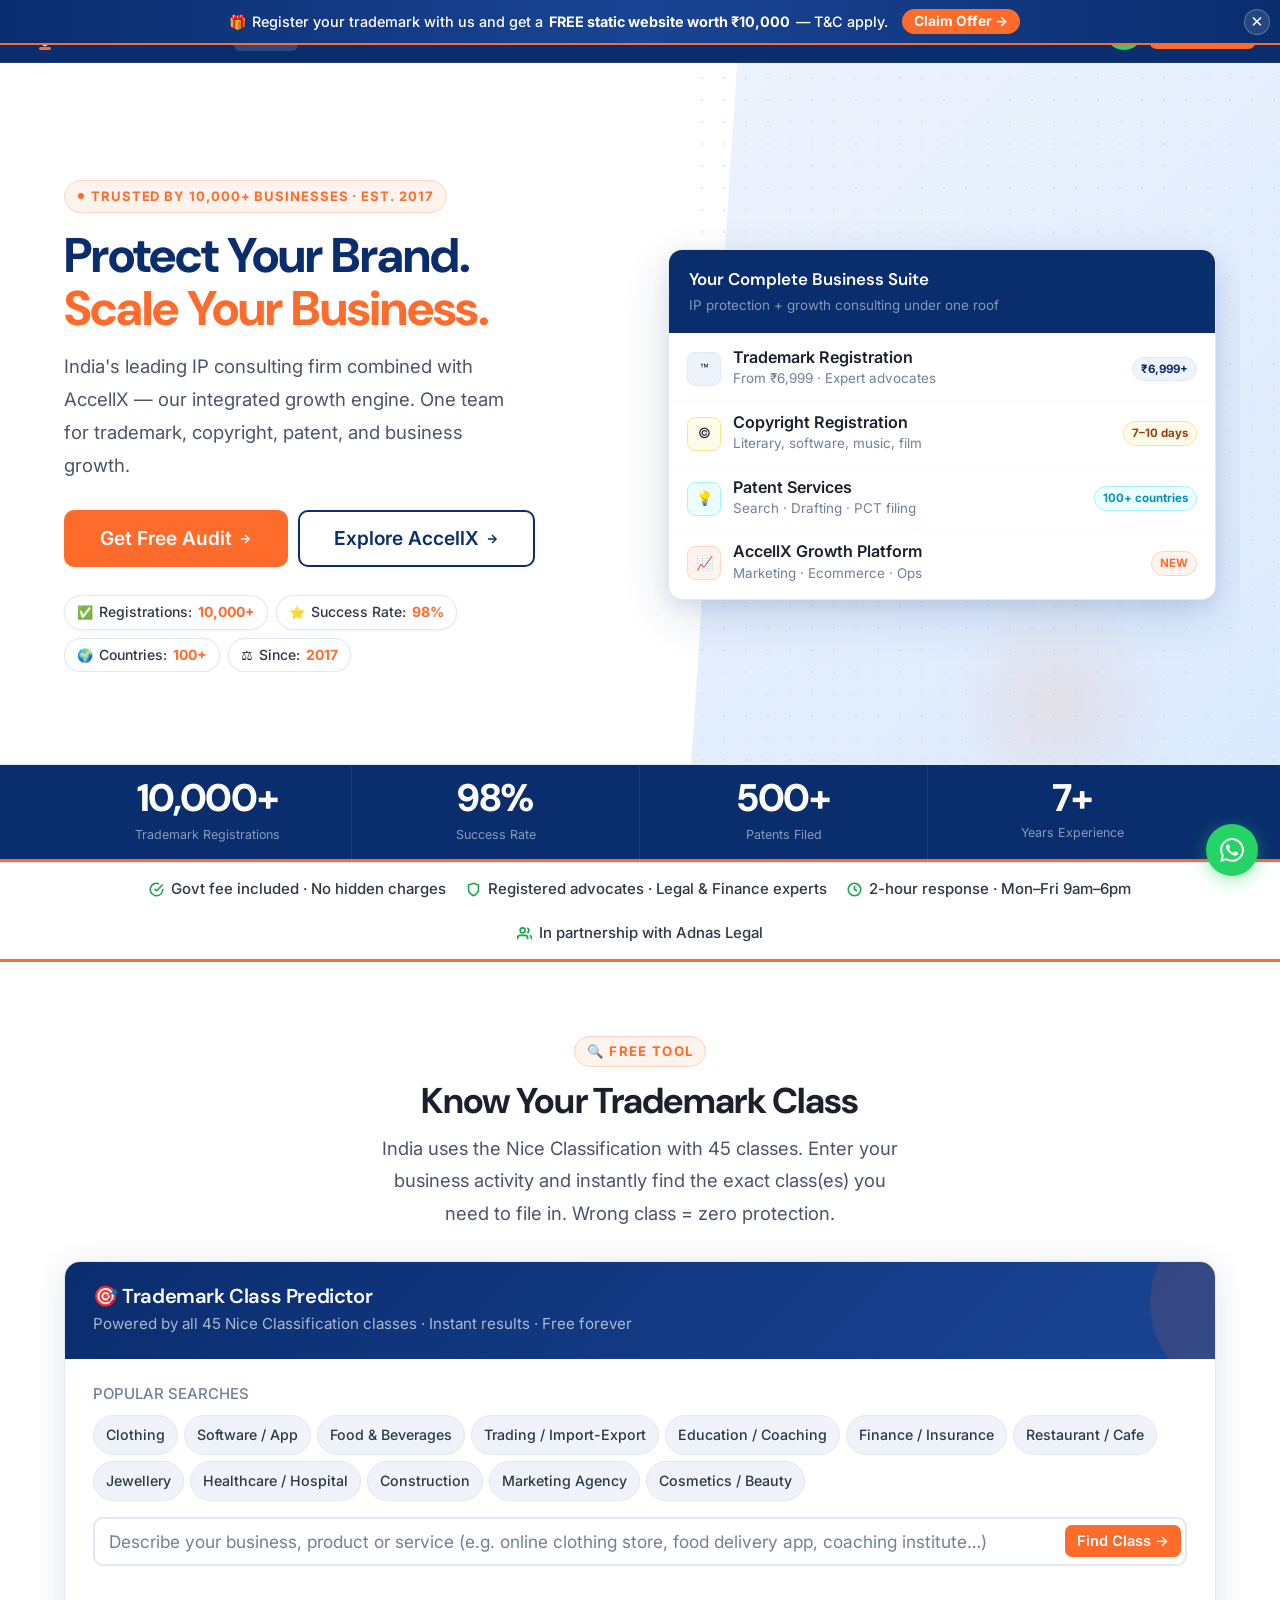
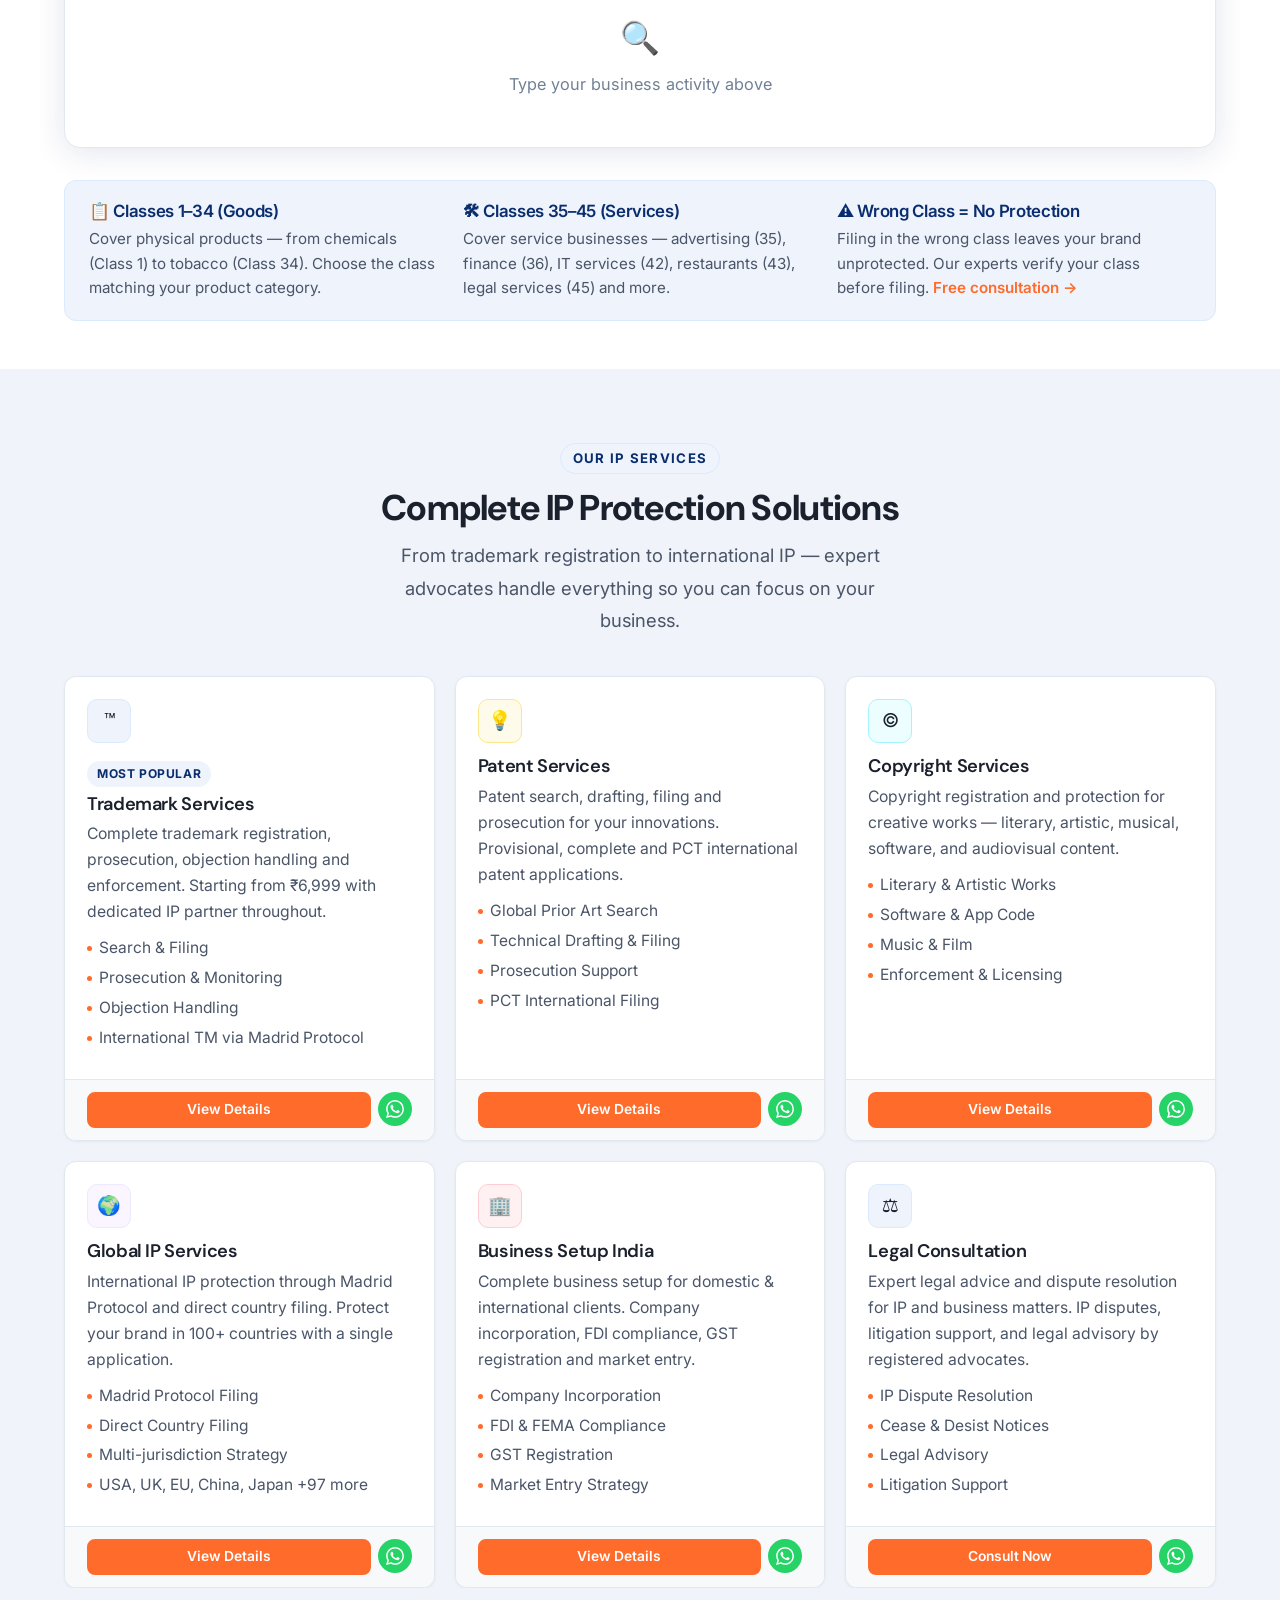
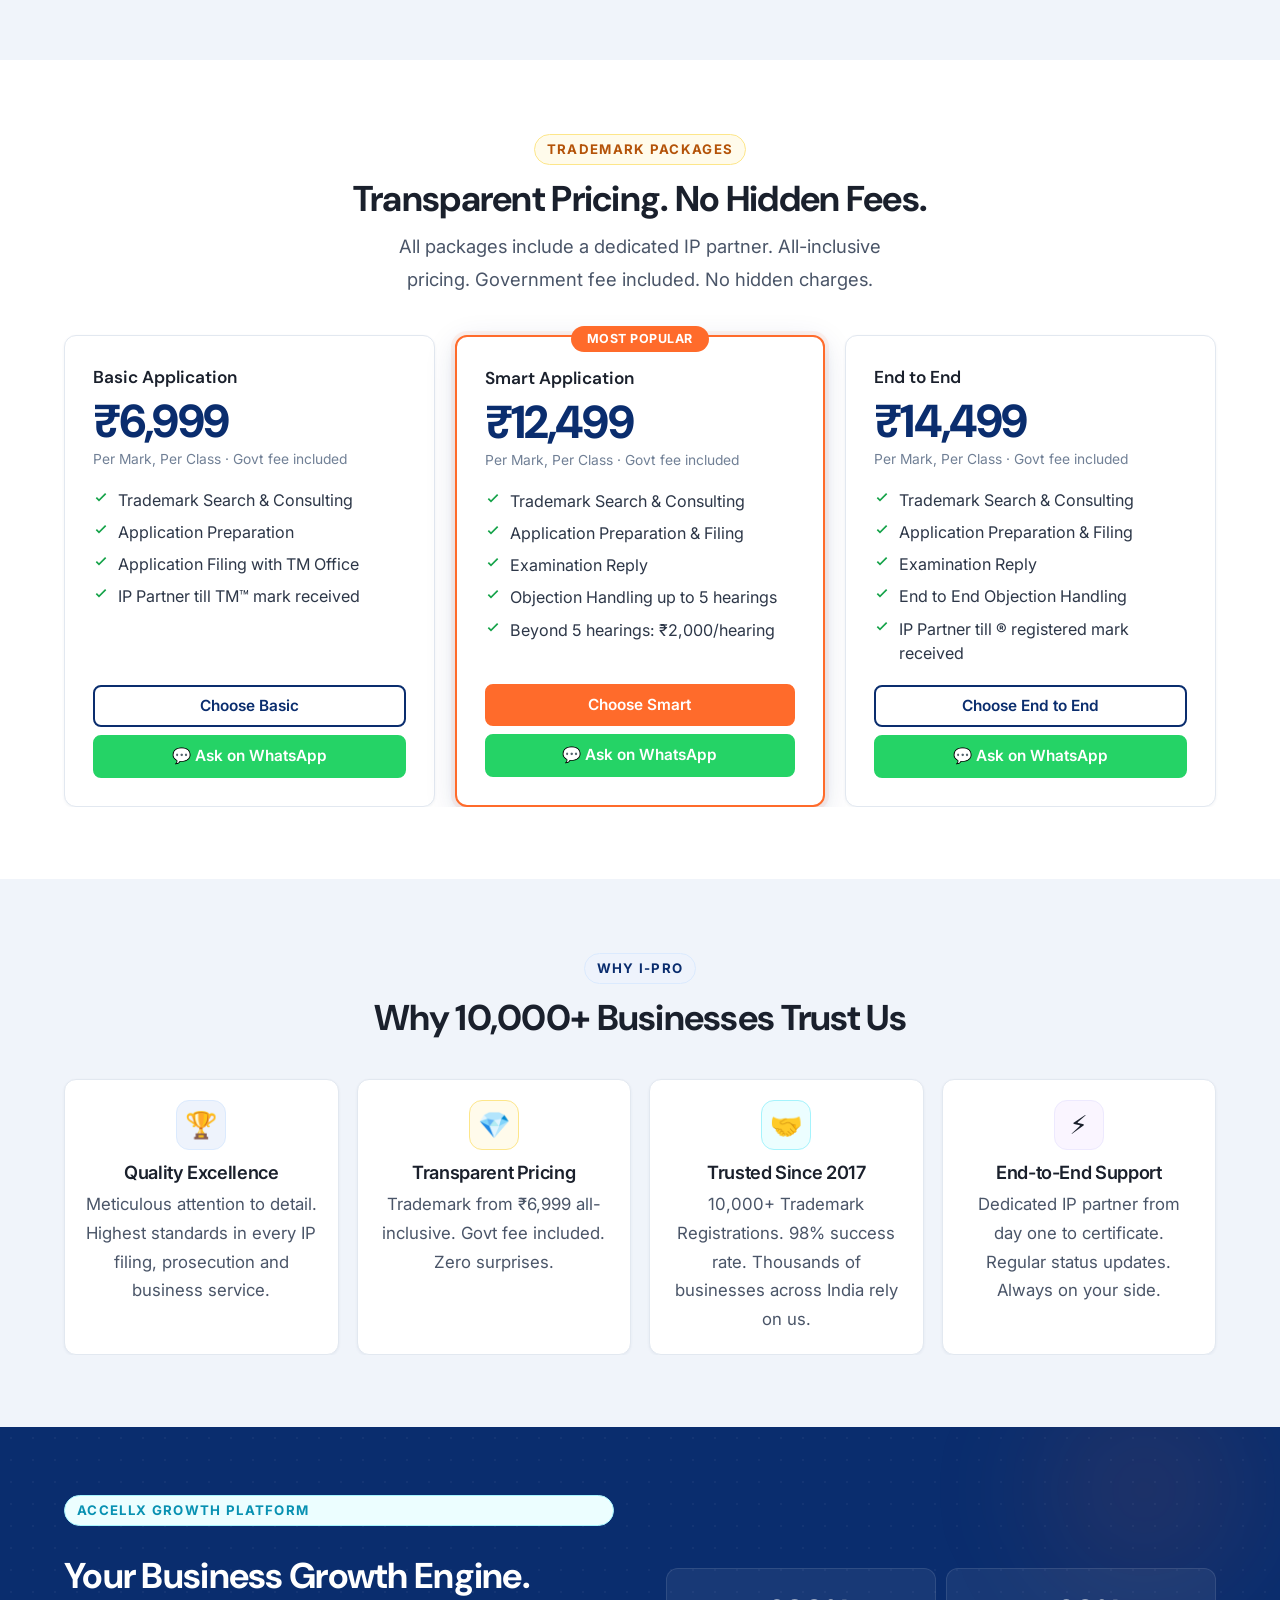
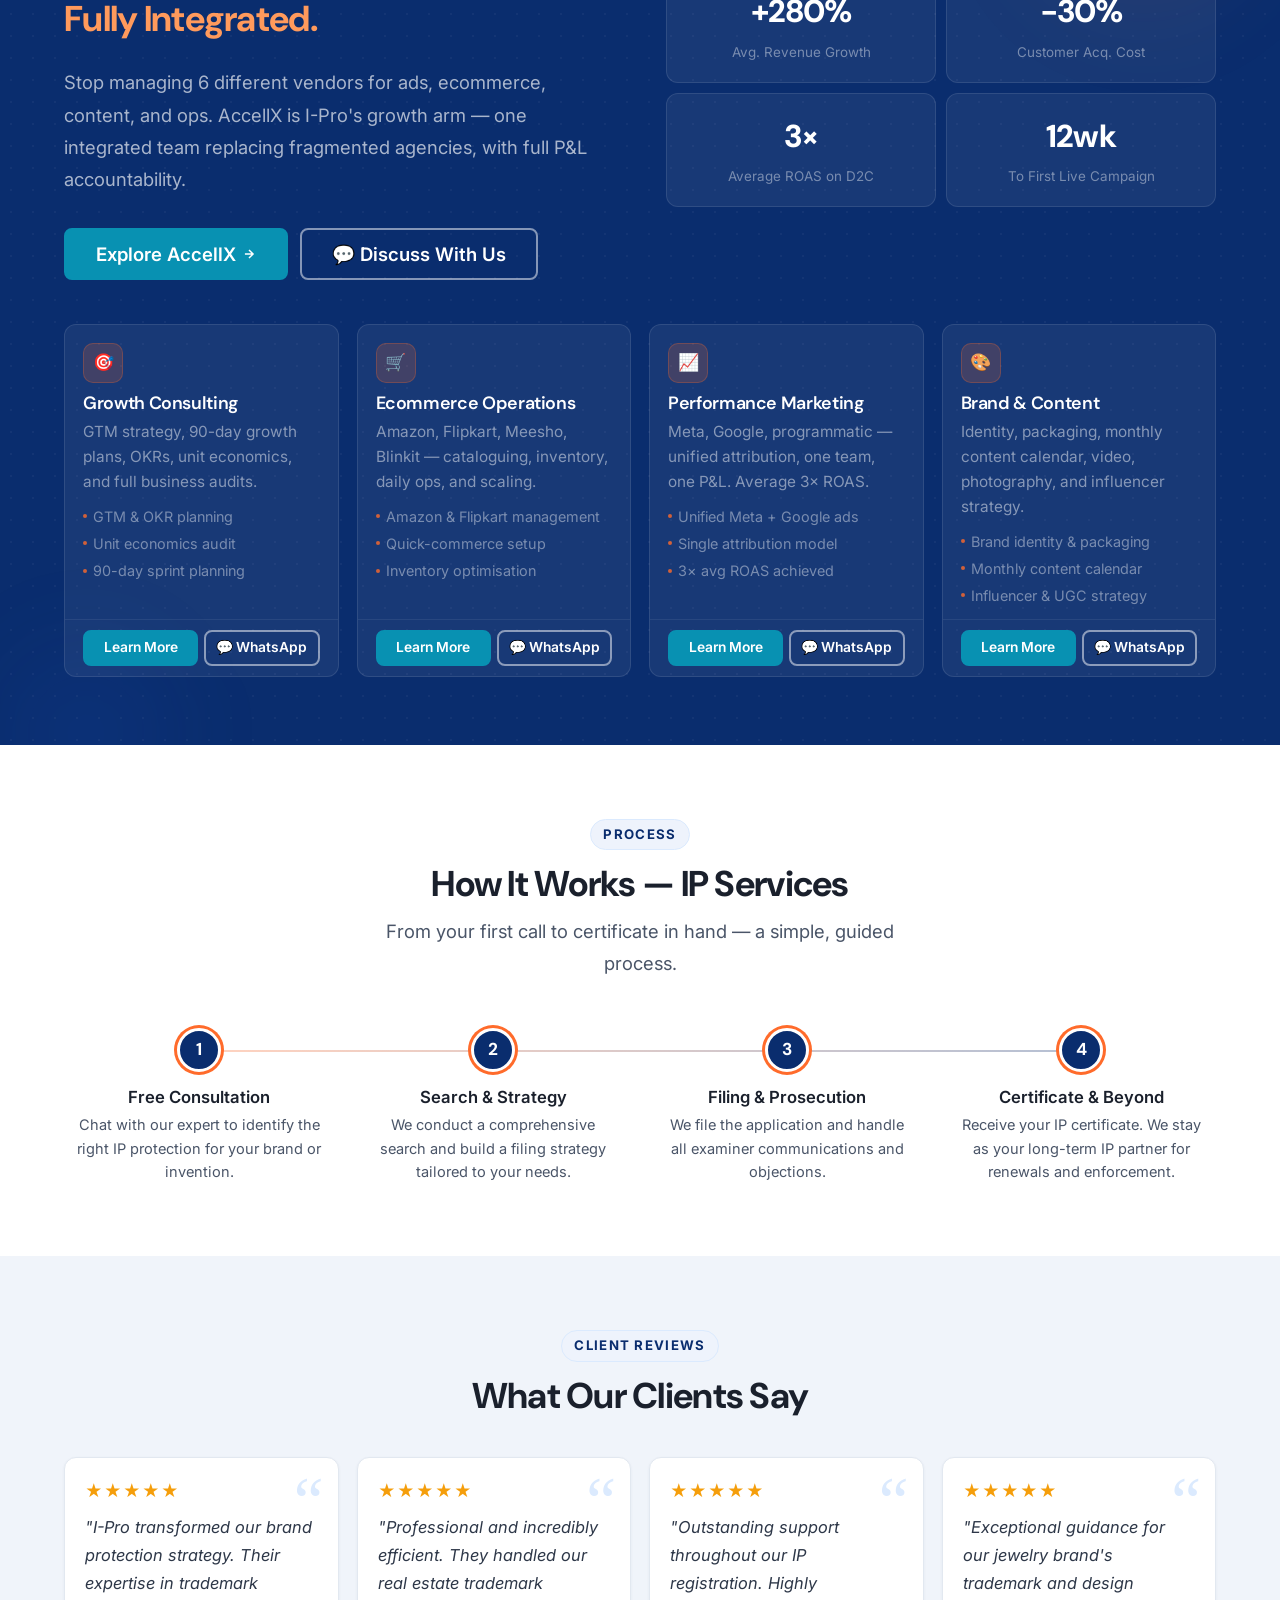
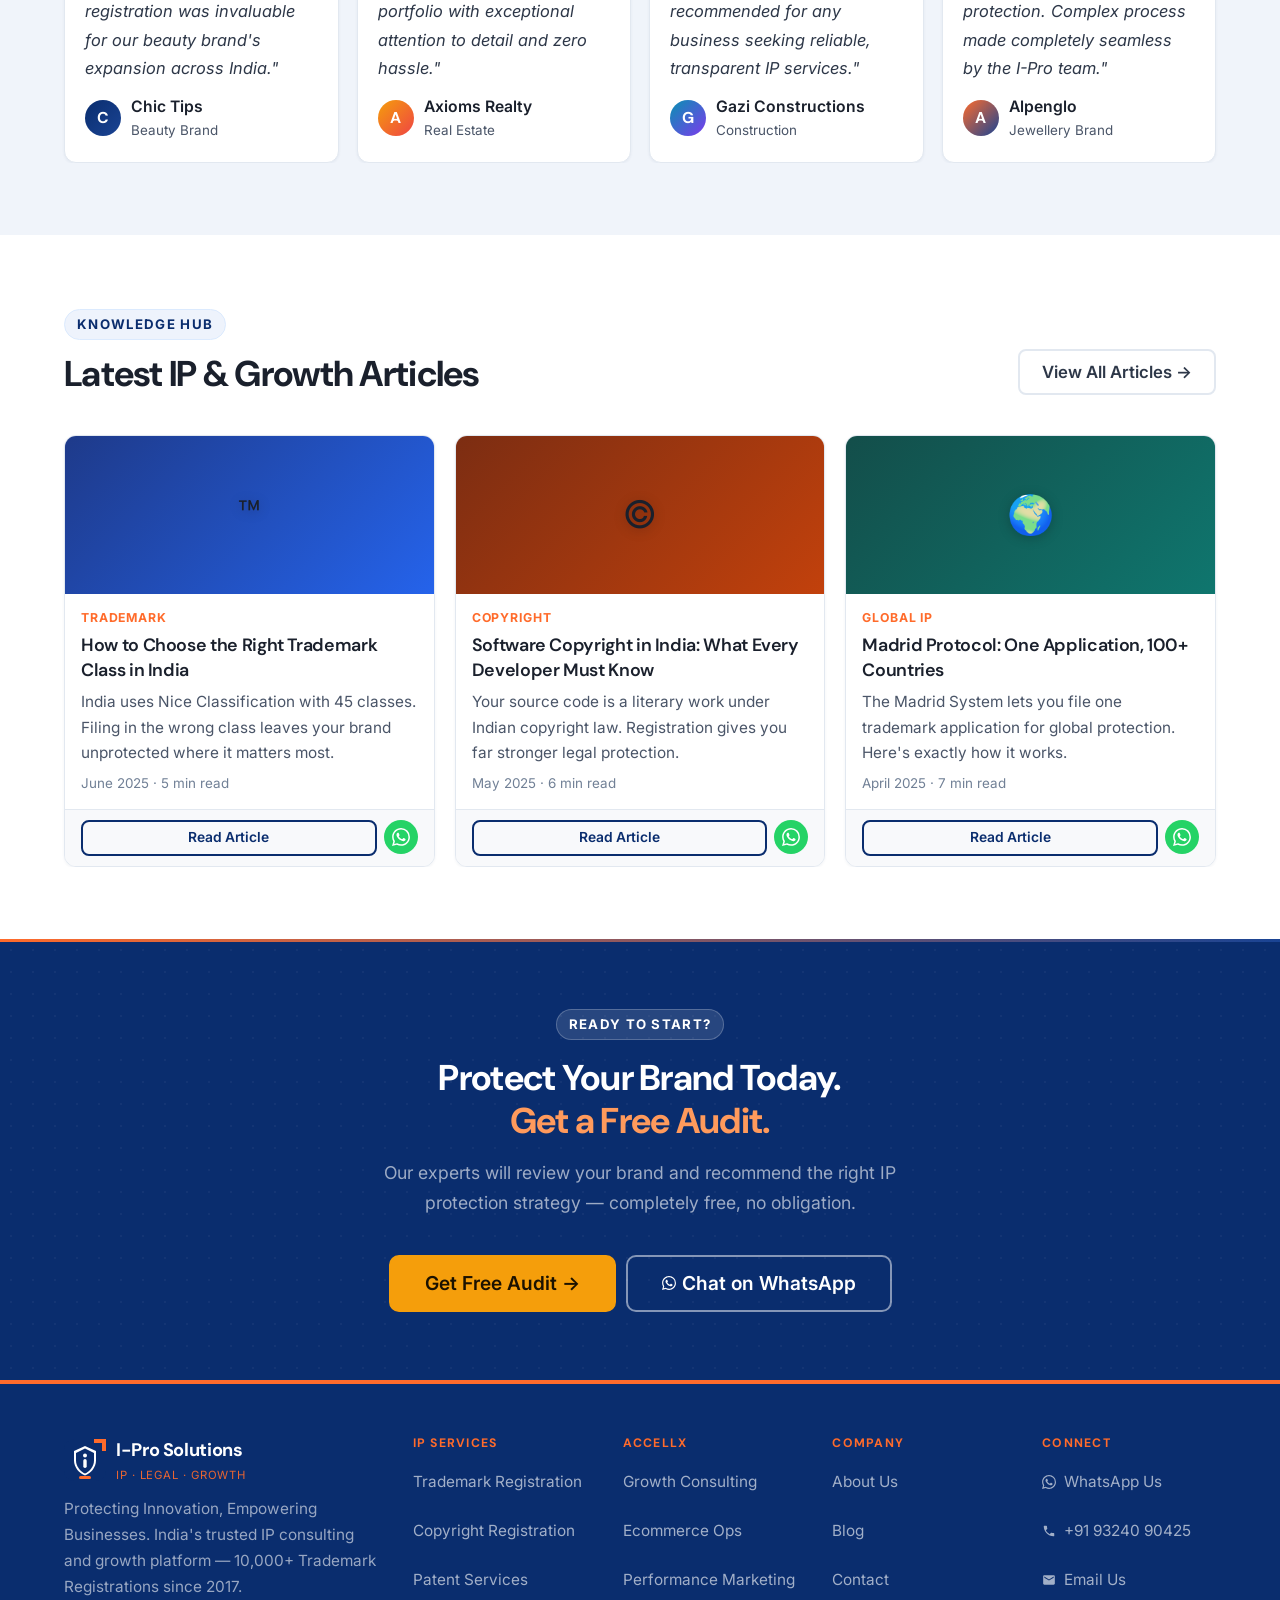
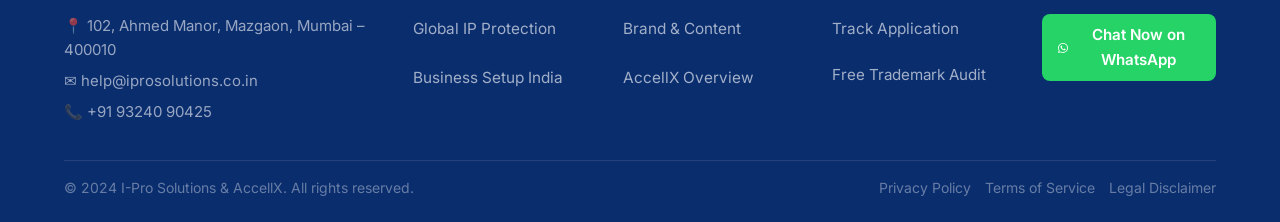
<file: index.html>
<!DOCTYPE html>
<html lang="en">
<head>
<meta charset="UTF-8"/>
<meta name="viewport" content="width=device-width, initial-scale=1.0"/>
<title>I-Pro Solutions — IP Protection & Business Growth | Mumbai</title>
<meta name="description" content="Trademark registration, copyright, patents and global IP protection by expert advocates. Serving 10,000+ businesses since 2017. Free consultation."/>
<link rel="preconnect" href="https://fonts.googleapis.com"/>
<link href="https://fonts.googleapis.com/css2?family=DM+Sans:ital,opsz,wght@0,9..40,300;0,9..40,400;0,9..40,500;0,9..40,600;0,9..40,700;0,9..40,800;1,9..40,400&family=Inter:wght@300;400;500;600;700&display=swap" rel="stylesheet"/>
<link rel="stylesheet" href="css/style.css"/>
  <!-- Google Analytics -->
  <script async src="https://www.googletagmanager.com/gtag/js?id=G-0BHHY904RE"></script>
  <script>window.dataLayer=window.dataLayer||[];function gtag(){dataLayer.push(arguments);}gtag('js',new Date());gtag('config','G-0BHHY904RE');</script>
  <!-- Microsoft Clarity -->
  <script type="text/javascript">(function(c,l,a,r,i,t,y){c[a]=c[a]||function(){(c[a].q=c[a].q||[]).push(arguments)};t=l.createElement(r);t.async=1;t.src="https://www.clarity.ms/tag/"+i;y=l.getElementsByTagName(r)[0];y.parentNode.insertBefore(t,y)})(window,document,"clarity","script","w06bbfz67f");</script>
<script type="application/ld+json">
{
  "@context":"https://schema.org",
  "@type":"LegalService",
  "name":"I-Pro Solutions",
  "url":"https://iprosolutions.co.in",
  "logo":"https://iprosolutions.co.in/logo.png",
  "description":"India leading IP consulting firm. Trademark registration from Rs 6999. Copyright, patent, global IP protection and AccellX growth platform.",
  "telephone":"+91-93240-90425",
  "email":"help@iprosolutions.co.in",
  "address":{
    "@type":"PostalAddress",
    "streetAddress":"102, Ahmed Manor, Mazgaon",
    "addressLocality":"Mumbai",
    "addressRegion":"Maharashtra",
    "postalCode":"400010",
    "addressCountry":"IN"
  },
  "geo":{"@type":"GeoCoordinates","latitude":18.9647,"longitude":72.8378},
  "openingHoursSpecification":[
    {"@type":"OpeningHoursSpecification","dayOfWeek":["Monday","Tuesday","Wednesday","Thursday","Friday"],"opens":"09:00","closes":"18:00"},
    {"@type":"OpeningHoursSpecification","dayOfWeek":["Saturday"],"opens":"10:00","closes":"16:00"}
  ],
  "sameAs":["https://www.linkedin.com/company/ipro-solutions"],
  "priceRange":"₹₹",
  "areaServed":"IN",
  "hasOfferCatalog":{
    "@type":"OfferCatalog",
    "name":"IP Services",
    "itemListElement":[
      {"@type":"Offer","itemOffered":{"@type":"Service","name":"Trademark Registration","description":"Complete trademark registration from Rs 6999 including government fee"}},
      {"@type":"Offer","itemOffered":{"@type":"Service","name":"Copyright Registration"}},
      {"@type":"Offer","itemOffered":{"@type":"Service","name":"Patent Filing"}}
    ]
  }
}
</script>
</head>
<body>

<!-- ═══ PROMO BAR — Edit text here to update offers ═══
     Change the text between the <strong> tags and the <a> href/text to update.
     The bar shows once per session and can be dismissed with the ✕ button.     -->
<a href="#main-content" class="skip-link">Skip to main content</a>
<div id="promo-bar" class="promo-bar" style="display:none">
  <span class="promo-bar-inner">
    <span class="promo-bar-icon">🎁</span>
    Register your trademark with us and get a <strong>FREE static website worth ₹10,000</strong> — T&amp;C apply.
    <a href="#" data-modal="lead" class="promo-bar-cta">Claim Offer →</a>
  </span>
  <button class="promo-bar-x" id="promo-bar-x" aria-label="Close">✕</button>
</div>
<nav class="nav" id="main-nav">
  <div class="nav-inner">
    <a href="index.html" class="logo">
      <svg class="logo-svg" width="42" height="42" viewBox="0 0 42 42" fill="none" xmlns="http://www.w3.org/2000/svg" aria-label="I-Pro Solutions">
  <!-- Outer rounded square, deep blue -->
  <rect width="42" height="42" rx="10" fill="#0a2d6e"/>
  <!-- Orange accent top-right corner bar -->
  <rect x="30" y="0" width="12" height="4" rx="0" fill="#ff6b2b"/>
  <rect x="38" y="0" width="4" height="12" rx="0" fill="#ff6b2b"/>
  <!-- Shield body, white solid -->
  <path d="M21 7L10 12V21.5C10 28.5 15.5 34.5 21 36.5C26.5 34.5 32 28.5 32 21.5V12L21 7Z" fill="white"/>
  <!-- Shield inner blue fill -->
  <path d="M21 9.5L12 14V21.5C12 27.5 16.5 32.8 21 34.5C25.5 32.8 30 27.5 30 21.5V14L21 9.5Z" fill="#0a2d6e"/>
  <!-- Letter i — dot -->
  <circle cx="21" cy="16.5" r="2" fill="white"/>
  <!-- Letter i — stem -->
  <rect x="19.3" y="20" width="3.4" height="9" rx="1.7" fill="white"/>
  <!-- Orange underline accent -->
  <rect x="15" y="37" width="12" height="3" rx="1.5" fill="#ff6b2b"/>
</svg>
      <div class="logo-text-wrap">
        <div class="logo-name">I-Pro Solutions</div>
        <div class="logo-tag">IP · Legal · Growth</div>
      </div>
    </a>
    <ul class="nav-links" id="nav-links" role="navigation" aria-label="Main navigation">
      <li><a href="index.html"                   class="nav-link active">Home</a></li>
      <li><a href="pages/trademarks.html"        class="nav-link">Trademarks</a></li>
      <li><a href="pages/copyright.html"         class="nav-link">Copyright</a></li>
      <li><a href="pages/patents.html"           class="nav-link">Patents</a></li>
      <li><a href="pages/global-tm.html"         class="nav-link">Global IP</a></li>
      <li><a href="pages/business-setup.html"    class="nav-link">Biz Setup</a></li>
      <div class="nav-divider"></div>
      <li><a href="pages/accellx.html"           class="nav-link" style="color:#14b8a6">AccellX ✦</a></li>
      <div class="nav-divider"></div>
      <li><a href="pages/blog.html"              class="nav-link">Blog</a></li>
      <li><a href="pages/about.html"             class="nav-link">About</a></li>
      <li><a href="pages/contact.html"           class="nav-link">Contact</a></li>
    </ul>
    <div class="nav-actions">
      <a href="#" class="btn-wa-icon nav-wa-icon" data-wa="Hi I-Pro! I need help with services." title="Chat on WhatsApp" aria-label="Chat on WhatsApp"><svg viewBox="0 0 24 24" fill="currentColor" width="18" height="18" aria-hidden="true"><path d="M17.472 14.382c-.297-.149-1.758-.867-2.03-.967-.273-.099-.471-.148-.67.15-.197.297-.767.966-.94 1.164-.173.199-.347.223-.644.075-.297-.15-1.255-.463-2.39-1.475-.883-.788-1.48-1.761-1.653-2.059-.173-.297-.018-.458.13-.606.134-.133.298-.347.446-.52.149-.174.198-.298.298-.497.099-.198.05-.371-.025-.52-.075-.149-.669-1.612-.916-2.207-.242-.579-.487-.5-.669-.51a9.56 9.56 0 00-.57-.01c-.198 0-.52.074-.792.372-.272.297-1.04 1.016-1.04 2.479 0 1.462 1.065 2.875 1.213 3.074.149.198 2.096 3.2 5.077 4.487.709.306 1.262.489 1.694.625.712.227 1.36.195 1.871.118.571-.085 1.758-.719 2.006-1.413.248-.694.248-1.289.173-1.413-.074-.124-.272-.198-.57-.347m-5.421 7.403h-.004a9.87 9.87 0 01-5.031-1.378l-.361-.214-3.741.982.998-3.648-.235-.374a9.86 9.86 0 01-1.51-5.26c.001-5.45 4.436-9.884 9.888-9.884 2.64 0 5.122 1.03 6.988 2.898a9.825 9.825 0 012.893 6.994c-.003 5.45-4.437 9.884-9.885 9.884m8.413-18.297A11.815 11.815 0 0012.05 0C5.495 0 .16 5.335.157 11.892c0 2.096.547 4.142 1.588 5.945L.057 24l6.305-1.654a11.882 11.882 0 005.683 1.448h.005c6.554 0 11.89-5.335 11.893-11.893a11.821 11.821 0 00-3.48-8.413z"/></svg></a>
      <button class="btn btn-gold btn-sm hide-mob" data-modal="lead" aria-haspopup="dialog">Free Audit</button>
    </div>
    <button class="nav-ham" id="nav-ham" aria-label="Open menu" aria-expanded="false" aria-controls="nav-links">
      <span></span><span></span><span></span>
    </button>
  </div>
</nav>

<!-- ── HERO ─────────────────────────────────────── -->
<!-- ── HERO — Corpbiz style: white bg, blue heading, orange CTA ── -->
<section class="hero" id="main-content">
  <div class="hero-bg">
    <div class="hero-accent-bar"></div>
    <div class="hero-right-bg"></div>
    <div class="hero-dots"></div>
    <div class="hero-circle1"></div>
    <div class="hero-circle2"></div>
  </div>
  <div class="container">
    <div class="hero-inner">
      <div class="hero-left">
        <div class="hero-tag reveal">
          <span class="hero-tag-dot"></span>
          Trusted by 10,000+ Businesses · Est. 2017
        </div>
        <h1 class="reveal delay-1">
          Protect Your Brand.<br/>
          <span class="orange">Scale Your Business.</span>
        </h1>
        <p class="hero-sub reveal delay-2">India's leading IP consulting firm combined with AccellX — our integrated growth engine. One team for trademark, copyright, patent, and business growth.</p>
        <div class="hero-btns reveal delay-3">
          <button class="btn btn-primary btn-xl" data-modal="lead" aria-haspopup="dialog">
            Get Free Audit
            <svg fill="none" viewBox="0 0 24 24" stroke="currentColor" stroke-width="2.5"><path d="M5 12h14M12 5l7 7-7 7"/></svg>
          </button>
          <a href="pages/accellx.html" class="btn btn-outline btn-xl">
            Explore AccellX
            <svg fill="none" viewBox="0 0 24 24" stroke="currentColor" stroke-width="2.5"><path d="M5 12h14M12 5l7 7-7 7"/></svg>
          </a>
        </div>
        <!-- Trust chips -->
        <div class="hero-chips reveal delay-4">
          <div class="hero-chip">
            <span class="hero-chip-icon">✅</span>
            <span class="hero-chip-text">Registrations:</span>
            <span class="hero-chip-val">10,000+</span>
          </div>
          <div class="hero-chip">
            <span class="hero-chip-icon">⭐</span>
            <span class="hero-chip-text">Success Rate:</span>
            <span class="hero-chip-val">98%</span>
          </div>
          <div class="hero-chip">
            <span class="hero-chip-icon">🌍</span>
            <span class="hero-chip-text">Countries:</span>
            <span class="hero-chip-val">100+</span>
          </div>
          <div class="hero-chip">
            <span class="hero-chip-icon">⚖️</span>
            <span class="hero-chip-text">Since:</span>
            <span class="hero-chip-val">2017</span>
          </div>
        </div>
      </div>
      <!-- Right panel — white card with service list -->
      <div class="hero-panel reveal-right delay-2">
        <div class="hpanel-hdr">
          <div class="hpanel-title">Your Complete Business Suite</div>
          <div class="hpanel-sub">IP protection + growth consulting under one roof</div>
        </div>
        <div class="hpanel-body">
          <div class="panel-row">
            <div class="panel-ico ico-blue">™</div>
            <div><div class="panel-label">Trademark Registration</div><div class="panel-hint">From ₹6,999 · Expert advocates</div></div>
            <span class="panel-badge pb-blue">₹6,999+</span>
          </div>
          <div class="panel-row">
            <div class="panel-ico ico-gold">©</div>
            <div><div class="panel-label">Copyright Registration</div><div class="panel-hint">Literary, software, music, film</div></div>
            <span class="panel-badge pb-gold">7–10 days</span>
          </div>
          <div class="panel-row">
            <div class="panel-ico ico-teal">💡</div>
            <div><div class="panel-label">Patent Services</div><div class="panel-hint">Search · Drafting · PCT filing</div></div>
            <span class="panel-badge pb-teal">100+ countries</span>
          </div>
          <div class="panel-row">
            <div class="panel-ico ico-orange">📈</div>
            <div><div class="panel-label">AccellX Growth Platform</div><div class="panel-hint">Marketing · Ecommerce · Ops</div></div>
            <span class="panel-badge pb-new">NEW</span>
          </div>
        </div>
      </div>
    </div>
  </div>
</section>



<!-- Stats bar — clean 4-column -->
<div class="trust-bar" role="region" aria-label="Key statistics">
  <div class="container">
    <div class="trust-bar-g">
      <div class="trust-cell"><span class="trust-v counter" data-target="10000" data-suffix="+">0</span><span class="trust-l">Trademark Registrations</span></div>
      <div class="trust-cell"><span class="trust-v counter" data-target="98"    data-suffix="%">0</span><span class="trust-l">Success Rate</span></div>
      <div class="trust-cell"><span class="trust-v counter" data-target="500"   data-suffix="+">0</span><span class="trust-l">Patents Filed</span></div>
      <div class="trust-cell"><span class="trust-v">7+</span><span class="trust-l">Years Experience</span></div>
    </div>
  </div>
</div>

<!-- Trust signals strip — below stats bar, separate row -->
<div class="trust-strip" role="complementary" aria-label="Trust indicators">
  <div class="container">
    <div class="trust-strip-inner">
      <div class="trust-item">
        <svg width="15" height="15" viewBox="0 0 24 24" fill="none" stroke="currentColor" stroke-width="2.5" aria-hidden="true"><path d="M22 11.08V12a10 10 0 11-5.93-9.14"/><polyline points="22 4 12 14.01 9 11.01"/></svg>
        <span>Govt fee included · No hidden charges</span>
      </div>
      <div class="trust-item">
        <svg width="15" height="15" viewBox="0 0 24 24" fill="none" stroke="currentColor" stroke-width="2.5" aria-hidden="true"><path d="M12 22s8-4 8-10V5l-8-3-8 3v7c0 6 8 10 8 10z"/></svg>
        <span>Registered advocates · Legal &amp; Finance experts</span>
      </div>
      <div class="trust-item">
        <svg width="15" height="15" viewBox="0 0 24 24" fill="none" stroke="currentColor" stroke-width="2.5" aria-hidden="true"><circle cx="12" cy="12" r="10"/><polyline points="12 6 12 12 16 14"/></svg>
        <span>2-hour response · Mon–Fri 9am–6pm</span>
      </div>
      <div class="trust-item">
        <svg width="15" height="15" viewBox="0 0 24 24" fill="none" stroke="currentColor" stroke-width="2.5" aria-hidden="true"><path d="M17 21v-2a4 4 0 00-4-4H5a4 4 0 00-4 4v2"/><circle cx="9" cy="7" r="4"/><path d="M23 21v-2a4 4 0 00-3-3.87M16 3.13a4 4 0 010 7.75"/></svg>
        <span>In partnership with Adnas Legal</span>
      </div>
    </div>
  </div>
</div>

<!-- ═══ TRADEMARK CLASS FINDER TOOL ═══ -->
<section class="section white" style="padding-bottom:48px" id="class-finder">
  <div class="container">
    <div class="text-center mb32 reveal">
      <div class="eyebrow orange mb12">🔍 Free Tool</div>
      <h2 class="sec-title">Know Your Trademark Class</h2>
      <p class="sec-sub center mt8">India uses the Nice Classification with 45 classes. Enter your business activity and instantly find the exact class(es) you need to file in. Wrong class = zero protection.</p>
      <!-- SEO keywords -->
      <p style="font-size:.01px;color:transparent;position:absolute">trademark class finder india, nice classification india, which trademark class for my business, trademark class search tool, free trademark class prediction, nice classification tool india, class 35 trademark india, what class is my trademark, trademark class 9 software, trademark class 25 clothing, trademark class 42 it services, trademark classification india 2025</p>
    </div>
    <div class="tm-finder reveal" id="tm-finder-container">
      <div class="tm-finder-hdr">
        <h3>🎯 Trademark Class Predictor</h3>
        <p>Powered by all 45 Nice Classification classes · Instant results · Free forever</p>
      </div>
      <div class="tm-finder-body">
        <!-- Popular searches -->
        <div style="margin-bottom:14px">
          <p style="font-size:.78rem;color:var(--text4);margin-bottom:8px;font-weight:500">POPULAR SEARCHES</p>
          <div class="tm-popular">
            <span class="tm-popular-tag">Clothing</span>
            <span class="tm-popular-tag">Software / App</span>
            <span class="tm-popular-tag">Food &amp; Beverages</span>
            <span class="tm-popular-tag">Trading / Import-Export</span>
            <span class="tm-popular-tag">Education / Coaching</span>
            <span class="tm-popular-tag">Finance / Insurance</span>
            <span class="tm-popular-tag">Restaurant / Cafe</span>
            <span class="tm-popular-tag">Jewellery</span>
            <span class="tm-popular-tag">Healthcare / Hospital</span>
            <span class="tm-popular-tag">Construction</span>
            <span class="tm-popular-tag">Marketing Agency</span>
            <span class="tm-popular-tag">Cosmetics / Beauty</span>
          </div>
        </div>
        <!-- Search input -->
        <div class="tm-search-wrap">
          <input class="tm-search-input" type="text" placeholder="Describe your business, product or service (e.g. online clothing store, food delivery app, coaching institute…)" autocomplete="off" id="tm-class-input"/>
          <button class="tm-search-btn" type="button">Find Class →</button>
        </div>
        <!-- Results -->
        <div class="tm-results">
          <div class="tm-empty"><div class="tm-empty-icon">🔍</div>Type your business activity above to find your trademark class</div>
        </div>
        <!-- CTA -->
        <div class="tm-cta-bar" style="display:none">
          <p>✅ Found your class? Register your trademark from ₹6,999 — govt fee included.</p>
          <div style="display:flex;gap:8px;flex-wrap:wrap">
            <button class="btn btn-primary btn-sm" data-modal="lead" aria-haspopup="dialog">Register Now →</button>
            <a href="#" class="btn-wa-icon " data-wa="Hi! I found my trademark class and want to register." title="Chat on WhatsApp" aria-label="Chat on WhatsApp"><svg viewBox="0 0 24 24" fill="currentColor" width="18" height="18"><path d="M17.472 14.382c-.297-.149-1.758-.867-2.03-.967-.273-.099-.471-.148-.67.15-.197.297-.767.966-.94 1.164-.173.199-.347.223-.644.075-.297-.15-1.255-.463-2.39-1.475-.883-.788-1.48-1.761-1.653-2.059-.173-.297-.018-.458.13-.606.134-.133.298-.347.446-.52.149-.174.198-.298.298-.497.099-.198.05-.371-.025-.52-.075-.149-.669-1.612-.916-2.207-.242-.579-.487-.5-.669-.51a9.56 9.56 0 00-.57-.01c-.198 0-.52.074-.792.372-.272.297-1.04 1.016-1.04 2.479 0 1.462 1.065 2.875 1.213 3.074.149.198 2.096 3.2 5.077 4.487.709.306 1.262.489 1.694.625.712.227 1.36.195 1.871.118.571-.085 1.758-.719 2.006-1.413.248-.694.248-1.289.173-1.413-.074-.124-.272-.198-.57-.347m-5.421 7.403h-.004a9.87 9.87 0 01-5.031-1.378l-.361-.214-3.741.982.998-3.648-.235-.374a9.86 9.86 0 01-1.51-5.26c.001-5.45 4.436-9.884 9.888-9.884 2.64 0 5.122 1.03 6.988 2.898a9.825 9.825 0 012.893 6.994c-.003 5.45-4.437 9.884-9.885 9.884m8.413-18.297A11.815 11.815 0 0012.05 0C5.495 0 .16 5.335.157 11.892c0 2.096.547 4.142 1.588 5.945L.057 24l6.305-1.654a11.882 11.882 0 005.683 1.448h.005c6.554 0 11.89-5.335 11.893-11.893a11.821 11.821 0 00-3.48-8.413z"/></svg></a>
          </div>
        </div>
      </div>
    </div>
    <!-- SEO block below tool -->
    <div class="reveal mt32" style="background:var(--cb-blue-lt);border-radius:12px;padding:20px 24px;border:1px solid var(--cb-blue-lt2)">
      <div style="display:grid;grid-template-columns:1fr 1fr 1fr;gap:20px">
        <div>
          <h4 style="font-size:.88rem;color:var(--cb-blue);margin-bottom:6px">📋 Classes 1–34 (Goods)</h4>
          <p style="font-size:.79rem;line-height:1.6">Cover physical products — from chemicals (Class 1) to tobacco (Class 34). Choose the class matching your product category.</p>
        </div>
        <div>
          <h4 style="font-size:.88rem;color:var(--cb-blue);margin-bottom:6px">🛠 Classes 35–45 (Services)</h4>
          <p style="font-size:.79rem;line-height:1.6">Cover service businesses — advertising (35), finance (36), IT services (42), restaurants (43), legal services (45) and more.</p>
        </div>
        <div>
          <h4 style="font-size:.88rem;color:var(--cb-blue);margin-bottom:6px">⚠️ Wrong Class = No Protection</h4>
          <p style="font-size:.79rem;line-height:1.6">Filing in the wrong class leaves your brand unprotected. Our experts verify your class before filing. <a href="#" data-modal="lead" style="color:var(--cb-orange);font-weight:600">Free consultation →</a></p>
        </div>
      </div>
    </div>
  </div>
</section>
<!-- ── Core IP Services ──────────────────────────── -->
<section class="section alt">
  <div class="container">
    <div class="text-center mb40 reveal">
      <div class="eyebrow blue">Our IP Services</div>
      <h2 class="sec-title">Complete IP Protection Solutions</h2>
      <p class="sec-sub center mt12">From trademark registration to international IP — expert advocates handle everything so you can focus on your business.</p>
    </div>
    <div class="grid3">

      <div class="card svc-card reveal delay-1">
        <div class="svc-card-head">
          <div class="svc-ico ico-bg-blue">™</div>
          <span class="badge-eyebrow be-blue">Most Popular</span>
          <h3>Trademark Services</h3>
          <p>Complete trademark registration, prosecution, objection handling and enforcement. Starting from ₹6,999 with dedicated IP partner throughout.</p>
          <div class="feat-list">
            <div class="feat-item">Search &amp; Filing</div>
            <div class="feat-item">Prosecution &amp; Monitoring</div>
            <div class="feat-item">Objection Handling</div>
            <div class="feat-item">International TM via Madrid Protocol</div>
          </div>
        </div>
        <div class="svc-card-foot">
          <a href="pages/trademarks.html" class="btn btn-primary btn-sm">View Details</a>
          <a href="#" class="btn-wa-icon " data-wa="Hi! I need trademark registration help." title="Chat on WhatsApp" aria-label="Chat on WhatsApp"><svg viewBox="0 0 24 24" fill="currentColor" width="18" height="18"><path d="M17.472 14.382c-.297-.149-1.758-.867-2.03-.967-.273-.099-.471-.148-.67.15-.197.297-.767.966-.94 1.164-.173.199-.347.223-.644.075-.297-.15-1.255-.463-2.39-1.475-.883-.788-1.48-1.761-1.653-2.059-.173-.297-.018-.458.13-.606.134-.133.298-.347.446-.52.149-.174.198-.298.298-.497.099-.198.05-.371-.025-.52-.075-.149-.669-1.612-.916-2.207-.242-.579-.487-.5-.669-.51a9.56 9.56 0 00-.57-.01c-.198 0-.52.074-.792.372-.272.297-1.04 1.016-1.04 2.479 0 1.462 1.065 2.875 1.213 3.074.149.198 2.096 3.2 5.077 4.487.709.306 1.262.489 1.694.625.712.227 1.36.195 1.871.118.571-.085 1.758-.719 2.006-1.413.248-.694.248-1.289.173-1.413-.074-.124-.272-.198-.57-.347m-5.421 7.403h-.004a9.87 9.87 0 01-5.031-1.378l-.361-.214-3.741.982.998-3.648-.235-.374a9.86 9.86 0 01-1.51-5.26c.001-5.45 4.436-9.884 9.888-9.884 2.64 0 5.122 1.03 6.988 2.898a9.825 9.825 0 012.893 6.994c-.003 5.45-4.437 9.884-9.885 9.884m8.413-18.297A11.815 11.815 0 0012.05 0C5.495 0 .16 5.335.157 11.892c0 2.096.547 4.142 1.588 5.945L.057 24l6.305-1.654a11.882 11.882 0 005.683 1.448h.005c6.554 0 11.89-5.335 11.893-11.893a11.821 11.821 0 00-3.48-8.413z"/></svg></a>
        </div>
      </div>

      <div class="card svc-card reveal delay-2">
        <div class="svc-card-head">
          <div class="svc-ico ico-bg-gold">💡</div>
          <h3>Patent Services</h3>
          <p>Patent search, drafting, filing and prosecution for your innovations. Provisional, complete and PCT international patent applications.</p>
          <div class="feat-list">
            <div class="feat-item">Global Prior Art Search</div>
            <div class="feat-item">Technical Drafting &amp; Filing</div>
            <div class="feat-item">Prosecution Support</div>
            <div class="feat-item">PCT International Filing</div>
          </div>
        </div>
        <div class="svc-card-foot">
          <a href="pages/patents.html" class="btn btn-primary btn-sm">View Details</a>
          <a href="#" class="btn-wa-icon " data-wa="Hi! I need patent filing help." title="Chat on WhatsApp" aria-label="Chat on WhatsApp"><svg viewBox="0 0 24 24" fill="currentColor" width="18" height="18"><path d="M17.472 14.382c-.297-.149-1.758-.867-2.03-.967-.273-.099-.471-.148-.67.15-.197.297-.767.966-.94 1.164-.173.199-.347.223-.644.075-.297-.15-1.255-.463-2.39-1.475-.883-.788-1.48-1.761-1.653-2.059-.173-.297-.018-.458.13-.606.134-.133.298-.347.446-.52.149-.174.198-.298.298-.497.099-.198.05-.371-.025-.52-.075-.149-.669-1.612-.916-2.207-.242-.579-.487-.5-.669-.51a9.56 9.56 0 00-.57-.01c-.198 0-.52.074-.792.372-.272.297-1.04 1.016-1.04 2.479 0 1.462 1.065 2.875 1.213 3.074.149.198 2.096 3.2 5.077 4.487.709.306 1.262.489 1.694.625.712.227 1.36.195 1.871.118.571-.085 1.758-.719 2.006-1.413.248-.694.248-1.289.173-1.413-.074-.124-.272-.198-.57-.347m-5.421 7.403h-.004a9.87 9.87 0 01-5.031-1.378l-.361-.214-3.741.982.998-3.648-.235-.374a9.86 9.86 0 01-1.51-5.26c.001-5.45 4.436-9.884 9.888-9.884 2.64 0 5.122 1.03 6.988 2.898a9.825 9.825 0 012.893 6.994c-.003 5.45-4.437 9.884-9.885 9.884m8.413-18.297A11.815 11.815 0 0012.05 0C5.495 0 .16 5.335.157 11.892c0 2.096.547 4.142 1.588 5.945L.057 24l6.305-1.654a11.882 11.882 0 005.683 1.448h.005c6.554 0 11.89-5.335 11.893-11.893a11.821 11.821 0 00-3.48-8.413z"/></svg></a>
        </div>
      </div>

      <div class="card svc-card reveal delay-3">
        <div class="svc-card-head">
          <div class="svc-ico ico-bg-teal">©</div>
          <h3>Copyright Services</h3>
          <p>Copyright registration and protection for creative works — literary, artistic, musical, software, and audiovisual content.</p>
          <div class="feat-list">
            <div class="feat-item">Literary &amp; Artistic Works</div>
            <div class="feat-item">Software &amp; App Code</div>
            <div class="feat-item">Music &amp; Film</div>
            <div class="feat-item">Enforcement &amp; Licensing</div>
          </div>
        </div>
        <div class="svc-card-foot">
          <a href="pages/copyright.html" class="btn btn-primary btn-sm">View Details</a>
          <a href="#" class="btn-wa-icon " data-wa="Hi! I need copyright registration help." title="Chat on WhatsApp" aria-label="Chat on WhatsApp"><svg viewBox="0 0 24 24" fill="currentColor" width="18" height="18"><path d="M17.472 14.382c-.297-.149-1.758-.867-2.03-.967-.273-.099-.471-.148-.67.15-.197.297-.767.966-.94 1.164-.173.199-.347.223-.644.075-.297-.15-1.255-.463-2.39-1.475-.883-.788-1.48-1.761-1.653-2.059-.173-.297-.018-.458.13-.606.134-.133.298-.347.446-.52.149-.174.198-.298.298-.497.099-.198.05-.371-.025-.52-.075-.149-.669-1.612-.916-2.207-.242-.579-.487-.5-.669-.51a9.56 9.56 0 00-.57-.01c-.198 0-.52.074-.792.372-.272.297-1.04 1.016-1.04 2.479 0 1.462 1.065 2.875 1.213 3.074.149.198 2.096 3.2 5.077 4.487.709.306 1.262.489 1.694.625.712.227 1.36.195 1.871.118.571-.085 1.758-.719 2.006-1.413.248-.694.248-1.289.173-1.413-.074-.124-.272-.198-.57-.347m-5.421 7.403h-.004a9.87 9.87 0 01-5.031-1.378l-.361-.214-3.741.982.998-3.648-.235-.374a9.86 9.86 0 01-1.51-5.26c.001-5.45 4.436-9.884 9.888-9.884 2.64 0 5.122 1.03 6.988 2.898a9.825 9.825 0 012.893 6.994c-.003 5.45-4.437 9.884-9.885 9.884m8.413-18.297A11.815 11.815 0 0012.05 0C5.495 0 .16 5.335.157 11.892c0 2.096.547 4.142 1.588 5.945L.057 24l6.305-1.654a11.882 11.882 0 005.683 1.448h.005c6.554 0 11.89-5.335 11.893-11.893a11.821 11.821 0 00-3.48-8.413z"/></svg></a>
        </div>
      </div>

      <div class="card svc-card reveal delay-1">
        <div class="svc-card-head">
          <div class="svc-ico ico-bg-purple">🌍</div>
          <h3>Global IP Services</h3>
          <p>International IP protection through Madrid Protocol and direct country filing. Protect your brand in 100+ countries with a single application.</p>
          <div class="feat-list">
            <div class="feat-item">Madrid Protocol Filing</div>
            <div class="feat-item">Direct Country Filing</div>
            <div class="feat-item">Multi-jurisdiction Strategy</div>
            <div class="feat-item">USA, UK, EU, China, Japan +97 more</div>
          </div>
        </div>
        <div class="svc-card-foot">
          <a href="pages/global-tm.html" class="btn btn-primary btn-sm">View Details</a>
          <a href="#" class="btn-wa-icon " data-wa="Hi! I need international trademark protection." title="Chat on WhatsApp" aria-label="Chat on WhatsApp"><svg viewBox="0 0 24 24" fill="currentColor" width="18" height="18"><path d="M17.472 14.382c-.297-.149-1.758-.867-2.03-.967-.273-.099-.471-.148-.67.15-.197.297-.767.966-.94 1.164-.173.199-.347.223-.644.075-.297-.15-1.255-.463-2.39-1.475-.883-.788-1.48-1.761-1.653-2.059-.173-.297-.018-.458.13-.606.134-.133.298-.347.446-.52.149-.174.198-.298.298-.497.099-.198.05-.371-.025-.52-.075-.149-.669-1.612-.916-2.207-.242-.579-.487-.5-.669-.51a9.56 9.56 0 00-.57-.01c-.198 0-.52.074-.792.372-.272.297-1.04 1.016-1.04 2.479 0 1.462 1.065 2.875 1.213 3.074.149.198 2.096 3.2 5.077 4.487.709.306 1.262.489 1.694.625.712.227 1.36.195 1.871.118.571-.085 1.758-.719 2.006-1.413.248-.694.248-1.289.173-1.413-.074-.124-.272-.198-.57-.347m-5.421 7.403h-.004a9.87 9.87 0 01-5.031-1.378l-.361-.214-3.741.982.998-3.648-.235-.374a9.86 9.86 0 01-1.51-5.26c.001-5.45 4.436-9.884 9.888-9.884 2.64 0 5.122 1.03 6.988 2.898a9.825 9.825 0 012.893 6.994c-.003 5.45-4.437 9.884-9.885 9.884m8.413-18.297A11.815 11.815 0 0012.05 0C5.495 0 .16 5.335.157 11.892c0 2.096.547 4.142 1.588 5.945L.057 24l6.305-1.654a11.882 11.882 0 005.683 1.448h.005c6.554 0 11.89-5.335 11.893-11.893a11.821 11.821 0 00-3.48-8.413z"/></svg></a>
        </div>
      </div>

      <div class="card svc-card reveal delay-2">
        <div class="svc-card-head">
          <div class="svc-ico ico-bg-rose">🏢</div>
          <h3>Business Setup India</h3>
          <p>Complete business setup for domestic &amp; international clients. Company incorporation, FDI compliance, GST registration and market entry.</p>
          <div class="feat-list">
            <div class="feat-item">Company Incorporation</div>
            <div class="feat-item">FDI &amp; FEMA Compliance</div>
            <div class="feat-item">GST Registration</div>
            <div class="feat-item">Market Entry Strategy</div>
          </div>
        </div>
        <div class="svc-card-foot">
          <a href="pages/business-setup.html" class="btn btn-primary btn-sm">View Details</a>
          <a href="#" class="btn-wa-icon " data-wa="Hi! I need help with business setup in India." title="Chat on WhatsApp" aria-label="Chat on WhatsApp"><svg viewBox="0 0 24 24" fill="currentColor" width="18" height="18"><path d="M17.472 14.382c-.297-.149-1.758-.867-2.03-.967-.273-.099-.471-.148-.67.15-.197.297-.767.966-.94 1.164-.173.199-.347.223-.644.075-.297-.15-1.255-.463-2.39-1.475-.883-.788-1.48-1.761-1.653-2.059-.173-.297-.018-.458.13-.606.134-.133.298-.347.446-.52.149-.174.198-.298.298-.497.099-.198.05-.371-.025-.52-.075-.149-.669-1.612-.916-2.207-.242-.579-.487-.5-.669-.51a9.56 9.56 0 00-.57-.01c-.198 0-.52.074-.792.372-.272.297-1.04 1.016-1.04 2.479 0 1.462 1.065 2.875 1.213 3.074.149.198 2.096 3.2 5.077 4.487.709.306 1.262.489 1.694.625.712.227 1.36.195 1.871.118.571-.085 1.758-.719 2.006-1.413.248-.694.248-1.289.173-1.413-.074-.124-.272-.198-.57-.347m-5.421 7.403h-.004a9.87 9.87 0 01-5.031-1.378l-.361-.214-3.741.982.998-3.648-.235-.374a9.86 9.86 0 01-1.51-5.26c.001-5.45 4.436-9.884 9.888-9.884 2.64 0 5.122 1.03 6.988 2.898a9.825 9.825 0 012.893 6.994c-.003 5.45-4.437 9.884-9.885 9.884m8.413-18.297A11.815 11.815 0 0012.05 0C5.495 0 .16 5.335.157 11.892c0 2.096.547 4.142 1.588 5.945L.057 24l6.305-1.654a11.882 11.882 0 005.683 1.448h.005c6.554 0 11.89-5.335 11.893-11.893a11.821 11.821 0 00-3.48-8.413z"/></svg></a>
        </div>
      </div>

      <div class="card svc-card reveal delay-3">
        <div class="svc-card-head">
          <div class="svc-ico ico-bg-navy">⚖️</div>
          <h3>Legal Consultation</h3>
          <p>Expert legal advice and dispute resolution for IP and business matters. IP disputes, litigation support, and legal advisory by registered advocates.</p>
          <div class="feat-list">
            <div class="feat-item">IP Dispute Resolution</div>
            <div class="feat-item">Cease &amp; Desist Notices</div>
            <div class="feat-item">Legal Advisory</div>
            <div class="feat-item">Litigation Support</div>
          </div>
        </div>
        <div class="svc-card-foot">
          <a href="pages/contact.html" class="btn btn-primary btn-sm">Consult Now</a>
          <a href="#" class="btn-wa-icon " data-wa="Hi! I need legal consultation for IP matters." title="Chat on WhatsApp" aria-label="Chat on WhatsApp"><svg viewBox="0 0 24 24" fill="currentColor" width="18" height="18"><path d="M17.472 14.382c-.297-.149-1.758-.867-2.03-.967-.273-.099-.471-.148-.67.15-.197.297-.767.966-.94 1.164-.173.199-.347.223-.644.075-.297-.15-1.255-.463-2.39-1.475-.883-.788-1.48-1.761-1.653-2.059-.173-.297-.018-.458.13-.606.134-.133.298-.347.446-.52.149-.174.198-.298.298-.497.099-.198.05-.371-.025-.52-.075-.149-.669-1.612-.916-2.207-.242-.579-.487-.5-.669-.51a9.56 9.56 0 00-.57-.01c-.198 0-.52.074-.792.372-.272.297-1.04 1.016-1.04 2.479 0 1.462 1.065 2.875 1.213 3.074.149.198 2.096 3.2 5.077 4.487.709.306 1.262.489 1.694.625.712.227 1.36.195 1.871.118.571-.085 1.758-.719 2.006-1.413.248-.694.248-1.289.173-1.413-.074-.124-.272-.198-.57-.347m-5.421 7.403h-.004a9.87 9.87 0 01-5.031-1.378l-.361-.214-3.741.982.998-3.648-.235-.374a9.86 9.86 0 01-1.51-5.26c.001-5.45 4.436-9.884 9.888-9.884 2.64 0 5.122 1.03 6.988 2.898a9.825 9.825 0 012.893 6.994c-.003 5.45-4.437 9.884-9.885 9.884m8.413-18.297A11.815 11.815 0 0012.05 0C5.495 0 .16 5.335.157 11.892c0 2.096.547 4.142 1.588 5.945L.057 24l6.305-1.654a11.882 11.882 0 005.683 1.448h.005c6.554 0 11.89-5.335 11.893-11.893a11.821 11.821 0 00-3.48-8.413z"/></svg></a>
        </div>
      </div>

    </div>
  </div>
</section>

<!-- ── Trademark Pricing ─────────────────────────── -->
<section class="section">
  <div class="container">
    <div class="text-center mb40 reveal">
      <div class="eyebrow gold">Trademark Packages</div>
      <h2 class="sec-title">Transparent Pricing. No Hidden Fees.</h2>
      <p class="sec-sub center mt12">All packages include a dedicated IP partner. All-inclusive pricing. Government fee included. No hidden charges.</p>
    </div>
    <div class="pricing-grid reveal">

      <div class="card price-card">
        <div class="price-name">Basic Application</div>
        <div class="price-amt">₹6,999</div>
        <div class="price-per">Per Mark, Per Class · Govt fee included</div>
        <div class="price-feats">
          <div class="price-feat"><svg class="chk" fill="none" viewBox="0 0 24 24" stroke="currentColor" stroke-width="2.5" width="16" height="16"><path d="M5 13l4 4L19 7"/></svg>Trademark Search &amp; Consulting</div>
          <div class="price-feat"><svg class="chk" fill="none" viewBox="0 0 24 24" stroke="currentColor" stroke-width="2.5" width="16" height="16"><path d="M5 13l4 4L19 7"/></svg>Application Preparation</div>
          <div class="price-feat"><svg class="chk" fill="none" viewBox="0 0 24 24" stroke="currentColor" stroke-width="2.5" width="16" height="16"><path d="M5 13l4 4L19 7"/></svg>Application Filing with TM Office</div>
          <div class="price-feat"><svg class="chk" fill="none" viewBox="0 0 24 24" stroke="currentColor" stroke-width="2.5" width="16" height="16"><path d="M5 13l4 4L19 7"/></svg>IP Partner till TM™ mark received</div>
        </div>
        <div class="price-btns">
          <button class="btn btn-outline w100" style="justify-content:center" data-modal="lead" data-service="Basic Trademark ₹6,999" aria-haspopup="dialog">Choose Basic</button>
          <a href="#" class="btn btn-wa w100" data-wa="Hi! I want the Basic Trademark package at Rs 6,999." style="justify-content:center">💬 Ask on WhatsApp</a>
        </div>
      </div>

      <div class="card price-card featured">
        <div class="pop-ring">Most Popular</div>
        <div class="price-name">Smart Application</div>
        <div class="price-amt">₹12,499</div>
        <div class="price-per">Per Mark, Per Class · Govt fee included</div>
        <div class="price-feats">
          <div class="price-feat"><svg class="chk" fill="none" viewBox="0 0 24 24" stroke="currentColor" stroke-width="2.5" width="16" height="16"><path d="M5 13l4 4L19 7"/></svg>Trademark Search &amp; Consulting</div>
          <div class="price-feat"><svg class="chk" fill="none" viewBox="0 0 24 24" stroke="currentColor" stroke-width="2.5" width="16" height="16"><path d="M5 13l4 4L19 7"/></svg>Application Preparation &amp; Filing</div>
          <div class="price-feat"><svg class="chk" fill="none" viewBox="0 0 24 24" stroke="currentColor" stroke-width="2.5" width="16" height="16"><path d="M5 13l4 4L19 7"/></svg>Examination Reply</div>
          <div class="price-feat"><svg class="chk" fill="none" viewBox="0 0 24 24" stroke="currentColor" stroke-width="2.5" width="16" height="16"><path d="M5 13l4 4L19 7"/></svg>Objection Handling up to 5 hearings</div>
          <div class="price-feat"><svg class="chk" fill="none" viewBox="0 0 24 24" stroke="currentColor" stroke-width="2.5" width="16" height="16"><path d="M5 13l4 4L19 7"/></svg>Beyond 5 hearings: ₹2,000/hearing</div>
        </div>
        <div class="price-btns">
          <button class="btn btn-primary w100" style="justify-content:center" data-modal="lead" data-service="Smart Trademark ₹12,499" aria-haspopup="dialog">Choose Smart</button>
          <a href="#" class="btn btn-wa w100" data-wa="Hi! I want the Smart Trademark package at Rs 12,499." style="justify-content:center">💬 Ask on WhatsApp</a>
        </div>
      </div>

      <div class="card price-card">
        <div class="price-name">End to End</div>
        <div class="price-amt">₹14,499</div>
        <div class="price-per">Per Mark, Per Class · Govt fee included</div>
        <div class="price-feats">
          <div class="price-feat"><svg class="chk" fill="none" viewBox="0 0 24 24" stroke="currentColor" stroke-width="2.5" width="16" height="16"><path d="M5 13l4 4L19 7"/></svg>Trademark Search &amp; Consulting</div>
          <div class="price-feat"><svg class="chk" fill="none" viewBox="0 0 24 24" stroke="currentColor" stroke-width="2.5" width="16" height="16"><path d="M5 13l4 4L19 7"/></svg>Application Preparation &amp; Filing</div>
          <div class="price-feat"><svg class="chk" fill="none" viewBox="0 0 24 24" stroke="currentColor" stroke-width="2.5" width="16" height="16"><path d="M5 13l4 4L19 7"/></svg>Examination Reply</div>
          <div class="price-feat"><svg class="chk" fill="none" viewBox="0 0 24 24" stroke="currentColor" stroke-width="2.5" width="16" height="16"><path d="M5 13l4 4L19 7"/></svg>End to End Objection Handling</div>
          <div class="price-feat"><svg class="chk" fill="none" viewBox="0 0 24 24" stroke="currentColor" stroke-width="2.5" width="16" height="16"><path d="M5 13l4 4L19 7"/></svg>IP Partner till ® registered mark received</div>
        </div>
        <div class="price-btns">
          <button class="btn btn-outline w100" style="justify-content:center" data-modal="lead" data-service="End to End Trademark ₹14,499" aria-haspopup="dialog">Choose End to End</button>
          <a href="#" class="btn btn-wa w100" data-wa="Hi! I want the End to End Trademark package at Rs 14,499." style="justify-content:center">💬 Ask on WhatsApp</a>
        </div>
      </div>

    </div>
  </div>
</section>

<!-- ── Why Choose ────────────────────────────────── -->
<section class="section alt">
  <div class="container">
    <div class="text-center mb40 reveal">
      <div class="eyebrow blue">Why I-Pro</div>
      <h2 class="sec-title">Why 10,000+ Businesses Trust Us</h2>
    </div>
    <div class="grid4 reveal">
      <div class="card why-card">
        <div class="why-ico ico-bg-blue"><span style="font-size:26px">🏆</span></div>
        <h4>Quality Excellence</h4>
        <p style="font-size:.875rem;margin-top:6px">Meticulous attention to detail. Highest standards in every IP filing, prosecution and business service.</p>
      </div>
      <div class="card why-card">
        <div class="why-ico ico-bg-gold"><span style="font-size:26px">💎</span></div>
        <h4>Transparent Pricing</h4>
        <p style="font-size:.875rem;margin-top:6px">Trademark from ₹6,999 all-inclusive. Govt fee included. Zero surprises.</p>
      </div>
      <div class="card why-card">
        <div class="why-ico ico-bg-teal"><span style="font-size:26px">🤝</span></div>
        <h4>Trusted Since 2017</h4>
        <p style="font-size:.875rem;margin-top:6px">10,000+ Trademark Registrations. 98% success rate. Thousands of businesses across India rely on us.</p>
      </div>
      <div class="card why-card">
        <div class="why-ico ico-bg-purple"><span style="font-size:26px">⚡</span></div>
        <h4>End-to-End Support</h4>
        <p style="font-size:.875rem;margin-top:6px">Dedicated IP partner from day one to certificate. Regular status updates. Always on your side.</p>
      </div>
    </div>
  </div>
</section>

<!-- ── AccellX Section ───────────────────────────── -->
<section class="accellx-section">
  <div class="ax-glow">
    <div class="ax-orb1"></div>
    <div class="ax-orb2"></div>
  </div>
  <div class="ax-grid"></div>
  <div class="container ax-inner">
    <div class="ax-header-wrap">
      <div class="ax-title-side">
        <div class="eyebrow teal">AccellX Growth Platform</div>
        <h2 class="sec-title white mt16" style="color:#fff!important">Your Business Growth Engine.<br/><span style="color:#ff9a5c;background:none;-webkit-text-fill-color:#ff9a5c">Fully Integrated.</span></h2>
        <p class="sec-sub white mt16">Stop managing 6 different vendors for ads, ecommerce, content, and ops. AccellX is I-Pro's growth arm — one integrated team replacing fragmented agencies, with full P&amp;L accountability.</p>
        <div class="flex gap12 mt32" style="flex-wrap:wrap">
          <a href="pages/accellx.html" class="btn btn-teal btn-lg">
            Explore AccellX
            <svg fill="none" viewBox="0 0 24 24" stroke="currentColor" stroke-width="2.5" width="16" height="16"><path d="M5 12h14M12 5l7 7-7 7"/></svg>
          </a>
          <a href="#" class="btn btn-outline-white btn-lg" data-wa="Hi! I want to know more about AccellX growth services.">💬 Discuss With Us</a>
        </div>
      </div>
      <div class="ax-stats-side reveal-right">
        <div class="ax-stat-card"><span class="ax-stat-v">+280%</span><span class="ax-stat-l">Avg. Revenue Growth</span></div>
        <div class="ax-stat-card"><span class="ax-stat-v">−30%</span><span class="ax-stat-l">Customer Acq. Cost</span></div>
        <div class="ax-stat-card"><span class="ax-stat-v">3×</span><span class="ax-stat-l">Average ROAS on D2C</span></div>
        <div class="ax-stat-card"><span class="ax-stat-v">12wk</span><span class="ax-stat-l">To First Live Campaign</span></div>
      </div>
    </div>
    <div class="grid4">
      <div class="ax-card reveal delay-1">
        <div class="ax-card-top">
          <div class="ax-ico">🎯</div>
          <h3>Growth Consulting</h3>
          <p>GTM strategy, 90-day growth plans, OKRs, unit economics, and full business audits.</p>
          <div class="ax-feats">
            <div class="ax-feat">GTM &amp; OKR planning</div>
            <div class="ax-feat">Unit economics audit</div>
            <div class="ax-feat">90-day sprint planning</div>
          </div>
        </div>
        <div class="ax-card-foot">
          <a href="pages/accellx.html#consulting" class="btn btn-teal btn-sm">Learn More</a>
          <a href="#" class="btn btn-outline-white btn-sm" data-wa="Hi! I need growth consulting from AccellX.">💬 WhatsApp</a>
        </div>
      </div>
      <div class="ax-card reveal delay-2">
        <div class="ax-card-top">
          <div class="ax-ico">🛒</div>
          <h3>Ecommerce Operations</h3>
          <p>Amazon, Flipkart, Meesho, Blinkit — cataloguing, inventory, daily ops, and scaling.</p>
          <div class="ax-feats">
            <div class="ax-feat">Amazon &amp; Flipkart management</div>
            <div class="ax-feat">Quick-commerce setup</div>
            <div class="ax-feat">Inventory optimisation</div>
          </div>
        </div>
        <div class="ax-card-foot">
          <a href="pages/accellx.html#ecommerce" class="btn btn-teal btn-sm">Learn More</a>
          <a href="#" class="btn btn-outline-white btn-sm" data-wa="Hi! I need ecommerce operations help from AccellX.">💬 WhatsApp</a>
        </div>
      </div>
      <div class="ax-card reveal delay-3">
        <div class="ax-card-top">
          <div class="ax-ico">📈</div>
          <h3>Performance Marketing</h3>
          <p>Meta, Google, programmatic — unified attribution, one team, one P&amp;L. Average 3× ROAS.</p>
          <div class="ax-feats">
            <div class="ax-feat">Unified Meta + Google ads</div>
            <div class="ax-feat">Single attribution model</div>
            <div class="ax-feat">3× avg ROAS achieved</div>
          </div>
        </div>
        <div class="ax-card-foot">
          <a href="pages/accellx.html#marketing" class="btn btn-teal btn-sm">Learn More</a>
          <a href="#" class="btn btn-outline-white btn-sm" data-wa="Hi! I need performance marketing help from AccellX.">💬 WhatsApp</a>
        </div>
      </div>
      <div class="ax-card reveal delay-4">
        <div class="ax-card-top">
          <div class="ax-ico">🎨</div>
          <h3>Brand &amp; Content</h3>
          <p>Identity, packaging, monthly content calendar, video, photography, and influencer strategy.</p>
          <div class="ax-feats">
            <div class="ax-feat">Brand identity &amp; packaging</div>
            <div class="ax-feat">Monthly content calendar</div>
            <div class="ax-feat">Influencer &amp; UGC strategy</div>
          </div>
        </div>
        <div class="ax-card-foot">
          <a href="pages/accellx.html#brand" class="btn btn-teal btn-sm">Learn More</a>
          <a href="#" class="btn btn-outline-white btn-sm" data-wa="Hi! I need brand and content help from AccellX.">💬 WhatsApp</a>
        </div>
      </div>
    </div>
  </div>
</section>

<!-- ── How it Works ───────────────────────────────── -->
<section class="section">
  <div class="container">
    <div class="text-center mb48 reveal">
      <div class="eyebrow blue">Process</div>
      <h2 class="sec-title">How It Works — IP Services</h2>
      <p class="sec-sub center mt12">From your first call to certificate in hand — a simple, guided process.</p>
    </div>
    <div class="process-grid reveal">
      <div class="process-step">
        <div class="ps-num">1</div>
        <div class="ps-title">Free Consultation</div>
        <p class="ps-desc">Chat with our expert to identify the right IP protection for your brand or invention.</p>
      </div>
      <div class="process-step">
        <div class="ps-num">2</div>
        <div class="ps-title">Search &amp; Strategy</div>
        <p class="ps-desc">We conduct a comprehensive search and build a filing strategy tailored to your needs.</p>
      </div>
      <div class="process-step">
        <div class="ps-num">3</div>
        <div class="ps-title">Filing &amp; Prosecution</div>
        <p class="ps-desc">We file the application and handle all examiner communications and objections.</p>
      </div>
      <div class="process-step">
        <div class="ps-num">4</div>
        <div class="ps-title">Certificate &amp; Beyond</div>
        <p class="ps-desc">Receive your IP certificate. We stay as your long-term IP partner for renewals and enforcement.</p>
      </div>
    </div>
  </div>
</section>

<!-- ── Testimonials ───────────────────────────────── -->
<section class="section alt">
  <div class="container">
    <div class="text-center mb40 reveal">
      <div class="eyebrow blue">Client Reviews</div>
      <h2 class="sec-title">What Our Clients Say</h2>
    </div>
    <div class="grid4 reveal">
      <div class="card testi-card">
        <div class="testi-stars">★★★★★</div>
        <p class="testi-text">"I-Pro transformed our brand protection strategy. Their expertise in trademark registration was invaluable for our beauty brand's expansion across India."</p>
        <div class="testi-info"><div class="testi-av av1">C</div><div><div class="testi-name">Chic Tips</div><div class="testi-role">Beauty Brand</div></div></div>
      </div>
      <div class="card testi-card">
        <div class="testi-stars">★★★★★</div>
        <p class="testi-text">"Professional and incredibly efficient. They handled our real estate trademark portfolio with exceptional attention to detail and zero hassle."</p>
        <div class="testi-info"><div class="testi-av av2">A</div><div><div class="testi-name">Axioms Realty</div><div class="testi-role">Real Estate</div></div></div>
      </div>
      <div class="card testi-card">
        <div class="testi-stars">★★★★★</div>
        <p class="testi-text">"Outstanding support throughout our IP registration. Highly recommended for any business seeking reliable, transparent IP services."</p>
        <div class="testi-info"><div class="testi-av av3">G</div><div><div class="testi-name">Gazi Constructions</div><div class="testi-role">Construction</div></div></div>
      </div>
      <div class="card testi-card">
        <div class="testi-stars">★★★★★</div>
        <p class="testi-text">"Exceptional guidance for our jewelry brand's trademark and design protection. Complex process made completely seamless by the I-Pro team."</p>
        <div class="testi-info"><div class="testi-av av4">A</div><div><div class="testi-name">Alpenglo</div><div class="testi-role">Jewellery Brand</div></div></div>
      </div>
    </div>
  </div>
</section>

<!-- ── Blog Preview ───────────────────────────────── -->
<section class="section">
  <div class="container">
    <div class="flex fb2 mb40 reveal" style="flex-wrap:wrap;gap:16px;align-items:flex-end">
      <div>
        <div class="eyebrow blue mb12">Knowledge Hub</div>
        <h2 class="sec-title" style="margin:0">Latest IP &amp; Growth Articles</h2>
      </div>
      <a href="pages/blog.html" class="btn btn-ghost">View All Articles →</a>
    </div>
    <div class="grid3 reveal">

      <div class="card blog-card">
        <div class="blog-card-thumb bt1"><span class="bico">™</span></div>
        <div class="blog-card-body">
          <div class="blog-tag">Trademark</div>
          <h3 class="blog-title">How to Choose the Right Trademark Class in India</h3>
          <p class="blog-exc">India uses Nice Classification with 45 classes. Filing in the wrong class leaves your brand unprotected where it matters most.</p>
          <div class="blog-meta">June 2025 · 5 min read</div>
        </div>
        <div class="blog-card-foot">
          <a href="pages/blog-trademark-class.html" class="btn btn-outline btn-sm">Read Article</a>
          <a href="#" class="btn-wa-icon " data-wa="Hi! I have a question about trademark classes." title="Chat on WhatsApp" aria-label="Chat on WhatsApp"><svg viewBox="0 0 24 24" fill="currentColor" width="18" height="18"><path d="M17.472 14.382c-.297-.149-1.758-.867-2.03-.967-.273-.099-.471-.148-.67.15-.197.297-.767.966-.94 1.164-.173.199-.347.223-.644.075-.297-.15-1.255-.463-2.39-1.475-.883-.788-1.48-1.761-1.653-2.059-.173-.297-.018-.458.13-.606.134-.133.298-.347.446-.52.149-.174.198-.298.298-.497.099-.198.05-.371-.025-.52-.075-.149-.669-1.612-.916-2.207-.242-.579-.487-.5-.669-.51a9.56 9.56 0 00-.57-.01c-.198 0-.52.074-.792.372-.272.297-1.04 1.016-1.04 2.479 0 1.462 1.065 2.875 1.213 3.074.149.198 2.096 3.2 5.077 4.487.709.306 1.262.489 1.694.625.712.227 1.36.195 1.871.118.571-.085 1.758-.719 2.006-1.413.248-.694.248-1.289.173-1.413-.074-.124-.272-.198-.57-.347m-5.421 7.403h-.004a9.87 9.87 0 01-5.031-1.378l-.361-.214-3.741.982.998-3.648-.235-.374a9.86 9.86 0 01-1.51-5.26c.001-5.45 4.436-9.884 9.888-9.884 2.64 0 5.122 1.03 6.988 2.898a9.825 9.825 0 012.893 6.994c-.003 5.45-4.437 9.884-9.885 9.884m8.413-18.297A11.815 11.815 0 0012.05 0C5.495 0 .16 5.335.157 11.892c0 2.096.547 4.142 1.588 5.945L.057 24l6.305-1.654a11.882 11.882 0 005.683 1.448h.005c6.554 0 11.89-5.335 11.893-11.893a11.821 11.821 0 00-3.48-8.413z"/></svg></a>
        </div>
      </div>

      <div class="card blog-card">
        <div class="blog-card-thumb bt3"><span class="bico">©</span></div>
        <div class="blog-card-body">
          <div class="blog-tag">Copyright</div>
          <h3 class="blog-title">Software Copyright in India: What Every Developer Must Know</h3>
          <p class="blog-exc">Your source code is a literary work under Indian copyright law. Registration gives you far stronger legal protection.</p>
          <div class="blog-meta">May 2025 · 6 min read</div>
        </div>
        <div class="blog-card-foot">
          <a href="pages/blog-software-copyright.html" class="btn btn-outline btn-sm">Read Article</a>
          <a href="#" class="btn-wa-icon " data-wa="Hi! I have a question about software copyright." title="Chat on WhatsApp" aria-label="Chat on WhatsApp"><svg viewBox="0 0 24 24" fill="currentColor" width="18" height="18"><path d="M17.472 14.382c-.297-.149-1.758-.867-2.03-.967-.273-.099-.471-.148-.67.15-.197.297-.767.966-.94 1.164-.173.199-.347.223-.644.075-.297-.15-1.255-.463-2.39-1.475-.883-.788-1.48-1.761-1.653-2.059-.173-.297-.018-.458.13-.606.134-.133.298-.347.446-.52.149-.174.198-.298.298-.497.099-.198.05-.371-.025-.52-.075-.149-.669-1.612-.916-2.207-.242-.579-.487-.5-.669-.51a9.56 9.56 0 00-.57-.01c-.198 0-.52.074-.792.372-.272.297-1.04 1.016-1.04 2.479 0 1.462 1.065 2.875 1.213 3.074.149.198 2.096 3.2 5.077 4.487.709.306 1.262.489 1.694.625.712.227 1.36.195 1.871.118.571-.085 1.758-.719 2.006-1.413.248-.694.248-1.289.173-1.413-.074-.124-.272-.198-.57-.347m-5.421 7.403h-.004a9.87 9.87 0 01-5.031-1.378l-.361-.214-3.741.982.998-3.648-.235-.374a9.86 9.86 0 01-1.51-5.26c.001-5.45 4.436-9.884 9.888-9.884 2.64 0 5.122 1.03 6.988 2.898a9.825 9.825 0 012.893 6.994c-.003 5.45-4.437 9.884-9.885 9.884m8.413-18.297A11.815 11.815 0 0012.05 0C5.495 0 .16 5.335.157 11.892c0 2.096.547 4.142 1.588 5.945L.057 24l6.305-1.654a11.882 11.882 0 005.683 1.448h.005c6.554 0 11.89-5.335 11.893-11.893a11.821 11.821 0 00-3.48-8.413z"/></svg></a>
        </div>
      </div>

      <div class="card blog-card">
        <div class="blog-card-thumb bt2"><span class="bico">🌍</span></div>
        <div class="blog-card-body">
          <div class="blog-tag">Global IP</div>
          <h3 class="blog-title">Madrid Protocol: One Application, 100+ Countries</h3>
          <p class="blog-exc">The Madrid System lets you file one trademark application for global protection. Here's exactly how it works.</p>
          <div class="blog-meta">April 2025 · 7 min read</div>
        </div>
        <div class="blog-card-foot">
          <a href="pages/blog-madrid-protocol.html" class="btn btn-outline btn-sm">Read Article</a>
          <a href="#" class="btn-wa-icon " data-wa="Hi! I want to know more about Madrid Protocol." title="Chat on WhatsApp" aria-label="Chat on WhatsApp"><svg viewBox="0 0 24 24" fill="currentColor" width="18" height="18"><path d="M17.472 14.382c-.297-.149-1.758-.867-2.03-.967-.273-.099-.471-.148-.67.15-.197.297-.767.966-.94 1.164-.173.199-.347.223-.644.075-.297-.15-1.255-.463-2.39-1.475-.883-.788-1.48-1.761-1.653-2.059-.173-.297-.018-.458.13-.606.134-.133.298-.347.446-.52.149-.174.198-.298.298-.497.099-.198.05-.371-.025-.52-.075-.149-.669-1.612-.916-2.207-.242-.579-.487-.5-.669-.51a9.56 9.56 0 00-.57-.01c-.198 0-.52.074-.792.372-.272.297-1.04 1.016-1.04 2.479 0 1.462 1.065 2.875 1.213 3.074.149.198 2.096 3.2 5.077 4.487.709.306 1.262.489 1.694.625.712.227 1.36.195 1.871.118.571-.085 1.758-.719 2.006-1.413.248-.694.248-1.289.173-1.413-.074-.124-.272-.198-.57-.347m-5.421 7.403h-.004a9.87 9.87 0 01-5.031-1.378l-.361-.214-3.741.982.998-3.648-.235-.374a9.86 9.86 0 01-1.51-5.26c.001-5.45 4.436-9.884 9.888-9.884 2.64 0 5.122 1.03 6.988 2.898a9.825 9.825 0 012.893 6.994c-.003 5.45-4.437 9.884-9.885 9.884m8.413-18.297A11.815 11.815 0 0012.05 0C5.495 0 .16 5.335.157 11.892c0 2.096.547 4.142 1.588 5.945L.057 24l6.305-1.654a11.882 11.882 0 005.683 1.448h.005c6.554 0 11.89-5.335 11.893-11.893a11.821 11.821 0 00-3.48-8.413z"/></svg></a>
        </div>
      </div>

    </div>
  </div>
</section>

<!-- ── CTA Strip ─────────────────────────────────── -->
<section class="cta-strip">
  <div class="hero-mesh">
    <div class="hero-orb orb1" style="opacity:.6"></div>
    <div class="hero-orb orb2" style="opacity:.6"></div>
  </div>
  <div class="hero-grid"></div>
  <div class="container cta-strip-inner">
    <div class="eyebrow white reveal" style="margin:0 auto 16px">Ready to Start?</div>
    <h2 class="reveal" style="color:#fff">Protect Your Brand Today.<br/><span style="color:#ff9a5c;background:none;-webkit-text-fill-color:#ff9a5c">Get a Free Audit.</span></h2>
    <p class="reveal mt16" style="color:rgba(255,255,255,.6);max-width:520px;margin:16px auto 36px">Our experts will review your brand and recommend the right IP protection strategy — completely free, no obligation.</p>
    <div class="cta-strip-btns reveal">
      <button class="btn btn-gold btn-xl" data-modal="lead" aria-haspopup="dialog">Get Free Audit →</button>
      <a href="#" class="btn btn-outline-white btn-xl" data-wa="Hi I-Pro! I'd like a free consultation.">
        <svg viewBox="0 0 24 24" fill="currentColor" width="18" height="18"><path d="M17.472 14.382c-.297-.149-1.758-.867-2.03-.967-.273-.099-.471-.148-.67.15-.197.297-.767.966-.94 1.164-.173.199-.347.223-.644.075-.297-.15-1.255-.463-2.39-1.475-.883-.788-1.48-1.761-1.653-2.059-.173-.297-.018-.458.13-.606.134-.133.298-.347.446-.52.149-.174.198-.298.298-.497.099-.198.05-.371-.025-.52-.075-.149-.669-1.612-.916-2.207-.242-.579-.487-.5-.669-.51a9.56 9.56 0 00-.57-.01c-.198 0-.52.074-.792.372-.272.297-1.04 1.016-1.04 2.479 0 1.462 1.065 2.875 1.213 3.074.149.198 2.096 3.2 5.077 4.487.709.306 1.262.489 1.694.625.712.227 1.36.195 1.871.118.571-.085 1.758-.719 2.006-1.413.248-.694.248-1.289.173-1.413-.074-.124-.272-.198-.57-.347m-5.421 7.403h-.004a9.87 9.87 0 01-5.031-1.378l-.361-.214-3.741.982.998-3.648-.235-.374a9.86 9.86 0 01-1.51-5.26c.001-5.45 4.436-9.884 9.888-9.884 2.64 0 5.122 1.03 6.988 2.898a9.825 9.825 0 012.893 6.994c-.003 5.45-4.437 9.884-9.885 9.884m8.413-18.297A11.815 11.815 0 0012.05 0C5.495 0 .16 5.335.157 11.892c0 2.096.547 4.142 1.588 5.945L.057 24l6.305-1.654a11.882 11.882 0 005.683 1.448h.005c6.554 0 11.89-5.335 11.893-11.893a11.821 11.821 0 00-3.48-8.413z"/></svg>
        Chat on WhatsApp
      </a>
    </div>
  </div>
</section>

<!-- ── Footer ────────────────────────────────────── -->
<footer class="footer">
  <div class="container">
    <div class="footer-grid">
      <div>
        <div class="footer-brand-row" style="grid-column:1/-1">
          <svg class="logo-svg" width="42" height="42" viewBox="0 0 42 42" fill="none" xmlns="http://www.w3.org/2000/svg" aria-label="I-Pro Solutions">
  <!-- Outer rounded square, deep blue -->
  <rect width="42" height="42" rx="10" fill="#0a2d6e"/>
  <!-- Orange accent top-right corner bar -->
  <rect x="30" y="0" width="12" height="4" rx="0" fill="#ff6b2b"/>
  <rect x="38" y="0" width="4" height="12" rx="0" fill="#ff6b2b"/>
  <!-- Shield body, white solid -->
  <path d="M21 7L10 12V21.5C10 28.5 15.5 34.5 21 36.5C26.5 34.5 32 28.5 32 21.5V12L21 7Z" fill="white"/>
  <!-- Shield inner blue fill -->
  <path d="M21 9.5L12 14V21.5C12 27.5 16.5 32.8 21 34.5C25.5 32.8 30 27.5 30 21.5V14L21 9.5Z" fill="#0a2d6e"/>
  <!-- Letter i — dot -->
  <circle cx="21" cy="16.5" r="2" fill="white"/>
  <!-- Letter i — stem -->
  <rect x="19.3" y="20" width="3.4" height="9" rx="1.7" fill="white"/>
  <!-- Orange underline accent -->
  <rect x="15" y="37" width="12" height="3" rx="1.5" fill="#ff6b2b"/>
</svg>
          <div>
            <div class="footer-brand-name">I-Pro Solutions</div>
            <div class="footer-brand-sub">IP · Legal · Growth</div>
          </div>
        </div>
        <p class="footer-brand-desc">Protecting Innovation, Empowering Businesses. India's trusted IP consulting and growth platform — 10,000+ Trademark Registrations since 2017.</p>
        <div class="footer-contacts">
          <span>📍 102, Ahmed Manor, Mazgaon, Mumbai – 400010</span>
          <a href="mailto:help@iprosolutions.co.in">✉ help@iprosolutions.co.in</a>
          <a href="tel:+919324090425">📞 +91 93240 90425</a>
        </div>
      </div>
      <div class="fcol">
        <h5>IP Services</h5>
        <ul>
          <li><a href="pages/trademarks.html">Trademark Registration</a></li>
          <li><a href="pages/copyright.html">Copyright Registration</a></li>
          <li><a href="pages/patents.html">Patent Services</a></li>
          <li><a href="pages/global-tm.html">Global IP Protection</a></li>
          <li><a href="pages/business-setup.html">Business Setup India</a></li>
        </ul>
      </div>
      <div class="fcol">
        <h5>AccellX</h5>
        <ul>
          <li><a href="pages/accellx.html#consulting">Growth Consulting</a></li>
          <li><a href="pages/accellx.html#ecommerce">Ecommerce Ops</a></li>
          <li><a href="pages/accellx.html#marketing">Performance Marketing</a></li>
          <li><a href="pages/accellx.html#brand">Brand &amp; Content</a></li>
          <li><a href="pages/accellx.html">AccellX Overview</a></li>
        </ul>
      </div>
      <div class="fcol">
        <h5>Company</h5>
        <ul>
          <li><a href="pages/about.html">About Us</a></li>
          <li><a href="pages/blog.html">Blog</a></li>
          <li><a href="pages/contact.html">Contact</a></li>
          <li><a href="pages/contact.html#track">Track Application</a></li>
          <li><button data-modal="lead" aria-haspopup="dialog">Free Trademark Audit</button></li>
        </ul>
      </div>
            <div class="fcol">
        <h5>Connect</h5>
        <ul>
          <li><a href="#" data-wa="Hi I-Pro! I want to connect.">
            <svg width="14" height="14" viewBox="0 0 24 24" fill="currentColor"><path d="M17.472 14.382c-.297-.149-1.758-.867-2.03-.967-.273-.099-.471-.148-.67.15-.197.297-.767.966-.94 1.164-.173.199-.347.223-.644.075-.297-.15-1.255-.463-2.39-1.475-.883-.788-1.48-1.761-1.653-2.059-.173-.297-.018-.458.13-.606.134-.133.298-.347.446-.52.149-.174.198-.298.298-.497.099-.198.05-.371-.025-.52-.075-.149-.669-1.612-.916-2.207-.242-.579-.487-.5-.669-.51a9.56 9.56 0 00-.57-.01c-.198 0-.52.074-.792.372-.272.297-1.04 1.016-1.04 2.479 0 1.462 1.065 2.875 1.213 3.074.149.198 2.096 3.2 5.077 4.487.709.306 1.262.489 1.694.625.712.227 1.36.195 1.871.118.571-.085 1.758-.719 2.006-1.413.248-.694.248-1.289.173-1.413-.074-.124-.272-.198-.57-.347m-5.421 7.403h-.004a9.87 9.87 0 01-5.031-1.378l-.361-.214-3.741.982.998-3.648-.235-.374a9.86 9.86 0 01-1.51-5.26c.001-5.45 4.436-9.884 9.888-9.884 2.64 0 5.122 1.03 6.988 2.898a9.825 9.825 0 012.893 6.994c-.003 5.45-4.437 9.884-9.885 9.884m8.413-18.297A11.815 11.815 0 0012.05 0C5.495 0 .16 5.335.157 11.892c0 2.096.547 4.142 1.588 5.945L.057 24l6.305-1.654a11.882 11.882 0 005.683 1.448h.005c6.554 0 11.89-5.335 11.893-11.893a11.821 11.821 0 00-3.48-8.413z"/></svg>
            WhatsApp Us
          </a></li>
          <li><a href="tel:+919324090425">
            <svg width="14" height="14" viewBox="0 0 24 24" fill="currentColor"><path d="M6.62 10.79c1.44 2.83 3.76 5.14 6.59 6.59l2.2-2.2c.27-.27.67-.36 1.02-.24 1.12.37 2.33.57 3.57.57.55 0 1 .45 1 1V20c0 .55-.45 1-1 1-9.39 0-17-7.61-17-17 0-.55.45-1 1-1h3.5c.55 0 1 .45 1 1 0 1.25.2 2.45.57 3.57.11.35.03.74-.25 1.02l-2.2 2.2z"/></svg>
            +91 93240 90425
          </a></li>
          <li><a href="mailto:help@iprosolutions.co.in">
            <svg width="14" height="14" viewBox="0 0 24 24" fill="currentColor"><path d="M20 4H4c-1.1 0-2 .9-2 2v12c0 1.1.9 2 2 2h16c1.1 0 2-.9 2-2V6c0-1.1-.9-2-2-2zm0 4l-8 5-8-5V6l8 5 8-5v2z"/></svg>
            Email Us
          </a></li>
        </ul>
        <a href="#" class="footer-connect-btn" data-wa="Hi I-Pro! I need help.">
          <svg width="14" height="14" viewBox="0 0 24 24" fill="currentColor"><path d="M17.472 14.382c-.297-.149-1.758-.867-2.03-.967-.273-.099-.471-.148-.67.15-.197.297-.767.966-.94 1.164-.173.199-.347.223-.644.075-.297-.15-1.255-.463-2.39-1.475-.883-.788-1.48-1.761-1.653-2.059-.173-.297-.018-.458.13-.606.134-.133.298-.347.446-.52.149-.174.198-.298.298-.497.099-.198.05-.371-.025-.52-.075-.149-.669-1.612-.916-2.207-.242-.579-.487-.5-.669-.51a9.56 9.56 0 00-.57-.01c-.198 0-.52.074-.792.372-.272.297-1.04 1.016-1.04 2.479 0 1.462 1.065 2.875 1.213 3.074.149.198 2.096 3.2 5.077 4.487.709.306 1.262.489 1.694.625.712.227 1.36.195 1.871.118.571-.085 1.758-.719 2.006-1.413.248-.694.248-1.289.173-1.413-.074-.124-.272-.198-.57-.347m-5.421 7.403h-.004a9.87 9.87 0 01-5.031-1.378l-.361-.214-3.741.982.998-3.648-.235-.374a9.86 9.86 0 01-1.51-5.26c.001-5.45 4.436-9.884 9.888-9.884 2.64 0 5.122 1.03 6.988 2.898a9.825 9.825 0 012.893 6.994c-.003 5.45-4.437 9.884-9.885 9.884m8.413-18.297A11.815 11.815 0 0012.05 0C5.495 0 .16 5.335.157 11.892c0 2.096.547 4.142 1.588 5.945L.057 24l6.305-1.654a11.882 11.882 0 005.683 1.448h.005c6.554 0 11.89-5.335 11.893-11.893a11.821 11.821 0 00-3.48-8.413z"/></svg>
          Chat Now on WhatsApp
        </a>
      </div>
    </div>
    <div class="footer-bottom">
      <span>© 2024 I-Pro Solutions &amp; AccellX. All rights reserved.</span>
      <div class="footer-links">
        <a href="#">Privacy Policy</a>
        <a href="#">Terms of Service</a>
        <a href="#">Legal Disclaimer</a>
      </div>
    </div>
  </div>
</footer>

<!-- ── WA FAB ────────────────────────────────────── -->
<a href="#" class="wa-fab" data-wa="Hi I-Pro! I need help with services." aria-label="Chat on WhatsApp">
  <svg viewBox="0 0 24 24" fill="currentColor"><path d="M17.472 14.382c-.297-.149-1.758-.867-2.03-.967-.273-.099-.471-.148-.67.15-.197.297-.767.966-.94 1.164-.173.199-.347.223-.644.075-.297-.15-1.255-.463-2.39-1.475-.883-.788-1.48-1.761-1.653-2.059-.173-.297-.018-.458.13-.606.134-.133.298-.347.446-.52.149-.174.198-.298.298-.497.099-.198.05-.371-.025-.52-.075-.149-.669-1.612-.916-2.207-.242-.579-.487-.5-.669-.51a9.56 9.56 0 00-.57-.01c-.198 0-.52.074-.792.372-.272.297-1.04 1.016-1.04 2.479 0 1.462 1.065 2.875 1.213 3.074.149.198 2.096 3.2 5.077 4.487.709.306 1.262.489 1.694.625.712.227 1.36.195 1.871.118.571-.085 1.758-.719 2.006-1.413.248-.694.248-1.289.173-1.413-.074-.124-.272-.198-.57-.347m-5.421 7.403h-.004a9.87 9.87 0 01-5.031-1.378l-.361-.214-3.741.982.998-3.648-.235-.374a9.86 9.86 0 01-1.51-5.26c.001-5.45 4.436-9.884 9.888-9.884 2.64 0 5.122 1.03 6.988 2.898a9.825 9.825 0 012.893 6.994c-.003 5.45-4.437 9.884-9.885 9.884m8.413-18.297A11.815 11.815 0 0012.05 0C5.495 0 .16 5.335.157 11.892c0 2.096.547 4.142 1.588 5.945L.057 24l6.305-1.654a11.882 11.882 0 005.683 1.448h.005c6.554 0 11.89-5.335 11.893-11.893a11.821 11.821 0 00-3.48-8.413z"/></svg>
</a>

<!-- ── Lead Modal ────────────────────────────────── -->
<div id="lead-modal" class="modal-ov" role="dialog" aria-modal="true" aria-labelledby="modal-h">
  <div class="modal-box">
    <span class="modal-x" id="modal-x">✕</span>
    <div class="eyebrow blue mb16">Free Audit</div>
    <h3 id="modal-h" style="margin-bottom:6px;font-family:var(--fh)">Get Your Free Trademark Audit</h3>
    <p style="font-size:.875rem;margin-bottom:22px">Our experts review your brand and recommend the right protection strategy — no obligation, no spam.</p>
    <form class="ipro-form" action="https://formspree.io/f/xgonqopg" method="POST">
      <input type="hidden" name="_subject" value="Free Trademark Audit Request — I-Pro Solutions"/>
      <div class="form-group"><label class="form-lbl">Full Name *</label><input class="form-inp" type="text" name="name" placeholder="Your name" required/></div>
      <div class="form-group"><label class="form-lbl">Mobile Number *</label><input class="form-inp" type="tel" name="phone" placeholder="+91 XXXXX XXXXX" required/></div>
      <div class="form-group"><label class="form-lbl">Service Interested In</label>
        <select class="form-inp" name="service">
          <option>Trademark Registration</option>
          <option>Copyright Registration</option>
          <option>Patent Services</option>
          <option>Global IP Protection</option>
          <option>Business Setup India</option>
          <option>AccellX Growth Services</option>
          <option>General Consultation</option>
        </select>
      </div>
      <button type="submit" class="btn btn-primary w100 mt8" style="justify-content:center;padding:14px">Request Free Audit →</button>
      <div class="form-ok">✓ We'll call you within 2 hours!</div>
      <p style="text-align:center;font-size:.76rem;color:var(--text4);margin-top:10px">No spam. Your privacy is protected.</p>
    </form>
  </div>
</div>

<script src="js/main.js"></script>

<!-- ═══ WELCOME POPUP — appears 10s after page load ═══ -->
<div id="welcome-popup" class="popup-ov" role="dialog" aria-modal="true" aria-label="Special Offer">
  <div class="popup-box">
    <div class="popup-top-bar"></div>
    <div class="popup-hdr">
      <button class="popup-x" id="popup-x" aria-label="Close">✕</button>
      <div class="popup-offer-badge">🎁 Limited Time Offers</div>
      <h2>Protect Your Brand.<br/>Get More — For Free.</h2>
      <p>Two exclusive offers for new clients. No hidden charges. T&amp;C apply.</p>
    </div>
    <div class="popup-offers">
      <div class="popup-offer-tag">
        <div class="icon">🌐</div>
        <div class="label">FREE Static Website<br/>worth ₹10,000</div>
        <div class="value">With any trademark registration</div>
      </div>
      <div class="popup-offer-tag">
        <div class="icon">🔍</div>
        <div class="label">FREE Trademark<br/>Audit &amp; Consultation</div>
        <div class="value">Expert review, no obligation</div>
      </div>
    </div>
    <div class="popup-form">
      <form class="ipro-form" data-form="audit">
        <input type="hidden" name="_subject" value="Website Popup Lead — I-Pro Solutions"/>
        <input type="hidden" name="offer" value="Free Website + Free Audit"/>
        <div class="popup-form-inner">
          <div class="form-group" style="margin-bottom:10px">
            <label class="form-lbl">Full Name *</label>
            <input class="form-inp" type="text" name="name" placeholder="Your name" required/>
          </div>
          <div class="form-group" style="margin-bottom:10px">
            <label class="form-lbl">Mobile *</label>
            <input class="form-inp" type="tel" name="phone" placeholder="+91 XXXXX XXXXX" required/>
          </div>
        </div>
        <div class="form-group" style="margin-bottom:12px">
          <label class="form-lbl">Service Interested In</label>
          <select class="form-inp" name="service">
            <option>Trademark Registration — ₹6,999 (Govt fee included)</option>
            <option>Trademark + FREE Website Bundle</option>
            <option>Free Trademark Audit</option>
            <option>Copyright Registration</option>
            <option>Patent Services</option>
            <option>AccellX Growth Services</option>
          </select>
        </div>
        <button type="submit" class="btn btn-primary w100" style="justify-content:center;padding:12px;font-size:.85rem">
          🎁 Claim My Free Offers →
        </button>
        <div class="form-ok">✓ We'll call you within 2 hours!</div>
        <p class="popup-timer">🔒 No spam · Your privacy is protected · Offers valid for new clients</p>
      </form>
    </div>
  </div>
</div>

<!-- Mobile sticky CTA bar -->
<div class="sticky-cta-bar" role="complementary" aria-label="Quick actions">
  <button class="btn btn-primary" data-modal="lead" aria-haspopup="dialog">Free Audit</button>
  <a href="#" class="btn btn-wa" data-wa="Hi I-Pro! I need help." aria-label="Chat on WhatsApp">
    <svg viewBox="0 0 24 24" fill="currentColor" width="16" height="16" aria-hidden="true"><path d="M17.472 14.382c-.297-.149-1.758-.867-2.03-.967-.273-.099-.471-.148-.67.15-.197.297-.767.966-.94 1.164-.173.199-.347.223-.644.075-.297-.15-1.255-.463-2.39-1.475-.883-.788-1.48-1.761-1.653-2.059-.173-.297-.018-.458.13-.606.134-.133.298-.347.446-.52.149-.174.198-.298.298-.497.099-.198.05-.371-.025-.52-.075-.149-.669-1.612-.916-2.207-.242-.579-.487-.5-.669-.51a9.56 9.56 0 00-.57-.01c-.198 0-.52.074-.792.372-.272.297-1.04 1.016-1.04 2.479 0 1.462 1.065 2.875 1.213 3.074.149.198 2.096 3.2 5.077 4.487.709.306 1.262.489 1.694.625.712.227 1.36.195 1.871.118.571-.085 1.758-.719 2.006-1.413.248-.694.248-1.289.173-1.413-.074-.124-.272-.198-.57-.347m-5.421 7.403h-.004a9.87 9.87 0 01-5.031-1.378l-.361-.214-3.741.982.998-3.648-.235-.374a9.86 9.86 0 01-1.51-5.26c.001-5.45 4.436-9.884 9.888-9.884 2.64 0 5.122 1.03 6.988 2.898a9.825 9.825 0 012.893 6.994c-.003 5.45-4.437 9.884-9.885 9.884m8.413-18.297A11.815 11.815 0 0012.05 0C5.495 0 .16 5.335.157 11.892c0 2.096.547 4.142 1.588 5.945L.057 24l6.305-1.654a11.882 11.882 0 005.683 1.448h.005c6.554 0 11.89-5.335 11.893-11.893a11.821 11.821 0 00-3.48-8.413z"/></svg>
    WhatsApp
  </a>
</div>
</body>
</html>
</file>
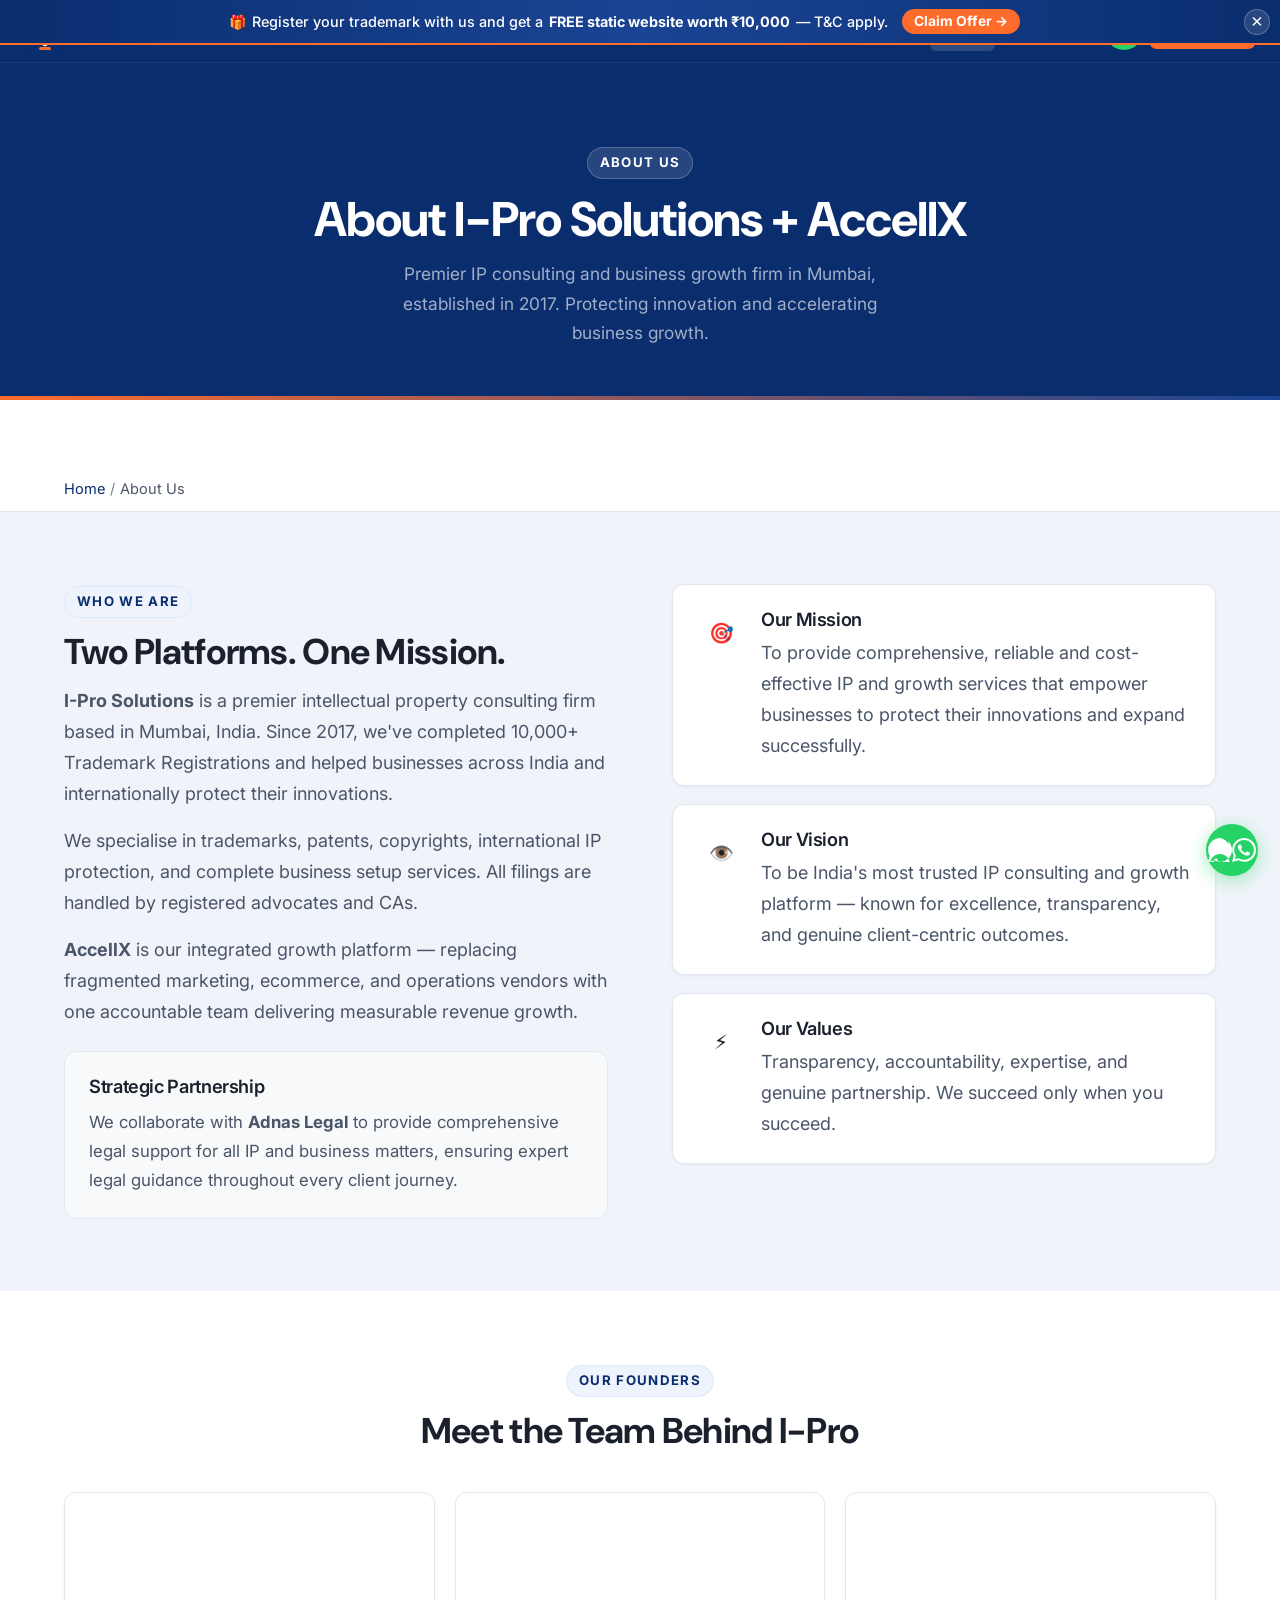
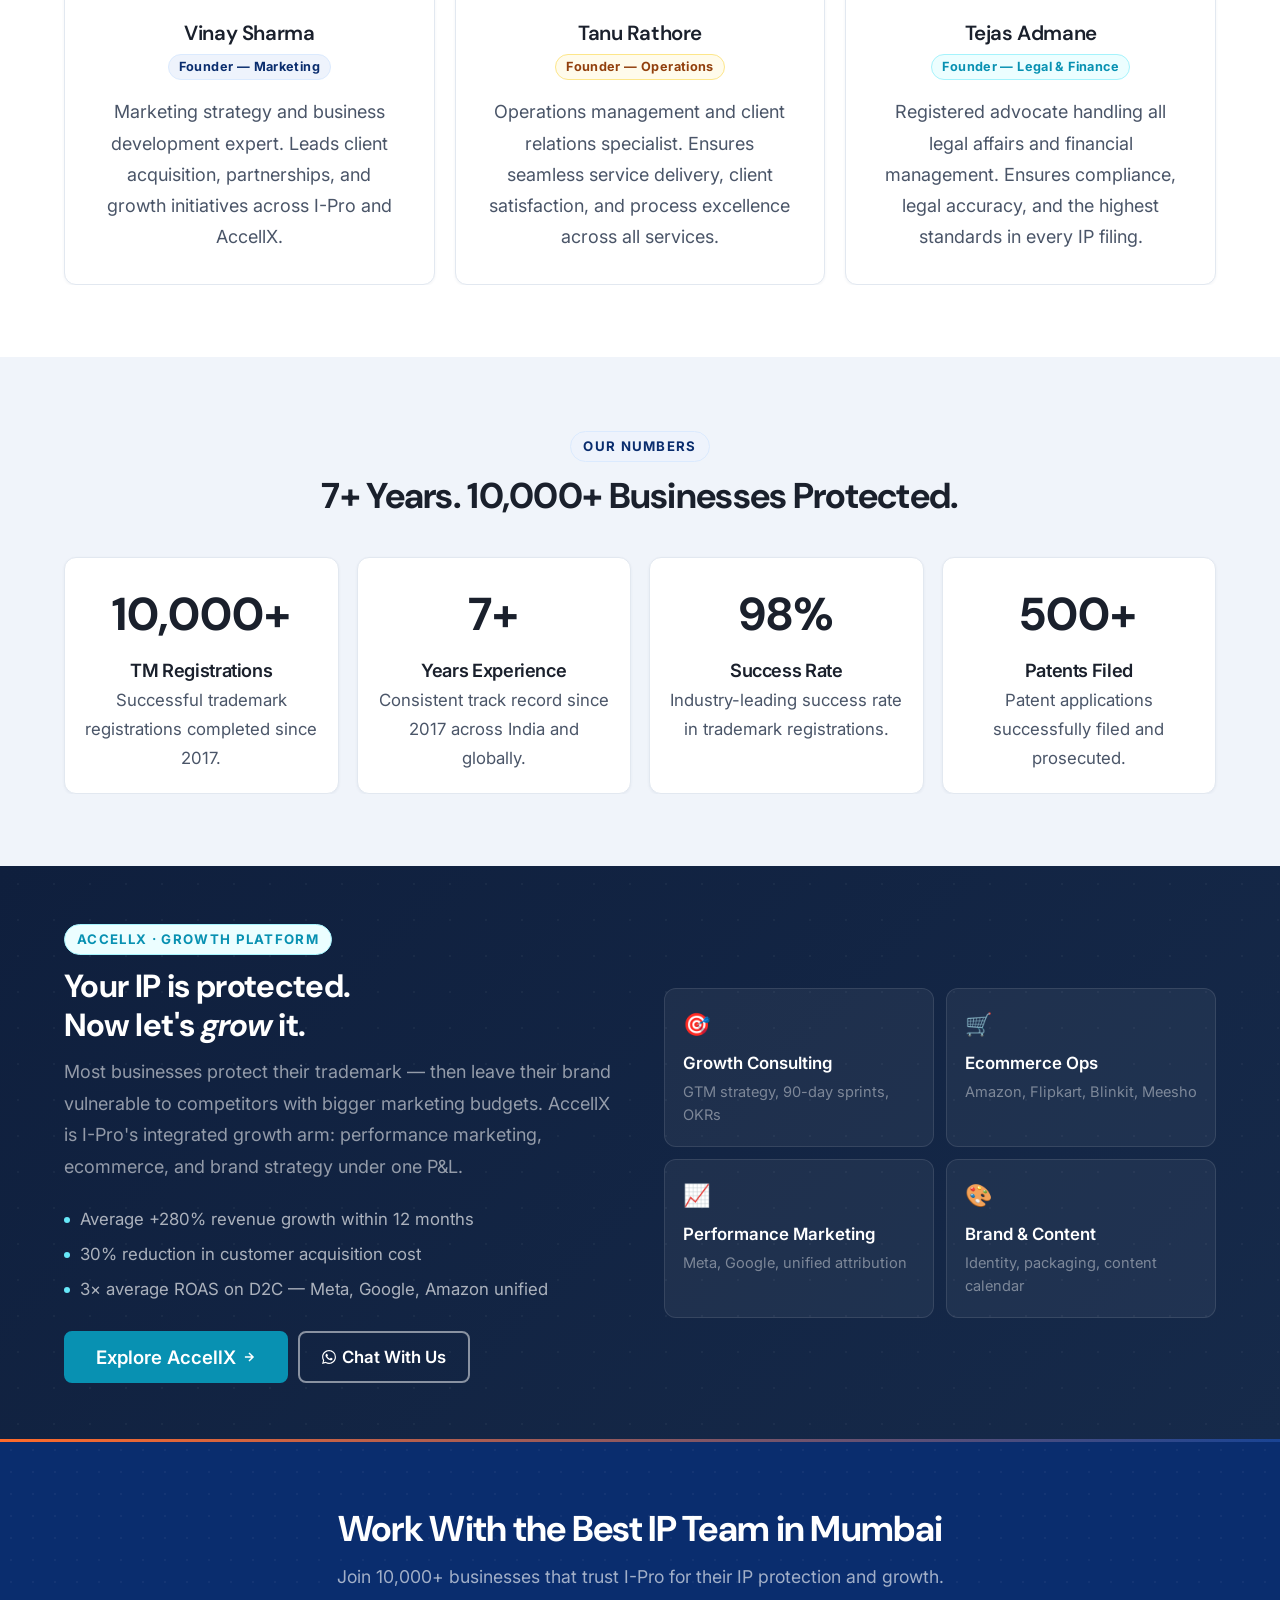
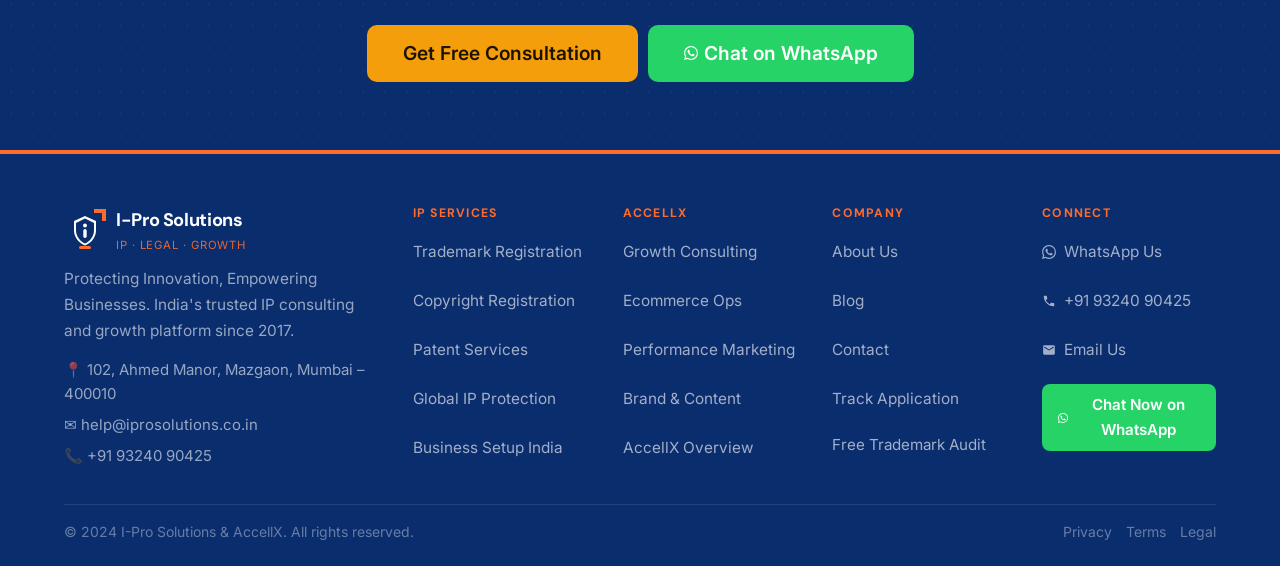
<file: pages/about.html>
<!DOCTYPE html>
<html lang="en">
<head>
<meta charset="UTF-8"/>
<meta name="viewport" content="width=device-width,initial-scale=1.0"/>
<title>About I-Pro Solutions | IP Consulting Since 2017 | Mumbai</title>
<meta name="description" content="I-Pro Solutions — India trusted IP consulting firm since 2017. 10,000+ registrations. Founders: Vinay Sharma, Tanu Rathore, Tejas Admane."/>
<link rel="preconnect" href="https://fonts.googleapis.com"/>
<link href="https://fonts.googleapis.com/css2?family=DM+Sans:ital,opsz,wght@0,9..40,300;0,9..40,400;0,9..40,500;0,9..40,600;0,9..40,700;0,9..40,800;1,9..40,400&family=Inter:wght@300;400;500;600;700&display=swap" rel="stylesheet"/>
<link rel="stylesheet" href="../css/style.css"/>
  <!-- Google Analytics -->
  <script async src="https://www.googletagmanager.com/gtag/js?id=G-0BHHY904RE"></script>
  <script>window.dataLayer=window.dataLayer||[];function gtag(){dataLayer.push(arguments);}gtag('js',new Date());gtag('config','G-0BHHY904RE');</script>
  <!-- Microsoft Clarity -->
  <script type="text/javascript">(function(c,l,a,r,i,t,y){c[a]=c[a]||function(){(c[a].q=c[a].q||[]).push(arguments)};t=l.createElement(r);t.async=1;t.src="https://www.clarity.ms/tag/"+i;y=l.getElementsByTagName(r)[0];y.parentNode.insertBefore(t,y)})(window,document,"clarity","script","w06bbfz67f");</script>
<script type="application/ld+json">
{
  "@context":"https://schema.org",
  "@type":"LegalService",
  "name":"I-Pro Solutions",
  "url":"https://iprosolutions.co.in",
  "logo":"https://iprosolutions.co.in/logo.png",
  "description":"India leading IP consulting firm. Trademark registration from Rs 6999. Copyright, patent, global IP protection and AccellX growth platform.",
  "telephone":"+91-93240-90425",
  "email":"help@iprosolutions.co.in",
  "address":{
    "@type":"PostalAddress",
    "streetAddress":"102, Ahmed Manor, Mazgaon",
    "addressLocality":"Mumbai",
    "addressRegion":"Maharashtra",
    "postalCode":"400010",
    "addressCountry":"IN"
  },
  "geo":{"@type":"GeoCoordinates","latitude":18.9647,"longitude":72.8378},
  "openingHoursSpecification":[
    {"@type":"OpeningHoursSpecification","dayOfWeek":["Monday","Tuesday","Wednesday","Thursday","Friday"],"opens":"09:00","closes":"18:00"},
    {"@type":"OpeningHoursSpecification","dayOfWeek":["Saturday"],"opens":"10:00","closes":"16:00"}
  ],
  "sameAs":["https://www.linkedin.com/company/ipro-solutions"],
  "priceRange":"₹₹",
  "areaServed":"IN",
  "hasOfferCatalog":{
    "@type":"OfferCatalog",
    "name":"IP Services",
    "itemListElement":[
      {"@type":"Offer","itemOffered":{"@type":"Service","name":"Trademark Registration","description":"Complete trademark registration from Rs 6999 including government fee"}},
      {"@type":"Offer","itemOffered":{"@type":"Service","name":"Copyright Registration"}},
      {"@type":"Offer","itemOffered":{"@type":"Service","name":"Patent Filing"}}
    ]
  }
}
</script>
</head>
<body>
<!-- ═══ PROMO BAR — Edit text here to update offers ═══
     Change the text between the <strong> tags and the <a> href/text to update.
     The bar shows once per session and can be dismissed with the ✕ button.     -->
<a href="#main-content" class="skip-link">Skip to main content</a>
<div id="promo-bar" class="promo-bar" style="display:none">
  <span class="promo-bar-inner">
    <span class="promo-bar-icon">🎁</span>
    Register your trademark with us and get a <strong>FREE static website worth ₹10,000</strong> — T&amp;C apply.
    <a href="#" data-modal="lead" class="promo-bar-cta">Claim Offer →</a>
  </span>
  <button class="promo-bar-x" id="promo-bar-x" aria-label="Close">✕</button>
</div>
<nav class="nav" id="main-nav">
  <div class="nav-inner">
    <a href="../index.html" class="logo">
      <svg class="logo-svg" width="42" height="42" viewBox="0 0 42 42" fill="none" xmlns="http://www.w3.org/2000/svg" aria-label="I-Pro Solutions">
  <!-- Outer rounded square, deep blue -->
  <rect width="42" height="42" rx="10" fill="#0a2d6e"/>
  <!-- Orange accent top-right corner bar -->
  <rect x="30" y="0" width="12" height="4" rx="0" fill="#ff6b2b"/>
  <rect x="38" y="0" width="4" height="12" rx="0" fill="#ff6b2b"/>
  <!-- Shield body, white solid -->
  <path d="M21 7L10 12V21.5C10 28.5 15.5 34.5 21 36.5C26.5 34.5 32 28.5 32 21.5V12L21 7Z" fill="white"/>
  <!-- Shield inner blue fill -->
  <path d="M21 9.5L12 14V21.5C12 27.5 16.5 32.8 21 34.5C25.5 32.8 30 27.5 30 21.5V14L21 9.5Z" fill="#0a2d6e"/>
  <!-- Letter i — dot -->
  <circle cx="21" cy="16.5" r="2" fill="white"/>
  <!-- Letter i — stem -->
  <rect x="19.3" y="20" width="3.4" height="9" rx="1.7" fill="white"/>
  <!-- Orange underline accent -->
  <rect x="15" y="37" width="12" height="3" rx="1.5" fill="#ff6b2b"/>
</svg>
      <div class="logo-text-wrap">
        <div class="logo-name">I-Pro Solutions</div>
        <div class="logo-tag">IP · Legal · Growth</div>
      </div>
    </a>
    <ul class="nav-links" id="nav-links" role="navigation" aria-label="Main navigation">
      <li><a href="../index.html"                  class="nav-link">Home</a></li>
      <li><a href="trademarks.html"                class="nav-link">Trademarks</a></li>
      <li><a href="copyright.html"                 class="nav-link">Copyright</a></li>
      <li><a href="patents.html"                   class="nav-link">Patents</a></li>
      <li><a href="global-tm.html"                 class="nav-link">Global IP</a></li>
      <li><a href="business-setup.html"            class="nav-link">Biz Setup</a></li>
      <div class="nav-divider"></div>
      <li><a href="accellx.html"                   class="nav-link" class="nav-link" style="color:#14b8a6">AccellX ✦</a></li>
      <div class="nav-divider"></div>
      <li><a href="blog.html"                      class="nav-link">Blog</a></li>
      <li><a href="about.html"                     class="nav-link">About</a></li>
      <li><a href="contact.html"                   class="nav-link">Contact</a></li>
</ul>
    <div class="nav-actions">
      <a href="#" class="btn-wa-icon nav-wa-icon" data-wa="Hi I-Pro! I need help." title="Chat on WhatsApp" aria-label="Chat on WhatsApp"><svg viewBox="0 0 24 24" fill="currentColor" width="18" height="18" aria-hidden="true"><path d="M17.472 14.382c-.297-.149-1.758-.867-2.03-.967-.273-.099-.471-.148-.67.15-.197.297-.767.966-.94 1.164-.173.199-.347.223-.644.075-.297-.15-1.255-.463-2.39-1.475-.883-.788-1.48-1.761-1.653-2.059-.173-.297-.018-.458.13-.606.134-.133.298-.347.446-.52.149-.174.198-.298.298-.497.099-.198.05-.371-.025-.52-.075-.149-.669-1.612-.916-2.207-.242-.579-.487-.5-.669-.51a9.56 9.56 0 00-.57-.01c-.198 0-.52.074-.792.372-.272.297-1.04 1.016-1.04 2.479 0 1.462 1.065 2.875 1.213 3.074.149.198 2.096 3.2 5.077 4.487.709.306 1.262.489 1.694.625.712.227 1.36.195 1.871.118.571-.085 1.758-.719 2.006-1.413.248-.694.248-1.289.173-1.413-.074-.124-.272-.198-.57-.347m-5.421 7.403h-.004a9.87 9.87 0 01-5.031-1.378l-.361-.214-3.741.982.998-3.648-.235-.374a9.86 9.86 0 01-1.51-5.26c.001-5.45 4.436-9.884 9.888-9.884 2.64 0 5.122 1.03 6.988 2.898a9.825 9.825 0 012.893 6.994c-.003 5.45-4.437 9.884-9.885 9.884m8.413-18.297A11.815 11.815 0 0012.05 0C5.495 0 .16 5.335.157 11.892c0 2.096.547 4.142 1.588 5.945L.057 24l6.305-1.654a11.882 11.882 0 005.683 1.448h.005c6.554 0 11.89-5.335 11.893-11.893a11.821 11.821 0 00-3.48-8.413z"/></svg></a>
      <button class="btn btn-gold btn-sm hide-mob" data-modal="lead" aria-haspopup="dialog">Free Audit</button>
    </div>
    <button class="nav-ham" id="nav-ham" aria-label="Open menu" aria-expanded="false" aria-controls="nav-links"><span></span><span></span><span></span></button>
  </div>
</nav>

<div class="page-hdr">
  <div class="hero-mesh"><div class="hero-orb orb1"></div><div class="hero-orb orb2"></div></div>
  <div class="hero-grid"></div>
  <div class="container page-hdr-inner">
    <div class="eyebrow white mb16">About Us</div>
    <h1>About I-Pro Solutions + AccellX</h1>
    <p class="mt12">Premier IP consulting and business growth firm in Mumbai, established in 2017. Protecting innovation and accelerating business growth.</p>
  </div>
</div><div class="bc" style="margin-top:68px"><div class="container"><div class="bc-inner"><a href="../index.html">Home</a> <span style="color:var(--text4)">/</span> <span style="color:var(--text3)">About Us</span></div></div></div>
<section class="section alt">
  <div class="container">
    <div class="grid2" style="gap:64px;align-items:start">
      <div class="reveal-left">
        <div class="eyebrow blue mb16">Who We Are</div>
        <h2 class="sec-title">Two Platforms. One Mission.</h2>
        <p class="mt12 mb16"><strong>I-Pro Solutions</strong> is a premier intellectual property consulting firm based in Mumbai, India. Since 2017, we've completed 10,000+ Trademark Registrations and helped businesses across India and internationally protect their innovations.</p>
        <p class="mb16">We specialise in trademarks, patents, copyrights, international IP protection, and complete business setup services. All filings are handled by registered advocates and CAs.</p>
        <p class="mb24"><strong>AccellX</strong> is our integrated growth platform — replacing fragmented marketing, ecommerce, and operations vendors with one accountable team delivering measurable revenue growth.</p>
        <div style="background:var(--off);border:1px solid var(--border);border-radius:var(--rl);padding:24px">
          <h4 style="margin-bottom:10px">Strategic Partnership</h4>
          <p style="font-size:.875rem">We collaborate with <strong>Adnas Legal</strong> to provide comprehensive legal support for all IP and business matters, ensuring expert legal guidance throughout every client journey.</p>
        </div>
      </div>
      <div class="reveal-right" style="display:flex;flex-direction:column;gap:18px">
        <div class="card" style="padding:24px;display:flex;gap:16px;align-items:flex-start">
          <div style="width:48px;height:48px;border-radius:12px;background:linear-gradient(135deg,var(--blue),var(--teal));display:flex;align-items:center;justify-content:center;font-size:20px;flex-shrink:0">🎯</div>
          <div><h4 style="margin-bottom:6px">Our Mission</h4><p>To provide comprehensive, reliable and cost-effective IP and growth services that empower businesses to protect their innovations and expand successfully.</p></div>
        </div>
        <div class="card" style="padding:24px;display:flex;gap:16px;align-items:flex-start">
          <div style="width:48px;height:48px;border-radius:12px;background:linear-gradient(135deg,var(--gold),#ef4444);display:flex;align-items:center;justify-content:center;font-size:20px;flex-shrink:0">👁️</div>
          <div><h4 style="margin-bottom:6px">Our Vision</h4><p>To be India's most trusted IP consulting and growth platform — known for excellence, transparency, and genuine client-centric outcomes.</p></div>
        </div>
        <div class="card" style="padding:24px;display:flex;gap:16px;align-items:flex-start">
          <div style="width:48px;height:48px;border-radius:12px;background:linear-gradient(135deg,var(--teal),#8b5cf6);display:flex;align-items:center;justify-content:center;font-size:20px;flex-shrink:0">⚡</div>
          <div><h4 style="margin-bottom:6px">Our Values</h4><p>Transparency, accountability, expertise, and genuine partnership. We succeed only when you succeed.</p></div>
        </div>
      </div>
    </div>
  </div>
</section>
<section class="section">
  <div class="container">
    <div class="text-center mb40 reveal"><div class="eyebrow blue">Our Founders</div><h2 class="sec-title">Meet the Team Behind I-Pro</h2></div>
    <div class="grid3 reveal">
      <div class="card" style="padding:32px;text-align:center">
        <div style="width:80px;height:80px;border-radius:50%;background:linear-gradient(135deg,var(--blue),var(--teal));display:flex;align-items:center;justify-content:center;font-family:var(--fh);font-weight:700;font-size:1.5rem;color:#fff;margin:0 auto 16px">V</div>
        <h3 style="margin-bottom:4px">Vinay Sharma</h3>
        <div class="badge b-blue mb16">Founder — Marketing</div>
        <p>Marketing strategy and business development expert. Leads client acquisition, partnerships, and growth initiatives across I-Pro and AccellX.</p>
      </div>
      <div class="card" style="padding:32px;text-align:center">
        <div style="width:80px;height:80px;border-radius:50%;background:linear-gradient(135deg,var(--gold),#ef4444);display:flex;align-items:center;justify-content:center;font-family:var(--fh);font-weight:700;font-size:1.5rem;color:#fff;margin:0 auto 16px">T</div>
        <h3 style="margin-bottom:4px">Tanu Rathore</h3>
        <div class="badge b-gold mb16">Founder — Operations</div>
        <p>Operations management and client relations specialist. Ensures seamless service delivery, client satisfaction, and process excellence across all services.</p>
      </div>
      <div class="card" style="padding:32px;text-align:center">
        <div style="width:80px;height:80px;border-radius:50%;background:linear-gradient(135deg,var(--teal),#8b5cf6);display:flex;align-items:center;justify-content:center;font-family:var(--fh);font-weight:700;font-size:1.5rem;color:#fff;margin:0 auto 16px">T</div>
        <h3 style="margin-bottom:4px">Tejas Admane</h3>
        <div class="badge b-teal mb16">Founder — Legal &amp; Finance</div>
        <p>Registered advocate handling all legal affairs and financial management. Ensures compliance, legal accuracy, and the highest standards in every IP filing.</p>
      </div>
    </div>
  </div>
</section>
<section class="section alt">
  <div class="container">
    <div class="text-center mb40 reveal"><div class="eyebrow blue">Our Numbers</div><h2 class="sec-title">7+ Years. 10,000+ Businesses Protected.</h2></div>
    <div class="grid4 reveal">
      <div class="card why-card"><div style="font-size:2.4rem;font-family:var(--fh);font-weight:700;color:var(--blue);margin-bottom:8px">10,000+</div><h4>TM Registrations</h4><p style="font-size:.875rem;margin-top:5px">Successful trademark registrations completed since 2017.</p></div>
      <div class="card why-card"><div style="font-size:2.4rem;font-family:var(--fh);font-weight:700;color:var(--blue);margin-bottom:8px">7+</div><h4>Years Experience</h4><p style="font-size:.875rem;margin-top:5px">Consistent track record since 2017 across India and globally.</p></div>
      <div class="card why-card"><div style="font-size:2.4rem;font-family:var(--fh);font-weight:700;color:var(--blue);margin-bottom:8px">98%</div><h4>Success Rate</h4><p style="font-size:.875rem;margin-top:5px">Industry-leading success rate in trademark registrations.</p></div>
      <div class="card why-card"><div style="font-size:2.4rem;font-family:var(--fh);font-weight:700;color:var(--blue);margin-bottom:8px">500+</div><h4>Patents Filed</h4><p style="font-size:.875rem;margin-top:5px">Patent applications successfully filed and prosecuted.</p></div>
    </div>
  </div>
</section>


<section style="background:linear-gradient(135deg,#0f1f3d 0%,#162a4a 100%);padding:56px 0;position:relative;overflow:hidden">
  <div style="position:absolute;inset:0;background-image:radial-gradient(rgba(255,255,255,.04) 1px,transparent 1px);background-size:36px 36px;pointer-events:none"></div>
  <div class="container" style="position:relative;z-index:1">
    <div style="display:grid;grid-template-columns:1fr 1fr;gap:48px;align-items:center" class="grid2-hook">
      <div class="reveal-left">
        <div class="eyebrow teal mb12">AccellX · Growth Platform</div>
        <h2 style="color:#fff;margin-bottom:12px;font-size:clamp(1.4rem,2.5vw,1.9rem)">Your IP is protected.<br/>Now let's <em>grow</em> it.</h2>
        <p style="color:rgba(255,255,255,.55);margin-bottom:24px;line-height:1.75">Most businesses protect their trademark — then leave their brand vulnerable to competitors with bigger marketing budgets. AccellX is I-Pro's integrated growth arm: performance marketing, ecommerce, and brand strategy under one P&amp;L.</p>
        <div style="display:flex;flex-direction:column;gap:8px;margin-bottom:28px">
          <div style="display:flex;align-items:center;gap:10px;font-size:.875rem;color:rgba(255,255,255,.65)">
            <span style="width:6px;height:6px;border-radius:50%;background:#67e8f9;flex-shrink:0"></span>Average +280% revenue growth within 12 months
          </div>
          <div style="display:flex;align-items:center;gap:10px;font-size:.875rem;color:rgba(255,255,255,.65)">
            <span style="width:6px;height:6px;border-radius:50%;background:#67e8f9;flex-shrink:0"></span>30% reduction in customer acquisition cost
          </div>
          <div style="display:flex;align-items:center;gap:10px;font-size:.875rem;color:rgba(255,255,255,.65)">
            <span style="width:6px;height:6px;border-radius:50%;background:#67e8f9;flex-shrink:0"></span>3× average ROAS on D2C — Meta, Google, Amazon unified
          </div>
        </div>
        <div style="display:flex;gap:10px;flex-wrap:wrap">
          <a href="accellx.html" class="btn btn-teal btn-lg">Explore AccellX <svg fill="none" viewBox="0 0 24 24" stroke="currentColor" stroke-width="2.5" width="15" height="15"><path d="M5 12h14M12 5l7 7-7 7"/></svg></a>
          <a href="#" class="btn btn-outline-white" data-wa="Hi! I want to know more about AccellX growth services."><svg viewBox="0 0 24 24" fill="currentColor" width="14" height="14"><path d="M17.472 14.382c-.297-.149-1.758-.867-2.03-.967-.273-.099-.471-.148-.67.15-.197.297-.767.966-.94 1.164-.173.199-.347.223-.644.075-.297-.15-1.255-.463-2.39-1.475-.883-.788-1.48-1.761-1.653-2.059-.173-.297-.018-.458.13-.606.134-.133.298-.347.446-.52.149-.174.198-.298.298-.497.099-.198.05-.371-.025-.52-.075-.149-.669-1.612-.916-2.207-.242-.579-.487-.5-.669-.51a9.56 9.56 0 00-.57-.01c-.198 0-.52.074-.792.372-.272.297-1.04 1.016-1.04 2.479 0 1.462 1.065 2.875 1.213 3.074.149.198 2.096 3.2 5.077 4.487.709.306 1.262.489 1.694.625.712.227 1.36.195 1.871.118.571-.085 1.758-.719 2.006-1.413.248-.694.248-1.289.173-1.413-.074-.124-.272-.198-.57-.347m-5.421 7.403h-.004a9.87 9.87 0 01-5.031-1.378l-.361-.214-3.741.982.998-3.648-.235-.374a9.86 9.86 0 01-1.51-5.26c.001-5.45 4.436-9.884 9.888-9.884 2.64 0 5.122 1.03 6.988 2.898a9.825 9.825 0 012.893 6.994c-.003 5.45-4.437 9.884-9.885 9.884m8.413-18.297A11.815 11.815 0 0012.05 0C5.495 0 .16 5.335.157 11.892c0 2.096.547 4.142 1.588 5.945L.057 24l6.305-1.654a11.882 11.882 0 005.683 1.448h.005c6.554 0 11.89-5.335 11.893-11.893a11.821 11.821 0 00-3.48-8.413z"/></svg> Chat With Us</a>
        </div>
      </div>
      <div class="reveal-right">
        <div style="display:grid;grid-template-columns:1fr 1fr;gap:12px">
          <a href="accellx.html#consulting" style="background:rgba(255,255,255,.05);border:1px solid rgba(255,255,255,.1);border-radius:12px;padding:18px;transition:all .2s;text-decoration:none;display:block" onmouseover="this.style.background='rgba(255,255,255,.09)'" onmouseout="this.style.background='rgba(255,255,255,.05)'">
            <div style="font-size:22px;margin-bottom:8px">🎯</div>
            <div style="font-weight:600;font-size:.88rem;color:#fff;margin-bottom:4px">Growth Consulting</div>
            <div style="font-size:.76rem;color:rgba(255,255,255,.42)">GTM strategy, 90-day sprints, OKRs</div>
          </a>
          <a href="accellx.html#ecommerce" style="background:rgba(255,255,255,.05);border:1px solid rgba(255,255,255,.1);border-radius:12px;padding:18px;transition:all .2s;text-decoration:none;display:block" onmouseover="this.style.background='rgba(255,255,255,.09)'" onmouseout="this.style.background='rgba(255,255,255,.05)'">
            <div style="font-size:22px;margin-bottom:8px">🛒</div>
            <div style="font-weight:600;font-size:.88rem;color:#fff;margin-bottom:4px">Ecommerce Ops</div>
            <div style="font-size:.76rem;color:rgba(255,255,255,.42)">Amazon, Flipkart, Blinkit, Meesho</div>
          </a>
          <a href="accellx.html#marketing" style="background:rgba(255,255,255,.05);border:1px solid rgba(255,255,255,.1);border-radius:12px;padding:18px;transition:all .2s;text-decoration:none;display:block" onmouseover="this.style.background='rgba(255,255,255,.09)'" onmouseout="this.style.background='rgba(255,255,255,.05)'">
            <div style="font-size:22px;margin-bottom:8px">📈</div>
            <div style="font-weight:600;font-size:.88rem;color:#fff;margin-bottom:4px">Performance Marketing</div>
            <div style="font-size:.76rem;color:rgba(255,255,255,.42)">Meta, Google, unified attribution</div>
          </a>
          <a href="accellx.html#brand" style="background:rgba(255,255,255,.05);border:1px solid rgba(255,255,255,.1);border-radius:12px;padding:18px;transition:all .2s;text-decoration:none;display:block" onmouseover="this.style.background='rgba(255,255,255,.09)'" onmouseout="this.style.background='rgba(255,255,255,.05)'">
            <div style="font-size:22px;margin-bottom:8px">🎨</div>
            <div style="font-weight:600;font-size:.88rem;color:#fff;margin-bottom:4px">Brand &amp; Content</div>
            <div style="font-size:.76rem;color:rgba(255,255,255,.42)">Identity, packaging, content calendar</div>
          </a>
        </div>
      </div>
    </div>
  </div>
</section>
<section class="cta-strip">
  <div class="hero-mesh"><div class="hero-orb orb1" style="opacity:.5"></div><div class="hero-orb orb2" style="opacity:.5"></div></div>
  <div class="hero-grid"></div>
  <div class="container cta-strip-inner">
    <h2 class="reveal" style="color:#fff">Work With the Best IP Team in Mumbai</h2>
    <p class="reveal mt12">Join 10,000+ businesses that trust I-Pro for their IP protection and growth.</p>
    <div class="cta-strip-btns reveal mt32">
      <button class="btn btn-gold btn-xl" data-modal="lead" aria-haspopup="dialog">Get Free Consultation</button>
      <a href="#" class="btn btn-wa btn-outline-white btn-xl" data-wa="Hi! I'd like to work with I-Pro Solutions."><svg viewBox="0 0 24 24" fill="currentColor" width="14" height="14"><path d="M17.472 14.382c-.297-.149-1.758-.867-2.03-.967-.273-.099-.471-.148-.67.15-.197.297-.767.966-.94 1.164-.173.199-.347.223-.644.075-.297-.15-1.255-.463-2.39-1.475-.883-.788-1.48-1.761-1.653-2.059-.173-.297-.018-.458.13-.606.134-.133.298-.347.446-.52.149-.174.198-.298.298-.497.099-.198.05-.371-.025-.52-.075-.149-.669-1.612-.916-2.207-.242-.579-.487-.5-.669-.51a9.56 9.56 0 00-.57-.01c-.198 0-.52.074-.792.372-.272.297-1.04 1.016-1.04 2.479 0 1.462 1.065 2.875 1.213 3.074.149.198 2.096 3.2 5.077 4.487.709.306 1.262.489 1.694.625.712.227 1.36.195 1.871.118.571-.085 1.758-.719 2.006-1.413.248-.694.248-1.289.173-1.413-.074-.124-.272-.198-.57-.347m-5.421 7.403h-.004a9.87 9.87 0 01-5.031-1.378l-.361-.214-3.741.982.998-3.648-.235-.374a9.86 9.86 0 01-1.51-5.26c.001-5.45 4.436-9.884 9.888-9.884 2.64 0 5.122 1.03 6.988 2.898a9.825 9.825 0 012.893 6.994c-.003 5.45-4.437 9.884-9.885 9.884m8.413-18.297A11.815 11.815 0 0012.05 0C5.495 0 .16 5.335.157 11.892c0 2.096.547 4.142 1.588 5.945L.057 24l6.305-1.654a11.882 11.882 0 005.683 1.448h.005c6.554 0 11.89-5.335 11.893-11.893a11.821 11.821 0 00-3.48-8.413z"/></svg> Chat on WhatsApp</a>
    </div>
  </div>
</section>
<!-- footer -->
<footer class="footer">
  <div class="container">
    <div class="footer-grid">
      <div>
        <div class="footer-brand-row" style="grid-column:1/-1">
          <svg class="logo-svg" width="42" height="42" viewBox="0 0 42 42" fill="none" xmlns="http://www.w3.org/2000/svg" aria-label="I-Pro Solutions">
  <!-- Outer rounded square, deep blue -->
  <rect width="42" height="42" rx="10" fill="#0a2d6e"/>
  <!-- Orange accent top-right corner bar -->
  <rect x="30" y="0" width="12" height="4" rx="0" fill="#ff6b2b"/>
  <rect x="38" y="0" width="4" height="12" rx="0" fill="#ff6b2b"/>
  <!-- Shield body, white solid -->
  <path d="M21 7L10 12V21.5C10 28.5 15.5 34.5 21 36.5C26.5 34.5 32 28.5 32 21.5V12L21 7Z" fill="white"/>
  <!-- Shield inner blue fill -->
  <path d="M21 9.5L12 14V21.5C12 27.5 16.5 32.8 21 34.5C25.5 32.8 30 27.5 30 21.5V14L21 9.5Z" fill="#0a2d6e"/>
  <!-- Letter i — dot -->
  <circle cx="21" cy="16.5" r="2" fill="white"/>
  <!-- Letter i — stem -->
  <rect x="19.3" y="20" width="3.4" height="9" rx="1.7" fill="white"/>
  <!-- Orange underline accent -->
  <rect x="15" y="37" width="12" height="3" rx="1.5" fill="#ff6b2b"/>
</svg>
          <div>
            <div class="footer-brand-name">I-Pro Solutions</div>
            <div class="footer-brand-sub">IP · Legal · Growth</div>
          </div>
        </div>
        <p class="footer-brand-desc">Protecting Innovation, Empowering Businesses. India's trusted IP consulting and growth platform since 2017.</p>
        <div class="footer-contacts">
          <span>📍 102, Ahmed Manor, Mazgaon, Mumbai – 400010</span>
          <a href="mailto:help@iprosolutions.co.in">✉ help@iprosolutions.co.in</a>
          <a href="tel:+919324090425">📞 +91 93240 90425</a>
        </div>
      </div>
      <div class="fcol"><h5>IP Services</h5><ul>
        <li><a href="trademarks.html">Trademark Registration</a></li>
        <li><a href="copyright.html">Copyright Registration</a></li>
        <li><a href="patents.html">Patent Services</a></li>
        <li><a href="global-tm.html">Global IP Protection</a></li>
        <li><a href="business-setup.html">Business Setup India</a></li>
      </ul></div>
      <div class="fcol"><h5>AccellX</h5><ul>
        <li><a href="accellx.html#consulting">Growth Consulting</a></li>
        <li><a href="accellx.html#ecommerce">Ecommerce Ops</a></li>
        <li><a href="accellx.html#marketing">Performance Marketing</a></li>
        <li><a href="accellx.html#brand">Brand &amp; Content</a></li>
        <li><a href="accellx.html">AccellX Overview</a></li>
      </ul></div>
      <div class="fcol"><h5>Company</h5><ul>
        <li><a href="about.html">About Us</a></li>
        <li><a href="blog.html">Blog</a></li>
        <li><a href="contact.html">Contact</a></li>
        <li><a href="contact.html#track">Track Application</a></li>
        <li><button data-modal="lead" aria-haspopup="dialog">Free Trademark Audit</button></li>
      </ul></div>
            <div class="fcol">
        <h5>Connect</h5>
        <ul>
          <li><a href="#" data-wa="Hi I-Pro! I want to connect.">
            <svg width="14" height="14" viewBox="0 0 24 24" fill="currentColor"><path d="M17.472 14.382c-.297-.149-1.758-.867-2.03-.967-.273-.099-.471-.148-.67.15-.197.297-.767.966-.94 1.164-.173.199-.347.223-.644.075-.297-.15-1.255-.463-2.39-1.475-.883-.788-1.48-1.761-1.653-2.059-.173-.297-.018-.458.13-.606.134-.133.298-.347.446-.52.149-.174.198-.298.298-.497.099-.198.05-.371-.025-.52-.075-.149-.669-1.612-.916-2.207-.242-.579-.487-.5-.669-.51a9.56 9.56 0 00-.57-.01c-.198 0-.52.074-.792.372-.272.297-1.04 1.016-1.04 2.479 0 1.462 1.065 2.875 1.213 3.074.149.198 2.096 3.2 5.077 4.487.709.306 1.262.489 1.694.625.712.227 1.36.195 1.871.118.571-.085 1.758-.719 2.006-1.413.248-.694.248-1.289.173-1.413-.074-.124-.272-.198-.57-.347m-5.421 7.403h-.004a9.87 9.87 0 01-5.031-1.378l-.361-.214-3.741.982.998-3.648-.235-.374a9.86 9.86 0 01-1.51-5.26c.001-5.45 4.436-9.884 9.888-9.884 2.64 0 5.122 1.03 6.988 2.898a9.825 9.825 0 012.893 6.994c-.003 5.45-4.437 9.884-9.885 9.884m8.413-18.297A11.815 11.815 0 0012.05 0C5.495 0 .16 5.335.157 11.892c0 2.096.547 4.142 1.588 5.945L.057 24l6.305-1.654a11.882 11.882 0 005.683 1.448h.005c6.554 0 11.89-5.335 11.893-11.893a11.821 11.821 0 00-3.48-8.413z"/></svg>
            WhatsApp Us
          </a></li>
          <li><a href="tel:+919324090425">
            <svg width="14" height="14" viewBox="0 0 24 24" fill="currentColor"><path d="M6.62 10.79c1.44 2.83 3.76 5.14 6.59 6.59l2.2-2.2c.27-.27.67-.36 1.02-.24 1.12.37 2.33.57 3.57.57.55 0 1 .45 1 1V20c0 .55-.45 1-1 1-9.39 0-17-7.61-17-17 0-.55.45-1 1-1h3.5c.55 0 1 .45 1 1 0 1.25.2 2.45.57 3.57.11.35.03.74-.25 1.02l-2.2 2.2z"/></svg>
            +91 93240 90425
          </a></li>
          <li><a href="mailto:help@iprosolutions.co.in">
            <svg width="14" height="14" viewBox="0 0 24 24" fill="currentColor"><path d="M20 4H4c-1.1 0-2 .9-2 2v12c0 1.1.9 2 2 2h16c1.1 0 2-.9 2-2V6c0-1.1-.9-2-2-2zm0 4l-8 5-8-5V6l8 5 8-5v2z"/></svg>
            Email Us
          </a></li>
        </ul>
        <a href="#" class="footer-connect-btn" data-wa="Hi I-Pro! I need help.">
          <svg width="14" height="14" viewBox="0 0 24 24" fill="currentColor"><path d="M17.472 14.382c-.297-.149-1.758-.867-2.03-.967-.273-.099-.471-.148-.67.15-.197.297-.767.966-.94 1.164-.173.199-.347.223-.644.075-.297-.15-1.255-.463-2.39-1.475-.883-.788-1.48-1.761-1.653-2.059-.173-.297-.018-.458.13-.606.134-.133.298-.347.446-.52.149-.174.198-.298.298-.497.099-.198.05-.371-.025-.52-.075-.149-.669-1.612-.916-2.207-.242-.579-.487-.5-.669-.51a9.56 9.56 0 00-.57-.01c-.198 0-.52.074-.792.372-.272.297-1.04 1.016-1.04 2.479 0 1.462 1.065 2.875 1.213 3.074.149.198 2.096 3.2 5.077 4.487.709.306 1.262.489 1.694.625.712.227 1.36.195 1.871.118.571-.085 1.758-.719 2.006-1.413.248-.694.248-1.289.173-1.413-.074-.124-.272-.198-.57-.347m-5.421 7.403h-.004a9.87 9.87 0 01-5.031-1.378l-.361-.214-3.741.982.998-3.648-.235-.374a9.86 9.86 0 01-1.51-5.26c.001-5.45 4.436-9.884 9.888-9.884 2.64 0 5.122 1.03 6.988 2.898a9.825 9.825 0 012.893 6.994c-.003 5.45-4.437 9.884-9.885 9.884m8.413-18.297A11.815 11.815 0 0012.05 0C5.495 0 .16 5.335.157 11.892c0 2.096.547 4.142 1.588 5.945L.057 24l6.305-1.654a11.882 11.882 0 005.683 1.448h.005c6.554 0 11.89-5.335 11.893-11.893a11.821 11.821 0 00-3.48-8.413z"/></svg>
          Chat Now on WhatsApp
        </a>
      </div>
    </div>
    <div class="footer-bottom">
      <span>© 2024 I-Pro Solutions &amp; AccellX. All rights reserved.</span>
      <div class="footer-links"><a href="#">Privacy</a><a href="#">Terms</a><a href="#">Legal</a></div>
    </div>
  </div>
</footer>
<a href="#" class="wa-fab" data-wa="Hi I-Pro! I need help." aria-label="WhatsApp"><svg viewBox="0 0 24 24" fill="currentColor" width="28" height="28"><path d="M17.472 28.382c-.297-.289-1.758-.867-2.03-.967-.273-.099-.471-.288-.67.15-.197.297-.767.966-.94 1.164-.173.199-.347.223-.644.075-.297-.15-1.255-.463-2.39-1.475-.883-.788-1.48-1.761-1.653-2.059-.173-.297-.018-.458.13-.606.134-.133.298-.347.446-.52.289-.174.198-.298.298-.497.099-.198.05-.371-.025-.52-.075-.289-.669-1.612-.916-2.207-.242-.579-.487-.5-.669-.51a9.56 9.56 0 00-.57-.01c-.198 0-.52.074-.792.372-.272.297-1.04 1.016-1.04 2.479 0 1.462 1.065 2.875 1.213 3.074.289.198 2.096 3.2 5.077 4.487.709.306 1.262.489 1.694.625.712.227 1.36.195 1.871.118.571-.085 1.758-.719 2.006-1.413.248-.694.248-1.289.173-1.413-.074-.124-.272-.198-.57-.347m-5.421 7.403h-.004a9.87 9.87 0 01-5.031-1.378l-.361-.228-3.741.982.998-3.648-.235-.374a9.86 9.86 0 01-1.51-5.26c.001-5.45 4.436-9.884 9.888-9.884 2.64 0 5.122 1.03 6.988 2.898a9.825 9.825 0 012.893 6.994c-.003 5.45-4.437 9.884-9.885 9.884m8.413-18.297A11.815 11.815 0 0012.05 0C5.495 0 .16 5.335.157 11.892c0 2.096.547 4.282 1.588 5.945L.057 24l6.305-1.654a11.882 11.882 0 005.683 1.448h.005c6.554 0 11.89-5.335 11.893-11.893a11.821 11.821 0 00-3.48-8.413z"/></svg><svg viewBox="0 0 24 24" fill="currentColor"><path d="M17.472 14.382c-.297-.149-1.758-.867-2.03-.967-.273-.099-.471-.148-.67.15-.197.297-.767.966-.94 1.164-.173.199-.347.223-.644.075-.297-.15-1.255-.463-2.39-1.475-.883-.788-1.48-1.761-1.653-2.059-.173-.297-.018-.458.13-.606.134-.133.298-.347.446-.52.149-.174.198-.298.298-.497.099-.198.05-.371-.025-.52-.075-.149-.669-1.612-.916-2.207-.242-.579-.487-.5-.669-.51a9.56 9.56 0 00-.57-.01c-.198 0-.52.074-.792.372-.272.297-1.04 1.016-1.04 2.479 0 1.462 1.065 2.875 1.213 3.074.149.198 2.096 3.2 5.077 4.487.709.306 1.262.489 1.694.625.712.227 1.36.195 1.871.118.571-.085 1.758-.719 2.006-1.413.248-.694.248-1.289.173-1.413-.074-.124-.272-.198-.57-.347m-5.421 7.403h-.004a9.87 9.87 0 01-5.031-1.378l-.361-.214-3.741.982.998-3.648-.235-.374a9.86 9.86 0 01-1.51-5.26c.001-5.45 4.436-9.884 9.888-9.884 2.64 0 5.122 1.03 6.988 2.898a9.825 9.825 0 012.893 6.994c-.003 5.45-4.437 9.884-9.885 9.884m8.413-18.297A11.815 11.815 0 0012.05 0C5.495 0 .16 5.335.157 11.892c0 2.096.547 4.142 1.588 5.945L.057 24l6.305-1.654a11.882 11.882 0 005.683 1.448h.005c6.554 0 11.89-5.335 11.893-11.893a11.821 11.821 0 00-3.48-8.413z"/></svg></a>
<div id="lead-modal" class="modal-ov" role="dialog" aria-modal="true">
  <div class="modal-box">
    <span class="modal-x" id="modal-x">✕</span>
    <div class="eyebrow blue mb16">Free Audit</div>
    <h3 style="margin-bottom:6px;font-family:var(--fh)">Get Your Free Trademark Audit</h3>
    <p style="font-size:.875rem;margin-bottom:22px">Our experts review your brand — no obligation, no spam.</p>
    <form class="ipro-form" action="https://formspree.io/f/xgonqopg" method="POST">
      <input type="hidden" name="_subject" value="Free Audit — I-Pro Solutions"/>
      <div class="form-group"><label class="form-lbl">Full Name *</label><input class="form-inp" type="text" name="name" placeholder="Your name" required/></div>
      <div class="form-group"><label class="form-lbl">Mobile *</label><input class="form-inp" type="tel" name="phone" placeholder="+91 XXXXX XXXXX" required/></div>
      <div class="form-group"><label class="form-lbl">Service</label>
        <select class="form-inp" name="service">
          <option>Trademark Registration</option><option>Copyright</option><option>Patents</option>
          <option>Global IP</option><option>Business Setup</option><option>AccellX Growth</option>
        </select>
      </div>
      <button type="submit" class="btn btn-primary w100 mt8" style="justify-content:center;padding:13px">Request Free Audit →</button>
      <div class="form-ok">✓ We'll call you within 2 hours!</div>
    </form>
  </div>
</div>
<script src="../js/main.js"></script>

<!-- ═══ WELCOME POPUP — appears 10s after page load ═══ -->
<div id="welcome-popup" class="popup-ov" role="dialog" aria-modal="true" aria-label="Special Offer">
  <div class="popup-box">
    <div class="popup-top-bar"></div>
    <div class="popup-hdr">
      <button class="popup-x" id="popup-x" aria-label="Close">✕</button>
      <div class="popup-offer-badge">🎁 Limited Time Offers</div>
      <h2>Protect Your Brand.<br/>Get More — For Free.</h2>
      <p>Two exclusive offers for new clients. No hidden charges. T&amp;C apply.</p>
    </div>
    <div class="popup-offers">
      <div class="popup-offer-tag">
        <div class="icon">🌐</div>
        <div class="label">FREE Static Website<br/>worth ₹10,000</div>
        <div class="value">With any trademark registration</div>
      </div>
      <div class="popup-offer-tag">
        <div class="icon">🔍</div>
        <div class="label">FREE Trademark<br/>Audit &amp; Consultation</div>
        <div class="value">Expert review, no obligation</div>
      </div>
    </div>
    <div class="popup-form">
      <form class="ipro-form" data-form="audit">
        <input type="hidden" name="_subject" value="Website Popup Lead — I-Pro Solutions"/>
        <input type="hidden" name="offer" value="Free Website + Free Audit"/>
        <div class="popup-form-inner">
          <div class="form-group" style="margin-bottom:10px">
            <label class="form-lbl">Full Name *</label>
            <input class="form-inp" type="text" name="name" placeholder="Your name" required/>
          </div>
          <div class="form-group" style="margin-bottom:10px">
            <label class="form-lbl">Mobile *</label>
            <input class="form-inp" type="tel" name="phone" placeholder="+91 XXXXX XXXXX" required/>
          </div>
        </div>
        <div class="form-group" style="margin-bottom:12px">
          <label class="form-lbl">Service Interested In</label>
          <select class="form-inp" name="service">
            <option>Trademark Registration — ₹6,999 (Govt fee included)</option>
            <option>Trademark + FREE Website Bundle</option>
            <option>Free Trademark Audit</option>
            <option>Copyright Registration</option>
            <option>Patent Services</option>
            <option>AccellX Growth Services</option>
          </select>
        </div>
        <button type="submit" class="btn btn-primary w100" style="justify-content:center;padding:12px;font-size:.85rem">
          🎁 Claim My Free Offers →
        </button>
        <div class="form-ok">✓ We'll call you within 2 hours!</div>
        <p class="popup-timer">🔒 No spam · Your privacy is protected · Offers valid for new clients</p>
      </form>
    </div>
  </div>
</div>

<!-- Mobile sticky CTA bar -->
<div class="sticky-cta-bar" role="complementary" aria-label="Quick actions">
  <button class="btn btn-primary" data-modal="lead" aria-haspopup="dialog">Free Audit</button>
  <a href="#" class="btn btn-wa" data-wa="Hi I-Pro! I need help." aria-label="Chat on WhatsApp">
    <svg viewBox="0 0 24 24" fill="currentColor" width="16" height="16" aria-hidden="true"><path d="M17.472 14.382c-.297-.149-1.758-.867-2.03-.967-.273-.099-.471-.148-.67.15-.197.297-.767.966-.94 1.164-.173.199-.347.223-.644.075-.297-.15-1.255-.463-2.39-1.475-.883-.788-1.48-1.761-1.653-2.059-.173-.297-.018-.458.13-.606.134-.133.298-.347.446-.52.149-.174.198-.298.298-.497.099-.198.05-.371-.025-.52-.075-.149-.669-1.612-.916-2.207-.242-.579-.487-.5-.669-.51a9.56 9.56 0 00-.57-.01c-.198 0-.52.074-.792.372-.272.297-1.04 1.016-1.04 2.479 0 1.462 1.065 2.875 1.213 3.074.149.198 2.096 3.2 5.077 4.487.709.306 1.262.489 1.694.625.712.227 1.36.195 1.871.118.571-.085 1.758-.719 2.006-1.413.248-.694.248-1.289.173-1.413-.074-.124-.272-.198-.57-.347m-5.421 7.403h-.004a9.87 9.87 0 01-5.031-1.378l-.361-.214-3.741.982.998-3.648-.235-.374a9.86 9.86 0 01-1.51-5.26c.001-5.45 4.436-9.884 9.888-9.884 2.64 0 5.122 1.03 6.988 2.898a9.825 9.825 0 012.893 6.994c-.003 5.45-4.437 9.884-9.885 9.884m8.413-18.297A11.815 11.815 0 0012.05 0C5.495 0 .16 5.335.157 11.892c0 2.096.547 4.142 1.588 5.945L.057 24l6.305-1.654a11.882 11.882 0 005.683 1.448h.005c6.554 0 11.89-5.335 11.893-11.893a11.821 11.821 0 00-3.48-8.413z"/></svg>
    WhatsApp
  </a>
</div>
</body>
</html>
</file>
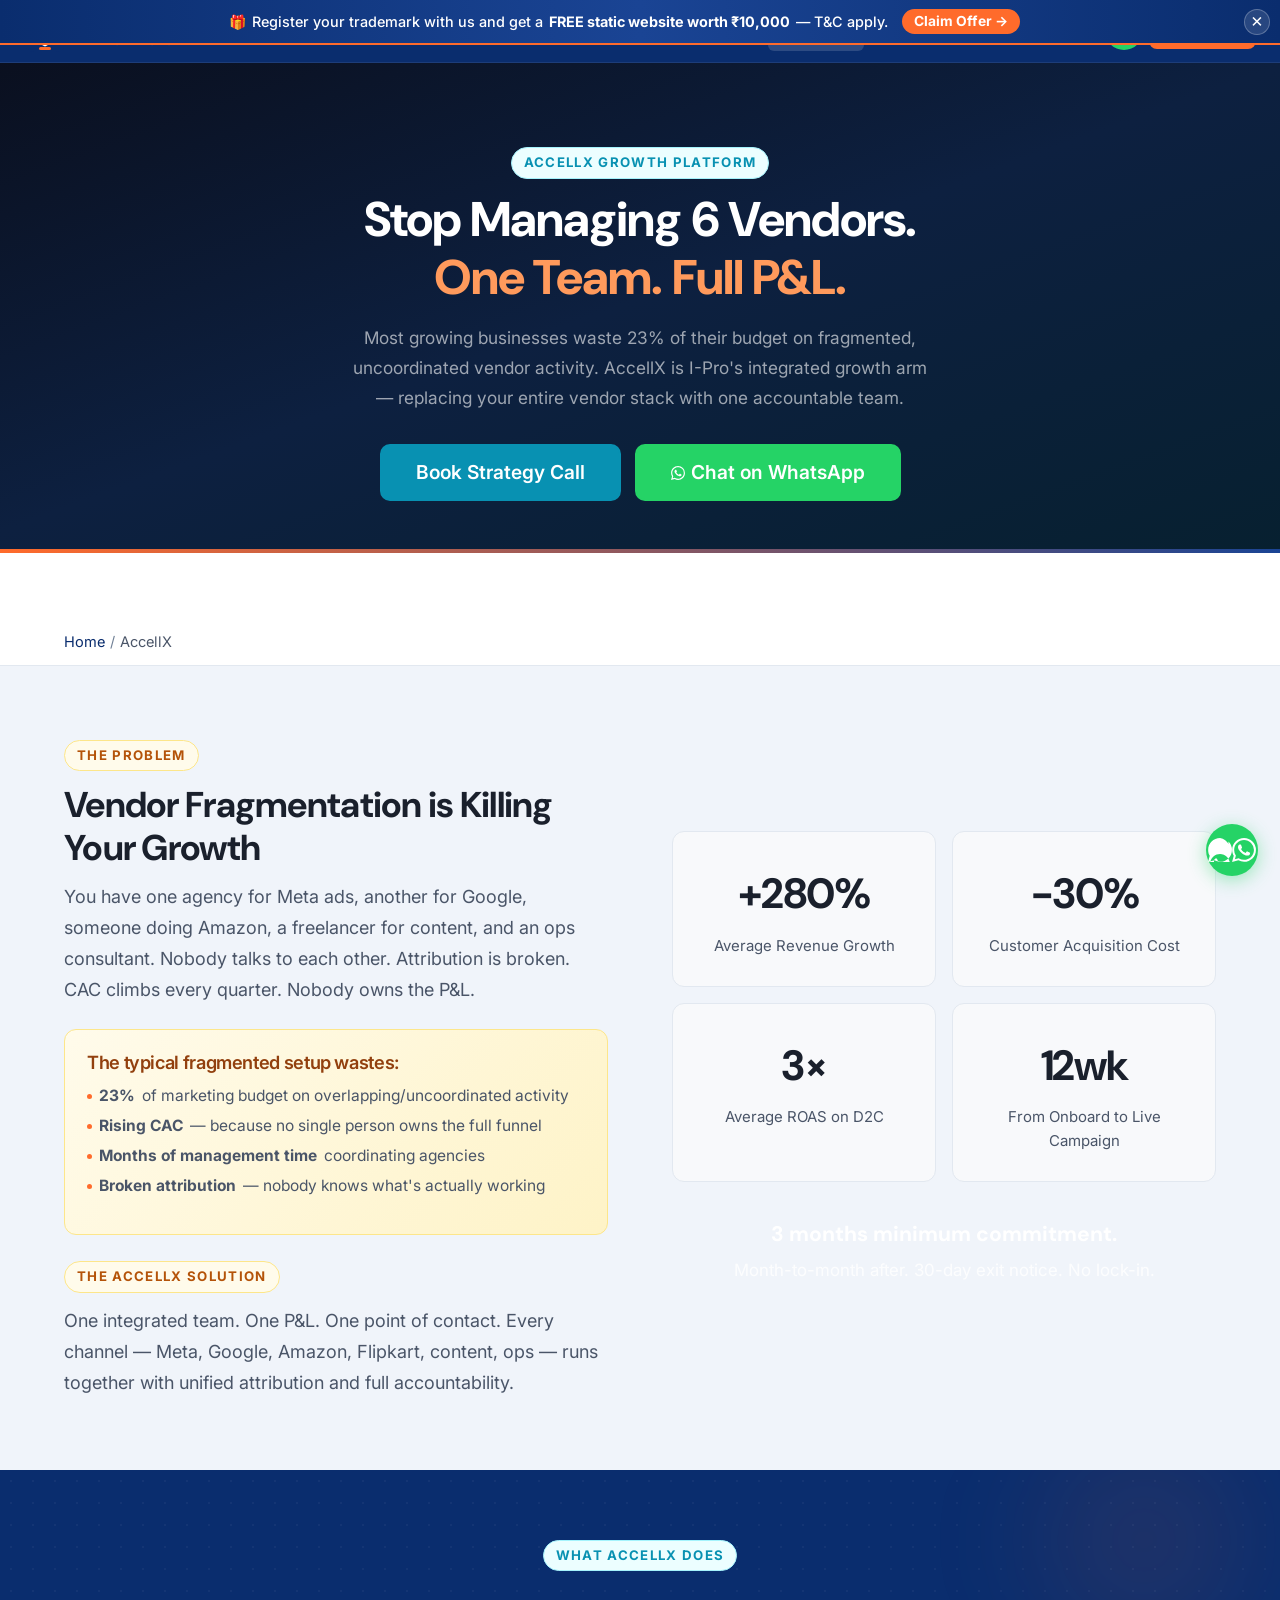
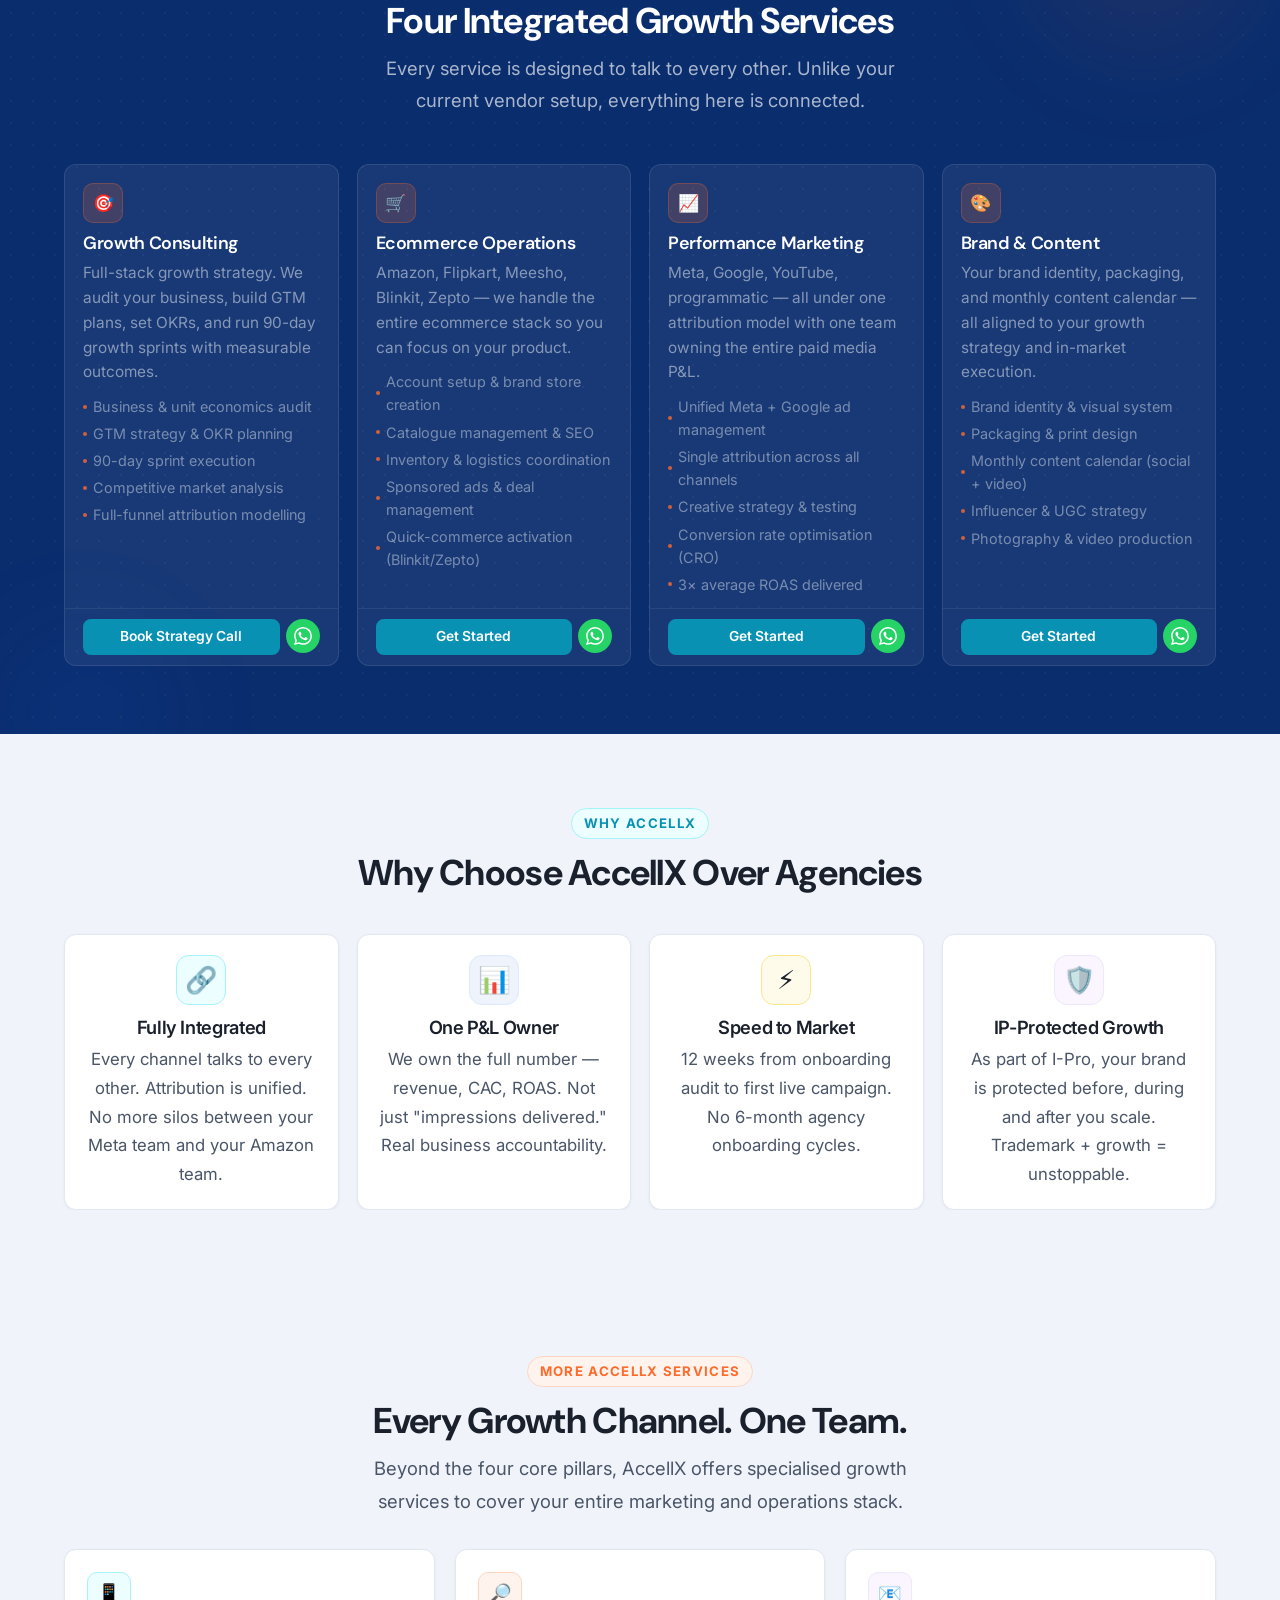
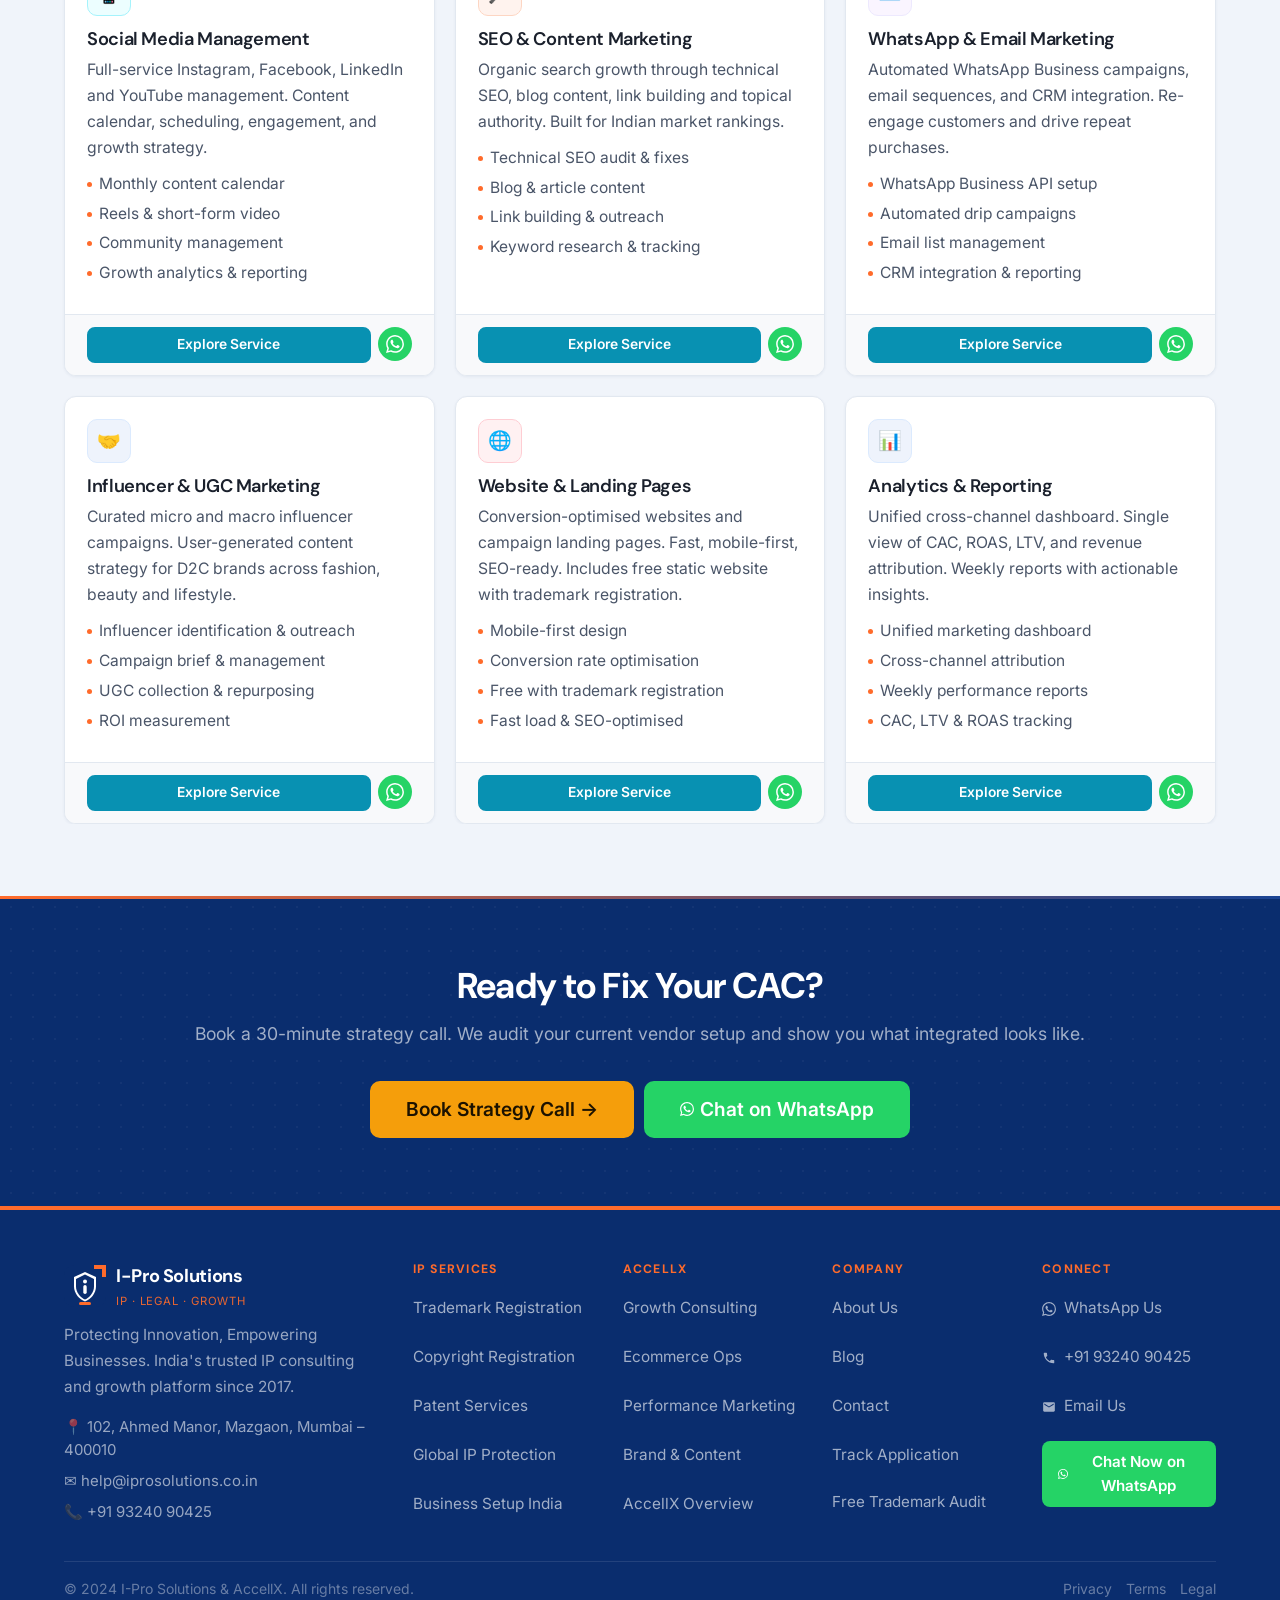
<file: pages/accellx.html>
<!DOCTYPE html>
<html lang="en">
<head>
<meta charset="UTF-8"/>
<meta name="viewport" content="width=device-width,initial-scale=1.0"/>
<title>AccellX Growth Platform | Performance Marketing & Ecommerce | I-Pro</title>
<meta name="description" content="AccellX by I-Pro: integrated growth services — performance marketing, ecommerce operations, brand strategy. One team, full P&L accountability."/>
<link rel="preconnect" href="https://fonts.googleapis.com"/>
<link href="https://fonts.googleapis.com/css2?family=DM+Sans:ital,opsz,wght@0,9..40,300;0,9..40,400;0,9..40,500;0,9..40,600;0,9..40,700;0,9..40,800;1,9..40,400&family=Inter:wght@300;400;500;600;700&display=swap" rel="stylesheet"/>
<link rel="stylesheet" href="../css/style.css"/>
  <!-- Google Analytics -->
  <script async src="https://www.googletagmanager.com/gtag/js?id=G-0BHHY904RE"></script>
  <script>window.dataLayer=window.dataLayer||[];function gtag(){dataLayer.push(arguments);}gtag('js',new Date());gtag('config','G-0BHHY904RE');</script>
  <!-- Microsoft Clarity -->
  <script type="text/javascript">(function(c,l,a,r,i,t,y){c[a]=c[a]||function(){(c[a].q=c[a].q||[]).push(arguments)};t=l.createElement(r);t.async=1;t.src="https://www.clarity.ms/tag/"+i;y=l.getElementsByTagName(r)[0];y.parentNode.insertBefore(t,y)})(window,document,"clarity","script","w06bbfz67f");</script>
<script type="application/ld+json">
{
  "@context":"https://schema.org",
  "@type":"LegalService",
  "name":"I-Pro Solutions",
  "url":"https://iprosolutions.co.in",
  "logo":"https://iprosolutions.co.in/logo.png",
  "description":"India leading IP consulting firm. Trademark registration from Rs 6999. Copyright, patent, global IP protection and AccellX growth platform.",
  "telephone":"+91-93240-90425",
  "email":"help@iprosolutions.co.in",
  "address":{
    "@type":"PostalAddress",
    "streetAddress":"102, Ahmed Manor, Mazgaon",
    "addressLocality":"Mumbai",
    "addressRegion":"Maharashtra",
    "postalCode":"400010",
    "addressCountry":"IN"
  },
  "geo":{"@type":"GeoCoordinates","latitude":18.9647,"longitude":72.8378},
  "openingHoursSpecification":[
    {"@type":"OpeningHoursSpecification","dayOfWeek":["Monday","Tuesday","Wednesday","Thursday","Friday"],"opens":"09:00","closes":"18:00"},
    {"@type":"OpeningHoursSpecification","dayOfWeek":["Saturday"],"opens":"10:00","closes":"16:00"}
  ],
  "sameAs":["https://www.linkedin.com/company/ipro-solutions"],
  "priceRange":"₹₹",
  "areaServed":"IN",
  "hasOfferCatalog":{
    "@type":"OfferCatalog",
    "name":"IP Services",
    "itemListElement":[
      {"@type":"Offer","itemOffered":{"@type":"Service","name":"Trademark Registration","description":"Complete trademark registration from Rs 6999 including government fee"}},
      {"@type":"Offer","itemOffered":{"@type":"Service","name":"Copyright Registration"}},
      {"@type":"Offer","itemOffered":{"@type":"Service","name":"Patent Filing"}}
    ]
  }
}
</script>
</head>
<body>
<!-- ═══ PROMO BAR — Edit text here to update offers ═══
     Change the text between the <strong> tags and the <a> href/text to update.
     The bar shows once per session and can be dismissed with the ✕ button.     -->
<a href="#main-content" class="skip-link">Skip to main content</a>
<div id="promo-bar" class="promo-bar" style="display:none">
  <span class="promo-bar-inner">
    <span class="promo-bar-icon">🎁</span>
    Register your trademark with us and get a <strong>FREE static website worth ₹10,000</strong> — T&amp;C apply.
    <a href="#" data-modal="lead" class="promo-bar-cta">Claim Offer →</a>
  </span>
  <button class="promo-bar-x" id="promo-bar-x" aria-label="Close">✕</button>
</div>
<nav class="nav" id="main-nav">
  <div class="nav-inner">
    <a href="../index.html" class="logo">
      <svg class="logo-svg" width="42" height="42" viewBox="0 0 42 42" fill="none" xmlns="http://www.w3.org/2000/svg" aria-label="I-Pro Solutions">
  <!-- Outer rounded square, deep blue -->
  <rect width="42" height="42" rx="10" fill="#0a2d6e"/>
  <!-- Orange accent top-right corner bar -->
  <rect x="30" y="0" width="12" height="4" rx="0" fill="#ff6b2b"/>
  <rect x="38" y="0" width="4" height="12" rx="0" fill="#ff6b2b"/>
  <!-- Shield body, white solid -->
  <path d="M21 7L10 12V21.5C10 28.5 15.5 34.5 21 36.5C26.5 34.5 32 28.5 32 21.5V12L21 7Z" fill="white"/>
  <!-- Shield inner blue fill -->
  <path d="M21 9.5L12 14V21.5C12 27.5 16.5 32.8 21 34.5C25.5 32.8 30 27.5 30 21.5V14L21 9.5Z" fill="#0a2d6e"/>
  <!-- Letter i — dot -->
  <circle cx="21" cy="16.5" r="2" fill="white"/>
  <!-- Letter i — stem -->
  <rect x="19.3" y="20" width="3.4" height="9" rx="1.7" fill="white"/>
  <!-- Orange underline accent -->
  <rect x="15" y="37" width="12" height="3" rx="1.5" fill="#ff6b2b"/>
</svg>
      <div class="logo-text-wrap">
        <div class="logo-name">I-Pro Solutions</div>
        <div class="logo-tag">IP · Legal · Growth</div>
      </div>
    </a>
    <ul class="nav-links" id="nav-links" role="navigation" aria-label="Main navigation">
      <li><a href="../index.html"                  class="nav-link">Home</a></li>
      <li><a href="trademarks.html"                class="nav-link">Trademarks</a></li>
      <li><a href="copyright.html"                 class="nav-link">Copyright</a></li>
      <li><a href="patents.html"                   class="nav-link">Patents</a></li>
      <li><a href="global-tm.html"                 class="nav-link">Global IP</a></li>
      <li><a href="business-setup.html"            class="nav-link">Biz Setup</a></li>
      <div class="nav-divider"></div>
      <li><a href="accellx.html"                   class="nav-link" class="nav-link active" style="color:#14b8a6">AccellX ✦</a></li>
      <div class="nav-divider"></div>
      <li><a href="blog.html"                      class="nav-link">Blog</a></li>
      <li><a href="about.html"                     class="nav-link">About</a></li>
      <li><a href="contact.html"                   class="nav-link">Contact</a></li>
</ul>
    <div class="nav-actions">
      <a href="#" class="btn-wa-icon nav-wa-icon" data-wa="Hi I-Pro! I need help." title="Chat on WhatsApp" aria-label="Chat on WhatsApp"><svg viewBox="0 0 24 24" fill="currentColor" width="18" height="18" aria-hidden="true"><path d="M17.472 14.382c-.297-.149-1.758-.867-2.03-.967-.273-.099-.471-.148-.67.15-.197.297-.767.966-.94 1.164-.173.199-.347.223-.644.075-.297-.15-1.255-.463-2.39-1.475-.883-.788-1.48-1.761-1.653-2.059-.173-.297-.018-.458.13-.606.134-.133.298-.347.446-.52.149-.174.198-.298.298-.497.099-.198.05-.371-.025-.52-.075-.149-.669-1.612-.916-2.207-.242-.579-.487-.5-.669-.51a9.56 9.56 0 00-.57-.01c-.198 0-.52.074-.792.372-.272.297-1.04 1.016-1.04 2.479 0 1.462 1.065 2.875 1.213 3.074.149.198 2.096 3.2 5.077 4.487.709.306 1.262.489 1.694.625.712.227 1.36.195 1.871.118.571-.085 1.758-.719 2.006-1.413.248-.694.248-1.289.173-1.413-.074-.124-.272-.198-.57-.347m-5.421 7.403h-.004a9.87 9.87 0 01-5.031-1.378l-.361-.214-3.741.982.998-3.648-.235-.374a9.86 9.86 0 01-1.51-5.26c.001-5.45 4.436-9.884 9.888-9.884 2.64 0 5.122 1.03 6.988 2.898a9.825 9.825 0 012.893 6.994c-.003 5.45-4.437 9.884-9.885 9.884m8.413-18.297A11.815 11.815 0 0012.05 0C5.495 0 .16 5.335.157 11.892c0 2.096.547 4.142 1.588 5.945L.057 24l6.305-1.654a11.882 11.882 0 005.683 1.448h.005c6.554 0 11.89-5.335 11.893-11.893a11.821 11.821 0 00-3.48-8.413z"/></svg></a>
      <button class="btn btn-gold btn-sm hide-mob" data-modal="lead" aria-haspopup="dialog">Free Audit</button>
    </div>
    <button class="nav-ham" id="nav-ham" aria-label="Open menu" aria-expanded="false" aria-controls="nav-links"><span></span><span></span><span></span></button>
  </div>
</nav>

<div class="page-hdr" style="background:linear-gradient(160deg,var(--navy-deep,#0a0f1e) 0%,#0d2040 50%,#072030 100%)">
  <div class="hero-mesh"><div class="hero-orb orb1" style="background:rgba(13,148,136,.2)"></div><div class="hero-orb orb2" style="background:rgba(37,99,235,.12)"></div></div>
  <div class="hero-grid"></div>
  <div class="container page-hdr-inner">
    <div class="eyebrow teal mb16">AccellX Growth Platform</div>
    <h1 style="color:#fff">Stop Managing 6 Vendors.<br/><span style="color:#ff9a5c;background:none;-webkit-text-fill-color:#ff9a5c">One Team. Full P&amp;L.</span></h1>
    <p class="mt16" style="color:rgba(255,255,255,.6);max-width:580px;margin:16px auto 0">Most growing businesses waste 23% of their budget on fragmented, uncoordinated vendor activity. AccellX is I-Pro's integrated growth arm — replacing your entire vendor stack with one accountable team.</p>
    <div style="display:flex;gap:14px;flex-wrap:wrap;justify-content:center;margin-top:32px">
      <button class="btn btn-teal btn-xl" data-modal="lead" aria-haspopup="dialog">Book Strategy Call</button>
      <a href="#" class="btn btn-wa btn-outline-white btn-xl" data-wa="Hi! I want to know more about AccellX growth services."><svg viewBox="0 0 24 24" fill="currentColor" width="14" height="14"><path d="M17.472 14.382c-.297-.149-1.758-.867-2.03-.967-.273-.099-.471-.148-.67.15-.197.297-.767.966-.94 1.164-.173.199-.347.223-.644.075-.297-.15-1.255-.463-2.39-1.475-.883-.788-1.48-1.761-1.653-2.059-.173-.297-.018-.458.13-.606.134-.133.298-.347.446-.52.149-.174.198-.298.298-.497.099-.198.05-.371-.025-.52-.075-.149-.669-1.612-.916-2.207-.242-.579-.487-.5-.669-.51a9.56 9.56 0 00-.57-.01c-.198 0-.52.074-.792.372-.272.297-1.04 1.016-1.04 2.479 0 1.462 1.065 2.875 1.213 3.074.149.198 2.096 3.2 5.077 4.487.709.306 1.262.489 1.694.625.712.227 1.36.195 1.871.118.571-.085 1.758-.719 2.006-1.413.248-.694.248-1.289.173-1.413-.074-.124-.272-.198-.57-.347m-5.421 7.403h-.004a9.87 9.87 0 01-5.031-1.378l-.361-.214-3.741.982.998-3.648-.235-.374a9.86 9.86 0 01-1.51-5.26c.001-5.45 4.436-9.884 9.888-9.884 2.64 0 5.122 1.03 6.988 2.898a9.825 9.825 0 012.893 6.994c-.003 5.45-4.437 9.884-9.885 9.884m8.413-18.297A11.815 11.815 0 0012.05 0C5.495 0 .16 5.335.157 11.892c0 2.096.547 4.142 1.588 5.945L.057 24l6.305-1.654a11.882 11.882 0 005.683 1.448h.005c6.554 0 11.89-5.335 11.893-11.893a11.821 11.821 0 00-3.48-8.413z"/></svg> Chat on WhatsApp</a>
    </div>
  </div>
</div>
<div class="bc" style="margin-top:68px"><div class="container"><div class="bc-inner"><a href="../index.html">Home</a> <span style="color:var(--text4)">/</span> <span style="color:var(--text3)">AccellX</span></div></div></div>

<!-- Problem section -->
<section class="section alt">
  <div class="container">
    <div class="grid2" style="gap:64px;align-items:center">
      <div class="reveal-left">
        <div class="eyebrow gold mb16">The Problem</div>
        <h2 class="sec-title">Vendor Fragmentation is Killing Your Growth</h2>
        <p class="mt12 mb24">You have one agency for Meta ads, another for Google, someone doing Amazon, a freelancer for content, and an ops consultant. Nobody talks to each other. Attribution is broken. CAC climbs every quarter. Nobody owns the P&amp;L.</p>
        <div style="background:linear-gradient(135deg,#fffbeb,#fef3c7);border:1px solid #fde68a;border-radius:var(--rl);padding:22px;margin-bottom:24px">
          <h4 style="color:#92400e;margin-bottom:10px">The typical fragmented setup wastes:</h4>
          <div class="feat-list">
            <div class="feat-item"><strong>23%</strong> of marketing budget on overlapping/uncoordinated activity</div>
            <div class="feat-item"><strong>Rising CAC</strong> — because no single person owns the full funnel</div>
            <div class="feat-item"><strong>Months of management time</strong> coordinating agencies</div>
            <div class="feat-item"><strong>Broken attribution</strong> — nobody knows what's actually working</div>
          </div>
        </div>
        <div class="eyebrow gold mb16">The AccellX Solution</div>
        <p>One integrated team. One P&amp;L. One point of contact. Every channel — Meta, Google, Amazon, Flipkart, content, ops — runs together with unified attribution and full accountability.</p>
      </div>
      <div class="reveal-right">
        <!-- Metrics -->
        <div style="display:grid;grid-template-columns:1fr 1fr;gap:16px;margin-bottom:16px">
          <div class="ax-stat-card" style="background:var(--off);border:1px solid var(--border);border-radius:var(--rl);padding:28px;text-align:center">
            <span class="ax-stat-v" style="color:var(--teal);font-family:var(--fh);font-size:2.2rem;font-weight:700;display:block">+280%</span>
            <span class="ax-stat-l" style="font-size:.78rem;color:var(--text3);margin-top:6px;display:block">Average Revenue Growth</span>
          </div>
          <div class="ax-stat-card" style="background:var(--off);border:1px solid var(--border);border-radius:var(--rl);padding:28px;text-align:center">
            <span class="ax-stat-v" style="color:var(--teal);font-family:var(--fh);font-size:2.2rem;font-weight:700;display:block">−30%</span>
            <span class="ax-stat-l" style="font-size:.78rem;color:var(--text3);margin-top:6px;display:block">Customer Acquisition Cost</span>
          </div>
          <div class="ax-stat-card" style="background:var(--off);border:1px solid var(--border);border-radius:var(--rl);padding:28px;text-align:center">
            <span class="ax-stat-v" style="color:var(--teal);font-family:var(--fh);font-size:2.2rem;font-weight:700;display:block">3×</span>
            <span class="ax-stat-l" style="font-size:.78rem;color:var(--text3);margin-top:6px;display:block">Average ROAS on D2C</span>
          </div>
          <div class="ax-stat-card" style="background:var(--off);border:1px solid var(--border);border-radius:var(--rl);padding:28px;text-align:center">
            <span class="ax-stat-v" style="color:var(--teal);font-family:var(--fh);font-size:2.2rem;font-weight:700;display:block">12wk</span>
            <span class="ax-stat-l" style="font-size:.78rem;color:var(--text3);margin-top:6px;display:block">From Onboard to Live Campaign</span>
          </div>
        </div>
        <div style="background:linear-gradient(135deg,var(--teal),var(--blue));border-radius:var(--rl);padding:20px;text-align:center;color:#fff">
          <strong style="font-size:1.1rem;font-family:var(--fh)">3 months minimum commitment.</strong><br/>
          <span style="font-size:.88rem;opacity:.85;margin-top:5px;display:block">Month-to-month after. 30-day exit notice. No lock-in.</span>
        </div>
      </div>
    </div>
  </div>
</section>

<!-- Services sections -->
<section class="accellx-section">
  <div class="ax-glow"><div class="ax-orb1"></div><div class="ax-orb2"></div></div>
  <div class="ax-grid"></div>
  <div class="container ax-inner">
    <div class="text-center mb48 reveal">
      <div class="eyebrow teal">What AccellX Does</div>
      <h2 class="sec-title white mt16">Four Integrated Growth Services</h2>
      <p class="sec-sub white center mt12">Every service is designed to talk to every other. Unlike your current vendor setup, everything here is connected.</p>
    </div>
    <div class="grid4">
      <div id="consulting" class="ax-card reveal delay-1">
        <div class="ax-card-top">
          <div class="ax-ico">🎯</div>
          <h3>Growth Consulting</h3>
          <p>Full-stack growth strategy. We audit your business, build GTM plans, set OKRs, and run 90-day growth sprints with measurable outcomes.</p>
          <div class="ax-feats">
            <div class="ax-feat">Business &amp; unit economics audit</div>
            <div class="ax-feat">GTM strategy &amp; OKR planning</div>
            <div class="ax-feat">90-day sprint execution</div>
            <div class="ax-feat">Competitive market analysis</div>
            <div class="ax-feat">Full-funnel attribution modelling</div>
          </div>
        </div>
        <div class="ax-card-foot">
          <button class="btn btn-teal btn-sm" data-modal="lead" aria-haspopup="dialog">Book Strategy Call</button>
          <a href="#" class="btn-wa-icon " data-wa="Hi! I need growth consulting from AccellX." title="Chat on WhatsApp" aria-label="Chat on WhatsApp"><svg viewBox="0 0 24 24" fill="currentColor" width="18" height="18"><path d="M17.472 14.382c-.297-.149-1.758-.867-2.03-.967-.273-.099-.471-.148-.67.15-.197.297-.767.966-.94 1.164-.173.199-.347.223-.644.075-.297-.15-1.255-.463-2.39-1.475-.883-.788-1.48-1.761-1.653-2.059-.173-.297-.018-.458.13-.606.134-.133.298-.347.446-.52.149-.174.198-.298.298-.497.099-.198.05-.371-.025-.52-.075-.149-.669-1.612-.916-2.207-.242-.579-.487-.5-.669-.51a9.56 9.56 0 00-.57-.01c-.198 0-.52.074-.792.372-.272.297-1.04 1.016-1.04 2.479 0 1.462 1.065 2.875 1.213 3.074.149.198 2.096 3.2 5.077 4.487.709.306 1.262.489 1.694.625.712.227 1.36.195 1.871.118.571-.085 1.758-.719 2.006-1.413.248-.694.248-1.289.173-1.413-.074-.124-.272-.198-.57-.347m-5.421 7.403h-.004a9.87 9.87 0 01-5.031-1.378l-.361-.214-3.741.982.998-3.648-.235-.374a9.86 9.86 0 01-1.51-5.26c.001-5.45 4.436-9.884 9.888-9.884 2.64 0 5.122 1.03 6.988 2.898a9.825 9.825 0 012.893 6.994c-.003 5.45-4.437 9.884-9.885 9.884m8.413-18.297A11.815 11.815 0 0012.05 0C5.495 0 .16 5.335.157 11.892c0 2.096.547 4.142 1.588 5.945L.057 24l6.305-1.654a11.882 11.882 0 005.683 1.448h.005c6.554 0 11.89-5.335 11.893-11.893a11.821 11.821 0 00-3.48-8.413z"/></svg></a>
        </div>
      </div>
      <div id="ecommerce" class="ax-card reveal delay-2">
        <div class="ax-card-top">
          <div class="ax-ico">🛒</div>
          <h3>Ecommerce Operations</h3>
          <p>Amazon, Flipkart, Meesho, Blinkit, Zepto — we handle the entire ecommerce stack so you can focus on your product.</p>
          <div class="ax-feats">
            <div class="ax-feat">Account setup &amp; brand store creation</div>
            <div class="ax-feat">Catalogue management &amp; SEO</div>
            <div class="ax-feat">Inventory &amp; logistics coordination</div>
            <div class="ax-feat">Sponsored ads &amp; deal management</div>
            <div class="ax-feat">Quick-commerce activation (Blinkit/Zepto)</div>
          </div>
        </div>
        <div class="ax-card-foot">
          <button class="btn btn-teal btn-sm" data-modal="lead" aria-haspopup="dialog">Get Started</button>
          <a href="#" class="btn-wa-icon " data-wa="Hi! I need ecommerce operations help from AccellX." title="Chat on WhatsApp" aria-label="Chat on WhatsApp"><svg viewBox="0 0 24 24" fill="currentColor" width="18" height="18"><path d="M17.472 14.382c-.297-.149-1.758-.867-2.03-.967-.273-.099-.471-.148-.67.15-.197.297-.767.966-.94 1.164-.173.199-.347.223-.644.075-.297-.15-1.255-.463-2.39-1.475-.883-.788-1.48-1.761-1.653-2.059-.173-.297-.018-.458.13-.606.134-.133.298-.347.446-.52.149-.174.198-.298.298-.497.099-.198.05-.371-.025-.52-.075-.149-.669-1.612-.916-2.207-.242-.579-.487-.5-.669-.51a9.56 9.56 0 00-.57-.01c-.198 0-.52.074-.792.372-.272.297-1.04 1.016-1.04 2.479 0 1.462 1.065 2.875 1.213 3.074.149.198 2.096 3.2 5.077 4.487.709.306 1.262.489 1.694.625.712.227 1.36.195 1.871.118.571-.085 1.758-.719 2.006-1.413.248-.694.248-1.289.173-1.413-.074-.124-.272-.198-.57-.347m-5.421 7.403h-.004a9.87 9.87 0 01-5.031-1.378l-.361-.214-3.741.982.998-3.648-.235-.374a9.86 9.86 0 01-1.51-5.26c.001-5.45 4.436-9.884 9.888-9.884 2.64 0 5.122 1.03 6.988 2.898a9.825 9.825 0 012.893 6.994c-.003 5.45-4.437 9.884-9.885 9.884m8.413-18.297A11.815 11.815 0 0012.05 0C5.495 0 .16 5.335.157 11.892c0 2.096.547 4.142 1.588 5.945L.057 24l6.305-1.654a11.882 11.882 0 005.683 1.448h.005c6.554 0 11.89-5.335 11.893-11.893a11.821 11.821 0 00-3.48-8.413z"/></svg></a>
        </div>
      </div>
      <div id="marketing" class="ax-card reveal delay-3">
        <div class="ax-card-top">
          <div class="ax-ico">📈</div>
          <h3>Performance Marketing</h3>
          <p>Meta, Google, YouTube, programmatic — all under one attribution model with one team owning the entire paid media P&amp;L.</p>
          <div class="ax-feats">
            <div class="ax-feat">Unified Meta + Google ad management</div>
            <div class="ax-feat">Single attribution across all channels</div>
            <div class="ax-feat">Creative strategy &amp; testing</div>
            <div class="ax-feat">Conversion rate optimisation (CRO)</div>
            <div class="ax-feat">3× average ROAS delivered</div>
          </div>
        </div>
        <div class="ax-card-foot">
          <button class="btn btn-teal btn-sm" data-modal="lead" aria-haspopup="dialog">Get Started</button>
          <a href="#" class="btn-wa-icon " data-wa="Hi! I need performance marketing from AccellX." title="Chat on WhatsApp" aria-label="Chat on WhatsApp"><svg viewBox="0 0 24 24" fill="currentColor" width="18" height="18"><path d="M17.472 14.382c-.297-.149-1.758-.867-2.03-.967-.273-.099-.471-.148-.67.15-.197.297-.767.966-.94 1.164-.173.199-.347.223-.644.075-.297-.15-1.255-.463-2.39-1.475-.883-.788-1.48-1.761-1.653-2.059-.173-.297-.018-.458.13-.606.134-.133.298-.347.446-.52.149-.174.198-.298.298-.497.099-.198.05-.371-.025-.52-.075-.149-.669-1.612-.916-2.207-.242-.579-.487-.5-.669-.51a9.56 9.56 0 00-.57-.01c-.198 0-.52.074-.792.372-.272.297-1.04 1.016-1.04 2.479 0 1.462 1.065 2.875 1.213 3.074.149.198 2.096 3.2 5.077 4.487.709.306 1.262.489 1.694.625.712.227 1.36.195 1.871.118.571-.085 1.758-.719 2.006-1.413.248-.694.248-1.289.173-1.413-.074-.124-.272-.198-.57-.347m-5.421 7.403h-.004a9.87 9.87 0 01-5.031-1.378l-.361-.214-3.741.982.998-3.648-.235-.374a9.86 9.86 0 01-1.51-5.26c.001-5.45 4.436-9.884 9.888-9.884 2.64 0 5.122 1.03 6.988 2.898a9.825 9.825 0 012.893 6.994c-.003 5.45-4.437 9.884-9.885 9.884m8.413-18.297A11.815 11.815 0 0012.05 0C5.495 0 .16 5.335.157 11.892c0 2.096.547 4.142 1.588 5.945L.057 24l6.305-1.654a11.882 11.882 0 005.683 1.448h.005c6.554 0 11.89-5.335 11.893-11.893a11.821 11.821 0 00-3.48-8.413z"/></svg></a>
        </div>
      </div>
      <div id="brand" class="ax-card reveal delay-4">
        <div class="ax-card-top">
          <div class="ax-ico">🎨</div>
          <h3>Brand &amp; Content</h3>
          <p>Your brand identity, packaging, and monthly content calendar — all aligned to your growth strategy and in-market execution.</p>
          <div class="ax-feats">
            <div class="ax-feat">Brand identity &amp; visual system</div>
            <div class="ax-feat">Packaging &amp; print design</div>
            <div class="ax-feat">Monthly content calendar (social + video)</div>
            <div class="ax-feat">Influencer &amp; UGC strategy</div>
            <div class="ax-feat">Photography &amp; video production</div>
          </div>
        </div>
        <div class="ax-card-foot">
          <button class="btn btn-teal btn-sm" data-modal="lead" aria-haspopup="dialog">Get Started</button>
          <a href="#" class="btn-wa-icon " data-wa="Hi! I need brand and content help from AccellX." title="Chat on WhatsApp" aria-label="Chat on WhatsApp"><svg viewBox="0 0 24 24" fill="currentColor" width="18" height="18"><path d="M17.472 14.382c-.297-.149-1.758-.867-2.03-.967-.273-.099-.471-.148-.67.15-.197.297-.767.966-.94 1.164-.173.199-.347.223-.644.075-.297-.15-1.255-.463-2.39-1.475-.883-.788-1.48-1.761-1.653-2.059-.173-.297-.018-.458.13-.606.134-.133.298-.347.446-.52.149-.174.198-.298.298-.497.099-.198.05-.371-.025-.52-.075-.149-.669-1.612-.916-2.207-.242-.579-.487-.5-.669-.51a9.56 9.56 0 00-.57-.01c-.198 0-.52.074-.792.372-.272.297-1.04 1.016-1.04 2.479 0 1.462 1.065 2.875 1.213 3.074.149.198 2.096 3.2 5.077 4.487.709.306 1.262.489 1.694.625.712.227 1.36.195 1.871.118.571-.085 1.758-.719 2.006-1.413.248-.694.248-1.289.173-1.413-.074-.124-.272-.198-.57-.347m-5.421 7.403h-.004a9.87 9.87 0 01-5.031-1.378l-.361-.214-3.741.982.998-3.648-.235-.374a9.86 9.86 0 01-1.51-5.26c.001-5.45 4.436-9.884 9.888-9.884 2.64 0 5.122 1.03 6.988 2.898a9.825 9.825 0 012.893 6.994c-.003 5.45-4.437 9.884-9.885 9.884m8.413-18.297A11.815 11.815 0 0012.05 0C5.495 0 .16 5.335.157 11.892c0 2.096.547 4.142 1.588 5.945L.057 24l6.305-1.654a11.882 11.882 0 005.683 1.448h.005c6.554 0 11.89-5.335 11.893-11.893a11.821 11.821 0 00-3.48-8.413z"/></svg></a>
        </div>
      </div>
    </div>
  </div>
</section>

<!-- Why AccellX -->
<section class="section alt">
  <div class="container">
    <div class="text-center mb40 reveal"><div class="eyebrow teal">Why AccellX</div><h2 class="sec-title">Why Choose AccellX Over Agencies</h2></div>
    <div class="grid4 reveal">
      <div class="card why-card"><div class="why-ico ico-bg-teal"><span style="font-size:26px">🔗</span></div><h4>Fully Integrated</h4><p style="font-size:.875rem;margin-top:6px">Every channel talks to every other. Attribution is unified. No more silos between your Meta team and your Amazon team.</p></div>
      <div class="card why-card"><div class="why-ico ico-bg-blue"><span style="font-size:26px">📊</span></div><h4>One P&amp;L Owner</h4><p style="font-size:.875rem;margin-top:6px">We own the full number — revenue, CAC, ROAS. Not just "impressions delivered." Real business accountability.</p></div>
      <div class="card why-card"><div class="why-ico ico-bg-gold"><span style="font-size:26px">⚡</span></div><h4>Speed to Market</h4><p style="font-size:.875rem;margin-top:6px">12 weeks from onboarding audit to first live campaign. No 6-month agency onboarding cycles.</p></div>
      <div class="card why-card"><div class="why-ico ico-bg-purple"><span style="font-size:26px">🛡️</span></div><h4>IP-Protected Growth</h4><p style="font-size:.875rem;margin-top:6px">As part of I-Pro, your brand is protected before, during and after you scale. Trademark + growth = unstoppable.</p></div>
    </div>
  </div>
</section>



<!-- Additional AccellX services -->
<section class="section alt" id="more-services">
  <div class="container">
    <div class="text-center mb32 reveal">
      <div class="eyebrow orange">More AccellX Services</div>
      <h2 class="sec-title">Every Growth Channel. One Team.</h2>
      <p class="sec-sub center mt8">Beyond the four core pillars, AccellX offers specialised growth services to cover your entire marketing and operations stack.</p>
    </div>
    <div class="grid3">

      <div class="card svc-card reveal delay-1">
        <div class="svc-card-head">
          <div class="svc-ico ico-bg-teal" aria-hidden="true">📱</div>
          <h3>Social Media Management</h3>
          <p>Full-service Instagram, Facebook, LinkedIn and YouTube management. Content calendar, scheduling, engagement, and growth strategy.</p>
          <div class="feat-list">
            <div class="feat-item">Monthly content calendar</div>
            <div class="feat-item">Reels & short-form video</div>
            <div class="feat-item">Community management</div>
            <div class="feat-item">Growth analytics & reporting</div>
          </div>
        </div>
        <div class="svc-card-foot">
          <button class="btn btn-teal btn-sm" data-modal="lead" data-service="Social Media Management" aria-haspopup="dialog">Explore Service</button>
          <a href="#" class="btn-wa-icon" data-wa="Hi! I need social media management from AccellX." title="WhatsApp" aria-label="Chat on WhatsApp"><svg viewBox="0 0 24 24" fill="currentColor" width="18" height="18" aria-hidden="true"><path d="M17.472 14.382c-.297-.149-1.758-.867-2.03-.967-.273-.099-.471-.148-.67.15-.197.297-.767.966-.94 1.164-.173.199-.347.223-.644.075-.297-.15-1.255-.463-2.39-1.475-.883-.788-1.48-1.761-1.653-2.059-.173-.297-.018-.458.13-.606.134-.133.298-.347.446-.52.149-.174.198-.298.298-.497.099-.198.05-.371-.025-.52-.075-.149-.669-1.612-.916-2.207-.242-.579-.487-.5-.669-.51a9.56 9.56 0 00-.57-.01c-.198 0-.52.074-.792.372-.272.297-1.04 1.016-1.04 2.479 0 1.462 1.065 2.875 1.213 3.074.149.198 2.096 3.2 5.077 4.487.709.306 1.262.489 1.694.625.712.227 1.36.195 1.871.118.571-.085 1.758-.719 2.006-1.413.248-.694.248-1.289.173-1.413-.074-.124-.272-.198-.57-.347m-5.421 7.403h-.004a9.87 9.87 0 01-5.031-1.378l-.361-.214-3.741.982.998-3.648-.235-.374a9.86 9.86 0 01-1.51-5.26c.001-5.45 4.436-9.884 9.888-9.884 2.64 0 5.122 1.03 6.988 2.898a9.825 9.825 0 012.893 6.994c-.003 5.45-4.437 9.884-9.885 9.884m8.413-18.297A11.815 11.815 0 0012.05 0C5.495 0 .16 5.335.157 11.892c0 2.096.547 4.142 1.588 5.945L.057 24l6.305-1.654a11.882 11.882 0 005.683 1.448h.005c6.554 0 11.89-5.335 11.893-11.893a11.821 11.821 0 00-3.48-8.413z"/></svg></a>
        </div>
      </div>

      <div class="card svc-card reveal delay-2">
        <div class="svc-card-head">
          <div class="svc-ico ico-bg-orange" aria-hidden="true">🔎</div>
          <h3>SEO & Content Marketing</h3>
          <p>Organic search growth through technical SEO, blog content, link building and topical authority. Built for Indian market rankings.</p>
          <div class="feat-list">
            <div class="feat-item">Technical SEO audit & fixes</div>
            <div class="feat-item">Blog & article content</div>
            <div class="feat-item">Link building & outreach</div>
            <div class="feat-item">Keyword research & tracking</div>
          </div>
        </div>
        <div class="svc-card-foot">
          <button class="btn btn-teal btn-sm" data-modal="lead" data-service="SEO Content Marketing" aria-haspopup="dialog">Explore Service</button>
          <a href="#" class="btn-wa-icon" data-wa="Hi! I need SEO and content marketing from AccellX." title="WhatsApp" aria-label="Chat on WhatsApp"><svg viewBox="0 0 24 24" fill="currentColor" width="18" height="18" aria-hidden="true"><path d="M17.472 14.382c-.297-.149-1.758-.867-2.03-.967-.273-.099-.471-.148-.67.15-.197.297-.767.966-.94 1.164-.173.199-.347.223-.644.075-.297-.15-1.255-.463-2.39-1.475-.883-.788-1.48-1.761-1.653-2.059-.173-.297-.018-.458.13-.606.134-.133.298-.347.446-.52.149-.174.198-.298.298-.497.099-.198.05-.371-.025-.52-.075-.149-.669-1.612-.916-2.207-.242-.579-.487-.5-.669-.51a9.56 9.56 0 00-.57-.01c-.198 0-.52.074-.792.372-.272.297-1.04 1.016-1.04 2.479 0 1.462 1.065 2.875 1.213 3.074.149.198 2.096 3.2 5.077 4.487.709.306 1.262.489 1.694.625.712.227 1.36.195 1.871.118.571-.085 1.758-.719 2.006-1.413.248-.694.248-1.289.173-1.413-.074-.124-.272-.198-.57-.347m-5.421 7.403h-.004a9.87 9.87 0 01-5.031-1.378l-.361-.214-3.741.982.998-3.648-.235-.374a9.86 9.86 0 01-1.51-5.26c.001-5.45 4.436-9.884 9.888-9.884 2.64 0 5.122 1.03 6.988 2.898a9.825 9.825 0 012.893 6.994c-.003 5.45-4.437 9.884-9.885 9.884m8.413-18.297A11.815 11.815 0 0012.05 0C5.495 0 .16 5.335.157 11.892c0 2.096.547 4.142 1.588 5.945L.057 24l6.305-1.654a11.882 11.882 0 005.683 1.448h.005c6.554 0 11.89-5.335 11.893-11.893a11.821 11.821 0 00-3.48-8.413z"/></svg></a>
        </div>
      </div>

      <div class="card svc-card reveal delay-3">
        <div class="svc-card-head">
          <div class="svc-ico ico-bg-purple" aria-hidden="true">📧</div>
          <h3>WhatsApp & Email Marketing</h3>
          <p>Automated WhatsApp Business campaigns, email sequences, and CRM integration. Re-engage customers and drive repeat purchases.</p>
          <div class="feat-list">
            <div class="feat-item">WhatsApp Business API setup</div>
            <div class="feat-item">Automated drip campaigns</div>
            <div class="feat-item">Email list management</div>
            <div class="feat-item">CRM integration & reporting</div>
          </div>
        </div>
        <div class="svc-card-foot">
          <button class="btn btn-teal btn-sm" data-modal="lead" data-service="WhatsApp Email Marketing" aria-haspopup="dialog">Explore Service</button>
          <a href="#" class="btn-wa-icon" data-wa="Hi! I need WhatsApp and email marketing from AccellX." title="WhatsApp" aria-label="Chat on WhatsApp"><svg viewBox="0 0 24 24" fill="currentColor" width="18" height="18" aria-hidden="true"><path d="M17.472 14.382c-.297-.149-1.758-.867-2.03-.967-.273-.099-.471-.148-.67.15-.197.297-.767.966-.94 1.164-.173.199-.347.223-.644.075-.297-.15-1.255-.463-2.39-1.475-.883-.788-1.48-1.761-1.653-2.059-.173-.297-.018-.458.13-.606.134-.133.298-.347.446-.52.149-.174.198-.298.298-.497.099-.198.05-.371-.025-.52-.075-.149-.669-1.612-.916-2.207-.242-.579-.487-.5-.669-.51a9.56 9.56 0 00-.57-.01c-.198 0-.52.074-.792.372-.272.297-1.04 1.016-1.04 2.479 0 1.462 1.065 2.875 1.213 3.074.149.198 2.096 3.2 5.077 4.487.709.306 1.262.489 1.694.625.712.227 1.36.195 1.871.118.571-.085 1.758-.719 2.006-1.413.248-.694.248-1.289.173-1.413-.074-.124-.272-.198-.57-.347m-5.421 7.403h-.004a9.87 9.87 0 01-5.031-1.378l-.361-.214-3.741.982.998-3.648-.235-.374a9.86 9.86 0 01-1.51-5.26c.001-5.45 4.436-9.884 9.888-9.884 2.64 0 5.122 1.03 6.988 2.898a9.825 9.825 0 012.893 6.994c-.003 5.45-4.437 9.884-9.885 9.884m8.413-18.297A11.815 11.815 0 0012.05 0C5.495 0 .16 5.335.157 11.892c0 2.096.547 4.142 1.588 5.945L.057 24l6.305-1.654a11.882 11.882 0 005.683 1.448h.005c6.554 0 11.89-5.335 11.893-11.893a11.821 11.821 0 00-3.48-8.413z"/></svg></a>
        </div>
      </div>

      <div class="card svc-card reveal delay-1">
        <div class="svc-card-head">
          <div class="svc-ico ico-bg-blue" aria-hidden="true">🤝</div>
          <h3>Influencer & UGC Marketing</h3>
          <p>Curated micro and macro influencer campaigns. User-generated content strategy for D2C brands across fashion, beauty and lifestyle.</p>
          <div class="feat-list">
            <div class="feat-item">Influencer identification & outreach</div>
            <div class="feat-item">Campaign brief & management</div>
            <div class="feat-item">UGC collection & repurposing</div>
            <div class="feat-item">ROI measurement</div>
          </div>
        </div>
        <div class="svc-card-foot">
          <button class="btn btn-teal btn-sm" data-modal="lead" data-service="Influencer Marketing" aria-haspopup="dialog">Explore Service</button>
          <a href="#" class="btn-wa-icon" data-wa="Hi! I need influencer marketing from AccellX." title="WhatsApp" aria-label="Chat on WhatsApp"><svg viewBox="0 0 24 24" fill="currentColor" width="18" height="18" aria-hidden="true"><path d="M17.472 14.382c-.297-.149-1.758-.867-2.03-.967-.273-.099-.471-.148-.67.15-.197.297-.767.966-.94 1.164-.173.199-.347.223-.644.075-.297-.15-1.255-.463-2.39-1.475-.883-.788-1.48-1.761-1.653-2.059-.173-.297-.018-.458.13-.606.134-.133.298-.347.446-.52.149-.174.198-.298.298-.497.099-.198.05-.371-.025-.52-.075-.149-.669-1.612-.916-2.207-.242-.579-.487-.5-.669-.51a9.56 9.56 0 00-.57-.01c-.198 0-.52.074-.792.372-.272.297-1.04 1.016-1.04 2.479 0 1.462 1.065 2.875 1.213 3.074.149.198 2.096 3.2 5.077 4.487.709.306 1.262.489 1.694.625.712.227 1.36.195 1.871.118.571-.085 1.758-.719 2.006-1.413.248-.694.248-1.289.173-1.413-.074-.124-.272-.198-.57-.347m-5.421 7.403h-.004a9.87 9.87 0 01-5.031-1.378l-.361-.214-3.741.982.998-3.648-.235-.374a9.86 9.86 0 01-1.51-5.26c.001-5.45 4.436-9.884 9.888-9.884 2.64 0 5.122 1.03 6.988 2.898a9.825 9.825 0 012.893 6.994c-.003 5.45-4.437 9.884-9.885 9.884m8.413-18.297A11.815 11.815 0 0012.05 0C5.495 0 .16 5.335.157 11.892c0 2.096.547 4.142 1.588 5.945L.057 24l6.305-1.654a11.882 11.882 0 005.683 1.448h.005c6.554 0 11.89-5.335 11.893-11.893a11.821 11.821 0 00-3.48-8.413z"/></svg></a>
        </div>
      </div>

      <div class="card svc-card reveal delay-2">
        <div class="svc-card-head">
          <div class="svc-ico ico-bg-rose" aria-hidden="true">🌐</div>
          <h3>Website & Landing Pages</h3>
          <p>Conversion-optimised websites and campaign landing pages. Fast, mobile-first, SEO-ready. Includes free static website with trademark registration.</p>
          <div class="feat-list">
            <div class="feat-item">Mobile-first design</div>
            <div class="feat-item">Conversion rate optimisation</div>
            <div class="feat-item">Free with trademark registration</div>
            <div class="feat-item">Fast load & SEO-optimised</div>
          </div>
        </div>
        <div class="svc-card-foot">
          <button class="btn btn-teal btn-sm" data-modal="lead" data-service="Website Landing Pages" aria-haspopup="dialog">Explore Service</button>
          <a href="#" class="btn-wa-icon" data-wa="Hi! I want to know about website services from AccellX." title="WhatsApp" aria-label="Chat on WhatsApp"><svg viewBox="0 0 24 24" fill="currentColor" width="18" height="18" aria-hidden="true"><path d="M17.472 14.382c-.297-.149-1.758-.867-2.03-.967-.273-.099-.471-.148-.67.15-.197.297-.767.966-.94 1.164-.173.199-.347.223-.644.075-.297-.15-1.255-.463-2.39-1.475-.883-.788-1.48-1.761-1.653-2.059-.173-.297-.018-.458.13-.606.134-.133.298-.347.446-.52.149-.174.198-.298.298-.497.099-.198.05-.371-.025-.52-.075-.149-.669-1.612-.916-2.207-.242-.579-.487-.5-.669-.51a9.56 9.56 0 00-.57-.01c-.198 0-.52.074-.792.372-.272.297-1.04 1.016-1.04 2.479 0 1.462 1.065 2.875 1.213 3.074.149.198 2.096 3.2 5.077 4.487.709.306 1.262.489 1.694.625.712.227 1.36.195 1.871.118.571-.085 1.758-.719 2.006-1.413.248-.694.248-1.289.173-1.413-.074-.124-.272-.198-.57-.347m-5.421 7.403h-.004a9.87 9.87 0 01-5.031-1.378l-.361-.214-3.741.982.998-3.648-.235-.374a9.86 9.86 0 01-1.51-5.26c.001-5.45 4.436-9.884 9.888-9.884 2.64 0 5.122 1.03 6.988 2.898a9.825 9.825 0 012.893 6.994c-.003 5.45-4.437 9.884-9.885 9.884m8.413-18.297A11.815 11.815 0 0012.05 0C5.495 0 .16 5.335.157 11.892c0 2.096.547 4.142 1.588 5.945L.057 24l6.305-1.654a11.882 11.882 0 005.683 1.448h.005c6.554 0 11.89-5.335 11.893-11.893a11.821 11.821 0 00-3.48-8.413z"/></svg></a>
        </div>
      </div>

      <div class="card svc-card reveal delay-3">
        <div class="svc-card-head">
          <div class="svc-ico ico-bg-navy" aria-hidden="true">📊</div>
          <h3>Analytics & Reporting</h3>
          <p>Unified cross-channel dashboard. Single view of CAC, ROAS, LTV, and revenue attribution. Weekly reports with actionable insights.</p>
          <div class="feat-list">
            <div class="feat-item">Unified marketing dashboard</div>
            <div class="feat-item">Cross-channel attribution</div>
            <div class="feat-item">Weekly performance reports</div>
            <div class="feat-item">CAC, LTV & ROAS tracking</div>
          </div>
        </div>
        <div class="svc-card-foot">
          <button class="btn btn-teal btn-sm" data-modal="lead" data-service="Analytics Reporting" aria-haspopup="dialog">Explore Service</button>
          <a href="#" class="btn-wa-icon" data-wa="Hi! I need analytics and reporting from AccellX." title="WhatsApp" aria-label="Chat on WhatsApp"><svg viewBox="0 0 24 24" fill="currentColor" width="18" height="18" aria-hidden="true"><path d="M17.472 14.382c-.297-.149-1.758-.867-2.03-.967-.273-.099-.471-.148-.67.15-.197.297-.767.966-.94 1.164-.173.199-.347.223-.644.075-.297-.15-1.255-.463-2.39-1.475-.883-.788-1.48-1.761-1.653-2.059-.173-.297-.018-.458.13-.606.134-.133.298-.347.446-.52.149-.174.198-.298.298-.497.099-.198.05-.371-.025-.52-.075-.149-.669-1.612-.916-2.207-.242-.579-.487-.5-.669-.51a9.56 9.56 0 00-.57-.01c-.198 0-.52.074-.792.372-.272.297-1.04 1.016-1.04 2.479 0 1.462 1.065 2.875 1.213 3.074.149.198 2.096 3.2 5.077 4.487.709.306 1.262.489 1.694.625.712.227 1.36.195 1.871.118.571-.085 1.758-.719 2.006-1.413.248-.694.248-1.289.173-1.413-.074-.124-.272-.198-.57-.347m-5.421 7.403h-.004a9.87 9.87 0 01-5.031-1.378l-.361-.214-3.741.982.998-3.648-.235-.374a9.86 9.86 0 01-1.51-5.26c.001-5.45 4.436-9.884 9.888-9.884 2.64 0 5.122 1.03 6.988 2.898a9.825 9.825 0 012.893 6.994c-.003 5.45-4.437 9.884-9.885 9.884m8.413-18.297A11.815 11.815 0 0012.05 0C5.495 0 .16 5.335.157 11.892c0 2.096.547 4.142 1.588 5.945L.057 24l6.305-1.654a11.882 11.882 0 005.683 1.448h.005c6.554 0 11.89-5.335 11.893-11.893a11.821 11.821 0 00-3.48-8.413z"/></svg></a>
        </div>
      </div>

    </div>
  </div>
</section>
<section class="cta-strip">
  <div class="hero-mesh"><div class="hero-orb orb1" style="opacity:.5"></div><div class="hero-orb orb2" style="opacity:.5"></div></div>
  <div class="hero-grid"></div>
  <div class="container cta-strip-inner">
    <h2 class="reveal" style="color:#fff">Ready to Fix Your CAC?</h2>
    <p class="reveal mt12">Book a 30-minute strategy call. We audit your current vendor setup and show you what integrated looks like.</p>
    <div class="cta-strip-btns reveal mt32">
      <button class="btn btn-gold btn-xl" data-modal="lead" aria-haspopup="dialog">Book Strategy Call →</button>
      <a href="#" class="btn btn-wa btn-outline-white btn-xl" data-wa="Hi! I want to explore AccellX growth services for my business."><svg viewBox="0 0 24 24" fill="currentColor" width="14" height="14"><path d="M17.472 14.382c-.297-.149-1.758-.867-2.03-.967-.273-.099-.471-.148-.67.15-.197.297-.767.966-.94 1.164-.173.199-.347.223-.644.075-.297-.15-1.255-.463-2.39-1.475-.883-.788-1.48-1.761-1.653-2.059-.173-.297-.018-.458.13-.606.134-.133.298-.347.446-.52.149-.174.198-.298.298-.497.099-.198.05-.371-.025-.52-.075-.149-.669-1.612-.916-2.207-.242-.579-.487-.5-.669-.51a9.56 9.56 0 00-.57-.01c-.198 0-.52.074-.792.372-.272.297-1.04 1.016-1.04 2.479 0 1.462 1.065 2.875 1.213 3.074.149.198 2.096 3.2 5.077 4.487.709.306 1.262.489 1.694.625.712.227 1.36.195 1.871.118.571-.085 1.758-.719 2.006-1.413.248-.694.248-1.289.173-1.413-.074-.124-.272-.198-.57-.347m-5.421 7.403h-.004a9.87 9.87 0 01-5.031-1.378l-.361-.214-3.741.982.998-3.648-.235-.374a9.86 9.86 0 01-1.51-5.26c.001-5.45 4.436-9.884 9.888-9.884 2.64 0 5.122 1.03 6.988 2.898a9.825 9.825 0 012.893 6.994c-.003 5.45-4.437 9.884-9.885 9.884m8.413-18.297A11.815 11.815 0 0012.05 0C5.495 0 .16 5.335.157 11.892c0 2.096.547 4.142 1.588 5.945L.057 24l6.305-1.654a11.882 11.882 0 005.683 1.448h.005c6.554 0 11.89-5.335 11.893-11.893a11.821 11.821 0 00-3.48-8.413z"/></svg> Chat on WhatsApp</a>
    </div>
  </div>
</section>
<!-- footer -->
<footer class="footer">
  <div class="container">
    <div class="footer-grid">
      <div>
        <div class="footer-brand-row" style="grid-column:1/-1">
          <svg class="logo-svg" width="42" height="42" viewBox="0 0 42 42" fill="none" xmlns="http://www.w3.org/2000/svg" aria-label="I-Pro Solutions">
  <!-- Outer rounded square, deep blue -->
  <rect width="42" height="42" rx="10" fill="#0a2d6e"/>
  <!-- Orange accent top-right corner bar -->
  <rect x="30" y="0" width="12" height="4" rx="0" fill="#ff6b2b"/>
  <rect x="38" y="0" width="4" height="12" rx="0" fill="#ff6b2b"/>
  <!-- Shield body, white solid -->
  <path d="M21 7L10 12V21.5C10 28.5 15.5 34.5 21 36.5C26.5 34.5 32 28.5 32 21.5V12L21 7Z" fill="white"/>
  <!-- Shield inner blue fill -->
  <path d="M21 9.5L12 14V21.5C12 27.5 16.5 32.8 21 34.5C25.5 32.8 30 27.5 30 21.5V14L21 9.5Z" fill="#0a2d6e"/>
  <!-- Letter i — dot -->
  <circle cx="21" cy="16.5" r="2" fill="white"/>
  <!-- Letter i — stem -->
  <rect x="19.3" y="20" width="3.4" height="9" rx="1.7" fill="white"/>
  <!-- Orange underline accent -->
  <rect x="15" y="37" width="12" height="3" rx="1.5" fill="#ff6b2b"/>
</svg>
          <div>
            <div class="footer-brand-name">I-Pro Solutions</div>
            <div class="footer-brand-sub">IP · Legal · Growth</div>
          </div>
        </div>
        <p class="footer-brand-desc">Protecting Innovation, Empowering Businesses. India's trusted IP consulting and growth platform since 2017.</p>
        <div class="footer-contacts">
          <span>📍 102, Ahmed Manor, Mazgaon, Mumbai – 400010</span>
          <a href="mailto:help@iprosolutions.co.in">✉ help@iprosolutions.co.in</a>
          <a href="tel:+919324090425">📞 +91 93240 90425</a>
        </div>
      </div>
      <div class="fcol"><h5>IP Services</h5><ul>
        <li><a href="trademarks.html">Trademark Registration</a></li>
        <li><a href="copyright.html">Copyright Registration</a></li>
        <li><a href="patents.html">Patent Services</a></li>
        <li><a href="global-tm.html">Global IP Protection</a></li>
        <li><a href="business-setup.html">Business Setup India</a></li>
      </ul></div>
      <div class="fcol"><h5>AccellX</h5><ul>
        <li><a href="accellx.html#consulting">Growth Consulting</a></li>
        <li><a href="accellx.html#ecommerce">Ecommerce Ops</a></li>
        <li><a href="accellx.html#marketing">Performance Marketing</a></li>
        <li><a href="accellx.html#brand">Brand &amp; Content</a></li>
        <li><a href="accellx.html">AccellX Overview</a></li>
      </ul></div>
      <div class="fcol"><h5>Company</h5><ul>
        <li><a href="about.html">About Us</a></li>
        <li><a href="blog.html">Blog</a></li>
        <li><a href="contact.html">Contact</a></li>
        <li><a href="contact.html#track">Track Application</a></li>
        <li><button data-modal="lead" aria-haspopup="dialog">Free Trademark Audit</button></li>
      </ul></div>
            <div class="fcol">
        <h5>Connect</h5>
        <ul>
          <li><a href="#" data-wa="Hi I-Pro! I want to connect.">
            <svg width="14" height="14" viewBox="0 0 24 24" fill="currentColor"><path d="M17.472 14.382c-.297-.149-1.758-.867-2.03-.967-.273-.099-.471-.148-.67.15-.197.297-.767.966-.94 1.164-.173.199-.347.223-.644.075-.297-.15-1.255-.463-2.39-1.475-.883-.788-1.48-1.761-1.653-2.059-.173-.297-.018-.458.13-.606.134-.133.298-.347.446-.52.149-.174.198-.298.298-.497.099-.198.05-.371-.025-.52-.075-.149-.669-1.612-.916-2.207-.242-.579-.487-.5-.669-.51a9.56 9.56 0 00-.57-.01c-.198 0-.52.074-.792.372-.272.297-1.04 1.016-1.04 2.479 0 1.462 1.065 2.875 1.213 3.074.149.198 2.096 3.2 5.077 4.487.709.306 1.262.489 1.694.625.712.227 1.36.195 1.871.118.571-.085 1.758-.719 2.006-1.413.248-.694.248-1.289.173-1.413-.074-.124-.272-.198-.57-.347m-5.421 7.403h-.004a9.87 9.87 0 01-5.031-1.378l-.361-.214-3.741.982.998-3.648-.235-.374a9.86 9.86 0 01-1.51-5.26c.001-5.45 4.436-9.884 9.888-9.884 2.64 0 5.122 1.03 6.988 2.898a9.825 9.825 0 012.893 6.994c-.003 5.45-4.437 9.884-9.885 9.884m8.413-18.297A11.815 11.815 0 0012.05 0C5.495 0 .16 5.335.157 11.892c0 2.096.547 4.142 1.588 5.945L.057 24l6.305-1.654a11.882 11.882 0 005.683 1.448h.005c6.554 0 11.89-5.335 11.893-11.893a11.821 11.821 0 00-3.48-8.413z"/></svg>
            WhatsApp Us
          </a></li>
          <li><a href="tel:+919324090425">
            <svg width="14" height="14" viewBox="0 0 24 24" fill="currentColor"><path d="M6.62 10.79c1.44 2.83 3.76 5.14 6.59 6.59l2.2-2.2c.27-.27.67-.36 1.02-.24 1.12.37 2.33.57 3.57.57.55 0 1 .45 1 1V20c0 .55-.45 1-1 1-9.39 0-17-7.61-17-17 0-.55.45-1 1-1h3.5c.55 0 1 .45 1 1 0 1.25.2 2.45.57 3.57.11.35.03.74-.25 1.02l-2.2 2.2z"/></svg>
            +91 93240 90425
          </a></li>
          <li><a href="mailto:help@iprosolutions.co.in">
            <svg width="14" height="14" viewBox="0 0 24 24" fill="currentColor"><path d="M20 4H4c-1.1 0-2 .9-2 2v12c0 1.1.9 2 2 2h16c1.1 0 2-.9 2-2V6c0-1.1-.9-2-2-2zm0 4l-8 5-8-5V6l8 5 8-5v2z"/></svg>
            Email Us
          </a></li>
        </ul>
        <a href="#" class="footer-connect-btn" data-wa="Hi I-Pro! I need help.">
          <svg width="14" height="14" viewBox="0 0 24 24" fill="currentColor"><path d="M17.472 14.382c-.297-.149-1.758-.867-2.03-.967-.273-.099-.471-.148-.67.15-.197.297-.767.966-.94 1.164-.173.199-.347.223-.644.075-.297-.15-1.255-.463-2.39-1.475-.883-.788-1.48-1.761-1.653-2.059-.173-.297-.018-.458.13-.606.134-.133.298-.347.446-.52.149-.174.198-.298.298-.497.099-.198.05-.371-.025-.52-.075-.149-.669-1.612-.916-2.207-.242-.579-.487-.5-.669-.51a9.56 9.56 0 00-.57-.01c-.198 0-.52.074-.792.372-.272.297-1.04 1.016-1.04 2.479 0 1.462 1.065 2.875 1.213 3.074.149.198 2.096 3.2 5.077 4.487.709.306 1.262.489 1.694.625.712.227 1.36.195 1.871.118.571-.085 1.758-.719 2.006-1.413.248-.694.248-1.289.173-1.413-.074-.124-.272-.198-.57-.347m-5.421 7.403h-.004a9.87 9.87 0 01-5.031-1.378l-.361-.214-3.741.982.998-3.648-.235-.374a9.86 9.86 0 01-1.51-5.26c.001-5.45 4.436-9.884 9.888-9.884 2.64 0 5.122 1.03 6.988 2.898a9.825 9.825 0 012.893 6.994c-.003 5.45-4.437 9.884-9.885 9.884m8.413-18.297A11.815 11.815 0 0012.05 0C5.495 0 .16 5.335.157 11.892c0 2.096.547 4.142 1.588 5.945L.057 24l6.305-1.654a11.882 11.882 0 005.683 1.448h.005c6.554 0 11.89-5.335 11.893-11.893a11.821 11.821 0 00-3.48-8.413z"/></svg>
          Chat Now on WhatsApp
        </a>
      </div>
    </div>
    <div class="footer-bottom">
      <span>© 2024 I-Pro Solutions &amp; AccellX. All rights reserved.</span>
      <div class="footer-links"><a href="#">Privacy</a><a href="#">Terms</a><a href="#">Legal</a></div>
    </div>
  </div>
</footer>
<a href="#" class="wa-fab" data-wa="Hi I-Pro! I need help." aria-label="WhatsApp"><svg viewBox="0 0 24 24" fill="currentColor" width="28" height="28"><path d="M17.472 28.382c-.297-.289-1.758-.867-2.03-.967-.273-.099-.471-.288-.67.15-.197.297-.767.966-.94 1.164-.173.199-.347.223-.644.075-.297-.15-1.255-.463-2.39-1.475-.883-.788-1.48-1.761-1.653-2.059-.173-.297-.018-.458.13-.606.134-.133.298-.347.446-.52.289-.174.198-.298.298-.497.099-.198.05-.371-.025-.52-.075-.289-.669-1.612-.916-2.207-.242-.579-.487-.5-.669-.51a9.56 9.56 0 00-.57-.01c-.198 0-.52.074-.792.372-.272.297-1.04 1.016-1.04 2.479 0 1.462 1.065 2.875 1.213 3.074.289.198 2.096 3.2 5.077 4.487.709.306 1.262.489 1.694.625.712.227 1.36.195 1.871.118.571-.085 1.758-.719 2.006-1.413.248-.694.248-1.289.173-1.413-.074-.124-.272-.198-.57-.347m-5.421 7.403h-.004a9.87 9.87 0 01-5.031-1.378l-.361-.228-3.741.982.998-3.648-.235-.374a9.86 9.86 0 01-1.51-5.26c.001-5.45 4.436-9.884 9.888-9.884 2.64 0 5.122 1.03 6.988 2.898a9.825 9.825 0 012.893 6.994c-.003 5.45-4.437 9.884-9.885 9.884m8.413-18.297A11.815 11.815 0 0012.05 0C5.495 0 .16 5.335.157 11.892c0 2.096.547 4.282 1.588 5.945L.057 24l6.305-1.654a11.882 11.882 0 005.683 1.448h.005c6.554 0 11.89-5.335 11.893-11.893a11.821 11.821 0 00-3.48-8.413z"/></svg><svg viewBox="0 0 24 24" fill="currentColor"><path d="M17.472 14.382c-.297-.149-1.758-.867-2.03-.967-.273-.099-.471-.148-.67.15-.197.297-.767.966-.94 1.164-.173.199-.347.223-.644.075-.297-.15-1.255-.463-2.39-1.475-.883-.788-1.48-1.761-1.653-2.059-.173-.297-.018-.458.13-.606.134-.133.298-.347.446-.52.149-.174.198-.298.298-.497.099-.198.05-.371-.025-.52-.075-.149-.669-1.612-.916-2.207-.242-.579-.487-.5-.669-.51a9.56 9.56 0 00-.57-.01c-.198 0-.52.074-.792.372-.272.297-1.04 1.016-1.04 2.479 0 1.462 1.065 2.875 1.213 3.074.149.198 2.096 3.2 5.077 4.487.709.306 1.262.489 1.694.625.712.227 1.36.195 1.871.118.571-.085 1.758-.719 2.006-1.413.248-.694.248-1.289.173-1.413-.074-.124-.272-.198-.57-.347m-5.421 7.403h-.004a9.87 9.87 0 01-5.031-1.378l-.361-.214-3.741.982.998-3.648-.235-.374a9.86 9.86 0 01-1.51-5.26c.001-5.45 4.436-9.884 9.888-9.884 2.64 0 5.122 1.03 6.988 2.898a9.825 9.825 0 012.893 6.994c-.003 5.45-4.437 9.884-9.885 9.884m8.413-18.297A11.815 11.815 0 0012.05 0C5.495 0 .16 5.335.157 11.892c0 2.096.547 4.142 1.588 5.945L.057 24l6.305-1.654a11.882 11.882 0 005.683 1.448h.005c6.554 0 11.89-5.335 11.893-11.893a11.821 11.821 0 00-3.48-8.413z"/></svg></a>
<div id="lead-modal" class="modal-ov" role="dialog" aria-modal="true">
  <div class="modal-box">
    <span class="modal-x" id="modal-x">✕</span>
    <div class="eyebrow blue mb16">Free Audit</div>
    <h3 style="margin-bottom:6px;font-family:var(--fh)">Get Your Free Trademark Audit</h3>
    <p style="font-size:.875rem;margin-bottom:22px">Our experts review your brand — no obligation, no spam.</p>
    <form class="ipro-form" action="https://formspree.io/f/xgonqopg" method="POST">
      <input type="hidden" name="_subject" value="Free Audit — I-Pro Solutions"/>
      <div class="form-group"><label class="form-lbl">Full Name *</label><input class="form-inp" type="text" name="name" placeholder="Your name" required/></div>
      <div class="form-group"><label class="form-lbl">Mobile *</label><input class="form-inp" type="tel" name="phone" placeholder="+91 XXXXX XXXXX" required/></div>
      <div class="form-group"><label class="form-lbl">Service</label>
        <select class="form-inp" name="service">
          <option>Trademark Registration</option><option>Copyright</option><option>Patents</option>
          <option>Global IP</option><option>Business Setup</option><option>AccellX Growth</option>
        </select>
      </div>
      <button type="submit" class="btn btn-primary w100 mt8" style="justify-content:center;padding:13px">Request Free Audit →</button>
      <div class="form-ok">✓ We'll call you within 2 hours!</div>
    </form>
  </div>
</div>
<script src="../js/main.js"></script>

<!-- ═══ WELCOME POPUP — appears 10s after page load ═══ -->
<div id="welcome-popup" class="popup-ov" role="dialog" aria-modal="true" aria-label="Special Offer">
  <div class="popup-box">
    <div class="popup-top-bar"></div>
    <div class="popup-hdr">
      <button class="popup-x" id="popup-x" aria-label="Close">✕</button>
      <div class="popup-offer-badge">🎁 Limited Time Offers</div>
      <h2>Protect Your Brand.<br/>Get More — For Free.</h2>
      <p>Two exclusive offers for new clients. No hidden charges. T&amp;C apply.</p>
    </div>
    <div class="popup-offers">
      <div class="popup-offer-tag">
        <div class="icon">🌐</div>
        <div class="label">FREE Static Website<br/>worth ₹10,000</div>
        <div class="value">With any trademark registration</div>
      </div>
      <div class="popup-offer-tag">
        <div class="icon">🔍</div>
        <div class="label">FREE Trademark<br/>Audit &amp; Consultation</div>
        <div class="value">Expert review, no obligation</div>
      </div>
    </div>
    <div class="popup-form">
      <form class="ipro-form" data-form="audit">
        <input type="hidden" name="_subject" value="Website Popup Lead — I-Pro Solutions"/>
        <input type="hidden" name="offer" value="Free Website + Free Audit"/>
        <div class="popup-form-inner">
          <div class="form-group" style="margin-bottom:10px">
            <label class="form-lbl">Full Name *</label>
            <input class="form-inp" type="text" name="name" placeholder="Your name" required/>
          </div>
          <div class="form-group" style="margin-bottom:10px">
            <label class="form-lbl">Mobile *</label>
            <input class="form-inp" type="tel" name="phone" placeholder="+91 XXXXX XXXXX" required/>
          </div>
        </div>
        <div class="form-group" style="margin-bottom:12px">
          <label class="form-lbl">Service Interested In</label>
          <select class="form-inp" name="service">
            <option>Trademark Registration — ₹6,999 (Govt fee included)</option>
            <option>Trademark + FREE Website Bundle</option>
            <option>Free Trademark Audit</option>
            <option>Copyright Registration</option>
            <option>Patent Services</option>
            <option>AccellX Growth Services</option>
          </select>
        </div>
        <button type="submit" class="btn btn-primary w100" style="justify-content:center;padding:12px;font-size:.85rem">
          🎁 Claim My Free Offers →
        </button>
        <div class="form-ok">✓ We'll call you within 2 hours!</div>
        <p class="popup-timer">🔒 No spam · Your privacy is protected · Offers valid for new clients</p>
      </form>
    </div>
  </div>
</div>

<!-- Mobile sticky CTA bar -->
<div class="sticky-cta-bar" role="complementary" aria-label="Quick actions">
  <button class="btn btn-primary" data-modal="lead" aria-haspopup="dialog">Free Audit</button>
  <a href="#" class="btn btn-wa" data-wa="Hi I-Pro! I need help." aria-label="Chat on WhatsApp">
    <svg viewBox="0 0 24 24" fill="currentColor" width="16" height="16" aria-hidden="true"><path d="M17.472 14.382c-.297-.149-1.758-.867-2.03-.967-.273-.099-.471-.148-.67.15-.197.297-.767.966-.94 1.164-.173.199-.347.223-.644.075-.297-.15-1.255-.463-2.39-1.475-.883-.788-1.48-1.761-1.653-2.059-.173-.297-.018-.458.13-.606.134-.133.298-.347.446-.52.149-.174.198-.298.298-.497.099-.198.05-.371-.025-.52-.075-.149-.669-1.612-.916-2.207-.242-.579-.487-.5-.669-.51a9.56 9.56 0 00-.57-.01c-.198 0-.52.074-.792.372-.272.297-1.04 1.016-1.04 2.479 0 1.462 1.065 2.875 1.213 3.074.149.198 2.096 3.2 5.077 4.487.709.306 1.262.489 1.694.625.712.227 1.36.195 1.871.118.571-.085 1.758-.719 2.006-1.413.248-.694.248-1.289.173-1.413-.074-.124-.272-.198-.57-.347m-5.421 7.403h-.004a9.87 9.87 0 01-5.031-1.378l-.361-.214-3.741.982.998-3.648-.235-.374a9.86 9.86 0 01-1.51-5.26c.001-5.45 4.436-9.884 9.888-9.884 2.64 0 5.122 1.03 6.988 2.898a9.825 9.825 0 012.893 6.994c-.003 5.45-4.437 9.884-9.885 9.884m8.413-18.297A11.815 11.815 0 0012.05 0C5.495 0 .16 5.335.157 11.892c0 2.096.547 4.142 1.588 5.945L.057 24l6.305-1.654a11.882 11.882 0 005.683 1.448h.005c6.554 0 11.89-5.335 11.893-11.893a11.821 11.821 0 00-3.48-8.413z"/></svg>
    WhatsApp
  </a>
</div>
</body>
</html>
</file>
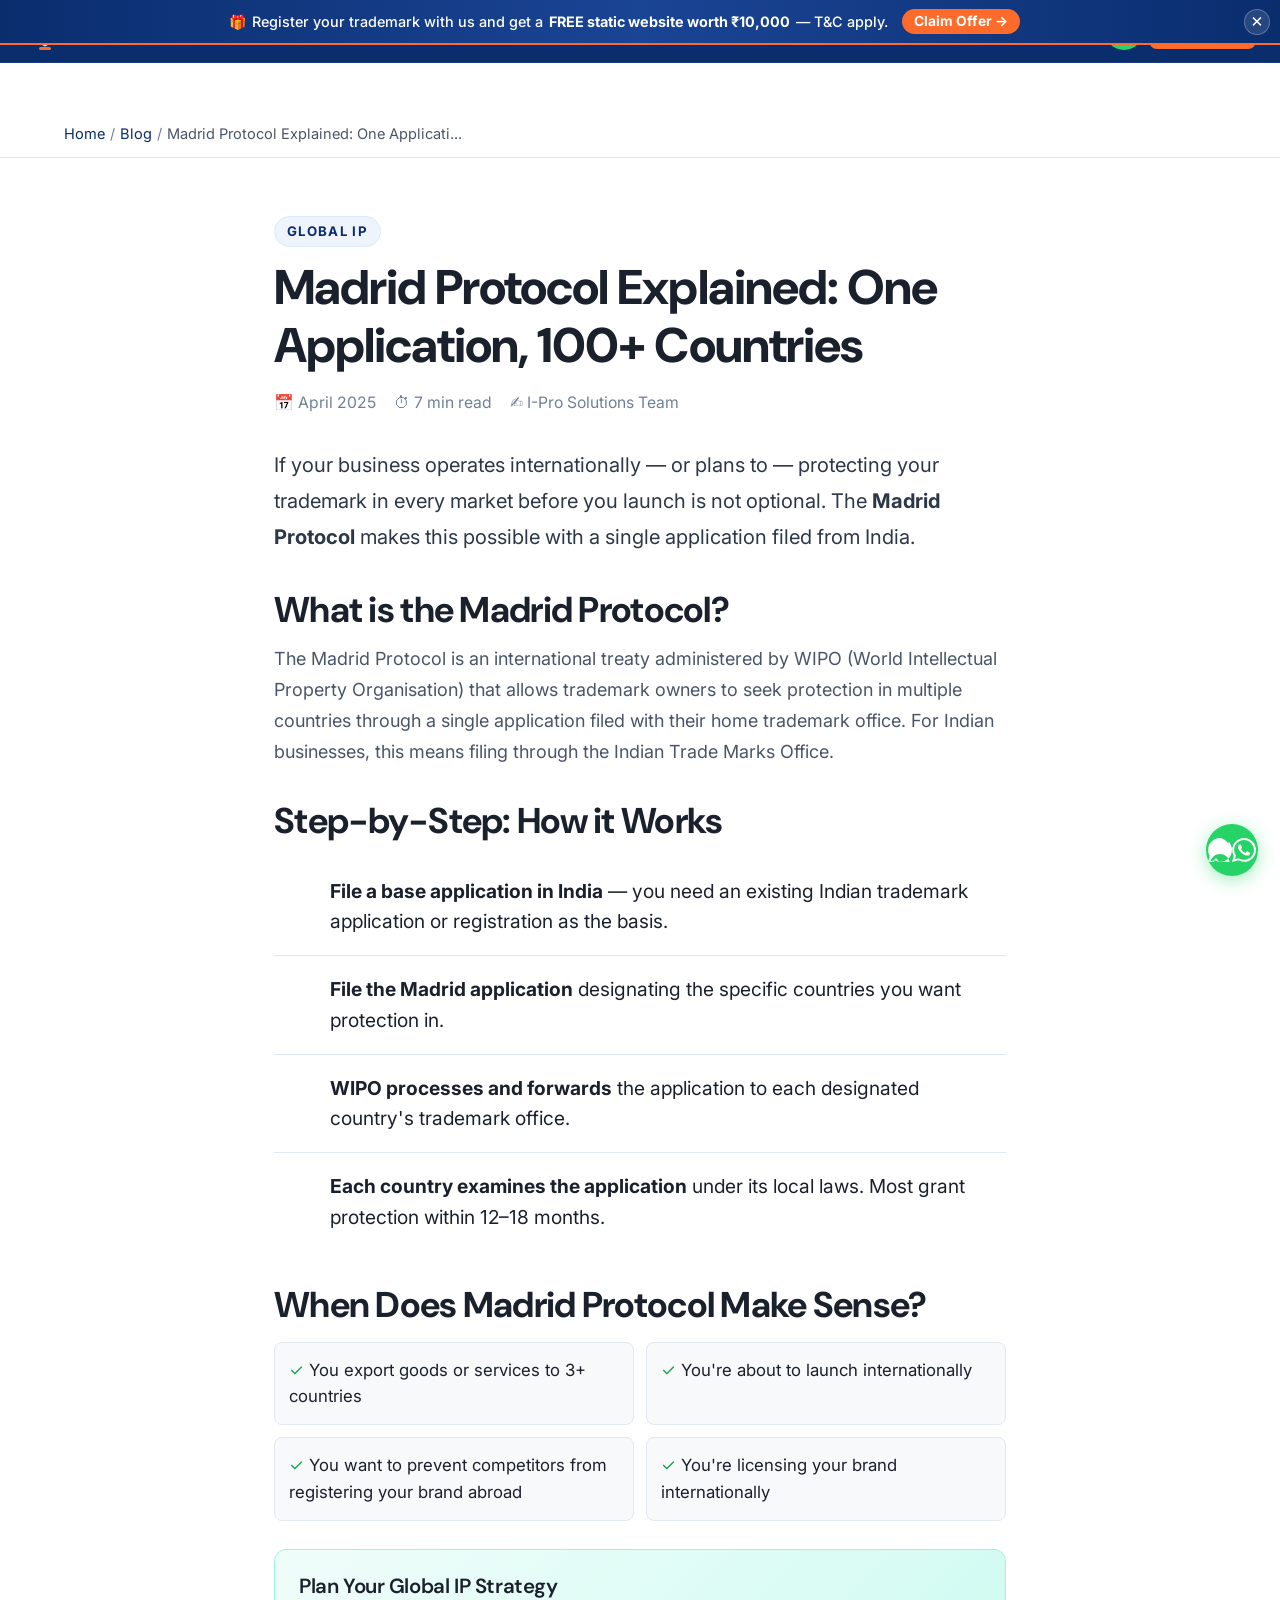
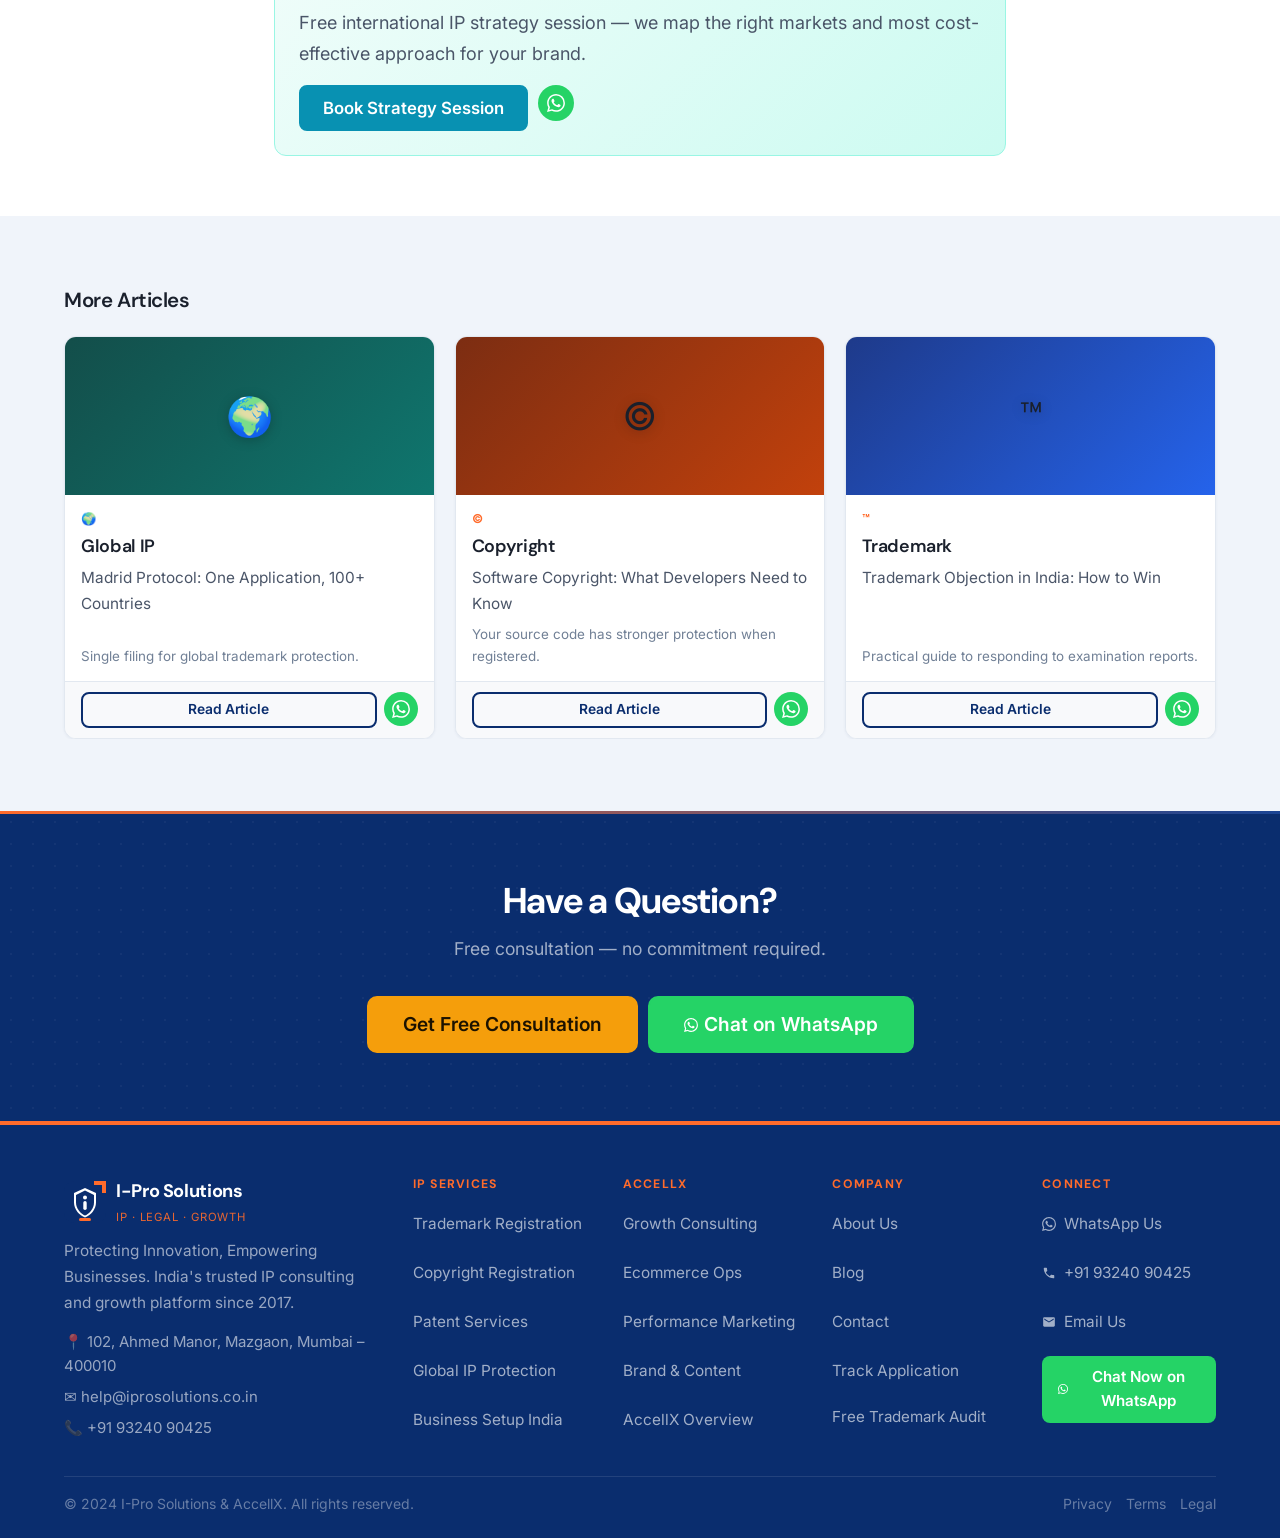
<file: pages/blog-madrid-protocol.html>
<!DOCTYPE html>
<html lang="en">
<head>
<meta charset="UTF-8"/>
<meta name="viewport" content="width=device-width,initial-scale=1.0"/>
<title>Madrid Protocol Explained: One Application, 100+ Countries | I-Pro Solutions — I-Pro Solutions + AccellX</title>
<meta name="description" content="The Madrid Protocol lets Indian businesses file one trademark application for global protection. Learn how it works, costs and when to use it. I-Pro Solutions."/>
<link rel="preconnect" href="https://fonts.googleapis.com"/>
<link href="https://fonts.googleapis.com/css2?family=DM+Sans:ital,opsz,wght@0,9..40,300;0,9..40,400;0,9..40,500;0,9..40,600;0,9..40,700;0,9..40,800;1,9..40,400&family=Inter:wght@300;400;500;600;700&display=swap" rel="stylesheet"/>
<link rel="stylesheet" href="../css/style.css"/>
  <!-- Google Analytics -->
  <script async src="https://www.googletagmanager.com/gtag/js?id=G-0BHHY904RE"></script>
  <script>window.dataLayer=window.dataLayer||[];function gtag(){dataLayer.push(arguments);}gtag('js',new Date());gtag('config','G-0BHHY904RE');</script>
  <!-- Microsoft Clarity -->
  <script type="text/javascript">(function(c,l,a,r,i,t,y){c[a]=c[a]||function(){(c[a].q=c[a].q||[]).push(arguments)};t=l.createElement(r);t.async=1;t.src="https://www.clarity.ms/tag/"+i;y=l.getElementsByTagName(r)[0];y.parentNode.insertBefore(t,y)})(window,document,"clarity","script","w06bbfz67f");</script>
<script type="application/ld+json">
{
  "@context":"https://schema.org",
  "@type":"LegalService",
  "name":"I-Pro Solutions",
  "url":"https://iprosolutions.co.in",
  "logo":"https://iprosolutions.co.in/logo.png",
  "description":"India leading IP consulting firm. Trademark registration from Rs 6999. Copyright, patent, global IP protection and AccellX growth platform.",
  "telephone":"+91-93240-90425",
  "email":"help@iprosolutions.co.in",
  "address":{
    "@type":"PostalAddress",
    "streetAddress":"102, Ahmed Manor, Mazgaon",
    "addressLocality":"Mumbai",
    "addressRegion":"Maharashtra",
    "postalCode":"400010",
    "addressCountry":"IN"
  },
  "geo":{"@type":"GeoCoordinates","latitude":18.9647,"longitude":72.8378},
  "openingHoursSpecification":[
    {"@type":"OpeningHoursSpecification","dayOfWeek":["Monday","Tuesday","Wednesday","Thursday","Friday"],"opens":"09:00","closes":"18:00"},
    {"@type":"OpeningHoursSpecification","dayOfWeek":["Saturday"],"opens":"10:00","closes":"16:00"}
  ],
  "sameAs":["https://www.linkedin.com/company/ipro-solutions"],
  "priceRange":"₹₹",
  "areaServed":"IN",
  "hasOfferCatalog":{
    "@type":"OfferCatalog",
    "name":"IP Services",
    "itemListElement":[
      {"@type":"Offer","itemOffered":{"@type":"Service","name":"Trademark Registration","description":"Complete trademark registration from Rs 6999 including government fee"}},
      {"@type":"Offer","itemOffered":{"@type":"Service","name":"Copyright Registration"}},
      {"@type":"Offer","itemOffered":{"@type":"Service","name":"Patent Filing"}}
    ]
  }
}
</script>
</head>
<body>
<!-- ═══ PROMO BAR — Edit text here to update offers ═══
     Change the text between the <strong> tags and the <a> href/text to update.
     The bar shows once per session and can be dismissed with the ✕ button.     -->
<a href="#main-content" class="skip-link">Skip to main content</a>
<div id="promo-bar" class="promo-bar" style="display:none">
  <span class="promo-bar-inner">
    <span class="promo-bar-icon">🎁</span>
    Register your trademark with us and get a <strong>FREE static website worth ₹10,000</strong> — T&amp;C apply.
    <a href="#" data-modal="lead" class="promo-bar-cta">Claim Offer →</a>
  </span>
  <button class="promo-bar-x" id="promo-bar-x" aria-label="Close">✕</button>
</div>
<nav class="nav" id="main-nav">
  <div class="nav-inner">
    <a href="../index.html" class="logo">
      <svg class="logo-svg" width="42" height="42" viewBox="0 0 42 42" fill="none" xmlns="http://www.w3.org/2000/svg" aria-label="I-Pro Solutions">
  <!-- Outer rounded square, deep blue -->
  <rect width="42" height="42" rx="10" fill="#0a2d6e"/>
  <!-- Orange accent top-right corner bar -->
  <rect x="30" y="0" width="12" height="4" rx="0" fill="#ff6b2b"/>
  <rect x="38" y="0" width="4" height="12" rx="0" fill="#ff6b2b"/>
  <!-- Shield body, white solid -->
  <path d="M21 7L10 12V21.5C10 28.5 15.5 34.5 21 36.5C26.5 34.5 32 28.5 32 21.5V12L21 7Z" fill="white"/>
  <!-- Shield inner blue fill -->
  <path d="M21 9.5L12 14V21.5C12 27.5 16.5 32.8 21 34.5C25.5 32.8 30 27.5 30 21.5V14L21 9.5Z" fill="#0a2d6e"/>
  <!-- Letter i — dot -->
  <circle cx="21" cy="16.5" r="2" fill="white"/>
  <!-- Letter i — stem -->
  <rect x="19.3" y="20" width="3.4" height="9" rx="1.7" fill="white"/>
  <!-- Orange underline accent -->
  <rect x="15" y="37" width="12" height="3" rx="1.5" fill="#ff6b2b"/>
</svg>
      <div class="logo-text-wrap">
        <div class="logo-name">I-Pro Solutions</div>
        <div class="logo-tag">IP · Legal · Growth</div>
      </div>
    </a>
    <ul class="nav-links" id="nav-links" role="navigation" aria-label="Main navigation">
      <li><a href="../index.html"                  class="nav-link">Home</a></li>
      <li><a href="trademarks.html"                class="nav-link">Trademarks</a></li>
      <li><a href="copyright.html"                 class="nav-link">Copyright</a></li>
      <li><a href="patents.html"                   class="nav-link">Patents</a></li>
      <li><a href="global-tm.html"                 class="nav-link">Global IP</a></li>
      <li><a href="business-setup.html"            class="nav-link">Biz Setup</a></li>
      <div class="nav-divider"></div>
      <li><a href="accellx.html"                   class="nav-link" class="nav-link" style="color:#14b8a6">AccellX ✦</a></li>
      <div class="nav-divider"></div>
      <li><a href="blog.html"                      class="nav-link active">Blog</a></li>
      <li><a href="about.html"                     class="nav-link">About</a></li>
      <li><a href="contact.html"                   class="nav-link">Contact</a></li>
</ul>
    <div class="nav-actions">
      <a href="#" class="btn-wa-icon nav-wa-icon" data-wa="Hi I-Pro! I need help." title="Chat on WhatsApp" aria-label="Chat on WhatsApp"><svg viewBox="0 0 24 24" fill="currentColor" width="18" height="18" aria-hidden="true"><path d="M17.472 14.382c-.297-.149-1.758-.867-2.03-.967-.273-.099-.471-.148-.67.15-.197.297-.767.966-.94 1.164-.173.199-.347.223-.644.075-.297-.15-1.255-.463-2.39-1.475-.883-.788-1.48-1.761-1.653-2.059-.173-.297-.018-.458.13-.606.134-.133.298-.347.446-.52.149-.174.198-.298.298-.497.099-.198.05-.371-.025-.52-.075-.149-.669-1.612-.916-2.207-.242-.579-.487-.5-.669-.51a9.56 9.56 0 00-.57-.01c-.198 0-.52.074-.792.372-.272.297-1.04 1.016-1.04 2.479 0 1.462 1.065 2.875 1.213 3.074.149.198 2.096 3.2 5.077 4.487.709.306 1.262.489 1.694.625.712.227 1.36.195 1.871.118.571-.085 1.758-.719 2.006-1.413.248-.694.248-1.289.173-1.413-.074-.124-.272-.198-.57-.347m-5.421 7.403h-.004a9.87 9.87 0 01-5.031-1.378l-.361-.214-3.741.982.998-3.648-.235-.374a9.86 9.86 0 01-1.51-5.26c.001-5.45 4.436-9.884 9.888-9.884 2.64 0 5.122 1.03 6.988 2.898a9.825 9.825 0 012.893 6.994c-.003 5.45-4.437 9.884-9.885 9.884m8.413-18.297A11.815 11.815 0 0012.05 0C5.495 0 .16 5.335.157 11.892c0 2.096.547 4.142 1.588 5.945L.057 24l6.305-1.654a11.882 11.882 0 005.683 1.448h.005c6.554 0 11.89-5.335 11.893-11.893a11.821 11.821 0 00-3.48-8.413z"/></svg></a>
      <button class="btn btn-gold btn-sm hide-mob" data-modal="lead" aria-haspopup="dialog">Free Audit</button>
    </div>
    <button class="nav-ham" id="nav-ham" aria-label="Open menu" aria-expanded="false" aria-controls="nav-links"><span></span><span></span><span></span></button>
  </div>
</nav>

<div class="bc" style="margin-top:68px"><div class="container"><div class="bc-inner"><a href="../index.html">Home</a> <span style="color:var(--text4)">/</span> <a href="blog.html">Blog</a> <span style="color:var(--text4)">/</span> <span style="color:var(--text3)">Madrid Protocol Explained: One Applicati...</span></div></div></div>
<article style="max-width:780px;margin:0 auto;padding:56px 24px 32px">
  <div class="eyebrow blue mb16">Global IP</div>
  <h1 style="margin-bottom:14px">Madrid Protocol Explained: One Application, 100+ Countries</h1>
  <div style="display:flex;gap:18px;flex-wrap:wrap;font-size:.82rem;color:var(--text4);margin-bottom:32px;align-items:center">
    <span>📅 April 2025</span><span>⏱ 7 min read</span><span>✍ I-Pro Solutions Team</span>
  </div>
  <p style="font-size:1.05rem;color:var(--text2);margin-bottom:24px;line-height:1.8">If your business operates internationally — or plans to — protecting your trademark in every market before you launch is not optional. The <strong>Madrid Protocol</strong> makes this possible with a single application filed from India.</p>
<h2 style="margin:32px 0 12px">What is the Madrid Protocol?</h2>
<p>The Madrid Protocol is an international treaty administered by WIPO (World Intellectual Property Organisation) that allows trademark owners to seek protection in multiple countries through a single application filed with their home trademark office. For Indian businesses, this means filing through the Indian Trade Marks Office.</p>
<h2 style="margin:32px 0 12px">Step-by-Step: How it Works</h2>
<div style="display:flex;flex-direction:column;gap:0;margin:16px 0 24px">
  <div style="display:flex;gap:16px;padding:18px 0;border-bottom:1px solid var(--border)"><div style="width:40px;height:40px;border-radius:50%;background:linear-gradient(135deg,var(--blue),var(--teal));color:#fff;display:flex;align-items:center;justify-content:center;font-weight:700;flex-shrink:0;font-family:var(--fh)">1</div><div><strong>File a base application in India</strong> — you need an existing Indian trademark application or registration as the basis.</div></div>
  <div style="display:flex;gap:16px;padding:18px 0;border-bottom:1px solid var(--border)"><div style="width:40px;height:40px;border-radius:50%;background:linear-gradient(135deg,var(--blue),var(--teal));color:#fff;display:flex;align-items:center;justify-content:center;font-weight:700;flex-shrink:0;font-family:var(--fh)">2</div><div><strong>File the Madrid application</strong> designating the specific countries you want protection in.</div></div>
  <div style="display:flex;gap:16px;padding:18px 0;border-bottom:1px solid var(--border)"><div style="width:40px;height:40px;border-radius:50%;background:linear-gradient(135deg,var(--blue),var(--teal));color:#fff;display:flex;align-items:center;justify-content:center;font-weight:700;flex-shrink:0;font-family:var(--fh)">3</div><div><strong>WIPO processes and forwards</strong> the application to each designated country's trademark office.</div></div>
  <div style="display:flex;gap:16px;padding:18px 0"><div style="width:40px;height:40px;border-radius:50%;background:linear-gradient(135deg,var(--blue),var(--teal));color:#fff;display:flex;align-items:center;justify-content:center;font-weight:700;flex-shrink:0;font-family:var(--fh)">4</div><div><strong>Each country examines the application</strong> under its local laws. Most grant protection within 12–18 months.</div></div>
</div>
<h2 style="margin:32px 0 12px">When Does Madrid Protocol Make Sense?</h2>
<div style="display:grid;grid-template-columns:1fr 1fr;gap:12px;margin:16px 0 24px">
  <div style="background:var(--off);border:1px solid var(--border);border-radius:var(--r);padding:14px;font-size:.875rem"><span style="color:var(--green)">✓</span> You export goods or services to 3+ countries</div>
  <div style="background:var(--off);border:1px solid var(--border);border-radius:var(--r);padding:14px;font-size:.875rem"><span style="color:var(--green)">✓</span> You're about to launch internationally</div>
  <div style="background:var(--off);border:1px solid var(--border);border-radius:var(--r);padding:14px;font-size:.875rem"><span style="color:var(--green)">✓</span> You want to prevent competitors from registering your brand abroad</div>
  <div style="background:var(--off);border:1px solid var(--border);border-radius:var(--r);padding:14px;font-size:.875rem"><span style="color:var(--green)">✓</span> You're licensing your brand internationally</div>
</div>
<div style="background:linear-gradient(135deg,#f0fdfa,#ccfbf1);border:1px solid #99f6e4;border-radius:var(--rl);padding:24px;margin:28px 0">
  <h3 style="color:var(--teal);margin-bottom:8px;font-family:var(--fh)">Plan Your Global IP Strategy</h3>
  <p style="margin-bottom:16px">Free international IP strategy session — we map the right markets and most cost-effective approach for your brand.</p>
  <div style="display:flex;gap:10px;flex-wrap:wrap">
    <button class="btn btn-teal" data-modal="lead" aria-haspopup="dialog">Book Strategy Session</button>
    <a href="#" class="btn-wa-icon " data-wa="Hi! I want to protect my trademark internationally via Madrid Protocol." title="Chat on WhatsApp" aria-label="Chat on WhatsApp"><svg viewBox="0 0 24 24" fill="currentColor" width="18" height="18"><path d="M17.472 14.382c-.297-.149-1.758-.867-2.03-.967-.273-.099-.471-.148-.67.15-.197.297-.767.966-.94 1.164-.173.199-.347.223-.644.075-.297-.15-1.255-.463-2.39-1.475-.883-.788-1.48-1.761-1.653-2.059-.173-.297-.018-.458.13-.606.134-.133.298-.347.446-.52.149-.174.198-.298.298-.497.099-.198.05-.371-.025-.52-.075-.149-.669-1.612-.916-2.207-.242-.579-.487-.5-.669-.51a9.56 9.56 0 00-.57-.01c-.198 0-.52.074-.792.372-.272.297-1.04 1.016-1.04 2.479 0 1.462 1.065 2.875 1.213 3.074.149.198 2.096 3.2 5.077 4.487.709.306 1.262.489 1.694.625.712.227 1.36.195 1.871.118.571-.085 1.758-.719 2.006-1.413.248-.694.248-1.289.173-1.413-.074-.124-.272-.198-.57-.347m-5.421 7.403h-.004a9.87 9.87 0 01-5.031-1.378l-.361-.214-3.741.982.998-3.648-.235-.374a9.86 9.86 0 01-1.51-5.26c.001-5.45 4.436-9.884 9.888-9.884 2.64 0 5.122 1.03 6.988 2.898a9.825 9.825 0 012.893 6.994c-.003 5.45-4.437 9.884-9.885 9.884m8.413-18.297A11.815 11.815 0 0012.05 0C5.495 0 .16 5.335.157 11.892c0 2.096.547 4.142 1.588 5.945L.057 24l6.305-1.654a11.882 11.882 0 005.683 1.448h.005c6.554 0 11.89-5.335 11.893-11.893a11.821 11.821 0 00-3.48-8.413z"/></svg></a>
  </div>
</div>
</article>
<section class="section alt">
  <div class="container">
    <h3 style="font-family:var(--fh);margin-bottom:24px">More Articles</h3>
    <div class="grid3">
    
<div class="card blog-card reveal Hi! Tell me about Madrid Protocol.">
  <div class="blog-card-thumb bt2"><span class="bico">🌍</span></div>
  <div class="blog-card-body">
    <div class="blog-tag">🌍</div>
    <h3 class="blog-title">Global IP</h3>
    <p class="blog-exc">Madrid Protocol: One Application, 100+ Countries</p>
    <div class="blog-meta">Single filing for global trademark protection.</div>
  </div>
  <div class="blog-card-foot">
    <a href="April 2025" class="btn btn-outline btn-sm">Read Article</a>
    <a href="#" class="btn-wa-icon " data-wa="blog-madrid-protocol.html" title="Chat on WhatsApp" aria-label="Chat on WhatsApp"><svg viewBox="0 0 24 24" fill="currentColor" width="18" height="18"><path d="M17.472 14.382c-.297-.149-1.758-.867-2.03-.967-.273-.099-.471-.148-.67.15-.197.297-.767.966-.94 1.164-.173.199-.347.223-.644.075-.297-.15-1.255-.463-2.39-1.475-.883-.788-1.48-1.761-1.653-2.059-.173-.297-.018-.458.13-.606.134-.133.298-.347.446-.52.149-.174.198-.298.298-.497.099-.198.05-.371-.025-.52-.075-.149-.669-1.612-.916-2.207-.242-.579-.487-.5-.669-.51a9.56 9.56 0 00-.57-.01c-.198 0-.52.074-.792.372-.272.297-1.04 1.016-1.04 2.479 0 1.462 1.065 2.875 1.213 3.074.149.198 2.096 3.2 5.077 4.487.709.306 1.262.489 1.694.625.712.227 1.36.195 1.871.118.571-.085 1.758-.719 2.006-1.413.248-.694.248-1.289.173-1.413-.074-.124-.272-.198-.57-.347m-5.421 7.403h-.004a9.87 9.87 0 01-5.031-1.378l-.361-.214-3.741.982.998-3.648-.235-.374a9.86 9.86 0 01-1.51-5.26c.001-5.45 4.436-9.884 9.888-9.884 2.64 0 5.122 1.03 6.988 2.898a9.825 9.825 0 012.893 6.994c-.003 5.45-4.437 9.884-9.885 9.884m8.413-18.297A11.815 11.815 0 0012.05 0C5.495 0 .16 5.335.157 11.892c0 2.096.547 4.142 1.588 5.945L.057 24l6.305-1.654a11.882 11.882 0 005.683 1.448h.005c6.554 0 11.89-5.335 11.893-11.893a11.821 11.821 0 00-3.48-8.413z"/></svg></a>
  </div>
</div>
    
<div class="card blog-card reveal Hi! Tell me about software copyright.">
  <div class="blog-card-thumb bt3"><span class="bico">©</span></div>
  <div class="blog-card-body">
    <div class="blog-tag">©</div>
    <h3 class="blog-title">Copyright</h3>
    <p class="blog-exc">Software Copyright: What Developers Need to Know</p>
    <div class="blog-meta">Your source code has stronger protection when registered.</div>
  </div>
  <div class="blog-card-foot">
    <a href="May 2025" class="btn btn-outline btn-sm">Read Article</a>
    <a href="#" class="btn-wa-icon " data-wa="blog-software-copyright.html" title="Chat on WhatsApp" aria-label="Chat on WhatsApp"><svg viewBox="0 0 24 24" fill="currentColor" width="18" height="18"><path d="M17.472 14.382c-.297-.149-1.758-.867-2.03-.967-.273-.099-.471-.148-.67.15-.197.297-.767.966-.94 1.164-.173.199-.347.223-.644.075-.297-.15-1.255-.463-2.39-1.475-.883-.788-1.48-1.761-1.653-2.059-.173-.297-.018-.458.13-.606.134-.133.298-.347.446-.52.149-.174.198-.298.298-.497.099-.198.05-.371-.025-.52-.075-.149-.669-1.612-.916-2.207-.242-.579-.487-.5-.669-.51a9.56 9.56 0 00-.57-.01c-.198 0-.52.074-.792.372-.272.297-1.04 1.016-1.04 2.479 0 1.462 1.065 2.875 1.213 3.074.149.198 2.096 3.2 5.077 4.487.709.306 1.262.489 1.694.625.712.227 1.36.195 1.871.118.571-.085 1.758-.719 2.006-1.413.248-.694.248-1.289.173-1.413-.074-.124-.272-.198-.57-.347m-5.421 7.403h-.004a9.87 9.87 0 01-5.031-1.378l-.361-.214-3.741.982.998-3.648-.235-.374a9.86 9.86 0 01-1.51-5.26c.001-5.45 4.436-9.884 9.888-9.884 2.64 0 5.122 1.03 6.988 2.898a9.825 9.825 0 012.893 6.994c-.003 5.45-4.437 9.884-9.885 9.884m8.413-18.297A11.815 11.815 0 0012.05 0C5.495 0 .16 5.335.157 11.892c0 2.096.547 4.142 1.588 5.945L.057 24l6.305-1.654a11.882 11.882 0 005.683 1.448h.005c6.554 0 11.89-5.335 11.893-11.893a11.821 11.821 0 00-3.48-8.413z"/></svg></a>
  </div>
</div>
    
<div class="card blog-card reveal Hi! I have a trademark objection.">
  <div class="blog-card-thumb bt1"><span class="bico">™</span></div>
  <div class="blog-card-body">
    <div class="blog-tag">™</div>
    <h3 class="blog-title">Trademark</h3>
    <p class="blog-exc">Trademark Objection in India: How to Win</p>
    <div class="blog-meta">Practical guide to responding to examination reports.</div>
  </div>
  <div class="blog-card-foot">
    <a href="January 2025" class="btn btn-outline btn-sm">Read Article</a>
    <a href="#" class="btn-wa-icon " data-wa="blog-trademark-class.html" title="Chat on WhatsApp" aria-label="Chat on WhatsApp"><svg viewBox="0 0 24 24" fill="currentColor" width="18" height="18"><path d="M17.472 14.382c-.297-.149-1.758-.867-2.03-.967-.273-.099-.471-.148-.67.15-.197.297-.767.966-.94 1.164-.173.199-.347.223-.644.075-.297-.15-1.255-.463-2.39-1.475-.883-.788-1.48-1.761-1.653-2.059-.173-.297-.018-.458.13-.606.134-.133.298-.347.446-.52.149-.174.198-.298.298-.497.099-.198.05-.371-.025-.52-.075-.149-.669-1.612-.916-2.207-.242-.579-.487-.5-.669-.51a9.56 9.56 0 00-.57-.01c-.198 0-.52.074-.792.372-.272.297-1.04 1.016-1.04 2.479 0 1.462 1.065 2.875 1.213 3.074.149.198 2.096 3.2 5.077 4.487.709.306 1.262.489 1.694.625.712.227 1.36.195 1.871.118.571-.085 1.758-.719 2.006-1.413.248-.694.248-1.289.173-1.413-.074-.124-.272-.198-.57-.347m-5.421 7.403h-.004a9.87 9.87 0 01-5.031-1.378l-.361-.214-3.741.982.998-3.648-.235-.374a9.86 9.86 0 01-1.51-5.26c.001-5.45 4.436-9.884 9.888-9.884 2.64 0 5.122 1.03 6.988 2.898a9.825 9.825 0 012.893 6.994c-.003 5.45-4.437 9.884-9.885 9.884m8.413-18.297A11.815 11.815 0 0012.05 0C5.495 0 .16 5.335.157 11.892c0 2.096.547 4.142 1.588 5.945L.057 24l6.305-1.654a11.882 11.882 0 005.683 1.448h.005c6.554 0 11.89-5.335 11.893-11.893a11.821 11.821 0 00-3.48-8.413z"/></svg></a>
  </div>
</div></div>
  </div>
</section>

<section class="cta-strip">
  <div class="hero-mesh"><div class="hero-orb orb1" style="opacity:.5"></div><div class="hero-orb orb2" style="opacity:.5"></div></div>
  <div class="hero-grid"></div>
  <div class="container cta-strip-inner">
    <h2 class="reveal" style="color:#fff">Have a Question?</h2>
    <p class="reveal mt12">Free consultation — no commitment required.</p>
    <div class="cta-strip-btns reveal mt32">
      <button class="btn btn-gold btn-xl" data-modal="lead" aria-haspopup="dialog">Get Free Consultation</button>
      <a href="#" class="btn btn-wa btn-outline-white btn-xl" data-wa="Hi! I read your article and have a question."><svg viewBox="0 0 24 24" fill="currentColor" width="14" height="14"><path d="M17.472 14.382c-.297-.149-1.758-.867-2.03-.967-.273-.099-.471-.148-.67.15-.197.297-.767.966-.94 1.164-.173.199-.347.223-.644.075-.297-.15-1.255-.463-2.39-1.475-.883-.788-1.48-1.761-1.653-2.059-.173-.297-.018-.458.13-.606.134-.133.298-.347.446-.52.149-.174.198-.298.298-.497.099-.198.05-.371-.025-.52-.075-.149-.669-1.612-.916-2.207-.242-.579-.487-.5-.669-.51a9.56 9.56 0 00-.57-.01c-.198 0-.52.074-.792.372-.272.297-1.04 1.016-1.04 2.479 0 1.462 1.065 2.875 1.213 3.074.149.198 2.096 3.2 5.077 4.487.709.306 1.262.489 1.694.625.712.227 1.36.195 1.871.118.571-.085 1.758-.719 2.006-1.413.248-.694.248-1.289.173-1.413-.074-.124-.272-.198-.57-.347m-5.421 7.403h-.004a9.87 9.87 0 01-5.031-1.378l-.361-.214-3.741.982.998-3.648-.235-.374a9.86 9.86 0 01-1.51-5.26c.001-5.45 4.436-9.884 9.888-9.884 2.64 0 5.122 1.03 6.988 2.898a9.825 9.825 0 012.893 6.994c-.003 5.45-4.437 9.884-9.885 9.884m8.413-18.297A11.815 11.815 0 0012.05 0C5.495 0 .16 5.335.157 11.892c0 2.096.547 4.142 1.588 5.945L.057 24l6.305-1.654a11.882 11.882 0 005.683 1.448h.005c6.554 0 11.89-5.335 11.893-11.893a11.821 11.821 0 00-3.48-8.413z"/></svg> Chat on WhatsApp</a>
    </div>
  </div>
</section>
<!-- footer -->
<footer class="footer">
  <div class="container">
    <div class="footer-grid">
      <div>
        <div class="footer-brand-row" style="grid-column:1/-1">
          <svg class="logo-svg" width="42" height="42" viewBox="0 0 42 42" fill="none" xmlns="http://www.w3.org/2000/svg" aria-label="I-Pro Solutions">
  <!-- Outer rounded square, deep blue -->
  <rect width="42" height="42" rx="10" fill="#0a2d6e"/>
  <!-- Orange accent top-right corner bar -->
  <rect x="30" y="0" width="12" height="4" rx="0" fill="#ff6b2b"/>
  <rect x="38" y="0" width="4" height="12" rx="0" fill="#ff6b2b"/>
  <!-- Shield body, white solid -->
  <path d="M21 7L10 12V21.5C10 28.5 15.5 34.5 21 36.5C26.5 34.5 32 28.5 32 21.5V12L21 7Z" fill="white"/>
  <!-- Shield inner blue fill -->
  <path d="M21 9.5L12 14V21.5C12 27.5 16.5 32.8 21 34.5C25.5 32.8 30 27.5 30 21.5V14L21 9.5Z" fill="#0a2d6e"/>
  <!-- Letter i — dot -->
  <circle cx="21" cy="16.5" r="2" fill="white"/>
  <!-- Letter i — stem -->
  <rect x="19.3" y="20" width="3.4" height="9" rx="1.7" fill="white"/>
  <!-- Orange underline accent -->
  <rect x="15" y="37" width="12" height="3" rx="1.5" fill="#ff6b2b"/>
</svg>
          <div>
            <div class="footer-brand-name">I-Pro Solutions</div>
            <div class="footer-brand-sub">IP · Legal · Growth</div>
          </div>
        </div>
        <p class="footer-brand-desc">Protecting Innovation, Empowering Businesses. India's trusted IP consulting and growth platform since 2017.</p>
        <div class="footer-contacts">
          <span>📍 102, Ahmed Manor, Mazgaon, Mumbai – 400010</span>
          <a href="mailto:help@iprosolutions.co.in">✉ help@iprosolutions.co.in</a>
          <a href="tel:+919324090425">📞 +91 93240 90425</a>
        </div>
      </div>
      <div class="fcol"><h5>IP Services</h5><ul>
        <li><a href="trademarks.html">Trademark Registration</a></li>
        <li><a href="copyright.html">Copyright Registration</a></li>
        <li><a href="patents.html">Patent Services</a></li>
        <li><a href="global-tm.html">Global IP Protection</a></li>
        <li><a href="business-setup.html">Business Setup India</a></li>
      </ul></div>
      <div class="fcol"><h5>AccellX</h5><ul>
        <li><a href="accellx.html#consulting">Growth Consulting</a></li>
        <li><a href="accellx.html#ecommerce">Ecommerce Ops</a></li>
        <li><a href="accellx.html#marketing">Performance Marketing</a></li>
        <li><a href="accellx.html#brand">Brand &amp; Content</a></li>
        <li><a href="accellx.html">AccellX Overview</a></li>
      </ul></div>
      <div class="fcol"><h5>Company</h5><ul>
        <li><a href="about.html">About Us</a></li>
        <li><a href="blog.html">Blog</a></li>
        <li><a href="contact.html">Contact</a></li>
        <li><a href="contact.html#track">Track Application</a></li>
        <li><button data-modal="lead" aria-haspopup="dialog">Free Trademark Audit</button></li>
      </ul></div>
            <div class="fcol">
        <h5>Connect</h5>
        <ul>
          <li><a href="#" data-wa="Hi I-Pro! I want to connect.">
            <svg width="14" height="14" viewBox="0 0 24 24" fill="currentColor"><path d="M17.472 14.382c-.297-.149-1.758-.867-2.03-.967-.273-.099-.471-.148-.67.15-.197.297-.767.966-.94 1.164-.173.199-.347.223-.644.075-.297-.15-1.255-.463-2.39-1.475-.883-.788-1.48-1.761-1.653-2.059-.173-.297-.018-.458.13-.606.134-.133.298-.347.446-.52.149-.174.198-.298.298-.497.099-.198.05-.371-.025-.52-.075-.149-.669-1.612-.916-2.207-.242-.579-.487-.5-.669-.51a9.56 9.56 0 00-.57-.01c-.198 0-.52.074-.792.372-.272.297-1.04 1.016-1.04 2.479 0 1.462 1.065 2.875 1.213 3.074.149.198 2.096 3.2 5.077 4.487.709.306 1.262.489 1.694.625.712.227 1.36.195 1.871.118.571-.085 1.758-.719 2.006-1.413.248-.694.248-1.289.173-1.413-.074-.124-.272-.198-.57-.347m-5.421 7.403h-.004a9.87 9.87 0 01-5.031-1.378l-.361-.214-3.741.982.998-3.648-.235-.374a9.86 9.86 0 01-1.51-5.26c.001-5.45 4.436-9.884 9.888-9.884 2.64 0 5.122 1.03 6.988 2.898a9.825 9.825 0 012.893 6.994c-.003 5.45-4.437 9.884-9.885 9.884m8.413-18.297A11.815 11.815 0 0012.05 0C5.495 0 .16 5.335.157 11.892c0 2.096.547 4.142 1.588 5.945L.057 24l6.305-1.654a11.882 11.882 0 005.683 1.448h.005c6.554 0 11.89-5.335 11.893-11.893a11.821 11.821 0 00-3.48-8.413z"/></svg>
            WhatsApp Us
          </a></li>
          <li><a href="tel:+919324090425">
            <svg width="14" height="14" viewBox="0 0 24 24" fill="currentColor"><path d="M6.62 10.79c1.44 2.83 3.76 5.14 6.59 6.59l2.2-2.2c.27-.27.67-.36 1.02-.24 1.12.37 2.33.57 3.57.57.55 0 1 .45 1 1V20c0 .55-.45 1-1 1-9.39 0-17-7.61-17-17 0-.55.45-1 1-1h3.5c.55 0 1 .45 1 1 0 1.25.2 2.45.57 3.57.11.35.03.74-.25 1.02l-2.2 2.2z"/></svg>
            +91 93240 90425
          </a></li>
          <li><a href="mailto:help@iprosolutions.co.in">
            <svg width="14" height="14" viewBox="0 0 24 24" fill="currentColor"><path d="M20 4H4c-1.1 0-2 .9-2 2v12c0 1.1.9 2 2 2h16c1.1 0 2-.9 2-2V6c0-1.1-.9-2-2-2zm0 4l-8 5-8-5V6l8 5 8-5v2z"/></svg>
            Email Us
          </a></li>
        </ul>
        <a href="#" class="footer-connect-btn" data-wa="Hi I-Pro! I need help.">
          <svg width="14" height="14" viewBox="0 0 24 24" fill="currentColor"><path d="M17.472 14.382c-.297-.149-1.758-.867-2.03-.967-.273-.099-.471-.148-.67.15-.197.297-.767.966-.94 1.164-.173.199-.347.223-.644.075-.297-.15-1.255-.463-2.39-1.475-.883-.788-1.48-1.761-1.653-2.059-.173-.297-.018-.458.13-.606.134-.133.298-.347.446-.52.149-.174.198-.298.298-.497.099-.198.05-.371-.025-.52-.075-.149-.669-1.612-.916-2.207-.242-.579-.487-.5-.669-.51a9.56 9.56 0 00-.57-.01c-.198 0-.52.074-.792.372-.272.297-1.04 1.016-1.04 2.479 0 1.462 1.065 2.875 1.213 3.074.149.198 2.096 3.2 5.077 4.487.709.306 1.262.489 1.694.625.712.227 1.36.195 1.871.118.571-.085 1.758-.719 2.006-1.413.248-.694.248-1.289.173-1.413-.074-.124-.272-.198-.57-.347m-5.421 7.403h-.004a9.87 9.87 0 01-5.031-1.378l-.361-.214-3.741.982.998-3.648-.235-.374a9.86 9.86 0 01-1.51-5.26c.001-5.45 4.436-9.884 9.888-9.884 2.64 0 5.122 1.03 6.988 2.898a9.825 9.825 0 012.893 6.994c-.003 5.45-4.437 9.884-9.885 9.884m8.413-18.297A11.815 11.815 0 0012.05 0C5.495 0 .16 5.335.157 11.892c0 2.096.547 4.142 1.588 5.945L.057 24l6.305-1.654a11.882 11.882 0 005.683 1.448h.005c6.554 0 11.89-5.335 11.893-11.893a11.821 11.821 0 00-3.48-8.413z"/></svg>
          Chat Now on WhatsApp
        </a>
      </div>
    </div>
    <div class="footer-bottom">
      <span>© 2024 I-Pro Solutions &amp; AccellX. All rights reserved.</span>
      <div class="footer-links"><a href="#">Privacy</a><a href="#">Terms</a><a href="#">Legal</a></div>
    </div>
  </div>
</footer>
<a href="#" class="wa-fab" data-wa="Hi I-Pro! I need help." aria-label="WhatsApp"><svg viewBox="0 0 24 24" fill="currentColor" width="28" height="28"><path d="M17.472 28.382c-.297-.289-1.758-.867-2.03-.967-.273-.099-.471-.288-.67.15-.197.297-.767.966-.94 1.164-.173.199-.347.223-.644.075-.297-.15-1.255-.463-2.39-1.475-.883-.788-1.48-1.761-1.653-2.059-.173-.297-.018-.458.13-.606.134-.133.298-.347.446-.52.289-.174.198-.298.298-.497.099-.198.05-.371-.025-.52-.075-.289-.669-1.612-.916-2.207-.242-.579-.487-.5-.669-.51a9.56 9.56 0 00-.57-.01c-.198 0-.52.074-.792.372-.272.297-1.04 1.016-1.04 2.479 0 1.462 1.065 2.875 1.213 3.074.289.198 2.096 3.2 5.077 4.487.709.306 1.262.489 1.694.625.712.227 1.36.195 1.871.118.571-.085 1.758-.719 2.006-1.413.248-.694.248-1.289.173-1.413-.074-.124-.272-.198-.57-.347m-5.421 7.403h-.004a9.87 9.87 0 01-5.031-1.378l-.361-.228-3.741.982.998-3.648-.235-.374a9.86 9.86 0 01-1.51-5.26c.001-5.45 4.436-9.884 9.888-9.884 2.64 0 5.122 1.03 6.988 2.898a9.825 9.825 0 012.893 6.994c-.003 5.45-4.437 9.884-9.885 9.884m8.413-18.297A11.815 11.815 0 0012.05 0C5.495 0 .16 5.335.157 11.892c0 2.096.547 4.282 1.588 5.945L.057 24l6.305-1.654a11.882 11.882 0 005.683 1.448h.005c6.554 0 11.89-5.335 11.893-11.893a11.821 11.821 0 00-3.48-8.413z"/></svg><svg viewBox="0 0 24 24" fill="currentColor"><path d="M17.472 14.382c-.297-.149-1.758-.867-2.03-.967-.273-.099-.471-.148-.67.15-.197.297-.767.966-.94 1.164-.173.199-.347.223-.644.075-.297-.15-1.255-.463-2.39-1.475-.883-.788-1.48-1.761-1.653-2.059-.173-.297-.018-.458.13-.606.134-.133.298-.347.446-.52.149-.174.198-.298.298-.497.099-.198.05-.371-.025-.52-.075-.149-.669-1.612-.916-2.207-.242-.579-.487-.5-.669-.51a9.56 9.56 0 00-.57-.01c-.198 0-.52.074-.792.372-.272.297-1.04 1.016-1.04 2.479 0 1.462 1.065 2.875 1.213 3.074.149.198 2.096 3.2 5.077 4.487.709.306 1.262.489 1.694.625.712.227 1.36.195 1.871.118.571-.085 1.758-.719 2.006-1.413.248-.694.248-1.289.173-1.413-.074-.124-.272-.198-.57-.347m-5.421 7.403h-.004a9.87 9.87 0 01-5.031-1.378l-.361-.214-3.741.982.998-3.648-.235-.374a9.86 9.86 0 01-1.51-5.26c.001-5.45 4.436-9.884 9.888-9.884 2.64 0 5.122 1.03 6.988 2.898a9.825 9.825 0 012.893 6.994c-.003 5.45-4.437 9.884-9.885 9.884m8.413-18.297A11.815 11.815 0 0012.05 0C5.495 0 .16 5.335.157 11.892c0 2.096.547 4.142 1.588 5.945L.057 24l6.305-1.654a11.882 11.882 0 005.683 1.448h.005c6.554 0 11.89-5.335 11.893-11.893a11.821 11.821 0 00-3.48-8.413z"/></svg></a>
<div id="lead-modal" class="modal-ov" role="dialog" aria-modal="true">
  <div class="modal-box">
    <span class="modal-x" id="modal-x">✕</span>
    <div class="eyebrow blue mb16">Free Audit</div>
    <h3 style="margin-bottom:6px;font-family:var(--fh)">Get Your Free Trademark Audit</h3>
    <p style="font-size:.875rem;margin-bottom:22px">Our experts review your brand — no obligation, no spam.</p>
    <form class="ipro-form" action="https://formspree.io/f/xgonqopg" method="POST">
      <input type="hidden" name="_subject" value="Free Audit — I-Pro Solutions"/>
      <div class="form-group"><label class="form-lbl">Full Name *</label><input class="form-inp" type="text" name="name" placeholder="Your name" required/></div>
      <div class="form-group"><label class="form-lbl">Mobile *</label><input class="form-inp" type="tel" name="phone" placeholder="+91 XXXXX XXXXX" required/></div>
      <div class="form-group"><label class="form-lbl">Service</label>
        <select class="form-inp" name="service">
          <option>Trademark Registration</option><option>Copyright</option><option>Patents</option>
          <option>Global IP</option><option>Business Setup</option><option>AccellX Growth</option>
        </select>
      </div>
      <button type="submit" class="btn btn-primary w100 mt8" style="justify-content:center;padding:13px">Request Free Audit →</button>
      <div class="form-ok">✓ We'll call you within 2 hours!</div>
    </form>
  </div>
</div>
<script src="../js/main.js"></script>

<!-- ═══ WELCOME POPUP — appears 10s after page load ═══ -->
<div id="welcome-popup" class="popup-ov" role="dialog" aria-modal="true" aria-label="Special Offer">
  <div class="popup-box">
    <div class="popup-top-bar"></div>
    <div class="popup-hdr">
      <button class="popup-x" id="popup-x" aria-label="Close">✕</button>
      <div class="popup-offer-badge">🎁 Limited Time Offers</div>
      <h2>Protect Your Brand.<br/>Get More — For Free.</h2>
      <p>Two exclusive offers for new clients. No hidden charges. T&amp;C apply.</p>
    </div>
    <div class="popup-offers">
      <div class="popup-offer-tag">
        <div class="icon">🌐</div>
        <div class="label">FREE Static Website<br/>worth ₹10,000</div>
        <div class="value">With any trademark registration</div>
      </div>
      <div class="popup-offer-tag">
        <div class="icon">🔍</div>
        <div class="label">FREE Trademark<br/>Audit &amp; Consultation</div>
        <div class="value">Expert review, no obligation</div>
      </div>
    </div>
    <div class="popup-form">
      <form class="ipro-form" data-form="audit">
        <input type="hidden" name="_subject" value="Website Popup Lead — I-Pro Solutions"/>
        <input type="hidden" name="offer" value="Free Website + Free Audit"/>
        <div class="popup-form-inner">
          <div class="form-group" style="margin-bottom:10px">
            <label class="form-lbl">Full Name *</label>
            <input class="form-inp" type="text" name="name" placeholder="Your name" required/>
          </div>
          <div class="form-group" style="margin-bottom:10px">
            <label class="form-lbl">Mobile *</label>
            <input class="form-inp" type="tel" name="phone" placeholder="+91 XXXXX XXXXX" required/>
          </div>
        </div>
        <div class="form-group" style="margin-bottom:12px">
          <label class="form-lbl">Service Interested In</label>
          <select class="form-inp" name="service">
            <option>Trademark Registration — ₹6,999 (Govt fee included)</option>
            <option>Trademark + FREE Website Bundle</option>
            <option>Free Trademark Audit</option>
            <option>Copyright Registration</option>
            <option>Patent Services</option>
            <option>AccellX Growth Services</option>
          </select>
        </div>
        <button type="submit" class="btn btn-primary w100" style="justify-content:center;padding:12px;font-size:.85rem">
          🎁 Claim My Free Offers →
        </button>
        <div class="form-ok">✓ We'll call you within 2 hours!</div>
        <p class="popup-timer">🔒 No spam · Your privacy is protected · Offers valid for new clients</p>
      </form>
    </div>
  </div>
</div>

<!-- Mobile sticky CTA bar -->
<div class="sticky-cta-bar" role="complementary" aria-label="Quick actions">
  <button class="btn btn-primary" data-modal="lead" aria-haspopup="dialog">Free Audit</button>
  <a href="#" class="btn btn-wa" data-wa="Hi I-Pro! I need help." aria-label="Chat on WhatsApp">
    <svg viewBox="0 0 24 24" fill="currentColor" width="16" height="16" aria-hidden="true"><path d="M17.472 14.382c-.297-.149-1.758-.867-2.03-.967-.273-.099-.471-.148-.67.15-.197.297-.767.966-.94 1.164-.173.199-.347.223-.644.075-.297-.15-1.255-.463-2.39-1.475-.883-.788-1.48-1.761-1.653-2.059-.173-.297-.018-.458.13-.606.134-.133.298-.347.446-.52.149-.174.198-.298.298-.497.099-.198.05-.371-.025-.52-.075-.149-.669-1.612-.916-2.207-.242-.579-.487-.5-.669-.51a9.56 9.56 0 00-.57-.01c-.198 0-.52.074-.792.372-.272.297-1.04 1.016-1.04 2.479 0 1.462 1.065 2.875 1.213 3.074.149.198 2.096 3.2 5.077 4.487.709.306 1.262.489 1.694.625.712.227 1.36.195 1.871.118.571-.085 1.758-.719 2.006-1.413.248-.694.248-1.289.173-1.413-.074-.124-.272-.198-.57-.347m-5.421 7.403h-.004a9.87 9.87 0 01-5.031-1.378l-.361-.214-3.741.982.998-3.648-.235-.374a9.86 9.86 0 01-1.51-5.26c.001-5.45 4.436-9.884 9.888-9.884 2.64 0 5.122 1.03 6.988 2.898a9.825 9.825 0 012.893 6.994c-.003 5.45-4.437 9.884-9.885 9.884m8.413-18.297A11.815 11.815 0 0012.05 0C5.495 0 .16 5.335.157 11.892c0 2.096.547 4.142 1.588 5.945L.057 24l6.305-1.654a11.882 11.882 0 005.683 1.448h.005c6.554 0 11.89-5.335 11.893-11.893a11.821 11.821 0 00-3.48-8.413z"/></svg>
    WhatsApp
  </a>
</div>
</body>
</html>
</file>
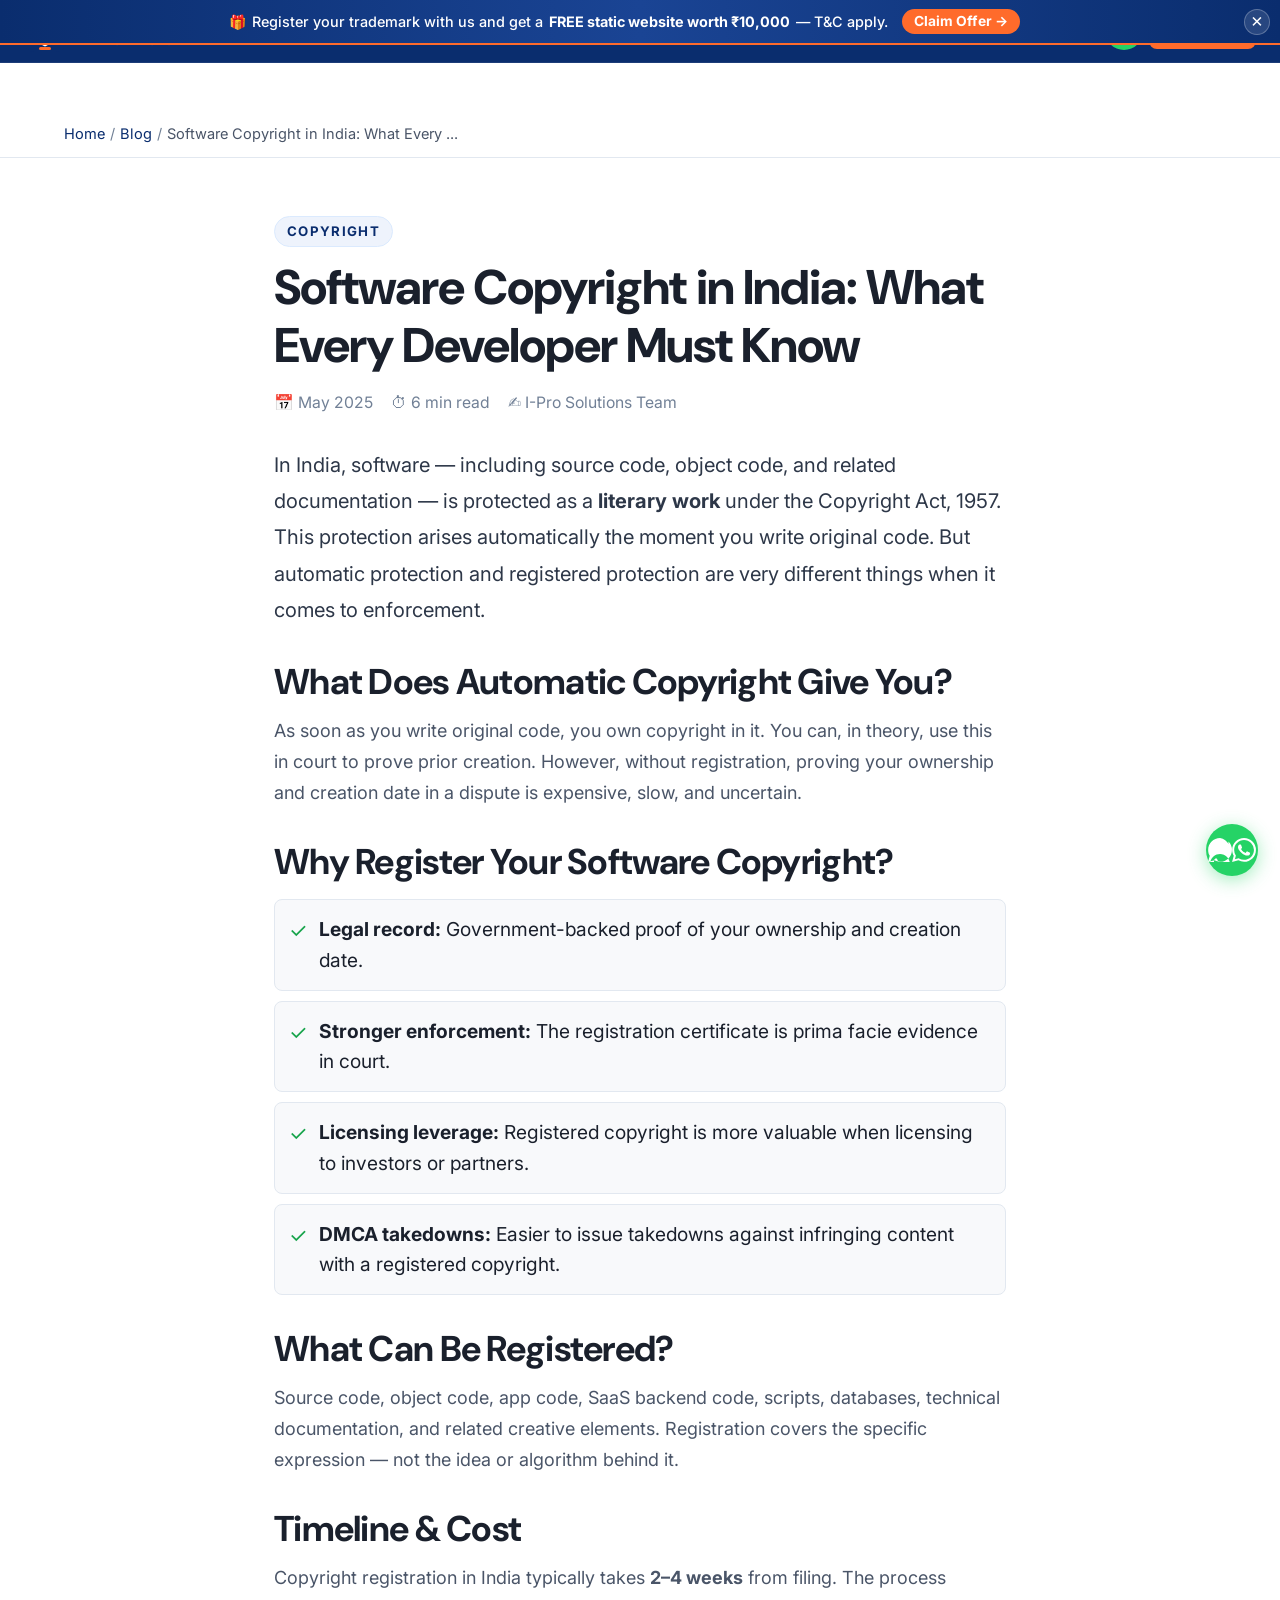
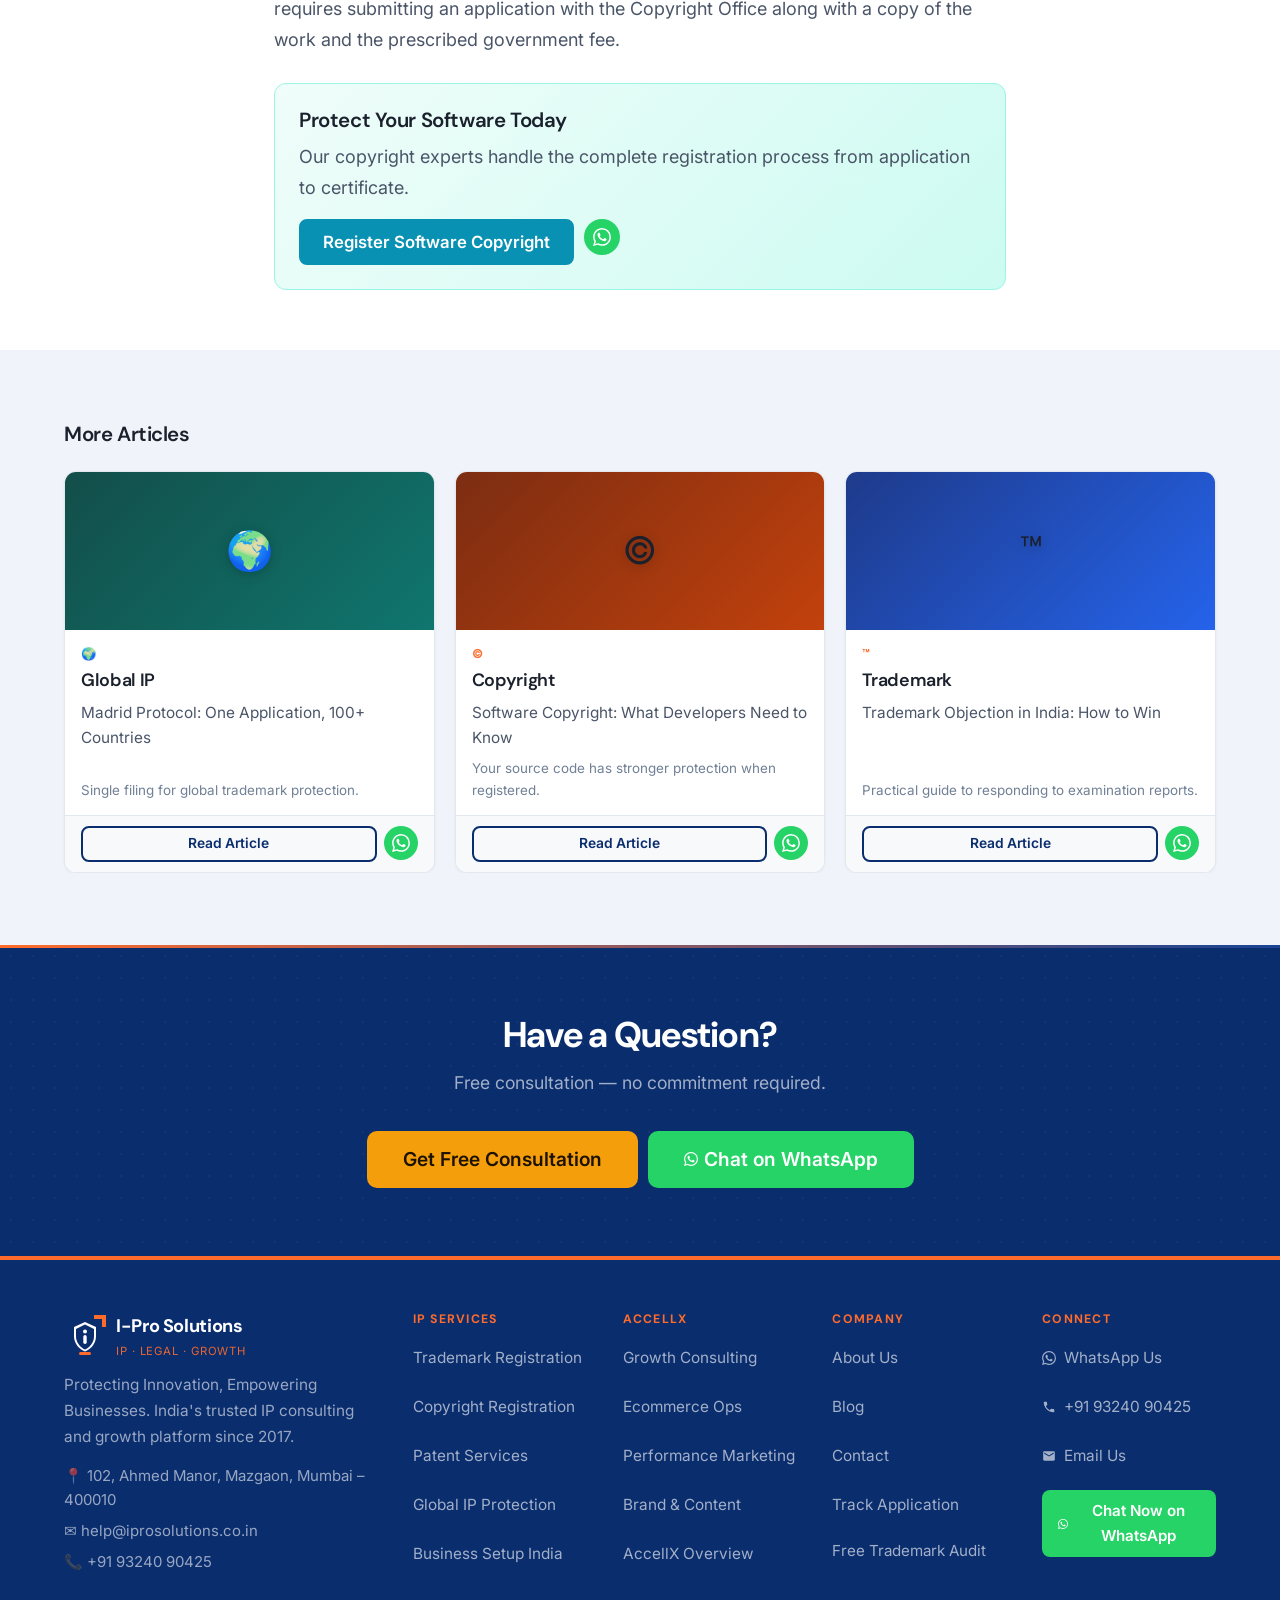
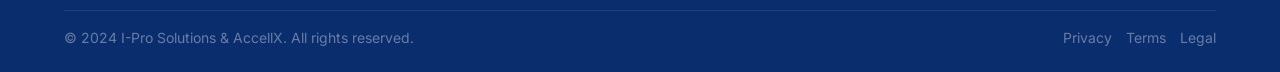
<file: pages/blog-software-copyright.html>
<!DOCTYPE html>
<html lang="en">
<head>
<meta charset="UTF-8"/>
<meta name="viewport" content="width=device-width,initial-scale=1.0"/>
<title>Software Copyright in India: What Every Developer Must Know | I-Pro Solutions — I-Pro Solutions + AccellX</title>
<meta name="description" content="Software and source code protected as literary works under Indian Copyright Act 1957. Learn registration, enforcement and licensing. I-Pro Solutions Mumbai."/>
<link rel="preconnect" href="https://fonts.googleapis.com"/>
<link href="https://fonts.googleapis.com/css2?family=DM+Sans:ital,opsz,wght@0,9..40,300;0,9..40,400;0,9..40,500;0,9..40,600;0,9..40,700;0,9..40,800;1,9..40,400&family=Inter:wght@300;400;500;600;700&display=swap" rel="stylesheet"/>
<link rel="stylesheet" href="../css/style.css"/>
  <!-- Google Analytics -->
  <script async src="https://www.googletagmanager.com/gtag/js?id=G-0BHHY904RE"></script>
  <script>window.dataLayer=window.dataLayer||[];function gtag(){dataLayer.push(arguments);}gtag('js',new Date());gtag('config','G-0BHHY904RE');</script>
  <!-- Microsoft Clarity -->
  <script type="text/javascript">(function(c,l,a,r,i,t,y){c[a]=c[a]||function(){(c[a].q=c[a].q||[]).push(arguments)};t=l.createElement(r);t.async=1;t.src="https://www.clarity.ms/tag/"+i;y=l.getElementsByTagName(r)[0];y.parentNode.insertBefore(t,y)})(window,document,"clarity","script","w06bbfz67f");</script>
<script type="application/ld+json">
{
  "@context":"https://schema.org",
  "@type":"LegalService",
  "name":"I-Pro Solutions",
  "url":"https://iprosolutions.co.in",
  "logo":"https://iprosolutions.co.in/logo.png",
  "description":"India leading IP consulting firm. Trademark registration from Rs 6999. Copyright, patent, global IP protection and AccellX growth platform.",
  "telephone":"+91-93240-90425",
  "email":"help@iprosolutions.co.in",
  "address":{
    "@type":"PostalAddress",
    "streetAddress":"102, Ahmed Manor, Mazgaon",
    "addressLocality":"Mumbai",
    "addressRegion":"Maharashtra",
    "postalCode":"400010",
    "addressCountry":"IN"
  },
  "geo":{"@type":"GeoCoordinates","latitude":18.9647,"longitude":72.8378},
  "openingHoursSpecification":[
    {"@type":"OpeningHoursSpecification","dayOfWeek":["Monday","Tuesday","Wednesday","Thursday","Friday"],"opens":"09:00","closes":"18:00"},
    {"@type":"OpeningHoursSpecification","dayOfWeek":["Saturday"],"opens":"10:00","closes":"16:00"}
  ],
  "sameAs":["https://www.linkedin.com/company/ipro-solutions"],
  "priceRange":"₹₹",
  "areaServed":"IN",
  "hasOfferCatalog":{
    "@type":"OfferCatalog",
    "name":"IP Services",
    "itemListElement":[
      {"@type":"Offer","itemOffered":{"@type":"Service","name":"Trademark Registration","description":"Complete trademark registration from Rs 6999 including government fee"}},
      {"@type":"Offer","itemOffered":{"@type":"Service","name":"Copyright Registration"}},
      {"@type":"Offer","itemOffered":{"@type":"Service","name":"Patent Filing"}}
    ]
  }
}
</script>
</head>
<body>
<!-- ═══ PROMO BAR — Edit text here to update offers ═══
     Change the text between the <strong> tags and the <a> href/text to update.
     The bar shows once per session and can be dismissed with the ✕ button.     -->
<a href="#main-content" class="skip-link">Skip to main content</a>
<div id="promo-bar" class="promo-bar" style="display:none">
  <span class="promo-bar-inner">
    <span class="promo-bar-icon">🎁</span>
    Register your trademark with us and get a <strong>FREE static website worth ₹10,000</strong> — T&amp;C apply.
    <a href="#" data-modal="lead" class="promo-bar-cta">Claim Offer →</a>
  </span>
  <button class="promo-bar-x" id="promo-bar-x" aria-label="Close">✕</button>
</div>
<nav class="nav" id="main-nav">
  <div class="nav-inner">
    <a href="../index.html" class="logo">
      <svg class="logo-svg" width="42" height="42" viewBox="0 0 42 42" fill="none" xmlns="http://www.w3.org/2000/svg" aria-label="I-Pro Solutions">
  <!-- Outer rounded square, deep blue -->
  <rect width="42" height="42" rx="10" fill="#0a2d6e"/>
  <!-- Orange accent top-right corner bar -->
  <rect x="30" y="0" width="12" height="4" rx="0" fill="#ff6b2b"/>
  <rect x="38" y="0" width="4" height="12" rx="0" fill="#ff6b2b"/>
  <!-- Shield body, white solid -->
  <path d="M21 7L10 12V21.5C10 28.5 15.5 34.5 21 36.5C26.5 34.5 32 28.5 32 21.5V12L21 7Z" fill="white"/>
  <!-- Shield inner blue fill -->
  <path d="M21 9.5L12 14V21.5C12 27.5 16.5 32.8 21 34.5C25.5 32.8 30 27.5 30 21.5V14L21 9.5Z" fill="#0a2d6e"/>
  <!-- Letter i — dot -->
  <circle cx="21" cy="16.5" r="2" fill="white"/>
  <!-- Letter i — stem -->
  <rect x="19.3" y="20" width="3.4" height="9" rx="1.7" fill="white"/>
  <!-- Orange underline accent -->
  <rect x="15" y="37" width="12" height="3" rx="1.5" fill="#ff6b2b"/>
</svg>
      <div class="logo-text-wrap">
        <div class="logo-name">I-Pro Solutions</div>
        <div class="logo-tag">IP · Legal · Growth</div>
      </div>
    </a>
    <ul class="nav-links" id="nav-links" role="navigation" aria-label="Main navigation">
      <li><a href="../index.html"                  class="nav-link">Home</a></li>
      <li><a href="trademarks.html"                class="nav-link">Trademarks</a></li>
      <li><a href="copyright.html"                 class="nav-link">Copyright</a></li>
      <li><a href="patents.html"                   class="nav-link">Patents</a></li>
      <li><a href="global-tm.html"                 class="nav-link">Global IP</a></li>
      <li><a href="business-setup.html"            class="nav-link">Biz Setup</a></li>
      <div class="nav-divider"></div>
      <li><a href="accellx.html"                   class="nav-link" class="nav-link" style="color:#14b8a6">AccellX ✦</a></li>
      <div class="nav-divider"></div>
      <li><a href="blog.html"                      class="nav-link active">Blog</a></li>
      <li><a href="about.html"                     class="nav-link">About</a></li>
      <li><a href="contact.html"                   class="nav-link">Contact</a></li>
</ul>
    <div class="nav-actions">
      <a href="#" class="btn-wa-icon nav-wa-icon" data-wa="Hi I-Pro! I need help." title="Chat on WhatsApp" aria-label="Chat on WhatsApp"><svg viewBox="0 0 24 24" fill="currentColor" width="18" height="18" aria-hidden="true"><path d="M17.472 14.382c-.297-.149-1.758-.867-2.03-.967-.273-.099-.471-.148-.67.15-.197.297-.767.966-.94 1.164-.173.199-.347.223-.644.075-.297-.15-1.255-.463-2.39-1.475-.883-.788-1.48-1.761-1.653-2.059-.173-.297-.018-.458.13-.606.134-.133.298-.347.446-.52.149-.174.198-.298.298-.497.099-.198.05-.371-.025-.52-.075-.149-.669-1.612-.916-2.207-.242-.579-.487-.5-.669-.51a9.56 9.56 0 00-.57-.01c-.198 0-.52.074-.792.372-.272.297-1.04 1.016-1.04 2.479 0 1.462 1.065 2.875 1.213 3.074.149.198 2.096 3.2 5.077 4.487.709.306 1.262.489 1.694.625.712.227 1.36.195 1.871.118.571-.085 1.758-.719 2.006-1.413.248-.694.248-1.289.173-1.413-.074-.124-.272-.198-.57-.347m-5.421 7.403h-.004a9.87 9.87 0 01-5.031-1.378l-.361-.214-3.741.982.998-3.648-.235-.374a9.86 9.86 0 01-1.51-5.26c.001-5.45 4.436-9.884 9.888-9.884 2.64 0 5.122 1.03 6.988 2.898a9.825 9.825 0 012.893 6.994c-.003 5.45-4.437 9.884-9.885 9.884m8.413-18.297A11.815 11.815 0 0012.05 0C5.495 0 .16 5.335.157 11.892c0 2.096.547 4.142 1.588 5.945L.057 24l6.305-1.654a11.882 11.882 0 005.683 1.448h.005c6.554 0 11.89-5.335 11.893-11.893a11.821 11.821 0 00-3.48-8.413z"/></svg></a>
      <button class="btn btn-gold btn-sm hide-mob" data-modal="lead" aria-haspopup="dialog">Free Audit</button>
    </div>
    <button class="nav-ham" id="nav-ham" aria-label="Open menu" aria-expanded="false" aria-controls="nav-links"><span></span><span></span><span></span></button>
  </div>
</nav>

<div class="bc" style="margin-top:68px"><div class="container"><div class="bc-inner"><a href="../index.html">Home</a> <span style="color:var(--text4)">/</span> <a href="blog.html">Blog</a> <span style="color:var(--text4)">/</span> <span style="color:var(--text3)">Software Copyright in India: What Every ...</span></div></div></div>
<article style="max-width:780px;margin:0 auto;padding:56px 24px 32px">
  <div class="eyebrow blue mb16">Copyright</div>
  <h1 style="margin-bottom:14px">Software Copyright in India: What Every Developer Must Know</h1>
  <div style="display:flex;gap:18px;flex-wrap:wrap;font-size:.82rem;color:var(--text4);margin-bottom:32px;align-items:center">
    <span>📅 May 2025</span><span>⏱ 6 min read</span><span>✍ I-Pro Solutions Team</span>
  </div>
  <p style="font-size:1.05rem;color:var(--text2);margin-bottom:24px;line-height:1.8">In India, software — including source code, object code, and related documentation — is protected as a <strong>literary work</strong> under the Copyright Act, 1957. This protection arises automatically the moment you write original code. But automatic protection and registered protection are very different things when it comes to enforcement.</p>
<h2 style="margin:32px 0 12px">What Does Automatic Copyright Give You?</h2>
<p>As soon as you write original code, you own copyright in it. You can, in theory, use this in court to prove prior creation. However, without registration, proving your ownership and creation date in a dispute is expensive, slow, and uncertain.</p>
<h2 style="margin:32px 0 12px">Why Register Your Software Copyright?</h2>
<div style="display:flex;flex-direction:column;gap:10px;margin:16px 0 24px">
  <div style="display:flex;gap:12px;background:var(--off);border-radius:var(--r);padding:14px;border:1px solid var(--border)"><span style="color:var(--green);font-size:1.1rem;flex-shrink:0">✓</span><div><strong>Legal record:</strong> Government-backed proof of your ownership and creation date.</div></div>
  <div style="display:flex;gap:12px;background:var(--off);border-radius:var(--r);padding:14px;border:1px solid var(--border)"><span style="color:var(--green);font-size:1.1rem;flex-shrink:0">✓</span><div><strong>Stronger enforcement:</strong> The registration certificate is prima facie evidence in court.</div></div>
  <div style="display:flex;gap:12px;background:var(--off);border-radius:var(--r);padding:14px;border:1px solid var(--border)"><span style="color:var(--green);font-size:1.1rem;flex-shrink:0">✓</span><div><strong>Licensing leverage:</strong> Registered copyright is more valuable when licensing to investors or partners.</div></div>
  <div style="display:flex;gap:12px;background:var(--off);border-radius:var(--r);padding:14px;border:1px solid var(--border)"><span style="color:var(--green);font-size:1.1rem;flex-shrink:0">✓</span><div><strong>DMCA takedowns:</strong> Easier to issue takedowns against infringing content with a registered copyright.</div></div>
</div>
<h2 style="margin:32px 0 12px">What Can Be Registered?</h2>
<p>Source code, object code, app code, SaaS backend code, scripts, databases, technical documentation, and related creative elements. Registration covers the specific expression — not the idea or algorithm behind it.</p>
<h2 style="margin:32px 0 12px">Timeline &amp; Cost</h2>
<p>Copyright registration in India typically takes <strong>2–4 weeks</strong> from filing. The process requires submitting an application with the Copyright Office along with a copy of the work and the prescribed government fee.</p>
<div style="background:linear-gradient(135deg,#f0fdfa,#ccfbf1);border:1px solid #99f6e4;border-radius:var(--rl);padding:24px;margin:28px 0">
  <h3 style="color:var(--teal);margin-bottom:8px;font-family:var(--fh)">Protect Your Software Today</h3>
  <p style="margin-bottom:16px">Our copyright experts handle the complete registration process from application to certificate.</p>
  <div style="display:flex;gap:10px;flex-wrap:wrap">
    <button class="btn btn-teal" data-modal="lead" aria-haspopup="dialog">Register Software Copyright</button>
    <a href="#" class="btn-wa-icon " data-wa="Hi! I need to register copyright for my software." title="Chat on WhatsApp" aria-label="Chat on WhatsApp"><svg viewBox="0 0 24 24" fill="currentColor" width="18" height="18"><path d="M17.472 14.382c-.297-.149-1.758-.867-2.03-.967-.273-.099-.471-.148-.67.15-.197.297-.767.966-.94 1.164-.173.199-.347.223-.644.075-.297-.15-1.255-.463-2.39-1.475-.883-.788-1.48-1.761-1.653-2.059-.173-.297-.018-.458.13-.606.134-.133.298-.347.446-.52.149-.174.198-.298.298-.497.099-.198.05-.371-.025-.52-.075-.149-.669-1.612-.916-2.207-.242-.579-.487-.5-.669-.51a9.56 9.56 0 00-.57-.01c-.198 0-.52.074-.792.372-.272.297-1.04 1.016-1.04 2.479 0 1.462 1.065 2.875 1.213 3.074.149.198 2.096 3.2 5.077 4.487.709.306 1.262.489 1.694.625.712.227 1.36.195 1.871.118.571-.085 1.758-.719 2.006-1.413.248-.694.248-1.289.173-1.413-.074-.124-.272-.198-.57-.347m-5.421 7.403h-.004a9.87 9.87 0 01-5.031-1.378l-.361-.214-3.741.982.998-3.648-.235-.374a9.86 9.86 0 01-1.51-5.26c.001-5.45 4.436-9.884 9.888-9.884 2.64 0 5.122 1.03 6.988 2.898a9.825 9.825 0 012.893 6.994c-.003 5.45-4.437 9.884-9.885 9.884m8.413-18.297A11.815 11.815 0 0012.05 0C5.495 0 .16 5.335.157 11.892c0 2.096.547 4.142 1.588 5.945L.057 24l6.305-1.654a11.882 11.882 0 005.683 1.448h.005c6.554 0 11.89-5.335 11.893-11.893a11.821 11.821 0 00-3.48-8.413z"/></svg></a>
  </div>
</div>
</article>
<section class="section alt">
  <div class="container">
    <h3 style="font-family:var(--fh);margin-bottom:24px">More Articles</h3>
    <div class="grid3">
    
<div class="card blog-card reveal Hi! Tell me about Madrid Protocol.">
  <div class="blog-card-thumb bt2"><span class="bico">🌍</span></div>
  <div class="blog-card-body">
    <div class="blog-tag">🌍</div>
    <h3 class="blog-title">Global IP</h3>
    <p class="blog-exc">Madrid Protocol: One Application, 100+ Countries</p>
    <div class="blog-meta">Single filing for global trademark protection.</div>
  </div>
  <div class="blog-card-foot">
    <a href="April 2025" class="btn btn-outline btn-sm">Read Article</a>
    <a href="#" class="btn-wa-icon " data-wa="blog-madrid-protocol.html" title="Chat on WhatsApp" aria-label="Chat on WhatsApp"><svg viewBox="0 0 24 24" fill="currentColor" width="18" height="18"><path d="M17.472 14.382c-.297-.149-1.758-.867-2.03-.967-.273-.099-.471-.148-.67.15-.197.297-.767.966-.94 1.164-.173.199-.347.223-.644.075-.297-.15-1.255-.463-2.39-1.475-.883-.788-1.48-1.761-1.653-2.059-.173-.297-.018-.458.13-.606.134-.133.298-.347.446-.52.149-.174.198-.298.298-.497.099-.198.05-.371-.025-.52-.075-.149-.669-1.612-.916-2.207-.242-.579-.487-.5-.669-.51a9.56 9.56 0 00-.57-.01c-.198 0-.52.074-.792.372-.272.297-1.04 1.016-1.04 2.479 0 1.462 1.065 2.875 1.213 3.074.149.198 2.096 3.2 5.077 4.487.709.306 1.262.489 1.694.625.712.227 1.36.195 1.871.118.571-.085 1.758-.719 2.006-1.413.248-.694.248-1.289.173-1.413-.074-.124-.272-.198-.57-.347m-5.421 7.403h-.004a9.87 9.87 0 01-5.031-1.378l-.361-.214-3.741.982.998-3.648-.235-.374a9.86 9.86 0 01-1.51-5.26c.001-5.45 4.436-9.884 9.888-9.884 2.64 0 5.122 1.03 6.988 2.898a9.825 9.825 0 012.893 6.994c-.003 5.45-4.437 9.884-9.885 9.884m8.413-18.297A11.815 11.815 0 0012.05 0C5.495 0 .16 5.335.157 11.892c0 2.096.547 4.142 1.588 5.945L.057 24l6.305-1.654a11.882 11.882 0 005.683 1.448h.005c6.554 0 11.89-5.335 11.893-11.893a11.821 11.821 0 00-3.48-8.413z"/></svg></a>
  </div>
</div>
    
<div class="card blog-card reveal Hi! Tell me about software copyright.">
  <div class="blog-card-thumb bt3"><span class="bico">©</span></div>
  <div class="blog-card-body">
    <div class="blog-tag">©</div>
    <h3 class="blog-title">Copyright</h3>
    <p class="blog-exc">Software Copyright: What Developers Need to Know</p>
    <div class="blog-meta">Your source code has stronger protection when registered.</div>
  </div>
  <div class="blog-card-foot">
    <a href="May 2025" class="btn btn-outline btn-sm">Read Article</a>
    <a href="#" class="btn-wa-icon " data-wa="blog-software-copyright.html" title="Chat on WhatsApp" aria-label="Chat on WhatsApp"><svg viewBox="0 0 24 24" fill="currentColor" width="18" height="18"><path d="M17.472 14.382c-.297-.149-1.758-.867-2.03-.967-.273-.099-.471-.148-.67.15-.197.297-.767.966-.94 1.164-.173.199-.347.223-.644.075-.297-.15-1.255-.463-2.39-1.475-.883-.788-1.48-1.761-1.653-2.059-.173-.297-.018-.458.13-.606.134-.133.298-.347.446-.52.149-.174.198-.298.298-.497.099-.198.05-.371-.025-.52-.075-.149-.669-1.612-.916-2.207-.242-.579-.487-.5-.669-.51a9.56 9.56 0 00-.57-.01c-.198 0-.52.074-.792.372-.272.297-1.04 1.016-1.04 2.479 0 1.462 1.065 2.875 1.213 3.074.149.198 2.096 3.2 5.077 4.487.709.306 1.262.489 1.694.625.712.227 1.36.195 1.871.118.571-.085 1.758-.719 2.006-1.413.248-.694.248-1.289.173-1.413-.074-.124-.272-.198-.57-.347m-5.421 7.403h-.004a9.87 9.87 0 01-5.031-1.378l-.361-.214-3.741.982.998-3.648-.235-.374a9.86 9.86 0 01-1.51-5.26c.001-5.45 4.436-9.884 9.888-9.884 2.64 0 5.122 1.03 6.988 2.898a9.825 9.825 0 012.893 6.994c-.003 5.45-4.437 9.884-9.885 9.884m8.413-18.297A11.815 11.815 0 0012.05 0C5.495 0 .16 5.335.157 11.892c0 2.096.547 4.142 1.588 5.945L.057 24l6.305-1.654a11.882 11.882 0 005.683 1.448h.005c6.554 0 11.89-5.335 11.893-11.893a11.821 11.821 0 00-3.48-8.413z"/></svg></a>
  </div>
</div>
    
<div class="card blog-card reveal Hi! I have a trademark objection.">
  <div class="blog-card-thumb bt1"><span class="bico">™</span></div>
  <div class="blog-card-body">
    <div class="blog-tag">™</div>
    <h3 class="blog-title">Trademark</h3>
    <p class="blog-exc">Trademark Objection in India: How to Win</p>
    <div class="blog-meta">Practical guide to responding to examination reports.</div>
  </div>
  <div class="blog-card-foot">
    <a href="January 2025" class="btn btn-outline btn-sm">Read Article</a>
    <a href="#" class="btn-wa-icon " data-wa="blog-trademark-class.html" title="Chat on WhatsApp" aria-label="Chat on WhatsApp"><svg viewBox="0 0 24 24" fill="currentColor" width="18" height="18"><path d="M17.472 14.382c-.297-.149-1.758-.867-2.03-.967-.273-.099-.471-.148-.67.15-.197.297-.767.966-.94 1.164-.173.199-.347.223-.644.075-.297-.15-1.255-.463-2.39-1.475-.883-.788-1.48-1.761-1.653-2.059-.173-.297-.018-.458.13-.606.134-.133.298-.347.446-.52.149-.174.198-.298.298-.497.099-.198.05-.371-.025-.52-.075-.149-.669-1.612-.916-2.207-.242-.579-.487-.5-.669-.51a9.56 9.56 0 00-.57-.01c-.198 0-.52.074-.792.372-.272.297-1.04 1.016-1.04 2.479 0 1.462 1.065 2.875 1.213 3.074.149.198 2.096 3.2 5.077 4.487.709.306 1.262.489 1.694.625.712.227 1.36.195 1.871.118.571-.085 1.758-.719 2.006-1.413.248-.694.248-1.289.173-1.413-.074-.124-.272-.198-.57-.347m-5.421 7.403h-.004a9.87 9.87 0 01-5.031-1.378l-.361-.214-3.741.982.998-3.648-.235-.374a9.86 9.86 0 01-1.51-5.26c.001-5.45 4.436-9.884 9.888-9.884 2.64 0 5.122 1.03 6.988 2.898a9.825 9.825 0 012.893 6.994c-.003 5.45-4.437 9.884-9.885 9.884m8.413-18.297A11.815 11.815 0 0012.05 0C5.495 0 .16 5.335.157 11.892c0 2.096.547 4.142 1.588 5.945L.057 24l6.305-1.654a11.882 11.882 0 005.683 1.448h.005c6.554 0 11.89-5.335 11.893-11.893a11.821 11.821 0 00-3.48-8.413z"/></svg></a>
  </div>
</div></div>
  </div>
</section>

<section class="cta-strip">
  <div class="hero-mesh"><div class="hero-orb orb1" style="opacity:.5"></div><div class="hero-orb orb2" style="opacity:.5"></div></div>
  <div class="hero-grid"></div>
  <div class="container cta-strip-inner">
    <h2 class="reveal" style="color:#fff">Have a Question?</h2>
    <p class="reveal mt12">Free consultation — no commitment required.</p>
    <div class="cta-strip-btns reveal mt32">
      <button class="btn btn-gold btn-xl" data-modal="lead" aria-haspopup="dialog">Get Free Consultation</button>
      <a href="#" class="btn btn-wa btn-outline-white btn-xl" data-wa="Hi! I read your article and have a question."><svg viewBox="0 0 24 24" fill="currentColor" width="14" height="14"><path d="M17.472 14.382c-.297-.149-1.758-.867-2.03-.967-.273-.099-.471-.148-.67.15-.197.297-.767.966-.94 1.164-.173.199-.347.223-.644.075-.297-.15-1.255-.463-2.39-1.475-.883-.788-1.48-1.761-1.653-2.059-.173-.297-.018-.458.13-.606.134-.133.298-.347.446-.52.149-.174.198-.298.298-.497.099-.198.05-.371-.025-.52-.075-.149-.669-1.612-.916-2.207-.242-.579-.487-.5-.669-.51a9.56 9.56 0 00-.57-.01c-.198 0-.52.074-.792.372-.272.297-1.04 1.016-1.04 2.479 0 1.462 1.065 2.875 1.213 3.074.149.198 2.096 3.2 5.077 4.487.709.306 1.262.489 1.694.625.712.227 1.36.195 1.871.118.571-.085 1.758-.719 2.006-1.413.248-.694.248-1.289.173-1.413-.074-.124-.272-.198-.57-.347m-5.421 7.403h-.004a9.87 9.87 0 01-5.031-1.378l-.361-.214-3.741.982.998-3.648-.235-.374a9.86 9.86 0 01-1.51-5.26c.001-5.45 4.436-9.884 9.888-9.884 2.64 0 5.122 1.03 6.988 2.898a9.825 9.825 0 012.893 6.994c-.003 5.45-4.437 9.884-9.885 9.884m8.413-18.297A11.815 11.815 0 0012.05 0C5.495 0 .16 5.335.157 11.892c0 2.096.547 4.142 1.588 5.945L.057 24l6.305-1.654a11.882 11.882 0 005.683 1.448h.005c6.554 0 11.89-5.335 11.893-11.893a11.821 11.821 0 00-3.48-8.413z"/></svg> Chat on WhatsApp</a>
    </div>
  </div>
</section>
<!-- footer -->
<footer class="footer">
  <div class="container">
    <div class="footer-grid">
      <div>
        <div class="footer-brand-row" style="grid-column:1/-1">
          <svg class="logo-svg" width="42" height="42" viewBox="0 0 42 42" fill="none" xmlns="http://www.w3.org/2000/svg" aria-label="I-Pro Solutions">
  <!-- Outer rounded square, deep blue -->
  <rect width="42" height="42" rx="10" fill="#0a2d6e"/>
  <!-- Orange accent top-right corner bar -->
  <rect x="30" y="0" width="12" height="4" rx="0" fill="#ff6b2b"/>
  <rect x="38" y="0" width="4" height="12" rx="0" fill="#ff6b2b"/>
  <!-- Shield body, white solid -->
  <path d="M21 7L10 12V21.5C10 28.5 15.5 34.5 21 36.5C26.5 34.5 32 28.5 32 21.5V12L21 7Z" fill="white"/>
  <!-- Shield inner blue fill -->
  <path d="M21 9.5L12 14V21.5C12 27.5 16.5 32.8 21 34.5C25.5 32.8 30 27.5 30 21.5V14L21 9.5Z" fill="#0a2d6e"/>
  <!-- Letter i — dot -->
  <circle cx="21" cy="16.5" r="2" fill="white"/>
  <!-- Letter i — stem -->
  <rect x="19.3" y="20" width="3.4" height="9" rx="1.7" fill="white"/>
  <!-- Orange underline accent -->
  <rect x="15" y="37" width="12" height="3" rx="1.5" fill="#ff6b2b"/>
</svg>
          <div>
            <div class="footer-brand-name">I-Pro Solutions</div>
            <div class="footer-brand-sub">IP · Legal · Growth</div>
          </div>
        </div>
        <p class="footer-brand-desc">Protecting Innovation, Empowering Businesses. India's trusted IP consulting and growth platform since 2017.</p>
        <div class="footer-contacts">
          <span>📍 102, Ahmed Manor, Mazgaon, Mumbai – 400010</span>
          <a href="mailto:help@iprosolutions.co.in">✉ help@iprosolutions.co.in</a>
          <a href="tel:+919324090425">📞 +91 93240 90425</a>
        </div>
      </div>
      <div class="fcol"><h5>IP Services</h5><ul>
        <li><a href="trademarks.html">Trademark Registration</a></li>
        <li><a href="copyright.html">Copyright Registration</a></li>
        <li><a href="patents.html">Patent Services</a></li>
        <li><a href="global-tm.html">Global IP Protection</a></li>
        <li><a href="business-setup.html">Business Setup India</a></li>
      </ul></div>
      <div class="fcol"><h5>AccellX</h5><ul>
        <li><a href="accellx.html#consulting">Growth Consulting</a></li>
        <li><a href="accellx.html#ecommerce">Ecommerce Ops</a></li>
        <li><a href="accellx.html#marketing">Performance Marketing</a></li>
        <li><a href="accellx.html#brand">Brand &amp; Content</a></li>
        <li><a href="accellx.html">AccellX Overview</a></li>
      </ul></div>
      <div class="fcol"><h5>Company</h5><ul>
        <li><a href="about.html">About Us</a></li>
        <li><a href="blog.html">Blog</a></li>
        <li><a href="contact.html">Contact</a></li>
        <li><a href="contact.html#track">Track Application</a></li>
        <li><button data-modal="lead" aria-haspopup="dialog">Free Trademark Audit</button></li>
      </ul></div>
            <div class="fcol">
        <h5>Connect</h5>
        <ul>
          <li><a href="#" data-wa="Hi I-Pro! I want to connect.">
            <svg width="14" height="14" viewBox="0 0 24 24" fill="currentColor"><path d="M17.472 14.382c-.297-.149-1.758-.867-2.03-.967-.273-.099-.471-.148-.67.15-.197.297-.767.966-.94 1.164-.173.199-.347.223-.644.075-.297-.15-1.255-.463-2.39-1.475-.883-.788-1.48-1.761-1.653-2.059-.173-.297-.018-.458.13-.606.134-.133.298-.347.446-.52.149-.174.198-.298.298-.497.099-.198.05-.371-.025-.52-.075-.149-.669-1.612-.916-2.207-.242-.579-.487-.5-.669-.51a9.56 9.56 0 00-.57-.01c-.198 0-.52.074-.792.372-.272.297-1.04 1.016-1.04 2.479 0 1.462 1.065 2.875 1.213 3.074.149.198 2.096 3.2 5.077 4.487.709.306 1.262.489 1.694.625.712.227 1.36.195 1.871.118.571-.085 1.758-.719 2.006-1.413.248-.694.248-1.289.173-1.413-.074-.124-.272-.198-.57-.347m-5.421 7.403h-.004a9.87 9.87 0 01-5.031-1.378l-.361-.214-3.741.982.998-3.648-.235-.374a9.86 9.86 0 01-1.51-5.26c.001-5.45 4.436-9.884 9.888-9.884 2.64 0 5.122 1.03 6.988 2.898a9.825 9.825 0 012.893 6.994c-.003 5.45-4.437 9.884-9.885 9.884m8.413-18.297A11.815 11.815 0 0012.05 0C5.495 0 .16 5.335.157 11.892c0 2.096.547 4.142 1.588 5.945L.057 24l6.305-1.654a11.882 11.882 0 005.683 1.448h.005c6.554 0 11.89-5.335 11.893-11.893a11.821 11.821 0 00-3.48-8.413z"/></svg>
            WhatsApp Us
          </a></li>
          <li><a href="tel:+919324090425">
            <svg width="14" height="14" viewBox="0 0 24 24" fill="currentColor"><path d="M6.62 10.79c1.44 2.83 3.76 5.14 6.59 6.59l2.2-2.2c.27-.27.67-.36 1.02-.24 1.12.37 2.33.57 3.57.57.55 0 1 .45 1 1V20c0 .55-.45 1-1 1-9.39 0-17-7.61-17-17 0-.55.45-1 1-1h3.5c.55 0 1 .45 1 1 0 1.25.2 2.45.57 3.57.11.35.03.74-.25 1.02l-2.2 2.2z"/></svg>
            +91 93240 90425
          </a></li>
          <li><a href="mailto:help@iprosolutions.co.in">
            <svg width="14" height="14" viewBox="0 0 24 24" fill="currentColor"><path d="M20 4H4c-1.1 0-2 .9-2 2v12c0 1.1.9 2 2 2h16c1.1 0 2-.9 2-2V6c0-1.1-.9-2-2-2zm0 4l-8 5-8-5V6l8 5 8-5v2z"/></svg>
            Email Us
          </a></li>
        </ul>
        <a href="#" class="footer-connect-btn" data-wa="Hi I-Pro! I need help.">
          <svg width="14" height="14" viewBox="0 0 24 24" fill="currentColor"><path d="M17.472 14.382c-.297-.149-1.758-.867-2.03-.967-.273-.099-.471-.148-.67.15-.197.297-.767.966-.94 1.164-.173.199-.347.223-.644.075-.297-.15-1.255-.463-2.39-1.475-.883-.788-1.48-1.761-1.653-2.059-.173-.297-.018-.458.13-.606.134-.133.298-.347.446-.52.149-.174.198-.298.298-.497.099-.198.05-.371-.025-.52-.075-.149-.669-1.612-.916-2.207-.242-.579-.487-.5-.669-.51a9.56 9.56 0 00-.57-.01c-.198 0-.52.074-.792.372-.272.297-1.04 1.016-1.04 2.479 0 1.462 1.065 2.875 1.213 3.074.149.198 2.096 3.2 5.077 4.487.709.306 1.262.489 1.694.625.712.227 1.36.195 1.871.118.571-.085 1.758-.719 2.006-1.413.248-.694.248-1.289.173-1.413-.074-.124-.272-.198-.57-.347m-5.421 7.403h-.004a9.87 9.87 0 01-5.031-1.378l-.361-.214-3.741.982.998-3.648-.235-.374a9.86 9.86 0 01-1.51-5.26c.001-5.45 4.436-9.884 9.888-9.884 2.64 0 5.122 1.03 6.988 2.898a9.825 9.825 0 012.893 6.994c-.003 5.45-4.437 9.884-9.885 9.884m8.413-18.297A11.815 11.815 0 0012.05 0C5.495 0 .16 5.335.157 11.892c0 2.096.547 4.142 1.588 5.945L.057 24l6.305-1.654a11.882 11.882 0 005.683 1.448h.005c6.554 0 11.89-5.335 11.893-11.893a11.821 11.821 0 00-3.48-8.413z"/></svg>
          Chat Now on WhatsApp
        </a>
      </div>
    </div>
    <div class="footer-bottom">
      <span>© 2024 I-Pro Solutions &amp; AccellX. All rights reserved.</span>
      <div class="footer-links"><a href="#">Privacy</a><a href="#">Terms</a><a href="#">Legal</a></div>
    </div>
  </div>
</footer>
<a href="#" class="wa-fab" data-wa="Hi I-Pro! I need help." aria-label="WhatsApp"><svg viewBox="0 0 24 24" fill="currentColor" width="28" height="28"><path d="M17.472 28.382c-.297-.289-1.758-.867-2.03-.967-.273-.099-.471-.288-.67.15-.197.297-.767.966-.94 1.164-.173.199-.347.223-.644.075-.297-.15-1.255-.463-2.39-1.475-.883-.788-1.48-1.761-1.653-2.059-.173-.297-.018-.458.13-.606.134-.133.298-.347.446-.52.289-.174.198-.298.298-.497.099-.198.05-.371-.025-.52-.075-.289-.669-1.612-.916-2.207-.242-.579-.487-.5-.669-.51a9.56 9.56 0 00-.57-.01c-.198 0-.52.074-.792.372-.272.297-1.04 1.016-1.04 2.479 0 1.462 1.065 2.875 1.213 3.074.289.198 2.096 3.2 5.077 4.487.709.306 1.262.489 1.694.625.712.227 1.36.195 1.871.118.571-.085 1.758-.719 2.006-1.413.248-.694.248-1.289.173-1.413-.074-.124-.272-.198-.57-.347m-5.421 7.403h-.004a9.87 9.87 0 01-5.031-1.378l-.361-.228-3.741.982.998-3.648-.235-.374a9.86 9.86 0 01-1.51-5.26c.001-5.45 4.436-9.884 9.888-9.884 2.64 0 5.122 1.03 6.988 2.898a9.825 9.825 0 012.893 6.994c-.003 5.45-4.437 9.884-9.885 9.884m8.413-18.297A11.815 11.815 0 0012.05 0C5.495 0 .16 5.335.157 11.892c0 2.096.547 4.282 1.588 5.945L.057 24l6.305-1.654a11.882 11.882 0 005.683 1.448h.005c6.554 0 11.89-5.335 11.893-11.893a11.821 11.821 0 00-3.48-8.413z"/></svg><svg viewBox="0 0 24 24" fill="currentColor"><path d="M17.472 14.382c-.297-.149-1.758-.867-2.03-.967-.273-.099-.471-.148-.67.15-.197.297-.767.966-.94 1.164-.173.199-.347.223-.644.075-.297-.15-1.255-.463-2.39-1.475-.883-.788-1.48-1.761-1.653-2.059-.173-.297-.018-.458.13-.606.134-.133.298-.347.446-.52.149-.174.198-.298.298-.497.099-.198.05-.371-.025-.52-.075-.149-.669-1.612-.916-2.207-.242-.579-.487-.5-.669-.51a9.56 9.56 0 00-.57-.01c-.198 0-.52.074-.792.372-.272.297-1.04 1.016-1.04 2.479 0 1.462 1.065 2.875 1.213 3.074.149.198 2.096 3.2 5.077 4.487.709.306 1.262.489 1.694.625.712.227 1.36.195 1.871.118.571-.085 1.758-.719 2.006-1.413.248-.694.248-1.289.173-1.413-.074-.124-.272-.198-.57-.347m-5.421 7.403h-.004a9.87 9.87 0 01-5.031-1.378l-.361-.214-3.741.982.998-3.648-.235-.374a9.86 9.86 0 01-1.51-5.26c.001-5.45 4.436-9.884 9.888-9.884 2.64 0 5.122 1.03 6.988 2.898a9.825 9.825 0 012.893 6.994c-.003 5.45-4.437 9.884-9.885 9.884m8.413-18.297A11.815 11.815 0 0012.05 0C5.495 0 .16 5.335.157 11.892c0 2.096.547 4.142 1.588 5.945L.057 24l6.305-1.654a11.882 11.882 0 005.683 1.448h.005c6.554 0 11.89-5.335 11.893-11.893a11.821 11.821 0 00-3.48-8.413z"/></svg></a>
<div id="lead-modal" class="modal-ov" role="dialog" aria-modal="true">
  <div class="modal-box">
    <span class="modal-x" id="modal-x">✕</span>
    <div class="eyebrow blue mb16">Free Audit</div>
    <h3 style="margin-bottom:6px;font-family:var(--fh)">Get Your Free Trademark Audit</h3>
    <p style="font-size:.875rem;margin-bottom:22px">Our experts review your brand — no obligation, no spam.</p>
    <form class="ipro-form" action="https://formspree.io/f/xgonqopg" method="POST">
      <input type="hidden" name="_subject" value="Free Audit — I-Pro Solutions"/>
      <div class="form-group"><label class="form-lbl">Full Name *</label><input class="form-inp" type="text" name="name" placeholder="Your name" required/></div>
      <div class="form-group"><label class="form-lbl">Mobile *</label><input class="form-inp" type="tel" name="phone" placeholder="+91 XXXXX XXXXX" required/></div>
      <div class="form-group"><label class="form-lbl">Service</label>
        <select class="form-inp" name="service">
          <option>Trademark Registration</option><option>Copyright</option><option>Patents</option>
          <option>Global IP</option><option>Business Setup</option><option>AccellX Growth</option>
        </select>
      </div>
      <button type="submit" class="btn btn-primary w100 mt8" style="justify-content:center;padding:13px">Request Free Audit →</button>
      <div class="form-ok">✓ We'll call you within 2 hours!</div>
    </form>
  </div>
</div>
<script src="../js/main.js"></script>

<!-- ═══ WELCOME POPUP — appears 10s after page load ═══ -->
<div id="welcome-popup" class="popup-ov" role="dialog" aria-modal="true" aria-label="Special Offer">
  <div class="popup-box">
    <div class="popup-top-bar"></div>
    <div class="popup-hdr">
      <button class="popup-x" id="popup-x" aria-label="Close">✕</button>
      <div class="popup-offer-badge">🎁 Limited Time Offers</div>
      <h2>Protect Your Brand.<br/>Get More — For Free.</h2>
      <p>Two exclusive offers for new clients. No hidden charges. T&amp;C apply.</p>
    </div>
    <div class="popup-offers">
      <div class="popup-offer-tag">
        <div class="icon">🌐</div>
        <div class="label">FREE Static Website<br/>worth ₹10,000</div>
        <div class="value">With any trademark registration</div>
      </div>
      <div class="popup-offer-tag">
        <div class="icon">🔍</div>
        <div class="label">FREE Trademark<br/>Audit &amp; Consultation</div>
        <div class="value">Expert review, no obligation</div>
      </div>
    </div>
    <div class="popup-form">
      <form class="ipro-form" data-form="audit">
        <input type="hidden" name="_subject" value="Website Popup Lead — I-Pro Solutions"/>
        <input type="hidden" name="offer" value="Free Website + Free Audit"/>
        <div class="popup-form-inner">
          <div class="form-group" style="margin-bottom:10px">
            <label class="form-lbl">Full Name *</label>
            <input class="form-inp" type="text" name="name" placeholder="Your name" required/>
          </div>
          <div class="form-group" style="margin-bottom:10px">
            <label class="form-lbl">Mobile *</label>
            <input class="form-inp" type="tel" name="phone" placeholder="+91 XXXXX XXXXX" required/>
          </div>
        </div>
        <div class="form-group" style="margin-bottom:12px">
          <label class="form-lbl">Service Interested In</label>
          <select class="form-inp" name="service">
            <option>Trademark Registration — ₹6,999 (Govt fee included)</option>
            <option>Trademark + FREE Website Bundle</option>
            <option>Free Trademark Audit</option>
            <option>Copyright Registration</option>
            <option>Patent Services</option>
            <option>AccellX Growth Services</option>
          </select>
        </div>
        <button type="submit" class="btn btn-primary w100" style="justify-content:center;padding:12px;font-size:.85rem">
          🎁 Claim My Free Offers →
        </button>
        <div class="form-ok">✓ We'll call you within 2 hours!</div>
        <p class="popup-timer">🔒 No spam · Your privacy is protected · Offers valid for new clients</p>
      </form>
    </div>
  </div>
</div>

<!-- Mobile sticky CTA bar -->
<div class="sticky-cta-bar" role="complementary" aria-label="Quick actions">
  <button class="btn btn-primary" data-modal="lead" aria-haspopup="dialog">Free Audit</button>
  <a href="#" class="btn btn-wa" data-wa="Hi I-Pro! I need help." aria-label="Chat on WhatsApp">
    <svg viewBox="0 0 24 24" fill="currentColor" width="16" height="16" aria-hidden="true"><path d="M17.472 14.382c-.297-.149-1.758-.867-2.03-.967-.273-.099-.471-.148-.67.15-.197.297-.767.966-.94 1.164-.173.199-.347.223-.644.075-.297-.15-1.255-.463-2.39-1.475-.883-.788-1.48-1.761-1.653-2.059-.173-.297-.018-.458.13-.606.134-.133.298-.347.446-.52.149-.174.198-.298.298-.497.099-.198.05-.371-.025-.52-.075-.149-.669-1.612-.916-2.207-.242-.579-.487-.5-.669-.51a9.56 9.56 0 00-.57-.01c-.198 0-.52.074-.792.372-.272.297-1.04 1.016-1.04 2.479 0 1.462 1.065 2.875 1.213 3.074.149.198 2.096 3.2 5.077 4.487.709.306 1.262.489 1.694.625.712.227 1.36.195 1.871.118.571-.085 1.758-.719 2.006-1.413.248-.694.248-1.289.173-1.413-.074-.124-.272-.198-.57-.347m-5.421 7.403h-.004a9.87 9.87 0 01-5.031-1.378l-.361-.214-3.741.982.998-3.648-.235-.374a9.86 9.86 0 01-1.51-5.26c.001-5.45 4.436-9.884 9.888-9.884 2.64 0 5.122 1.03 6.988 2.898a9.825 9.825 0 012.893 6.994c-.003 5.45-4.437 9.884-9.885 9.884m8.413-18.297A11.815 11.815 0 0012.05 0C5.495 0 .16 5.335.157 11.892c0 2.096.547 4.142 1.588 5.945L.057 24l6.305-1.654a11.882 11.882 0 005.683 1.448h.005c6.554 0 11.89-5.335 11.893-11.893a11.821 11.821 0 00-3.48-8.413z"/></svg>
    WhatsApp
  </a>
</div>
</body>
</html>
</file>
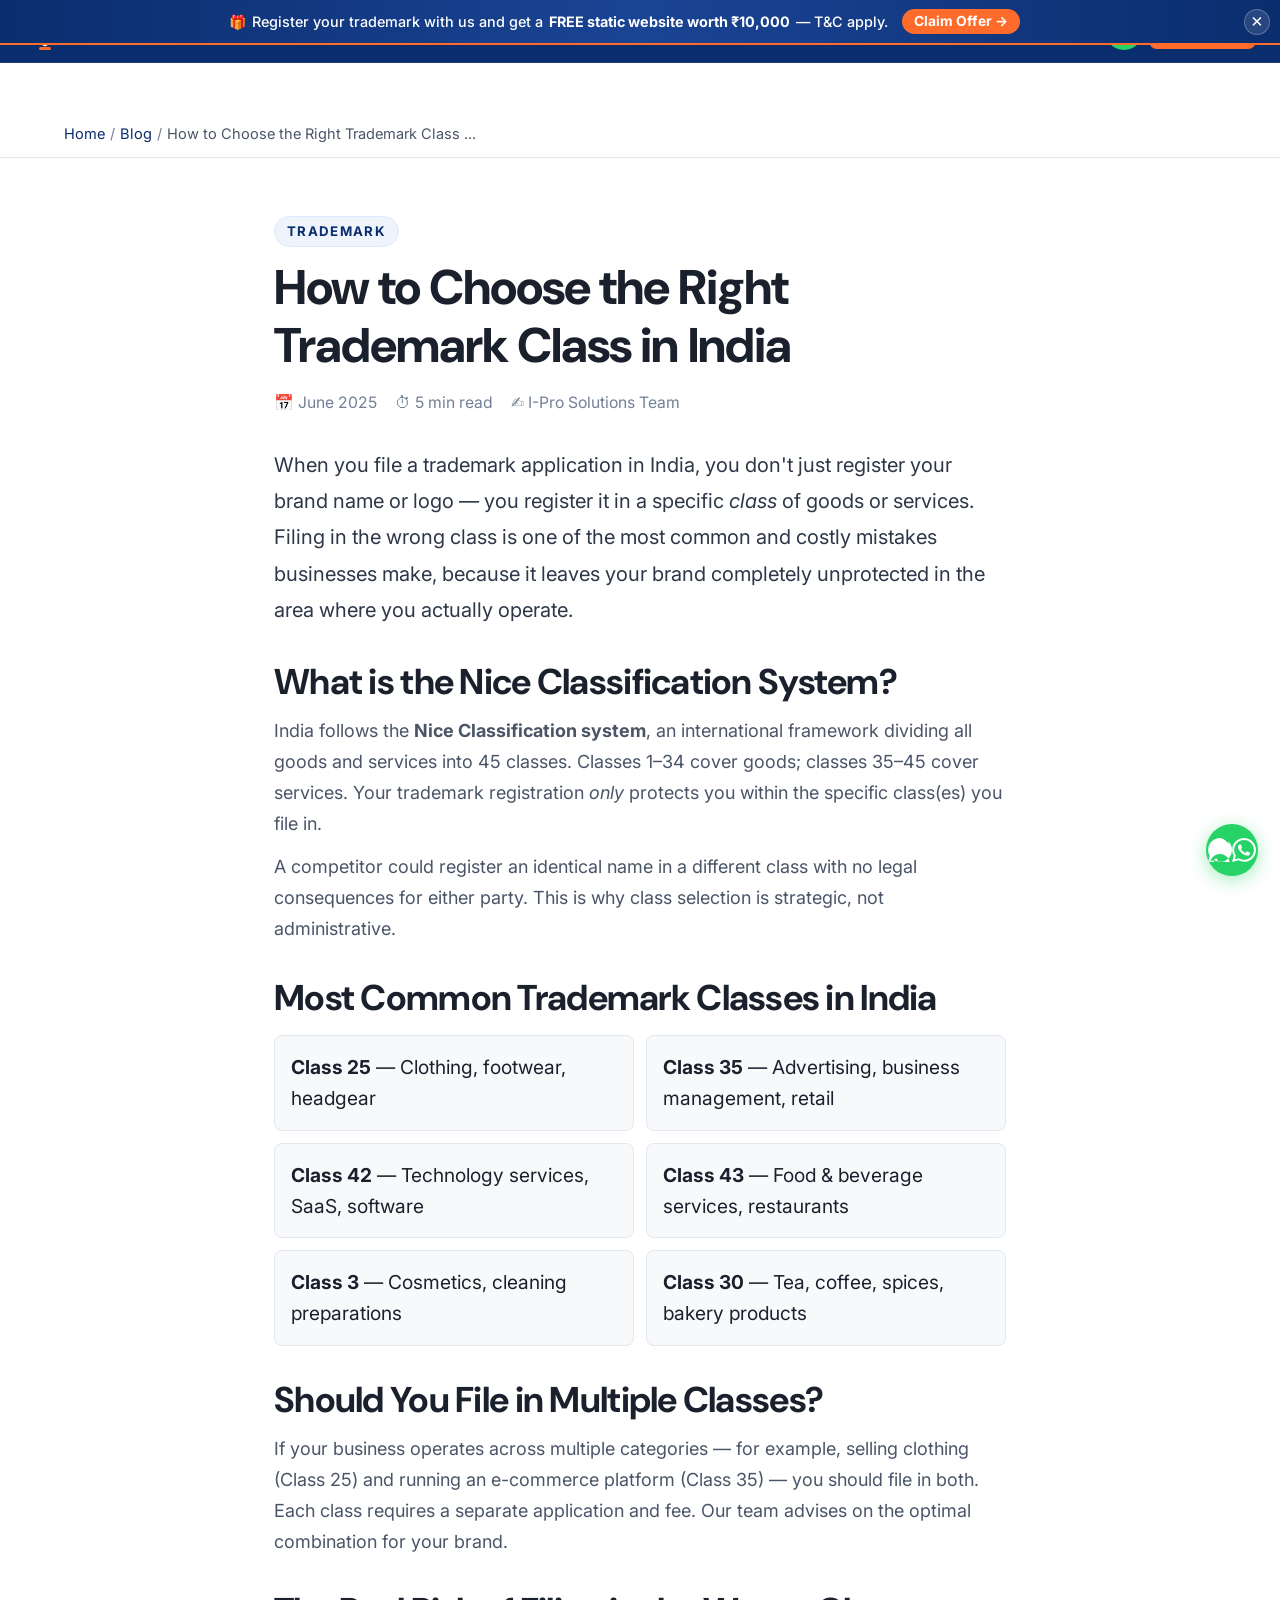
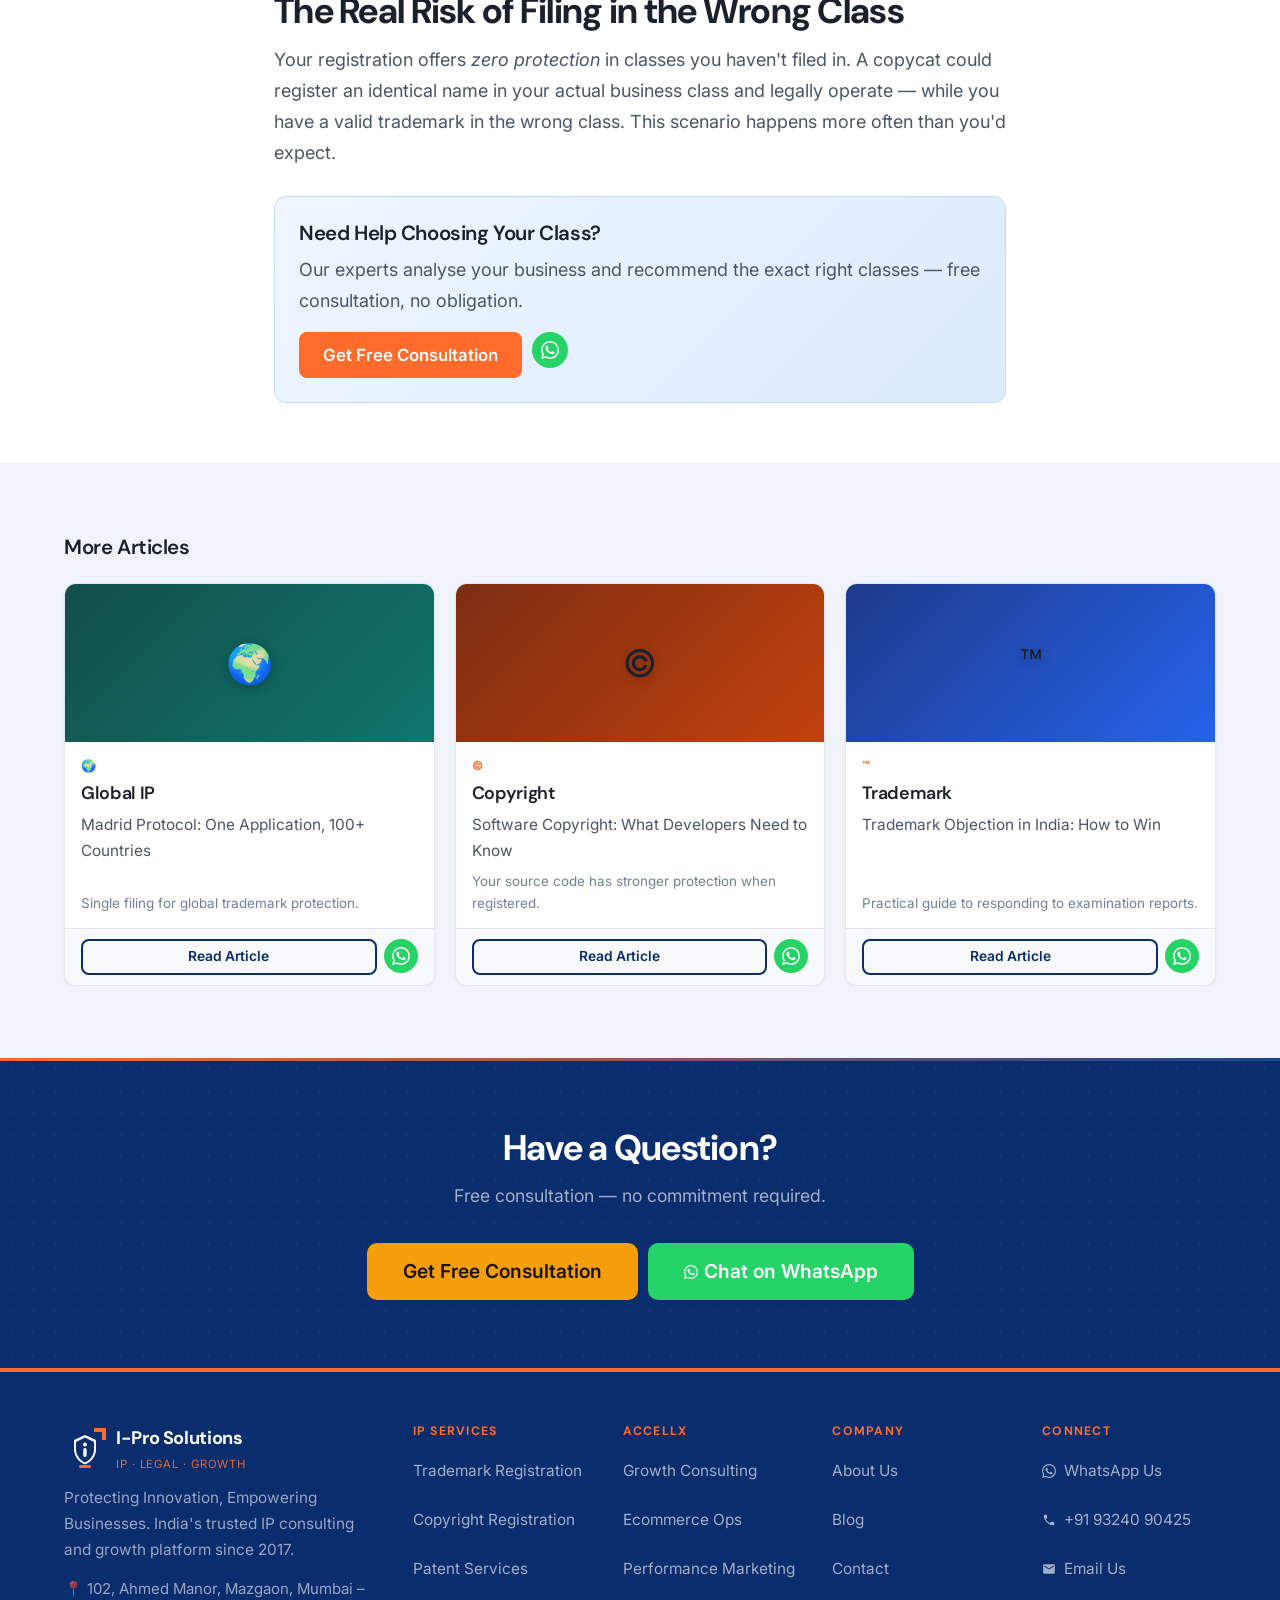
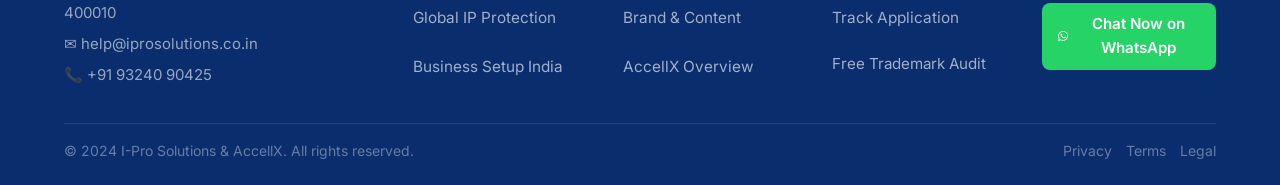
<file: pages/blog-trademark-class.html>
<!DOCTYPE html>
<html lang="en">
<head>
<meta charset="UTF-8"/>
<meta name="viewport" content="width=device-width,initial-scale=1.0"/>
<title>How to Choose the Right Trademark Class in India | I-Pro Solutions — I-Pro Solutions + AccellX</title>
<meta name="description" content="India uses Nice Classification with 45 trademark classes. Learn how to choose the right class. Expert guide by I-Pro Solutions Mumbai."/>
<link rel="preconnect" href="https://fonts.googleapis.com"/>
<link href="https://fonts.googleapis.com/css2?family=DM+Sans:ital,opsz,wght@0,9..40,300;0,9..40,400;0,9..40,500;0,9..40,600;0,9..40,700;0,9..40,800;1,9..40,400&family=Inter:wght@300;400;500;600;700&display=swap" rel="stylesheet"/>
<link rel="stylesheet" href="../css/style.css"/>
  <!-- Google Analytics -->
  <script async src="https://www.googletagmanager.com/gtag/js?id=G-0BHHY904RE"></script>
  <script>window.dataLayer=window.dataLayer||[];function gtag(){dataLayer.push(arguments);}gtag('js',new Date());gtag('config','G-0BHHY904RE');</script>
  <!-- Microsoft Clarity -->
  <script type="text/javascript">(function(c,l,a,r,i,t,y){c[a]=c[a]||function(){(c[a].q=c[a].q||[]).push(arguments)};t=l.createElement(r);t.async=1;t.src="https://www.clarity.ms/tag/"+i;y=l.getElementsByTagName(r)[0];y.parentNode.insertBefore(t,y)})(window,document,"clarity","script","w06bbfz67f");</script>
<script type="application/ld+json">
{
  "@context":"https://schema.org",
  "@type":"LegalService",
  "name":"I-Pro Solutions",
  "url":"https://iprosolutions.co.in",
  "logo":"https://iprosolutions.co.in/logo.png",
  "description":"India leading IP consulting firm. Trademark registration from Rs 6999. Copyright, patent, global IP protection and AccellX growth platform.",
  "telephone":"+91-93240-90425",
  "email":"help@iprosolutions.co.in",
  "address":{
    "@type":"PostalAddress",
    "streetAddress":"102, Ahmed Manor, Mazgaon",
    "addressLocality":"Mumbai",
    "addressRegion":"Maharashtra",
    "postalCode":"400010",
    "addressCountry":"IN"
  },
  "geo":{"@type":"GeoCoordinates","latitude":18.9647,"longitude":72.8378},
  "openingHoursSpecification":[
    {"@type":"OpeningHoursSpecification","dayOfWeek":["Monday","Tuesday","Wednesday","Thursday","Friday"],"opens":"09:00","closes":"18:00"},
    {"@type":"OpeningHoursSpecification","dayOfWeek":["Saturday"],"opens":"10:00","closes":"16:00"}
  ],
  "sameAs":["https://www.linkedin.com/company/ipro-solutions"],
  "priceRange":"₹₹",
  "areaServed":"IN",
  "hasOfferCatalog":{
    "@type":"OfferCatalog",
    "name":"IP Services",
    "itemListElement":[
      {"@type":"Offer","itemOffered":{"@type":"Service","name":"Trademark Registration","description":"Complete trademark registration from Rs 6999 including government fee"}},
      {"@type":"Offer","itemOffered":{"@type":"Service","name":"Copyright Registration"}},
      {"@type":"Offer","itemOffered":{"@type":"Service","name":"Patent Filing"}}
    ]
  }
}
</script>
</head>
<body>
<!-- ═══ PROMO BAR — Edit text here to update offers ═══
     Change the text between the <strong> tags and the <a> href/text to update.
     The bar shows once per session and can be dismissed with the ✕ button.     -->
<a href="#main-content" class="skip-link">Skip to main content</a>
<div id="promo-bar" class="promo-bar" style="display:none">
  <span class="promo-bar-inner">
    <span class="promo-bar-icon">🎁</span>
    Register your trademark with us and get a <strong>FREE static website worth ₹10,000</strong> — T&amp;C apply.
    <a href="#" data-modal="lead" class="promo-bar-cta">Claim Offer →</a>
  </span>
  <button class="promo-bar-x" id="promo-bar-x" aria-label="Close">✕</button>
</div>
<nav class="nav" id="main-nav">
  <div class="nav-inner">
    <a href="../index.html" class="logo">
      <svg class="logo-svg" width="42" height="42" viewBox="0 0 42 42" fill="none" xmlns="http://www.w3.org/2000/svg" aria-label="I-Pro Solutions">
  <!-- Outer rounded square, deep blue -->
  <rect width="42" height="42" rx="10" fill="#0a2d6e"/>
  <!-- Orange accent top-right corner bar -->
  <rect x="30" y="0" width="12" height="4" rx="0" fill="#ff6b2b"/>
  <rect x="38" y="0" width="4" height="12" rx="0" fill="#ff6b2b"/>
  <!-- Shield body, white solid -->
  <path d="M21 7L10 12V21.5C10 28.5 15.5 34.5 21 36.5C26.5 34.5 32 28.5 32 21.5V12L21 7Z" fill="white"/>
  <!-- Shield inner blue fill -->
  <path d="M21 9.5L12 14V21.5C12 27.5 16.5 32.8 21 34.5C25.5 32.8 30 27.5 30 21.5V14L21 9.5Z" fill="#0a2d6e"/>
  <!-- Letter i — dot -->
  <circle cx="21" cy="16.5" r="2" fill="white"/>
  <!-- Letter i — stem -->
  <rect x="19.3" y="20" width="3.4" height="9" rx="1.7" fill="white"/>
  <!-- Orange underline accent -->
  <rect x="15" y="37" width="12" height="3" rx="1.5" fill="#ff6b2b"/>
</svg>
      <div class="logo-text-wrap">
        <div class="logo-name">I-Pro Solutions</div>
        <div class="logo-tag">IP · Legal · Growth</div>
      </div>
    </a>
    <ul class="nav-links" id="nav-links" role="navigation" aria-label="Main navigation">
      <li><a href="../index.html"                  class="nav-link">Home</a></li>
      <li><a href="trademarks.html"                class="nav-link">Trademarks</a></li>
      <li><a href="copyright.html"                 class="nav-link">Copyright</a></li>
      <li><a href="patents.html"                   class="nav-link">Patents</a></li>
      <li><a href="global-tm.html"                 class="nav-link">Global IP</a></li>
      <li><a href="business-setup.html"            class="nav-link">Biz Setup</a></li>
      <div class="nav-divider"></div>
      <li><a href="accellx.html"                   class="nav-link" class="nav-link" style="color:#14b8a6">AccellX ✦</a></li>
      <div class="nav-divider"></div>
      <li><a href="blog.html"                      class="nav-link active">Blog</a></li>
      <li><a href="about.html"                     class="nav-link">About</a></li>
      <li><a href="contact.html"                   class="nav-link">Contact</a></li>
</ul>
    <div class="nav-actions">
      <a href="#" class="btn-wa-icon nav-wa-icon" data-wa="Hi I-Pro! I need help." title="Chat on WhatsApp" aria-label="Chat on WhatsApp"><svg viewBox="0 0 24 24" fill="currentColor" width="18" height="18" aria-hidden="true"><path d="M17.472 14.382c-.297-.149-1.758-.867-2.03-.967-.273-.099-.471-.148-.67.15-.197.297-.767.966-.94 1.164-.173.199-.347.223-.644.075-.297-.15-1.255-.463-2.39-1.475-.883-.788-1.48-1.761-1.653-2.059-.173-.297-.018-.458.13-.606.134-.133.298-.347.446-.52.149-.174.198-.298.298-.497.099-.198.05-.371-.025-.52-.075-.149-.669-1.612-.916-2.207-.242-.579-.487-.5-.669-.51a9.56 9.56 0 00-.57-.01c-.198 0-.52.074-.792.372-.272.297-1.04 1.016-1.04 2.479 0 1.462 1.065 2.875 1.213 3.074.149.198 2.096 3.2 5.077 4.487.709.306 1.262.489 1.694.625.712.227 1.36.195 1.871.118.571-.085 1.758-.719 2.006-1.413.248-.694.248-1.289.173-1.413-.074-.124-.272-.198-.57-.347m-5.421 7.403h-.004a9.87 9.87 0 01-5.031-1.378l-.361-.214-3.741.982.998-3.648-.235-.374a9.86 9.86 0 01-1.51-5.26c.001-5.45 4.436-9.884 9.888-9.884 2.64 0 5.122 1.03 6.988 2.898a9.825 9.825 0 012.893 6.994c-.003 5.45-4.437 9.884-9.885 9.884m8.413-18.297A11.815 11.815 0 0012.05 0C5.495 0 .16 5.335.157 11.892c0 2.096.547 4.142 1.588 5.945L.057 24l6.305-1.654a11.882 11.882 0 005.683 1.448h.005c6.554 0 11.89-5.335 11.893-11.893a11.821 11.821 0 00-3.48-8.413z"/></svg></a>
      <button class="btn btn-gold btn-sm hide-mob" data-modal="lead" aria-haspopup="dialog">Free Audit</button>
    </div>
    <button class="nav-ham" id="nav-ham" aria-label="Open menu" aria-expanded="false" aria-controls="nav-links"><span></span><span></span><span></span></button>
  </div>
</nav>

<div class="bc" style="margin-top:68px"><div class="container"><div class="bc-inner"><a href="../index.html">Home</a> <span style="color:var(--text4)">/</span> <a href="blog.html">Blog</a> <span style="color:var(--text4)">/</span> <span style="color:var(--text3)">How to Choose the Right Trademark Class ...</span></div></div></div>
<article style="max-width:780px;margin:0 auto;padding:56px 24px 32px">
  <div class="eyebrow blue mb16">Trademark</div>
  <h1 style="margin-bottom:14px">How to Choose the Right Trademark Class in India</h1>
  <div style="display:flex;gap:18px;flex-wrap:wrap;font-size:.82rem;color:var(--text4);margin-bottom:32px;align-items:center">
    <span>📅 June 2025</span><span>⏱ 5 min read</span><span>✍ I-Pro Solutions Team</span>
  </div>
  <p style="font-size:1.05rem;color:var(--text2);margin-bottom:24px;line-height:1.8">When you file a trademark application in India, you don't just register your brand name or logo — you register it in a specific <em>class</em> of goods or services. Filing in the wrong class is one of the most common and costly mistakes businesses make, because it leaves your brand completely unprotected in the area where you actually operate.</p>
<h2 style="margin:32px 0 12px">What is the Nice Classification System?</h2>
<p>India follows the <strong>Nice Classification system</strong>, an international framework dividing all goods and services into 45 classes. Classes 1–34 cover goods; classes 35–45 cover services. Your trademark registration <em>only</em> protects you within the specific class(es) you file in.</p>
<p style="margin-top:12px">A competitor could register an identical name in a different class with no legal consequences for either party. This is why class selection is strategic, not administrative.</p>
<h2 style="margin:32px 0 12px">Most Common Trademark Classes in India</h2>
<div style="display:grid;grid-template-columns:1fr 1fr;gap:12px;margin:16px 0 24px">
  <div style="background:var(--off);border:1px solid var(--border);border-radius:var(--r);padding:16px"><strong style="color:var(--blue)">Class 25</strong> — Clothing, footwear, headgear</div>
  <div style="background:var(--off);border:1px solid var(--border);border-radius:var(--r);padding:16px"><strong style="color:var(--blue)">Class 35</strong> — Advertising, business management, retail</div>
  <div style="background:var(--off);border:1px solid var(--border);border-radius:var(--r);padding:16px"><strong style="color:var(--blue)">Class 42</strong> — Technology services, SaaS, software</div>
  <div style="background:var(--off);border:1px solid var(--border);border-radius:var(--r);padding:16px"><strong style="color:var(--blue)">Class 43</strong> — Food &amp; beverage services, restaurants</div>
  <div style="background:var(--off);border:1px solid var(--border);border-radius:var(--r);padding:16px"><strong style="color:var(--blue)">Class 3</strong> — Cosmetics, cleaning preparations</div>
  <div style="background:var(--off);border:1px solid var(--border);border-radius:var(--r);padding:16px"><strong style="color:var(--blue)">Class 30</strong> — Tea, coffee, spices, bakery products</div>
</div>
<h2 style="margin:32px 0 12px">Should You File in Multiple Classes?</h2>
<p>If your business operates across multiple categories — for example, selling clothing (Class 25) and running an e-commerce platform (Class 35) — you should file in both. Each class requires a separate application and fee. Our team advises on the optimal combination for your brand.</p>
<h2 style="margin:32px 0 12px">The Real Risk of Filing in the Wrong Class</h2>
<p>Your registration offers <em>zero protection</em> in classes you haven't filed in. A copycat could register an identical name in your actual business class and legally operate — while you have a valid trademark in the wrong class. This scenario happens more often than you'd expect.</p>
<div style="background:linear-gradient(135deg,#eff6ff,#dbeafe);border:1px solid #bfdbfe;border-radius:var(--rl);padding:24px;margin:28px 0">
  <h3 style="color:var(--blue);margin-bottom:8px;font-family:var(--fh)">Need Help Choosing Your Class?</h3>
  <p style="margin-bottom:16px">Our experts analyse your business and recommend the exact right classes — free consultation, no obligation.</p>
  <div style="display:flex;gap:10px;flex-wrap:wrap">
    <button class="btn btn-primary" data-modal="lead" aria-haspopup="dialog">Get Free Consultation</button>
    <a href="#" class="btn-wa-icon " data-wa="Hi! I need help choosing the right trademark class for my business." title="Chat on WhatsApp" aria-label="Chat on WhatsApp"><svg viewBox="0 0 24 24" fill="currentColor" width="18" height="18"><path d="M17.472 14.382c-.297-.149-1.758-.867-2.03-.967-.273-.099-.471-.148-.67.15-.197.297-.767.966-.94 1.164-.173.199-.347.223-.644.075-.297-.15-1.255-.463-2.39-1.475-.883-.788-1.48-1.761-1.653-2.059-.173-.297-.018-.458.13-.606.134-.133.298-.347.446-.52.149-.174.198-.298.298-.497.099-.198.05-.371-.025-.52-.075-.149-.669-1.612-.916-2.207-.242-.579-.487-.5-.669-.51a9.56 9.56 0 00-.57-.01c-.198 0-.52.074-.792.372-.272.297-1.04 1.016-1.04 2.479 0 1.462 1.065 2.875 1.213 3.074.149.198 2.096 3.2 5.077 4.487.709.306 1.262.489 1.694.625.712.227 1.36.195 1.871.118.571-.085 1.758-.719 2.006-1.413.248-.694.248-1.289.173-1.413-.074-.124-.272-.198-.57-.347m-5.421 7.403h-.004a9.87 9.87 0 01-5.031-1.378l-.361-.214-3.741.982.998-3.648-.235-.374a9.86 9.86 0 01-1.51-5.26c.001-5.45 4.436-9.884 9.888-9.884 2.64 0 5.122 1.03 6.988 2.898a9.825 9.825 0 012.893 6.994c-.003 5.45-4.437 9.884-9.885 9.884m8.413-18.297A11.815 11.815 0 0012.05 0C5.495 0 .16 5.335.157 11.892c0 2.096.547 4.142 1.588 5.945L.057 24l6.305-1.654a11.882 11.882 0 005.683 1.448h.005c6.554 0 11.89-5.335 11.893-11.893a11.821 11.821 0 00-3.48-8.413z"/></svg></a>
  </div>
</div>
</article>
<section class="section alt">
  <div class="container">
    <h3 style="font-family:var(--fh);margin-bottom:24px">More Articles</h3>
    <div class="grid3">
    
<div class="card blog-card reveal Hi! Tell me about Madrid Protocol.">
  <div class="blog-card-thumb bt2"><span class="bico">🌍</span></div>
  <div class="blog-card-body">
    <div class="blog-tag">🌍</div>
    <h3 class="blog-title">Global IP</h3>
    <p class="blog-exc">Madrid Protocol: One Application, 100+ Countries</p>
    <div class="blog-meta">Single filing for global trademark protection.</div>
  </div>
  <div class="blog-card-foot">
    <a href="April 2025" class="btn btn-outline btn-sm">Read Article</a>
    <a href="#" class="btn-wa-icon " data-wa="blog-madrid-protocol.html" title="Chat on WhatsApp" aria-label="Chat on WhatsApp"><svg viewBox="0 0 24 24" fill="currentColor" width="18" height="18"><path d="M17.472 14.382c-.297-.149-1.758-.867-2.03-.967-.273-.099-.471-.148-.67.15-.197.297-.767.966-.94 1.164-.173.199-.347.223-.644.075-.297-.15-1.255-.463-2.39-1.475-.883-.788-1.48-1.761-1.653-2.059-.173-.297-.018-.458.13-.606.134-.133.298-.347.446-.52.149-.174.198-.298.298-.497.099-.198.05-.371-.025-.52-.075-.149-.669-1.612-.916-2.207-.242-.579-.487-.5-.669-.51a9.56 9.56 0 00-.57-.01c-.198 0-.52.074-.792.372-.272.297-1.04 1.016-1.04 2.479 0 1.462 1.065 2.875 1.213 3.074.149.198 2.096 3.2 5.077 4.487.709.306 1.262.489 1.694.625.712.227 1.36.195 1.871.118.571-.085 1.758-.719 2.006-1.413.248-.694.248-1.289.173-1.413-.074-.124-.272-.198-.57-.347m-5.421 7.403h-.004a9.87 9.87 0 01-5.031-1.378l-.361-.214-3.741.982.998-3.648-.235-.374a9.86 9.86 0 01-1.51-5.26c.001-5.45 4.436-9.884 9.888-9.884 2.64 0 5.122 1.03 6.988 2.898a9.825 9.825 0 012.893 6.994c-.003 5.45-4.437 9.884-9.885 9.884m8.413-18.297A11.815 11.815 0 0012.05 0C5.495 0 .16 5.335.157 11.892c0 2.096.547 4.142 1.588 5.945L.057 24l6.305-1.654a11.882 11.882 0 005.683 1.448h.005c6.554 0 11.89-5.335 11.893-11.893a11.821 11.821 0 00-3.48-8.413z"/></svg></a>
  </div>
</div>
    
<div class="card blog-card reveal Hi! Tell me about software copyright.">
  <div class="blog-card-thumb bt3"><span class="bico">©</span></div>
  <div class="blog-card-body">
    <div class="blog-tag">©</div>
    <h3 class="blog-title">Copyright</h3>
    <p class="blog-exc">Software Copyright: What Developers Need to Know</p>
    <div class="blog-meta">Your source code has stronger protection when registered.</div>
  </div>
  <div class="blog-card-foot">
    <a href="May 2025" class="btn btn-outline btn-sm">Read Article</a>
    <a href="#" class="btn-wa-icon " data-wa="blog-software-copyright.html" title="Chat on WhatsApp" aria-label="Chat on WhatsApp"><svg viewBox="0 0 24 24" fill="currentColor" width="18" height="18"><path d="M17.472 14.382c-.297-.149-1.758-.867-2.03-.967-.273-.099-.471-.148-.67.15-.197.297-.767.966-.94 1.164-.173.199-.347.223-.644.075-.297-.15-1.255-.463-2.39-1.475-.883-.788-1.48-1.761-1.653-2.059-.173-.297-.018-.458.13-.606.134-.133.298-.347.446-.52.149-.174.198-.298.298-.497.099-.198.05-.371-.025-.52-.075-.149-.669-1.612-.916-2.207-.242-.579-.487-.5-.669-.51a9.56 9.56 0 00-.57-.01c-.198 0-.52.074-.792.372-.272.297-1.04 1.016-1.04 2.479 0 1.462 1.065 2.875 1.213 3.074.149.198 2.096 3.2 5.077 4.487.709.306 1.262.489 1.694.625.712.227 1.36.195 1.871.118.571-.085 1.758-.719 2.006-1.413.248-.694.248-1.289.173-1.413-.074-.124-.272-.198-.57-.347m-5.421 7.403h-.004a9.87 9.87 0 01-5.031-1.378l-.361-.214-3.741.982.998-3.648-.235-.374a9.86 9.86 0 01-1.51-5.26c.001-5.45 4.436-9.884 9.888-9.884 2.64 0 5.122 1.03 6.988 2.898a9.825 9.825 0 012.893 6.994c-.003 5.45-4.437 9.884-9.885 9.884m8.413-18.297A11.815 11.815 0 0012.05 0C5.495 0 .16 5.335.157 11.892c0 2.096.547 4.142 1.588 5.945L.057 24l6.305-1.654a11.882 11.882 0 005.683 1.448h.005c6.554 0 11.89-5.335 11.893-11.893a11.821 11.821 0 00-3.48-8.413z"/></svg></a>
  </div>
</div>
    
<div class="card blog-card reveal Hi! I have a trademark objection.">
  <div class="blog-card-thumb bt1"><span class="bico">™</span></div>
  <div class="blog-card-body">
    <div class="blog-tag">™</div>
    <h3 class="blog-title">Trademark</h3>
    <p class="blog-exc">Trademark Objection in India: How to Win</p>
    <div class="blog-meta">Practical guide to responding to examination reports.</div>
  </div>
  <div class="blog-card-foot">
    <a href="January 2025" class="btn btn-outline btn-sm">Read Article</a>
    <a href="#" class="btn-wa-icon " data-wa="blog-trademark-class.html" title="Chat on WhatsApp" aria-label="Chat on WhatsApp"><svg viewBox="0 0 24 24" fill="currentColor" width="18" height="18"><path d="M17.472 14.382c-.297-.149-1.758-.867-2.03-.967-.273-.099-.471-.148-.67.15-.197.297-.767.966-.94 1.164-.173.199-.347.223-.644.075-.297-.15-1.255-.463-2.39-1.475-.883-.788-1.48-1.761-1.653-2.059-.173-.297-.018-.458.13-.606.134-.133.298-.347.446-.52.149-.174.198-.298.298-.497.099-.198.05-.371-.025-.52-.075-.149-.669-1.612-.916-2.207-.242-.579-.487-.5-.669-.51a9.56 9.56 0 00-.57-.01c-.198 0-.52.074-.792.372-.272.297-1.04 1.016-1.04 2.479 0 1.462 1.065 2.875 1.213 3.074.149.198 2.096 3.2 5.077 4.487.709.306 1.262.489 1.694.625.712.227 1.36.195 1.871.118.571-.085 1.758-.719 2.006-1.413.248-.694.248-1.289.173-1.413-.074-.124-.272-.198-.57-.347m-5.421 7.403h-.004a9.87 9.87 0 01-5.031-1.378l-.361-.214-3.741.982.998-3.648-.235-.374a9.86 9.86 0 01-1.51-5.26c.001-5.45 4.436-9.884 9.888-9.884 2.64 0 5.122 1.03 6.988 2.898a9.825 9.825 0 012.893 6.994c-.003 5.45-4.437 9.884-9.885 9.884m8.413-18.297A11.815 11.815 0 0012.05 0C5.495 0 .16 5.335.157 11.892c0 2.096.547 4.142 1.588 5.945L.057 24l6.305-1.654a11.882 11.882 0 005.683 1.448h.005c6.554 0 11.89-5.335 11.893-11.893a11.821 11.821 0 00-3.48-8.413z"/></svg></a>
  </div>
</div></div>
  </div>
</section>

<section class="cta-strip">
  <div class="hero-mesh"><div class="hero-orb orb1" style="opacity:.5"></div><div class="hero-orb orb2" style="opacity:.5"></div></div>
  <div class="hero-grid"></div>
  <div class="container cta-strip-inner">
    <h2 class="reveal" style="color:#fff">Have a Question?</h2>
    <p class="reveal mt12">Free consultation — no commitment required.</p>
    <div class="cta-strip-btns reveal mt32">
      <button class="btn btn-gold btn-xl" data-modal="lead" aria-haspopup="dialog">Get Free Consultation</button>
      <a href="#" class="btn btn-wa btn-outline-white btn-xl" data-wa="Hi! I read your article and have a question."><svg viewBox="0 0 24 24" fill="currentColor" width="14" height="14"><path d="M17.472 14.382c-.297-.149-1.758-.867-2.03-.967-.273-.099-.471-.148-.67.15-.197.297-.767.966-.94 1.164-.173.199-.347.223-.644.075-.297-.15-1.255-.463-2.39-1.475-.883-.788-1.48-1.761-1.653-2.059-.173-.297-.018-.458.13-.606.134-.133.298-.347.446-.52.149-.174.198-.298.298-.497.099-.198.05-.371-.025-.52-.075-.149-.669-1.612-.916-2.207-.242-.579-.487-.5-.669-.51a9.56 9.56 0 00-.57-.01c-.198 0-.52.074-.792.372-.272.297-1.04 1.016-1.04 2.479 0 1.462 1.065 2.875 1.213 3.074.149.198 2.096 3.2 5.077 4.487.709.306 1.262.489 1.694.625.712.227 1.36.195 1.871.118.571-.085 1.758-.719 2.006-1.413.248-.694.248-1.289.173-1.413-.074-.124-.272-.198-.57-.347m-5.421 7.403h-.004a9.87 9.87 0 01-5.031-1.378l-.361-.214-3.741.982.998-3.648-.235-.374a9.86 9.86 0 01-1.51-5.26c.001-5.45 4.436-9.884 9.888-9.884 2.64 0 5.122 1.03 6.988 2.898a9.825 9.825 0 012.893 6.994c-.003 5.45-4.437 9.884-9.885 9.884m8.413-18.297A11.815 11.815 0 0012.05 0C5.495 0 .16 5.335.157 11.892c0 2.096.547 4.142 1.588 5.945L.057 24l6.305-1.654a11.882 11.882 0 005.683 1.448h.005c6.554 0 11.89-5.335 11.893-11.893a11.821 11.821 0 00-3.48-8.413z"/></svg> Chat on WhatsApp</a>
    </div>
  </div>
</section>
<!-- footer -->
<footer class="footer">
  <div class="container">
    <div class="footer-grid">
      <div>
        <div class="footer-brand-row" style="grid-column:1/-1">
          <svg class="logo-svg" width="42" height="42" viewBox="0 0 42 42" fill="none" xmlns="http://www.w3.org/2000/svg" aria-label="I-Pro Solutions">
  <!-- Outer rounded square, deep blue -->
  <rect width="42" height="42" rx="10" fill="#0a2d6e"/>
  <!-- Orange accent top-right corner bar -->
  <rect x="30" y="0" width="12" height="4" rx="0" fill="#ff6b2b"/>
  <rect x="38" y="0" width="4" height="12" rx="0" fill="#ff6b2b"/>
  <!-- Shield body, white solid -->
  <path d="M21 7L10 12V21.5C10 28.5 15.5 34.5 21 36.5C26.5 34.5 32 28.5 32 21.5V12L21 7Z" fill="white"/>
  <!-- Shield inner blue fill -->
  <path d="M21 9.5L12 14V21.5C12 27.5 16.5 32.8 21 34.5C25.5 32.8 30 27.5 30 21.5V14L21 9.5Z" fill="#0a2d6e"/>
  <!-- Letter i — dot -->
  <circle cx="21" cy="16.5" r="2" fill="white"/>
  <!-- Letter i — stem -->
  <rect x="19.3" y="20" width="3.4" height="9" rx="1.7" fill="white"/>
  <!-- Orange underline accent -->
  <rect x="15" y="37" width="12" height="3" rx="1.5" fill="#ff6b2b"/>
</svg>
          <div>
            <div class="footer-brand-name">I-Pro Solutions</div>
            <div class="footer-brand-sub">IP · Legal · Growth</div>
          </div>
        </div>
        <p class="footer-brand-desc">Protecting Innovation, Empowering Businesses. India's trusted IP consulting and growth platform since 2017.</p>
        <div class="footer-contacts">
          <span>📍 102, Ahmed Manor, Mazgaon, Mumbai – 400010</span>
          <a href="mailto:help@iprosolutions.co.in">✉ help@iprosolutions.co.in</a>
          <a href="tel:+919324090425">📞 +91 93240 90425</a>
        </div>
      </div>
      <div class="fcol"><h5>IP Services</h5><ul>
        <li><a href="trademarks.html">Trademark Registration</a></li>
        <li><a href="copyright.html">Copyright Registration</a></li>
        <li><a href="patents.html">Patent Services</a></li>
        <li><a href="global-tm.html">Global IP Protection</a></li>
        <li><a href="business-setup.html">Business Setup India</a></li>
      </ul></div>
      <div class="fcol"><h5>AccellX</h5><ul>
        <li><a href="accellx.html#consulting">Growth Consulting</a></li>
        <li><a href="accellx.html#ecommerce">Ecommerce Ops</a></li>
        <li><a href="accellx.html#marketing">Performance Marketing</a></li>
        <li><a href="accellx.html#brand">Brand &amp; Content</a></li>
        <li><a href="accellx.html">AccellX Overview</a></li>
      </ul></div>
      <div class="fcol"><h5>Company</h5><ul>
        <li><a href="about.html">About Us</a></li>
        <li><a href="blog.html">Blog</a></li>
        <li><a href="contact.html">Contact</a></li>
        <li><a href="contact.html#track">Track Application</a></li>
        <li><button data-modal="lead" aria-haspopup="dialog">Free Trademark Audit</button></li>
      </ul></div>
            <div class="fcol">
        <h5>Connect</h5>
        <ul>
          <li><a href="#" data-wa="Hi I-Pro! I want to connect.">
            <svg width="14" height="14" viewBox="0 0 24 24" fill="currentColor"><path d="M17.472 14.382c-.297-.149-1.758-.867-2.03-.967-.273-.099-.471-.148-.67.15-.197.297-.767.966-.94 1.164-.173.199-.347.223-.644.075-.297-.15-1.255-.463-2.39-1.475-.883-.788-1.48-1.761-1.653-2.059-.173-.297-.018-.458.13-.606.134-.133.298-.347.446-.52.149-.174.198-.298.298-.497.099-.198.05-.371-.025-.52-.075-.149-.669-1.612-.916-2.207-.242-.579-.487-.5-.669-.51a9.56 9.56 0 00-.57-.01c-.198 0-.52.074-.792.372-.272.297-1.04 1.016-1.04 2.479 0 1.462 1.065 2.875 1.213 3.074.149.198 2.096 3.2 5.077 4.487.709.306 1.262.489 1.694.625.712.227 1.36.195 1.871.118.571-.085 1.758-.719 2.006-1.413.248-.694.248-1.289.173-1.413-.074-.124-.272-.198-.57-.347m-5.421 7.403h-.004a9.87 9.87 0 01-5.031-1.378l-.361-.214-3.741.982.998-3.648-.235-.374a9.86 9.86 0 01-1.51-5.26c.001-5.45 4.436-9.884 9.888-9.884 2.64 0 5.122 1.03 6.988 2.898a9.825 9.825 0 012.893 6.994c-.003 5.45-4.437 9.884-9.885 9.884m8.413-18.297A11.815 11.815 0 0012.05 0C5.495 0 .16 5.335.157 11.892c0 2.096.547 4.142 1.588 5.945L.057 24l6.305-1.654a11.882 11.882 0 005.683 1.448h.005c6.554 0 11.89-5.335 11.893-11.893a11.821 11.821 0 00-3.48-8.413z"/></svg>
            WhatsApp Us
          </a></li>
          <li><a href="tel:+919324090425">
            <svg width="14" height="14" viewBox="0 0 24 24" fill="currentColor"><path d="M6.62 10.79c1.44 2.83 3.76 5.14 6.59 6.59l2.2-2.2c.27-.27.67-.36 1.02-.24 1.12.37 2.33.57 3.57.57.55 0 1 .45 1 1V20c0 .55-.45 1-1 1-9.39 0-17-7.61-17-17 0-.55.45-1 1-1h3.5c.55 0 1 .45 1 1 0 1.25.2 2.45.57 3.57.11.35.03.74-.25 1.02l-2.2 2.2z"/></svg>
            +91 93240 90425
          </a></li>
          <li><a href="mailto:help@iprosolutions.co.in">
            <svg width="14" height="14" viewBox="0 0 24 24" fill="currentColor"><path d="M20 4H4c-1.1 0-2 .9-2 2v12c0 1.1.9 2 2 2h16c1.1 0 2-.9 2-2V6c0-1.1-.9-2-2-2zm0 4l-8 5-8-5V6l8 5 8-5v2z"/></svg>
            Email Us
          </a></li>
        </ul>
        <a href="#" class="footer-connect-btn" data-wa="Hi I-Pro! I need help.">
          <svg width="14" height="14" viewBox="0 0 24 24" fill="currentColor"><path d="M17.472 14.382c-.297-.149-1.758-.867-2.03-.967-.273-.099-.471-.148-.67.15-.197.297-.767.966-.94 1.164-.173.199-.347.223-.644.075-.297-.15-1.255-.463-2.39-1.475-.883-.788-1.48-1.761-1.653-2.059-.173-.297-.018-.458.13-.606.134-.133.298-.347.446-.52.149-.174.198-.298.298-.497.099-.198.05-.371-.025-.52-.075-.149-.669-1.612-.916-2.207-.242-.579-.487-.5-.669-.51a9.56 9.56 0 00-.57-.01c-.198 0-.52.074-.792.372-.272.297-1.04 1.016-1.04 2.479 0 1.462 1.065 2.875 1.213 3.074.149.198 2.096 3.2 5.077 4.487.709.306 1.262.489 1.694.625.712.227 1.36.195 1.871.118.571-.085 1.758-.719 2.006-1.413.248-.694.248-1.289.173-1.413-.074-.124-.272-.198-.57-.347m-5.421 7.403h-.004a9.87 9.87 0 01-5.031-1.378l-.361-.214-3.741.982.998-3.648-.235-.374a9.86 9.86 0 01-1.51-5.26c.001-5.45 4.436-9.884 9.888-9.884 2.64 0 5.122 1.03 6.988 2.898a9.825 9.825 0 012.893 6.994c-.003 5.45-4.437 9.884-9.885 9.884m8.413-18.297A11.815 11.815 0 0012.05 0C5.495 0 .16 5.335.157 11.892c0 2.096.547 4.142 1.588 5.945L.057 24l6.305-1.654a11.882 11.882 0 005.683 1.448h.005c6.554 0 11.89-5.335 11.893-11.893a11.821 11.821 0 00-3.48-8.413z"/></svg>
          Chat Now on WhatsApp
        </a>
      </div>
    </div>
    <div class="footer-bottom">
      <span>© 2024 I-Pro Solutions &amp; AccellX. All rights reserved.</span>
      <div class="footer-links"><a href="#">Privacy</a><a href="#">Terms</a><a href="#">Legal</a></div>
    </div>
  </div>
</footer>
<a href="#" class="wa-fab" data-wa="Hi I-Pro! I need help." aria-label="WhatsApp"><svg viewBox="0 0 24 24" fill="currentColor" width="28" height="28"><path d="M17.472 28.382c-.297-.289-1.758-.867-2.03-.967-.273-.099-.471-.288-.67.15-.197.297-.767.966-.94 1.164-.173.199-.347.223-.644.075-.297-.15-1.255-.463-2.39-1.475-.883-.788-1.48-1.761-1.653-2.059-.173-.297-.018-.458.13-.606.134-.133.298-.347.446-.52.289-.174.198-.298.298-.497.099-.198.05-.371-.025-.52-.075-.289-.669-1.612-.916-2.207-.242-.579-.487-.5-.669-.51a9.56 9.56 0 00-.57-.01c-.198 0-.52.074-.792.372-.272.297-1.04 1.016-1.04 2.479 0 1.462 1.065 2.875 1.213 3.074.289.198 2.096 3.2 5.077 4.487.709.306 1.262.489 1.694.625.712.227 1.36.195 1.871.118.571-.085 1.758-.719 2.006-1.413.248-.694.248-1.289.173-1.413-.074-.124-.272-.198-.57-.347m-5.421 7.403h-.004a9.87 9.87 0 01-5.031-1.378l-.361-.228-3.741.982.998-3.648-.235-.374a9.86 9.86 0 01-1.51-5.26c.001-5.45 4.436-9.884 9.888-9.884 2.64 0 5.122 1.03 6.988 2.898a9.825 9.825 0 012.893 6.994c-.003 5.45-4.437 9.884-9.885 9.884m8.413-18.297A11.815 11.815 0 0012.05 0C5.495 0 .16 5.335.157 11.892c0 2.096.547 4.282 1.588 5.945L.057 24l6.305-1.654a11.882 11.882 0 005.683 1.448h.005c6.554 0 11.89-5.335 11.893-11.893a11.821 11.821 0 00-3.48-8.413z"/></svg><svg viewBox="0 0 24 24" fill="currentColor"><path d="M17.472 14.382c-.297-.149-1.758-.867-2.03-.967-.273-.099-.471-.148-.67.15-.197.297-.767.966-.94 1.164-.173.199-.347.223-.644.075-.297-.15-1.255-.463-2.39-1.475-.883-.788-1.48-1.761-1.653-2.059-.173-.297-.018-.458.13-.606.134-.133.298-.347.446-.52.149-.174.198-.298.298-.497.099-.198.05-.371-.025-.52-.075-.149-.669-1.612-.916-2.207-.242-.579-.487-.5-.669-.51a9.56 9.56 0 00-.57-.01c-.198 0-.52.074-.792.372-.272.297-1.04 1.016-1.04 2.479 0 1.462 1.065 2.875 1.213 3.074.149.198 2.096 3.2 5.077 4.487.709.306 1.262.489 1.694.625.712.227 1.36.195 1.871.118.571-.085 1.758-.719 2.006-1.413.248-.694.248-1.289.173-1.413-.074-.124-.272-.198-.57-.347m-5.421 7.403h-.004a9.87 9.87 0 01-5.031-1.378l-.361-.214-3.741.982.998-3.648-.235-.374a9.86 9.86 0 01-1.51-5.26c.001-5.45 4.436-9.884 9.888-9.884 2.64 0 5.122 1.03 6.988 2.898a9.825 9.825 0 012.893 6.994c-.003 5.45-4.437 9.884-9.885 9.884m8.413-18.297A11.815 11.815 0 0012.05 0C5.495 0 .16 5.335.157 11.892c0 2.096.547 4.142 1.588 5.945L.057 24l6.305-1.654a11.882 11.882 0 005.683 1.448h.005c6.554 0 11.89-5.335 11.893-11.893a11.821 11.821 0 00-3.48-8.413z"/></svg></a>
<div id="lead-modal" class="modal-ov" role="dialog" aria-modal="true">
  <div class="modal-box">
    <span class="modal-x" id="modal-x">✕</span>
    <div class="eyebrow blue mb16">Free Audit</div>
    <h3 style="margin-bottom:6px;font-family:var(--fh)">Get Your Free Trademark Audit</h3>
    <p style="font-size:.875rem;margin-bottom:22px">Our experts review your brand — no obligation, no spam.</p>
    <form class="ipro-form" action="https://formspree.io/f/xgonqopg" method="POST">
      <input type="hidden" name="_subject" value="Free Audit — I-Pro Solutions"/>
      <div class="form-group"><label class="form-lbl">Full Name *</label><input class="form-inp" type="text" name="name" placeholder="Your name" required/></div>
      <div class="form-group"><label class="form-lbl">Mobile *</label><input class="form-inp" type="tel" name="phone" placeholder="+91 XXXXX XXXXX" required/></div>
      <div class="form-group"><label class="form-lbl">Service</label>
        <select class="form-inp" name="service">
          <option>Trademark Registration</option><option>Copyright</option><option>Patents</option>
          <option>Global IP</option><option>Business Setup</option><option>AccellX Growth</option>
        </select>
      </div>
      <button type="submit" class="btn btn-primary w100 mt8" style="justify-content:center;padding:13px">Request Free Audit →</button>
      <div class="form-ok">✓ We'll call you within 2 hours!</div>
    </form>
  </div>
</div>
<script src="../js/main.js"></script>

<!-- ═══ WELCOME POPUP — appears 10s after page load ═══ -->
<div id="welcome-popup" class="popup-ov" role="dialog" aria-modal="true" aria-label="Special Offer">
  <div class="popup-box">
    <div class="popup-top-bar"></div>
    <div class="popup-hdr">
      <button class="popup-x" id="popup-x" aria-label="Close">✕</button>
      <div class="popup-offer-badge">🎁 Limited Time Offers</div>
      <h2>Protect Your Brand.<br/>Get More — For Free.</h2>
      <p>Two exclusive offers for new clients. No hidden charges. T&amp;C apply.</p>
    </div>
    <div class="popup-offers">
      <div class="popup-offer-tag">
        <div class="icon">🌐</div>
        <div class="label">FREE Static Website<br/>worth ₹10,000</div>
        <div class="value">With any trademark registration</div>
      </div>
      <div class="popup-offer-tag">
        <div class="icon">🔍</div>
        <div class="label">FREE Trademark<br/>Audit &amp; Consultation</div>
        <div class="value">Expert review, no obligation</div>
      </div>
    </div>
    <div class="popup-form">
      <form class="ipro-form" data-form="audit">
        <input type="hidden" name="_subject" value="Website Popup Lead — I-Pro Solutions"/>
        <input type="hidden" name="offer" value="Free Website + Free Audit"/>
        <div class="popup-form-inner">
          <div class="form-group" style="margin-bottom:10px">
            <label class="form-lbl">Full Name *</label>
            <input class="form-inp" type="text" name="name" placeholder="Your name" required/>
          </div>
          <div class="form-group" style="margin-bottom:10px">
            <label class="form-lbl">Mobile *</label>
            <input class="form-inp" type="tel" name="phone" placeholder="+91 XXXXX XXXXX" required/>
          </div>
        </div>
        <div class="form-group" style="margin-bottom:12px">
          <label class="form-lbl">Service Interested In</label>
          <select class="form-inp" name="service">
            <option>Trademark Registration — ₹6,999 (Govt fee included)</option>
            <option>Trademark + FREE Website Bundle</option>
            <option>Free Trademark Audit</option>
            <option>Copyright Registration</option>
            <option>Patent Services</option>
            <option>AccellX Growth Services</option>
          </select>
        </div>
        <button type="submit" class="btn btn-primary w100" style="justify-content:center;padding:12px;font-size:.85rem">
          🎁 Claim My Free Offers →
        </button>
        <div class="form-ok">✓ We'll call you within 2 hours!</div>
        <p class="popup-timer">🔒 No spam · Your privacy is protected · Offers valid for new clients</p>
      </form>
    </div>
  </div>
</div>

<!-- Mobile sticky CTA bar -->
<div class="sticky-cta-bar" role="complementary" aria-label="Quick actions">
  <button class="btn btn-primary" data-modal="lead" aria-haspopup="dialog">Free Audit</button>
  <a href="#" class="btn btn-wa" data-wa="Hi I-Pro! I need help." aria-label="Chat on WhatsApp">
    <svg viewBox="0 0 24 24" fill="currentColor" width="16" height="16" aria-hidden="true"><path d="M17.472 14.382c-.297-.149-1.758-.867-2.03-.967-.273-.099-.471-.148-.67.15-.197.297-.767.966-.94 1.164-.173.199-.347.223-.644.075-.297-.15-1.255-.463-2.39-1.475-.883-.788-1.48-1.761-1.653-2.059-.173-.297-.018-.458.13-.606.134-.133.298-.347.446-.52.149-.174.198-.298.298-.497.099-.198.05-.371-.025-.52-.075-.149-.669-1.612-.916-2.207-.242-.579-.487-.5-.669-.51a9.56 9.56 0 00-.57-.01c-.198 0-.52.074-.792.372-.272.297-1.04 1.016-1.04 2.479 0 1.462 1.065 2.875 1.213 3.074.149.198 2.096 3.2 5.077 4.487.709.306 1.262.489 1.694.625.712.227 1.36.195 1.871.118.571-.085 1.758-.719 2.006-1.413.248-.694.248-1.289.173-1.413-.074-.124-.272-.198-.57-.347m-5.421 7.403h-.004a9.87 9.87 0 01-5.031-1.378l-.361-.214-3.741.982.998-3.648-.235-.374a9.86 9.86 0 01-1.51-5.26c.001-5.45 4.436-9.884 9.888-9.884 2.64 0 5.122 1.03 6.988 2.898a9.825 9.825 0 012.893 6.994c-.003 5.45-4.437 9.884-9.885 9.884m8.413-18.297A11.815 11.815 0 0012.05 0C5.495 0 .16 5.335.157 11.892c0 2.096.547 4.142 1.588 5.945L.057 24l6.305-1.654a11.882 11.882 0 005.683 1.448h.005c6.554 0 11.89-5.335 11.893-11.893a11.821 11.821 0 00-3.48-8.413z"/></svg>
    WhatsApp
  </a>
</div>
</body>
</html>
</file>
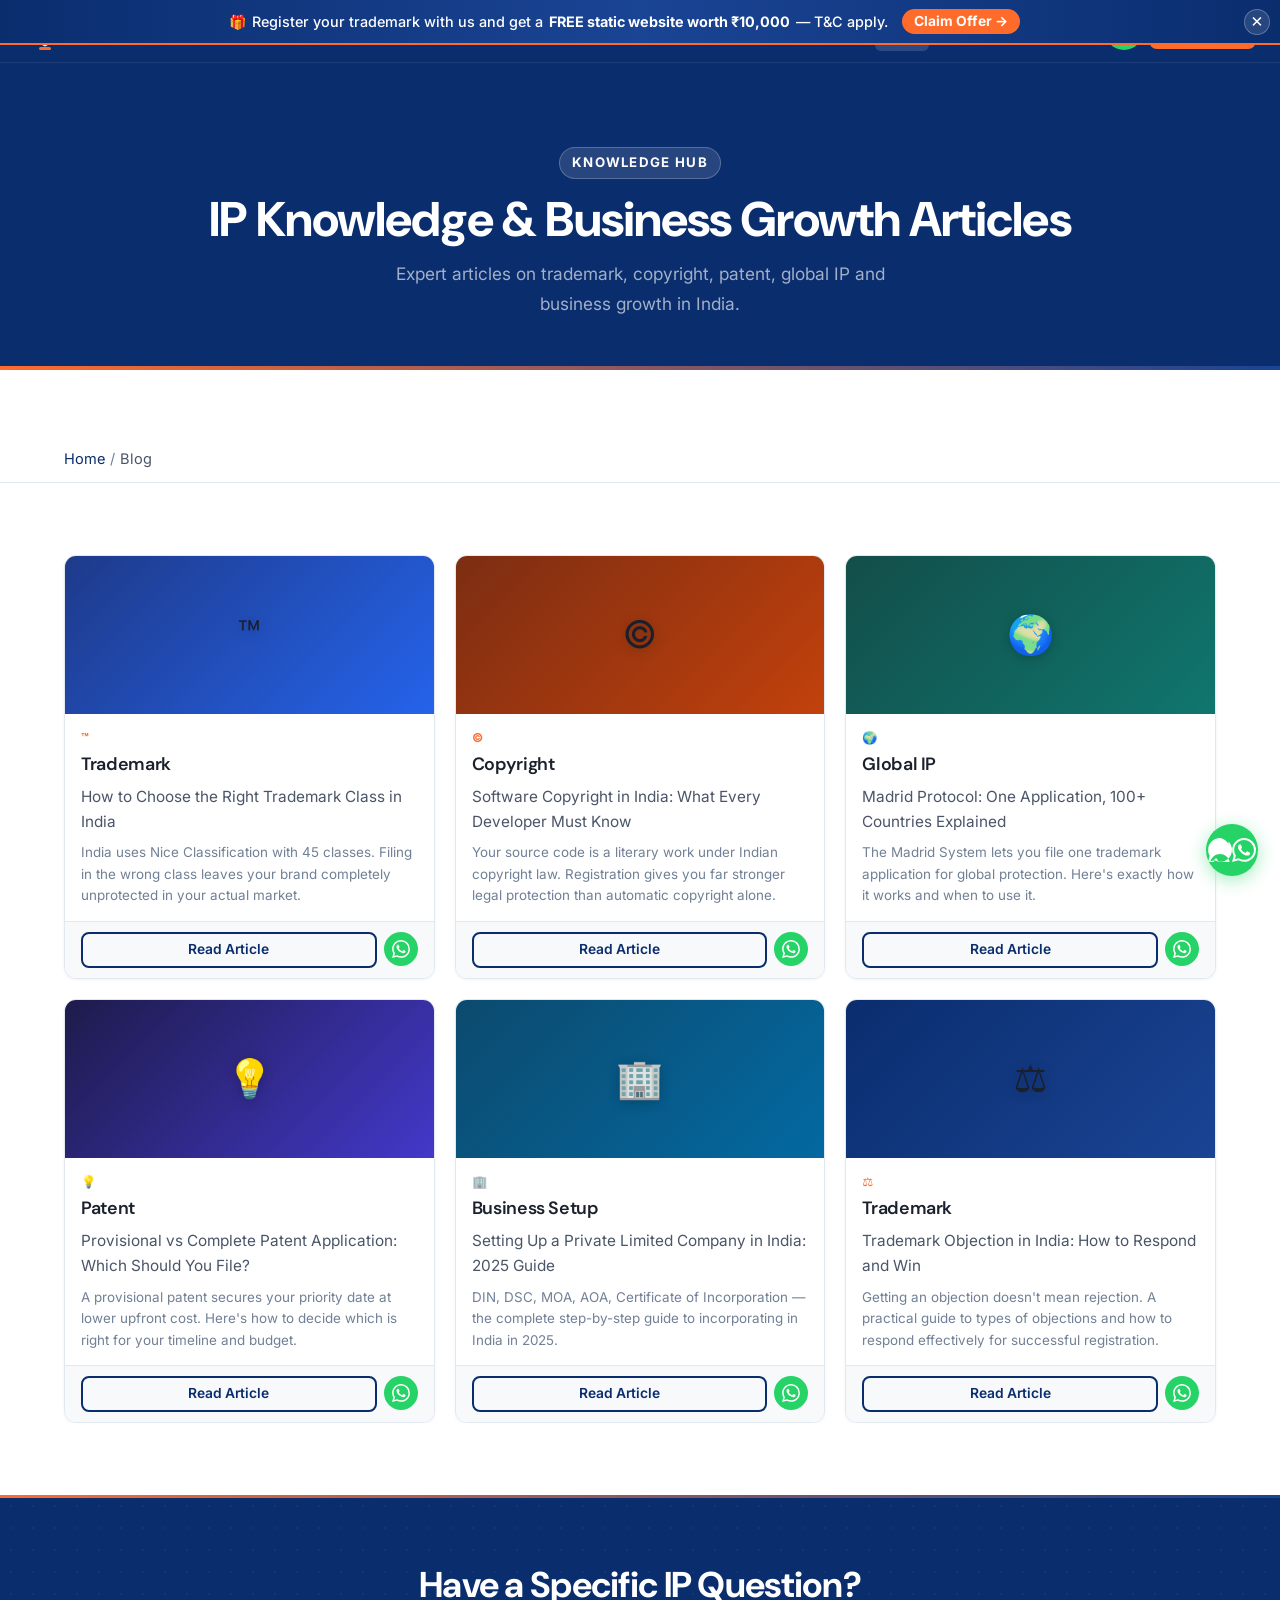
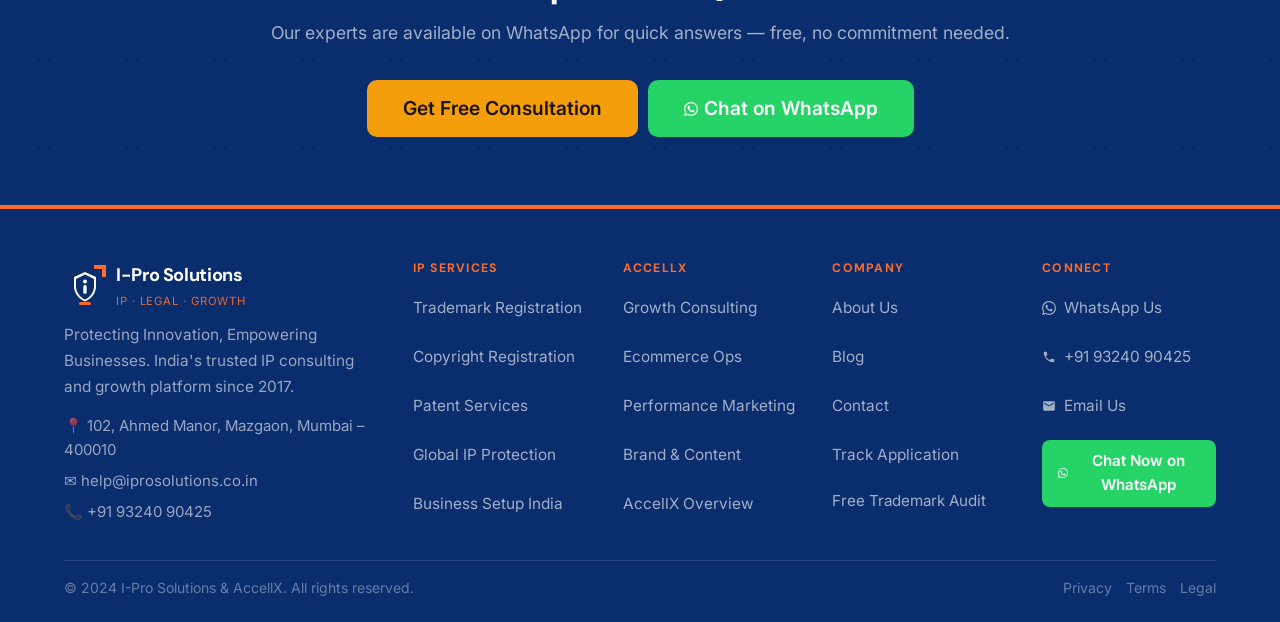
<file: pages/blog.html>
<!DOCTYPE html>
<html lang="en">
<head>
<meta charset="UTF-8"/>
<meta name="viewport" content="width=device-width,initial-scale=1.0"/>
<title>IP Knowledge Hub | Trademark, Copyright & Patent Articles | I-Pro</title>
<meta name="description" content="Expert articles on trademark registration, copyright, patents and business growth in India. Free guides by I-Pro Solutions."/>
<link rel="preconnect" href="https://fonts.googleapis.com"/>
<link href="https://fonts.googleapis.com/css2?family=DM+Sans:ital,opsz,wght@0,9..40,300;0,9..40,400;0,9..40,500;0,9..40,600;0,9..40,700;0,9..40,800;1,9..40,400&family=Inter:wght@300;400;500;600;700&display=swap" rel="stylesheet"/>
<link rel="stylesheet" href="../css/style.css"/>
  <!-- Google Analytics -->
  <script async src="https://www.googletagmanager.com/gtag/js?id=G-0BHHY904RE"></script>
  <script>window.dataLayer=window.dataLayer||[];function gtag(){dataLayer.push(arguments);}gtag('js',new Date());gtag('config','G-0BHHY904RE');</script>
  <!-- Microsoft Clarity -->
  <script type="text/javascript">(function(c,l,a,r,i,t,y){c[a]=c[a]||function(){(c[a].q=c[a].q||[]).push(arguments)};t=l.createElement(r);t.async=1;t.src="https://www.clarity.ms/tag/"+i;y=l.getElementsByTagName(r)[0];y.parentNode.insertBefore(t,y)})(window,document,"clarity","script","w06bbfz67f");</script>
<script type="application/ld+json">
{
  "@context":"https://schema.org",
  "@type":"LegalService",
  "name":"I-Pro Solutions",
  "url":"https://iprosolutions.co.in",
  "logo":"https://iprosolutions.co.in/logo.png",
  "description":"India leading IP consulting firm. Trademark registration from Rs 6999. Copyright, patent, global IP protection and AccellX growth platform.",
  "telephone":"+91-93240-90425",
  "email":"help@iprosolutions.co.in",
  "address":{
    "@type":"PostalAddress",
    "streetAddress":"102, Ahmed Manor, Mazgaon",
    "addressLocality":"Mumbai",
    "addressRegion":"Maharashtra",
    "postalCode":"400010",
    "addressCountry":"IN"
  },
  "geo":{"@type":"GeoCoordinates","latitude":18.9647,"longitude":72.8378},
  "openingHoursSpecification":[
    {"@type":"OpeningHoursSpecification","dayOfWeek":["Monday","Tuesday","Wednesday","Thursday","Friday"],"opens":"09:00","closes":"18:00"},
    {"@type":"OpeningHoursSpecification","dayOfWeek":["Saturday"],"opens":"10:00","closes":"16:00"}
  ],
  "sameAs":["https://www.linkedin.com/company/ipro-solutions"],
  "priceRange":"₹₹",
  "areaServed":"IN",
  "hasOfferCatalog":{
    "@type":"OfferCatalog",
    "name":"IP Services",
    "itemListElement":[
      {"@type":"Offer","itemOffered":{"@type":"Service","name":"Trademark Registration","description":"Complete trademark registration from Rs 6999 including government fee"}},
      {"@type":"Offer","itemOffered":{"@type":"Service","name":"Copyright Registration"}},
      {"@type":"Offer","itemOffered":{"@type":"Service","name":"Patent Filing"}}
    ]
  }
}
</script>
</head>
<body>
<!-- ═══ PROMO BAR — Edit text here to update offers ═══
     Change the text between the <strong> tags and the <a> href/text to update.
     The bar shows once per session and can be dismissed with the ✕ button.     -->
<a href="#main-content" class="skip-link">Skip to main content</a>
<div id="promo-bar" class="promo-bar" style="display:none">
  <span class="promo-bar-inner">
    <span class="promo-bar-icon">🎁</span>
    Register your trademark with us and get a <strong>FREE static website worth ₹10,000</strong> — T&amp;C apply.
    <a href="#" data-modal="lead" class="promo-bar-cta">Claim Offer →</a>
  </span>
  <button class="promo-bar-x" id="promo-bar-x" aria-label="Close">✕</button>
</div>
<nav class="nav" id="main-nav">
  <div class="nav-inner">
    <a href="../index.html" class="logo">
      <svg class="logo-svg" width="42" height="42" viewBox="0 0 42 42" fill="none" xmlns="http://www.w3.org/2000/svg" aria-label="I-Pro Solutions">
  <!-- Outer rounded square, deep blue -->
  <rect width="42" height="42" rx="10" fill="#0a2d6e"/>
  <!-- Orange accent top-right corner bar -->
  <rect x="30" y="0" width="12" height="4" rx="0" fill="#ff6b2b"/>
  <rect x="38" y="0" width="4" height="12" rx="0" fill="#ff6b2b"/>
  <!-- Shield body, white solid -->
  <path d="M21 7L10 12V21.5C10 28.5 15.5 34.5 21 36.5C26.5 34.5 32 28.5 32 21.5V12L21 7Z" fill="white"/>
  <!-- Shield inner blue fill -->
  <path d="M21 9.5L12 14V21.5C12 27.5 16.5 32.8 21 34.5C25.5 32.8 30 27.5 30 21.5V14L21 9.5Z" fill="#0a2d6e"/>
  <!-- Letter i — dot -->
  <circle cx="21" cy="16.5" r="2" fill="white"/>
  <!-- Letter i — stem -->
  <rect x="19.3" y="20" width="3.4" height="9" rx="1.7" fill="white"/>
  <!-- Orange underline accent -->
  <rect x="15" y="37" width="12" height="3" rx="1.5" fill="#ff6b2b"/>
</svg>
      <div class="logo-text-wrap">
        <div class="logo-name">I-Pro Solutions</div>
        <div class="logo-tag">IP · Legal · Growth</div>
      </div>
    </a>
    <ul class="nav-links" id="nav-links" role="navigation" aria-label="Main navigation">
      <li><a href="../index.html"                  class="nav-link">Home</a></li>
      <li><a href="trademarks.html"                class="nav-link">Trademarks</a></li>
      <li><a href="copyright.html"                 class="nav-link">Copyright</a></li>
      <li><a href="patents.html"                   class="nav-link">Patents</a></li>
      <li><a href="global-tm.html"                 class="nav-link">Global IP</a></li>
      <li><a href="business-setup.html"            class="nav-link">Biz Setup</a></li>
      <div class="nav-divider"></div>
      <li><a href="accellx.html"                   class="nav-link" class="nav-link" style="color:#14b8a6">AccellX ✦</a></li>
      <div class="nav-divider"></div>
      <li><a href="blog.html"                      class="nav-link active">Blog</a></li>
      <li><a href="about.html"                     class="nav-link">About</a></li>
      <li><a href="contact.html"                   class="nav-link">Contact</a></li>
</ul>
    <div class="nav-actions">
      <a href="#" class="btn-wa-icon nav-wa-icon" data-wa="Hi I-Pro! I need help." title="Chat on WhatsApp" aria-label="Chat on WhatsApp"><svg viewBox="0 0 24 24" fill="currentColor" width="18" height="18" aria-hidden="true"><path d="M17.472 14.382c-.297-.149-1.758-.867-2.03-.967-.273-.099-.471-.148-.67.15-.197.297-.767.966-.94 1.164-.173.199-.347.223-.644.075-.297-.15-1.255-.463-2.39-1.475-.883-.788-1.48-1.761-1.653-2.059-.173-.297-.018-.458.13-.606.134-.133.298-.347.446-.52.149-.174.198-.298.298-.497.099-.198.05-.371-.025-.52-.075-.149-.669-1.612-.916-2.207-.242-.579-.487-.5-.669-.51a9.56 9.56 0 00-.57-.01c-.198 0-.52.074-.792.372-.272.297-1.04 1.016-1.04 2.479 0 1.462 1.065 2.875 1.213 3.074.149.198 2.096 3.2 5.077 4.487.709.306 1.262.489 1.694.625.712.227 1.36.195 1.871.118.571-.085 1.758-.719 2.006-1.413.248-.694.248-1.289.173-1.413-.074-.124-.272-.198-.57-.347m-5.421 7.403h-.004a9.87 9.87 0 01-5.031-1.378l-.361-.214-3.741.982.998-3.648-.235-.374a9.86 9.86 0 01-1.51-5.26c.001-5.45 4.436-9.884 9.888-9.884 2.64 0 5.122 1.03 6.988 2.898a9.825 9.825 0 012.893 6.994c-.003 5.45-4.437 9.884-9.885 9.884m8.413-18.297A11.815 11.815 0 0012.05 0C5.495 0 .16 5.335.157 11.892c0 2.096.547 4.142 1.588 5.945L.057 24l6.305-1.654a11.882 11.882 0 005.683 1.448h.005c6.554 0 11.89-5.335 11.893-11.893a11.821 11.821 0 00-3.48-8.413z"/></svg></a>
      <button class="btn btn-gold btn-sm hide-mob" data-modal="lead" aria-haspopup="dialog">Free Audit</button>
    </div>
    <button class="nav-ham" id="nav-ham" aria-label="Open menu" aria-expanded="false" aria-controls="nav-links"><span></span><span></span><span></span></button>
  </div>
</nav>

<div class="page-hdr">
  <div class="hero-mesh"><div class="hero-orb orb1"></div><div class="hero-orb orb2"></div></div>
  <div class="hero-grid"></div>
  <div class="container page-hdr-inner">
    <div class="eyebrow white mb16">Knowledge Hub</div>
    <h1>IP Knowledge &amp; Business Growth Articles</h1>
    <p class="mt12">Expert articles on trademark, copyright, patent, global IP and business growth in India.</p>
  </div>
</div><div class="bc" style="margin-top:68px"><div class="container"><div class="bc-inner"><a href="../index.html">Home</a> <span style="color:var(--text4)">/</span> <span style="color:var(--text3)">Blog</span></div></div></div>
<section class="section">
  <div class="container">
    <div class="grid3 reveal">
<div class="card blog-card reveal Hi! I have a question about trademark classes.">
  <div class="blog-card-thumb bt1"><span class="bico">™</span></div>
  <div class="blog-card-body">
    <div class="blog-tag">™</div>
    <h3 class="blog-title">Trademark</h3>
    <p class="blog-exc">How to Choose the Right Trademark Class in India</p>
    <div class="blog-meta">India uses Nice Classification with 45 classes. Filing in the wrong class leaves your brand completely unprotected in your actual market.</div>
  </div>
  <div class="blog-card-foot">
    <a href="June 2025 · 5 min read" class="btn btn-outline btn-sm">Read Article</a>
    <a href="#" class="btn-wa-icon " data-wa="blog-trademark-class.html" title="Chat on WhatsApp" aria-label="Chat on WhatsApp"><svg viewBox="0 0 24 24" fill="currentColor" width="18" height="18"><path d="M17.472 14.382c-.297-.149-1.758-.867-2.03-.967-.273-.099-.471-.148-.67.15-.197.297-.767.966-.94 1.164-.173.199-.347.223-.644.075-.297-.15-1.255-.463-2.39-1.475-.883-.788-1.48-1.761-1.653-2.059-.173-.297-.018-.458.13-.606.134-.133.298-.347.446-.52.149-.174.198-.298.298-.497.099-.198.05-.371-.025-.52-.075-.149-.669-1.612-.916-2.207-.242-.579-.487-.5-.669-.51a9.56 9.56 0 00-.57-.01c-.198 0-.52.074-.792.372-.272.297-1.04 1.016-1.04 2.479 0 1.462 1.065 2.875 1.213 3.074.149.198 2.096 3.2 5.077 4.487.709.306 1.262.489 1.694.625.712.227 1.36.195 1.871.118.571-.085 1.758-.719 2.006-1.413.248-.694.248-1.289.173-1.413-.074-.124-.272-.198-.57-.347m-5.421 7.403h-.004a9.87 9.87 0 01-5.031-1.378l-.361-.214-3.741.982.998-3.648-.235-.374a9.86 9.86 0 01-1.51-5.26c.001-5.45 4.436-9.884 9.888-9.884 2.64 0 5.122 1.03 6.988 2.898a9.825 9.825 0 012.893 6.994c-.003 5.45-4.437 9.884-9.885 9.884m8.413-18.297A11.815 11.815 0 0012.05 0C5.495 0 .16 5.335.157 11.892c0 2.096.547 4.142 1.588 5.945L.057 24l6.305-1.654a11.882 11.882 0 005.683 1.448h.005c6.554 0 11.89-5.335 11.893-11.893a11.821 11.821 0 00-3.48-8.413z"/></svg></a>
  </div>
</div>
<div class="card blog-card reveal Hi! I have a question about software copyright.">
  <div class="blog-card-thumb bt3"><span class="bico">©</span></div>
  <div class="blog-card-body">
    <div class="blog-tag">©</div>
    <h3 class="blog-title">Copyright</h3>
    <p class="blog-exc">Software Copyright in India: What Every Developer Must Know</p>
    <div class="blog-meta">Your source code is a literary work under Indian copyright law. Registration gives you far stronger legal protection than automatic copyright alone.</div>
  </div>
  <div class="blog-card-foot">
    <a href="May 2025 · 6 min read" class="btn btn-outline btn-sm">Read Article</a>
    <a href="#" class="btn-wa-icon " data-wa="blog-software-copyright.html" title="Chat on WhatsApp" aria-label="Chat on WhatsApp"><svg viewBox="0 0 24 24" fill="currentColor" width="18" height="18"><path d="M17.472 14.382c-.297-.149-1.758-.867-2.03-.967-.273-.099-.471-.148-.67.15-.197.297-.767.966-.94 1.164-.173.199-.347.223-.644.075-.297-.15-1.255-.463-2.39-1.475-.883-.788-1.48-1.761-1.653-2.059-.173-.297-.018-.458.13-.606.134-.133.298-.347.446-.52.149-.174.198-.298.298-.497.099-.198.05-.371-.025-.52-.075-.149-.669-1.612-.916-2.207-.242-.579-.487-.5-.669-.51a9.56 9.56 0 00-.57-.01c-.198 0-.52.074-.792.372-.272.297-1.04 1.016-1.04 2.479 0 1.462 1.065 2.875 1.213 3.074.149.198 2.096 3.2 5.077 4.487.709.306 1.262.489 1.694.625.712.227 1.36.195 1.871.118.571-.085 1.758-.719 2.006-1.413.248-.694.248-1.289.173-1.413-.074-.124-.272-.198-.57-.347m-5.421 7.403h-.004a9.87 9.87 0 01-5.031-1.378l-.361-.214-3.741.982.998-3.648-.235-.374a9.86 9.86 0 01-1.51-5.26c.001-5.45 4.436-9.884 9.888-9.884 2.64 0 5.122 1.03 6.988 2.898a9.825 9.825 0 012.893 6.994c-.003 5.45-4.437 9.884-9.885 9.884m8.413-18.297A11.815 11.815 0 0012.05 0C5.495 0 .16 5.335.157 11.892c0 2.096.547 4.142 1.588 5.945L.057 24l6.305-1.654a11.882 11.882 0 005.683 1.448h.005c6.554 0 11.89-5.335 11.893-11.893a11.821 11.821 0 00-3.48-8.413z"/></svg></a>
  </div>
</div>
<div class="card blog-card reveal Hi! I want to know more about Madrid Protocol.">
  <div class="blog-card-thumb bt2"><span class="bico">🌍</span></div>
  <div class="blog-card-body">
    <div class="blog-tag">🌍</div>
    <h3 class="blog-title">Global IP</h3>
    <p class="blog-exc">Madrid Protocol: One Application, 100+ Countries Explained</p>
    <div class="blog-meta">The Madrid System lets you file one trademark application for global protection. Here's exactly how it works and when to use it.</div>
  </div>
  <div class="blog-card-foot">
    <a href="April 2025 · 7 min read" class="btn btn-outline btn-sm">Read Article</a>
    <a href="#" class="btn-wa-icon " data-wa="blog-madrid-protocol.html" title="Chat on WhatsApp" aria-label="Chat on WhatsApp"><svg viewBox="0 0 24 24" fill="currentColor" width="18" height="18"><path d="M17.472 14.382c-.297-.149-1.758-.867-2.03-.967-.273-.099-.471-.148-.67.15-.197.297-.767.966-.94 1.164-.173.199-.347.223-.644.075-.297-.15-1.255-.463-2.39-1.475-.883-.788-1.48-1.761-1.653-2.059-.173-.297-.018-.458.13-.606.134-.133.298-.347.446-.52.149-.174.198-.298.298-.497.099-.198.05-.371-.025-.52-.075-.149-.669-1.612-.916-2.207-.242-.579-.487-.5-.669-.51a9.56 9.56 0 00-.57-.01c-.198 0-.52.074-.792.372-.272.297-1.04 1.016-1.04 2.479 0 1.462 1.065 2.875 1.213 3.074.149.198 2.096 3.2 5.077 4.487.709.306 1.262.489 1.694.625.712.227 1.36.195 1.871.118.571-.085 1.758-.719 2.006-1.413.248-.694.248-1.289.173-1.413-.074-.124-.272-.198-.57-.347m-5.421 7.403h-.004a9.87 9.87 0 01-5.031-1.378l-.361-.214-3.741.982.998-3.648-.235-.374a9.86 9.86 0 01-1.51-5.26c.001-5.45 4.436-9.884 9.888-9.884 2.64 0 5.122 1.03 6.988 2.898a9.825 9.825 0 012.893 6.994c-.003 5.45-4.437 9.884-9.885 9.884m8.413-18.297A11.815 11.815 0 0012.05 0C5.495 0 .16 5.335.157 11.892c0 2.096.547 4.142 1.588 5.945L.057 24l6.305-1.654a11.882 11.882 0 005.683 1.448h.005c6.554 0 11.89-5.335 11.893-11.893a11.821 11.821 0 00-3.48-8.413z"/></svg></a>
  </div>
</div>
<div class="card blog-card reveal Hi! I have a question about patent filing.">
  <div class="blog-card-thumb bt4"><span class="bico">💡</span></div>
  <div class="blog-card-body">
    <div class="blog-tag">💡</div>
    <h3 class="blog-title">Patent</h3>
    <p class="blog-exc">Provisional vs Complete Patent Application: Which Should You File?</p>
    <div class="blog-meta">A provisional patent secures your priority date at lower upfront cost. Here's how to decide which is right for your timeline and budget.</div>
  </div>
  <div class="blog-card-foot">
    <a href="March 2025 · 5 min read" class="btn btn-outline btn-sm">Read Article</a>
    <a href="#" class="btn-wa-icon " data-wa="blog-trademark-class.html" title="Chat on WhatsApp" aria-label="Chat on WhatsApp"><svg viewBox="0 0 24 24" fill="currentColor" width="18" height="18"><path d="M17.472 14.382c-.297-.149-1.758-.867-2.03-.967-.273-.099-.471-.148-.67.15-.197.297-.767.966-.94 1.164-.173.199-.347.223-.644.075-.297-.15-1.255-.463-2.39-1.475-.883-.788-1.48-1.761-1.653-2.059-.173-.297-.018-.458.13-.606.134-.133.298-.347.446-.52.149-.174.198-.298.298-.497.099-.198.05-.371-.025-.52-.075-.149-.669-1.612-.916-2.207-.242-.579-.487-.5-.669-.51a9.56 9.56 0 00-.57-.01c-.198 0-.52.074-.792.372-.272.297-1.04 1.016-1.04 2.479 0 1.462 1.065 2.875 1.213 3.074.149.198 2.096 3.2 5.077 4.487.709.306 1.262.489 1.694.625.712.227 1.36.195 1.871.118.571-.085 1.758-.719 2.006-1.413.248-.694.248-1.289.173-1.413-.074-.124-.272-.198-.57-.347m-5.421 7.403h-.004a9.87 9.87 0 01-5.031-1.378l-.361-.214-3.741.982.998-3.648-.235-.374a9.86 9.86 0 01-1.51-5.26c.001-5.45 4.436-9.884 9.888-9.884 2.64 0 5.122 1.03 6.988 2.898a9.825 9.825 0 012.893 6.994c-.003 5.45-4.437 9.884-9.885 9.884m8.413-18.297A11.815 11.815 0 0012.05 0C5.495 0 .16 5.335.157 11.892c0 2.096.547 4.142 1.588 5.945L.057 24l6.305-1.654a11.882 11.882 0 005.683 1.448h.005c6.554 0 11.89-5.335 11.893-11.893a11.821 11.821 0 00-3.48-8.413z"/></svg></a>
  </div>
</div>
<div class="card blog-card reveal Hi! I need help setting up a company in India.">
  <div class="blog-card-thumb bt5"><span class="bico">🏢</span></div>
  <div class="blog-card-body">
    <div class="blog-tag">🏢</div>
    <h3 class="blog-title">Business Setup</h3>
    <p class="blog-exc">Setting Up a Private Limited Company in India: 2025 Guide</p>
    <div class="blog-meta">DIN, DSC, MOA, AOA, Certificate of Incorporation — the complete step-by-step guide to incorporating in India in 2025.</div>
  </div>
  <div class="blog-card-foot">
    <a href="February 2025 · 8 min read" class="btn btn-outline btn-sm">Read Article</a>
    <a href="#" class="btn-wa-icon " data-wa="blog-trademark-class.html" title="Chat on WhatsApp" aria-label="Chat on WhatsApp"><svg viewBox="0 0 24 24" fill="currentColor" width="18" height="18"><path d="M17.472 14.382c-.297-.149-1.758-.867-2.03-.967-.273-.099-.471-.148-.67.15-.197.297-.767.966-.94 1.164-.173.199-.347.223-.644.075-.297-.15-1.255-.463-2.39-1.475-.883-.788-1.48-1.761-1.653-2.059-.173-.297-.018-.458.13-.606.134-.133.298-.347.446-.52.149-.174.198-.298.298-.497.099-.198.05-.371-.025-.52-.075-.149-.669-1.612-.916-2.207-.242-.579-.487-.5-.669-.51a9.56 9.56 0 00-.57-.01c-.198 0-.52.074-.792.372-.272.297-1.04 1.016-1.04 2.479 0 1.462 1.065 2.875 1.213 3.074.149.198 2.096 3.2 5.077 4.487.709.306 1.262.489 1.694.625.712.227 1.36.195 1.871.118.571-.085 1.758-.719 2.006-1.413.248-.694.248-1.289.173-1.413-.074-.124-.272-.198-.57-.347m-5.421 7.403h-.004a9.87 9.87 0 01-5.031-1.378l-.361-.214-3.741.982.998-3.648-.235-.374a9.86 9.86 0 01-1.51-5.26c.001-5.45 4.436-9.884 9.888-9.884 2.64 0 5.122 1.03 6.988 2.898a9.825 9.825 0 012.893 6.994c-.003 5.45-4.437 9.884-9.885 9.884m8.413-18.297A11.815 11.815 0 0012.05 0C5.495 0 .16 5.335.157 11.892c0 2.096.547 4.142 1.588 5.945L.057 24l6.305-1.654a11.882 11.882 0 005.683 1.448h.005c6.554 0 11.89-5.335 11.893-11.893a11.821 11.821 0 00-3.48-8.413z"/></svg></a>
  </div>
</div>
<div class="card blog-card reveal Hi! I have a trademark objection and need help.">
  <div class="blog-card-thumb bt6"><span class="bico">⚖️</span></div>
  <div class="blog-card-body">
    <div class="blog-tag">⚖️</div>
    <h3 class="blog-title">Trademark</h3>
    <p class="blog-exc">Trademark Objection in India: How to Respond and Win</p>
    <div class="blog-meta">Getting an objection doesn't mean rejection. A practical guide to types of objections and how to respond effectively for successful registration.</div>
  </div>
  <div class="blog-card-foot">
    <a href="January 2025 · 6 min read" class="btn btn-outline btn-sm">Read Article</a>
    <a href="#" class="btn-wa-icon " data-wa="blog-trademark-class.html" title="Chat on WhatsApp" aria-label="Chat on WhatsApp"><svg viewBox="0 0 24 24" fill="currentColor" width="18" height="18"><path d="M17.472 14.382c-.297-.149-1.758-.867-2.03-.967-.273-.099-.471-.148-.67.15-.197.297-.767.966-.94 1.164-.173.199-.347.223-.644.075-.297-.15-1.255-.463-2.39-1.475-.883-.788-1.48-1.761-1.653-2.059-.173-.297-.018-.458.13-.606.134-.133.298-.347.446-.52.149-.174.198-.298.298-.497.099-.198.05-.371-.025-.52-.075-.149-.669-1.612-.916-2.207-.242-.579-.487-.5-.669-.51a9.56 9.56 0 00-.57-.01c-.198 0-.52.074-.792.372-.272.297-1.04 1.016-1.04 2.479 0 1.462 1.065 2.875 1.213 3.074.149.198 2.096 3.2 5.077 4.487.709.306 1.262.489 1.694.625.712.227 1.36.195 1.871.118.571-.085 1.758-.719 2.006-1.413.248-.694.248-1.289.173-1.413-.074-.124-.272-.198-.57-.347m-5.421 7.403h-.004a9.87 9.87 0 01-5.031-1.378l-.361-.214-3.741.982.998-3.648-.235-.374a9.86 9.86 0 01-1.51-5.26c.001-5.45 4.436-9.884 9.888-9.884 2.64 0 5.122 1.03 6.988 2.898a9.825 9.825 0 012.893 6.994c-.003 5.45-4.437 9.884-9.885 9.884m8.413-18.297A11.815 11.815 0 0012.05 0C5.495 0 .16 5.335.157 11.892c0 2.096.547 4.142 1.588 5.945L.057 24l6.305-1.654a11.882 11.882 0 005.683 1.448h.005c6.554 0 11.89-5.335 11.893-11.893a11.821 11.821 0 00-3.48-8.413z"/></svg></a>
  </div>
</div></div>
  </div>
</section>

<section class="cta-strip">
  <div class="hero-mesh"><div class="hero-orb orb1" style="opacity:.5"></div><div class="hero-orb orb2" style="opacity:.5"></div></div>
  <div class="hero-grid"></div>
  <div class="container cta-strip-inner">
    <h2 class="reveal" style="color:#fff">Have a Specific IP Question?</h2>
    <p class="reveal mt12">Our experts are available on WhatsApp for quick answers — free, no commitment needed.</p>
    <div class="cta-strip-btns reveal mt32">
      <button class="btn btn-gold btn-xl" data-modal="lead" aria-haspopup="dialog">Get Free Consultation</button>
      <a href="#" class="btn btn-wa btn-outline-white btn-xl" data-wa="Hi! I have an IP question."><svg viewBox="0 0 24 24" fill="currentColor" width="14" height="14"><path d="M17.472 14.382c-.297-.149-1.758-.867-2.03-.967-.273-.099-.471-.148-.67.15-.197.297-.767.966-.94 1.164-.173.199-.347.223-.644.075-.297-.15-1.255-.463-2.39-1.475-.883-.788-1.48-1.761-1.653-2.059-.173-.297-.018-.458.13-.606.134-.133.298-.347.446-.52.149-.174.198-.298.298-.497.099-.198.05-.371-.025-.52-.075-.149-.669-1.612-.916-2.207-.242-.579-.487-.5-.669-.51a9.56 9.56 0 00-.57-.01c-.198 0-.52.074-.792.372-.272.297-1.04 1.016-1.04 2.479 0 1.462 1.065 2.875 1.213 3.074.149.198 2.096 3.2 5.077 4.487.709.306 1.262.489 1.694.625.712.227 1.36.195 1.871.118.571-.085 1.758-.719 2.006-1.413.248-.694.248-1.289.173-1.413-.074-.124-.272-.198-.57-.347m-5.421 7.403h-.004a9.87 9.87 0 01-5.031-1.378l-.361-.214-3.741.982.998-3.648-.235-.374a9.86 9.86 0 01-1.51-5.26c.001-5.45 4.436-9.884 9.888-9.884 2.64 0 5.122 1.03 6.988 2.898a9.825 9.825 0 012.893 6.994c-.003 5.45-4.437 9.884-9.885 9.884m8.413-18.297A11.815 11.815 0 0012.05 0C5.495 0 .16 5.335.157 11.892c0 2.096.547 4.142 1.588 5.945L.057 24l6.305-1.654a11.882 11.882 0 005.683 1.448h.005c6.554 0 11.89-5.335 11.893-11.893a11.821 11.821 0 00-3.48-8.413z"/></svg> Chat on WhatsApp</a>
    </div>
  </div>
</section>
<!-- footer -->
<footer class="footer">
  <div class="container">
    <div class="footer-grid">
      <div>
        <div class="footer-brand-row" style="grid-column:1/-1">
          <svg class="logo-svg" width="42" height="42" viewBox="0 0 42 42" fill="none" xmlns="http://www.w3.org/2000/svg" aria-label="I-Pro Solutions">
  <!-- Outer rounded square, deep blue -->
  <rect width="42" height="42" rx="10" fill="#0a2d6e"/>
  <!-- Orange accent top-right corner bar -->
  <rect x="30" y="0" width="12" height="4" rx="0" fill="#ff6b2b"/>
  <rect x="38" y="0" width="4" height="12" rx="0" fill="#ff6b2b"/>
  <!-- Shield body, white solid -->
  <path d="M21 7L10 12V21.5C10 28.5 15.5 34.5 21 36.5C26.5 34.5 32 28.5 32 21.5V12L21 7Z" fill="white"/>
  <!-- Shield inner blue fill -->
  <path d="M21 9.5L12 14V21.5C12 27.5 16.5 32.8 21 34.5C25.5 32.8 30 27.5 30 21.5V14L21 9.5Z" fill="#0a2d6e"/>
  <!-- Letter i — dot -->
  <circle cx="21" cy="16.5" r="2" fill="white"/>
  <!-- Letter i — stem -->
  <rect x="19.3" y="20" width="3.4" height="9" rx="1.7" fill="white"/>
  <!-- Orange underline accent -->
  <rect x="15" y="37" width="12" height="3" rx="1.5" fill="#ff6b2b"/>
</svg>
          <div>
            <div class="footer-brand-name">I-Pro Solutions</div>
            <div class="footer-brand-sub">IP · Legal · Growth</div>
          </div>
        </div>
        <p class="footer-brand-desc">Protecting Innovation, Empowering Businesses. India's trusted IP consulting and growth platform since 2017.</p>
        <div class="footer-contacts">
          <span>📍 102, Ahmed Manor, Mazgaon, Mumbai – 400010</span>
          <a href="mailto:help@iprosolutions.co.in">✉ help@iprosolutions.co.in</a>
          <a href="tel:+919324090425">📞 +91 93240 90425</a>
        </div>
      </div>
      <div class="fcol"><h5>IP Services</h5><ul>
        <li><a href="trademarks.html">Trademark Registration</a></li>
        <li><a href="copyright.html">Copyright Registration</a></li>
        <li><a href="patents.html">Patent Services</a></li>
        <li><a href="global-tm.html">Global IP Protection</a></li>
        <li><a href="business-setup.html">Business Setup India</a></li>
      </ul></div>
      <div class="fcol"><h5>AccellX</h5><ul>
        <li><a href="accellx.html#consulting">Growth Consulting</a></li>
        <li><a href="accellx.html#ecommerce">Ecommerce Ops</a></li>
        <li><a href="accellx.html#marketing">Performance Marketing</a></li>
        <li><a href="accellx.html#brand">Brand &amp; Content</a></li>
        <li><a href="accellx.html">AccellX Overview</a></li>
      </ul></div>
      <div class="fcol"><h5>Company</h5><ul>
        <li><a href="about.html">About Us</a></li>
        <li><a href="blog.html">Blog</a></li>
        <li><a href="contact.html">Contact</a></li>
        <li><a href="contact.html#track">Track Application</a></li>
        <li><button data-modal="lead" aria-haspopup="dialog">Free Trademark Audit</button></li>
      </ul></div>
            <div class="fcol">
        <h5>Connect</h5>
        <ul>
          <li><a href="#" data-wa="Hi I-Pro! I want to connect.">
            <svg width="14" height="14" viewBox="0 0 24 24" fill="currentColor"><path d="M17.472 14.382c-.297-.149-1.758-.867-2.03-.967-.273-.099-.471-.148-.67.15-.197.297-.767.966-.94 1.164-.173.199-.347.223-.644.075-.297-.15-1.255-.463-2.39-1.475-.883-.788-1.48-1.761-1.653-2.059-.173-.297-.018-.458.13-.606.134-.133.298-.347.446-.52.149-.174.198-.298.298-.497.099-.198.05-.371-.025-.52-.075-.149-.669-1.612-.916-2.207-.242-.579-.487-.5-.669-.51a9.56 9.56 0 00-.57-.01c-.198 0-.52.074-.792.372-.272.297-1.04 1.016-1.04 2.479 0 1.462 1.065 2.875 1.213 3.074.149.198 2.096 3.2 5.077 4.487.709.306 1.262.489 1.694.625.712.227 1.36.195 1.871.118.571-.085 1.758-.719 2.006-1.413.248-.694.248-1.289.173-1.413-.074-.124-.272-.198-.57-.347m-5.421 7.403h-.004a9.87 9.87 0 01-5.031-1.378l-.361-.214-3.741.982.998-3.648-.235-.374a9.86 9.86 0 01-1.51-5.26c.001-5.45 4.436-9.884 9.888-9.884 2.64 0 5.122 1.03 6.988 2.898a9.825 9.825 0 012.893 6.994c-.003 5.45-4.437 9.884-9.885 9.884m8.413-18.297A11.815 11.815 0 0012.05 0C5.495 0 .16 5.335.157 11.892c0 2.096.547 4.142 1.588 5.945L.057 24l6.305-1.654a11.882 11.882 0 005.683 1.448h.005c6.554 0 11.89-5.335 11.893-11.893a11.821 11.821 0 00-3.48-8.413z"/></svg>
            WhatsApp Us
          </a></li>
          <li><a href="tel:+919324090425">
            <svg width="14" height="14" viewBox="0 0 24 24" fill="currentColor"><path d="M6.62 10.79c1.44 2.83 3.76 5.14 6.59 6.59l2.2-2.2c.27-.27.67-.36 1.02-.24 1.12.37 2.33.57 3.57.57.55 0 1 .45 1 1V20c0 .55-.45 1-1 1-9.39 0-17-7.61-17-17 0-.55.45-1 1-1h3.5c.55 0 1 .45 1 1 0 1.25.2 2.45.57 3.57.11.35.03.74-.25 1.02l-2.2 2.2z"/></svg>
            +91 93240 90425
          </a></li>
          <li><a href="mailto:help@iprosolutions.co.in">
            <svg width="14" height="14" viewBox="0 0 24 24" fill="currentColor"><path d="M20 4H4c-1.1 0-2 .9-2 2v12c0 1.1.9 2 2 2h16c1.1 0 2-.9 2-2V6c0-1.1-.9-2-2-2zm0 4l-8 5-8-5V6l8 5 8-5v2z"/></svg>
            Email Us
          </a></li>
        </ul>
        <a href="#" class="footer-connect-btn" data-wa="Hi I-Pro! I need help.">
          <svg width="14" height="14" viewBox="0 0 24 24" fill="currentColor"><path d="M17.472 14.382c-.297-.149-1.758-.867-2.03-.967-.273-.099-.471-.148-.67.15-.197.297-.767.966-.94 1.164-.173.199-.347.223-.644.075-.297-.15-1.255-.463-2.39-1.475-.883-.788-1.48-1.761-1.653-2.059-.173-.297-.018-.458.13-.606.134-.133.298-.347.446-.52.149-.174.198-.298.298-.497.099-.198.05-.371-.025-.52-.075-.149-.669-1.612-.916-2.207-.242-.579-.487-.5-.669-.51a9.56 9.56 0 00-.57-.01c-.198 0-.52.074-.792.372-.272.297-1.04 1.016-1.04 2.479 0 1.462 1.065 2.875 1.213 3.074.149.198 2.096 3.2 5.077 4.487.709.306 1.262.489 1.694.625.712.227 1.36.195 1.871.118.571-.085 1.758-.719 2.006-1.413.248-.694.248-1.289.173-1.413-.074-.124-.272-.198-.57-.347m-5.421 7.403h-.004a9.87 9.87 0 01-5.031-1.378l-.361-.214-3.741.982.998-3.648-.235-.374a9.86 9.86 0 01-1.51-5.26c.001-5.45 4.436-9.884 9.888-9.884 2.64 0 5.122 1.03 6.988 2.898a9.825 9.825 0 012.893 6.994c-.003 5.45-4.437 9.884-9.885 9.884m8.413-18.297A11.815 11.815 0 0012.05 0C5.495 0 .16 5.335.157 11.892c0 2.096.547 4.142 1.588 5.945L.057 24l6.305-1.654a11.882 11.882 0 005.683 1.448h.005c6.554 0 11.89-5.335 11.893-11.893a11.821 11.821 0 00-3.48-8.413z"/></svg>
          Chat Now on WhatsApp
        </a>
      </div>
    </div>
    <div class="footer-bottom">
      <span>© 2024 I-Pro Solutions &amp; AccellX. All rights reserved.</span>
      <div class="footer-links"><a href="#">Privacy</a><a href="#">Terms</a><a href="#">Legal</a></div>
    </div>
  </div>
</footer>
<a href="#" class="wa-fab" data-wa="Hi I-Pro! I need help." aria-label="WhatsApp"><svg viewBox="0 0 24 24" fill="currentColor" width="28" height="28"><path d="M17.472 28.382c-.297-.289-1.758-.867-2.03-.967-.273-.099-.471-.288-.67.15-.197.297-.767.966-.94 1.164-.173.199-.347.223-.644.075-.297-.15-1.255-.463-2.39-1.475-.883-.788-1.48-1.761-1.653-2.059-.173-.297-.018-.458.13-.606.134-.133.298-.347.446-.52.289-.174.198-.298.298-.497.099-.198.05-.371-.025-.52-.075-.289-.669-1.612-.916-2.207-.242-.579-.487-.5-.669-.51a9.56 9.56 0 00-.57-.01c-.198 0-.52.074-.792.372-.272.297-1.04 1.016-1.04 2.479 0 1.462 1.065 2.875 1.213 3.074.289.198 2.096 3.2 5.077 4.487.709.306 1.262.489 1.694.625.712.227 1.36.195 1.871.118.571-.085 1.758-.719 2.006-1.413.248-.694.248-1.289.173-1.413-.074-.124-.272-.198-.57-.347m-5.421 7.403h-.004a9.87 9.87 0 01-5.031-1.378l-.361-.228-3.741.982.998-3.648-.235-.374a9.86 9.86 0 01-1.51-5.26c.001-5.45 4.436-9.884 9.888-9.884 2.64 0 5.122 1.03 6.988 2.898a9.825 9.825 0 012.893 6.994c-.003 5.45-4.437 9.884-9.885 9.884m8.413-18.297A11.815 11.815 0 0012.05 0C5.495 0 .16 5.335.157 11.892c0 2.096.547 4.282 1.588 5.945L.057 24l6.305-1.654a11.882 11.882 0 005.683 1.448h.005c6.554 0 11.89-5.335 11.893-11.893a11.821 11.821 0 00-3.48-8.413z"/></svg><svg viewBox="0 0 24 24" fill="currentColor"><path d="M17.472 14.382c-.297-.149-1.758-.867-2.03-.967-.273-.099-.471-.148-.67.15-.197.297-.767.966-.94 1.164-.173.199-.347.223-.644.075-.297-.15-1.255-.463-2.39-1.475-.883-.788-1.48-1.761-1.653-2.059-.173-.297-.018-.458.13-.606.134-.133.298-.347.446-.52.149-.174.198-.298.298-.497.099-.198.05-.371-.025-.52-.075-.149-.669-1.612-.916-2.207-.242-.579-.487-.5-.669-.51a9.56 9.56 0 00-.57-.01c-.198 0-.52.074-.792.372-.272.297-1.04 1.016-1.04 2.479 0 1.462 1.065 2.875 1.213 3.074.149.198 2.096 3.2 5.077 4.487.709.306 1.262.489 1.694.625.712.227 1.36.195 1.871.118.571-.085 1.758-.719 2.006-1.413.248-.694.248-1.289.173-1.413-.074-.124-.272-.198-.57-.347m-5.421 7.403h-.004a9.87 9.87 0 01-5.031-1.378l-.361-.214-3.741.982.998-3.648-.235-.374a9.86 9.86 0 01-1.51-5.26c.001-5.45 4.436-9.884 9.888-9.884 2.64 0 5.122 1.03 6.988 2.898a9.825 9.825 0 012.893 6.994c-.003 5.45-4.437 9.884-9.885 9.884m8.413-18.297A11.815 11.815 0 0012.05 0C5.495 0 .16 5.335.157 11.892c0 2.096.547 4.142 1.588 5.945L.057 24l6.305-1.654a11.882 11.882 0 005.683 1.448h.005c6.554 0 11.89-5.335 11.893-11.893a11.821 11.821 0 00-3.48-8.413z"/></svg></a>
<div id="lead-modal" class="modal-ov" role="dialog" aria-modal="true">
  <div class="modal-box">
    <span class="modal-x" id="modal-x">✕</span>
    <div class="eyebrow blue mb16">Free Audit</div>
    <h3 style="margin-bottom:6px;font-family:var(--fh)">Get Your Free Trademark Audit</h3>
    <p style="font-size:.875rem;margin-bottom:22px">Our experts review your brand — no obligation, no spam.</p>
    <form class="ipro-form" action="https://formspree.io/f/xgonqopg" method="POST">
      <input type="hidden" name="_subject" value="Free Audit — I-Pro Solutions"/>
      <div class="form-group"><label class="form-lbl">Full Name *</label><input class="form-inp" type="text" name="name" placeholder="Your name" required/></div>
      <div class="form-group"><label class="form-lbl">Mobile *</label><input class="form-inp" type="tel" name="phone" placeholder="+91 XXXXX XXXXX" required/></div>
      <div class="form-group"><label class="form-lbl">Service</label>
        <select class="form-inp" name="service">
          <option>Trademark Registration</option><option>Copyright</option><option>Patents</option>
          <option>Global IP</option><option>Business Setup</option><option>AccellX Growth</option>
        </select>
      </div>
      <button type="submit" class="btn btn-primary w100 mt8" style="justify-content:center;padding:13px">Request Free Audit →</button>
      <div class="form-ok">✓ We'll call you within 2 hours!</div>
    </form>
  </div>
</div>
<script src="../js/main.js"></script>

<!-- ═══ WELCOME POPUP — appears 10s after page load ═══ -->
<div id="welcome-popup" class="popup-ov" role="dialog" aria-modal="true" aria-label="Special Offer">
  <div class="popup-box">
    <div class="popup-top-bar"></div>
    <div class="popup-hdr">
      <button class="popup-x" id="popup-x" aria-label="Close">✕</button>
      <div class="popup-offer-badge">🎁 Limited Time Offers</div>
      <h2>Protect Your Brand.<br/>Get More — For Free.</h2>
      <p>Two exclusive offers for new clients. No hidden charges. T&amp;C apply.</p>
    </div>
    <div class="popup-offers">
      <div class="popup-offer-tag">
        <div class="icon">🌐</div>
        <div class="label">FREE Static Website<br/>worth ₹10,000</div>
        <div class="value">With any trademark registration</div>
      </div>
      <div class="popup-offer-tag">
        <div class="icon">🔍</div>
        <div class="label">FREE Trademark<br/>Audit &amp; Consultation</div>
        <div class="value">Expert review, no obligation</div>
      </div>
    </div>
    <div class="popup-form">
      <form class="ipro-form" data-form="audit">
        <input type="hidden" name="_subject" value="Website Popup Lead — I-Pro Solutions"/>
        <input type="hidden" name="offer" value="Free Website + Free Audit"/>
        <div class="popup-form-inner">
          <div class="form-group" style="margin-bottom:10px">
            <label class="form-lbl">Full Name *</label>
            <input class="form-inp" type="text" name="name" placeholder="Your name" required/>
          </div>
          <div class="form-group" style="margin-bottom:10px">
            <label class="form-lbl">Mobile *</label>
            <input class="form-inp" type="tel" name="phone" placeholder="+91 XXXXX XXXXX" required/>
          </div>
        </div>
        <div class="form-group" style="margin-bottom:12px">
          <label class="form-lbl">Service Interested In</label>
          <select class="form-inp" name="service">
            <option>Trademark Registration — ₹6,999 (Govt fee included)</option>
            <option>Trademark + FREE Website Bundle</option>
            <option>Free Trademark Audit</option>
            <option>Copyright Registration</option>
            <option>Patent Services</option>
            <option>AccellX Growth Services</option>
          </select>
        </div>
        <button type="submit" class="btn btn-primary w100" style="justify-content:center;padding:12px;font-size:.85rem">
          🎁 Claim My Free Offers →
        </button>
        <div class="form-ok">✓ We'll call you within 2 hours!</div>
        <p class="popup-timer">🔒 No spam · Your privacy is protected · Offers valid for new clients</p>
      </form>
    </div>
  </div>
</div>

<!-- Mobile sticky CTA bar -->
<div class="sticky-cta-bar" role="complementary" aria-label="Quick actions">
  <button class="btn btn-primary" data-modal="lead" aria-haspopup="dialog">Free Audit</button>
  <a href="#" class="btn btn-wa" data-wa="Hi I-Pro! I need help." aria-label="Chat on WhatsApp">
    <svg viewBox="0 0 24 24" fill="currentColor" width="16" height="16" aria-hidden="true"><path d="M17.472 14.382c-.297-.149-1.758-.867-2.03-.967-.273-.099-.471-.148-.67.15-.197.297-.767.966-.94 1.164-.173.199-.347.223-.644.075-.297-.15-1.255-.463-2.39-1.475-.883-.788-1.48-1.761-1.653-2.059-.173-.297-.018-.458.13-.606.134-.133.298-.347.446-.52.149-.174.198-.298.298-.497.099-.198.05-.371-.025-.52-.075-.149-.669-1.612-.916-2.207-.242-.579-.487-.5-.669-.51a9.56 9.56 0 00-.57-.01c-.198 0-.52.074-.792.372-.272.297-1.04 1.016-1.04 2.479 0 1.462 1.065 2.875 1.213 3.074.149.198 2.096 3.2 5.077 4.487.709.306 1.262.489 1.694.625.712.227 1.36.195 1.871.118.571-.085 1.758-.719 2.006-1.413.248-.694.248-1.289.173-1.413-.074-.124-.272-.198-.57-.347m-5.421 7.403h-.004a9.87 9.87 0 01-5.031-1.378l-.361-.214-3.741.982.998-3.648-.235-.374a9.86 9.86 0 01-1.51-5.26c.001-5.45 4.436-9.884 9.888-9.884 2.64 0 5.122 1.03 6.988 2.898a9.825 9.825 0 012.893 6.994c-.003 5.45-4.437 9.884-9.885 9.884m8.413-18.297A11.815 11.815 0 0012.05 0C5.495 0 .16 5.335.157 11.892c0 2.096.547 4.142 1.588 5.945L.057 24l6.305-1.654a11.882 11.882 0 005.683 1.448h.005c6.554 0 11.89-5.335 11.893-11.893a11.821 11.821 0 00-3.48-8.413z"/></svg>
    WhatsApp
  </a>
</div>
</body>
</html>
</file>
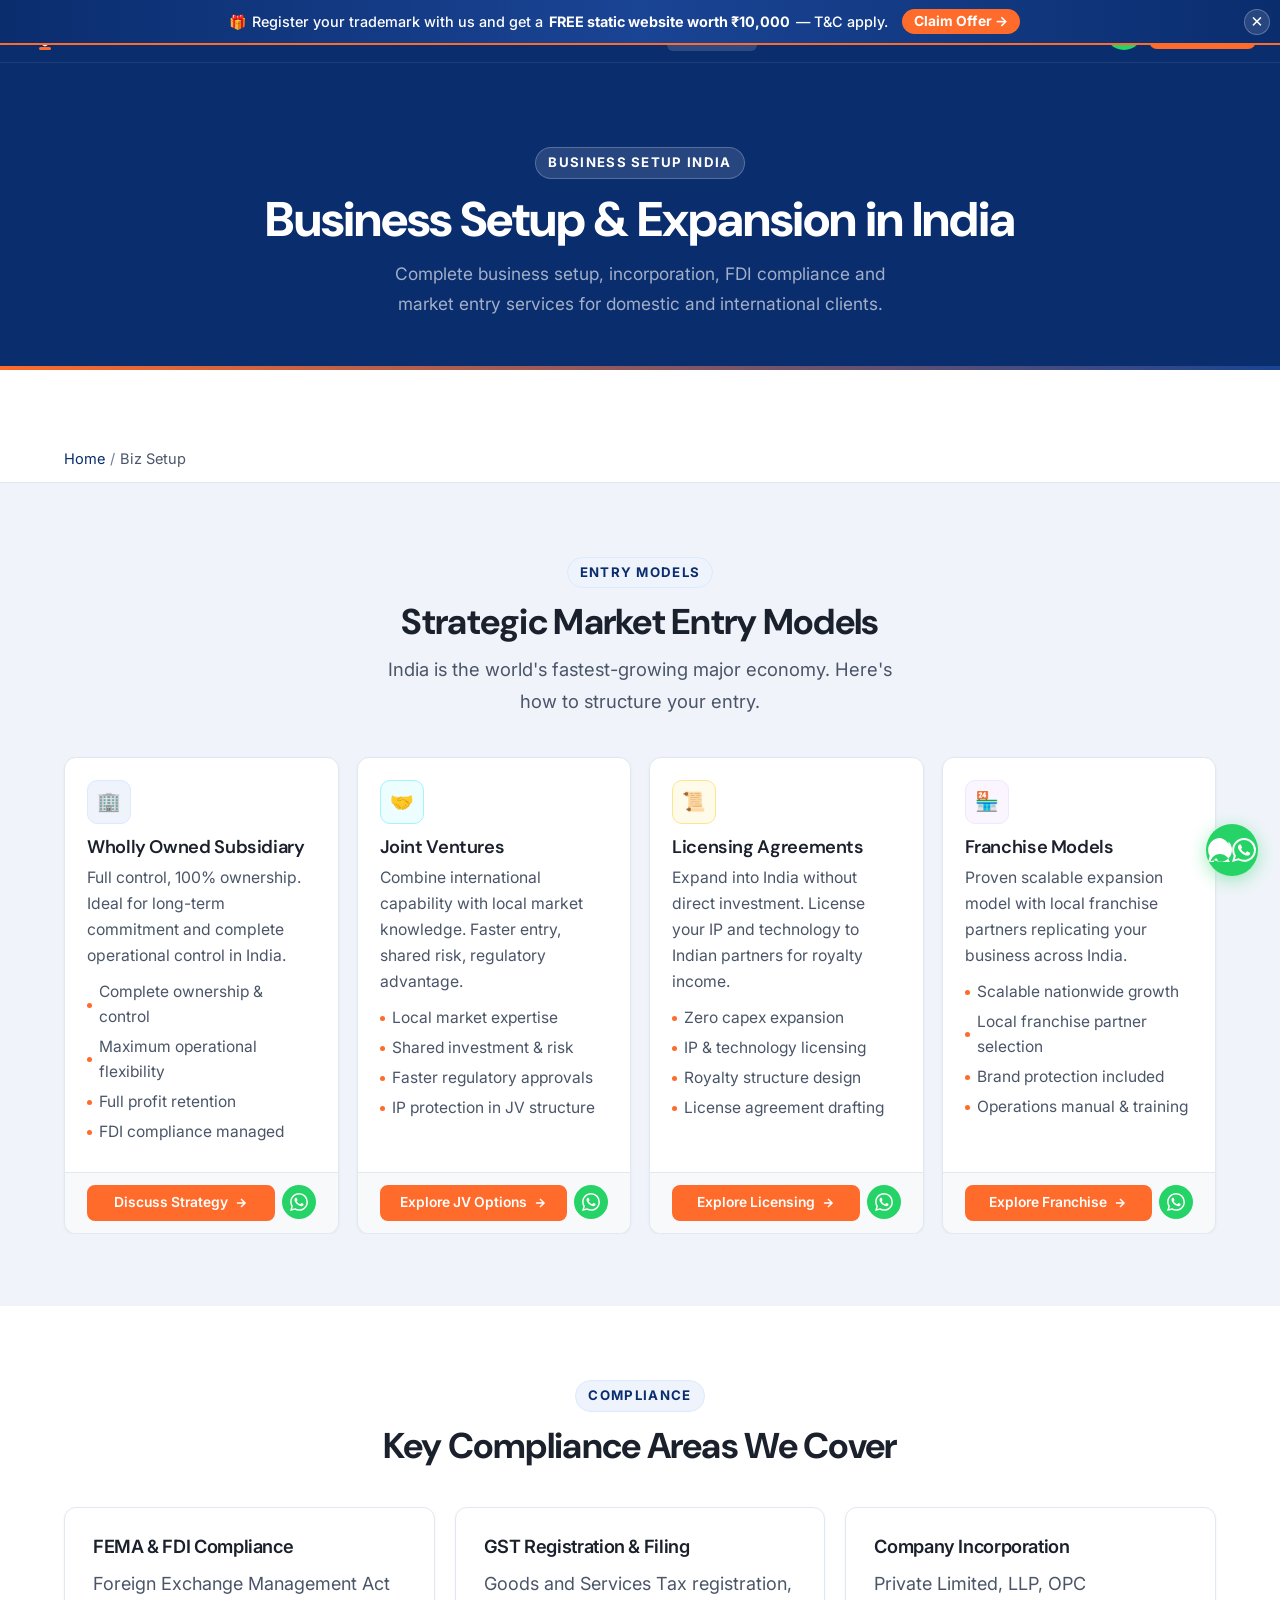
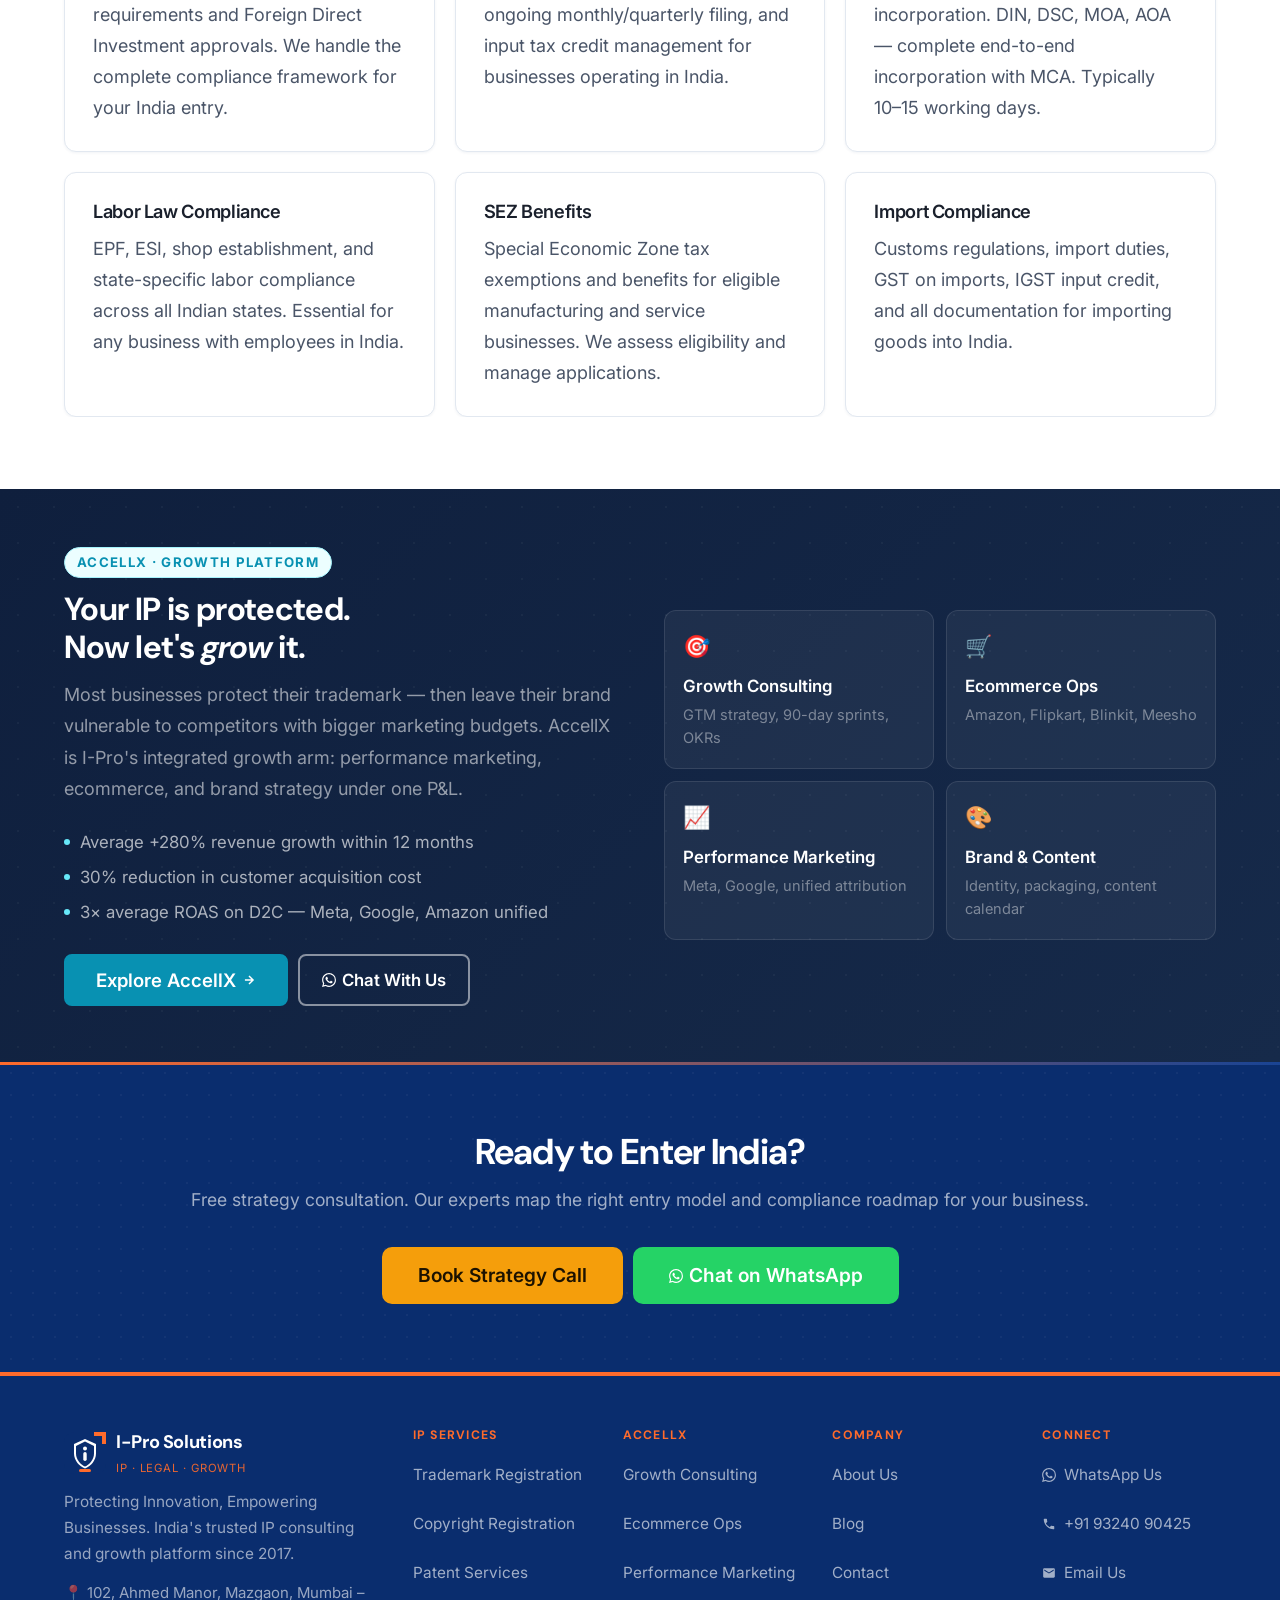
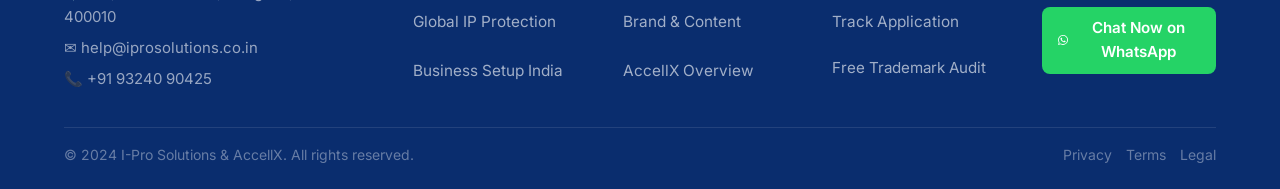
<file: pages/business-setup.html>
<!DOCTYPE html>
<html lang="en">
<head>
<meta charset="UTF-8"/>
<meta name="viewport" content="width=device-width,initial-scale=1.0"/>
<title>Business Setup India | FDI, Company Formation | I-Pro Solutions</title>
<meta name="description" content="Complete business setup in India for domestic and international companies. Company incorporation, FDI compliance, GST and market entry advisory."/>
<link rel="preconnect" href="https://fonts.googleapis.com"/>
<link href="https://fonts.googleapis.com/css2?family=DM+Sans:ital,opsz,wght@0,9..40,300;0,9..40,400;0,9..40,500;0,9..40,600;0,9..40,700;0,9..40,800;1,9..40,400&family=Inter:wght@300;400;500;600;700&display=swap" rel="stylesheet"/>
<link rel="stylesheet" href="../css/style.css"/>
  <!-- Google Analytics -->
  <script async src="https://www.googletagmanager.com/gtag/js?id=G-0BHHY904RE"></script>
  <script>window.dataLayer=window.dataLayer||[];function gtag(){dataLayer.push(arguments);}gtag('js',new Date());gtag('config','G-0BHHY904RE');</script>
  <!-- Microsoft Clarity -->
  <script type="text/javascript">(function(c,l,a,r,i,t,y){c[a]=c[a]||function(){(c[a].q=c[a].q||[]).push(arguments)};t=l.createElement(r);t.async=1;t.src="https://www.clarity.ms/tag/"+i;y=l.getElementsByTagName(r)[0];y.parentNode.insertBefore(t,y)})(window,document,"clarity","script","w06bbfz67f");</script>
<script type="application/ld+json">
{
  "@context":"https://schema.org",
  "@type":"LegalService",
  "name":"I-Pro Solutions",
  "url":"https://iprosolutions.co.in",
  "logo":"https://iprosolutions.co.in/logo.png",
  "description":"India leading IP consulting firm. Trademark registration from Rs 6999. Copyright, patent, global IP protection and AccellX growth platform.",
  "telephone":"+91-93240-90425",
  "email":"help@iprosolutions.co.in",
  "address":{
    "@type":"PostalAddress",
    "streetAddress":"102, Ahmed Manor, Mazgaon",
    "addressLocality":"Mumbai",
    "addressRegion":"Maharashtra",
    "postalCode":"400010",
    "addressCountry":"IN"
  },
  "geo":{"@type":"GeoCoordinates","latitude":18.9647,"longitude":72.8378},
  "openingHoursSpecification":[
    {"@type":"OpeningHoursSpecification","dayOfWeek":["Monday","Tuesday","Wednesday","Thursday","Friday"],"opens":"09:00","closes":"18:00"},
    {"@type":"OpeningHoursSpecification","dayOfWeek":["Saturday"],"opens":"10:00","closes":"16:00"}
  ],
  "sameAs":["https://www.linkedin.com/company/ipro-solutions"],
  "priceRange":"₹₹",
  "areaServed":"IN",
  "hasOfferCatalog":{
    "@type":"OfferCatalog",
    "name":"IP Services",
    "itemListElement":[
      {"@type":"Offer","itemOffered":{"@type":"Service","name":"Trademark Registration","description":"Complete trademark registration from Rs 6999 including government fee"}},
      {"@type":"Offer","itemOffered":{"@type":"Service","name":"Copyright Registration"}},
      {"@type":"Offer","itemOffered":{"@type":"Service","name":"Patent Filing"}}
    ]
  }
}
</script>
</head>
<body>
<!-- ═══ PROMO BAR — Edit text here to update offers ═══
     Change the text between the <strong> tags and the <a> href/text to update.
     The bar shows once per session and can be dismissed with the ✕ button.     -->
<a href="#main-content" class="skip-link">Skip to main content</a>
<div id="promo-bar" class="promo-bar" style="display:none">
  <span class="promo-bar-inner">
    <span class="promo-bar-icon">🎁</span>
    Register your trademark with us and get a <strong>FREE static website worth ₹10,000</strong> — T&amp;C apply.
    <a href="#" data-modal="lead" class="promo-bar-cta">Claim Offer →</a>
  </span>
  <button class="promo-bar-x" id="promo-bar-x" aria-label="Close">✕</button>
</div>
<nav class="nav" id="main-nav">
  <div class="nav-inner">
    <a href="../index.html" class="logo">
      <svg class="logo-svg" width="42" height="42" viewBox="0 0 42 42" fill="none" xmlns="http://www.w3.org/2000/svg" aria-label="I-Pro Solutions">
  <!-- Outer rounded square, deep blue -->
  <rect width="42" height="42" rx="10" fill="#0a2d6e"/>
  <!-- Orange accent top-right corner bar -->
  <rect x="30" y="0" width="12" height="4" rx="0" fill="#ff6b2b"/>
  <rect x="38" y="0" width="4" height="12" rx="0" fill="#ff6b2b"/>
  <!-- Shield body, white solid -->
  <path d="M21 7L10 12V21.5C10 28.5 15.5 34.5 21 36.5C26.5 34.5 32 28.5 32 21.5V12L21 7Z" fill="white"/>
  <!-- Shield inner blue fill -->
  <path d="M21 9.5L12 14V21.5C12 27.5 16.5 32.8 21 34.5C25.5 32.8 30 27.5 30 21.5V14L21 9.5Z" fill="#0a2d6e"/>
  <!-- Letter i — dot -->
  <circle cx="21" cy="16.5" r="2" fill="white"/>
  <!-- Letter i — stem -->
  <rect x="19.3" y="20" width="3.4" height="9" rx="1.7" fill="white"/>
  <!-- Orange underline accent -->
  <rect x="15" y="37" width="12" height="3" rx="1.5" fill="#ff6b2b"/>
</svg>
      <div class="logo-text-wrap">
        <div class="logo-name">I-Pro Solutions</div>
        <div class="logo-tag">IP · Legal · Growth</div>
      </div>
    </a>
    <ul class="nav-links" id="nav-links" role="navigation" aria-label="Main navigation">
      <li><a href="../index.html"                  class="nav-link">Home</a></li>
      <li><a href="trademarks.html"                class="nav-link">Trademarks</a></li>
      <li><a href="copyright.html"                 class="nav-link">Copyright</a></li>
      <li><a href="patents.html"                   class="nav-link">Patents</a></li>
      <li><a href="global-tm.html"                 class="nav-link">Global IP</a></li>
      <li><a href="business-setup.html"            class="nav-link active">Biz Setup</a></li>
      <div class="nav-divider"></div>
      <li><a href="accellx.html"                   class="nav-link" class="nav-link" style="color:#14b8a6">AccellX ✦</a></li>
      <div class="nav-divider"></div>
      <li><a href="blog.html"                      class="nav-link">Blog</a></li>
      <li><a href="about.html"                     class="nav-link">About</a></li>
      <li><a href="contact.html"                   class="nav-link">Contact</a></li>
</ul>
    <div class="nav-actions">
      <a href="#" class="btn-wa-icon nav-wa-icon" data-wa="Hi I-Pro! I need help." title="Chat on WhatsApp" aria-label="Chat on WhatsApp"><svg viewBox="0 0 24 24" fill="currentColor" width="18" height="18" aria-hidden="true"><path d="M17.472 14.382c-.297-.149-1.758-.867-2.03-.967-.273-.099-.471-.148-.67.15-.197.297-.767.966-.94 1.164-.173.199-.347.223-.644.075-.297-.15-1.255-.463-2.39-1.475-.883-.788-1.48-1.761-1.653-2.059-.173-.297-.018-.458.13-.606.134-.133.298-.347.446-.52.149-.174.198-.298.298-.497.099-.198.05-.371-.025-.52-.075-.149-.669-1.612-.916-2.207-.242-.579-.487-.5-.669-.51a9.56 9.56 0 00-.57-.01c-.198 0-.52.074-.792.372-.272.297-1.04 1.016-1.04 2.479 0 1.462 1.065 2.875 1.213 3.074.149.198 2.096 3.2 5.077 4.487.709.306 1.262.489 1.694.625.712.227 1.36.195 1.871.118.571-.085 1.758-.719 2.006-1.413.248-.694.248-1.289.173-1.413-.074-.124-.272-.198-.57-.347m-5.421 7.403h-.004a9.87 9.87 0 01-5.031-1.378l-.361-.214-3.741.982.998-3.648-.235-.374a9.86 9.86 0 01-1.51-5.26c.001-5.45 4.436-9.884 9.888-9.884 2.64 0 5.122 1.03 6.988 2.898a9.825 9.825 0 012.893 6.994c-.003 5.45-4.437 9.884-9.885 9.884m8.413-18.297A11.815 11.815 0 0012.05 0C5.495 0 .16 5.335.157 11.892c0 2.096.547 4.142 1.588 5.945L.057 24l6.305-1.654a11.882 11.882 0 005.683 1.448h.005c6.554 0 11.89-5.335 11.893-11.893a11.821 11.821 0 00-3.48-8.413z"/></svg></a>
      <button class="btn btn-gold btn-sm hide-mob" data-modal="lead" aria-haspopup="dialog">Free Audit</button>
    </div>
    <button class="nav-ham" id="nav-ham" aria-label="Open menu" aria-expanded="false" aria-controls="nav-links"><span></span><span></span><span></span></button>
  </div>
</nav>

<div class="page-hdr">
  <div class="hero-mesh"><div class="hero-orb orb1"></div><div class="hero-orb orb2"></div></div>
  <div class="hero-grid"></div>
  <div class="container page-hdr-inner">
    <div class="eyebrow white mb16">Business Setup India</div>
    <h1>Business Setup &amp; Expansion in India</h1>
    <p class="mt12">Complete business setup, incorporation, FDI compliance and market entry services for domestic and international clients.</p>
  </div>
</div><div class="bc" style="margin-top:68px"><div class="container"><div class="bc-inner"><a href="../index.html">Home</a> <span style="color:var(--text4)">/</span> <span style="color:var(--text3)">Biz Setup</span></div></div></div>
<section class="section alt">
  <div class="container">
    <div class="text-center mb40 reveal"><div class="eyebrow blue">Entry Models</div><h2 class="sec-title">Strategic Market Entry Models</h2><p class="sec-sub center mt12">India is the world's fastest-growing major economy. Here's how to structure your entry.</p></div>
    <div class="grid4">
      
<div class="card svc-card reveal delay-1">
  <div class="svc-card-head">
    <div class="svc-ico ico-bg-blue">🏢</div>
    
    <h3>Wholly Owned Subsidiary</h3>
    <p>Full control, 100% ownership. Ideal for long-term commitment and complete operational control in India.</p>
    <div class="feat-list"><div class="feat-item">Complete ownership &amp; control</div><div class="feat-item">Maximum operational flexibility</div><div class="feat-item">Full profit retention</div><div class="feat-item">FDI compliance managed</div></div>
  </div>
  <div class="svc-card-foot">
    <a href="business-setup.html" class="btn btn-primary btn-sm">Discuss Strategy <svg fill="none" viewBox="0 0 24 24" stroke="currentColor" stroke-width="2.5" width="15" height="15"><path d="M5 12h14M12 5l7 7-7 7"/></svg></a>
    <a href="#" class="btn-wa-icon " data-wa="Hi! I want to set up a wholly owned subsidiary in India." title="Chat on WhatsApp" aria-label="Chat on WhatsApp"><svg viewBox="0 0 24 24" fill="currentColor" width="18" height="18"><path d="M17.472 14.382c-.297-.149-1.758-.867-2.03-.967-.273-.099-.471-.148-.67.15-.197.297-.767.966-.94 1.164-.173.199-.347.223-.644.075-.297-.15-1.255-.463-2.39-1.475-.883-.788-1.48-1.761-1.653-2.059-.173-.297-.018-.458.13-.606.134-.133.298-.347.446-.52.149-.174.198-.298.298-.497.099-.198.05-.371-.025-.52-.075-.149-.669-1.612-.916-2.207-.242-.579-.487-.5-.669-.51a9.56 9.56 0 00-.57-.01c-.198 0-.52.074-.792.372-.272.297-1.04 1.016-1.04 2.479 0 1.462 1.065 2.875 1.213 3.074.149.198 2.096 3.2 5.077 4.487.709.306 1.262.489 1.694.625.712.227 1.36.195 1.871.118.571-.085 1.758-.719 2.006-1.413.248-.694.248-1.289.173-1.413-.074-.124-.272-.198-.57-.347m-5.421 7.403h-.004a9.87 9.87 0 01-5.031-1.378l-.361-.214-3.741.982.998-3.648-.235-.374a9.86 9.86 0 01-1.51-5.26c.001-5.45 4.436-9.884 9.888-9.884 2.64 0 5.122 1.03 6.988 2.898a9.825 9.825 0 012.893 6.994c-.003 5.45-4.437 9.884-9.885 9.884m8.413-18.297A11.815 11.815 0 0012.05 0C5.495 0 .16 5.335.157 11.892c0 2.096.547 4.142 1.588 5.945L.057 24l6.305-1.654a11.882 11.882 0 005.683 1.448h.005c6.554 0 11.89-5.335 11.893-11.893a11.821 11.821 0 00-3.48-8.413z"/></svg></a>
  </div>
</div>
      
<div class="card svc-card reveal delay-2">
  <div class="svc-card-head">
    <div class="svc-ico ico-bg-teal">🤝</div>
    
    <h3>Joint Ventures</h3>
    <p>Combine international capability with local market knowledge. Faster entry, shared risk, regulatory advantage.</p>
    <div class="feat-list"><div class="feat-item">Local market expertise</div><div class="feat-item">Shared investment &amp; risk</div><div class="feat-item">Faster regulatory approvals</div><div class="feat-item">IP protection in JV structure</div></div>
  </div>
  <div class="svc-card-foot">
    <a href="business-setup.html" class="btn btn-primary btn-sm">Explore JV Options <svg fill="none" viewBox="0 0 24 24" stroke="currentColor" stroke-width="2.5" width="15" height="15"><path d="M5 12h14M12 5l7 7-7 7"/></svg></a>
    <a href="#" class="btn-wa-icon " data-wa="Hi! I want to explore joint venture options in India." title="Chat on WhatsApp" aria-label="Chat on WhatsApp"><svg viewBox="0 0 24 24" fill="currentColor" width="18" height="18"><path d="M17.472 14.382c-.297-.149-1.758-.867-2.03-.967-.273-.099-.471-.148-.67.15-.197.297-.767.966-.94 1.164-.173.199-.347.223-.644.075-.297-.15-1.255-.463-2.39-1.475-.883-.788-1.48-1.761-1.653-2.059-.173-.297-.018-.458.13-.606.134-.133.298-.347.446-.52.149-.174.198-.298.298-.497.099-.198.05-.371-.025-.52-.075-.149-.669-1.612-.916-2.207-.242-.579-.487-.5-.669-.51a9.56 9.56 0 00-.57-.01c-.198 0-.52.074-.792.372-.272.297-1.04 1.016-1.04 2.479 0 1.462 1.065 2.875 1.213 3.074.149.198 2.096 3.2 5.077 4.487.709.306 1.262.489 1.694.625.712.227 1.36.195 1.871.118.571-.085 1.758-.719 2.006-1.413.248-.694.248-1.289.173-1.413-.074-.124-.272-.198-.57-.347m-5.421 7.403h-.004a9.87 9.87 0 01-5.031-1.378l-.361-.214-3.741.982.998-3.648-.235-.374a9.86 9.86 0 01-1.51-5.26c.001-5.45 4.436-9.884 9.888-9.884 2.64 0 5.122 1.03 6.988 2.898a9.825 9.825 0 012.893 6.994c-.003 5.45-4.437 9.884-9.885 9.884m8.413-18.297A11.815 11.815 0 0012.05 0C5.495 0 .16 5.335.157 11.892c0 2.096.547 4.142 1.588 5.945L.057 24l6.305-1.654a11.882 11.882 0 005.683 1.448h.005c6.554 0 11.89-5.335 11.893-11.893a11.821 11.821 0 00-3.48-8.413z"/></svg></a>
  </div>
</div>
      
<div class="card svc-card reveal delay-3">
  <div class="svc-card-head">
    <div class="svc-ico ico-bg-gold">📜</div>
    
    <h3>Licensing Agreements</h3>
    <p>Expand into India without direct investment. License your IP and technology to Indian partners for royalty income.</p>
    <div class="feat-list"><div class="feat-item">Zero capex expansion</div><div class="feat-item">IP &amp; technology licensing</div><div class="feat-item">Royalty structure design</div><div class="feat-item">License agreement drafting</div></div>
  </div>
  <div class="svc-card-foot">
    <a href="business-setup.html" class="btn btn-primary btn-sm">Explore Licensing <svg fill="none" viewBox="0 0 24 24" stroke="currentColor" stroke-width="2.5" width="15" height="15"><path d="M5 12h14M12 5l7 7-7 7"/></svg></a>
    <a href="#" class="btn-wa-icon " data-wa="Hi! I want to explore licensing my IP in India." title="Chat on WhatsApp" aria-label="Chat on WhatsApp"><svg viewBox="0 0 24 24" fill="currentColor" width="18" height="18"><path d="M17.472 14.382c-.297-.149-1.758-.867-2.03-.967-.273-.099-.471-.148-.67.15-.197.297-.767.966-.94 1.164-.173.199-.347.223-.644.075-.297-.15-1.255-.463-2.39-1.475-.883-.788-1.48-1.761-1.653-2.059-.173-.297-.018-.458.13-.606.134-.133.298-.347.446-.52.149-.174.198-.298.298-.497.099-.198.05-.371-.025-.52-.075-.149-.669-1.612-.916-2.207-.242-.579-.487-.5-.669-.51a9.56 9.56 0 00-.57-.01c-.198 0-.52.074-.792.372-.272.297-1.04 1.016-1.04 2.479 0 1.462 1.065 2.875 1.213 3.074.149.198 2.096 3.2 5.077 4.487.709.306 1.262.489 1.694.625.712.227 1.36.195 1.871.118.571-.085 1.758-.719 2.006-1.413.248-.694.248-1.289.173-1.413-.074-.124-.272-.198-.57-.347m-5.421 7.403h-.004a9.87 9.87 0 01-5.031-1.378l-.361-.214-3.741.982.998-3.648-.235-.374a9.86 9.86 0 01-1.51-5.26c.001-5.45 4.436-9.884 9.888-9.884 2.64 0 5.122 1.03 6.988 2.898a9.825 9.825 0 012.893 6.994c-.003 5.45-4.437 9.884-9.885 9.884m8.413-18.297A11.815 11.815 0 0012.05 0C5.495 0 .16 5.335.157 11.892c0 2.096.547 4.142 1.588 5.945L.057 24l6.305-1.654a11.882 11.882 0 005.683 1.448h.005c6.554 0 11.89-5.335 11.893-11.893a11.821 11.821 0 00-3.48-8.413z"/></svg></a>
  </div>
</div>
      
<div class="card svc-card reveal delay-4">
  <div class="svc-card-head">
    <div class="svc-ico ico-bg-purple">🏪</div>
    
    <h3>Franchise Models</h3>
    <p>Proven scalable expansion model with local franchise partners replicating your business across India.</p>
    <div class="feat-list"><div class="feat-item">Scalable nationwide growth</div><div class="feat-item">Local franchise partner selection</div><div class="feat-item">Brand protection included</div><div class="feat-item">Operations manual &amp; training</div></div>
  </div>
  <div class="svc-card-foot">
    <a href="business-setup.html" class="btn btn-primary btn-sm">Explore Franchise <svg fill="none" viewBox="0 0 24 24" stroke="currentColor" stroke-width="2.5" width="15" height="15"><path d="M5 12h14M12 5l7 7-7 7"/></svg></a>
    <a href="#" class="btn-wa-icon " data-wa="Hi! I want to set up a franchise model in India." title="Chat on WhatsApp" aria-label="Chat on WhatsApp"><svg viewBox="0 0 24 24" fill="currentColor" width="18" height="18"><path d="M17.472 14.382c-.297-.149-1.758-.867-2.03-.967-.273-.099-.471-.148-.67.15-.197.297-.767.966-.94 1.164-.173.199-.347.223-.644.075-.297-.15-1.255-.463-2.39-1.475-.883-.788-1.48-1.761-1.653-2.059-.173-.297-.018-.458.13-.606.134-.133.298-.347.446-.52.149-.174.198-.298.298-.497.099-.198.05-.371-.025-.52-.075-.149-.669-1.612-.916-2.207-.242-.579-.487-.5-.669-.51a9.56 9.56 0 00-.57-.01c-.198 0-.52.074-.792.372-.272.297-1.04 1.016-1.04 2.479 0 1.462 1.065 2.875 1.213 3.074.149.198 2.096 3.2 5.077 4.487.709.306 1.262.489 1.694.625.712.227 1.36.195 1.871.118.571-.085 1.758-.719 2.006-1.413.248-.694.248-1.289.173-1.413-.074-.124-.272-.198-.57-.347m-5.421 7.403h-.004a9.87 9.87 0 01-5.031-1.378l-.361-.214-3.741.982.998-3.648-.235-.374a9.86 9.86 0 01-1.51-5.26c.001-5.45 4.436-9.884 9.888-9.884 2.64 0 5.122 1.03 6.988 2.898a9.825 9.825 0 012.893 6.994c-.003 5.45-4.437 9.884-9.885 9.884m8.413-18.297A11.815 11.815 0 0012.05 0C5.495 0 .16 5.335.157 11.892c0 2.096.547 4.142 1.588 5.945L.057 24l6.305-1.654a11.882 11.882 0 005.683 1.448h.005c6.554 0 11.89-5.335 11.893-11.893a11.821 11.821 0 00-3.48-8.413z"/></svg></a>
  </div>
</div>
    </div>
  </div>
</section>
<section class="section">
  <div class="container">
    <div class="text-center mb40 reveal"><div class="eyebrow blue">Compliance</div><h2 class="sec-title">Key Compliance Areas We Cover</h2></div>
    <div class="grid3 reveal">
      <div class="card" style="padding:28px"><h4 style="color:var(--blue);margin-bottom:10px">FEMA &amp; FDI Compliance</h4><p>Foreign Exchange Management Act requirements and Foreign Direct Investment approvals. We handle the complete compliance framework for your India entry.</p></div>
      <div class="card" style="padding:28px"><h4 style="color:var(--blue);margin-bottom:10px">GST Registration &amp; Filing</h4><p>Goods and Services Tax registration, ongoing monthly/quarterly filing, and input tax credit management for businesses operating in India.</p></div>
      <div class="card" style="padding:28px"><h4 style="color:var(--blue);margin-bottom:10px">Company Incorporation</h4><p>Private Limited, LLP, OPC incorporation. DIN, DSC, MOA, AOA — complete end-to-end incorporation with MCA. Typically 10–15 working days.</p></div>
      <div class="card" style="padding:28px"><h4 style="color:var(--blue);margin-bottom:10px">Labor Law Compliance</h4><p>EPF, ESI, shop establishment, and state-specific labor compliance across all Indian states. Essential for any business with employees in India.</p></div>
      <div class="card" style="padding:28px"><h4 style="color:var(--blue);margin-bottom:10px">SEZ Benefits</h4><p>Special Economic Zone tax exemptions and benefits for eligible manufacturing and service businesses. We assess eligibility and manage applications.</p></div>
      <div class="card" style="padding:28px"><h4 style="color:var(--blue);margin-bottom:10px">Import Compliance</h4><p>Customs regulations, import duties, GST on imports, IGST input credit, and all documentation for importing goods into India.</p></div>
    </div>
  </div>
</section>


<section style="background:linear-gradient(135deg,#0f1f3d 0%,#162a4a 100%);padding:56px 0;position:relative;overflow:hidden">
  <div style="position:absolute;inset:0;background-image:radial-gradient(rgba(255,255,255,.04) 1px,transparent 1px);background-size:36px 36px;pointer-events:none"></div>
  <div class="container" style="position:relative;z-index:1">
    <div style="display:grid;grid-template-columns:1fr 1fr;gap:48px;align-items:center" class="grid2-hook">
      <div class="reveal-left">
        <div class="eyebrow teal mb12">AccellX · Growth Platform</div>
        <h2 style="color:#fff;margin-bottom:12px;font-size:clamp(1.4rem,2.5vw,1.9rem)">Your IP is protected.<br/>Now let's <em>grow</em> it.</h2>
        <p style="color:rgba(255,255,255,.55);margin-bottom:24px;line-height:1.75">Most businesses protect their trademark — then leave their brand vulnerable to competitors with bigger marketing budgets. AccellX is I-Pro's integrated growth arm: performance marketing, ecommerce, and brand strategy under one P&amp;L.</p>
        <div style="display:flex;flex-direction:column;gap:8px;margin-bottom:28px">
          <div style="display:flex;align-items:center;gap:10px;font-size:.875rem;color:rgba(255,255,255,.65)">
            <span style="width:6px;height:6px;border-radius:50%;background:#67e8f9;flex-shrink:0"></span>Average +280% revenue growth within 12 months
          </div>
          <div style="display:flex;align-items:center;gap:10px;font-size:.875rem;color:rgba(255,255,255,.65)">
            <span style="width:6px;height:6px;border-radius:50%;background:#67e8f9;flex-shrink:0"></span>30% reduction in customer acquisition cost
          </div>
          <div style="display:flex;align-items:center;gap:10px;font-size:.875rem;color:rgba(255,255,255,.65)">
            <span style="width:6px;height:6px;border-radius:50%;background:#67e8f9;flex-shrink:0"></span>3× average ROAS on D2C — Meta, Google, Amazon unified
          </div>
        </div>
        <div style="display:flex;gap:10px;flex-wrap:wrap">
          <a href="accellx.html" class="btn btn-teal btn-lg">Explore AccellX <svg fill="none" viewBox="0 0 24 24" stroke="currentColor" stroke-width="2.5" width="15" height="15"><path d="M5 12h14M12 5l7 7-7 7"/></svg></a>
          <a href="#" class="btn btn-outline-white" data-wa="Hi! I want to know more about AccellX growth services."><svg viewBox="0 0 24 24" fill="currentColor" width="14" height="14"><path d="M17.472 14.382c-.297-.149-1.758-.867-2.03-.967-.273-.099-.471-.148-.67.15-.197.297-.767.966-.94 1.164-.173.199-.347.223-.644.075-.297-.15-1.255-.463-2.39-1.475-.883-.788-1.48-1.761-1.653-2.059-.173-.297-.018-.458.13-.606.134-.133.298-.347.446-.52.149-.174.198-.298.298-.497.099-.198.05-.371-.025-.52-.075-.149-.669-1.612-.916-2.207-.242-.579-.487-.5-.669-.51a9.56 9.56 0 00-.57-.01c-.198 0-.52.074-.792.372-.272.297-1.04 1.016-1.04 2.479 0 1.462 1.065 2.875 1.213 3.074.149.198 2.096 3.2 5.077 4.487.709.306 1.262.489 1.694.625.712.227 1.36.195 1.871.118.571-.085 1.758-.719 2.006-1.413.248-.694.248-1.289.173-1.413-.074-.124-.272-.198-.57-.347m-5.421 7.403h-.004a9.87 9.87 0 01-5.031-1.378l-.361-.214-3.741.982.998-3.648-.235-.374a9.86 9.86 0 01-1.51-5.26c.001-5.45 4.436-9.884 9.888-9.884 2.64 0 5.122 1.03 6.988 2.898a9.825 9.825 0 012.893 6.994c-.003 5.45-4.437 9.884-9.885 9.884m8.413-18.297A11.815 11.815 0 0012.05 0C5.495 0 .16 5.335.157 11.892c0 2.096.547 4.142 1.588 5.945L.057 24l6.305-1.654a11.882 11.882 0 005.683 1.448h.005c6.554 0 11.89-5.335 11.893-11.893a11.821 11.821 0 00-3.48-8.413z"/></svg> Chat With Us</a>
        </div>
      </div>
      <div class="reveal-right">
        <div style="display:grid;grid-template-columns:1fr 1fr;gap:12px">
          <a href="accellx.html#consulting" style="background:rgba(255,255,255,.05);border:1px solid rgba(255,255,255,.1);border-radius:12px;padding:18px;transition:all .2s;text-decoration:none;display:block" onmouseover="this.style.background='rgba(255,255,255,.09)'" onmouseout="this.style.background='rgba(255,255,255,.05)'">
            <div style="font-size:22px;margin-bottom:8px">🎯</div>
            <div style="font-weight:600;font-size:.88rem;color:#fff;margin-bottom:4px">Growth Consulting</div>
            <div style="font-size:.76rem;color:rgba(255,255,255,.42)">GTM strategy, 90-day sprints, OKRs</div>
          </a>
          <a href="accellx.html#ecommerce" style="background:rgba(255,255,255,.05);border:1px solid rgba(255,255,255,.1);border-radius:12px;padding:18px;transition:all .2s;text-decoration:none;display:block" onmouseover="this.style.background='rgba(255,255,255,.09)'" onmouseout="this.style.background='rgba(255,255,255,.05)'">
            <div style="font-size:22px;margin-bottom:8px">🛒</div>
            <div style="font-weight:600;font-size:.88rem;color:#fff;margin-bottom:4px">Ecommerce Ops</div>
            <div style="font-size:.76rem;color:rgba(255,255,255,.42)">Amazon, Flipkart, Blinkit, Meesho</div>
          </a>
          <a href="accellx.html#marketing" style="background:rgba(255,255,255,.05);border:1px solid rgba(255,255,255,.1);border-radius:12px;padding:18px;transition:all .2s;text-decoration:none;display:block" onmouseover="this.style.background='rgba(255,255,255,.09)'" onmouseout="this.style.background='rgba(255,255,255,.05)'">
            <div style="font-size:22px;margin-bottom:8px">📈</div>
            <div style="font-weight:600;font-size:.88rem;color:#fff;margin-bottom:4px">Performance Marketing</div>
            <div style="font-size:.76rem;color:rgba(255,255,255,.42)">Meta, Google, unified attribution</div>
          </a>
          <a href="accellx.html#brand" style="background:rgba(255,255,255,.05);border:1px solid rgba(255,255,255,.1);border-radius:12px;padding:18px;transition:all .2s;text-decoration:none;display:block" onmouseover="this.style.background='rgba(255,255,255,.09)'" onmouseout="this.style.background='rgba(255,255,255,.05)'">
            <div style="font-size:22px;margin-bottom:8px">🎨</div>
            <div style="font-weight:600;font-size:.88rem;color:#fff;margin-bottom:4px">Brand &amp; Content</div>
            <div style="font-size:.76rem;color:rgba(255,255,255,.42)">Identity, packaging, content calendar</div>
          </a>
        </div>
      </div>
    </div>
  </div>
</section>
<section class="cta-strip">
  <div class="hero-mesh"><div class="hero-orb orb1" style="opacity:.5"></div><div class="hero-orb orb2" style="opacity:.5"></div></div>
  <div class="hero-grid"></div>
  <div class="container cta-strip-inner">
    <h2 class="reveal" style="color:#fff">Ready to Enter India?</h2>
    <p class="reveal mt12">Free strategy consultation. Our experts map the right entry model and compliance roadmap for your business.</p>
    <div class="cta-strip-btns reveal mt32">
      <button class="btn btn-gold btn-xl" data-modal="lead" aria-haspopup="dialog">Book Strategy Call</button>
      <a href="#" class="btn btn-wa btn-outline-white btn-xl" data-wa="Hi! I need help setting up my business in India."><svg viewBox="0 0 24 24" fill="currentColor" width="14" height="14"><path d="M17.472 14.382c-.297-.149-1.758-.867-2.03-.967-.273-.099-.471-.148-.67.15-.197.297-.767.966-.94 1.164-.173.199-.347.223-.644.075-.297-.15-1.255-.463-2.39-1.475-.883-.788-1.48-1.761-1.653-2.059-.173-.297-.018-.458.13-.606.134-.133.298-.347.446-.52.149-.174.198-.298.298-.497.099-.198.05-.371-.025-.52-.075-.149-.669-1.612-.916-2.207-.242-.579-.487-.5-.669-.51a9.56 9.56 0 00-.57-.01c-.198 0-.52.074-.792.372-.272.297-1.04 1.016-1.04 2.479 0 1.462 1.065 2.875 1.213 3.074.149.198 2.096 3.2 5.077 4.487.709.306 1.262.489 1.694.625.712.227 1.36.195 1.871.118.571-.085 1.758-.719 2.006-1.413.248-.694.248-1.289.173-1.413-.074-.124-.272-.198-.57-.347m-5.421 7.403h-.004a9.87 9.87 0 01-5.031-1.378l-.361-.214-3.741.982.998-3.648-.235-.374a9.86 9.86 0 01-1.51-5.26c.001-5.45 4.436-9.884 9.888-9.884 2.64 0 5.122 1.03 6.988 2.898a9.825 9.825 0 012.893 6.994c-.003 5.45-4.437 9.884-9.885 9.884m8.413-18.297A11.815 11.815 0 0012.05 0C5.495 0 .16 5.335.157 11.892c0 2.096.547 4.142 1.588 5.945L.057 24l6.305-1.654a11.882 11.882 0 005.683 1.448h.005c6.554 0 11.89-5.335 11.893-11.893a11.821 11.821 0 00-3.48-8.413z"/></svg> Chat on WhatsApp</a>
    </div>
  </div>
</section>
<!-- footer -->
<footer class="footer">
  <div class="container">
    <div class="footer-grid">
      <div>
        <div class="footer-brand-row" style="grid-column:1/-1">
          <svg class="logo-svg" width="42" height="42" viewBox="0 0 42 42" fill="none" xmlns="http://www.w3.org/2000/svg" aria-label="I-Pro Solutions">
  <!-- Outer rounded square, deep blue -->
  <rect width="42" height="42" rx="10" fill="#0a2d6e"/>
  <!-- Orange accent top-right corner bar -->
  <rect x="30" y="0" width="12" height="4" rx="0" fill="#ff6b2b"/>
  <rect x="38" y="0" width="4" height="12" rx="0" fill="#ff6b2b"/>
  <!-- Shield body, white solid -->
  <path d="M21 7L10 12V21.5C10 28.5 15.5 34.5 21 36.5C26.5 34.5 32 28.5 32 21.5V12L21 7Z" fill="white"/>
  <!-- Shield inner blue fill -->
  <path d="M21 9.5L12 14V21.5C12 27.5 16.5 32.8 21 34.5C25.5 32.8 30 27.5 30 21.5V14L21 9.5Z" fill="#0a2d6e"/>
  <!-- Letter i — dot -->
  <circle cx="21" cy="16.5" r="2" fill="white"/>
  <!-- Letter i — stem -->
  <rect x="19.3" y="20" width="3.4" height="9" rx="1.7" fill="white"/>
  <!-- Orange underline accent -->
  <rect x="15" y="37" width="12" height="3" rx="1.5" fill="#ff6b2b"/>
</svg>
          <div>
            <div class="footer-brand-name">I-Pro Solutions</div>
            <div class="footer-brand-sub">IP · Legal · Growth</div>
          </div>
        </div>
        <p class="footer-brand-desc">Protecting Innovation, Empowering Businesses. India's trusted IP consulting and growth platform since 2017.</p>
        <div class="footer-contacts">
          <span>📍 102, Ahmed Manor, Mazgaon, Mumbai – 400010</span>
          <a href="mailto:help@iprosolutions.co.in">✉ help@iprosolutions.co.in</a>
          <a href="tel:+919324090425">📞 +91 93240 90425</a>
        </div>
      </div>
      <div class="fcol"><h5>IP Services</h5><ul>
        <li><a href="trademarks.html">Trademark Registration</a></li>
        <li><a href="copyright.html">Copyright Registration</a></li>
        <li><a href="patents.html">Patent Services</a></li>
        <li><a href="global-tm.html">Global IP Protection</a></li>
        <li><a href="business-setup.html">Business Setup India</a></li>
      </ul></div>
      <div class="fcol"><h5>AccellX</h5><ul>
        <li><a href="accellx.html#consulting">Growth Consulting</a></li>
        <li><a href="accellx.html#ecommerce">Ecommerce Ops</a></li>
        <li><a href="accellx.html#marketing">Performance Marketing</a></li>
        <li><a href="accellx.html#brand">Brand &amp; Content</a></li>
        <li><a href="accellx.html">AccellX Overview</a></li>
      </ul></div>
      <div class="fcol"><h5>Company</h5><ul>
        <li><a href="about.html">About Us</a></li>
        <li><a href="blog.html">Blog</a></li>
        <li><a href="contact.html">Contact</a></li>
        <li><a href="contact.html#track">Track Application</a></li>
        <li><button data-modal="lead" aria-haspopup="dialog">Free Trademark Audit</button></li>
      </ul></div>
            <div class="fcol">
        <h5>Connect</h5>
        <ul>
          <li><a href="#" data-wa="Hi I-Pro! I want to connect.">
            <svg width="14" height="14" viewBox="0 0 24 24" fill="currentColor"><path d="M17.472 14.382c-.297-.149-1.758-.867-2.03-.967-.273-.099-.471-.148-.67.15-.197.297-.767.966-.94 1.164-.173.199-.347.223-.644.075-.297-.15-1.255-.463-2.39-1.475-.883-.788-1.48-1.761-1.653-2.059-.173-.297-.018-.458.13-.606.134-.133.298-.347.446-.52.149-.174.198-.298.298-.497.099-.198.05-.371-.025-.52-.075-.149-.669-1.612-.916-2.207-.242-.579-.487-.5-.669-.51a9.56 9.56 0 00-.57-.01c-.198 0-.52.074-.792.372-.272.297-1.04 1.016-1.04 2.479 0 1.462 1.065 2.875 1.213 3.074.149.198 2.096 3.2 5.077 4.487.709.306 1.262.489 1.694.625.712.227 1.36.195 1.871.118.571-.085 1.758-.719 2.006-1.413.248-.694.248-1.289.173-1.413-.074-.124-.272-.198-.57-.347m-5.421 7.403h-.004a9.87 9.87 0 01-5.031-1.378l-.361-.214-3.741.982.998-3.648-.235-.374a9.86 9.86 0 01-1.51-5.26c.001-5.45 4.436-9.884 9.888-9.884 2.64 0 5.122 1.03 6.988 2.898a9.825 9.825 0 012.893 6.994c-.003 5.45-4.437 9.884-9.885 9.884m8.413-18.297A11.815 11.815 0 0012.05 0C5.495 0 .16 5.335.157 11.892c0 2.096.547 4.142 1.588 5.945L.057 24l6.305-1.654a11.882 11.882 0 005.683 1.448h.005c6.554 0 11.89-5.335 11.893-11.893a11.821 11.821 0 00-3.48-8.413z"/></svg>
            WhatsApp Us
          </a></li>
          <li><a href="tel:+919324090425">
            <svg width="14" height="14" viewBox="0 0 24 24" fill="currentColor"><path d="M6.62 10.79c1.44 2.83 3.76 5.14 6.59 6.59l2.2-2.2c.27-.27.67-.36 1.02-.24 1.12.37 2.33.57 3.57.57.55 0 1 .45 1 1V20c0 .55-.45 1-1 1-9.39 0-17-7.61-17-17 0-.55.45-1 1-1h3.5c.55 0 1 .45 1 1 0 1.25.2 2.45.57 3.57.11.35.03.74-.25 1.02l-2.2 2.2z"/></svg>
            +91 93240 90425
          </a></li>
          <li><a href="mailto:help@iprosolutions.co.in">
            <svg width="14" height="14" viewBox="0 0 24 24" fill="currentColor"><path d="M20 4H4c-1.1 0-2 .9-2 2v12c0 1.1.9 2 2 2h16c1.1 0 2-.9 2-2V6c0-1.1-.9-2-2-2zm0 4l-8 5-8-5V6l8 5 8-5v2z"/></svg>
            Email Us
          </a></li>
        </ul>
        <a href="#" class="footer-connect-btn" data-wa="Hi I-Pro! I need help.">
          <svg width="14" height="14" viewBox="0 0 24 24" fill="currentColor"><path d="M17.472 14.382c-.297-.149-1.758-.867-2.03-.967-.273-.099-.471-.148-.67.15-.197.297-.767.966-.94 1.164-.173.199-.347.223-.644.075-.297-.15-1.255-.463-2.39-1.475-.883-.788-1.48-1.761-1.653-2.059-.173-.297-.018-.458.13-.606.134-.133.298-.347.446-.52.149-.174.198-.298.298-.497.099-.198.05-.371-.025-.52-.075-.149-.669-1.612-.916-2.207-.242-.579-.487-.5-.669-.51a9.56 9.56 0 00-.57-.01c-.198 0-.52.074-.792.372-.272.297-1.04 1.016-1.04 2.479 0 1.462 1.065 2.875 1.213 3.074.149.198 2.096 3.2 5.077 4.487.709.306 1.262.489 1.694.625.712.227 1.36.195 1.871.118.571-.085 1.758-.719 2.006-1.413.248-.694.248-1.289.173-1.413-.074-.124-.272-.198-.57-.347m-5.421 7.403h-.004a9.87 9.87 0 01-5.031-1.378l-.361-.214-3.741.982.998-3.648-.235-.374a9.86 9.86 0 01-1.51-5.26c.001-5.45 4.436-9.884 9.888-9.884 2.64 0 5.122 1.03 6.988 2.898a9.825 9.825 0 012.893 6.994c-.003 5.45-4.437 9.884-9.885 9.884m8.413-18.297A11.815 11.815 0 0012.05 0C5.495 0 .16 5.335.157 11.892c0 2.096.547 4.142 1.588 5.945L.057 24l6.305-1.654a11.882 11.882 0 005.683 1.448h.005c6.554 0 11.89-5.335 11.893-11.893a11.821 11.821 0 00-3.48-8.413z"/></svg>
          Chat Now on WhatsApp
        </a>
      </div>
    </div>
    <div class="footer-bottom">
      <span>© 2024 I-Pro Solutions &amp; AccellX. All rights reserved.</span>
      <div class="footer-links"><a href="#">Privacy</a><a href="#">Terms</a><a href="#">Legal</a></div>
    </div>
  </div>
</footer>
<a href="#" class="wa-fab" data-wa="Hi I-Pro! I need help." aria-label="WhatsApp"><svg viewBox="0 0 24 24" fill="currentColor" width="28" height="28"><path d="M17.472 28.382c-.297-.289-1.758-.867-2.03-.967-.273-.099-.471-.288-.67.15-.197.297-.767.966-.94 1.164-.173.199-.347.223-.644.075-.297-.15-1.255-.463-2.39-1.475-.883-.788-1.48-1.761-1.653-2.059-.173-.297-.018-.458.13-.606.134-.133.298-.347.446-.52.289-.174.198-.298.298-.497.099-.198.05-.371-.025-.52-.075-.289-.669-1.612-.916-2.207-.242-.579-.487-.5-.669-.51a9.56 9.56 0 00-.57-.01c-.198 0-.52.074-.792.372-.272.297-1.04 1.016-1.04 2.479 0 1.462 1.065 2.875 1.213 3.074.289.198 2.096 3.2 5.077 4.487.709.306 1.262.489 1.694.625.712.227 1.36.195 1.871.118.571-.085 1.758-.719 2.006-1.413.248-.694.248-1.289.173-1.413-.074-.124-.272-.198-.57-.347m-5.421 7.403h-.004a9.87 9.87 0 01-5.031-1.378l-.361-.228-3.741.982.998-3.648-.235-.374a9.86 9.86 0 01-1.51-5.26c.001-5.45 4.436-9.884 9.888-9.884 2.64 0 5.122 1.03 6.988 2.898a9.825 9.825 0 012.893 6.994c-.003 5.45-4.437 9.884-9.885 9.884m8.413-18.297A11.815 11.815 0 0012.05 0C5.495 0 .16 5.335.157 11.892c0 2.096.547 4.282 1.588 5.945L.057 24l6.305-1.654a11.882 11.882 0 005.683 1.448h.005c6.554 0 11.89-5.335 11.893-11.893a11.821 11.821 0 00-3.48-8.413z"/></svg><svg viewBox="0 0 24 24" fill="currentColor"><path d="M17.472 14.382c-.297-.149-1.758-.867-2.03-.967-.273-.099-.471-.148-.67.15-.197.297-.767.966-.94 1.164-.173.199-.347.223-.644.075-.297-.15-1.255-.463-2.39-1.475-.883-.788-1.48-1.761-1.653-2.059-.173-.297-.018-.458.13-.606.134-.133.298-.347.446-.52.149-.174.198-.298.298-.497.099-.198.05-.371-.025-.52-.075-.149-.669-1.612-.916-2.207-.242-.579-.487-.5-.669-.51a9.56 9.56 0 00-.57-.01c-.198 0-.52.074-.792.372-.272.297-1.04 1.016-1.04 2.479 0 1.462 1.065 2.875 1.213 3.074.149.198 2.096 3.2 5.077 4.487.709.306 1.262.489 1.694.625.712.227 1.36.195 1.871.118.571-.085 1.758-.719 2.006-1.413.248-.694.248-1.289.173-1.413-.074-.124-.272-.198-.57-.347m-5.421 7.403h-.004a9.87 9.87 0 01-5.031-1.378l-.361-.214-3.741.982.998-3.648-.235-.374a9.86 9.86 0 01-1.51-5.26c.001-5.45 4.436-9.884 9.888-9.884 2.64 0 5.122 1.03 6.988 2.898a9.825 9.825 0 012.893 6.994c-.003 5.45-4.437 9.884-9.885 9.884m8.413-18.297A11.815 11.815 0 0012.05 0C5.495 0 .16 5.335.157 11.892c0 2.096.547 4.142 1.588 5.945L.057 24l6.305-1.654a11.882 11.882 0 005.683 1.448h.005c6.554 0 11.89-5.335 11.893-11.893a11.821 11.821 0 00-3.48-8.413z"/></svg></a>
<div id="lead-modal" class="modal-ov" role="dialog" aria-modal="true">
  <div class="modal-box">
    <span class="modal-x" id="modal-x">✕</span>
    <div class="eyebrow blue mb16">Free Audit</div>
    <h3 style="margin-bottom:6px;font-family:var(--fh)">Get Your Free Trademark Audit</h3>
    <p style="font-size:.875rem;margin-bottom:22px">Our experts review your brand — no obligation, no spam.</p>
    <form class="ipro-form" action="https://formspree.io/f/xgonqopg" method="POST">
      <input type="hidden" name="_subject" value="Free Audit — I-Pro Solutions"/>
      <div class="form-group"><label class="form-lbl">Full Name *</label><input class="form-inp" type="text" name="name" placeholder="Your name" required/></div>
      <div class="form-group"><label class="form-lbl">Mobile *</label><input class="form-inp" type="tel" name="phone" placeholder="+91 XXXXX XXXXX" required/></div>
      <div class="form-group"><label class="form-lbl">Service</label>
        <select class="form-inp" name="service">
          <option>Trademark Registration</option><option>Copyright</option><option>Patents</option>
          <option>Global IP</option><option>Business Setup</option><option>AccellX Growth</option>
        </select>
      </div>
      <button type="submit" class="btn btn-primary w100 mt8" style="justify-content:center;padding:13px">Request Free Audit →</button>
      <div class="form-ok">✓ We'll call you within 2 hours!</div>
    </form>
  </div>
</div>
<script src="../js/main.js"></script>

<!-- ═══ WELCOME POPUP — appears 10s after page load ═══ -->
<div id="welcome-popup" class="popup-ov" role="dialog" aria-modal="true" aria-label="Special Offer">
  <div class="popup-box">
    <div class="popup-top-bar"></div>
    <div class="popup-hdr">
      <button class="popup-x" id="popup-x" aria-label="Close">✕</button>
      <div class="popup-offer-badge">🎁 Limited Time Offers</div>
      <h2>Protect Your Brand.<br/>Get More — For Free.</h2>
      <p>Two exclusive offers for new clients. No hidden charges. T&amp;C apply.</p>
    </div>
    <div class="popup-offers">
      <div class="popup-offer-tag">
        <div class="icon">🌐</div>
        <div class="label">FREE Static Website<br/>worth ₹10,000</div>
        <div class="value">With any trademark registration</div>
      </div>
      <div class="popup-offer-tag">
        <div class="icon">🔍</div>
        <div class="label">FREE Trademark<br/>Audit &amp; Consultation</div>
        <div class="value">Expert review, no obligation</div>
      </div>
    </div>
    <div class="popup-form">
      <form class="ipro-form" data-form="audit">
        <input type="hidden" name="_subject" value="Website Popup Lead — I-Pro Solutions"/>
        <input type="hidden" name="offer" value="Free Website + Free Audit"/>
        <div class="popup-form-inner">
          <div class="form-group" style="margin-bottom:10px">
            <label class="form-lbl">Full Name *</label>
            <input class="form-inp" type="text" name="name" placeholder="Your name" required/>
          </div>
          <div class="form-group" style="margin-bottom:10px">
            <label class="form-lbl">Mobile *</label>
            <input class="form-inp" type="tel" name="phone" placeholder="+91 XXXXX XXXXX" required/>
          </div>
        </div>
        <div class="form-group" style="margin-bottom:12px">
          <label class="form-lbl">Service Interested In</label>
          <select class="form-inp" name="service">
            <option>Trademark Registration — ₹6,999 (Govt fee included)</option>
            <option>Trademark + FREE Website Bundle</option>
            <option>Free Trademark Audit</option>
            <option>Copyright Registration</option>
            <option>Patent Services</option>
            <option>AccellX Growth Services</option>
          </select>
        </div>
        <button type="submit" class="btn btn-primary w100" style="justify-content:center;padding:12px;font-size:.85rem">
          🎁 Claim My Free Offers →
        </button>
        <div class="form-ok">✓ We'll call you within 2 hours!</div>
        <p class="popup-timer">🔒 No spam · Your privacy is protected · Offers valid for new clients</p>
      </form>
    </div>
  </div>
</div>

<!-- Mobile sticky CTA bar -->
<div class="sticky-cta-bar" role="complementary" aria-label="Quick actions">
  <button class="btn btn-primary" data-modal="lead" aria-haspopup="dialog">Free Audit</button>
  <a href="#" class="btn btn-wa" data-wa="Hi I-Pro! I need help." aria-label="Chat on WhatsApp">
    <svg viewBox="0 0 24 24" fill="currentColor" width="16" height="16" aria-hidden="true"><path d="M17.472 14.382c-.297-.149-1.758-.867-2.03-.967-.273-.099-.471-.148-.67.15-.197.297-.767.966-.94 1.164-.173.199-.347.223-.644.075-.297-.15-1.255-.463-2.39-1.475-.883-.788-1.48-1.761-1.653-2.059-.173-.297-.018-.458.13-.606.134-.133.298-.347.446-.52.149-.174.198-.298.298-.497.099-.198.05-.371-.025-.52-.075-.149-.669-1.612-.916-2.207-.242-.579-.487-.5-.669-.51a9.56 9.56 0 00-.57-.01c-.198 0-.52.074-.792.372-.272.297-1.04 1.016-1.04 2.479 0 1.462 1.065 2.875 1.213 3.074.149.198 2.096 3.2 5.077 4.487.709.306 1.262.489 1.694.625.712.227 1.36.195 1.871.118.571-.085 1.758-.719 2.006-1.413.248-.694.248-1.289.173-1.413-.074-.124-.272-.198-.57-.347m-5.421 7.403h-.004a9.87 9.87 0 01-5.031-1.378l-.361-.214-3.741.982.998-3.648-.235-.374a9.86 9.86 0 01-1.51-5.26c.001-5.45 4.436-9.884 9.888-9.884 2.64 0 5.122 1.03 6.988 2.898a9.825 9.825 0 012.893 6.994c-.003 5.45-4.437 9.884-9.885 9.884m8.413-18.297A11.815 11.815 0 0012.05 0C5.495 0 .16 5.335.157 11.892c0 2.096.547 4.142 1.588 5.945L.057 24l6.305-1.654a11.882 11.882 0 005.683 1.448h.005c6.554 0 11.89-5.335 11.893-11.893a11.821 11.821 0 00-3.48-8.413z"/></svg>
    WhatsApp
  </a>
</div>
</body>
</html>
</file>
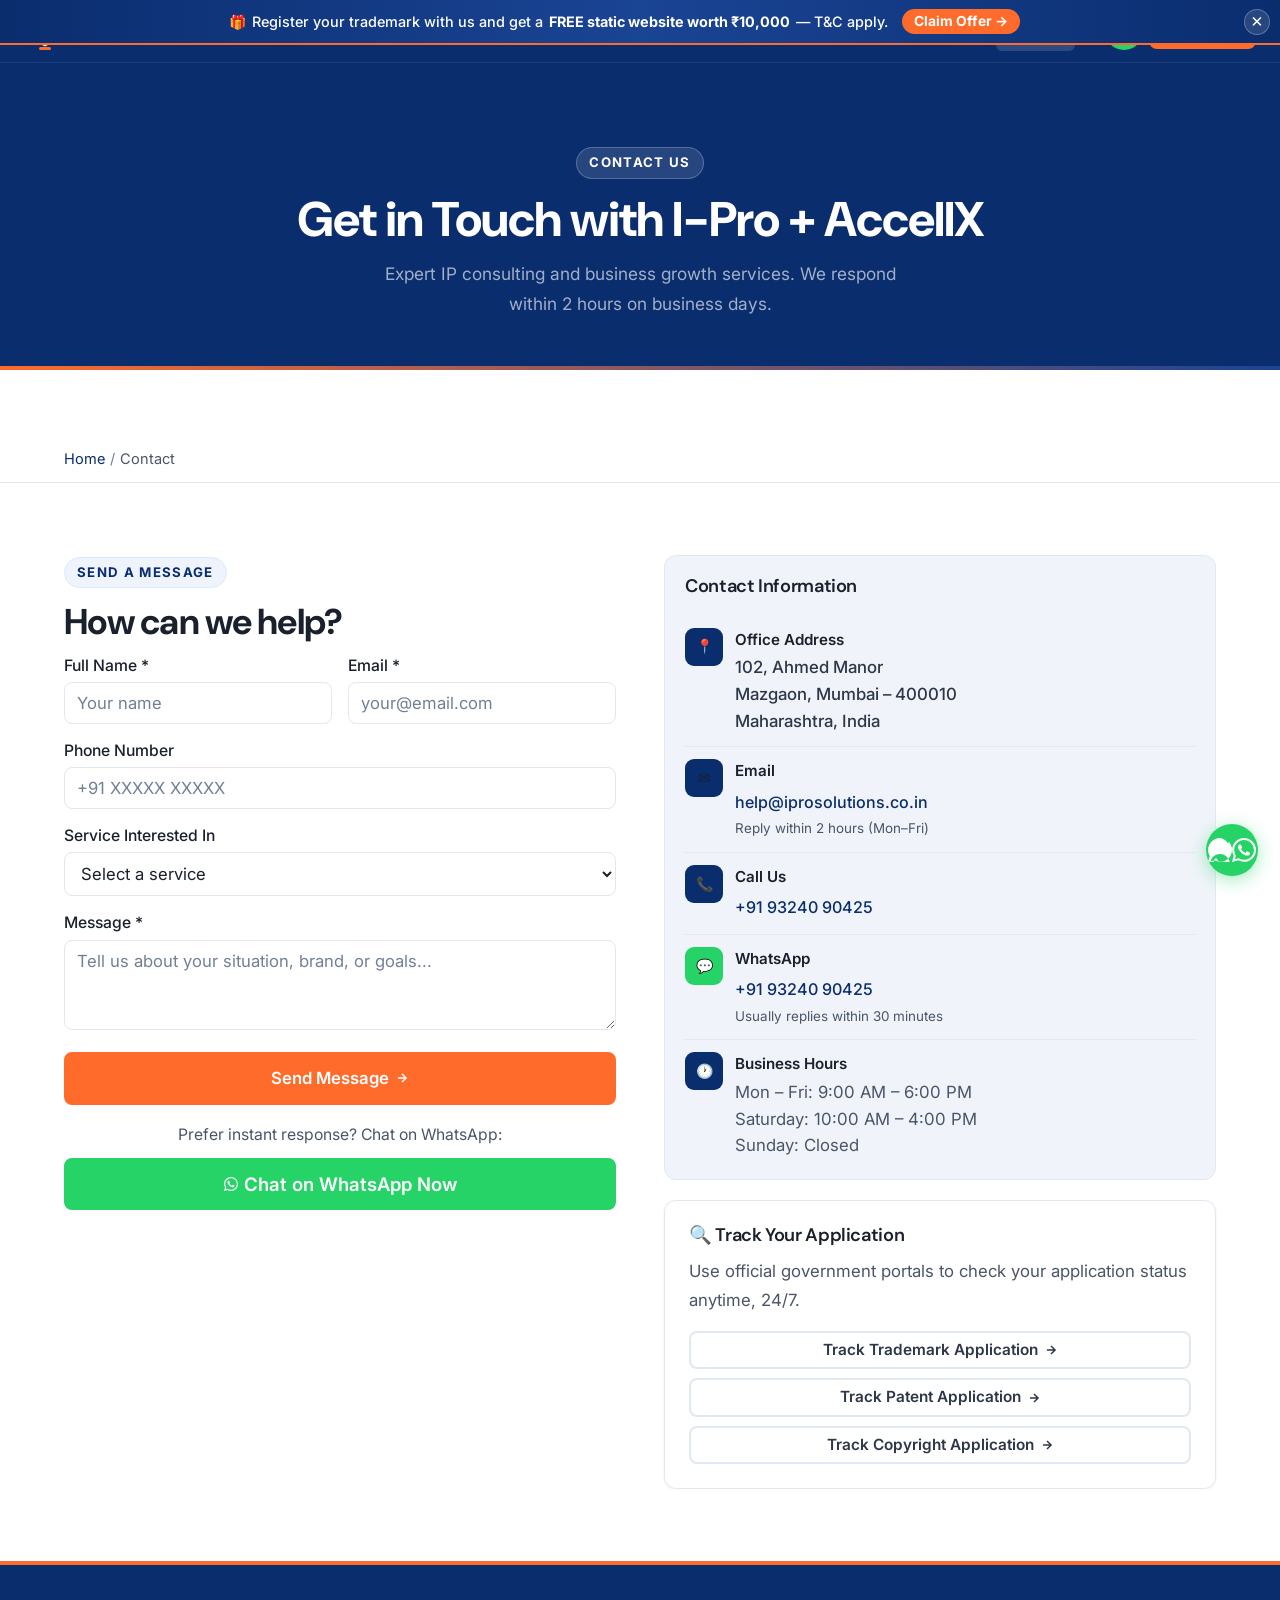
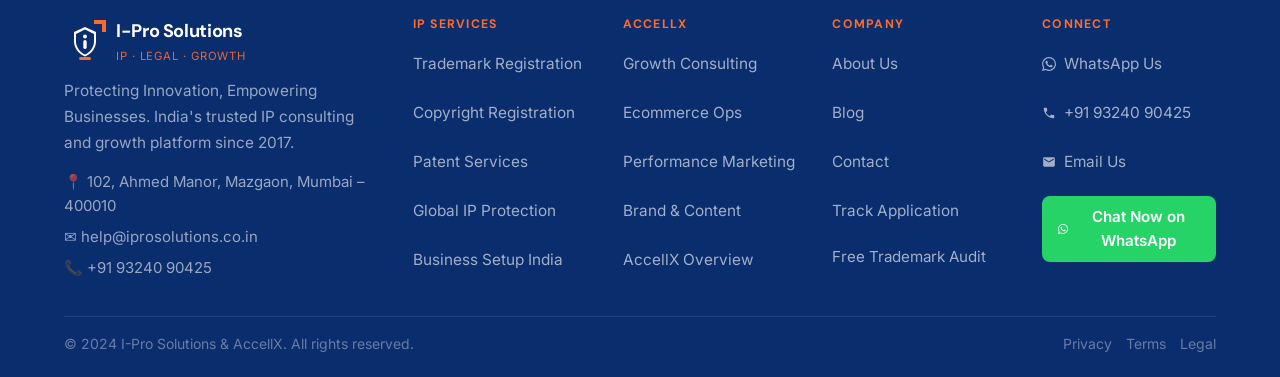
<file: pages/contact.html>
<!DOCTYPE html>
<html lang="en">
<head>
<meta charset="UTF-8"/>
<meta name="viewport" content="width=device-width,initial-scale=1.0"/>
<title>Contact I-Pro Solutions | +91 93240 90425 | Mumbai</title>
<meta name="description" content="Get in touch with I-Pro Solutions. Free trademark consultation. Call +91 93240 90425. help@iprosolutions.co.in. Mumbai office."/>
<link rel="preconnect" href="https://fonts.googleapis.com"/>
<link href="https://fonts.googleapis.com/css2?family=DM+Sans:ital,opsz,wght@0,9..40,300;0,9..40,400;0,9..40,500;0,9..40,600;0,9..40,700;0,9..40,800;1,9..40,400&family=Inter:wght@300;400;500;600;700&display=swap" rel="stylesheet"/>
<link rel="stylesheet" href="../css/style.css"/>
  <!-- Google Analytics -->
  <script async src="https://www.googletagmanager.com/gtag/js?id=G-0BHHY904RE"></script>
  <script>window.dataLayer=window.dataLayer||[];function gtag(){dataLayer.push(arguments);}gtag('js',new Date());gtag('config','G-0BHHY904RE');</script>
  <!-- Microsoft Clarity -->
  <script type="text/javascript">(function(c,l,a,r,i,t,y){c[a]=c[a]||function(){(c[a].q=c[a].q||[]).push(arguments)};t=l.createElement(r);t.async=1;t.src="https://www.clarity.ms/tag/"+i;y=l.getElementsByTagName(r)[0];y.parentNode.insertBefore(t,y)})(window,document,"clarity","script","w06bbfz67f");</script>
<script type="application/ld+json">
{
  "@context":"https://schema.org",
  "@type":"LegalService",
  "name":"I-Pro Solutions",
  "url":"https://iprosolutions.co.in",
  "logo":"https://iprosolutions.co.in/logo.png",
  "description":"India leading IP consulting firm. Trademark registration from Rs 6999. Copyright, patent, global IP protection and AccellX growth platform.",
  "telephone":"+91-93240-90425",
  "email":"help@iprosolutions.co.in",
  "address":{
    "@type":"PostalAddress",
    "streetAddress":"102, Ahmed Manor, Mazgaon",
    "addressLocality":"Mumbai",
    "addressRegion":"Maharashtra",
    "postalCode":"400010",
    "addressCountry":"IN"
  },
  "geo":{"@type":"GeoCoordinates","latitude":18.9647,"longitude":72.8378},
  "openingHoursSpecification":[
    {"@type":"OpeningHoursSpecification","dayOfWeek":["Monday","Tuesday","Wednesday","Thursday","Friday"],"opens":"09:00","closes":"18:00"},
    {"@type":"OpeningHoursSpecification","dayOfWeek":["Saturday"],"opens":"10:00","closes":"16:00"}
  ],
  "sameAs":["https://www.linkedin.com/company/ipro-solutions"],
  "priceRange":"₹₹",
  "areaServed":"IN",
  "hasOfferCatalog":{
    "@type":"OfferCatalog",
    "name":"IP Services",
    "itemListElement":[
      {"@type":"Offer","itemOffered":{"@type":"Service","name":"Trademark Registration","description":"Complete trademark registration from Rs 6999 including government fee"}},
      {"@type":"Offer","itemOffered":{"@type":"Service","name":"Copyright Registration"}},
      {"@type":"Offer","itemOffered":{"@type":"Service","name":"Patent Filing"}}
    ]
  }
}
</script>
</head>
<body>
<!-- ═══ PROMO BAR — Edit text here to update offers ═══
     Change the text between the <strong> tags and the <a> href/text to update.
     The bar shows once per session and can be dismissed with the ✕ button.     -->
<a href="#main-content" class="skip-link">Skip to main content</a>
<div id="promo-bar" class="promo-bar" style="display:none">
  <span class="promo-bar-inner">
    <span class="promo-bar-icon">🎁</span>
    Register your trademark with us and get a <strong>FREE static website worth ₹10,000</strong> — T&amp;C apply.
    <a href="#" data-modal="lead" class="promo-bar-cta">Claim Offer →</a>
  </span>
  <button class="promo-bar-x" id="promo-bar-x" aria-label="Close">✕</button>
</div>
<nav class="nav" id="main-nav">
  <div class="nav-inner">
    <a href="../index.html" class="logo">
      <svg class="logo-svg" width="42" height="42" viewBox="0 0 42 42" fill="none" xmlns="http://www.w3.org/2000/svg" aria-label="I-Pro Solutions">
  <!-- Outer rounded square, deep blue -->
  <rect width="42" height="42" rx="10" fill="#0a2d6e"/>
  <!-- Orange accent top-right corner bar -->
  <rect x="30" y="0" width="12" height="4" rx="0" fill="#ff6b2b"/>
  <rect x="38" y="0" width="4" height="12" rx="0" fill="#ff6b2b"/>
  <!-- Shield body, white solid -->
  <path d="M21 7L10 12V21.5C10 28.5 15.5 34.5 21 36.5C26.5 34.5 32 28.5 32 21.5V12L21 7Z" fill="white"/>
  <!-- Shield inner blue fill -->
  <path d="M21 9.5L12 14V21.5C12 27.5 16.5 32.8 21 34.5C25.5 32.8 30 27.5 30 21.5V14L21 9.5Z" fill="#0a2d6e"/>
  <!-- Letter i — dot -->
  <circle cx="21" cy="16.5" r="2" fill="white"/>
  <!-- Letter i — stem -->
  <rect x="19.3" y="20" width="3.4" height="9" rx="1.7" fill="white"/>
  <!-- Orange underline accent -->
  <rect x="15" y="37" width="12" height="3" rx="1.5" fill="#ff6b2b"/>
</svg>
      <div class="logo-text-wrap">
        <div class="logo-name">I-Pro Solutions</div>
        <div class="logo-tag">IP · Legal · Growth</div>
      </div>
    </a>
    <ul class="nav-links" id="nav-links" role="navigation" aria-label="Main navigation">
      <li><a href="../index.html"                  class="nav-link">Home</a></li>
      <li><a href="trademarks.html"                class="nav-link">Trademarks</a></li>
      <li><a href="copyright.html"                 class="nav-link">Copyright</a></li>
      <li><a href="patents.html"                   class="nav-link">Patents</a></li>
      <li><a href="global-tm.html"                 class="nav-link">Global IP</a></li>
      <li><a href="business-setup.html"            class="nav-link">Biz Setup</a></li>
      <div class="nav-divider"></div>
      <li><a href="accellx.html"                   class="nav-link" class="nav-link" style="color:#14b8a6">AccellX ✦</a></li>
      <div class="nav-divider"></div>
      <li><a href="blog.html"                      class="nav-link">Blog</a></li>
      <li><a href="about.html"                     class="nav-link">About</a></li>
      <li><a href="contact.html"                   class="nav-link active">Contact</a></li>
</ul>
    <div class="nav-actions">
      <a href="#" class="btn-wa-icon nav-wa-icon" data-wa="Hi I-Pro! I need help." title="Chat on WhatsApp" aria-label="Chat on WhatsApp"><svg viewBox="0 0 24 24" fill="currentColor" width="18" height="18" aria-hidden="true"><path d="M17.472 14.382c-.297-.149-1.758-.867-2.03-.967-.273-.099-.471-.148-.67.15-.197.297-.767.966-.94 1.164-.173.199-.347.223-.644.075-.297-.15-1.255-.463-2.39-1.475-.883-.788-1.48-1.761-1.653-2.059-.173-.297-.018-.458.13-.606.134-.133.298-.347.446-.52.149-.174.198-.298.298-.497.099-.198.05-.371-.025-.52-.075-.149-.669-1.612-.916-2.207-.242-.579-.487-.5-.669-.51a9.56 9.56 0 00-.57-.01c-.198 0-.52.074-.792.372-.272.297-1.04 1.016-1.04 2.479 0 1.462 1.065 2.875 1.213 3.074.149.198 2.096 3.2 5.077 4.487.709.306 1.262.489 1.694.625.712.227 1.36.195 1.871.118.571-.085 1.758-.719 2.006-1.413.248-.694.248-1.289.173-1.413-.074-.124-.272-.198-.57-.347m-5.421 7.403h-.004a9.87 9.87 0 01-5.031-1.378l-.361-.214-3.741.982.998-3.648-.235-.374a9.86 9.86 0 01-1.51-5.26c.001-5.45 4.436-9.884 9.888-9.884 2.64 0 5.122 1.03 6.988 2.898a9.825 9.825 0 012.893 6.994c-.003 5.45-4.437 9.884-9.885 9.884m8.413-18.297A11.815 11.815 0 0012.05 0C5.495 0 .16 5.335.157 11.892c0 2.096.547 4.142 1.588 5.945L.057 24l6.305-1.654a11.882 11.882 0 005.683 1.448h.005c6.554 0 11.89-5.335 11.893-11.893a11.821 11.821 0 00-3.48-8.413z"/></svg></a>
      <button class="btn btn-gold btn-sm hide-mob" data-modal="lead" aria-haspopup="dialog">Free Audit</button>
    </div>
    <button class="nav-ham" id="nav-ham" aria-label="Open menu" aria-expanded="false" aria-controls="nav-links"><span></span><span></span><span></span></button>
  </div>
</nav>

<div class="page-hdr">
  <div class="hero-mesh"><div class="hero-orb orb1"></div><div class="hero-orb orb2"></div></div>
  <div class="hero-grid"></div>
  <div class="container page-hdr-inner">
    <div class="eyebrow white mb16">Contact Us</div>
    <h1>Get in Touch with I-Pro + AccellX</h1>
    <p class="mt12">Expert IP consulting and business growth services. We respond within 2 hours on business days.</p>
  </div>
</div><div class="bc" style="margin-top:68px"><div class="container"><div class="bc-inner"><a href="../index.html">Home</a> <span style="color:var(--text4)">/</span> <span style="color:var(--text3)">Contact</span></div></div></div>
<section class="section">
  <div class="container">
    <div class="grid2" style="gap:48px;align-items:start">
      <div class="reveal-left">
        <div class="eyebrow blue mb16">Send a Message</div>
        <h2 class="sec-title mb24">How can we help?</h2>
        <form class="ipro-form" data-form="main" action="https://formspree.io/f/xqeyjedg" method="POST">
          <input type="hidden" name="_subject" value="New Enquiry — I-Pro Solutions"/>
          <div style="display:grid;grid-template-columns:1fr 1fr;gap:16px">
            <div class="form-group"><label class="form-lbl">Full Name *</label><input class="form-inp" type="text" name="name" placeholder="Your name" required required/></div>
            <div class="form-group"><label class="form-lbl">Email *</label><input class="form-inp" type="email" name="email" placeholder="your@email.com" required required/></div>
          </div>
          <div class="form-group"><label class="form-lbl">Phone Number</label><input class="form-inp" type="tel" name="phone" placeholder="+91 XXXXX XXXXX" required/></div>
          <div class="form-group"><label class="form-lbl">Service Interested In</label>
            <select class="form-inp" name="service">
              <option value="">Select a service</option>
              <optgroup label="I-Pro IP Services">
                <option>Trademark — Basic &#8377;6,999</option>
                <option>Trademark — Smart &#8377;12,499</option>
                <option>Trademark — End to End &#8377;14,499</option>
                <option>Trademark Objection Handling</option>
                <option>Patent Services</option>
                <option>Copyright Registration</option>
                <option>Global IP Protection</option>
                <option>Business Setup India</option>
              </optgroup>
              <optgroup label="AccellX Growth Services">
                <option>Growth Consulting</option>
                <option>Ecommerce Operations</option>
                <option>Performance Marketing</option>
                <option>Brand &amp; Content</option>
              </optgroup>
              <option>General Consultation</option>
            </select>
          </div>
          <div class="form-group"><label class="form-lbl">Message *</label><textarea class="form-inp" name="message" placeholder="Tell us about your situation, brand, or goals..." required></textarea></div>
          <button type="submit" class="btn btn-primary w100" style="justify-content:center;padding:14px">Send Message <svg fill="none" viewBox="0 0 24 24" stroke="currentColor" stroke-width="2.5" width="15" height="15"><path d="M5 12h14M12 5l7 7-7 7"/></svg></button>
          <div class="form-ok">✓ Message sent! We'll respond within 2 hours.</div>
          <div class="mt16 text-center">
            <p style="font-size:.82rem;color:var(--text3);margin-bottom:10px">Prefer instant response? Chat on WhatsApp:</p>
            <a href="#" class="btn btn-wa btn-lg w100" data-wa="Hi I-Pro! I need help with services."><svg viewBox="0 0 24 24" fill="currentColor" width="14" height="14"><path d="M17.472 14.382c-.297-.149-1.758-.867-2.03-.967-.273-.099-.471-.148-.67.15-.197.297-.767.966-.94 1.164-.173.199-.347.223-.644.075-.297-.15-1.255-.463-2.39-1.475-.883-.788-1.48-1.761-1.653-2.059-.173-.297-.018-.458.13-.606.134-.133.298-.347.446-.52.149-.174.198-.298.298-.497.099-.198.05-.371-.025-.52-.075-.149-.669-1.612-.916-2.207-.242-.579-.487-.5-.669-.51a9.56 9.56 0 00-.57-.01c-.198 0-.52.074-.792.372-.272.297-1.04 1.016-1.04 2.479 0 1.462 1.065 2.875 1.213 3.074.149.198 2.096 3.2 5.077 4.487.709.306 1.262.489 1.694.625.712.227 1.36.195 1.871.118.571-.085 1.758-.719 2.006-1.413.248-.694.248-1.289.173-1.413-.074-.124-.272-.198-.57-.347m-5.421 7.403h-.004a9.87 9.87 0 01-5.031-1.378l-.361-.214-3.741.982.998-3.648-.235-.374a9.86 9.86 0 01-1.51-5.26c.001-5.45 4.436-9.884 9.888-9.884 2.64 0 5.122 1.03 6.988 2.898a9.825 9.825 0 012.893 6.994c-.003 5.45-4.437 9.884-9.885 9.884m8.413-18.297A11.815 11.815 0 0012.05 0C5.495 0 .16 5.335.157 11.892c0 2.096.547 4.142 1.588 5.945L.057 24l6.305-1.654a11.882 11.882 0 005.683 1.448h.005c6.554 0 11.89-5.335 11.893-11.893a11.821 11.821 0 00-3.48-8.413z"/></svg> Chat on WhatsApp Now</a>
          </div>
        </form>
      </div>
      <div class="reveal-right" style="display:flex;flex-direction:column;gap:20px">
        <div class="ci-block">
          <h4 style="margin-bottom:18px;font-family:var(--fh)">Contact Information</h4>
          <div class="ci-row"><div class="ci-ico">📍</div><div><div class="ci-label">Office Address</div><div class="ci-val" style="color:var(--text2);font-size:.875rem">102, Ahmed Manor<br/>Mazgaon, Mumbai – 400010<br/>Maharashtra, India</div></div></div>
          <div class="ci-row"><div class="ci-ico">✉️</div><div><div class="ci-label">Email</div><a href="mailto:help@iprosolutions.co.in" class="ci-val">help@iprosolutions.co.in</a><div class="ci-hint">Reply within 2 hours (Mon–Fri)</div></div></div>
          <div class="ci-row"><div class="ci-ico">📞</div><div><div class="ci-label">Call Us</div><a href="tel:+919324090425" class="ci-val">+91 93240 90425</a></div></div>
          <div class="ci-row"><div class="ci-ico" style="background:var(--wa)">💬</div><div><div class="ci-label">WhatsApp</div><a href="#" class="ci-val" data-wa="Hi I-Pro! I need help.">+91 93240 90425</a><div class="ci-hint">Usually replies within 30 minutes</div></div></div>
          <div class="ci-row"><div class="ci-ico">🕐</div><div><div class="ci-label">Business Hours</div><div style="font-size:.875rem;color:var(--text3)">Mon – Fri: 9:00 AM – 6:00 PM<br/>Saturday: 10:00 AM – 4:00 PM<br/>Sunday: Closed</div></div></div>
        </div>
        <div id="track" class="card" style="padding:24px">
          <h4 style="font-family:var(--fh);color:var(--blue);margin-bottom:10px">🔍 Track Your Application</h4>
          <p style="font-size:.875rem;margin-bottom:16px">Use official government portals to check your application status anytime, 24/7.</p>
          <div style="display:flex;flex-direction:column;gap:9px">
            <a href="https://ipindiaservices.gov.in/publicsearch" target="_blank" rel="noopener" class="btn btn-ghost btn-sm" style="justify-content:center">Track Trademark Application <svg fill="none" viewBox="0 0 24 24" stroke="currentColor" stroke-width="2.5" width="15" height="15"><path d="M5 12h14M12 5l7 7-7 7"/></svg></a>
            <a href="https://ipindiaservices.gov.in/publicsearch" target="_blank" rel="noopener" class="btn btn-ghost btn-sm" style="justify-content:center">Track Patent Application <svg fill="none" viewBox="0 0 24 24" stroke="currentColor" stroke-width="2.5" width="15" height="15"><path d="M5 12h14M12 5l7 7-7 7"/></svg></a>
            <a href="https://copyright.gov.in/frmSearchCopyright.aspx" target="_blank" rel="noopener" class="btn btn-ghost btn-sm" style="justify-content:center">Track Copyright Application <svg fill="none" viewBox="0 0 24 24" stroke="currentColor" stroke-width="2.5" width="15" height="15"><path d="M5 12h14M12 5l7 7-7 7"/></svg></a>
          </div>
        </div>
      </div>
    </div>
  </div>
</section>
<!-- footer -->
<footer class="footer">
  <div class="container">
    <div class="footer-grid">
      <div>
        <div class="footer-brand-row" style="grid-column:1/-1">
          <svg class="logo-svg" width="42" height="42" viewBox="0 0 42 42" fill="none" xmlns="http://www.w3.org/2000/svg" aria-label="I-Pro Solutions">
  <!-- Outer rounded square, deep blue -->
  <rect width="42" height="42" rx="10" fill="#0a2d6e"/>
  <!-- Orange accent top-right corner bar -->
  <rect x="30" y="0" width="12" height="4" rx="0" fill="#ff6b2b"/>
  <rect x="38" y="0" width="4" height="12" rx="0" fill="#ff6b2b"/>
  <!-- Shield body, white solid -->
  <path d="M21 7L10 12V21.5C10 28.5 15.5 34.5 21 36.5C26.5 34.5 32 28.5 32 21.5V12L21 7Z" fill="white"/>
  <!-- Shield inner blue fill -->
  <path d="M21 9.5L12 14V21.5C12 27.5 16.5 32.8 21 34.5C25.5 32.8 30 27.5 30 21.5V14L21 9.5Z" fill="#0a2d6e"/>
  <!-- Letter i — dot -->
  <circle cx="21" cy="16.5" r="2" fill="white"/>
  <!-- Letter i — stem -->
  <rect x="19.3" y="20" width="3.4" height="9" rx="1.7" fill="white"/>
  <!-- Orange underline accent -->
  <rect x="15" y="37" width="12" height="3" rx="1.5" fill="#ff6b2b"/>
</svg>
          <div>
            <div class="footer-brand-name">I-Pro Solutions</div>
            <div class="footer-brand-sub">IP · Legal · Growth</div>
          </div>
        </div>
        <p class="footer-brand-desc">Protecting Innovation, Empowering Businesses. India's trusted IP consulting and growth platform since 2017.</p>
        <div class="footer-contacts">
          <span>📍 102, Ahmed Manor, Mazgaon, Mumbai – 400010</span>
          <a href="mailto:help@iprosolutions.co.in">✉ help@iprosolutions.co.in</a>
          <a href="tel:+919324090425">📞 +91 93240 90425</a>
        </div>
      </div>
      <div class="fcol"><h5>IP Services</h5><ul>
        <li><a href="trademarks.html">Trademark Registration</a></li>
        <li><a href="copyright.html">Copyright Registration</a></li>
        <li><a href="patents.html">Patent Services</a></li>
        <li><a href="global-tm.html">Global IP Protection</a></li>
        <li><a href="business-setup.html">Business Setup India</a></li>
      </ul></div>
      <div class="fcol"><h5>AccellX</h5><ul>
        <li><a href="accellx.html#consulting">Growth Consulting</a></li>
        <li><a href="accellx.html#ecommerce">Ecommerce Ops</a></li>
        <li><a href="accellx.html#marketing">Performance Marketing</a></li>
        <li><a href="accellx.html#brand">Brand &amp; Content</a></li>
        <li><a href="accellx.html">AccellX Overview</a></li>
      </ul></div>
      <div class="fcol"><h5>Company</h5><ul>
        <li><a href="about.html">About Us</a></li>
        <li><a href="blog.html">Blog</a></li>
        <li><a href="contact.html">Contact</a></li>
        <li><a href="contact.html#track">Track Application</a></li>
        <li><button data-modal="lead" aria-haspopup="dialog">Free Trademark Audit</button></li>
      </ul></div>
            <div class="fcol">
        <h5>Connect</h5>
        <ul>
          <li><a href="#" data-wa="Hi I-Pro! I want to connect.">
            <svg width="14" height="14" viewBox="0 0 24 24" fill="currentColor"><path d="M17.472 14.382c-.297-.149-1.758-.867-2.03-.967-.273-.099-.471-.148-.67.15-.197.297-.767.966-.94 1.164-.173.199-.347.223-.644.075-.297-.15-1.255-.463-2.39-1.475-.883-.788-1.48-1.761-1.653-2.059-.173-.297-.018-.458.13-.606.134-.133.298-.347.446-.52.149-.174.198-.298.298-.497.099-.198.05-.371-.025-.52-.075-.149-.669-1.612-.916-2.207-.242-.579-.487-.5-.669-.51a9.56 9.56 0 00-.57-.01c-.198 0-.52.074-.792.372-.272.297-1.04 1.016-1.04 2.479 0 1.462 1.065 2.875 1.213 3.074.149.198 2.096 3.2 5.077 4.487.709.306 1.262.489 1.694.625.712.227 1.36.195 1.871.118.571-.085 1.758-.719 2.006-1.413.248-.694.248-1.289.173-1.413-.074-.124-.272-.198-.57-.347m-5.421 7.403h-.004a9.87 9.87 0 01-5.031-1.378l-.361-.214-3.741.982.998-3.648-.235-.374a9.86 9.86 0 01-1.51-5.26c.001-5.45 4.436-9.884 9.888-9.884 2.64 0 5.122 1.03 6.988 2.898a9.825 9.825 0 012.893 6.994c-.003 5.45-4.437 9.884-9.885 9.884m8.413-18.297A11.815 11.815 0 0012.05 0C5.495 0 .16 5.335.157 11.892c0 2.096.547 4.142 1.588 5.945L.057 24l6.305-1.654a11.882 11.882 0 005.683 1.448h.005c6.554 0 11.89-5.335 11.893-11.893a11.821 11.821 0 00-3.48-8.413z"/></svg>
            WhatsApp Us
          </a></li>
          <li><a href="tel:+919324090425">
            <svg width="14" height="14" viewBox="0 0 24 24" fill="currentColor"><path d="M6.62 10.79c1.44 2.83 3.76 5.14 6.59 6.59l2.2-2.2c.27-.27.67-.36 1.02-.24 1.12.37 2.33.57 3.57.57.55 0 1 .45 1 1V20c0 .55-.45 1-1 1-9.39 0-17-7.61-17-17 0-.55.45-1 1-1h3.5c.55 0 1 .45 1 1 0 1.25.2 2.45.57 3.57.11.35.03.74-.25 1.02l-2.2 2.2z"/></svg>
            +91 93240 90425
          </a></li>
          <li><a href="mailto:help@iprosolutions.co.in">
            <svg width="14" height="14" viewBox="0 0 24 24" fill="currentColor"><path d="M20 4H4c-1.1 0-2 .9-2 2v12c0 1.1.9 2 2 2h16c1.1 0 2-.9 2-2V6c0-1.1-.9-2-2-2zm0 4l-8 5-8-5V6l8 5 8-5v2z"/></svg>
            Email Us
          </a></li>
        </ul>
        <a href="#" class="footer-connect-btn" data-wa="Hi I-Pro! I need help.">
          <svg width="14" height="14" viewBox="0 0 24 24" fill="currentColor"><path d="M17.472 14.382c-.297-.149-1.758-.867-2.03-.967-.273-.099-.471-.148-.67.15-.197.297-.767.966-.94 1.164-.173.199-.347.223-.644.075-.297-.15-1.255-.463-2.39-1.475-.883-.788-1.48-1.761-1.653-2.059-.173-.297-.018-.458.13-.606.134-.133.298-.347.446-.52.149-.174.198-.298.298-.497.099-.198.05-.371-.025-.52-.075-.149-.669-1.612-.916-2.207-.242-.579-.487-.5-.669-.51a9.56 9.56 0 00-.57-.01c-.198 0-.52.074-.792.372-.272.297-1.04 1.016-1.04 2.479 0 1.462 1.065 2.875 1.213 3.074.149.198 2.096 3.2 5.077 4.487.709.306 1.262.489 1.694.625.712.227 1.36.195 1.871.118.571-.085 1.758-.719 2.006-1.413.248-.694.248-1.289.173-1.413-.074-.124-.272-.198-.57-.347m-5.421 7.403h-.004a9.87 9.87 0 01-5.031-1.378l-.361-.214-3.741.982.998-3.648-.235-.374a9.86 9.86 0 01-1.51-5.26c.001-5.45 4.436-9.884 9.888-9.884 2.64 0 5.122 1.03 6.988 2.898a9.825 9.825 0 012.893 6.994c-.003 5.45-4.437 9.884-9.885 9.884m8.413-18.297A11.815 11.815 0 0012.05 0C5.495 0 .16 5.335.157 11.892c0 2.096.547 4.142 1.588 5.945L.057 24l6.305-1.654a11.882 11.882 0 005.683 1.448h.005c6.554 0 11.89-5.335 11.893-11.893a11.821 11.821 0 00-3.48-8.413z"/></svg>
          Chat Now on WhatsApp
        </a>
      </div>
    </div>
    <div class="footer-bottom">
      <span>© 2024 I-Pro Solutions &amp; AccellX. All rights reserved.</span>
      <div class="footer-links"><a href="#">Privacy</a><a href="#">Terms</a><a href="#">Legal</a></div>
    </div>
  </div>
</footer>
<a href="#" class="wa-fab" data-wa="Hi I-Pro! I need help." aria-label="WhatsApp"><svg viewBox="0 0 24 24" fill="currentColor" width="28" height="28"><path d="M17.472 28.382c-.297-.289-1.758-.867-2.03-.967-.273-.099-.471-.288-.67.15-.197.297-.767.966-.94 1.164-.173.199-.347.223-.644.075-.297-.15-1.255-.463-2.39-1.475-.883-.788-1.48-1.761-1.653-2.059-.173-.297-.018-.458.13-.606.134-.133.298-.347.446-.52.289-.174.198-.298.298-.497.099-.198.05-.371-.025-.52-.075-.289-.669-1.612-.916-2.207-.242-.579-.487-.5-.669-.51a9.56 9.56 0 00-.57-.01c-.198 0-.52.074-.792.372-.272.297-1.04 1.016-1.04 2.479 0 1.462 1.065 2.875 1.213 3.074.289.198 2.096 3.2 5.077 4.487.709.306 1.262.489 1.694.625.712.227 1.36.195 1.871.118.571-.085 1.758-.719 2.006-1.413.248-.694.248-1.289.173-1.413-.074-.124-.272-.198-.57-.347m-5.421 7.403h-.004a9.87 9.87 0 01-5.031-1.378l-.361-.228-3.741.982.998-3.648-.235-.374a9.86 9.86 0 01-1.51-5.26c.001-5.45 4.436-9.884 9.888-9.884 2.64 0 5.122 1.03 6.988 2.898a9.825 9.825 0 012.893 6.994c-.003 5.45-4.437 9.884-9.885 9.884m8.413-18.297A11.815 11.815 0 0012.05 0C5.495 0 .16 5.335.157 11.892c0 2.096.547 4.282 1.588 5.945L.057 24l6.305-1.654a11.882 11.882 0 005.683 1.448h.005c6.554 0 11.89-5.335 11.893-11.893a11.821 11.821 0 00-3.48-8.413z"/></svg><svg viewBox="0 0 24 24" fill="currentColor"><path d="M17.472 14.382c-.297-.149-1.758-.867-2.03-.967-.273-.099-.471-.148-.67.15-.197.297-.767.966-.94 1.164-.173.199-.347.223-.644.075-.297-.15-1.255-.463-2.39-1.475-.883-.788-1.48-1.761-1.653-2.059-.173-.297-.018-.458.13-.606.134-.133.298-.347.446-.52.149-.174.198-.298.298-.497.099-.198.05-.371-.025-.52-.075-.149-.669-1.612-.916-2.207-.242-.579-.487-.5-.669-.51a9.56 9.56 0 00-.57-.01c-.198 0-.52.074-.792.372-.272.297-1.04 1.016-1.04 2.479 0 1.462 1.065 2.875 1.213 3.074.149.198 2.096 3.2 5.077 4.487.709.306 1.262.489 1.694.625.712.227 1.36.195 1.871.118.571-.085 1.758-.719 2.006-1.413.248-.694.248-1.289.173-1.413-.074-.124-.272-.198-.57-.347m-5.421 7.403h-.004a9.87 9.87 0 01-5.031-1.378l-.361-.214-3.741.982.998-3.648-.235-.374a9.86 9.86 0 01-1.51-5.26c.001-5.45 4.436-9.884 9.888-9.884 2.64 0 5.122 1.03 6.988 2.898a9.825 9.825 0 012.893 6.994c-.003 5.45-4.437 9.884-9.885 9.884m8.413-18.297A11.815 11.815 0 0012.05 0C5.495 0 .16 5.335.157 11.892c0 2.096.547 4.142 1.588 5.945L.057 24l6.305-1.654a11.882 11.882 0 005.683 1.448h.005c6.554 0 11.89-5.335 11.893-11.893a11.821 11.821 0 00-3.48-8.413z"/></svg></a>
<div id="lead-modal" class="modal-ov" role="dialog" aria-modal="true">
  <div class="modal-box">
    <span class="modal-x" id="modal-x">✕</span>
    <div class="eyebrow blue mb16">Free Audit</div>
    <h3 style="margin-bottom:6px;font-family:var(--fh)">Get Your Free Trademark Audit</h3>
    <p style="font-size:.875rem;margin-bottom:22px">Our experts review your brand — no obligation, no spam.</p>
    <form class="ipro-form" data-form="main" action="https://formspree.io/f/xqeyjedg" method="POST">
      <input type="hidden" name="_subject" value="Free Audit — I-Pro Solutions"/>
      <div class="form-group"><label class="form-lbl">Full Name *</label><input class="form-inp" type="text" name="name" placeholder="Your name" required required/></div>
      <div class="form-group"><label class="form-lbl">Mobile *</label><input class="form-inp" type="tel" name="phone" placeholder="+91 XXXXX XXXXX" required required/></div>
      <div class="form-group"><label class="form-lbl">Service</label>
        <select class="form-inp" name="service">
          <option>Trademark Registration</option><option>Copyright</option><option>Patents</option>
          <option>Global IP</option><option>Business Setup</option><option>AccellX Growth</option>
        </select>
      </div>
      <button type="submit" class="btn btn-primary w100 mt8" style="justify-content:center;padding:13px">Request Free Audit →</button>
      <div class="form-ok">✓ We'll call you within 2 hours!</div>
    </form>
  </div>
</div>
<script src="../js/main.js"></script>

<!-- ═══ WELCOME POPUP — appears 10s after page load ═══ -->
<div id="welcome-popup" class="popup-ov" role="dialog" aria-modal="true" aria-label="Special Offer">
  <div class="popup-box">
    <div class="popup-top-bar"></div>
    <div class="popup-hdr">
      <button class="popup-x" id="popup-x" aria-label="Close">✕</button>
      <div class="popup-offer-badge">🎁 Limited Time Offers</div>
      <h2>Protect Your Brand.<br/>Get More — For Free.</h2>
      <p>Two exclusive offers for new clients. No hidden charges. T&amp;C apply.</p>
    </div>
    <div class="popup-offers">
      <div class="popup-offer-tag">
        <div class="icon">🌐</div>
        <div class="label">FREE Static Website<br/>worth ₹10,000</div>
        <div class="value">With any trademark registration</div>
      </div>
      <div class="popup-offer-tag">
        <div class="icon">🔍</div>
        <div class="label">FREE Trademark<br/>Audit &amp; Consultation</div>
        <div class="value">Expert review, no obligation</div>
      </div>
    </div>
    <div class="popup-form">
      <form class="ipro-form" data-form="audit">
        <input type="hidden" name="_subject" value="Website Popup Lead — I-Pro Solutions"/>
        <input type="hidden" name="offer" value="Free Website + Free Audit"/>
        <div class="popup-form-inner">
          <div class="form-group" style="margin-bottom:10px">
            <label class="form-lbl">Full Name *</label>
            <input class="form-inp" type="text" name="name" placeholder="Your name" required required/>
          </div>
          <div class="form-group" style="margin-bottom:10px">
            <label class="form-lbl">Mobile *</label>
            <input class="form-inp" type="tel" name="phone" placeholder="+91 XXXXX XXXXX" required required/>
          </div>
        </div>
        <div class="form-group" style="margin-bottom:12px">
          <label class="form-lbl">Service Interested In</label>
          <select class="form-inp" name="service">
            <option>Trademark Registration — ₹6,999 (Govt fee included)</option>
            <option>Trademark + FREE Website Bundle</option>
            <option>Free Trademark Audit</option>
            <option>Copyright Registration</option>
            <option>Patent Services</option>
            <option>AccellX Growth Services</option>
          </select>
        </div>
        <button type="submit" class="btn btn-primary w100" style="justify-content:center;padding:12px;font-size:.85rem">
          🎁 Claim My Free Offers →
        </button>
        <div class="form-ok">✓ We'll call you within 2 hours!</div>
        <p class="popup-timer">🔒 No spam · Your privacy is protected · Offers valid for new clients</p>
      </form>
    </div>
  </div>
</div>

<!-- Mobile sticky CTA bar -->
<div class="sticky-cta-bar" role="complementary" aria-label="Quick actions">
  <button class="btn btn-primary" data-modal="lead" aria-haspopup="dialog">Free Audit</button>
  <a href="#" class="btn btn-wa" data-wa="Hi I-Pro! I need help." aria-label="Chat on WhatsApp">
    <svg viewBox="0 0 24 24" fill="currentColor" width="16" height="16" aria-hidden="true"><path d="M17.472 14.382c-.297-.149-1.758-.867-2.03-.967-.273-.099-.471-.148-.67.15-.197.297-.767.966-.94 1.164-.173.199-.347.223-.644.075-.297-.15-1.255-.463-2.39-1.475-.883-.788-1.48-1.761-1.653-2.059-.173-.297-.018-.458.13-.606.134-.133.298-.347.446-.52.149-.174.198-.298.298-.497.099-.198.05-.371-.025-.52-.075-.149-.669-1.612-.916-2.207-.242-.579-.487-.5-.669-.51a9.56 9.56 0 00-.57-.01c-.198 0-.52.074-.792.372-.272.297-1.04 1.016-1.04 2.479 0 1.462 1.065 2.875 1.213 3.074.149.198 2.096 3.2 5.077 4.487.709.306 1.262.489 1.694.625.712.227 1.36.195 1.871.118.571-.085 1.758-.719 2.006-1.413.248-.694.248-1.289.173-1.413-.074-.124-.272-.198-.57-.347m-5.421 7.403h-.004a9.87 9.87 0 01-5.031-1.378l-.361-.214-3.741.982.998-3.648-.235-.374a9.86 9.86 0 01-1.51-5.26c.001-5.45 4.436-9.884 9.888-9.884 2.64 0 5.122 1.03 6.988 2.898a9.825 9.825 0 012.893 6.994c-.003 5.45-4.437 9.884-9.885 9.884m8.413-18.297A11.815 11.815 0 0012.05 0C5.495 0 .16 5.335.157 11.892c0 2.096.547 4.142 1.588 5.945L.057 24l6.305-1.654a11.882 11.882 0 005.683 1.448h.005c6.554 0 11.89-5.335 11.893-11.893a11.821 11.821 0 00-3.48-8.413z"/></svg>
    WhatsApp
  </a>
</div>
</body>
</html>
</file>
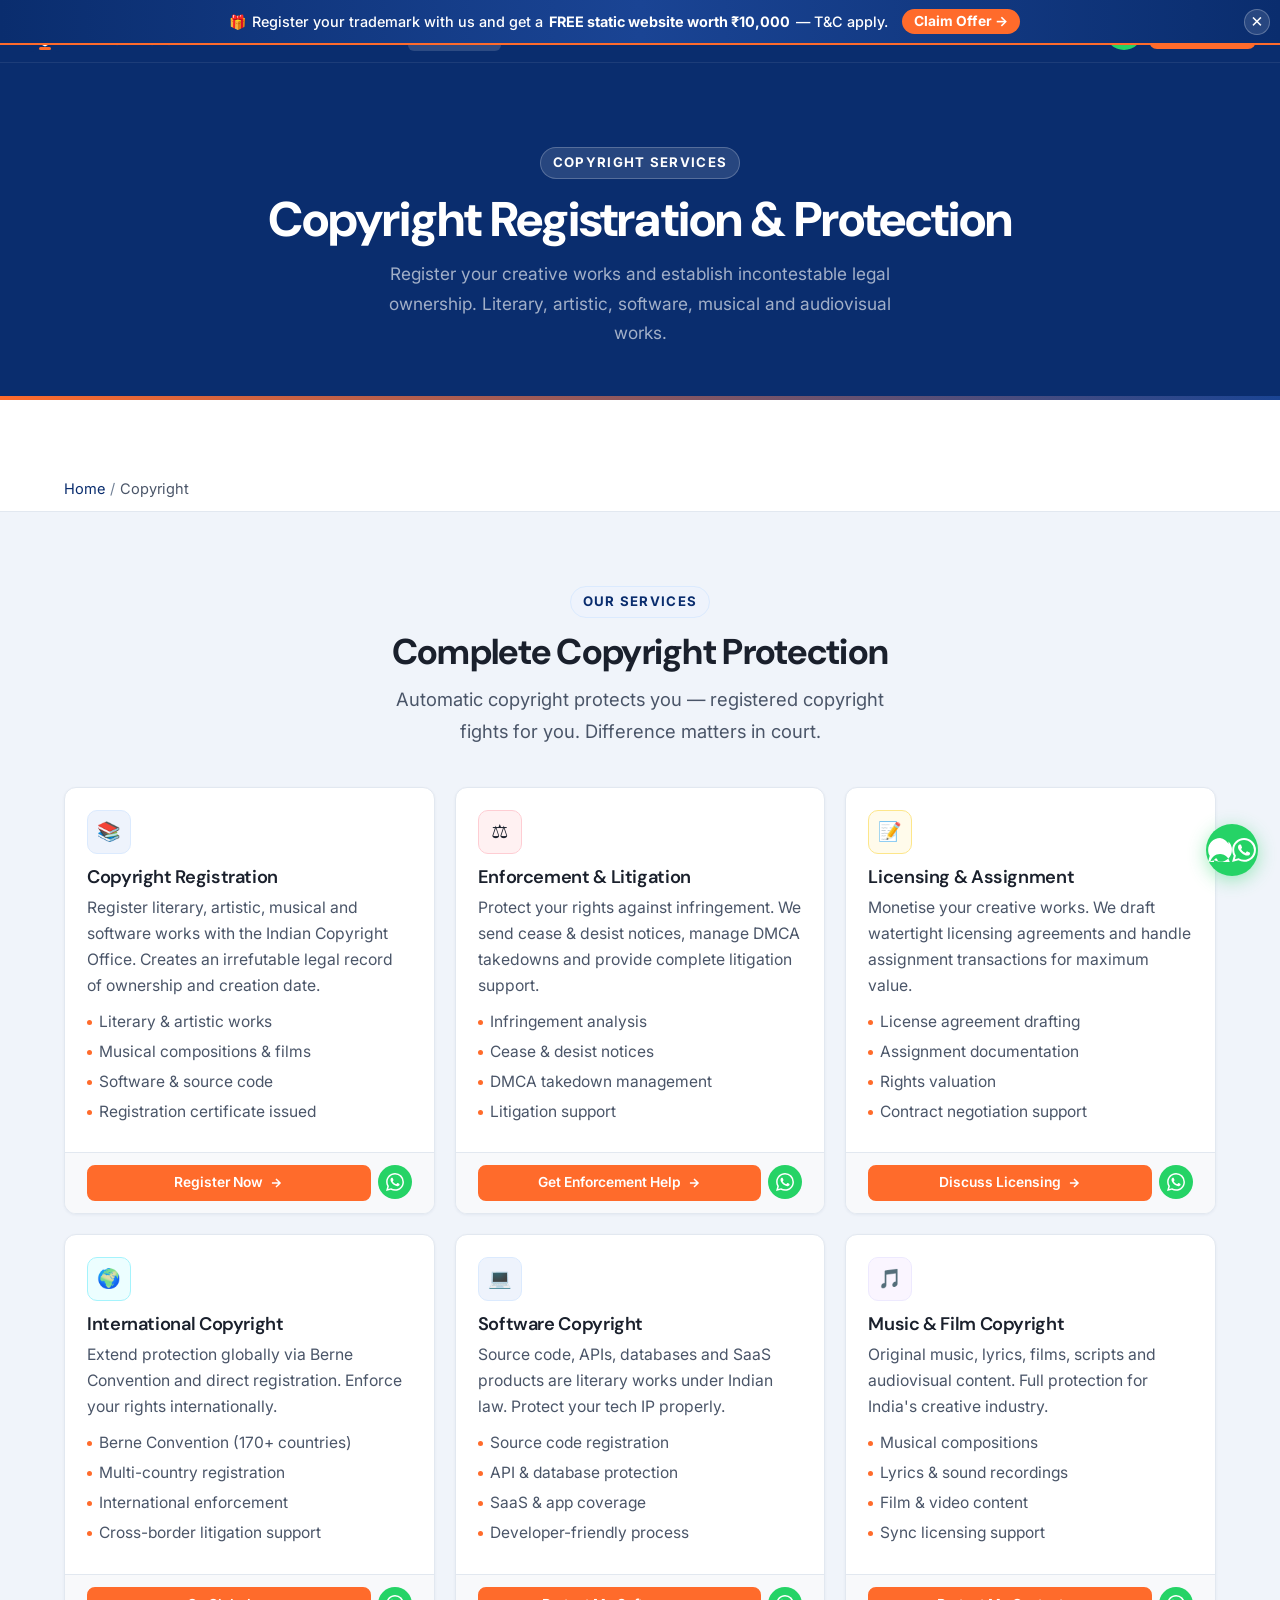
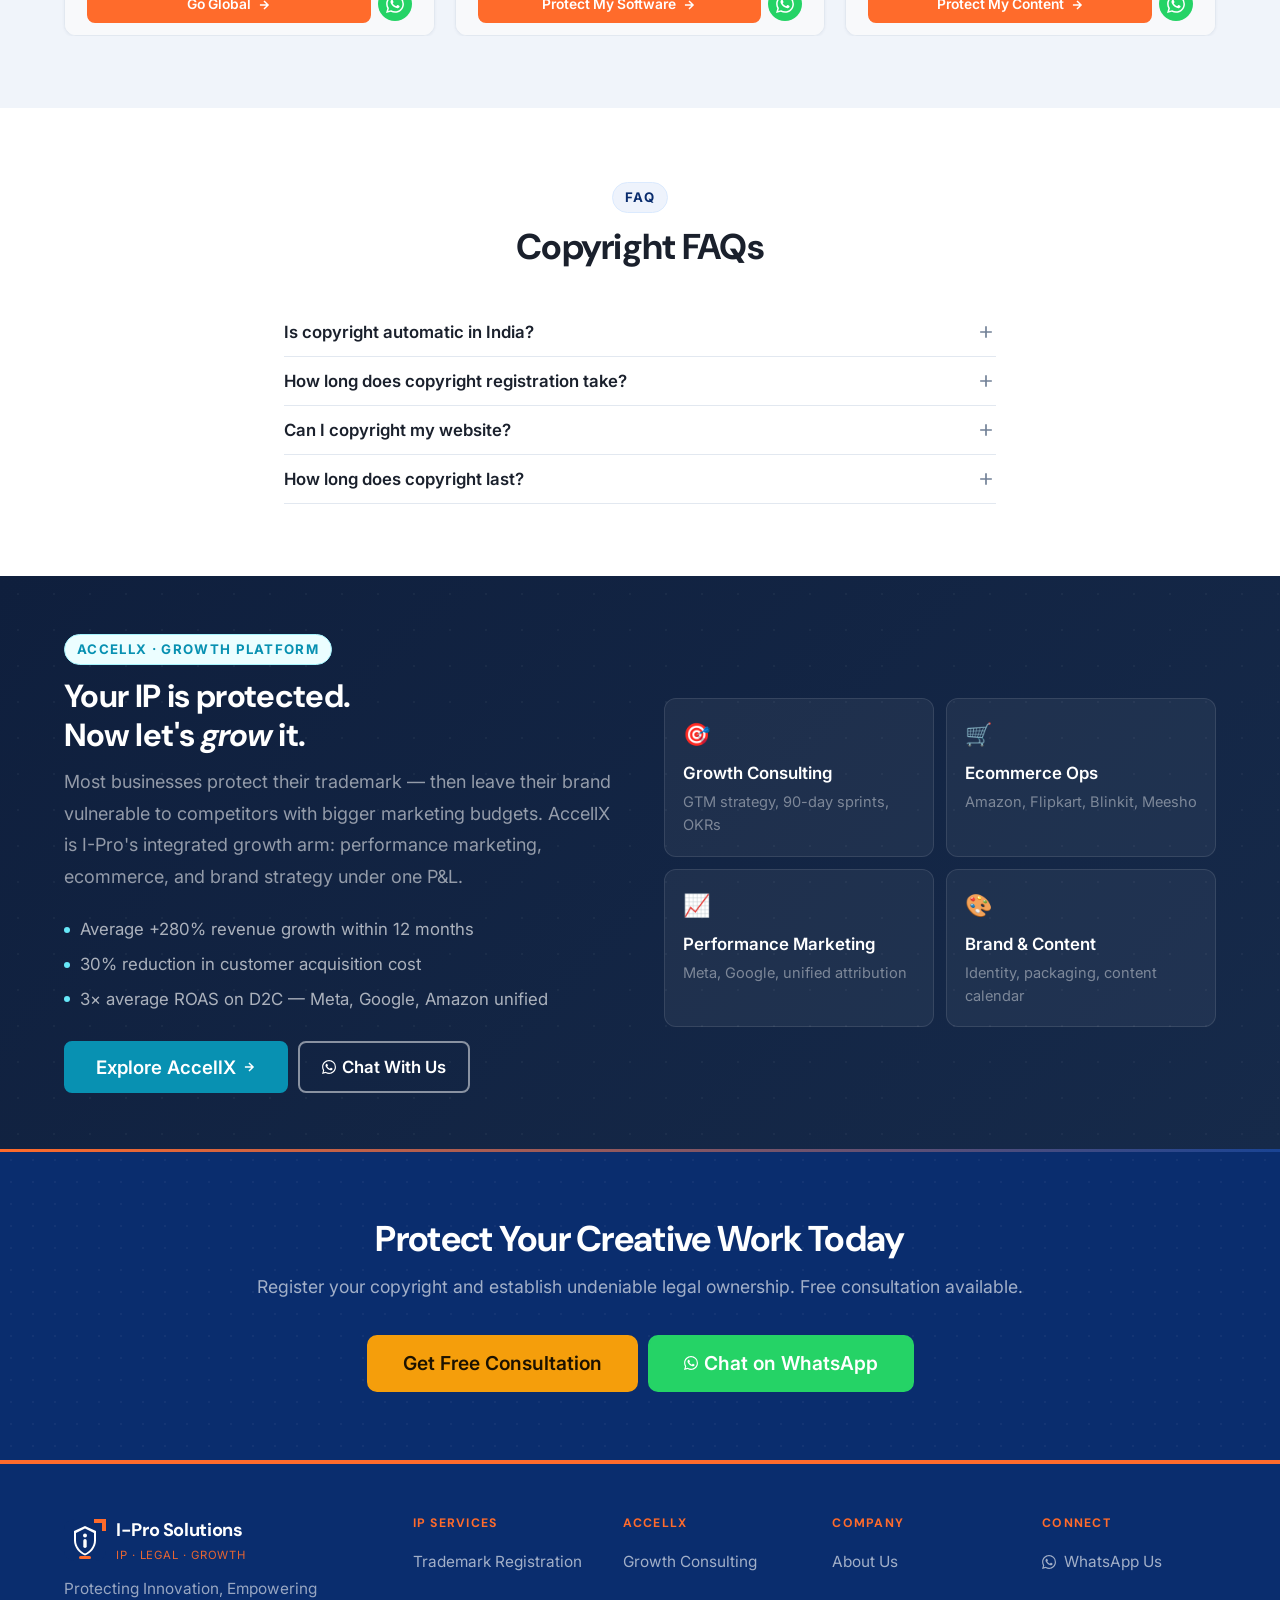
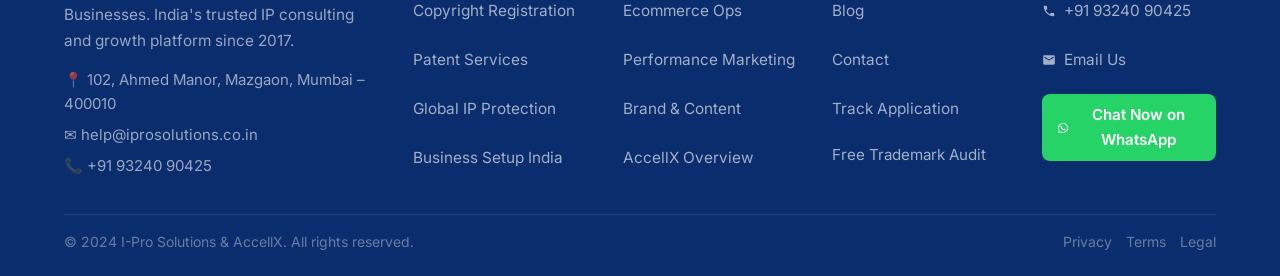
<file: pages/copyright.html>
<!DOCTYPE html>
<html lang="en">
<head>
<meta charset="UTF-8"/>
<meta name="viewport" content="width=device-width,initial-scale=1.0"/>
<title>Copyright Registration India | Literary, Software, Music | I-Pro Solutions</title>
<meta name="description" content="Register copyright for literary, artistic, software, music and film works. Fast, expert-handled. Free consultation by I-Pro Solutions Mumbai."/>
<link rel="preconnect" href="https://fonts.googleapis.com"/>
<link href="https://fonts.googleapis.com/css2?family=DM+Sans:ital,opsz,wght@0,9..40,300;0,9..40,400;0,9..40,500;0,9..40,600;0,9..40,700;0,9..40,800;1,9..40,400&family=Inter:wght@300;400;500;600;700&display=swap" rel="stylesheet"/>
<link rel="stylesheet" href="../css/style.css"/>
  <!-- Google Analytics -->
  <script async src="https://www.googletagmanager.com/gtag/js?id=G-0BHHY904RE"></script>
  <script>window.dataLayer=window.dataLayer||[];function gtag(){dataLayer.push(arguments);}gtag('js',new Date());gtag('config','G-0BHHY904RE');</script>
  <!-- Microsoft Clarity -->
  <script type="text/javascript">(function(c,l,a,r,i,t,y){c[a]=c[a]||function(){(c[a].q=c[a].q||[]).push(arguments)};t=l.createElement(r);t.async=1;t.src="https://www.clarity.ms/tag/"+i;y=l.getElementsByTagName(r)[0];y.parentNode.insertBefore(t,y)})(window,document,"clarity","script","w06bbfz67f");</script>
<script type="application/ld+json">
{
  "@context":"https://schema.org",
  "@type":"LegalService",
  "name":"I-Pro Solutions",
  "url":"https://iprosolutions.co.in",
  "logo":"https://iprosolutions.co.in/logo.png",
  "description":"India leading IP consulting firm. Trademark registration from Rs 6999. Copyright, patent, global IP protection and AccellX growth platform.",
  "telephone":"+91-93240-90425",
  "email":"help@iprosolutions.co.in",
  "address":{
    "@type":"PostalAddress",
    "streetAddress":"102, Ahmed Manor, Mazgaon",
    "addressLocality":"Mumbai",
    "addressRegion":"Maharashtra",
    "postalCode":"400010",
    "addressCountry":"IN"
  },
  "geo":{"@type":"GeoCoordinates","latitude":18.9647,"longitude":72.8378},
  "openingHoursSpecification":[
    {"@type":"OpeningHoursSpecification","dayOfWeek":["Monday","Tuesday","Wednesday","Thursday","Friday"],"opens":"09:00","closes":"18:00"},
    {"@type":"OpeningHoursSpecification","dayOfWeek":["Saturday"],"opens":"10:00","closes":"16:00"}
  ],
  "sameAs":["https://www.linkedin.com/company/ipro-solutions"],
  "priceRange":"₹₹",
  "areaServed":"IN",
  "hasOfferCatalog":{
    "@type":"OfferCatalog",
    "name":"IP Services",
    "itemListElement":[
      {"@type":"Offer","itemOffered":{"@type":"Service","name":"Trademark Registration","description":"Complete trademark registration from Rs 6999 including government fee"}},
      {"@type":"Offer","itemOffered":{"@type":"Service","name":"Copyright Registration"}},
      {"@type":"Offer","itemOffered":{"@type":"Service","name":"Patent Filing"}}
    ]
  }
}
</script>
</head>
<body>
<!-- ═══ PROMO BAR — Edit text here to update offers ═══
     Change the text between the <strong> tags and the <a> href/text to update.
     The bar shows once per session and can be dismissed with the ✕ button.     -->
<a href="#main-content" class="skip-link">Skip to main content</a>
<div id="promo-bar" class="promo-bar" style="display:none">
  <span class="promo-bar-inner">
    <span class="promo-bar-icon">🎁</span>
    Register your trademark with us and get a <strong>FREE static website worth ₹10,000</strong> — T&amp;C apply.
    <a href="#" data-modal="lead" class="promo-bar-cta">Claim Offer →</a>
  </span>
  <button class="promo-bar-x" id="promo-bar-x" aria-label="Close">✕</button>
</div>
<nav class="nav" id="main-nav">
  <div class="nav-inner">
    <a href="../index.html" class="logo">
      <svg class="logo-svg" width="42" height="42" viewBox="0 0 42 42" fill="none" xmlns="http://www.w3.org/2000/svg" aria-label="I-Pro Solutions">
  <!-- Outer rounded square, deep blue -->
  <rect width="42" height="42" rx="10" fill="#0a2d6e"/>
  <!-- Orange accent top-right corner bar -->
  <rect x="30" y="0" width="12" height="4" rx="0" fill="#ff6b2b"/>
  <rect x="38" y="0" width="4" height="12" rx="0" fill="#ff6b2b"/>
  <!-- Shield body, white solid -->
  <path d="M21 7L10 12V21.5C10 28.5 15.5 34.5 21 36.5C26.5 34.5 32 28.5 32 21.5V12L21 7Z" fill="white"/>
  <!-- Shield inner blue fill -->
  <path d="M21 9.5L12 14V21.5C12 27.5 16.5 32.8 21 34.5C25.5 32.8 30 27.5 30 21.5V14L21 9.5Z" fill="#0a2d6e"/>
  <!-- Letter i — dot -->
  <circle cx="21" cy="16.5" r="2" fill="white"/>
  <!-- Letter i — stem -->
  <rect x="19.3" y="20" width="3.4" height="9" rx="1.7" fill="white"/>
  <!-- Orange underline accent -->
  <rect x="15" y="37" width="12" height="3" rx="1.5" fill="#ff6b2b"/>
</svg>
      <div class="logo-text-wrap">
        <div class="logo-name">I-Pro Solutions</div>
        <div class="logo-tag">IP · Legal · Growth</div>
      </div>
    </a>
    <ul class="nav-links" id="nav-links" role="navigation" aria-label="Main navigation">
      <li><a href="../index.html"                  class="nav-link">Home</a></li>
      <li><a href="trademarks.html"                class="nav-link">Trademarks</a></li>
      <li><a href="copyright.html"                 class="nav-link active">Copyright</a></li>
      <li><a href="patents.html"                   class="nav-link">Patents</a></li>
      <li><a href="global-tm.html"                 class="nav-link">Global IP</a></li>
      <li><a href="business-setup.html"            class="nav-link">Biz Setup</a></li>
      <div class="nav-divider"></div>
      <li><a href="accellx.html"                   class="nav-link" class="nav-link" style="color:#14b8a6">AccellX ✦</a></li>
      <div class="nav-divider"></div>
      <li><a href="blog.html"                      class="nav-link">Blog</a></li>
      <li><a href="about.html"                     class="nav-link">About</a></li>
      <li><a href="contact.html"                   class="nav-link">Contact</a></li>
</ul>
    <div class="nav-actions">
      <a href="#" class="btn-wa-icon nav-wa-icon" data-wa="Hi I-Pro! I need help." title="Chat on WhatsApp" aria-label="Chat on WhatsApp"><svg viewBox="0 0 24 24" fill="currentColor" width="18" height="18" aria-hidden="true"><path d="M17.472 14.382c-.297-.149-1.758-.867-2.03-.967-.273-.099-.471-.148-.67.15-.197.297-.767.966-.94 1.164-.173.199-.347.223-.644.075-.297-.15-1.255-.463-2.39-1.475-.883-.788-1.48-1.761-1.653-2.059-.173-.297-.018-.458.13-.606.134-.133.298-.347.446-.52.149-.174.198-.298.298-.497.099-.198.05-.371-.025-.52-.075-.149-.669-1.612-.916-2.207-.242-.579-.487-.5-.669-.51a9.56 9.56 0 00-.57-.01c-.198 0-.52.074-.792.372-.272.297-1.04 1.016-1.04 2.479 0 1.462 1.065 2.875 1.213 3.074.149.198 2.096 3.2 5.077 4.487.709.306 1.262.489 1.694.625.712.227 1.36.195 1.871.118.571-.085 1.758-.719 2.006-1.413.248-.694.248-1.289.173-1.413-.074-.124-.272-.198-.57-.347m-5.421 7.403h-.004a9.87 9.87 0 01-5.031-1.378l-.361-.214-3.741.982.998-3.648-.235-.374a9.86 9.86 0 01-1.51-5.26c.001-5.45 4.436-9.884 9.888-9.884 2.64 0 5.122 1.03 6.988 2.898a9.825 9.825 0 012.893 6.994c-.003 5.45-4.437 9.884-9.885 9.884m8.413-18.297A11.815 11.815 0 0012.05 0C5.495 0 .16 5.335.157 11.892c0 2.096.547 4.142 1.588 5.945L.057 24l6.305-1.654a11.882 11.882 0 005.683 1.448h.005c6.554 0 11.89-5.335 11.893-11.893a11.821 11.821 0 00-3.48-8.413z"/></svg></a>
      <button class="btn btn-gold btn-sm hide-mob" data-modal="lead" aria-haspopup="dialog">Free Audit</button>
    </div>
    <button class="nav-ham" id="nav-ham" aria-label="Open menu" aria-expanded="false" aria-controls="nav-links"><span></span><span></span><span></span></button>
  </div>
</nav>

<div class="page-hdr">
  <div class="hero-mesh"><div class="hero-orb orb1"></div><div class="hero-orb orb2"></div></div>
  <div class="hero-grid"></div>
  <div class="container page-hdr-inner">
    <div class="eyebrow white mb16">Copyright Services</div>
    <h1>Copyright Registration &amp; Protection</h1>
    <p class="mt12">Register your creative works and establish incontestable legal ownership. Literary, artistic, software, musical and audiovisual works.</p>
  </div>
</div><div class="bc" style="margin-top:68px"><div class="container"><div class="bc-inner"><a href="../index.html">Home</a> <span style="color:var(--text4)">/</span> <span style="color:var(--text3)">Copyright</span></div></div></div>
<section class="section alt">
  <div class="container">
    <div class="text-center mb40 reveal">
      <div class="eyebrow blue">Our Services</div>
      <h2 class="sec-title">Complete Copyright Protection</h2>
      <p class="sec-sub center mt12">Automatic copyright protects you — registered copyright fights for you. Difference matters in court.</p>
    </div>
    <div class="grid3">
      
<div class="card svc-card reveal delay-1">
  <div class="svc-card-head">
    <div class="svc-ico ico-bg-blue">📚</div>
    
    <h3>Copyright Registration</h3>
    <p>Register literary, artistic, musical and software works with the Indian Copyright Office. Creates an irrefutable legal record of ownership and creation date.</p>
    <div class="feat-list"><div class="feat-item">Literary &amp; artistic works</div><div class="feat-item">Musical compositions &amp; films</div><div class="feat-item">Software &amp; source code</div><div class="feat-item">Registration certificate issued</div></div>
  </div>
  <div class="svc-card-foot">
    <a href="copyright.html" class="btn btn-primary btn-sm">Register Now <svg fill="none" viewBox="0 0 24 24" stroke="currentColor" stroke-width="2.5" width="15" height="15"><path d="M5 12h14M12 5l7 7-7 7"/></svg></a>
    <a href="#" class="btn-wa-icon " data-wa="Hi! I need copyright registration help." title="Chat on WhatsApp" aria-label="Chat on WhatsApp"><svg viewBox="0 0 24 24" fill="currentColor" width="18" height="18"><path d="M17.472 14.382c-.297-.149-1.758-.867-2.03-.967-.273-.099-.471-.148-.67.15-.197.297-.767.966-.94 1.164-.173.199-.347.223-.644.075-.297-.15-1.255-.463-2.39-1.475-.883-.788-1.48-1.761-1.653-2.059-.173-.297-.018-.458.13-.606.134-.133.298-.347.446-.52.149-.174.198-.298.298-.497.099-.198.05-.371-.025-.52-.075-.149-.669-1.612-.916-2.207-.242-.579-.487-.5-.669-.51a9.56 9.56 0 00-.57-.01c-.198 0-.52.074-.792.372-.272.297-1.04 1.016-1.04 2.479 0 1.462 1.065 2.875 1.213 3.074.149.198 2.096 3.2 5.077 4.487.709.306 1.262.489 1.694.625.712.227 1.36.195 1.871.118.571-.085 1.758-.719 2.006-1.413.248-.694.248-1.289.173-1.413-.074-.124-.272-.198-.57-.347m-5.421 7.403h-.004a9.87 9.87 0 01-5.031-1.378l-.361-.214-3.741.982.998-3.648-.235-.374a9.86 9.86 0 01-1.51-5.26c.001-5.45 4.436-9.884 9.888-9.884 2.64 0 5.122 1.03 6.988 2.898a9.825 9.825 0 012.893 6.994c-.003 5.45-4.437 9.884-9.885 9.884m8.413-18.297A11.815 11.815 0 0012.05 0C5.495 0 .16 5.335.157 11.892c0 2.096.547 4.142 1.588 5.945L.057 24l6.305-1.654a11.882 11.882 0 005.683 1.448h.005c6.554 0 11.89-5.335 11.893-11.893a11.821 11.821 0 00-3.48-8.413z"/></svg></a>
  </div>
</div>
      
<div class="card svc-card reveal delay-2">
  <div class="svc-card-head">
    <div class="svc-ico ico-bg-rose">⚖️</div>
    
    <h3>Enforcement &amp; Litigation</h3>
    <p>Protect your rights against infringement. We send cease &amp; desist notices, manage DMCA takedowns and provide complete litigation support.</p>
    <div class="feat-list"><div class="feat-item">Infringement analysis</div><div class="feat-item">Cease &amp; desist notices</div><div class="feat-item">DMCA takedown management</div><div class="feat-item">Litigation support</div></div>
  </div>
  <div class="svc-card-foot">
    <a href="copyright.html" class="btn btn-primary btn-sm">Get Enforcement Help <svg fill="none" viewBox="0 0 24 24" stroke="currentColor" stroke-width="2.5" width="15" height="15"><path d="M5 12h14M12 5l7 7-7 7"/></svg></a>
    <a href="#" class="btn-wa-icon " data-wa="Hi! I need copyright enforcement help." title="Chat on WhatsApp" aria-label="Chat on WhatsApp"><svg viewBox="0 0 24 24" fill="currentColor" width="18" height="18"><path d="M17.472 14.382c-.297-.149-1.758-.867-2.03-.967-.273-.099-.471-.148-.67.15-.197.297-.767.966-.94 1.164-.173.199-.347.223-.644.075-.297-.15-1.255-.463-2.39-1.475-.883-.788-1.48-1.761-1.653-2.059-.173-.297-.018-.458.13-.606.134-.133.298-.347.446-.52.149-.174.198-.298.298-.497.099-.198.05-.371-.025-.52-.075-.149-.669-1.612-.916-2.207-.242-.579-.487-.5-.669-.51a9.56 9.56 0 00-.57-.01c-.198 0-.52.074-.792.372-.272.297-1.04 1.016-1.04 2.479 0 1.462 1.065 2.875 1.213 3.074.149.198 2.096 3.2 5.077 4.487.709.306 1.262.489 1.694.625.712.227 1.36.195 1.871.118.571-.085 1.758-.719 2.006-1.413.248-.694.248-1.289.173-1.413-.074-.124-.272-.198-.57-.347m-5.421 7.403h-.004a9.87 9.87 0 01-5.031-1.378l-.361-.214-3.741.982.998-3.648-.235-.374a9.86 9.86 0 01-1.51-5.26c.001-5.45 4.436-9.884 9.888-9.884 2.64 0 5.122 1.03 6.988 2.898a9.825 9.825 0 012.893 6.994c-.003 5.45-4.437 9.884-9.885 9.884m8.413-18.297A11.815 11.815 0 0012.05 0C5.495 0 .16 5.335.157 11.892c0 2.096.547 4.142 1.588 5.945L.057 24l6.305-1.654a11.882 11.882 0 005.683 1.448h.005c6.554 0 11.89-5.335 11.893-11.893a11.821 11.821 0 00-3.48-8.413z"/></svg></a>
  </div>
</div>
      
<div class="card svc-card reveal delay-3">
  <div class="svc-card-head">
    <div class="svc-ico ico-bg-gold">📝</div>
    
    <h3>Licensing &amp; Assignment</h3>
    <p>Monetise your creative works. We draft watertight licensing agreements and handle assignment transactions for maximum value.</p>
    <div class="feat-list"><div class="feat-item">License agreement drafting</div><div class="feat-item">Assignment documentation</div><div class="feat-item">Rights valuation</div><div class="feat-item">Contract negotiation support</div></div>
  </div>
  <div class="svc-card-foot">
    <a href="copyright.html" class="btn btn-primary btn-sm">Discuss Licensing <svg fill="none" viewBox="0 0 24 24" stroke="currentColor" stroke-width="2.5" width="15" height="15"><path d="M5 12h14M12 5l7 7-7 7"/></svg></a>
    <a href="#" class="btn-wa-icon " data-wa="Hi! I need help with copyright licensing." title="Chat on WhatsApp" aria-label="Chat on WhatsApp"><svg viewBox="0 0 24 24" fill="currentColor" width="18" height="18"><path d="M17.472 14.382c-.297-.149-1.758-.867-2.03-.967-.273-.099-.471-.148-.67.15-.197.297-.767.966-.94 1.164-.173.199-.347.223-.644.075-.297-.15-1.255-.463-2.39-1.475-.883-.788-1.48-1.761-1.653-2.059-.173-.297-.018-.458.13-.606.134-.133.298-.347.446-.52.149-.174.198-.298.298-.497.099-.198.05-.371-.025-.52-.075-.149-.669-1.612-.916-2.207-.242-.579-.487-.5-.669-.51a9.56 9.56 0 00-.57-.01c-.198 0-.52.074-.792.372-.272.297-1.04 1.016-1.04 2.479 0 1.462 1.065 2.875 1.213 3.074.149.198 2.096 3.2 5.077 4.487.709.306 1.262.489 1.694.625.712.227 1.36.195 1.871.118.571-.085 1.758-.719 2.006-1.413.248-.694.248-1.289.173-1.413-.074-.124-.272-.198-.57-.347m-5.421 7.403h-.004a9.87 9.87 0 01-5.031-1.378l-.361-.214-3.741.982.998-3.648-.235-.374a9.86 9.86 0 01-1.51-5.26c.001-5.45 4.436-9.884 9.888-9.884 2.64 0 5.122 1.03 6.988 2.898a9.825 9.825 0 012.893 6.994c-.003 5.45-4.437 9.884-9.885 9.884m8.413-18.297A11.815 11.815 0 0012.05 0C5.495 0 .16 5.335.157 11.892c0 2.096.547 4.142 1.588 5.945L.057 24l6.305-1.654a11.882 11.882 0 005.683 1.448h.005c6.554 0 11.89-5.335 11.893-11.893a11.821 11.821 0 00-3.48-8.413z"/></svg></a>
  </div>
</div>
      
<div class="card svc-card reveal delay-1">
  <div class="svc-card-head">
    <div class="svc-ico ico-bg-teal">🌍</div>
    
    <h3>International Copyright</h3>
    <p>Extend protection globally via Berne Convention and direct registration. Enforce your rights internationally.</p>
    <div class="feat-list"><div class="feat-item">Berne Convention (170+ countries)</div><div class="feat-item">Multi-country registration</div><div class="feat-item">International enforcement</div><div class="feat-item">Cross-border litigation support</div></div>
  </div>
  <div class="svc-card-foot">
    <a href="global-tm.html" class="btn btn-primary btn-sm">Go Global <svg fill="none" viewBox="0 0 24 24" stroke="currentColor" stroke-width="2.5" width="15" height="15"><path d="M5 12h14M12 5l7 7-7 7"/></svg></a>
    <a href="#" class="btn-wa-icon " data-wa="Hi! I need international copyright protection." title="Chat on WhatsApp" aria-label="Chat on WhatsApp"><svg viewBox="0 0 24 24" fill="currentColor" width="18" height="18"><path d="M17.472 14.382c-.297-.149-1.758-.867-2.03-.967-.273-.099-.471-.148-.67.15-.197.297-.767.966-.94 1.164-.173.199-.347.223-.644.075-.297-.15-1.255-.463-2.39-1.475-.883-.788-1.48-1.761-1.653-2.059-.173-.297-.018-.458.13-.606.134-.133.298-.347.446-.52.149-.174.198-.298.298-.497.099-.198.05-.371-.025-.52-.075-.149-.669-1.612-.916-2.207-.242-.579-.487-.5-.669-.51a9.56 9.56 0 00-.57-.01c-.198 0-.52.074-.792.372-.272.297-1.04 1.016-1.04 2.479 0 1.462 1.065 2.875 1.213 3.074.149.198 2.096 3.2 5.077 4.487.709.306 1.262.489 1.694.625.712.227 1.36.195 1.871.118.571-.085 1.758-.719 2.006-1.413.248-.694.248-1.289.173-1.413-.074-.124-.272-.198-.57-.347m-5.421 7.403h-.004a9.87 9.87 0 01-5.031-1.378l-.361-.214-3.741.982.998-3.648-.235-.374a9.86 9.86 0 01-1.51-5.26c.001-5.45 4.436-9.884 9.888-9.884 2.64 0 5.122 1.03 6.988 2.898a9.825 9.825 0 012.893 6.994c-.003 5.45-4.437 9.884-9.885 9.884m8.413-18.297A11.815 11.815 0 0012.05 0C5.495 0 .16 5.335.157 11.892c0 2.096.547 4.142 1.588 5.945L.057 24l6.305-1.654a11.882 11.882 0 005.683 1.448h.005c6.554 0 11.89-5.335 11.893-11.893a11.821 11.821 0 00-3.48-8.413z"/></svg></a>
  </div>
</div>
      
<div class="card svc-card reveal delay-2">
  <div class="svc-card-head">
    <div class="svc-ico ico-bg-navy">💻</div>
    
    <h3>Software Copyright</h3>
    <p>Source code, APIs, databases and SaaS products are literary works under Indian law. Protect your tech IP properly.</p>
    <div class="feat-list"><div class="feat-item">Source code registration</div><div class="feat-item">API &amp; database protection</div><div class="feat-item">SaaS &amp; app coverage</div><div class="feat-item">Developer-friendly process</div></div>
  </div>
  <div class="svc-card-foot">
    <a href="copyright.html" class="btn btn-primary btn-sm">Protect My Software <svg fill="none" viewBox="0 0 24 24" stroke="currentColor" stroke-width="2.5" width="15" height="15"><path d="M5 12h14M12 5l7 7-7 7"/></svg></a>
    <a href="#" class="btn-wa-icon " data-wa="Hi! I need to protect my software with copyright." title="Chat on WhatsApp" aria-label="Chat on WhatsApp"><svg viewBox="0 0 24 24" fill="currentColor" width="18" height="18"><path d="M17.472 14.382c-.297-.149-1.758-.867-2.03-.967-.273-.099-.471-.148-.67.15-.197.297-.767.966-.94 1.164-.173.199-.347.223-.644.075-.297-.15-1.255-.463-2.39-1.475-.883-.788-1.48-1.761-1.653-2.059-.173-.297-.018-.458.13-.606.134-.133.298-.347.446-.52.149-.174.198-.298.298-.497.099-.198.05-.371-.025-.52-.075-.149-.669-1.612-.916-2.207-.242-.579-.487-.5-.669-.51a9.56 9.56 0 00-.57-.01c-.198 0-.52.074-.792.372-.272.297-1.04 1.016-1.04 2.479 0 1.462 1.065 2.875 1.213 3.074.149.198 2.096 3.2 5.077 4.487.709.306 1.262.489 1.694.625.712.227 1.36.195 1.871.118.571-.085 1.758-.719 2.006-1.413.248-.694.248-1.289.173-1.413-.074-.124-.272-.198-.57-.347m-5.421 7.403h-.004a9.87 9.87 0 01-5.031-1.378l-.361-.214-3.741.982.998-3.648-.235-.374a9.86 9.86 0 01-1.51-5.26c.001-5.45 4.436-9.884 9.888-9.884 2.64 0 5.122 1.03 6.988 2.898a9.825 9.825 0 012.893 6.994c-.003 5.45-4.437 9.884-9.885 9.884m8.413-18.297A11.815 11.815 0 0012.05 0C5.495 0 .16 5.335.157 11.892c0 2.096.547 4.142 1.588 5.945L.057 24l6.305-1.654a11.882 11.882 0 005.683 1.448h.005c6.554 0 11.89-5.335 11.893-11.893a11.821 11.821 0 00-3.48-8.413z"/></svg></a>
  </div>
</div>
      
<div class="card svc-card reveal delay-3">
  <div class="svc-card-head">
    <div class="svc-ico ico-bg-purple">🎵</div>
    
    <h3>Music &amp; Film Copyright</h3>
    <p>Original music, lyrics, films, scripts and audiovisual content. Full protection for India's creative industry.</p>
    <div class="feat-list"><div class="feat-item">Musical compositions</div><div class="feat-item">Lyrics &amp; sound recordings</div><div class="feat-item">Film &amp; video content</div><div class="feat-item">Sync licensing support</div></div>
  </div>
  <div class="svc-card-foot">
    <a href="copyright.html" class="btn btn-primary btn-sm">Protect My Content <svg fill="none" viewBox="0 0 24 24" stroke="currentColor" stroke-width="2.5" width="15" height="15"><path d="M5 12h14M12 5l7 7-7 7"/></svg></a>
    <a href="#" class="btn-wa-icon " data-wa="Hi! I need copyright for my music or film." title="Chat on WhatsApp" aria-label="Chat on WhatsApp"><svg viewBox="0 0 24 24" fill="currentColor" width="18" height="18"><path d="M17.472 14.382c-.297-.149-1.758-.867-2.03-.967-.273-.099-.471-.148-.67.15-.197.297-.767.966-.94 1.164-.173.199-.347.223-.644.075-.297-.15-1.255-.463-2.39-1.475-.883-.788-1.48-1.761-1.653-2.059-.173-.297-.018-.458.13-.606.134-.133.298-.347.446-.52.149-.174.198-.298.298-.497.099-.198.05-.371-.025-.52-.075-.149-.669-1.612-.916-2.207-.242-.579-.487-.5-.669-.51a9.56 9.56 0 00-.57-.01c-.198 0-.52.074-.792.372-.272.297-1.04 1.016-1.04 2.479 0 1.462 1.065 2.875 1.213 3.074.149.198 2.096 3.2 5.077 4.487.709.306 1.262.489 1.694.625.712.227 1.36.195 1.871.118.571-.085 1.758-.719 2.006-1.413.248-.694.248-1.289.173-1.413-.074-.124-.272-.198-.57-.347m-5.421 7.403h-.004a9.87 9.87 0 01-5.031-1.378l-.361-.214-3.741.982.998-3.648-.235-.374a9.86 9.86 0 01-1.51-5.26c.001-5.45 4.436-9.884 9.888-9.884 2.64 0 5.122 1.03 6.988 2.898a9.825 9.825 0 012.893 6.994c-.003 5.45-4.437 9.884-9.885 9.884m8.413-18.297A11.815 11.815 0 0012.05 0C5.495 0 .16 5.335.157 11.892c0 2.096.547 4.142 1.588 5.945L.057 24l6.305-1.654a11.882 11.882 0 005.683 1.448h.005c6.554 0 11.89-5.335 11.893-11.893a11.821 11.821 0 00-3.48-8.413z"/></svg></a>
  </div>
</div>
    </div>
  </div>
</section>
<section class="section">
  <div class="container" style="max-width:760px">
    <div class="text-center mb40 reveal"><div class="eyebrow blue">FAQ</div><h2 class="sec-title">Copyright FAQs</h2></div>
    <div class="faq-wrap reveal">
      <div class="faq-item"><button class="faq-q">Is copyright automatic in India? <svg class="faq-ico" fill="none" viewBox="0 0 24 24" stroke="currentColor" stroke-width="2"><path d="M12 5v14M5 12h14"/></svg></button><div class="faq-ans"><div class="faq-ans-inner">Yes — copyright arises automatically when you create an original work. But automatic copyright is hard to enforce without registration. Registration creates a public, government-backed record of your ownership and creation date, making legal action significantly easier and faster.</div></div></div>
      <div class="faq-item"><button class="faq-q">How long does copyright registration take? <svg class="faq-ico" fill="none" viewBox="0 0 24 24" stroke="currentColor" stroke-width="2"><path d="M12 5v14M5 12h14"/></svg></button><div class="faq-ans"><div class="faq-ans-inner">Copyright registration in India typically takes 2–4 weeks from filing. The process involves submitting an application with the Copyright Office along with a copy of the work and the prescribed fee.</div></div></div>
      <div class="faq-item"><button class="faq-q">Can I copyright my website? <svg class="faq-ico" fill="none" viewBox="0 0 24 24" stroke="currentColor" stroke-width="2"><path d="M12 5v14M5 12h14"/></svg></button><div class="faq-ans"><div class="faq-ans-inner">Yes. Website content — text, images, code, design — can all be protected. The source code is protectable as a literary work. The visual design may be protectable as an artistic work. We advise on what to register and how to get maximum coverage.</div></div></div>
      <div class="faq-item"><button class="faq-q">How long does copyright last? <svg class="faq-ico" fill="none" viewBox="0 0 24 24" stroke="currentColor" stroke-width="2"><path d="M12 5v14M5 12h14"/></svg></button><div class="faq-ans"><div class="faq-ans-inner">In India, copyright for literary, dramatic, musical and artistic works lasts for the lifetime of the author plus 60 years. For sound recordings, broadcasts, and government works, the term is 60 years from publication or creation.</div></div></div>
    </div>
  </div>
</section>


<section style="background:linear-gradient(135deg,#0f1f3d 0%,#162a4a 100%);padding:56px 0;position:relative;overflow:hidden">
  <div style="position:absolute;inset:0;background-image:radial-gradient(rgba(255,255,255,.04) 1px,transparent 1px);background-size:36px 36px;pointer-events:none"></div>
  <div class="container" style="position:relative;z-index:1">
    <div style="display:grid;grid-template-columns:1fr 1fr;gap:48px;align-items:center" class="grid2-hook">
      <div class="reveal-left">
        <div class="eyebrow teal mb12">AccellX · Growth Platform</div>
        <h2 style="color:#fff;margin-bottom:12px;font-size:clamp(1.4rem,2.5vw,1.9rem)">Your IP is protected.<br/>Now let's <em>grow</em> it.</h2>
        <p style="color:rgba(255,255,255,.55);margin-bottom:24px;line-height:1.75">Most businesses protect their trademark — then leave their brand vulnerable to competitors with bigger marketing budgets. AccellX is I-Pro's integrated growth arm: performance marketing, ecommerce, and brand strategy under one P&amp;L.</p>
        <div style="display:flex;flex-direction:column;gap:8px;margin-bottom:28px">
          <div style="display:flex;align-items:center;gap:10px;font-size:.875rem;color:rgba(255,255,255,.65)">
            <span style="width:6px;height:6px;border-radius:50%;background:#67e8f9;flex-shrink:0"></span>Average +280% revenue growth within 12 months
          </div>
          <div style="display:flex;align-items:center;gap:10px;font-size:.875rem;color:rgba(255,255,255,.65)">
            <span style="width:6px;height:6px;border-radius:50%;background:#67e8f9;flex-shrink:0"></span>30% reduction in customer acquisition cost
          </div>
          <div style="display:flex;align-items:center;gap:10px;font-size:.875rem;color:rgba(255,255,255,.65)">
            <span style="width:6px;height:6px;border-radius:50%;background:#67e8f9;flex-shrink:0"></span>3× average ROAS on D2C — Meta, Google, Amazon unified
          </div>
        </div>
        <div style="display:flex;gap:10px;flex-wrap:wrap">
          <a href="accellx.html" class="btn btn-teal btn-lg">Explore AccellX <svg fill="none" viewBox="0 0 24 24" stroke="currentColor" stroke-width="2.5" width="15" height="15"><path d="M5 12h14M12 5l7 7-7 7"/></svg></a>
          <a href="#" class="btn btn-outline-white" data-wa="Hi! I want to know more about AccellX growth services."><svg viewBox="0 0 24 24" fill="currentColor" width="14" height="14"><path d="M17.472 14.382c-.297-.149-1.758-.867-2.03-.967-.273-.099-.471-.148-.67.15-.197.297-.767.966-.94 1.164-.173.199-.347.223-.644.075-.297-.15-1.255-.463-2.39-1.475-.883-.788-1.48-1.761-1.653-2.059-.173-.297-.018-.458.13-.606.134-.133.298-.347.446-.52.149-.174.198-.298.298-.497.099-.198.05-.371-.025-.52-.075-.149-.669-1.612-.916-2.207-.242-.579-.487-.5-.669-.51a9.56 9.56 0 00-.57-.01c-.198 0-.52.074-.792.372-.272.297-1.04 1.016-1.04 2.479 0 1.462 1.065 2.875 1.213 3.074.149.198 2.096 3.2 5.077 4.487.709.306 1.262.489 1.694.625.712.227 1.36.195 1.871.118.571-.085 1.758-.719 2.006-1.413.248-.694.248-1.289.173-1.413-.074-.124-.272-.198-.57-.347m-5.421 7.403h-.004a9.87 9.87 0 01-5.031-1.378l-.361-.214-3.741.982.998-3.648-.235-.374a9.86 9.86 0 01-1.51-5.26c.001-5.45 4.436-9.884 9.888-9.884 2.64 0 5.122 1.03 6.988 2.898a9.825 9.825 0 012.893 6.994c-.003 5.45-4.437 9.884-9.885 9.884m8.413-18.297A11.815 11.815 0 0012.05 0C5.495 0 .16 5.335.157 11.892c0 2.096.547 4.142 1.588 5.945L.057 24l6.305-1.654a11.882 11.882 0 005.683 1.448h.005c6.554 0 11.89-5.335 11.893-11.893a11.821 11.821 0 00-3.48-8.413z"/></svg> Chat With Us</a>
        </div>
      </div>
      <div class="reveal-right">
        <div style="display:grid;grid-template-columns:1fr 1fr;gap:12px">
          <a href="accellx.html#consulting" style="background:rgba(255,255,255,.05);border:1px solid rgba(255,255,255,.1);border-radius:12px;padding:18px;transition:all .2s;text-decoration:none;display:block" onmouseover="this.style.background='rgba(255,255,255,.09)'" onmouseout="this.style.background='rgba(255,255,255,.05)'">
            <div style="font-size:22px;margin-bottom:8px">🎯</div>
            <div style="font-weight:600;font-size:.88rem;color:#fff;margin-bottom:4px">Growth Consulting</div>
            <div style="font-size:.76rem;color:rgba(255,255,255,.42)">GTM strategy, 90-day sprints, OKRs</div>
          </a>
          <a href="accellx.html#ecommerce" style="background:rgba(255,255,255,.05);border:1px solid rgba(255,255,255,.1);border-radius:12px;padding:18px;transition:all .2s;text-decoration:none;display:block" onmouseover="this.style.background='rgba(255,255,255,.09)'" onmouseout="this.style.background='rgba(255,255,255,.05)'">
            <div style="font-size:22px;margin-bottom:8px">🛒</div>
            <div style="font-weight:600;font-size:.88rem;color:#fff;margin-bottom:4px">Ecommerce Ops</div>
            <div style="font-size:.76rem;color:rgba(255,255,255,.42)">Amazon, Flipkart, Blinkit, Meesho</div>
          </a>
          <a href="accellx.html#marketing" style="background:rgba(255,255,255,.05);border:1px solid rgba(255,255,255,.1);border-radius:12px;padding:18px;transition:all .2s;text-decoration:none;display:block" onmouseover="this.style.background='rgba(255,255,255,.09)'" onmouseout="this.style.background='rgba(255,255,255,.05)'">
            <div style="font-size:22px;margin-bottom:8px">📈</div>
            <div style="font-weight:600;font-size:.88rem;color:#fff;margin-bottom:4px">Performance Marketing</div>
            <div style="font-size:.76rem;color:rgba(255,255,255,.42)">Meta, Google, unified attribution</div>
          </a>
          <a href="accellx.html#brand" style="background:rgba(255,255,255,.05);border:1px solid rgba(255,255,255,.1);border-radius:12px;padding:18px;transition:all .2s;text-decoration:none;display:block" onmouseover="this.style.background='rgba(255,255,255,.09)'" onmouseout="this.style.background='rgba(255,255,255,.05)'">
            <div style="font-size:22px;margin-bottom:8px">🎨</div>
            <div style="font-weight:600;font-size:.88rem;color:#fff;margin-bottom:4px">Brand &amp; Content</div>
            <div style="font-size:.76rem;color:rgba(255,255,255,.42)">Identity, packaging, content calendar</div>
          </a>
        </div>
      </div>
    </div>
  </div>
</section>
<section class="cta-strip">
  <div class="hero-mesh"><div class="hero-orb orb1" style="opacity:.5"></div><div class="hero-orb orb2" style="opacity:.5"></div></div>
  <div class="hero-grid"></div>
  <div class="container cta-strip-inner">
    <h2 class="reveal" style="color:#fff">Protect Your Creative Work Today</h2>
    <p class="reveal mt12">Register your copyright and establish undeniable legal ownership. Free consultation available.</p>
    <div class="cta-strip-btns reveal mt32">
      <button class="btn btn-gold btn-xl" data-modal="lead" aria-haspopup="dialog">Get Free Consultation</button>
      <a href="#" class="btn btn-wa btn-outline-white btn-xl" data-wa="Hi! I need copyright protection."><svg viewBox="0 0 24 24" fill="currentColor" width="14" height="14"><path d="M17.472 14.382c-.297-.149-1.758-.867-2.03-.967-.273-.099-.471-.148-.67.15-.197.297-.767.966-.94 1.164-.173.199-.347.223-.644.075-.297-.15-1.255-.463-2.39-1.475-.883-.788-1.48-1.761-1.653-2.059-.173-.297-.018-.458.13-.606.134-.133.298-.347.446-.52.149-.174.198-.298.298-.497.099-.198.05-.371-.025-.52-.075-.149-.669-1.612-.916-2.207-.242-.579-.487-.5-.669-.51a9.56 9.56 0 00-.57-.01c-.198 0-.52.074-.792.372-.272.297-1.04 1.016-1.04 2.479 0 1.462 1.065 2.875 1.213 3.074.149.198 2.096 3.2 5.077 4.487.709.306 1.262.489 1.694.625.712.227 1.36.195 1.871.118.571-.085 1.758-.719 2.006-1.413.248-.694.248-1.289.173-1.413-.074-.124-.272-.198-.57-.347m-5.421 7.403h-.004a9.87 9.87 0 01-5.031-1.378l-.361-.214-3.741.982.998-3.648-.235-.374a9.86 9.86 0 01-1.51-5.26c.001-5.45 4.436-9.884 9.888-9.884 2.64 0 5.122 1.03 6.988 2.898a9.825 9.825 0 012.893 6.994c-.003 5.45-4.437 9.884-9.885 9.884m8.413-18.297A11.815 11.815 0 0012.05 0C5.495 0 .16 5.335.157 11.892c0 2.096.547 4.142 1.588 5.945L.057 24l6.305-1.654a11.882 11.882 0 005.683 1.448h.005c6.554 0 11.89-5.335 11.893-11.893a11.821 11.821 0 00-3.48-8.413z"/></svg> Chat on WhatsApp</a>
    </div>
  </div>
</section>
<!-- footer -->
<footer class="footer">
  <div class="container">
    <div class="footer-grid">
      <div>
        <div class="footer-brand-row" style="grid-column:1/-1">
          <svg class="logo-svg" width="42" height="42" viewBox="0 0 42 42" fill="none" xmlns="http://www.w3.org/2000/svg" aria-label="I-Pro Solutions">
  <!-- Outer rounded square, deep blue -->
  <rect width="42" height="42" rx="10" fill="#0a2d6e"/>
  <!-- Orange accent top-right corner bar -->
  <rect x="30" y="0" width="12" height="4" rx="0" fill="#ff6b2b"/>
  <rect x="38" y="0" width="4" height="12" rx="0" fill="#ff6b2b"/>
  <!-- Shield body, white solid -->
  <path d="M21 7L10 12V21.5C10 28.5 15.5 34.5 21 36.5C26.5 34.5 32 28.5 32 21.5V12L21 7Z" fill="white"/>
  <!-- Shield inner blue fill -->
  <path d="M21 9.5L12 14V21.5C12 27.5 16.5 32.8 21 34.5C25.5 32.8 30 27.5 30 21.5V14L21 9.5Z" fill="#0a2d6e"/>
  <!-- Letter i — dot -->
  <circle cx="21" cy="16.5" r="2" fill="white"/>
  <!-- Letter i — stem -->
  <rect x="19.3" y="20" width="3.4" height="9" rx="1.7" fill="white"/>
  <!-- Orange underline accent -->
  <rect x="15" y="37" width="12" height="3" rx="1.5" fill="#ff6b2b"/>
</svg>
          <div>
            <div class="footer-brand-name">I-Pro Solutions</div>
            <div class="footer-brand-sub">IP · Legal · Growth</div>
          </div>
        </div>
        <p class="footer-brand-desc">Protecting Innovation, Empowering Businesses. India's trusted IP consulting and growth platform since 2017.</p>
        <div class="footer-contacts">
          <span>📍 102, Ahmed Manor, Mazgaon, Mumbai – 400010</span>
          <a href="mailto:help@iprosolutions.co.in">✉ help@iprosolutions.co.in</a>
          <a href="tel:+919324090425">📞 +91 93240 90425</a>
        </div>
      </div>
      <div class="fcol"><h5>IP Services</h5><ul>
        <li><a href="trademarks.html">Trademark Registration</a></li>
        <li><a href="copyright.html">Copyright Registration</a></li>
        <li><a href="patents.html">Patent Services</a></li>
        <li><a href="global-tm.html">Global IP Protection</a></li>
        <li><a href="business-setup.html">Business Setup India</a></li>
      </ul></div>
      <div class="fcol"><h5>AccellX</h5><ul>
        <li><a href="accellx.html#consulting">Growth Consulting</a></li>
        <li><a href="accellx.html#ecommerce">Ecommerce Ops</a></li>
        <li><a href="accellx.html#marketing">Performance Marketing</a></li>
        <li><a href="accellx.html#brand">Brand &amp; Content</a></li>
        <li><a href="accellx.html">AccellX Overview</a></li>
      </ul></div>
      <div class="fcol"><h5>Company</h5><ul>
        <li><a href="about.html">About Us</a></li>
        <li><a href="blog.html">Blog</a></li>
        <li><a href="contact.html">Contact</a></li>
        <li><a href="contact.html#track">Track Application</a></li>
        <li><button data-modal="lead" aria-haspopup="dialog">Free Trademark Audit</button></li>
      </ul></div>
            <div class="fcol">
        <h5>Connect</h5>
        <ul>
          <li><a href="#" data-wa="Hi I-Pro! I want to connect.">
            <svg width="14" height="14" viewBox="0 0 24 24" fill="currentColor"><path d="M17.472 14.382c-.297-.149-1.758-.867-2.03-.967-.273-.099-.471-.148-.67.15-.197.297-.767.966-.94 1.164-.173.199-.347.223-.644.075-.297-.15-1.255-.463-2.39-1.475-.883-.788-1.48-1.761-1.653-2.059-.173-.297-.018-.458.13-.606.134-.133.298-.347.446-.52.149-.174.198-.298.298-.497.099-.198.05-.371-.025-.52-.075-.149-.669-1.612-.916-2.207-.242-.579-.487-.5-.669-.51a9.56 9.56 0 00-.57-.01c-.198 0-.52.074-.792.372-.272.297-1.04 1.016-1.04 2.479 0 1.462 1.065 2.875 1.213 3.074.149.198 2.096 3.2 5.077 4.487.709.306 1.262.489 1.694.625.712.227 1.36.195 1.871.118.571-.085 1.758-.719 2.006-1.413.248-.694.248-1.289.173-1.413-.074-.124-.272-.198-.57-.347m-5.421 7.403h-.004a9.87 9.87 0 01-5.031-1.378l-.361-.214-3.741.982.998-3.648-.235-.374a9.86 9.86 0 01-1.51-5.26c.001-5.45 4.436-9.884 9.888-9.884 2.64 0 5.122 1.03 6.988 2.898a9.825 9.825 0 012.893 6.994c-.003 5.45-4.437 9.884-9.885 9.884m8.413-18.297A11.815 11.815 0 0012.05 0C5.495 0 .16 5.335.157 11.892c0 2.096.547 4.142 1.588 5.945L.057 24l6.305-1.654a11.882 11.882 0 005.683 1.448h.005c6.554 0 11.89-5.335 11.893-11.893a11.821 11.821 0 00-3.48-8.413z"/></svg>
            WhatsApp Us
          </a></li>
          <li><a href="tel:+919324090425">
            <svg width="14" height="14" viewBox="0 0 24 24" fill="currentColor"><path d="M6.62 10.79c1.44 2.83 3.76 5.14 6.59 6.59l2.2-2.2c.27-.27.67-.36 1.02-.24 1.12.37 2.33.57 3.57.57.55 0 1 .45 1 1V20c0 .55-.45 1-1 1-9.39 0-17-7.61-17-17 0-.55.45-1 1-1h3.5c.55 0 1 .45 1 1 0 1.25.2 2.45.57 3.57.11.35.03.74-.25 1.02l-2.2 2.2z"/></svg>
            +91 93240 90425
          </a></li>
          <li><a href="mailto:help@iprosolutions.co.in">
            <svg width="14" height="14" viewBox="0 0 24 24" fill="currentColor"><path d="M20 4H4c-1.1 0-2 .9-2 2v12c0 1.1.9 2 2 2h16c1.1 0 2-.9 2-2V6c0-1.1-.9-2-2-2zm0 4l-8 5-8-5V6l8 5 8-5v2z"/></svg>
            Email Us
          </a></li>
        </ul>
        <a href="#" class="footer-connect-btn" data-wa="Hi I-Pro! I need help.">
          <svg width="14" height="14" viewBox="0 0 24 24" fill="currentColor"><path d="M17.472 14.382c-.297-.149-1.758-.867-2.03-.967-.273-.099-.471-.148-.67.15-.197.297-.767.966-.94 1.164-.173.199-.347.223-.644.075-.297-.15-1.255-.463-2.39-1.475-.883-.788-1.48-1.761-1.653-2.059-.173-.297-.018-.458.13-.606.134-.133.298-.347.446-.52.149-.174.198-.298.298-.497.099-.198.05-.371-.025-.52-.075-.149-.669-1.612-.916-2.207-.242-.579-.487-.5-.669-.51a9.56 9.56 0 00-.57-.01c-.198 0-.52.074-.792.372-.272.297-1.04 1.016-1.04 2.479 0 1.462 1.065 2.875 1.213 3.074.149.198 2.096 3.2 5.077 4.487.709.306 1.262.489 1.694.625.712.227 1.36.195 1.871.118.571-.085 1.758-.719 2.006-1.413.248-.694.248-1.289.173-1.413-.074-.124-.272-.198-.57-.347m-5.421 7.403h-.004a9.87 9.87 0 01-5.031-1.378l-.361-.214-3.741.982.998-3.648-.235-.374a9.86 9.86 0 01-1.51-5.26c.001-5.45 4.436-9.884 9.888-9.884 2.64 0 5.122 1.03 6.988 2.898a9.825 9.825 0 012.893 6.994c-.003 5.45-4.437 9.884-9.885 9.884m8.413-18.297A11.815 11.815 0 0012.05 0C5.495 0 .16 5.335.157 11.892c0 2.096.547 4.142 1.588 5.945L.057 24l6.305-1.654a11.882 11.882 0 005.683 1.448h.005c6.554 0 11.89-5.335 11.893-11.893a11.821 11.821 0 00-3.48-8.413z"/></svg>
          Chat Now on WhatsApp
        </a>
      </div>
    </div>
    <div class="footer-bottom">
      <span>© 2024 I-Pro Solutions &amp; AccellX. All rights reserved.</span>
      <div class="footer-links"><a href="#">Privacy</a><a href="#">Terms</a><a href="#">Legal</a></div>
    </div>
  </div>
</footer>
<a href="#" class="wa-fab" data-wa="Hi I-Pro! I need help." aria-label="WhatsApp"><svg viewBox="0 0 24 24" fill="currentColor" width="28" height="28"><path d="M17.472 28.382c-.297-.289-1.758-.867-2.03-.967-.273-.099-.471-.288-.67.15-.197.297-.767.966-.94 1.164-.173.199-.347.223-.644.075-.297-.15-1.255-.463-2.39-1.475-.883-.788-1.48-1.761-1.653-2.059-.173-.297-.018-.458.13-.606.134-.133.298-.347.446-.52.289-.174.198-.298.298-.497.099-.198.05-.371-.025-.52-.075-.289-.669-1.612-.916-2.207-.242-.579-.487-.5-.669-.51a9.56 9.56 0 00-.57-.01c-.198 0-.52.074-.792.372-.272.297-1.04 1.016-1.04 2.479 0 1.462 1.065 2.875 1.213 3.074.289.198 2.096 3.2 5.077 4.487.709.306 1.262.489 1.694.625.712.227 1.36.195 1.871.118.571-.085 1.758-.719 2.006-1.413.248-.694.248-1.289.173-1.413-.074-.124-.272-.198-.57-.347m-5.421 7.403h-.004a9.87 9.87 0 01-5.031-1.378l-.361-.228-3.741.982.998-3.648-.235-.374a9.86 9.86 0 01-1.51-5.26c.001-5.45 4.436-9.884 9.888-9.884 2.64 0 5.122 1.03 6.988 2.898a9.825 9.825 0 012.893 6.994c-.003 5.45-4.437 9.884-9.885 9.884m8.413-18.297A11.815 11.815 0 0012.05 0C5.495 0 .16 5.335.157 11.892c0 2.096.547 4.282 1.588 5.945L.057 24l6.305-1.654a11.882 11.882 0 005.683 1.448h.005c6.554 0 11.89-5.335 11.893-11.893a11.821 11.821 0 00-3.48-8.413z"/></svg><svg viewBox="0 0 24 24" fill="currentColor"><path d="M17.472 14.382c-.297-.149-1.758-.867-2.03-.967-.273-.099-.471-.148-.67.15-.197.297-.767.966-.94 1.164-.173.199-.347.223-.644.075-.297-.15-1.255-.463-2.39-1.475-.883-.788-1.48-1.761-1.653-2.059-.173-.297-.018-.458.13-.606.134-.133.298-.347.446-.52.149-.174.198-.298.298-.497.099-.198.05-.371-.025-.52-.075-.149-.669-1.612-.916-2.207-.242-.579-.487-.5-.669-.51a9.56 9.56 0 00-.57-.01c-.198 0-.52.074-.792.372-.272.297-1.04 1.016-1.04 2.479 0 1.462 1.065 2.875 1.213 3.074.149.198 2.096 3.2 5.077 4.487.709.306 1.262.489 1.694.625.712.227 1.36.195 1.871.118.571-.085 1.758-.719 2.006-1.413.248-.694.248-1.289.173-1.413-.074-.124-.272-.198-.57-.347m-5.421 7.403h-.004a9.87 9.87 0 01-5.031-1.378l-.361-.214-3.741.982.998-3.648-.235-.374a9.86 9.86 0 01-1.51-5.26c.001-5.45 4.436-9.884 9.888-9.884 2.64 0 5.122 1.03 6.988 2.898a9.825 9.825 0 012.893 6.994c-.003 5.45-4.437 9.884-9.885 9.884m8.413-18.297A11.815 11.815 0 0012.05 0C5.495 0 .16 5.335.157 11.892c0 2.096.547 4.142 1.588 5.945L.057 24l6.305-1.654a11.882 11.882 0 005.683 1.448h.005c6.554 0 11.89-5.335 11.893-11.893a11.821 11.821 0 00-3.48-8.413z"/></svg></a>
<div id="lead-modal" class="modal-ov" role="dialog" aria-modal="true">
  <div class="modal-box">
    <span class="modal-x" id="modal-x">✕</span>
    <div class="eyebrow blue mb16">Free Audit</div>
    <h3 style="margin-bottom:6px;font-family:var(--fh)">Get Your Free Trademark Audit</h3>
    <p style="font-size:.875rem;margin-bottom:22px">Our experts review your brand — no obligation, no spam.</p>
    <form class="ipro-form" action="https://formspree.io/f/xgonqopg" method="POST">
      <input type="hidden" name="_subject" value="Free Audit — I-Pro Solutions"/>
      <div class="form-group"><label class="form-lbl">Full Name *</label><input class="form-inp" type="text" name="name" placeholder="Your name" required/></div>
      <div class="form-group"><label class="form-lbl">Mobile *</label><input class="form-inp" type="tel" name="phone" placeholder="+91 XXXXX XXXXX" required/></div>
      <div class="form-group"><label class="form-lbl">Service</label>
        <select class="form-inp" name="service">
          <option>Trademark Registration</option><option>Copyright</option><option>Patents</option>
          <option>Global IP</option><option>Business Setup</option><option>AccellX Growth</option>
        </select>
      </div>
      <button type="submit" class="btn btn-primary w100 mt8" style="justify-content:center;padding:13px">Request Free Audit →</button>
      <div class="form-ok">✓ We'll call you within 2 hours!</div>
    </form>
  </div>
</div>
<script src="../js/main.js"></script>

<!-- ═══ WELCOME POPUP — appears 10s after page load ═══ -->
<div id="welcome-popup" class="popup-ov" role="dialog" aria-modal="true" aria-label="Special Offer">
  <div class="popup-box">
    <div class="popup-top-bar"></div>
    <div class="popup-hdr">
      <button class="popup-x" id="popup-x" aria-label="Close">✕</button>
      <div class="popup-offer-badge">🎁 Limited Time Offers</div>
      <h2>Protect Your Brand.<br/>Get More — For Free.</h2>
      <p>Two exclusive offers for new clients. No hidden charges. T&amp;C apply.</p>
    </div>
    <div class="popup-offers">
      <div class="popup-offer-tag">
        <div class="icon">🌐</div>
        <div class="label">FREE Static Website<br/>worth ₹10,000</div>
        <div class="value">With any trademark registration</div>
      </div>
      <div class="popup-offer-tag">
        <div class="icon">🔍</div>
        <div class="label">FREE Trademark<br/>Audit &amp; Consultation</div>
        <div class="value">Expert review, no obligation</div>
      </div>
    </div>
    <div class="popup-form">
      <form class="ipro-form" data-form="audit">
        <input type="hidden" name="_subject" value="Website Popup Lead — I-Pro Solutions"/>
        <input type="hidden" name="offer" value="Free Website + Free Audit"/>
        <div class="popup-form-inner">
          <div class="form-group" style="margin-bottom:10px">
            <label class="form-lbl">Full Name *</label>
            <input class="form-inp" type="text" name="name" placeholder="Your name" required/>
          </div>
          <div class="form-group" style="margin-bottom:10px">
            <label class="form-lbl">Mobile *</label>
            <input class="form-inp" type="tel" name="phone" placeholder="+91 XXXXX XXXXX" required/>
          </div>
        </div>
        <div class="form-group" style="margin-bottom:12px">
          <label class="form-lbl">Service Interested In</label>
          <select class="form-inp" name="service">
            <option>Trademark Registration — ₹6,999 (Govt fee included)</option>
            <option>Trademark + FREE Website Bundle</option>
            <option>Free Trademark Audit</option>
            <option>Copyright Registration</option>
            <option>Patent Services</option>
            <option>AccellX Growth Services</option>
          </select>
        </div>
        <button type="submit" class="btn btn-primary w100" style="justify-content:center;padding:12px;font-size:.85rem">
          🎁 Claim My Free Offers →
        </button>
        <div class="form-ok">✓ We'll call you within 2 hours!</div>
        <p class="popup-timer">🔒 No spam · Your privacy is protected · Offers valid for new clients</p>
      </form>
    </div>
  </div>
</div>

<!-- Mobile sticky CTA bar -->
<div class="sticky-cta-bar" role="complementary" aria-label="Quick actions">
  <button class="btn btn-primary" data-modal="lead" aria-haspopup="dialog">Free Audit</button>
  <a href="#" class="btn btn-wa" data-wa="Hi I-Pro! I need help." aria-label="Chat on WhatsApp">
    <svg viewBox="0 0 24 24" fill="currentColor" width="16" height="16" aria-hidden="true"><path d="M17.472 14.382c-.297-.149-1.758-.867-2.03-.967-.273-.099-.471-.148-.67.15-.197.297-.767.966-.94 1.164-.173.199-.347.223-.644.075-.297-.15-1.255-.463-2.39-1.475-.883-.788-1.48-1.761-1.653-2.059-.173-.297-.018-.458.13-.606.134-.133.298-.347.446-.52.149-.174.198-.298.298-.497.099-.198.05-.371-.025-.52-.075-.149-.669-1.612-.916-2.207-.242-.579-.487-.5-.669-.51a9.56 9.56 0 00-.57-.01c-.198 0-.52.074-.792.372-.272.297-1.04 1.016-1.04 2.479 0 1.462 1.065 2.875 1.213 3.074.149.198 2.096 3.2 5.077 4.487.709.306 1.262.489 1.694.625.712.227 1.36.195 1.871.118.571-.085 1.758-.719 2.006-1.413.248-.694.248-1.289.173-1.413-.074-.124-.272-.198-.57-.347m-5.421 7.403h-.004a9.87 9.87 0 01-5.031-1.378l-.361-.214-3.741.982.998-3.648-.235-.374a9.86 9.86 0 01-1.51-5.26c.001-5.45 4.436-9.884 9.888-9.884 2.64 0 5.122 1.03 6.988 2.898a9.825 9.825 0 012.893 6.994c-.003 5.45-4.437 9.884-9.885 9.884m8.413-18.297A11.815 11.815 0 0012.05 0C5.495 0 .16 5.335.157 11.892c0 2.096.547 4.142 1.588 5.945L.057 24l6.305-1.654a11.882 11.882 0 005.683 1.448h.005c6.554 0 11.89-5.335 11.893-11.893a11.821 11.821 0 00-3.48-8.413z"/></svg>
    WhatsApp
  </a>
</div>
</body>
</html>
</file>
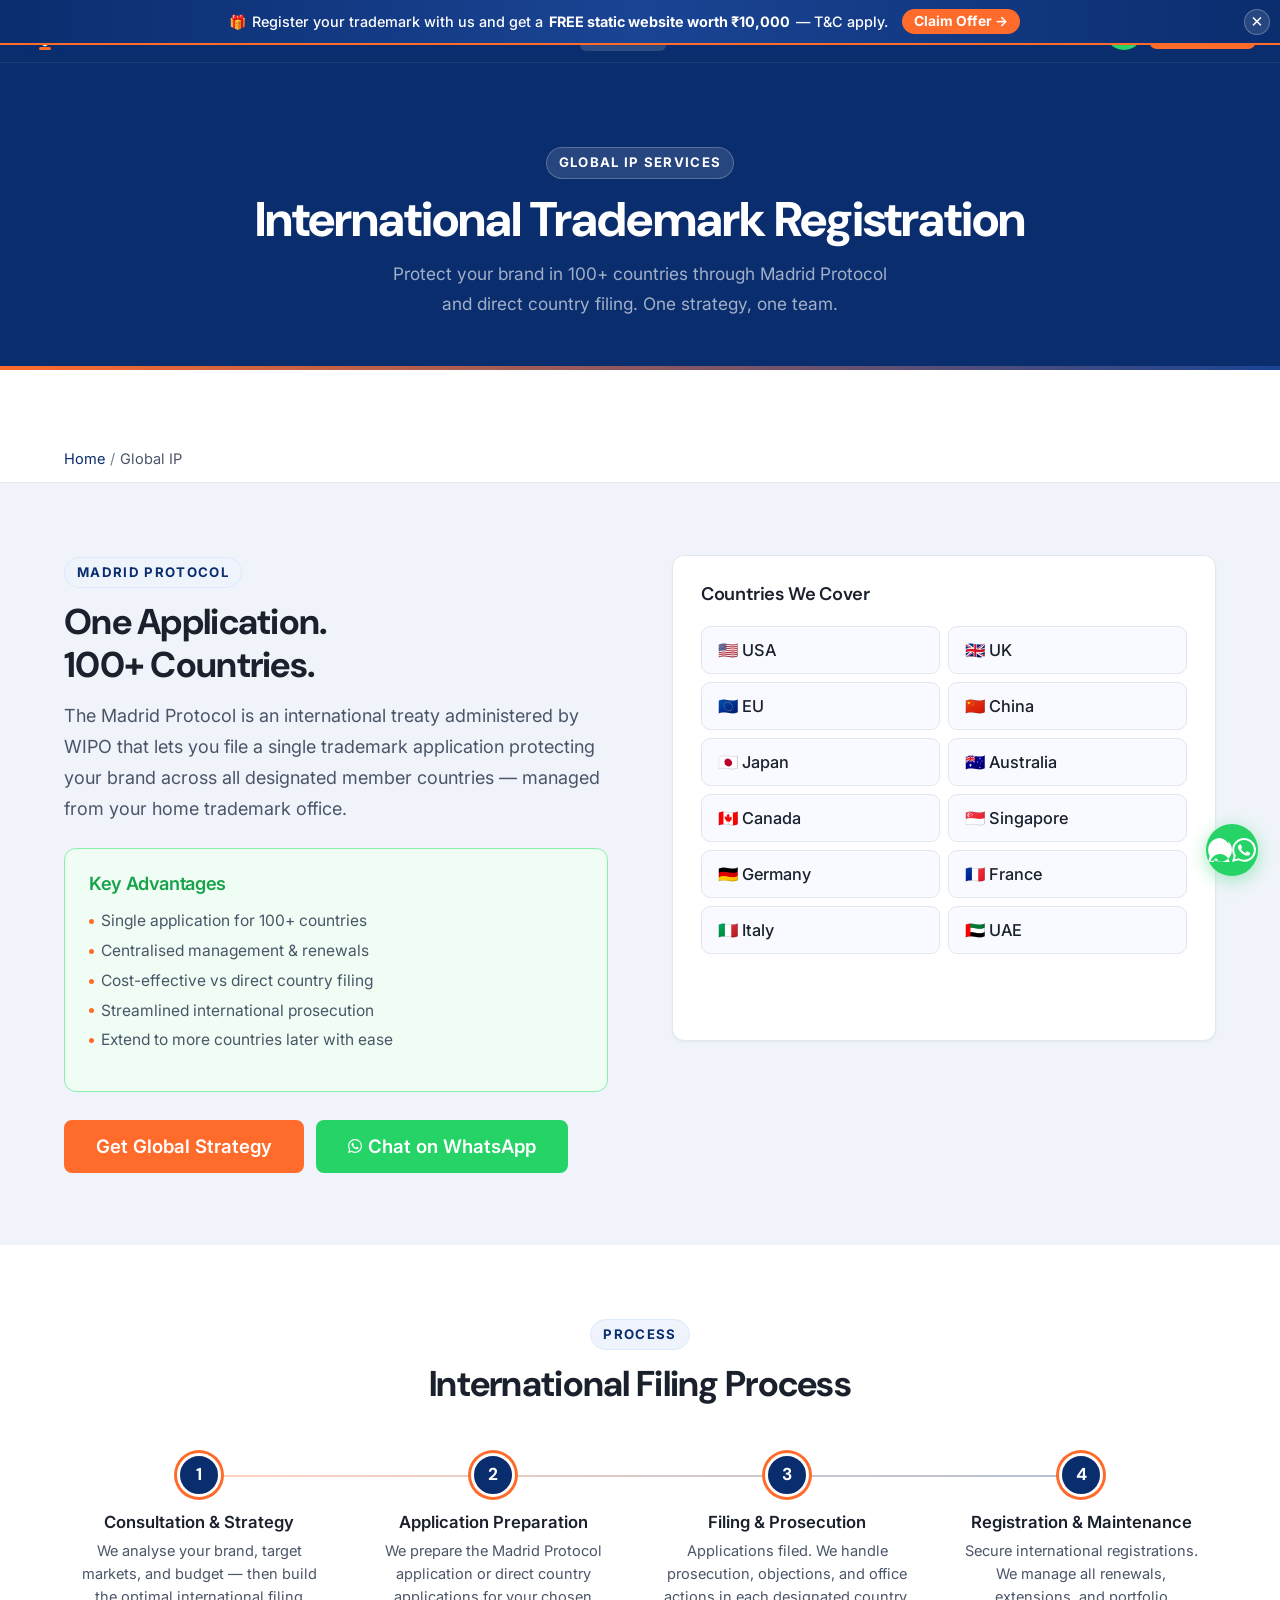
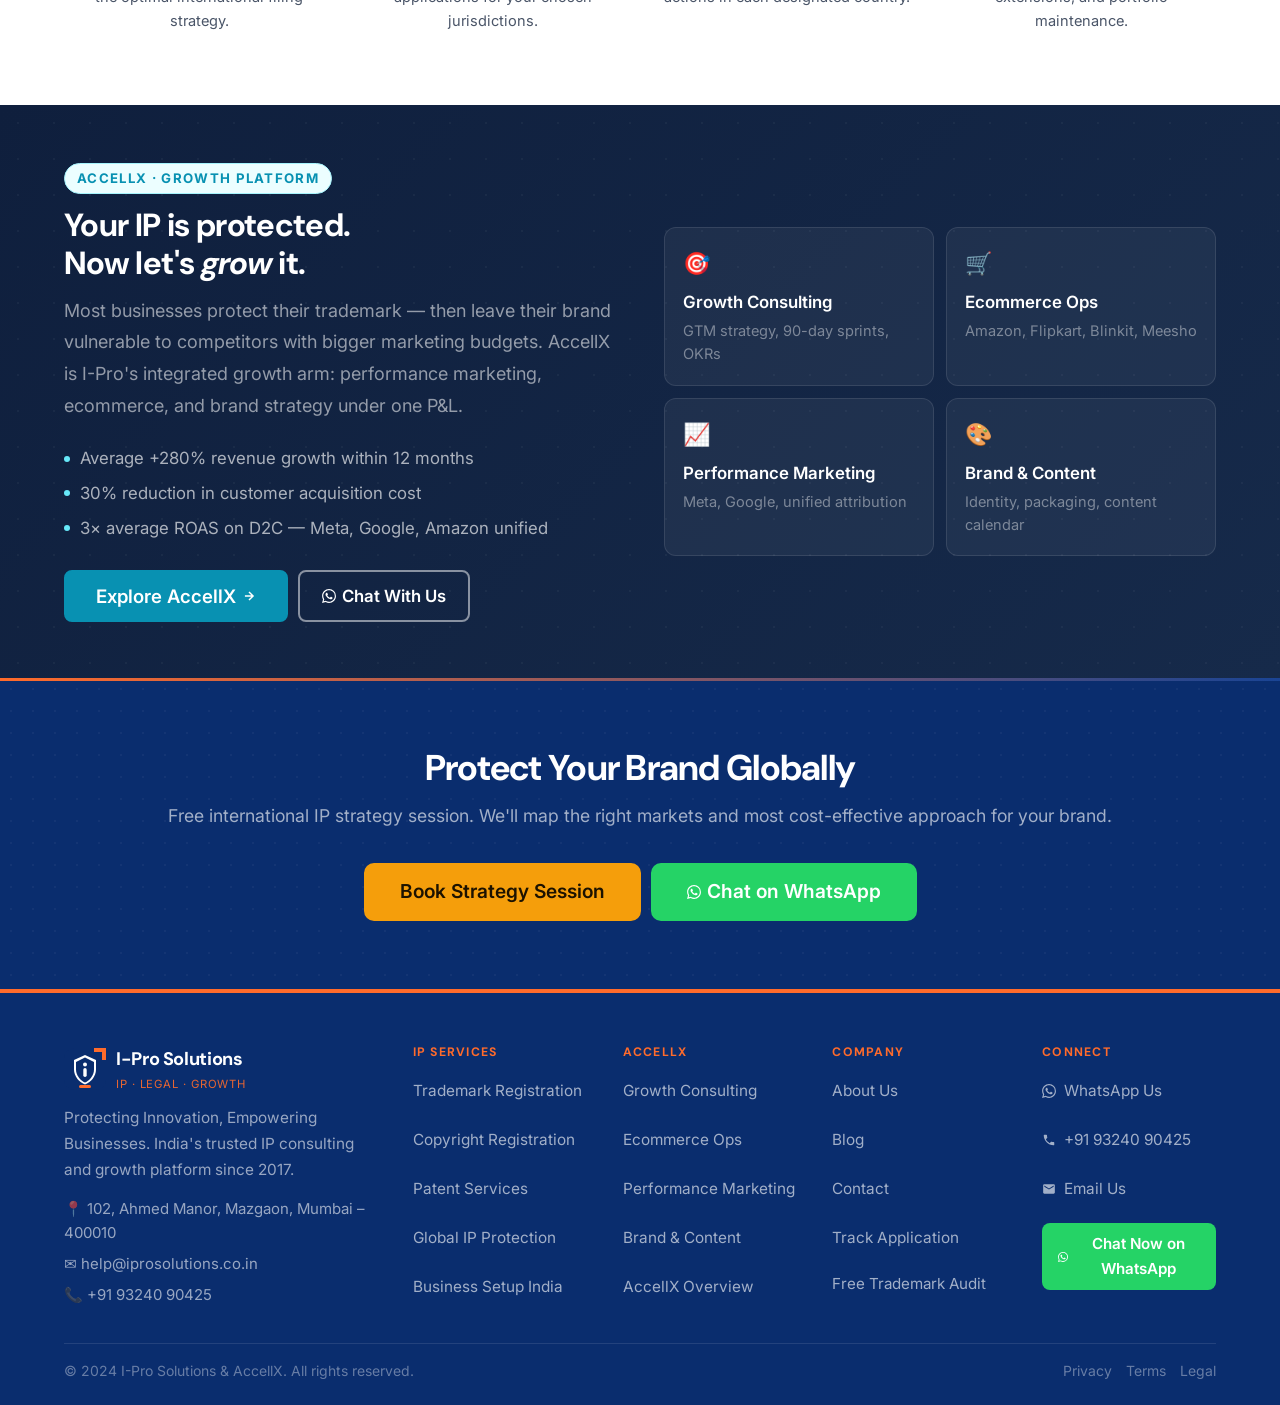
<file: pages/global-tm.html>
<!DOCTYPE html>
<html lang="en">
<head>
<meta charset="UTF-8"/>
<meta name="viewport" content="width=device-width,initial-scale=1.0"/>
<title>International Trademark Registration | Madrid Protocol | 100+ Countries</title>
<meta name="description" content="Protect your brand globally. Madrid Protocol filing, direct country applications, USA, UK, EU, China. Single application, 100+ countries."/>
<link rel="preconnect" href="https://fonts.googleapis.com"/>
<link href="https://fonts.googleapis.com/css2?family=DM+Sans:ital,opsz,wght@0,9..40,300;0,9..40,400;0,9..40,500;0,9..40,600;0,9..40,700;0,9..40,800;1,9..40,400&family=Inter:wght@300;400;500;600;700&display=swap" rel="stylesheet"/>
<link rel="stylesheet" href="../css/style.css"/>
  <!-- Google Analytics -->
  <script async src="https://www.googletagmanager.com/gtag/js?id=G-0BHHY904RE"></script>
  <script>window.dataLayer=window.dataLayer||[];function gtag(){dataLayer.push(arguments);}gtag('js',new Date());gtag('config','G-0BHHY904RE');</script>
  <!-- Microsoft Clarity -->
  <script type="text/javascript">(function(c,l,a,r,i,t,y){c[a]=c[a]||function(){(c[a].q=c[a].q||[]).push(arguments)};t=l.createElement(r);t.async=1;t.src="https://www.clarity.ms/tag/"+i;y=l.getElementsByTagName(r)[0];y.parentNode.insertBefore(t,y)})(window,document,"clarity","script","w06bbfz67f");</script>
<script type="application/ld+json">
{
  "@context":"https://schema.org",
  "@type":"LegalService",
  "name":"I-Pro Solutions",
  "url":"https://iprosolutions.co.in",
  "logo":"https://iprosolutions.co.in/logo.png",
  "description":"India leading IP consulting firm. Trademark registration from Rs 6999. Copyright, patent, global IP protection and AccellX growth platform.",
  "telephone":"+91-93240-90425",
  "email":"help@iprosolutions.co.in",
  "address":{
    "@type":"PostalAddress",
    "streetAddress":"102, Ahmed Manor, Mazgaon",
    "addressLocality":"Mumbai",
    "addressRegion":"Maharashtra",
    "postalCode":"400010",
    "addressCountry":"IN"
  },
  "geo":{"@type":"GeoCoordinates","latitude":18.9647,"longitude":72.8378},
  "openingHoursSpecification":[
    {"@type":"OpeningHoursSpecification","dayOfWeek":["Monday","Tuesday","Wednesday","Thursday","Friday"],"opens":"09:00","closes":"18:00"},
    {"@type":"OpeningHoursSpecification","dayOfWeek":["Saturday"],"opens":"10:00","closes":"16:00"}
  ],
  "sameAs":["https://www.linkedin.com/company/ipro-solutions"],
  "priceRange":"₹₹",
  "areaServed":"IN",
  "hasOfferCatalog":{
    "@type":"OfferCatalog",
    "name":"IP Services",
    "itemListElement":[
      {"@type":"Offer","itemOffered":{"@type":"Service","name":"Trademark Registration","description":"Complete trademark registration from Rs 6999 including government fee"}},
      {"@type":"Offer","itemOffered":{"@type":"Service","name":"Copyright Registration"}},
      {"@type":"Offer","itemOffered":{"@type":"Service","name":"Patent Filing"}}
    ]
  }
}
</script>
</head>
<body>
<!-- ═══ PROMO BAR — Edit text here to update offers ═══
     Change the text between the <strong> tags and the <a> href/text to update.
     The bar shows once per session and can be dismissed with the ✕ button.     -->
<a href="#main-content" class="skip-link">Skip to main content</a>
<div id="promo-bar" class="promo-bar" style="display:none">
  <span class="promo-bar-inner">
    <span class="promo-bar-icon">🎁</span>
    Register your trademark with us and get a <strong>FREE static website worth ₹10,000</strong> — T&amp;C apply.
    <a href="#" data-modal="lead" class="promo-bar-cta">Claim Offer →</a>
  </span>
  <button class="promo-bar-x" id="promo-bar-x" aria-label="Close">✕</button>
</div>
<nav class="nav" id="main-nav">
  <div class="nav-inner">
    <a href="../index.html" class="logo">
      <svg class="logo-svg" width="42" height="42" viewBox="0 0 42 42" fill="none" xmlns="http://www.w3.org/2000/svg" aria-label="I-Pro Solutions">
  <!-- Outer rounded square, deep blue -->
  <rect width="42" height="42" rx="10" fill="#0a2d6e"/>
  <!-- Orange accent top-right corner bar -->
  <rect x="30" y="0" width="12" height="4" rx="0" fill="#ff6b2b"/>
  <rect x="38" y="0" width="4" height="12" rx="0" fill="#ff6b2b"/>
  <!-- Shield body, white solid -->
  <path d="M21 7L10 12V21.5C10 28.5 15.5 34.5 21 36.5C26.5 34.5 32 28.5 32 21.5V12L21 7Z" fill="white"/>
  <!-- Shield inner blue fill -->
  <path d="M21 9.5L12 14V21.5C12 27.5 16.5 32.8 21 34.5C25.5 32.8 30 27.5 30 21.5V14L21 9.5Z" fill="#0a2d6e"/>
  <!-- Letter i — dot -->
  <circle cx="21" cy="16.5" r="2" fill="white"/>
  <!-- Letter i — stem -->
  <rect x="19.3" y="20" width="3.4" height="9" rx="1.7" fill="white"/>
  <!-- Orange underline accent -->
  <rect x="15" y="37" width="12" height="3" rx="1.5" fill="#ff6b2b"/>
</svg>
      <div class="logo-text-wrap">
        <div class="logo-name">I-Pro Solutions</div>
        <div class="logo-tag">IP · Legal · Growth</div>
      </div>
    </a>
    <ul class="nav-links" id="nav-links" role="navigation" aria-label="Main navigation">
      <li><a href="../index.html"                  class="nav-link">Home</a></li>
      <li><a href="trademarks.html"                class="nav-link">Trademarks</a></li>
      <li><a href="copyright.html"                 class="nav-link">Copyright</a></li>
      <li><a href="patents.html"                   class="nav-link">Patents</a></li>
      <li><a href="global-tm.html"                 class="nav-link active">Global IP</a></li>
      <li><a href="business-setup.html"            class="nav-link">Biz Setup</a></li>
      <div class="nav-divider"></div>
      <li><a href="accellx.html"                   class="nav-link" class="nav-link" style="color:#14b8a6">AccellX ✦</a></li>
      <div class="nav-divider"></div>
      <li><a href="blog.html"                      class="nav-link">Blog</a></li>
      <li><a href="about.html"                     class="nav-link">About</a></li>
      <li><a href="contact.html"                   class="nav-link">Contact</a></li>
</ul>
    <div class="nav-actions">
      <a href="#" class="btn-wa-icon nav-wa-icon" data-wa="Hi I-Pro! I need help." title="Chat on WhatsApp" aria-label="Chat on WhatsApp"><svg viewBox="0 0 24 24" fill="currentColor" width="18" height="18" aria-hidden="true"><path d="M17.472 14.382c-.297-.149-1.758-.867-2.03-.967-.273-.099-.471-.148-.67.15-.197.297-.767.966-.94 1.164-.173.199-.347.223-.644.075-.297-.15-1.255-.463-2.39-1.475-.883-.788-1.48-1.761-1.653-2.059-.173-.297-.018-.458.13-.606.134-.133.298-.347.446-.52.149-.174.198-.298.298-.497.099-.198.05-.371-.025-.52-.075-.149-.669-1.612-.916-2.207-.242-.579-.487-.5-.669-.51a9.56 9.56 0 00-.57-.01c-.198 0-.52.074-.792.372-.272.297-1.04 1.016-1.04 2.479 0 1.462 1.065 2.875 1.213 3.074.149.198 2.096 3.2 5.077 4.487.709.306 1.262.489 1.694.625.712.227 1.36.195 1.871.118.571-.085 1.758-.719 2.006-1.413.248-.694.248-1.289.173-1.413-.074-.124-.272-.198-.57-.347m-5.421 7.403h-.004a9.87 9.87 0 01-5.031-1.378l-.361-.214-3.741.982.998-3.648-.235-.374a9.86 9.86 0 01-1.51-5.26c.001-5.45 4.436-9.884 9.888-9.884 2.64 0 5.122 1.03 6.988 2.898a9.825 9.825 0 012.893 6.994c-.003 5.45-4.437 9.884-9.885 9.884m8.413-18.297A11.815 11.815 0 0012.05 0C5.495 0 .16 5.335.157 11.892c0 2.096.547 4.142 1.588 5.945L.057 24l6.305-1.654a11.882 11.882 0 005.683 1.448h.005c6.554 0 11.89-5.335 11.893-11.893a11.821 11.821 0 00-3.48-8.413z"/></svg></a>
      <button class="btn btn-gold btn-sm hide-mob" data-modal="lead" aria-haspopup="dialog">Free Audit</button>
    </div>
    <button class="nav-ham" id="nav-ham" aria-label="Open menu" aria-expanded="false" aria-controls="nav-links"><span></span><span></span><span></span></button>
  </div>
</nav>

<div class="page-hdr">
  <div class="hero-mesh"><div class="hero-orb orb1"></div><div class="hero-orb orb2"></div></div>
  <div class="hero-grid"></div>
  <div class="container page-hdr-inner">
    <div class="eyebrow white mb16">Global IP Services</div>
    <h1>International Trademark Registration</h1>
    <p class="mt12">Protect your brand in 100+ countries through Madrid Protocol and direct country filing. One strategy, one team.</p>
  </div>
</div><div class="bc" style="margin-top:68px"><div class="container"><div class="bc-inner"><a href="../index.html">Home</a> <span style="color:var(--text4)">/</span> <span style="color:var(--text3)">Global IP</span></div></div></div>
<section class="section alt">
  <div class="container">
    <div class="grid2" style="gap:64px;align-items:start">
      <div class="reveal-left">
        <div class="eyebrow blue mb16">Madrid Protocol</div>
        <h2 class="sec-title" style="margin-bottom:14px">One Application.<br/>100+ Countries.</h2>
        <p style="margin-bottom:24px">The Madrid Protocol is an international treaty administered by WIPO that lets you file a single trademark application protecting your brand across all designated member countries — managed from your home trademark office.</p>
        <div style="background:#f0fdf4;border:1px solid #86efac;border-radius:var(--rl);padding:24px;margin-bottom:28px">
          <h4 style="margin-bottom:14px;color:var(--green)">Key Advantages</h4>
          <div class="feat-list">
            <div class="feat-item">Single application for 100+ countries</div>
            <div class="feat-item">Centralised management &amp; renewals</div>
            <div class="feat-item">Cost-effective vs direct country filing</div>
            <div class="feat-item">Streamlined international prosecution</div>
            <div class="feat-item">Extend to more countries later with ease</div>
          </div>
        </div>
        <div style="display:flex;gap:12px;flex-wrap:wrap">
          <button class="btn btn-primary btn-lg" data-modal="lead" aria-haspopup="dialog">Get Global Strategy</button>
          <a href="#" class="btn btn-wa btn-lg" data-wa="Hi! I want international trademark protection via Madrid Protocol."><svg viewBox="0 0 24 24" fill="currentColor" width="14" height="14"><path d="M17.472 14.382c-.297-.149-1.758-.867-2.03-.967-.273-.099-.471-.148-.67.15-.197.297-.767.966-.94 1.164-.173.199-.347.223-.644.075-.297-.15-1.255-.463-2.39-1.475-.883-.788-1.48-1.761-1.653-2.059-.173-.297-.018-.458.13-.606.134-.133.298-.347.446-.52.149-.174.198-.298.298-.497.099-.198.05-.371-.025-.52-.075-.149-.669-1.612-.916-2.207-.242-.579-.487-.5-.669-.51a9.56 9.56 0 00-.57-.01c-.198 0-.52.074-.792.372-.272.297-1.04 1.016-1.04 2.479 0 1.462 1.065 2.875 1.213 3.074.149.198 2.096 3.2 5.077 4.487.709.306 1.262.489 1.694.625.712.227 1.36.195 1.871.118.571-.085 1.758-.719 2.006-1.413.248-.694.248-1.289.173-1.413-.074-.124-.272-.198-.57-.347m-5.421 7.403h-.004a9.87 9.87 0 01-5.031-1.378l-.361-.214-3.741.982.998-3.648-.235-.374a9.86 9.86 0 01-1.51-5.26c.001-5.45 4.436-9.884 9.888-9.884 2.64 0 5.122 1.03 6.988 2.898a9.825 9.825 0 012.893 6.994c-.003 5.45-4.437 9.884-9.885 9.884m8.413-18.297A11.815 11.815 0 0012.05 0C5.495 0 .16 5.335.157 11.892c0 2.096.547 4.142 1.588 5.945L.057 24l6.305-1.654a11.882 11.882 0 005.683 1.448h.005c6.554 0 11.89-5.335 11.893-11.893a11.821 11.821 0 00-3.48-8.413z"/></svg> Chat on WhatsApp</a>
        </div>
      </div>
      <div class="reveal-right">
        <div class="card" style="padding:28px">
          <h4 style="margin-bottom:20px;font-family:var(--fh)">Countries We Cover</h4>
          <div style="display:grid;grid-template-columns:1fr 1fr;gap:8px"><div style="display:flex;align-items:center;gap:8px;background:#f8faff;border:1px solid var(--border);padding:10px 16px;border-radius:9px;font-size:.85rem;font-weight:500">🇺🇸 USA</div><div style="display:flex;align-items:center;gap:8px;background:#f8faff;border:1px solid var(--border);padding:10px 16px;border-radius:9px;font-size:.85rem;font-weight:500">🇬🇧 UK</div><div style="display:flex;align-items:center;gap:8px;background:#f8faff;border:1px solid var(--border);padding:10px 16px;border-radius:9px;font-size:.85rem;font-weight:500">🇪🇺 EU</div><div style="display:flex;align-items:center;gap:8px;background:#f8faff;border:1px solid var(--border);padding:10px 16px;border-radius:9px;font-size:.85rem;font-weight:500">🇨🇳 China</div><div style="display:flex;align-items:center;gap:8px;background:#f8faff;border:1px solid var(--border);padding:10px 16px;border-radius:9px;font-size:.85rem;font-weight:500">🇯🇵 Japan</div><div style="display:flex;align-items:center;gap:8px;background:#f8faff;border:1px solid var(--border);padding:10px 16px;border-radius:9px;font-size:.85rem;font-weight:500">🇦🇺 Australia</div><div style="display:flex;align-items:center;gap:8px;background:#f8faff;border:1px solid var(--border);padding:10px 16px;border-radius:9px;font-size:.85rem;font-weight:500">🇨🇦 Canada</div><div style="display:flex;align-items:center;gap:8px;background:#f8faff;border:1px solid var(--border);padding:10px 16px;border-radius:9px;font-size:.85rem;font-weight:500">🇸🇬 Singapore</div><div style="display:flex;align-items:center;gap:8px;background:#f8faff;border:1px solid var(--border);padding:10px 16px;border-radius:9px;font-size:.85rem;font-weight:500">🇩🇪 Germany</div><div style="display:flex;align-items:center;gap:8px;background:#f8faff;border:1px solid var(--border);padding:10px 16px;border-radius:9px;font-size:.85rem;font-weight:500">🇫🇷 France</div><div style="display:flex;align-items:center;gap:8px;background:#f8faff;border:1px solid var(--border);padding:10px 16px;border-radius:9px;font-size:.85rem;font-weight:500">🇮🇹 Italy</div><div style="display:flex;align-items:center;gap:8px;background:#f8faff;border:1px solid var(--border);padding:10px 16px;border-radius:9px;font-size:.85rem;font-weight:500">🇦🇪 UAE</div>
            <div style="background:linear-gradient(135deg,var(--blue),var(--teal));padding:12px 16px;border-radius:9px;font-size:.85rem;font-weight:600;color:#fff;grid-column:span 2;text-align:center">+ 90 more Madrid Protocol member countries</div>
          </div>
        </div>
      </div>
    </div>
  </div>
</section>
<section class="section">
  <div class="container">
    <div class="text-center mb48 reveal"><div class="eyebrow blue">Process</div><h2 class="sec-title">International Filing Process</h2></div>
    <div class="process-grid reveal">
      <div class="process-step"><div class="ps-num">1</div><div class="ps-title">Consultation &amp; Strategy</div><p class="ps-desc">We analyse your brand, target markets, and budget — then build the optimal international filing strategy.</p></div>
      <div class="process-step"><div class="ps-num">2</div><div class="ps-title">Application Preparation</div><p class="ps-desc">We prepare the Madrid Protocol application or direct country applications for your chosen jurisdictions.</p></div>
      <div class="process-step"><div class="ps-num">3</div><div class="ps-title">Filing &amp; Prosecution</div><p class="ps-desc">Applications filed. We handle prosecution, objections, and office actions in each designated country.</p></div>
      <div class="process-step"><div class="ps-num">4</div><div class="ps-title">Registration &amp; Maintenance</div><p class="ps-desc">Secure international registrations. We manage all renewals, extensions, and portfolio maintenance.</p></div>
    </div>
  </div>
</section>


<section style="background:linear-gradient(135deg,#0f1f3d 0%,#162a4a 100%);padding:56px 0;position:relative;overflow:hidden">
  <div style="position:absolute;inset:0;background-image:radial-gradient(rgba(255,255,255,.04) 1px,transparent 1px);background-size:36px 36px;pointer-events:none"></div>
  <div class="container" style="position:relative;z-index:1">
    <div style="display:grid;grid-template-columns:1fr 1fr;gap:48px;align-items:center" class="grid2-hook">
      <div class="reveal-left">
        <div class="eyebrow teal mb12">AccellX · Growth Platform</div>
        <h2 style="color:#fff;margin-bottom:12px;font-size:clamp(1.4rem,2.5vw,1.9rem)">Your IP is protected.<br/>Now let's <em>grow</em> it.</h2>
        <p style="color:rgba(255,255,255,.55);margin-bottom:24px;line-height:1.75">Most businesses protect their trademark — then leave their brand vulnerable to competitors with bigger marketing budgets. AccellX is I-Pro's integrated growth arm: performance marketing, ecommerce, and brand strategy under one P&amp;L.</p>
        <div style="display:flex;flex-direction:column;gap:8px;margin-bottom:28px">
          <div style="display:flex;align-items:center;gap:10px;font-size:.875rem;color:rgba(255,255,255,.65)">
            <span style="width:6px;height:6px;border-radius:50%;background:#67e8f9;flex-shrink:0"></span>Average +280% revenue growth within 12 months
          </div>
          <div style="display:flex;align-items:center;gap:10px;font-size:.875rem;color:rgba(255,255,255,.65)">
            <span style="width:6px;height:6px;border-radius:50%;background:#67e8f9;flex-shrink:0"></span>30% reduction in customer acquisition cost
          </div>
          <div style="display:flex;align-items:center;gap:10px;font-size:.875rem;color:rgba(255,255,255,.65)">
            <span style="width:6px;height:6px;border-radius:50%;background:#67e8f9;flex-shrink:0"></span>3× average ROAS on D2C — Meta, Google, Amazon unified
          </div>
        </div>
        <div style="display:flex;gap:10px;flex-wrap:wrap">
          <a href="accellx.html" class="btn btn-teal btn-lg">Explore AccellX <svg fill="none" viewBox="0 0 24 24" stroke="currentColor" stroke-width="2.5" width="15" height="15"><path d="M5 12h14M12 5l7 7-7 7"/></svg></a>
          <a href="#" class="btn btn-outline-white" data-wa="Hi! I want to know more about AccellX growth services."><svg viewBox="0 0 24 24" fill="currentColor" width="14" height="14"><path d="M17.472 14.382c-.297-.149-1.758-.867-2.03-.967-.273-.099-.471-.148-.67.15-.197.297-.767.966-.94 1.164-.173.199-.347.223-.644.075-.297-.15-1.255-.463-2.39-1.475-.883-.788-1.48-1.761-1.653-2.059-.173-.297-.018-.458.13-.606.134-.133.298-.347.446-.52.149-.174.198-.298.298-.497.099-.198.05-.371-.025-.52-.075-.149-.669-1.612-.916-2.207-.242-.579-.487-.5-.669-.51a9.56 9.56 0 00-.57-.01c-.198 0-.52.074-.792.372-.272.297-1.04 1.016-1.04 2.479 0 1.462 1.065 2.875 1.213 3.074.149.198 2.096 3.2 5.077 4.487.709.306 1.262.489 1.694.625.712.227 1.36.195 1.871.118.571-.085 1.758-.719 2.006-1.413.248-.694.248-1.289.173-1.413-.074-.124-.272-.198-.57-.347m-5.421 7.403h-.004a9.87 9.87 0 01-5.031-1.378l-.361-.214-3.741.982.998-3.648-.235-.374a9.86 9.86 0 01-1.51-5.26c.001-5.45 4.436-9.884 9.888-9.884 2.64 0 5.122 1.03 6.988 2.898a9.825 9.825 0 012.893 6.994c-.003 5.45-4.437 9.884-9.885 9.884m8.413-18.297A11.815 11.815 0 0012.05 0C5.495 0 .16 5.335.157 11.892c0 2.096.547 4.142 1.588 5.945L.057 24l6.305-1.654a11.882 11.882 0 005.683 1.448h.005c6.554 0 11.89-5.335 11.893-11.893a11.821 11.821 0 00-3.48-8.413z"/></svg> Chat With Us</a>
        </div>
      </div>
      <div class="reveal-right">
        <div style="display:grid;grid-template-columns:1fr 1fr;gap:12px">
          <a href="accellx.html#consulting" style="background:rgba(255,255,255,.05);border:1px solid rgba(255,255,255,.1);border-radius:12px;padding:18px;transition:all .2s;text-decoration:none;display:block" onmouseover="this.style.background='rgba(255,255,255,.09)'" onmouseout="this.style.background='rgba(255,255,255,.05)'">
            <div style="font-size:22px;margin-bottom:8px">🎯</div>
            <div style="font-weight:600;font-size:.88rem;color:#fff;margin-bottom:4px">Growth Consulting</div>
            <div style="font-size:.76rem;color:rgba(255,255,255,.42)">GTM strategy, 90-day sprints, OKRs</div>
          </a>
          <a href="accellx.html#ecommerce" style="background:rgba(255,255,255,.05);border:1px solid rgba(255,255,255,.1);border-radius:12px;padding:18px;transition:all .2s;text-decoration:none;display:block" onmouseover="this.style.background='rgba(255,255,255,.09)'" onmouseout="this.style.background='rgba(255,255,255,.05)'">
            <div style="font-size:22px;margin-bottom:8px">🛒</div>
            <div style="font-weight:600;font-size:.88rem;color:#fff;margin-bottom:4px">Ecommerce Ops</div>
            <div style="font-size:.76rem;color:rgba(255,255,255,.42)">Amazon, Flipkart, Blinkit, Meesho</div>
          </a>
          <a href="accellx.html#marketing" style="background:rgba(255,255,255,.05);border:1px solid rgba(255,255,255,.1);border-radius:12px;padding:18px;transition:all .2s;text-decoration:none;display:block" onmouseover="this.style.background='rgba(255,255,255,.09)'" onmouseout="this.style.background='rgba(255,255,255,.05)'">
            <div style="font-size:22px;margin-bottom:8px">📈</div>
            <div style="font-weight:600;font-size:.88rem;color:#fff;margin-bottom:4px">Performance Marketing</div>
            <div style="font-size:.76rem;color:rgba(255,255,255,.42)">Meta, Google, unified attribution</div>
          </a>
          <a href="accellx.html#brand" style="background:rgba(255,255,255,.05);border:1px solid rgba(255,255,255,.1);border-radius:12px;padding:18px;transition:all .2s;text-decoration:none;display:block" onmouseover="this.style.background='rgba(255,255,255,.09)'" onmouseout="this.style.background='rgba(255,255,255,.05)'">
            <div style="font-size:22px;margin-bottom:8px">🎨</div>
            <div style="font-weight:600;font-size:.88rem;color:#fff;margin-bottom:4px">Brand &amp; Content</div>
            <div style="font-size:.76rem;color:rgba(255,255,255,.42)">Identity, packaging, content calendar</div>
          </a>
        </div>
      </div>
    </div>
  </div>
</section>
<section class="cta-strip">
  <div class="hero-mesh"><div class="hero-orb orb1" style="opacity:.5"></div><div class="hero-orb orb2" style="opacity:.5"></div></div>
  <div class="hero-grid"></div>
  <div class="container cta-strip-inner">
    <h2 class="reveal" style="color:#fff">Protect Your Brand Globally</h2>
    <p class="reveal mt12">Free international IP strategy session. We'll map the right markets and most cost-effective approach for your brand.</p>
    <div class="cta-strip-btns reveal mt32">
      <button class="btn btn-gold btn-xl" data-modal="lead" aria-haspopup="dialog">Book Strategy Session</button>
      <a href="#" class="btn btn-wa btn-outline-white btn-xl" data-wa="Hi! I want to protect my trademark internationally."><svg viewBox="0 0 24 24" fill="currentColor" width="14" height="14"><path d="M17.472 14.382c-.297-.149-1.758-.867-2.03-.967-.273-.099-.471-.148-.67.15-.197.297-.767.966-.94 1.164-.173.199-.347.223-.644.075-.297-.15-1.255-.463-2.39-1.475-.883-.788-1.48-1.761-1.653-2.059-.173-.297-.018-.458.13-.606.134-.133.298-.347.446-.52.149-.174.198-.298.298-.497.099-.198.05-.371-.025-.52-.075-.149-.669-1.612-.916-2.207-.242-.579-.487-.5-.669-.51a9.56 9.56 0 00-.57-.01c-.198 0-.52.074-.792.372-.272.297-1.04 1.016-1.04 2.479 0 1.462 1.065 2.875 1.213 3.074.149.198 2.096 3.2 5.077 4.487.709.306 1.262.489 1.694.625.712.227 1.36.195 1.871.118.571-.085 1.758-.719 2.006-1.413.248-.694.248-1.289.173-1.413-.074-.124-.272-.198-.57-.347m-5.421 7.403h-.004a9.87 9.87 0 01-5.031-1.378l-.361-.214-3.741.982.998-3.648-.235-.374a9.86 9.86 0 01-1.51-5.26c.001-5.45 4.436-9.884 9.888-9.884 2.64 0 5.122 1.03 6.988 2.898a9.825 9.825 0 012.893 6.994c-.003 5.45-4.437 9.884-9.885 9.884m8.413-18.297A11.815 11.815 0 0012.05 0C5.495 0 .16 5.335.157 11.892c0 2.096.547 4.142 1.588 5.945L.057 24l6.305-1.654a11.882 11.882 0 005.683 1.448h.005c6.554 0 11.89-5.335 11.893-11.893a11.821 11.821 0 00-3.48-8.413z"/></svg> Chat on WhatsApp</a>
    </div>
  </div>
</section>
<!-- footer -->
<footer class="footer">
  <div class="container">
    <div class="footer-grid">
      <div>
        <div class="footer-brand-row" style="grid-column:1/-1">
          <svg class="logo-svg" width="42" height="42" viewBox="0 0 42 42" fill="none" xmlns="http://www.w3.org/2000/svg" aria-label="I-Pro Solutions">
  <!-- Outer rounded square, deep blue -->
  <rect width="42" height="42" rx="10" fill="#0a2d6e"/>
  <!-- Orange accent top-right corner bar -->
  <rect x="30" y="0" width="12" height="4" rx="0" fill="#ff6b2b"/>
  <rect x="38" y="0" width="4" height="12" rx="0" fill="#ff6b2b"/>
  <!-- Shield body, white solid -->
  <path d="M21 7L10 12V21.5C10 28.5 15.5 34.5 21 36.5C26.5 34.5 32 28.5 32 21.5V12L21 7Z" fill="white"/>
  <!-- Shield inner blue fill -->
  <path d="M21 9.5L12 14V21.5C12 27.5 16.5 32.8 21 34.5C25.5 32.8 30 27.5 30 21.5V14L21 9.5Z" fill="#0a2d6e"/>
  <!-- Letter i — dot -->
  <circle cx="21" cy="16.5" r="2" fill="white"/>
  <!-- Letter i — stem -->
  <rect x="19.3" y="20" width="3.4" height="9" rx="1.7" fill="white"/>
  <!-- Orange underline accent -->
  <rect x="15" y="37" width="12" height="3" rx="1.5" fill="#ff6b2b"/>
</svg>
          <div>
            <div class="footer-brand-name">I-Pro Solutions</div>
            <div class="footer-brand-sub">IP · Legal · Growth</div>
          </div>
        </div>
        <p class="footer-brand-desc">Protecting Innovation, Empowering Businesses. India's trusted IP consulting and growth platform since 2017.</p>
        <div class="footer-contacts">
          <span>📍 102, Ahmed Manor, Mazgaon, Mumbai – 400010</span>
          <a href="mailto:help@iprosolutions.co.in">✉ help@iprosolutions.co.in</a>
          <a href="tel:+919324090425">📞 +91 93240 90425</a>
        </div>
      </div>
      <div class="fcol"><h5>IP Services</h5><ul>
        <li><a href="trademarks.html">Trademark Registration</a></li>
        <li><a href="copyright.html">Copyright Registration</a></li>
        <li><a href="patents.html">Patent Services</a></li>
        <li><a href="global-tm.html">Global IP Protection</a></li>
        <li><a href="business-setup.html">Business Setup India</a></li>
      </ul></div>
      <div class="fcol"><h5>AccellX</h5><ul>
        <li><a href="accellx.html#consulting">Growth Consulting</a></li>
        <li><a href="accellx.html#ecommerce">Ecommerce Ops</a></li>
        <li><a href="accellx.html#marketing">Performance Marketing</a></li>
        <li><a href="accellx.html#brand">Brand &amp; Content</a></li>
        <li><a href="accellx.html">AccellX Overview</a></li>
      </ul></div>
      <div class="fcol"><h5>Company</h5><ul>
        <li><a href="about.html">About Us</a></li>
        <li><a href="blog.html">Blog</a></li>
        <li><a href="contact.html">Contact</a></li>
        <li><a href="contact.html#track">Track Application</a></li>
        <li><button data-modal="lead" aria-haspopup="dialog">Free Trademark Audit</button></li>
      </ul></div>
            <div class="fcol">
        <h5>Connect</h5>
        <ul>
          <li><a href="#" data-wa="Hi I-Pro! I want to connect.">
            <svg width="14" height="14" viewBox="0 0 24 24" fill="currentColor"><path d="M17.472 14.382c-.297-.149-1.758-.867-2.03-.967-.273-.099-.471-.148-.67.15-.197.297-.767.966-.94 1.164-.173.199-.347.223-.644.075-.297-.15-1.255-.463-2.39-1.475-.883-.788-1.48-1.761-1.653-2.059-.173-.297-.018-.458.13-.606.134-.133.298-.347.446-.52.149-.174.198-.298.298-.497.099-.198.05-.371-.025-.52-.075-.149-.669-1.612-.916-2.207-.242-.579-.487-.5-.669-.51a9.56 9.56 0 00-.57-.01c-.198 0-.52.074-.792.372-.272.297-1.04 1.016-1.04 2.479 0 1.462 1.065 2.875 1.213 3.074.149.198 2.096 3.2 5.077 4.487.709.306 1.262.489 1.694.625.712.227 1.36.195 1.871.118.571-.085 1.758-.719 2.006-1.413.248-.694.248-1.289.173-1.413-.074-.124-.272-.198-.57-.347m-5.421 7.403h-.004a9.87 9.87 0 01-5.031-1.378l-.361-.214-3.741.982.998-3.648-.235-.374a9.86 9.86 0 01-1.51-5.26c.001-5.45 4.436-9.884 9.888-9.884 2.64 0 5.122 1.03 6.988 2.898a9.825 9.825 0 012.893 6.994c-.003 5.45-4.437 9.884-9.885 9.884m8.413-18.297A11.815 11.815 0 0012.05 0C5.495 0 .16 5.335.157 11.892c0 2.096.547 4.142 1.588 5.945L.057 24l6.305-1.654a11.882 11.882 0 005.683 1.448h.005c6.554 0 11.89-5.335 11.893-11.893a11.821 11.821 0 00-3.48-8.413z"/></svg>
            WhatsApp Us
          </a></li>
          <li><a href="tel:+919324090425">
            <svg width="14" height="14" viewBox="0 0 24 24" fill="currentColor"><path d="M6.62 10.79c1.44 2.83 3.76 5.14 6.59 6.59l2.2-2.2c.27-.27.67-.36 1.02-.24 1.12.37 2.33.57 3.57.57.55 0 1 .45 1 1V20c0 .55-.45 1-1 1-9.39 0-17-7.61-17-17 0-.55.45-1 1-1h3.5c.55 0 1 .45 1 1 0 1.25.2 2.45.57 3.57.11.35.03.74-.25 1.02l-2.2 2.2z"/></svg>
            +91 93240 90425
          </a></li>
          <li><a href="mailto:help@iprosolutions.co.in">
            <svg width="14" height="14" viewBox="0 0 24 24" fill="currentColor"><path d="M20 4H4c-1.1 0-2 .9-2 2v12c0 1.1.9 2 2 2h16c1.1 0 2-.9 2-2V6c0-1.1-.9-2-2-2zm0 4l-8 5-8-5V6l8 5 8-5v2z"/></svg>
            Email Us
          </a></li>
        </ul>
        <a href="#" class="footer-connect-btn" data-wa="Hi I-Pro! I need help.">
          <svg width="14" height="14" viewBox="0 0 24 24" fill="currentColor"><path d="M17.472 14.382c-.297-.149-1.758-.867-2.03-.967-.273-.099-.471-.148-.67.15-.197.297-.767.966-.94 1.164-.173.199-.347.223-.644.075-.297-.15-1.255-.463-2.39-1.475-.883-.788-1.48-1.761-1.653-2.059-.173-.297-.018-.458.13-.606.134-.133.298-.347.446-.52.149-.174.198-.298.298-.497.099-.198.05-.371-.025-.52-.075-.149-.669-1.612-.916-2.207-.242-.579-.487-.5-.669-.51a9.56 9.56 0 00-.57-.01c-.198 0-.52.074-.792.372-.272.297-1.04 1.016-1.04 2.479 0 1.462 1.065 2.875 1.213 3.074.149.198 2.096 3.2 5.077 4.487.709.306 1.262.489 1.694.625.712.227 1.36.195 1.871.118.571-.085 1.758-.719 2.006-1.413.248-.694.248-1.289.173-1.413-.074-.124-.272-.198-.57-.347m-5.421 7.403h-.004a9.87 9.87 0 01-5.031-1.378l-.361-.214-3.741.982.998-3.648-.235-.374a9.86 9.86 0 01-1.51-5.26c.001-5.45 4.436-9.884 9.888-9.884 2.64 0 5.122 1.03 6.988 2.898a9.825 9.825 0 012.893 6.994c-.003 5.45-4.437 9.884-9.885 9.884m8.413-18.297A11.815 11.815 0 0012.05 0C5.495 0 .16 5.335.157 11.892c0 2.096.547 4.142 1.588 5.945L.057 24l6.305-1.654a11.882 11.882 0 005.683 1.448h.005c6.554 0 11.89-5.335 11.893-11.893a11.821 11.821 0 00-3.48-8.413z"/></svg>
          Chat Now on WhatsApp
        </a>
      </div>
    </div>
    <div class="footer-bottom">
      <span>© 2024 I-Pro Solutions &amp; AccellX. All rights reserved.</span>
      <div class="footer-links"><a href="#">Privacy</a><a href="#">Terms</a><a href="#">Legal</a></div>
    </div>
  </div>
</footer>
<a href="#" class="wa-fab" data-wa="Hi I-Pro! I need help." aria-label="WhatsApp"><svg viewBox="0 0 24 24" fill="currentColor" width="28" height="28"><path d="M17.472 28.382c-.297-.289-1.758-.867-2.03-.967-.273-.099-.471-.288-.67.15-.197.297-.767.966-.94 1.164-.173.199-.347.223-.644.075-.297-.15-1.255-.463-2.39-1.475-.883-.788-1.48-1.761-1.653-2.059-.173-.297-.018-.458.13-.606.134-.133.298-.347.446-.52.289-.174.198-.298.298-.497.099-.198.05-.371-.025-.52-.075-.289-.669-1.612-.916-2.207-.242-.579-.487-.5-.669-.51a9.56 9.56 0 00-.57-.01c-.198 0-.52.074-.792.372-.272.297-1.04 1.016-1.04 2.479 0 1.462 1.065 2.875 1.213 3.074.289.198 2.096 3.2 5.077 4.487.709.306 1.262.489 1.694.625.712.227 1.36.195 1.871.118.571-.085 1.758-.719 2.006-1.413.248-.694.248-1.289.173-1.413-.074-.124-.272-.198-.57-.347m-5.421 7.403h-.004a9.87 9.87 0 01-5.031-1.378l-.361-.228-3.741.982.998-3.648-.235-.374a9.86 9.86 0 01-1.51-5.26c.001-5.45 4.436-9.884 9.888-9.884 2.64 0 5.122 1.03 6.988 2.898a9.825 9.825 0 012.893 6.994c-.003 5.45-4.437 9.884-9.885 9.884m8.413-18.297A11.815 11.815 0 0012.05 0C5.495 0 .16 5.335.157 11.892c0 2.096.547 4.282 1.588 5.945L.057 24l6.305-1.654a11.882 11.882 0 005.683 1.448h.005c6.554 0 11.89-5.335 11.893-11.893a11.821 11.821 0 00-3.48-8.413z"/></svg><svg viewBox="0 0 24 24" fill="currentColor"><path d="M17.472 14.382c-.297-.149-1.758-.867-2.03-.967-.273-.099-.471-.148-.67.15-.197.297-.767.966-.94 1.164-.173.199-.347.223-.644.075-.297-.15-1.255-.463-2.39-1.475-.883-.788-1.48-1.761-1.653-2.059-.173-.297-.018-.458.13-.606.134-.133.298-.347.446-.52.149-.174.198-.298.298-.497.099-.198.05-.371-.025-.52-.075-.149-.669-1.612-.916-2.207-.242-.579-.487-.5-.669-.51a9.56 9.56 0 00-.57-.01c-.198 0-.52.074-.792.372-.272.297-1.04 1.016-1.04 2.479 0 1.462 1.065 2.875 1.213 3.074.149.198 2.096 3.2 5.077 4.487.709.306 1.262.489 1.694.625.712.227 1.36.195 1.871.118.571-.085 1.758-.719 2.006-1.413.248-.694.248-1.289.173-1.413-.074-.124-.272-.198-.57-.347m-5.421 7.403h-.004a9.87 9.87 0 01-5.031-1.378l-.361-.214-3.741.982.998-3.648-.235-.374a9.86 9.86 0 01-1.51-5.26c.001-5.45 4.436-9.884 9.888-9.884 2.64 0 5.122 1.03 6.988 2.898a9.825 9.825 0 012.893 6.994c-.003 5.45-4.437 9.884-9.885 9.884m8.413-18.297A11.815 11.815 0 0012.05 0C5.495 0 .16 5.335.157 11.892c0 2.096.547 4.142 1.588 5.945L.057 24l6.305-1.654a11.882 11.882 0 005.683 1.448h.005c6.554 0 11.89-5.335 11.893-11.893a11.821 11.821 0 00-3.48-8.413z"/></svg></a>
<div id="lead-modal" class="modal-ov" role="dialog" aria-modal="true">
  <div class="modal-box">
    <span class="modal-x" id="modal-x">✕</span>
    <div class="eyebrow blue mb16">Free Audit</div>
    <h3 style="margin-bottom:6px;font-family:var(--fh)">Get Your Free Trademark Audit</h3>
    <p style="font-size:.875rem;margin-bottom:22px">Our experts review your brand — no obligation, no spam.</p>
    <form class="ipro-form" action="https://formspree.io/f/xgonqopg" method="POST">
      <input type="hidden" name="_subject" value="Free Audit — I-Pro Solutions"/>
      <div class="form-group"><label class="form-lbl">Full Name *</label><input class="form-inp" type="text" name="name" placeholder="Your name" required/></div>
      <div class="form-group"><label class="form-lbl">Mobile *</label><input class="form-inp" type="tel" name="phone" placeholder="+91 XXXXX XXXXX" required/></div>
      <div class="form-group"><label class="form-lbl">Service</label>
        <select class="form-inp" name="service">
          <option>Trademark Registration</option><option>Copyright</option><option>Patents</option>
          <option>Global IP</option><option>Business Setup</option><option>AccellX Growth</option>
        </select>
      </div>
      <button type="submit" class="btn btn-primary w100 mt8" style="justify-content:center;padding:13px">Request Free Audit →</button>
      <div class="form-ok">✓ We'll call you within 2 hours!</div>
    </form>
  </div>
</div>
<script src="../js/main.js"></script>

<!-- ═══ WELCOME POPUP — appears 10s after page load ═══ -->
<div id="welcome-popup" class="popup-ov" role="dialog" aria-modal="true" aria-label="Special Offer">
  <div class="popup-box">
    <div class="popup-top-bar"></div>
    <div class="popup-hdr">
      <button class="popup-x" id="popup-x" aria-label="Close">✕</button>
      <div class="popup-offer-badge">🎁 Limited Time Offers</div>
      <h2>Protect Your Brand.<br/>Get More — For Free.</h2>
      <p>Two exclusive offers for new clients. No hidden charges. T&amp;C apply.</p>
    </div>
    <div class="popup-offers">
      <div class="popup-offer-tag">
        <div class="icon">🌐</div>
        <div class="label">FREE Static Website<br/>worth ₹10,000</div>
        <div class="value">With any trademark registration</div>
      </div>
      <div class="popup-offer-tag">
        <div class="icon">🔍</div>
        <div class="label">FREE Trademark<br/>Audit &amp; Consultation</div>
        <div class="value">Expert review, no obligation</div>
      </div>
    </div>
    <div class="popup-form">
      <form class="ipro-form" data-form="audit">
        <input type="hidden" name="_subject" value="Website Popup Lead — I-Pro Solutions"/>
        <input type="hidden" name="offer" value="Free Website + Free Audit"/>
        <div class="popup-form-inner">
          <div class="form-group" style="margin-bottom:10px">
            <label class="form-lbl">Full Name *</label>
            <input class="form-inp" type="text" name="name" placeholder="Your name" required/>
          </div>
          <div class="form-group" style="margin-bottom:10px">
            <label class="form-lbl">Mobile *</label>
            <input class="form-inp" type="tel" name="phone" placeholder="+91 XXXXX XXXXX" required/>
          </div>
        </div>
        <div class="form-group" style="margin-bottom:12px">
          <label class="form-lbl">Service Interested In</label>
          <select class="form-inp" name="service">
            <option>Trademark Registration — ₹6,999 (Govt fee included)</option>
            <option>Trademark + FREE Website Bundle</option>
            <option>Free Trademark Audit</option>
            <option>Copyright Registration</option>
            <option>Patent Services</option>
            <option>AccellX Growth Services</option>
          </select>
        </div>
        <button type="submit" class="btn btn-primary w100" style="justify-content:center;padding:12px;font-size:.85rem">
          🎁 Claim My Free Offers →
        </button>
        <div class="form-ok">✓ We'll call you within 2 hours!</div>
        <p class="popup-timer">🔒 No spam · Your privacy is protected · Offers valid for new clients</p>
      </form>
    </div>
  </div>
</div>

<!-- Mobile sticky CTA bar -->
<div class="sticky-cta-bar" role="complementary" aria-label="Quick actions">
  <button class="btn btn-primary" data-modal="lead" aria-haspopup="dialog">Free Audit</button>
  <a href="#" class="btn btn-wa" data-wa="Hi I-Pro! I need help." aria-label="Chat on WhatsApp">
    <svg viewBox="0 0 24 24" fill="currentColor" width="16" height="16" aria-hidden="true"><path d="M17.472 14.382c-.297-.149-1.758-.867-2.03-.967-.273-.099-.471-.148-.67.15-.197.297-.767.966-.94 1.164-.173.199-.347.223-.644.075-.297-.15-1.255-.463-2.39-1.475-.883-.788-1.48-1.761-1.653-2.059-.173-.297-.018-.458.13-.606.134-.133.298-.347.446-.52.149-.174.198-.298.298-.497.099-.198.05-.371-.025-.52-.075-.149-.669-1.612-.916-2.207-.242-.579-.487-.5-.669-.51a9.56 9.56 0 00-.57-.01c-.198 0-.52.074-.792.372-.272.297-1.04 1.016-1.04 2.479 0 1.462 1.065 2.875 1.213 3.074.149.198 2.096 3.2 5.077 4.487.709.306 1.262.489 1.694.625.712.227 1.36.195 1.871.118.571-.085 1.758-.719 2.006-1.413.248-.694.248-1.289.173-1.413-.074-.124-.272-.198-.57-.347m-5.421 7.403h-.004a9.87 9.87 0 01-5.031-1.378l-.361-.214-3.741.982.998-3.648-.235-.374a9.86 9.86 0 01-1.51-5.26c.001-5.45 4.436-9.884 9.888-9.884 2.64 0 5.122 1.03 6.988 2.898a9.825 9.825 0 012.893 6.994c-.003 5.45-4.437 9.884-9.885 9.884m8.413-18.297A11.815 11.815 0 0012.05 0C5.495 0 .16 5.335.157 11.892c0 2.096.547 4.142 1.588 5.945L.057 24l6.305-1.654a11.882 11.882 0 005.683 1.448h.005c6.554 0 11.89-5.335 11.893-11.893a11.821 11.821 0 00-3.48-8.413z"/></svg>
    WhatsApp
  </a>
</div>
</body>
</html>
</file>
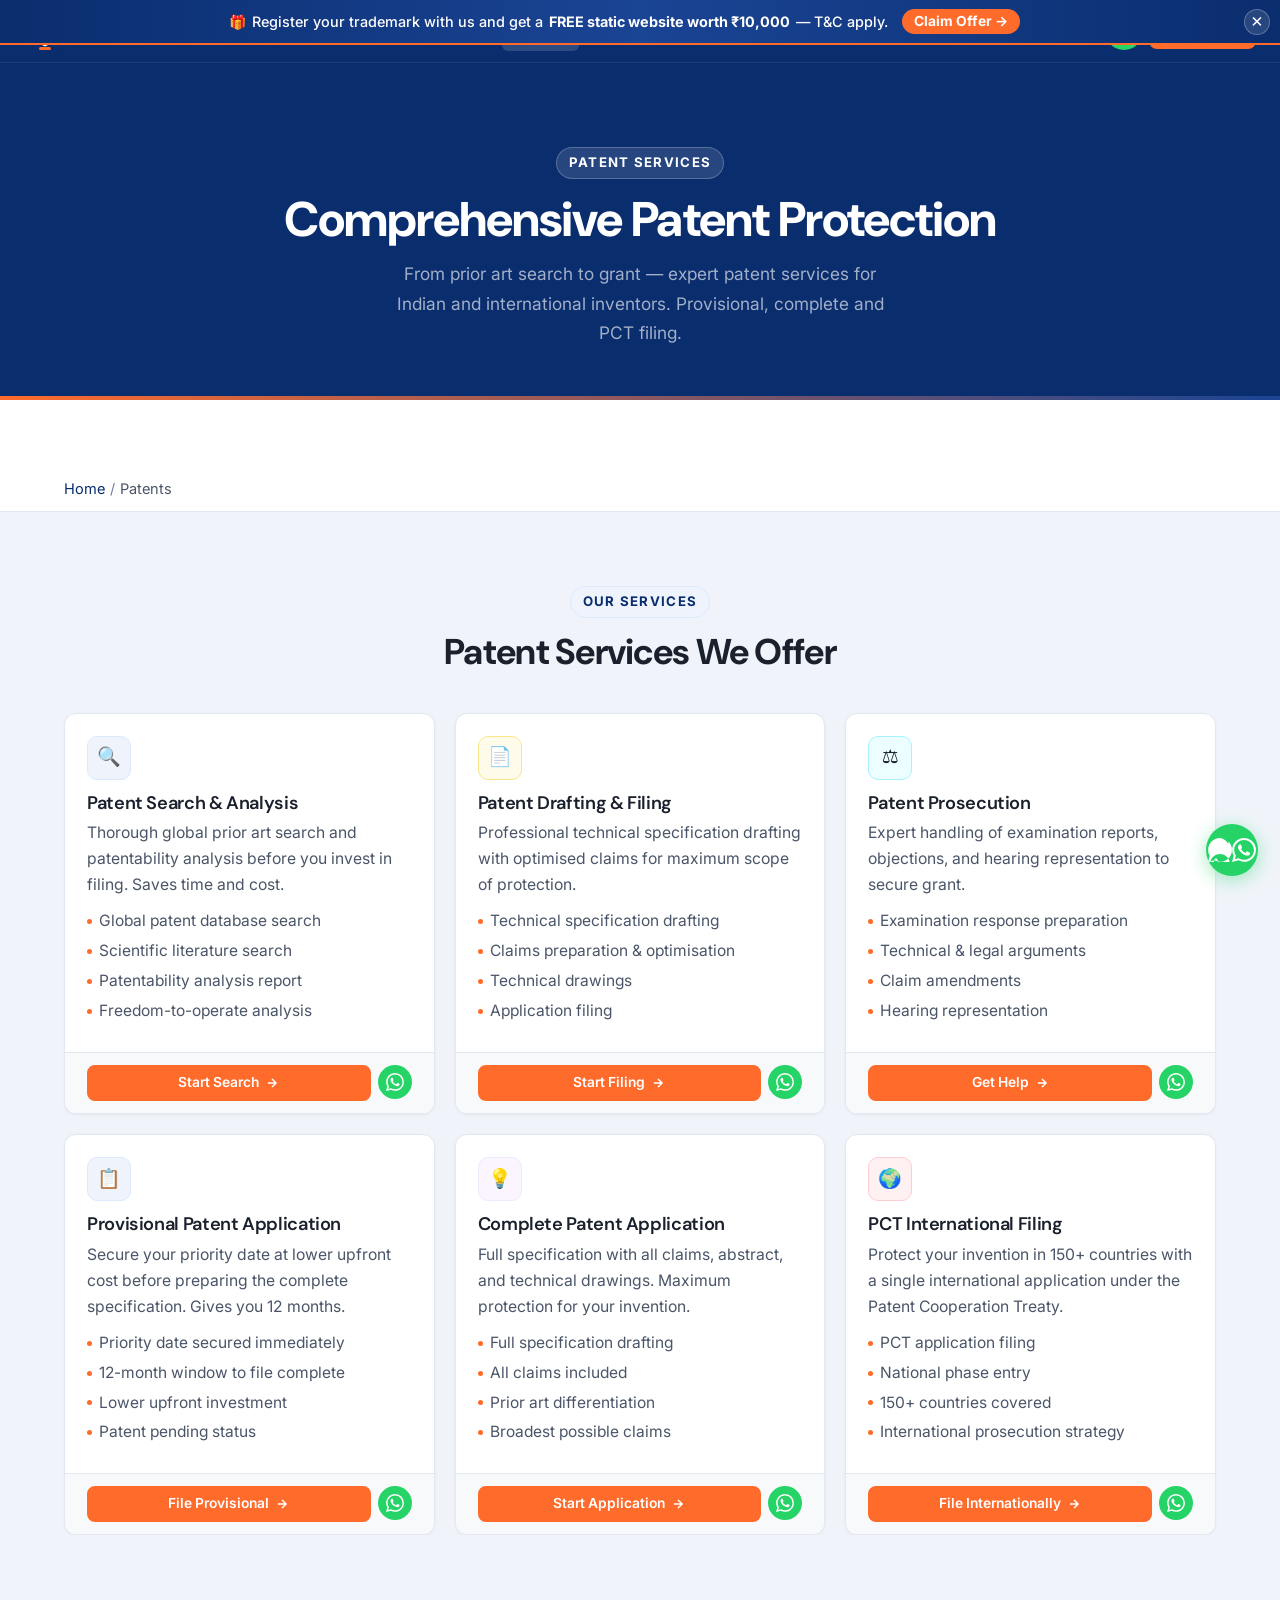
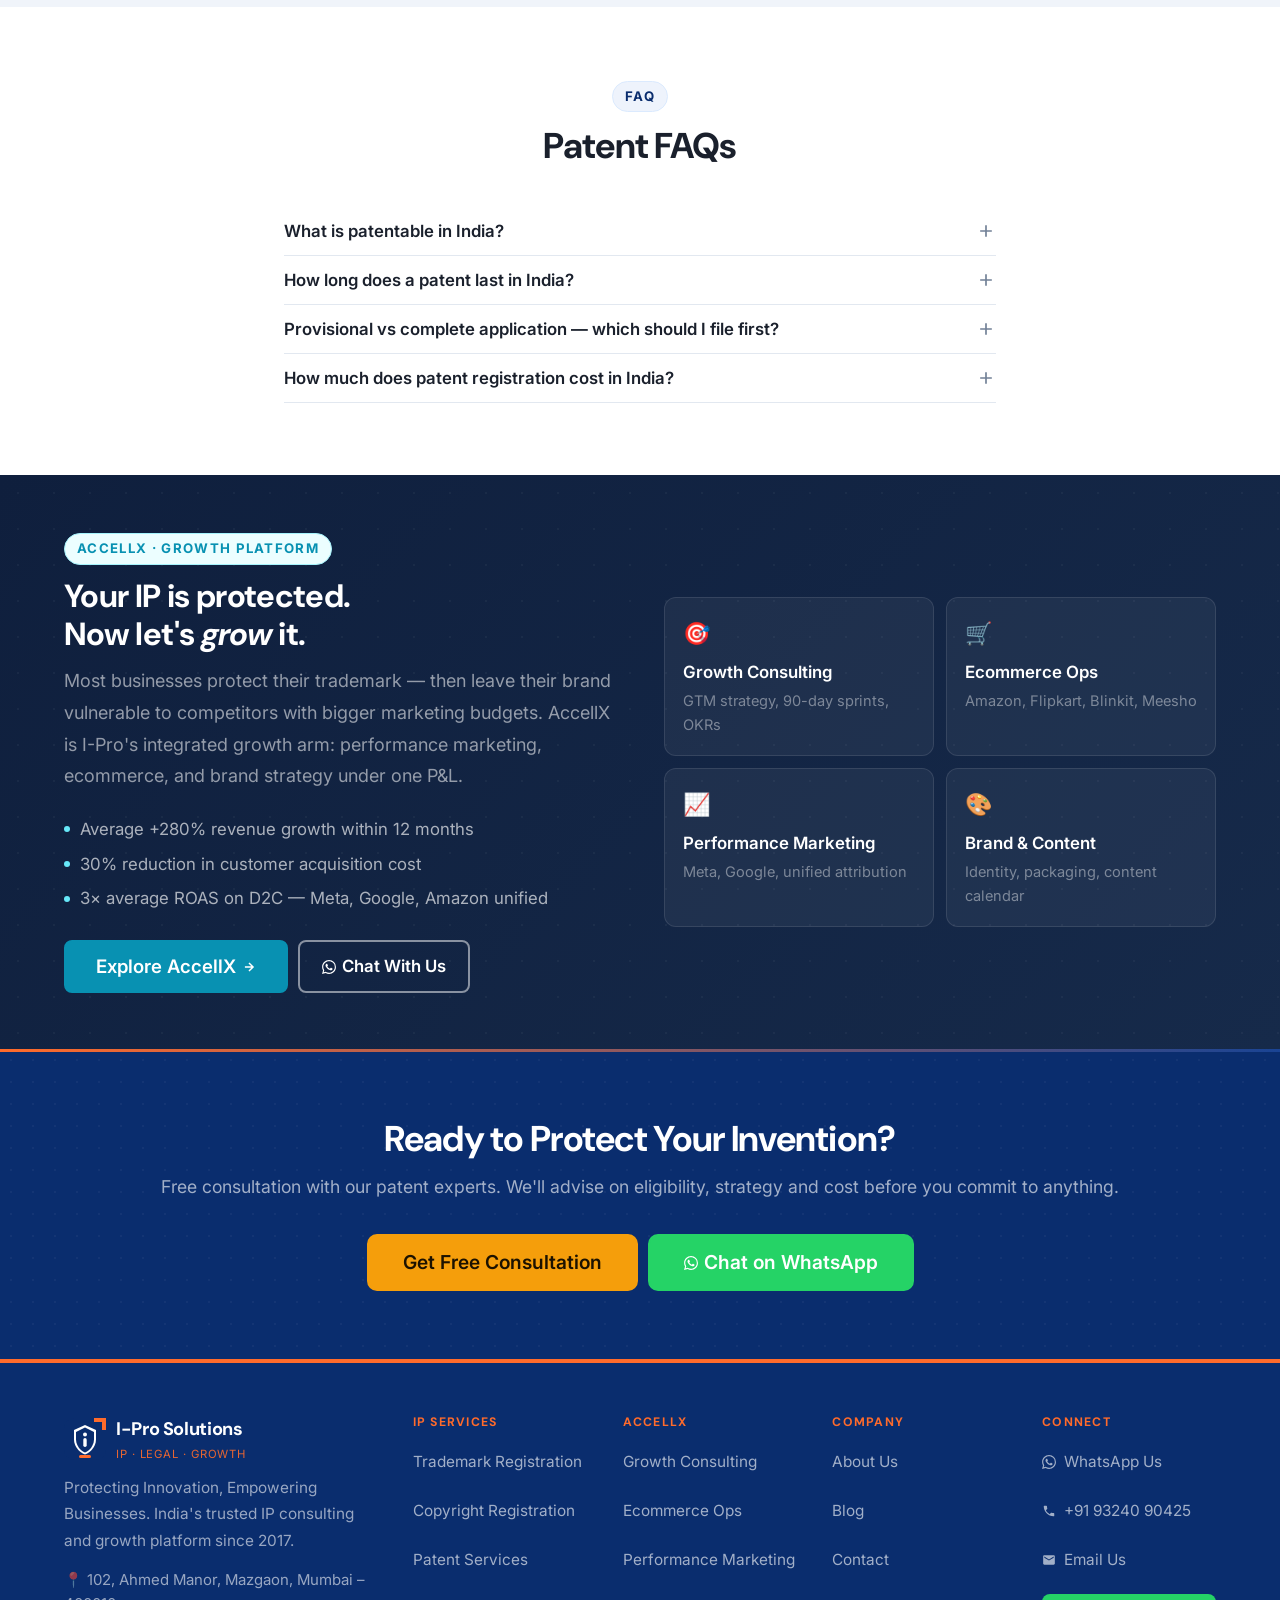
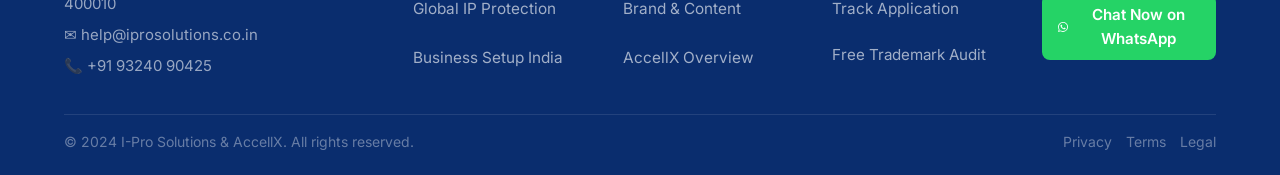
<file: pages/patents.html>
<!DOCTYPE html>
<html lang="en">
<head>
<meta charset="UTF-8"/>
<meta name="viewport" content="width=device-width,initial-scale=1.0"/>
<title>Patent Filing India | Search, Drafting, PCT | I-Pro Solutions</title>
<meta name="description" content="Comprehensive patent services — prior art search, drafting, filing, prosecution and PCT international filing. Expert patent agents."/>
<link rel="preconnect" href="https://fonts.googleapis.com"/>
<link href="https://fonts.googleapis.com/css2?family=DM+Sans:ital,opsz,wght@0,9..40,300;0,9..40,400;0,9..40,500;0,9..40,600;0,9..40,700;0,9..40,800;1,9..40,400&family=Inter:wght@300;400;500;600;700&display=swap" rel="stylesheet"/>
<link rel="stylesheet" href="../css/style.css"/>
  <!-- Google Analytics -->
  <script async src="https://www.googletagmanager.com/gtag/js?id=G-0BHHY904RE"></script>
  <script>window.dataLayer=window.dataLayer||[];function gtag(){dataLayer.push(arguments);}gtag('js',new Date());gtag('config','G-0BHHY904RE');</script>
  <!-- Microsoft Clarity -->
  <script type="text/javascript">(function(c,l,a,r,i,t,y){c[a]=c[a]||function(){(c[a].q=c[a].q||[]).push(arguments)};t=l.createElement(r);t.async=1;t.src="https://www.clarity.ms/tag/"+i;y=l.getElementsByTagName(r)[0];y.parentNode.insertBefore(t,y)})(window,document,"clarity","script","w06bbfz67f");</script>
<script type="application/ld+json">
{
  "@context":"https://schema.org",
  "@type":"LegalService",
  "name":"I-Pro Solutions",
  "url":"https://iprosolutions.co.in",
  "logo":"https://iprosolutions.co.in/logo.png",
  "description":"India leading IP consulting firm. Trademark registration from Rs 6999. Copyright, patent, global IP protection and AccellX growth platform.",
  "telephone":"+91-93240-90425",
  "email":"help@iprosolutions.co.in",
  "address":{
    "@type":"PostalAddress",
    "streetAddress":"102, Ahmed Manor, Mazgaon",
    "addressLocality":"Mumbai",
    "addressRegion":"Maharashtra",
    "postalCode":"400010",
    "addressCountry":"IN"
  },
  "geo":{"@type":"GeoCoordinates","latitude":18.9647,"longitude":72.8378},
  "openingHoursSpecification":[
    {"@type":"OpeningHoursSpecification","dayOfWeek":["Monday","Tuesday","Wednesday","Thursday","Friday"],"opens":"09:00","closes":"18:00"},
    {"@type":"OpeningHoursSpecification","dayOfWeek":["Saturday"],"opens":"10:00","closes":"16:00"}
  ],
  "sameAs":["https://www.linkedin.com/company/ipro-solutions"],
  "priceRange":"₹₹",
  "areaServed":"IN",
  "hasOfferCatalog":{
    "@type":"OfferCatalog",
    "name":"IP Services",
    "itemListElement":[
      {"@type":"Offer","itemOffered":{"@type":"Service","name":"Trademark Registration","description":"Complete trademark registration from Rs 6999 including government fee"}},
      {"@type":"Offer","itemOffered":{"@type":"Service","name":"Copyright Registration"}},
      {"@type":"Offer","itemOffered":{"@type":"Service","name":"Patent Filing"}}
    ]
  }
}
</script>
</head>
<body>
<!-- ═══ PROMO BAR — Edit text here to update offers ═══
     Change the text between the <strong> tags and the <a> href/text to update.
     The bar shows once per session and can be dismissed with the ✕ button.     -->
<a href="#main-content" class="skip-link">Skip to main content</a>
<div id="promo-bar" class="promo-bar" style="display:none">
  <span class="promo-bar-inner">
    <span class="promo-bar-icon">🎁</span>
    Register your trademark with us and get a <strong>FREE static website worth ₹10,000</strong> — T&amp;C apply.
    <a href="#" data-modal="lead" class="promo-bar-cta">Claim Offer →</a>
  </span>
  <button class="promo-bar-x" id="promo-bar-x" aria-label="Close">✕</button>
</div>
<nav class="nav" id="main-nav">
  <div class="nav-inner">
    <a href="../index.html" class="logo">
      <svg class="logo-svg" width="42" height="42" viewBox="0 0 42 42" fill="none" xmlns="http://www.w3.org/2000/svg" aria-label="I-Pro Solutions">
  <!-- Outer rounded square, deep blue -->
  <rect width="42" height="42" rx="10" fill="#0a2d6e"/>
  <!-- Orange accent top-right corner bar -->
  <rect x="30" y="0" width="12" height="4" rx="0" fill="#ff6b2b"/>
  <rect x="38" y="0" width="4" height="12" rx="0" fill="#ff6b2b"/>
  <!-- Shield body, white solid -->
  <path d="M21 7L10 12V21.5C10 28.5 15.5 34.5 21 36.5C26.5 34.5 32 28.5 32 21.5V12L21 7Z" fill="white"/>
  <!-- Shield inner blue fill -->
  <path d="M21 9.5L12 14V21.5C12 27.5 16.5 32.8 21 34.5C25.5 32.8 30 27.5 30 21.5V14L21 9.5Z" fill="#0a2d6e"/>
  <!-- Letter i — dot -->
  <circle cx="21" cy="16.5" r="2" fill="white"/>
  <!-- Letter i — stem -->
  <rect x="19.3" y="20" width="3.4" height="9" rx="1.7" fill="white"/>
  <!-- Orange underline accent -->
  <rect x="15" y="37" width="12" height="3" rx="1.5" fill="#ff6b2b"/>
</svg>
      <div class="logo-text-wrap">
        <div class="logo-name">I-Pro Solutions</div>
        <div class="logo-tag">IP · Legal · Growth</div>
      </div>
    </a>
    <ul class="nav-links" id="nav-links" role="navigation" aria-label="Main navigation">
      <li><a href="../index.html"                  class="nav-link">Home</a></li>
      <li><a href="trademarks.html"                class="nav-link">Trademarks</a></li>
      <li><a href="copyright.html"                 class="nav-link">Copyright</a></li>
      <li><a href="patents.html"                   class="nav-link active">Patents</a></li>
      <li><a href="global-tm.html"                 class="nav-link">Global IP</a></li>
      <li><a href="business-setup.html"            class="nav-link">Biz Setup</a></li>
      <div class="nav-divider"></div>
      <li><a href="accellx.html"                   class="nav-link" class="nav-link" style="color:#14b8a6">AccellX ✦</a></li>
      <div class="nav-divider"></div>
      <li><a href="blog.html"                      class="nav-link">Blog</a></li>
      <li><a href="about.html"                     class="nav-link">About</a></li>
      <li><a href="contact.html"                   class="nav-link">Contact</a></li>
</ul>
    <div class="nav-actions">
      <a href="#" class="btn-wa-icon nav-wa-icon" data-wa="Hi I-Pro! I need help." title="Chat on WhatsApp" aria-label="Chat on WhatsApp"><svg viewBox="0 0 24 24" fill="currentColor" width="18" height="18" aria-hidden="true"><path d="M17.472 14.382c-.297-.149-1.758-.867-2.03-.967-.273-.099-.471-.148-.67.15-.197.297-.767.966-.94 1.164-.173.199-.347.223-.644.075-.297-.15-1.255-.463-2.39-1.475-.883-.788-1.48-1.761-1.653-2.059-.173-.297-.018-.458.13-.606.134-.133.298-.347.446-.52.149-.174.198-.298.298-.497.099-.198.05-.371-.025-.52-.075-.149-.669-1.612-.916-2.207-.242-.579-.487-.5-.669-.51a9.56 9.56 0 00-.57-.01c-.198 0-.52.074-.792.372-.272.297-1.04 1.016-1.04 2.479 0 1.462 1.065 2.875 1.213 3.074.149.198 2.096 3.2 5.077 4.487.709.306 1.262.489 1.694.625.712.227 1.36.195 1.871.118.571-.085 1.758-.719 2.006-1.413.248-.694.248-1.289.173-1.413-.074-.124-.272-.198-.57-.347m-5.421 7.403h-.004a9.87 9.87 0 01-5.031-1.378l-.361-.214-3.741.982.998-3.648-.235-.374a9.86 9.86 0 01-1.51-5.26c.001-5.45 4.436-9.884 9.888-9.884 2.64 0 5.122 1.03 6.988 2.898a9.825 9.825 0 012.893 6.994c-.003 5.45-4.437 9.884-9.885 9.884m8.413-18.297A11.815 11.815 0 0012.05 0C5.495 0 .16 5.335.157 11.892c0 2.096.547 4.142 1.588 5.945L.057 24l6.305-1.654a11.882 11.882 0 005.683 1.448h.005c6.554 0 11.89-5.335 11.893-11.893a11.821 11.821 0 00-3.48-8.413z"/></svg></a>
      <button class="btn btn-gold btn-sm hide-mob" data-modal="lead" aria-haspopup="dialog">Free Audit</button>
    </div>
    <button class="nav-ham" id="nav-ham" aria-label="Open menu" aria-expanded="false" aria-controls="nav-links"><span></span><span></span><span></span></button>
  </div>
</nav>

<div class="page-hdr">
  <div class="hero-mesh"><div class="hero-orb orb1"></div><div class="hero-orb orb2"></div></div>
  <div class="hero-grid"></div>
  <div class="container page-hdr-inner">
    <div class="eyebrow white mb16">Patent Services</div>
    <h1>Comprehensive Patent Protection</h1>
    <p class="mt12">From prior art search to grant — expert patent services for Indian and international inventors. Provisional, complete and PCT filing.</p>
  </div>
</div><div class="bc" style="margin-top:68px"><div class="container"><div class="bc-inner"><a href="../index.html">Home</a> <span style="color:var(--text4)">/</span> <span style="color:var(--text3)">Patents</span></div></div></div>
<section class="section alt">
  <div class="container">
    <div class="text-center mb40 reveal"><div class="eyebrow blue">Our Services</div><h2 class="sec-title">Patent Services We Offer</h2></div>
    <div class="grid3">
      
<div class="card svc-card reveal delay-1">
  <div class="svc-card-head">
    <div class="svc-ico ico-bg-blue">🔍</div>
    
    <h3>Patent Search &amp; Analysis</h3>
    <p>Thorough global prior art search and patentability analysis before you invest in filing. Saves time and cost.</p>
    <div class="feat-list"><div class="feat-item">Global patent database search</div><div class="feat-item">Scientific literature search</div><div class="feat-item">Patentability analysis report</div><div class="feat-item">Freedom-to-operate analysis</div></div>
  </div>
  <div class="svc-card-foot">
    <a href="patents.html" class="btn btn-primary btn-sm">Start Search <svg fill="none" viewBox="0 0 24 24" stroke="currentColor" stroke-width="2.5" width="15" height="15"><path d="M5 12h14M12 5l7 7-7 7"/></svg></a>
    <a href="#" class="btn-wa-icon " data-wa="Hi! I need a prior art patent search." title="Chat on WhatsApp" aria-label="Chat on WhatsApp"><svg viewBox="0 0 24 24" fill="currentColor" width="18" height="18"><path d="M17.472 14.382c-.297-.149-1.758-.867-2.03-.967-.273-.099-.471-.148-.67.15-.197.297-.767.966-.94 1.164-.173.199-.347.223-.644.075-.297-.15-1.255-.463-2.39-1.475-.883-.788-1.48-1.761-1.653-2.059-.173-.297-.018-.458.13-.606.134-.133.298-.347.446-.52.149-.174.198-.298.298-.497.099-.198.05-.371-.025-.52-.075-.149-.669-1.612-.916-2.207-.242-.579-.487-.5-.669-.51a9.56 9.56 0 00-.57-.01c-.198 0-.52.074-.792.372-.272.297-1.04 1.016-1.04 2.479 0 1.462 1.065 2.875 1.213 3.074.149.198 2.096 3.2 5.077 4.487.709.306 1.262.489 1.694.625.712.227 1.36.195 1.871.118.571-.085 1.758-.719 2.006-1.413.248-.694.248-1.289.173-1.413-.074-.124-.272-.198-.57-.347m-5.421 7.403h-.004a9.87 9.87 0 01-5.031-1.378l-.361-.214-3.741.982.998-3.648-.235-.374a9.86 9.86 0 01-1.51-5.26c.001-5.45 4.436-9.884 9.888-9.884 2.64 0 5.122 1.03 6.988 2.898a9.825 9.825 0 012.893 6.994c-.003 5.45-4.437 9.884-9.885 9.884m8.413-18.297A11.815 11.815 0 0012.05 0C5.495 0 .16 5.335.157 11.892c0 2.096.547 4.142 1.588 5.945L.057 24l6.305-1.654a11.882 11.882 0 005.683 1.448h.005c6.554 0 11.89-5.335 11.893-11.893a11.821 11.821 0 00-3.48-8.413z"/></svg></a>
  </div>
</div>
      
<div class="card svc-card reveal delay-2">
  <div class="svc-card-head">
    <div class="svc-ico ico-bg-gold">📄</div>
    
    <h3>Patent Drafting &amp; Filing</h3>
    <p>Professional technical specification drafting with optimised claims for maximum scope of protection.</p>
    <div class="feat-list"><div class="feat-item">Technical specification drafting</div><div class="feat-item">Claims preparation &amp; optimisation</div><div class="feat-item">Technical drawings</div><div class="feat-item">Application filing</div></div>
  </div>
  <div class="svc-card-foot">
    <a href="patents.html" class="btn btn-primary btn-sm">Start Filing <svg fill="none" viewBox="0 0 24 24" stroke="currentColor" stroke-width="2.5" width="15" height="15"><path d="M5 12h14M12 5l7 7-7 7"/></svg></a>
    <a href="#" class="btn-wa-icon " data-wa="Hi! I want to file a patent application." title="Chat on WhatsApp" aria-label="Chat on WhatsApp"><svg viewBox="0 0 24 24" fill="currentColor" width="18" height="18"><path d="M17.472 14.382c-.297-.149-1.758-.867-2.03-.967-.273-.099-.471-.148-.67.15-.197.297-.767.966-.94 1.164-.173.199-.347.223-.644.075-.297-.15-1.255-.463-2.39-1.475-.883-.788-1.48-1.761-1.653-2.059-.173-.297-.018-.458.13-.606.134-.133.298-.347.446-.52.149-.174.198-.298.298-.497.099-.198.05-.371-.025-.52-.075-.149-.669-1.612-.916-2.207-.242-.579-.487-.5-.669-.51a9.56 9.56 0 00-.57-.01c-.198 0-.52.074-.792.372-.272.297-1.04 1.016-1.04 2.479 0 1.462 1.065 2.875 1.213 3.074.149.198 2.096 3.2 5.077 4.487.709.306 1.262.489 1.694.625.712.227 1.36.195 1.871.118.571-.085 1.758-.719 2.006-1.413.248-.694.248-1.289.173-1.413-.074-.124-.272-.198-.57-.347m-5.421 7.403h-.004a9.87 9.87 0 01-5.031-1.378l-.361-.214-3.741.982.998-3.648-.235-.374a9.86 9.86 0 01-1.51-5.26c.001-5.45 4.436-9.884 9.888-9.884 2.64 0 5.122 1.03 6.988 2.898a9.825 9.825 0 012.893 6.994c-.003 5.45-4.437 9.884-9.885 9.884m8.413-18.297A11.815 11.815 0 0012.05 0C5.495 0 .16 5.335.157 11.892c0 2.096.547 4.142 1.588 5.945L.057 24l6.305-1.654a11.882 11.882 0 005.683 1.448h.005c6.554 0 11.89-5.335 11.893-11.893a11.821 11.821 0 00-3.48-8.413z"/></svg></a>
  </div>
</div>
      
<div class="card svc-card reveal delay-3">
  <div class="svc-card-head">
    <div class="svc-ico ico-bg-teal">⚖️</div>
    
    <h3>Patent Prosecution</h3>
    <p>Expert handling of examination reports, objections, and hearing representation to secure grant.</p>
    <div class="feat-list"><div class="feat-item">Examination response preparation</div><div class="feat-item">Technical &amp; legal arguments</div><div class="feat-item">Claim amendments</div><div class="feat-item">Hearing representation</div></div>
  </div>
  <div class="svc-card-foot">
    <a href="patents.html" class="btn btn-primary btn-sm">Get Help <svg fill="none" viewBox="0 0 24 24" stroke="currentColor" stroke-width="2.5" width="15" height="15"><path d="M5 12h14M12 5l7 7-7 7"/></svg></a>
    <a href="#" class="btn-wa-icon " data-wa="Hi! I need patent prosecution support." title="Chat on WhatsApp" aria-label="Chat on WhatsApp"><svg viewBox="0 0 24 24" fill="currentColor" width="18" height="18"><path d="M17.472 14.382c-.297-.149-1.758-.867-2.03-.967-.273-.099-.471-.148-.67.15-.197.297-.767.966-.94 1.164-.173.199-.347.223-.644.075-.297-.15-1.255-.463-2.39-1.475-.883-.788-1.48-1.761-1.653-2.059-.173-.297-.018-.458.13-.606.134-.133.298-.347.446-.52.149-.174.198-.298.298-.497.099-.198.05-.371-.025-.52-.075-.149-.669-1.612-.916-2.207-.242-.579-.487-.5-.669-.51a9.56 9.56 0 00-.57-.01c-.198 0-.52.074-.792.372-.272.297-1.04 1.016-1.04 2.479 0 1.462 1.065 2.875 1.213 3.074.149.198 2.096 3.2 5.077 4.487.709.306 1.262.489 1.694.625.712.227 1.36.195 1.871.118.571-.085 1.758-.719 2.006-1.413.248-.694.248-1.289.173-1.413-.074-.124-.272-.198-.57-.347m-5.421 7.403h-.004a9.87 9.87 0 01-5.031-1.378l-.361-.214-3.741.982.998-3.648-.235-.374a9.86 9.86 0 01-1.51-5.26c.001-5.45 4.436-9.884 9.888-9.884 2.64 0 5.122 1.03 6.988 2.898a9.825 9.825 0 012.893 6.994c-.003 5.45-4.437 9.884-9.885 9.884m8.413-18.297A11.815 11.815 0 0012.05 0C5.495 0 .16 5.335.157 11.892c0 2.096.547 4.142 1.588 5.945L.057 24l6.305-1.654a11.882 11.882 0 005.683 1.448h.005c6.554 0 11.89-5.335 11.893-11.893a11.821 11.821 0 00-3.48-8.413z"/></svg></a>
  </div>
</div>
      
<div class="card svc-card reveal delay-1">
  <div class="svc-card-head">
    <div class="svc-ico ico-bg-navy">📋</div>
    
    <h3>Provisional Patent Application</h3>
    <p>Secure your priority date at lower upfront cost before preparing the complete specification. Gives you 12 months.</p>
    <div class="feat-list"><div class="feat-item">Priority date secured immediately</div><div class="feat-item">12-month window to file complete</div><div class="feat-item">Lower upfront investment</div><div class="feat-item">Patent pending status</div></div>
  </div>
  <div class="svc-card-foot">
    <a href="patents.html" class="btn btn-primary btn-sm">File Provisional <svg fill="none" viewBox="0 0 24 24" stroke="currentColor" stroke-width="2.5" width="15" height="15"><path d="M5 12h14M12 5l7 7-7 7"/></svg></a>
    <a href="#" class="btn-wa-icon " data-wa="Hi! I want to file a provisional patent application." title="Chat on WhatsApp" aria-label="Chat on WhatsApp"><svg viewBox="0 0 24 24" fill="currentColor" width="18" height="18"><path d="M17.472 14.382c-.297-.149-1.758-.867-2.03-.967-.273-.099-.471-.148-.67.15-.197.297-.767.966-.94 1.164-.173.199-.347.223-.644.075-.297-.15-1.255-.463-2.39-1.475-.883-.788-1.48-1.761-1.653-2.059-.173-.297-.018-.458.13-.606.134-.133.298-.347.446-.52.149-.174.198-.298.298-.497.099-.198.05-.371-.025-.52-.075-.149-.669-1.612-.916-2.207-.242-.579-.487-.5-.669-.51a9.56 9.56 0 00-.57-.01c-.198 0-.52.074-.792.372-.272.297-1.04 1.016-1.04 2.479 0 1.462 1.065 2.875 1.213 3.074.149.198 2.096 3.2 5.077 4.487.709.306 1.262.489 1.694.625.712.227 1.36.195 1.871.118.571-.085 1.758-.719 2.006-1.413.248-.694.248-1.289.173-1.413-.074-.124-.272-.198-.57-.347m-5.421 7.403h-.004a9.87 9.87 0 01-5.031-1.378l-.361-.214-3.741.982.998-3.648-.235-.374a9.86 9.86 0 01-1.51-5.26c.001-5.45 4.436-9.884 9.888-9.884 2.64 0 5.122 1.03 6.988 2.898a9.825 9.825 0 012.893 6.994c-.003 5.45-4.437 9.884-9.885 9.884m8.413-18.297A11.815 11.815 0 0012.05 0C5.495 0 .16 5.335.157 11.892c0 2.096.547 4.142 1.588 5.945L.057 24l6.305-1.654a11.882 11.882 0 005.683 1.448h.005c6.554 0 11.89-5.335 11.893-11.893a11.821 11.821 0 00-3.48-8.413z"/></svg></a>
  </div>
</div>
      
<div class="card svc-card reveal delay-2">
  <div class="svc-card-head">
    <div class="svc-ico ico-bg-purple">💡</div>
    
    <h3>Complete Patent Application</h3>
    <p>Full specification with all claims, abstract, and technical drawings. Maximum protection for your invention.</p>
    <div class="feat-list"><div class="feat-item">Full specification drafting</div><div class="feat-item">All claims included</div><div class="feat-item">Prior art differentiation</div><div class="feat-item">Broadest possible claims</div></div>
  </div>
  <div class="svc-card-foot">
    <a href="patents.html" class="btn btn-primary btn-sm">Start Application <svg fill="none" viewBox="0 0 24 24" stroke="currentColor" stroke-width="2.5" width="15" height="15"><path d="M5 12h14M12 5l7 7-7 7"/></svg></a>
    <a href="#" class="btn-wa-icon " data-wa="Hi! I want to file a complete patent application." title="Chat on WhatsApp" aria-label="Chat on WhatsApp"><svg viewBox="0 0 24 24" fill="currentColor" width="18" height="18"><path d="M17.472 14.382c-.297-.149-1.758-.867-2.03-.967-.273-.099-.471-.148-.67.15-.197.297-.767.966-.94 1.164-.173.199-.347.223-.644.075-.297-.15-1.255-.463-2.39-1.475-.883-.788-1.48-1.761-1.653-2.059-.173-.297-.018-.458.13-.606.134-.133.298-.347.446-.52.149-.174.198-.298.298-.497.099-.198.05-.371-.025-.52-.075-.149-.669-1.612-.916-2.207-.242-.579-.487-.5-.669-.51a9.56 9.56 0 00-.57-.01c-.198 0-.52.074-.792.372-.272.297-1.04 1.016-1.04 2.479 0 1.462 1.065 2.875 1.213 3.074.149.198 2.096 3.2 5.077 4.487.709.306 1.262.489 1.694.625.712.227 1.36.195 1.871.118.571-.085 1.758-.719 2.006-1.413.248-.694.248-1.289.173-1.413-.074-.124-.272-.198-.57-.347m-5.421 7.403h-.004a9.87 9.87 0 01-5.031-1.378l-.361-.214-3.741.982.998-3.648-.235-.374a9.86 9.86 0 01-1.51-5.26c.001-5.45 4.436-9.884 9.888-9.884 2.64 0 5.122 1.03 6.988 2.898a9.825 9.825 0 012.893 6.994c-.003 5.45-4.437 9.884-9.885 9.884m8.413-18.297A11.815 11.815 0 0012.05 0C5.495 0 .16 5.335.157 11.892c0 2.096.547 4.142 1.588 5.945L.057 24l6.305-1.654a11.882 11.882 0 005.683 1.448h.005c6.554 0 11.89-5.335 11.893-11.893a11.821 11.821 0 00-3.48-8.413z"/></svg></a>
  </div>
</div>
      
<div class="card svc-card reveal delay-3">
  <div class="svc-card-head">
    <div class="svc-ico ico-bg-rose">🌍</div>
    
    <h3>PCT International Filing</h3>
    <p>Protect your invention in 150+ countries with a single international application under the Patent Cooperation Treaty.</p>
    <div class="feat-list"><div class="feat-item">PCT application filing</div><div class="feat-item">National phase entry</div><div class="feat-item">150+ countries covered</div><div class="feat-item">International prosecution strategy</div></div>
  </div>
  <div class="svc-card-foot">
    <a href="patents.html" class="btn btn-primary btn-sm">File Internationally <svg fill="none" viewBox="0 0 24 24" stroke="currentColor" stroke-width="2.5" width="15" height="15"><path d="M5 12h14M12 5l7 7-7 7"/></svg></a>
    <a href="#" class="btn-wa-icon " data-wa="Hi! I need international PCT patent protection." title="Chat on WhatsApp" aria-label="Chat on WhatsApp"><svg viewBox="0 0 24 24" fill="currentColor" width="18" height="18"><path d="M17.472 14.382c-.297-.149-1.758-.867-2.03-.967-.273-.099-.471-.148-.67.15-.197.297-.767.966-.94 1.164-.173.199-.347.223-.644.075-.297-.15-1.255-.463-2.39-1.475-.883-.788-1.48-1.761-1.653-2.059-.173-.297-.018-.458.13-.606.134-.133.298-.347.446-.52.149-.174.198-.298.298-.497.099-.198.05-.371-.025-.52-.075-.149-.669-1.612-.916-2.207-.242-.579-.487-.5-.669-.51a9.56 9.56 0 00-.57-.01c-.198 0-.52.074-.792.372-.272.297-1.04 1.016-1.04 2.479 0 1.462 1.065 2.875 1.213 3.074.149.198 2.096 3.2 5.077 4.487.709.306 1.262.489 1.694.625.712.227 1.36.195 1.871.118.571-.085 1.758-.719 2.006-1.413.248-.694.248-1.289.173-1.413-.074-.124-.272-.198-.57-.347m-5.421 7.403h-.004a9.87 9.87 0 01-5.031-1.378l-.361-.214-3.741.982.998-3.648-.235-.374a9.86 9.86 0 01-1.51-5.26c.001-5.45 4.436-9.884 9.888-9.884 2.64 0 5.122 1.03 6.988 2.898a9.825 9.825 0 012.893 6.994c-.003 5.45-4.437 9.884-9.885 9.884m8.413-18.297A11.815 11.815 0 0012.05 0C5.495 0 .16 5.335.157 11.892c0 2.096.547 4.142 1.588 5.945L.057 24l6.305-1.654a11.882 11.882 0 005.683 1.448h.005c6.554 0 11.89-5.335 11.893-11.893a11.821 11.821 0 00-3.48-8.413z"/></svg></a>
  </div>
</div>
    </div>
  </div>
</section>
<section class="section">
  <div class="container" style="max-width:760px">
    <div class="text-center mb40 reveal"><div class="eyebrow blue">FAQ</div><h2 class="sec-title">Patent FAQs</h2></div>
    <div class="faq-wrap reveal">
      <div class="faq-item"><button class="faq-q">What is patentable in India? <svg class="faq-ico" fill="none" viewBox="0 0 24 24" stroke="currentColor" stroke-width="2"><path d="M12 5v14M5 12h14"/></svg></button><div class="faq-ans"><div class="faq-ans-inner">An invention is patentable if it is novel, involves an inventive step (not obvious to a person skilled in the field), and is capable of industrial application. Software patents and business methods have specific restrictions in India — our experts advise on eligibility before filing.</div></div></div>
      <div class="faq-item"><button class="faq-q">How long does a patent last in India? <svg class="faq-ico" fill="none" viewBox="0 0 24 24" stroke="currentColor" stroke-width="2"><path d="M12 5v14M5 12h14"/></svg></button><div class="faq-ans"><div class="faq-ans-inner">A patent in India is valid for 20 years from the filing date of the application, subject to payment of annual renewal fees. Failure to pay renewal fees leads to lapse of the patent.</div></div></div>
      <div class="faq-item"><button class="faq-q">Provisional vs complete application — which should I file first? <svg class="faq-ico" fill="none" viewBox="0 0 24 24" stroke="currentColor" stroke-width="2"><path d="M12 5v14M5 12h14"/></svg></button><div class="faq-ans"><div class="faq-ans-inner">File a provisional application if you have a working concept but aren't ready to write the complete specification. It's cheaper and secures your priority date immediately. You then have 12 months to file the complete application. If your invention is fully developed, you can file complete directly.</div></div></div>
      <div class="faq-item"><button class="faq-q">How much does patent registration cost in India? <svg class="faq-ico" fill="none" viewBox="0 0 24 24" stroke="currentColor" stroke-width="2"><path d="M12 5v14M5 12h14"/></svg></button><div class="faq-ans"><div class="faq-ans-inner">Costs vary significantly depending on complexity, entity type, and pages. Govt fees for provisional filing start at ₹1,750 for natural persons and go up. Our professional fees depend on technical complexity. Contact us for a quote specific to your invention.</div></div></div>
    </div>
  </div>
</section>


<section style="background:linear-gradient(135deg,#0f1f3d 0%,#162a4a 100%);padding:56px 0;position:relative;overflow:hidden">
  <div style="position:absolute;inset:0;background-image:radial-gradient(rgba(255,255,255,.04) 1px,transparent 1px);background-size:36px 36px;pointer-events:none"></div>
  <div class="container" style="position:relative;z-index:1">
    <div style="display:grid;grid-template-columns:1fr 1fr;gap:48px;align-items:center" class="grid2-hook">
      <div class="reveal-left">
        <div class="eyebrow teal mb12">AccellX · Growth Platform</div>
        <h2 style="color:#fff;margin-bottom:12px;font-size:clamp(1.4rem,2.5vw,1.9rem)">Your IP is protected.<br/>Now let's <em>grow</em> it.</h2>
        <p style="color:rgba(255,255,255,.55);margin-bottom:24px;line-height:1.75">Most businesses protect their trademark — then leave their brand vulnerable to competitors with bigger marketing budgets. AccellX is I-Pro's integrated growth arm: performance marketing, ecommerce, and brand strategy under one P&amp;L.</p>
        <div style="display:flex;flex-direction:column;gap:8px;margin-bottom:28px">
          <div style="display:flex;align-items:center;gap:10px;font-size:.875rem;color:rgba(255,255,255,.65)">
            <span style="width:6px;height:6px;border-radius:50%;background:#67e8f9;flex-shrink:0"></span>Average +280% revenue growth within 12 months
          </div>
          <div style="display:flex;align-items:center;gap:10px;font-size:.875rem;color:rgba(255,255,255,.65)">
            <span style="width:6px;height:6px;border-radius:50%;background:#67e8f9;flex-shrink:0"></span>30% reduction in customer acquisition cost
          </div>
          <div style="display:flex;align-items:center;gap:10px;font-size:.875rem;color:rgba(255,255,255,.65)">
            <span style="width:6px;height:6px;border-radius:50%;background:#67e8f9;flex-shrink:0"></span>3× average ROAS on D2C — Meta, Google, Amazon unified
          </div>
        </div>
        <div style="display:flex;gap:10px;flex-wrap:wrap">
          <a href="accellx.html" class="btn btn-teal btn-lg">Explore AccellX <svg fill="none" viewBox="0 0 24 24" stroke="currentColor" stroke-width="2.5" width="15" height="15"><path d="M5 12h14M12 5l7 7-7 7"/></svg></a>
          <a href="#" class="btn btn-outline-white" data-wa="Hi! I want to know more about AccellX growth services."><svg viewBox="0 0 24 24" fill="currentColor" width="14" height="14"><path d="M17.472 14.382c-.297-.149-1.758-.867-2.03-.967-.273-.099-.471-.148-.67.15-.197.297-.767.966-.94 1.164-.173.199-.347.223-.644.075-.297-.15-1.255-.463-2.39-1.475-.883-.788-1.48-1.761-1.653-2.059-.173-.297-.018-.458.13-.606.134-.133.298-.347.446-.52.149-.174.198-.298.298-.497.099-.198.05-.371-.025-.52-.075-.149-.669-1.612-.916-2.207-.242-.579-.487-.5-.669-.51a9.56 9.56 0 00-.57-.01c-.198 0-.52.074-.792.372-.272.297-1.04 1.016-1.04 2.479 0 1.462 1.065 2.875 1.213 3.074.149.198 2.096 3.2 5.077 4.487.709.306 1.262.489 1.694.625.712.227 1.36.195 1.871.118.571-.085 1.758-.719 2.006-1.413.248-.694.248-1.289.173-1.413-.074-.124-.272-.198-.57-.347m-5.421 7.403h-.004a9.87 9.87 0 01-5.031-1.378l-.361-.214-3.741.982.998-3.648-.235-.374a9.86 9.86 0 01-1.51-5.26c.001-5.45 4.436-9.884 9.888-9.884 2.64 0 5.122 1.03 6.988 2.898a9.825 9.825 0 012.893 6.994c-.003 5.45-4.437 9.884-9.885 9.884m8.413-18.297A11.815 11.815 0 0012.05 0C5.495 0 .16 5.335.157 11.892c0 2.096.547 4.142 1.588 5.945L.057 24l6.305-1.654a11.882 11.882 0 005.683 1.448h.005c6.554 0 11.89-5.335 11.893-11.893a11.821 11.821 0 00-3.48-8.413z"/></svg> Chat With Us</a>
        </div>
      </div>
      <div class="reveal-right">
        <div style="display:grid;grid-template-columns:1fr 1fr;gap:12px">
          <a href="accellx.html#consulting" style="background:rgba(255,255,255,.05);border:1px solid rgba(255,255,255,.1);border-radius:12px;padding:18px;transition:all .2s;text-decoration:none;display:block" onmouseover="this.style.background='rgba(255,255,255,.09)'" onmouseout="this.style.background='rgba(255,255,255,.05)'">
            <div style="font-size:22px;margin-bottom:8px">🎯</div>
            <div style="font-weight:600;font-size:.88rem;color:#fff;margin-bottom:4px">Growth Consulting</div>
            <div style="font-size:.76rem;color:rgba(255,255,255,.42)">GTM strategy, 90-day sprints, OKRs</div>
          </a>
          <a href="accellx.html#ecommerce" style="background:rgba(255,255,255,.05);border:1px solid rgba(255,255,255,.1);border-radius:12px;padding:18px;transition:all .2s;text-decoration:none;display:block" onmouseover="this.style.background='rgba(255,255,255,.09)'" onmouseout="this.style.background='rgba(255,255,255,.05)'">
            <div style="font-size:22px;margin-bottom:8px">🛒</div>
            <div style="font-weight:600;font-size:.88rem;color:#fff;margin-bottom:4px">Ecommerce Ops</div>
            <div style="font-size:.76rem;color:rgba(255,255,255,.42)">Amazon, Flipkart, Blinkit, Meesho</div>
          </a>
          <a href="accellx.html#marketing" style="background:rgba(255,255,255,.05);border:1px solid rgba(255,255,255,.1);border-radius:12px;padding:18px;transition:all .2s;text-decoration:none;display:block" onmouseover="this.style.background='rgba(255,255,255,.09)'" onmouseout="this.style.background='rgba(255,255,255,.05)'">
            <div style="font-size:22px;margin-bottom:8px">📈</div>
            <div style="font-weight:600;font-size:.88rem;color:#fff;margin-bottom:4px">Performance Marketing</div>
            <div style="font-size:.76rem;color:rgba(255,255,255,.42)">Meta, Google, unified attribution</div>
          </a>
          <a href="accellx.html#brand" style="background:rgba(255,255,255,.05);border:1px solid rgba(255,255,255,.1);border-radius:12px;padding:18px;transition:all .2s;text-decoration:none;display:block" onmouseover="this.style.background='rgba(255,255,255,.09)'" onmouseout="this.style.background='rgba(255,255,255,.05)'">
            <div style="font-size:22px;margin-bottom:8px">🎨</div>
            <div style="font-weight:600;font-size:.88rem;color:#fff;margin-bottom:4px">Brand &amp; Content</div>
            <div style="font-size:.76rem;color:rgba(255,255,255,.42)">Identity, packaging, content calendar</div>
          </a>
        </div>
      </div>
    </div>
  </div>
</section>
<section class="cta-strip">
  <div class="hero-mesh"><div class="hero-orb orb1" style="opacity:.5"></div><div class="hero-orb orb2" style="opacity:.5"></div></div>
  <div class="hero-grid"></div>
  <div class="container cta-strip-inner">
    <h2 class="reveal" style="color:#fff">Ready to Protect Your Invention?</h2>
    <p class="reveal mt12">Free consultation with our patent experts. We'll advise on eligibility, strategy and cost before you commit to anything.</p>
    <div class="cta-strip-btns reveal mt32">
      <button class="btn btn-gold btn-xl" data-modal="lead" aria-haspopup="dialog">Get Free Consultation</button>
      <a href="#" class="btn btn-wa btn-outline-white btn-xl" data-wa="Hi! I want to protect my invention with a patent."><svg viewBox="0 0 24 24" fill="currentColor" width="14" height="14"><path d="M17.472 14.382c-.297-.149-1.758-.867-2.03-.967-.273-.099-.471-.148-.67.15-.197.297-.767.966-.94 1.164-.173.199-.347.223-.644.075-.297-.15-1.255-.463-2.39-1.475-.883-.788-1.48-1.761-1.653-2.059-.173-.297-.018-.458.13-.606.134-.133.298-.347.446-.52.149-.174.198-.298.298-.497.099-.198.05-.371-.025-.52-.075-.149-.669-1.612-.916-2.207-.242-.579-.487-.5-.669-.51a9.56 9.56 0 00-.57-.01c-.198 0-.52.074-.792.372-.272.297-1.04 1.016-1.04 2.479 0 1.462 1.065 2.875 1.213 3.074.149.198 2.096 3.2 5.077 4.487.709.306 1.262.489 1.694.625.712.227 1.36.195 1.871.118.571-.085 1.758-.719 2.006-1.413.248-.694.248-1.289.173-1.413-.074-.124-.272-.198-.57-.347m-5.421 7.403h-.004a9.87 9.87 0 01-5.031-1.378l-.361-.214-3.741.982.998-3.648-.235-.374a9.86 9.86 0 01-1.51-5.26c.001-5.45 4.436-9.884 9.888-9.884 2.64 0 5.122 1.03 6.988 2.898a9.825 9.825 0 012.893 6.994c-.003 5.45-4.437 9.884-9.885 9.884m8.413-18.297A11.815 11.815 0 0012.05 0C5.495 0 .16 5.335.157 11.892c0 2.096.547 4.142 1.588 5.945L.057 24l6.305-1.654a11.882 11.882 0 005.683 1.448h.005c6.554 0 11.89-5.335 11.893-11.893a11.821 11.821 0 00-3.48-8.413z"/></svg> Chat on WhatsApp</a>
    </div>
  </div>
</section>
<!-- footer -->
<footer class="footer">
  <div class="container">
    <div class="footer-grid">
      <div>
        <div class="footer-brand-row" style="grid-column:1/-1">
          <svg class="logo-svg" width="42" height="42" viewBox="0 0 42 42" fill="none" xmlns="http://www.w3.org/2000/svg" aria-label="I-Pro Solutions">
  <!-- Outer rounded square, deep blue -->
  <rect width="42" height="42" rx="10" fill="#0a2d6e"/>
  <!-- Orange accent top-right corner bar -->
  <rect x="30" y="0" width="12" height="4" rx="0" fill="#ff6b2b"/>
  <rect x="38" y="0" width="4" height="12" rx="0" fill="#ff6b2b"/>
  <!-- Shield body, white solid -->
  <path d="M21 7L10 12V21.5C10 28.5 15.5 34.5 21 36.5C26.5 34.5 32 28.5 32 21.5V12L21 7Z" fill="white"/>
  <!-- Shield inner blue fill -->
  <path d="M21 9.5L12 14V21.5C12 27.5 16.5 32.8 21 34.5C25.5 32.8 30 27.5 30 21.5V14L21 9.5Z" fill="#0a2d6e"/>
  <!-- Letter i — dot -->
  <circle cx="21" cy="16.5" r="2" fill="white"/>
  <!-- Letter i — stem -->
  <rect x="19.3" y="20" width="3.4" height="9" rx="1.7" fill="white"/>
  <!-- Orange underline accent -->
  <rect x="15" y="37" width="12" height="3" rx="1.5" fill="#ff6b2b"/>
</svg>
          <div>
            <div class="footer-brand-name">I-Pro Solutions</div>
            <div class="footer-brand-sub">IP · Legal · Growth</div>
          </div>
        </div>
        <p class="footer-brand-desc">Protecting Innovation, Empowering Businesses. India's trusted IP consulting and growth platform since 2017.</p>
        <div class="footer-contacts">
          <span>📍 102, Ahmed Manor, Mazgaon, Mumbai – 400010</span>
          <a href="mailto:help@iprosolutions.co.in">✉ help@iprosolutions.co.in</a>
          <a href="tel:+919324090425">📞 +91 93240 90425</a>
        </div>
      </div>
      <div class="fcol"><h5>IP Services</h5><ul>
        <li><a href="trademarks.html">Trademark Registration</a></li>
        <li><a href="copyright.html">Copyright Registration</a></li>
        <li><a href="patents.html">Patent Services</a></li>
        <li><a href="global-tm.html">Global IP Protection</a></li>
        <li><a href="business-setup.html">Business Setup India</a></li>
      </ul></div>
      <div class="fcol"><h5>AccellX</h5><ul>
        <li><a href="accellx.html#consulting">Growth Consulting</a></li>
        <li><a href="accellx.html#ecommerce">Ecommerce Ops</a></li>
        <li><a href="accellx.html#marketing">Performance Marketing</a></li>
        <li><a href="accellx.html#brand">Brand &amp; Content</a></li>
        <li><a href="accellx.html">AccellX Overview</a></li>
      </ul></div>
      <div class="fcol"><h5>Company</h5><ul>
        <li><a href="about.html">About Us</a></li>
        <li><a href="blog.html">Blog</a></li>
        <li><a href="contact.html">Contact</a></li>
        <li><a href="contact.html#track">Track Application</a></li>
        <li><button data-modal="lead" aria-haspopup="dialog">Free Trademark Audit</button></li>
      </ul></div>
            <div class="fcol">
        <h5>Connect</h5>
        <ul>
          <li><a href="#" data-wa="Hi I-Pro! I want to connect.">
            <svg width="14" height="14" viewBox="0 0 24 24" fill="currentColor"><path d="M17.472 14.382c-.297-.149-1.758-.867-2.03-.967-.273-.099-.471-.148-.67.15-.197.297-.767.966-.94 1.164-.173.199-.347.223-.644.075-.297-.15-1.255-.463-2.39-1.475-.883-.788-1.48-1.761-1.653-2.059-.173-.297-.018-.458.13-.606.134-.133.298-.347.446-.52.149-.174.198-.298.298-.497.099-.198.05-.371-.025-.52-.075-.149-.669-1.612-.916-2.207-.242-.579-.487-.5-.669-.51a9.56 9.56 0 00-.57-.01c-.198 0-.52.074-.792.372-.272.297-1.04 1.016-1.04 2.479 0 1.462 1.065 2.875 1.213 3.074.149.198 2.096 3.2 5.077 4.487.709.306 1.262.489 1.694.625.712.227 1.36.195 1.871.118.571-.085 1.758-.719 2.006-1.413.248-.694.248-1.289.173-1.413-.074-.124-.272-.198-.57-.347m-5.421 7.403h-.004a9.87 9.87 0 01-5.031-1.378l-.361-.214-3.741.982.998-3.648-.235-.374a9.86 9.86 0 01-1.51-5.26c.001-5.45 4.436-9.884 9.888-9.884 2.64 0 5.122 1.03 6.988 2.898a9.825 9.825 0 012.893 6.994c-.003 5.45-4.437 9.884-9.885 9.884m8.413-18.297A11.815 11.815 0 0012.05 0C5.495 0 .16 5.335.157 11.892c0 2.096.547 4.142 1.588 5.945L.057 24l6.305-1.654a11.882 11.882 0 005.683 1.448h.005c6.554 0 11.89-5.335 11.893-11.893a11.821 11.821 0 00-3.48-8.413z"/></svg>
            WhatsApp Us
          </a></li>
          <li><a href="tel:+919324090425">
            <svg width="14" height="14" viewBox="0 0 24 24" fill="currentColor"><path d="M6.62 10.79c1.44 2.83 3.76 5.14 6.59 6.59l2.2-2.2c.27-.27.67-.36 1.02-.24 1.12.37 2.33.57 3.57.57.55 0 1 .45 1 1V20c0 .55-.45 1-1 1-9.39 0-17-7.61-17-17 0-.55.45-1 1-1h3.5c.55 0 1 .45 1 1 0 1.25.2 2.45.57 3.57.11.35.03.74-.25 1.02l-2.2 2.2z"/></svg>
            +91 93240 90425
          </a></li>
          <li><a href="mailto:help@iprosolutions.co.in">
            <svg width="14" height="14" viewBox="0 0 24 24" fill="currentColor"><path d="M20 4H4c-1.1 0-2 .9-2 2v12c0 1.1.9 2 2 2h16c1.1 0 2-.9 2-2V6c0-1.1-.9-2-2-2zm0 4l-8 5-8-5V6l8 5 8-5v2z"/></svg>
            Email Us
          </a></li>
        </ul>
        <a href="#" class="footer-connect-btn" data-wa="Hi I-Pro! I need help.">
          <svg width="14" height="14" viewBox="0 0 24 24" fill="currentColor"><path d="M17.472 14.382c-.297-.149-1.758-.867-2.03-.967-.273-.099-.471-.148-.67.15-.197.297-.767.966-.94 1.164-.173.199-.347.223-.644.075-.297-.15-1.255-.463-2.39-1.475-.883-.788-1.48-1.761-1.653-2.059-.173-.297-.018-.458.13-.606.134-.133.298-.347.446-.52.149-.174.198-.298.298-.497.099-.198.05-.371-.025-.52-.075-.149-.669-1.612-.916-2.207-.242-.579-.487-.5-.669-.51a9.56 9.56 0 00-.57-.01c-.198 0-.52.074-.792.372-.272.297-1.04 1.016-1.04 2.479 0 1.462 1.065 2.875 1.213 3.074.149.198 2.096 3.2 5.077 4.487.709.306 1.262.489 1.694.625.712.227 1.36.195 1.871.118.571-.085 1.758-.719 2.006-1.413.248-.694.248-1.289.173-1.413-.074-.124-.272-.198-.57-.347m-5.421 7.403h-.004a9.87 9.87 0 01-5.031-1.378l-.361-.214-3.741.982.998-3.648-.235-.374a9.86 9.86 0 01-1.51-5.26c.001-5.45 4.436-9.884 9.888-9.884 2.64 0 5.122 1.03 6.988 2.898a9.825 9.825 0 012.893 6.994c-.003 5.45-4.437 9.884-9.885 9.884m8.413-18.297A11.815 11.815 0 0012.05 0C5.495 0 .16 5.335.157 11.892c0 2.096.547 4.142 1.588 5.945L.057 24l6.305-1.654a11.882 11.882 0 005.683 1.448h.005c6.554 0 11.89-5.335 11.893-11.893a11.821 11.821 0 00-3.48-8.413z"/></svg>
          Chat Now on WhatsApp
        </a>
      </div>
    </div>
    <div class="footer-bottom">
      <span>© 2024 I-Pro Solutions &amp; AccellX. All rights reserved.</span>
      <div class="footer-links"><a href="#">Privacy</a><a href="#">Terms</a><a href="#">Legal</a></div>
    </div>
  </div>
</footer>
<a href="#" class="wa-fab" data-wa="Hi I-Pro! I need help." aria-label="WhatsApp"><svg viewBox="0 0 24 24" fill="currentColor" width="28" height="28"><path d="M17.472 28.382c-.297-.289-1.758-.867-2.03-.967-.273-.099-.471-.288-.67.15-.197.297-.767.966-.94 1.164-.173.199-.347.223-.644.075-.297-.15-1.255-.463-2.39-1.475-.883-.788-1.48-1.761-1.653-2.059-.173-.297-.018-.458.13-.606.134-.133.298-.347.446-.52.289-.174.198-.298.298-.497.099-.198.05-.371-.025-.52-.075-.289-.669-1.612-.916-2.207-.242-.579-.487-.5-.669-.51a9.56 9.56 0 00-.57-.01c-.198 0-.52.074-.792.372-.272.297-1.04 1.016-1.04 2.479 0 1.462 1.065 2.875 1.213 3.074.289.198 2.096 3.2 5.077 4.487.709.306 1.262.489 1.694.625.712.227 1.36.195 1.871.118.571-.085 1.758-.719 2.006-1.413.248-.694.248-1.289.173-1.413-.074-.124-.272-.198-.57-.347m-5.421 7.403h-.004a9.87 9.87 0 01-5.031-1.378l-.361-.228-3.741.982.998-3.648-.235-.374a9.86 9.86 0 01-1.51-5.26c.001-5.45 4.436-9.884 9.888-9.884 2.64 0 5.122 1.03 6.988 2.898a9.825 9.825 0 012.893 6.994c-.003 5.45-4.437 9.884-9.885 9.884m8.413-18.297A11.815 11.815 0 0012.05 0C5.495 0 .16 5.335.157 11.892c0 2.096.547 4.282 1.588 5.945L.057 24l6.305-1.654a11.882 11.882 0 005.683 1.448h.005c6.554 0 11.89-5.335 11.893-11.893a11.821 11.821 0 00-3.48-8.413z"/></svg><svg viewBox="0 0 24 24" fill="currentColor"><path d="M17.472 14.382c-.297-.149-1.758-.867-2.03-.967-.273-.099-.471-.148-.67.15-.197.297-.767.966-.94 1.164-.173.199-.347.223-.644.075-.297-.15-1.255-.463-2.39-1.475-.883-.788-1.48-1.761-1.653-2.059-.173-.297-.018-.458.13-.606.134-.133.298-.347.446-.52.149-.174.198-.298.298-.497.099-.198.05-.371-.025-.52-.075-.149-.669-1.612-.916-2.207-.242-.579-.487-.5-.669-.51a9.56 9.56 0 00-.57-.01c-.198 0-.52.074-.792.372-.272.297-1.04 1.016-1.04 2.479 0 1.462 1.065 2.875 1.213 3.074.149.198 2.096 3.2 5.077 4.487.709.306 1.262.489 1.694.625.712.227 1.36.195 1.871.118.571-.085 1.758-.719 2.006-1.413.248-.694.248-1.289.173-1.413-.074-.124-.272-.198-.57-.347m-5.421 7.403h-.004a9.87 9.87 0 01-5.031-1.378l-.361-.214-3.741.982.998-3.648-.235-.374a9.86 9.86 0 01-1.51-5.26c.001-5.45 4.436-9.884 9.888-9.884 2.64 0 5.122 1.03 6.988 2.898a9.825 9.825 0 012.893 6.994c-.003 5.45-4.437 9.884-9.885 9.884m8.413-18.297A11.815 11.815 0 0012.05 0C5.495 0 .16 5.335.157 11.892c0 2.096.547 4.142 1.588 5.945L.057 24l6.305-1.654a11.882 11.882 0 005.683 1.448h.005c6.554 0 11.89-5.335 11.893-11.893a11.821 11.821 0 00-3.48-8.413z"/></svg></a>
<div id="lead-modal" class="modal-ov" role="dialog" aria-modal="true">
  <div class="modal-box">
    <span class="modal-x" id="modal-x">✕</span>
    <div class="eyebrow blue mb16">Free Audit</div>
    <h3 style="margin-bottom:6px;font-family:var(--fh)">Get Your Free Trademark Audit</h3>
    <p style="font-size:.875rem;margin-bottom:22px">Our experts review your brand — no obligation, no spam.</p>
    <form class="ipro-form" action="https://formspree.io/f/xgonqopg" method="POST">
      <input type="hidden" name="_subject" value="Free Audit — I-Pro Solutions"/>
      <div class="form-group"><label class="form-lbl">Full Name *</label><input class="form-inp" type="text" name="name" placeholder="Your name" required/></div>
      <div class="form-group"><label class="form-lbl">Mobile *</label><input class="form-inp" type="tel" name="phone" placeholder="+91 XXXXX XXXXX" required/></div>
      <div class="form-group"><label class="form-lbl">Service</label>
        <select class="form-inp" name="service">
          <option>Trademark Registration</option><option>Copyright</option><option>Patents</option>
          <option>Global IP</option><option>Business Setup</option><option>AccellX Growth</option>
        </select>
      </div>
      <button type="submit" class="btn btn-primary w100 mt8" style="justify-content:center;padding:13px">Request Free Audit →</button>
      <div class="form-ok">✓ We'll call you within 2 hours!</div>
    </form>
  </div>
</div>
<script src="../js/main.js"></script>

<!-- ═══ WELCOME POPUP — appears 10s after page load ═══ -->
<div id="welcome-popup" class="popup-ov" role="dialog" aria-modal="true" aria-label="Special Offer">
  <div class="popup-box">
    <div class="popup-top-bar"></div>
    <div class="popup-hdr">
      <button class="popup-x" id="popup-x" aria-label="Close">✕</button>
      <div class="popup-offer-badge">🎁 Limited Time Offers</div>
      <h2>Protect Your Brand.<br/>Get More — For Free.</h2>
      <p>Two exclusive offers for new clients. No hidden charges. T&amp;C apply.</p>
    </div>
    <div class="popup-offers">
      <div class="popup-offer-tag">
        <div class="icon">🌐</div>
        <div class="label">FREE Static Website<br/>worth ₹10,000</div>
        <div class="value">With any trademark registration</div>
      </div>
      <div class="popup-offer-tag">
        <div class="icon">🔍</div>
        <div class="label">FREE Trademark<br/>Audit &amp; Consultation</div>
        <div class="value">Expert review, no obligation</div>
      </div>
    </div>
    <div class="popup-form">
      <form class="ipro-form" data-form="audit">
        <input type="hidden" name="_subject" value="Website Popup Lead — I-Pro Solutions"/>
        <input type="hidden" name="offer" value="Free Website + Free Audit"/>
        <div class="popup-form-inner">
          <div class="form-group" style="margin-bottom:10px">
            <label class="form-lbl">Full Name *</label>
            <input class="form-inp" type="text" name="name" placeholder="Your name" required/>
          </div>
          <div class="form-group" style="margin-bottom:10px">
            <label class="form-lbl">Mobile *</label>
            <input class="form-inp" type="tel" name="phone" placeholder="+91 XXXXX XXXXX" required/>
          </div>
        </div>
        <div class="form-group" style="margin-bottom:12px">
          <label class="form-lbl">Service Interested In</label>
          <select class="form-inp" name="service">
            <option>Trademark Registration — ₹6,999 (Govt fee included)</option>
            <option>Trademark + FREE Website Bundle</option>
            <option>Free Trademark Audit</option>
            <option>Copyright Registration</option>
            <option>Patent Services</option>
            <option>AccellX Growth Services</option>
          </select>
        </div>
        <button type="submit" class="btn btn-primary w100" style="justify-content:center;padding:12px;font-size:.85rem">
          🎁 Claim My Free Offers →
        </button>
        <div class="form-ok">✓ We'll call you within 2 hours!</div>
        <p class="popup-timer">🔒 No spam · Your privacy is protected · Offers valid for new clients</p>
      </form>
    </div>
  </div>
</div>

<!-- Mobile sticky CTA bar -->
<div class="sticky-cta-bar" role="complementary" aria-label="Quick actions">
  <button class="btn btn-primary" data-modal="lead" aria-haspopup="dialog">Free Audit</button>
  <a href="#" class="btn btn-wa" data-wa="Hi I-Pro! I need help." aria-label="Chat on WhatsApp">
    <svg viewBox="0 0 24 24" fill="currentColor" width="16" height="16" aria-hidden="true"><path d="M17.472 14.382c-.297-.149-1.758-.867-2.03-.967-.273-.099-.471-.148-.67.15-.197.297-.767.966-.94 1.164-.173.199-.347.223-.644.075-.297-.15-1.255-.463-2.39-1.475-.883-.788-1.48-1.761-1.653-2.059-.173-.297-.018-.458.13-.606.134-.133.298-.347.446-.52.149-.174.198-.298.298-.497.099-.198.05-.371-.025-.52-.075-.149-.669-1.612-.916-2.207-.242-.579-.487-.5-.669-.51a9.56 9.56 0 00-.57-.01c-.198 0-.52.074-.792.372-.272.297-1.04 1.016-1.04 2.479 0 1.462 1.065 2.875 1.213 3.074.149.198 2.096 3.2 5.077 4.487.709.306 1.262.489 1.694.625.712.227 1.36.195 1.871.118.571-.085 1.758-.719 2.006-1.413.248-.694.248-1.289.173-1.413-.074-.124-.272-.198-.57-.347m-5.421 7.403h-.004a9.87 9.87 0 01-5.031-1.378l-.361-.214-3.741.982.998-3.648-.235-.374a9.86 9.86 0 01-1.51-5.26c.001-5.45 4.436-9.884 9.888-9.884 2.64 0 5.122 1.03 6.988 2.898a9.825 9.825 0 012.893 6.994c-.003 5.45-4.437 9.884-9.885 9.884m8.413-18.297A11.815 11.815 0 0012.05 0C5.495 0 .16 5.335.157 11.892c0 2.096.547 4.142 1.588 5.945L.057 24l6.305-1.654a11.882 11.882 0 005.683 1.448h.005c6.554 0 11.89-5.335 11.893-11.893a11.821 11.821 0 00-3.48-8.413z"/></svg>
    WhatsApp
  </a>
</div>
</body>
</html>
</file>
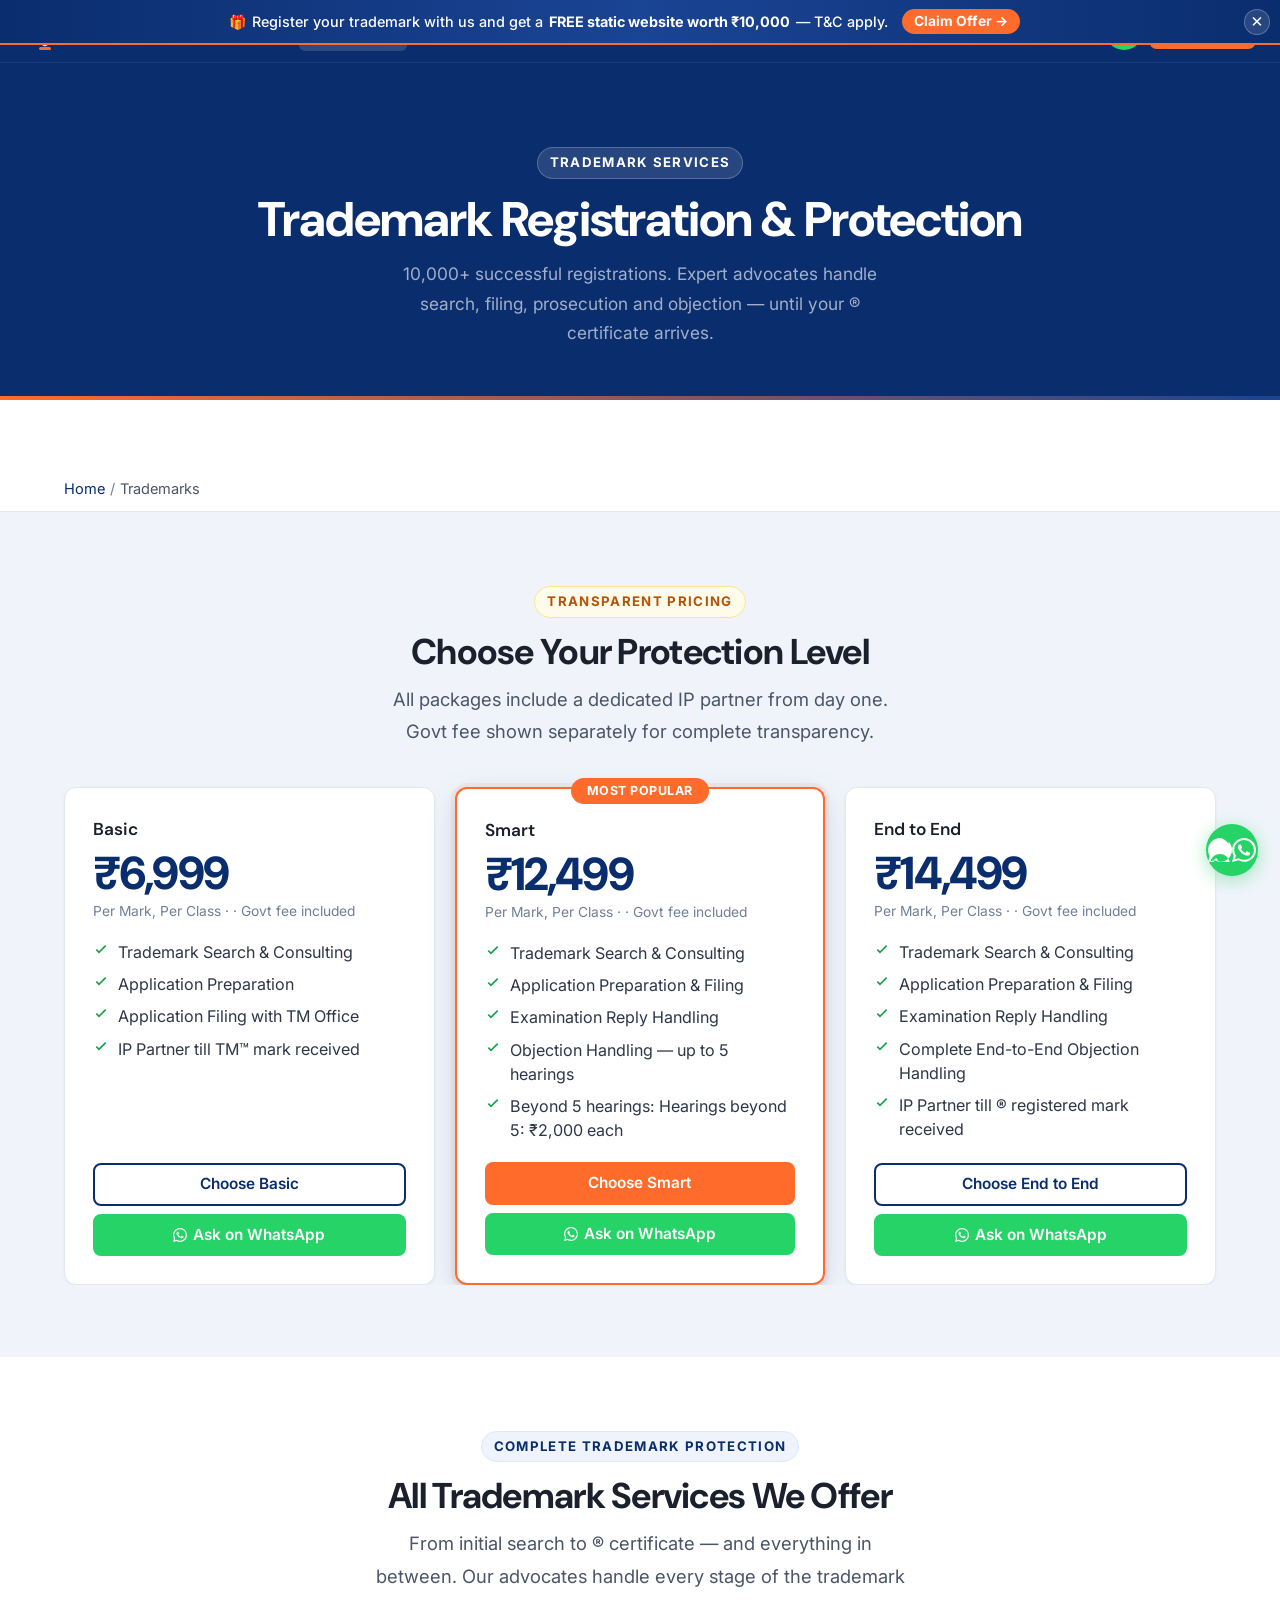
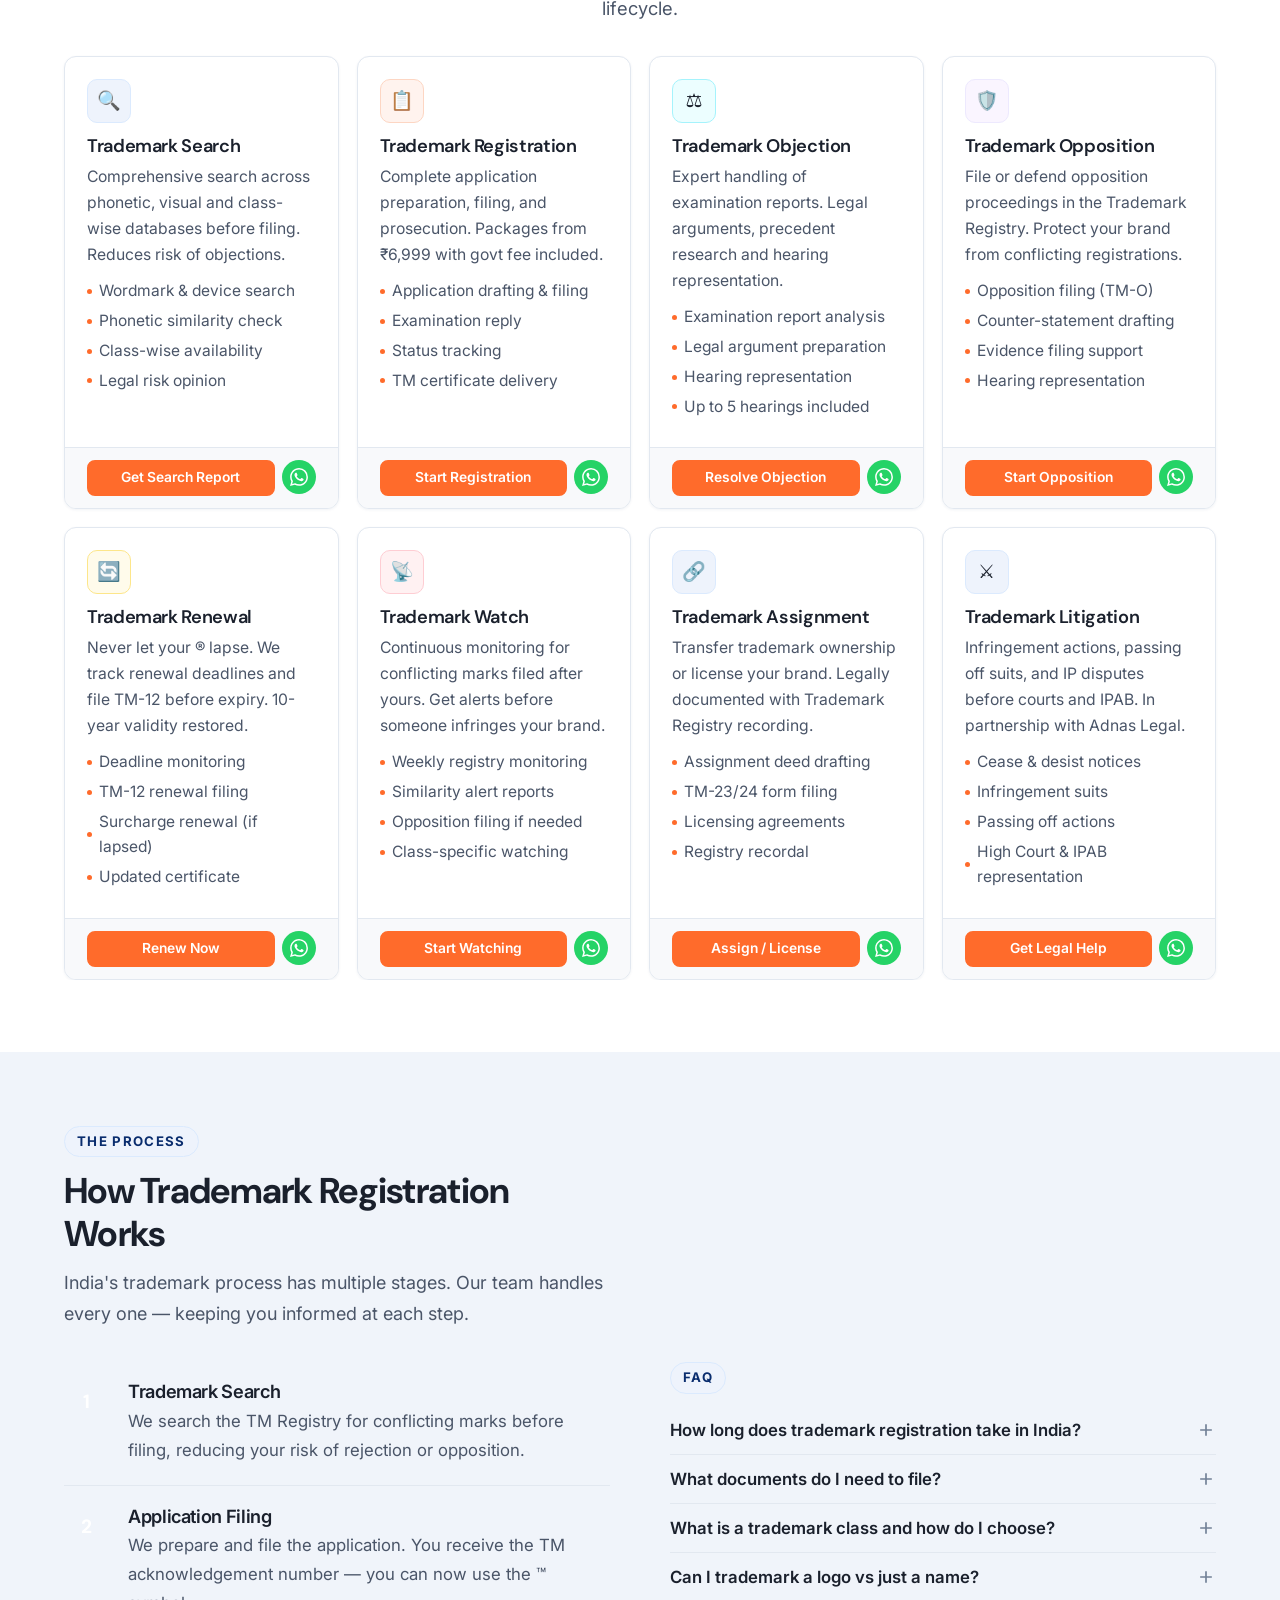
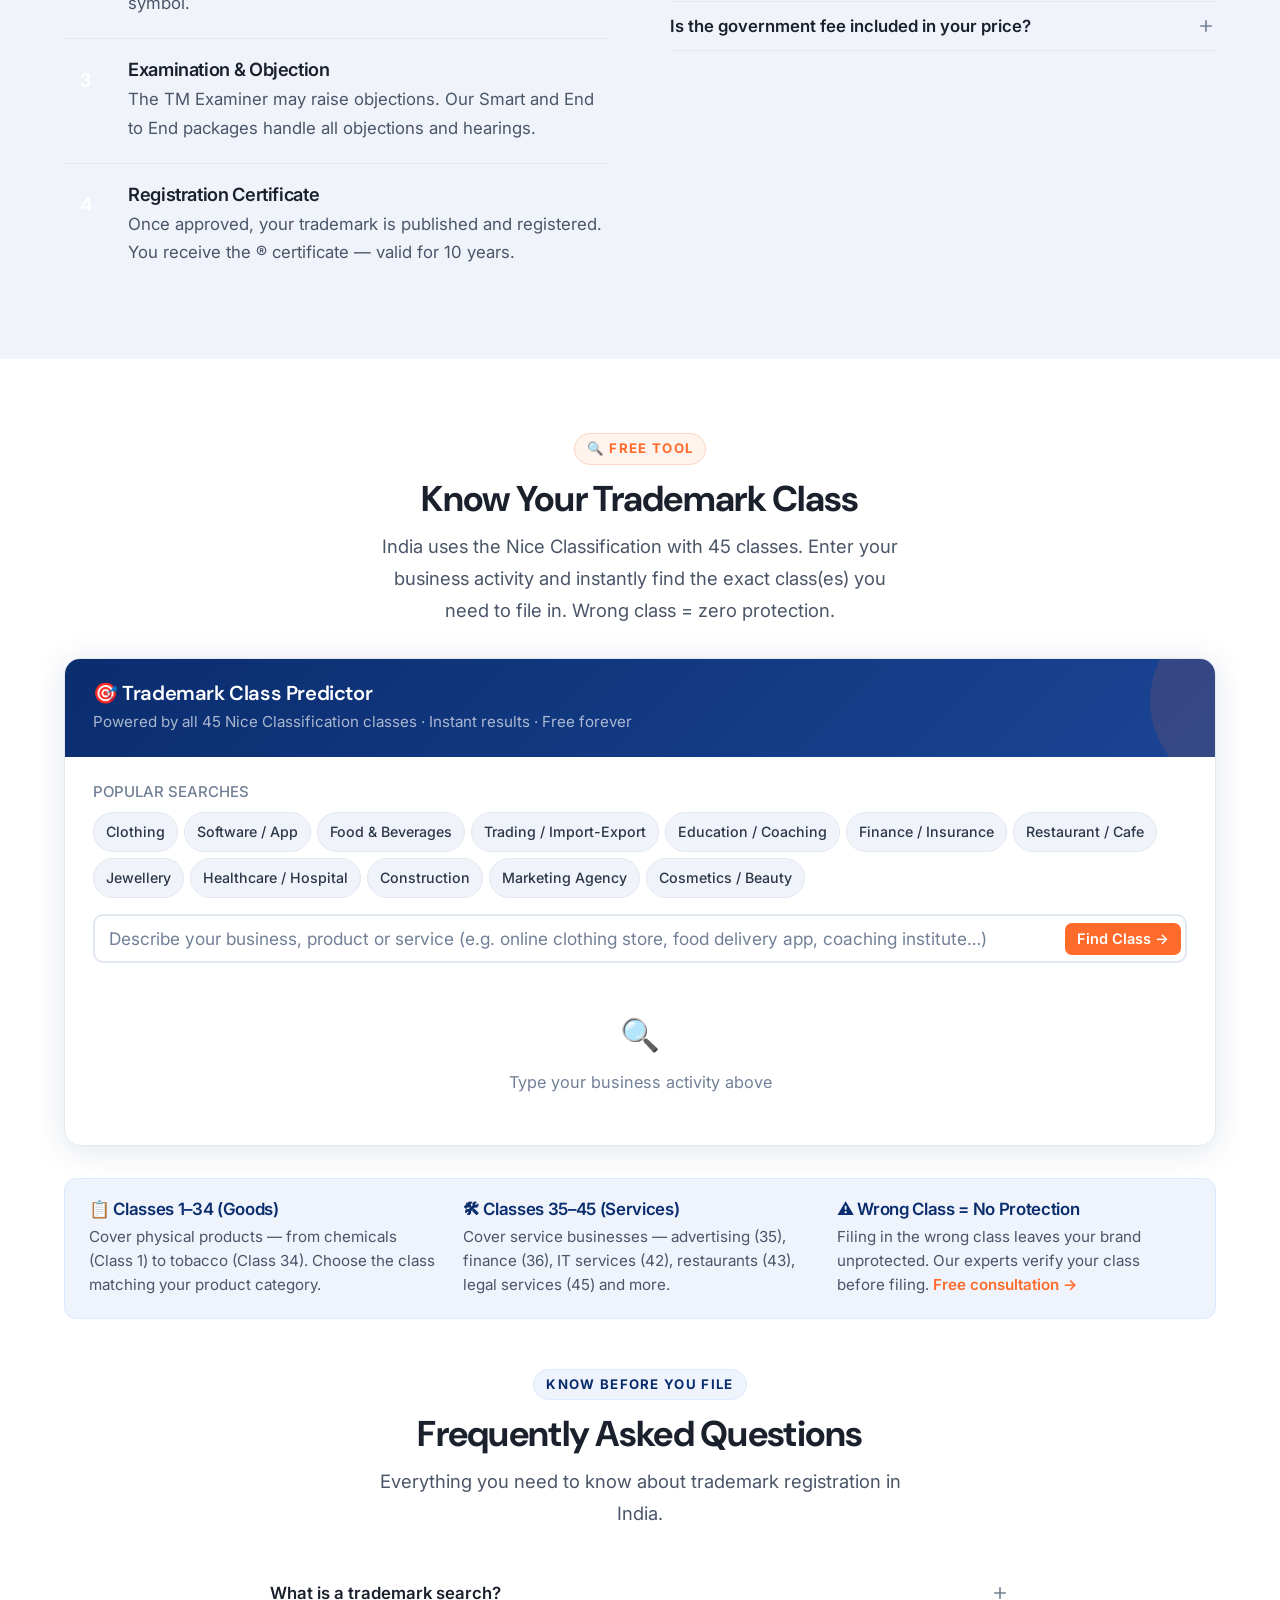
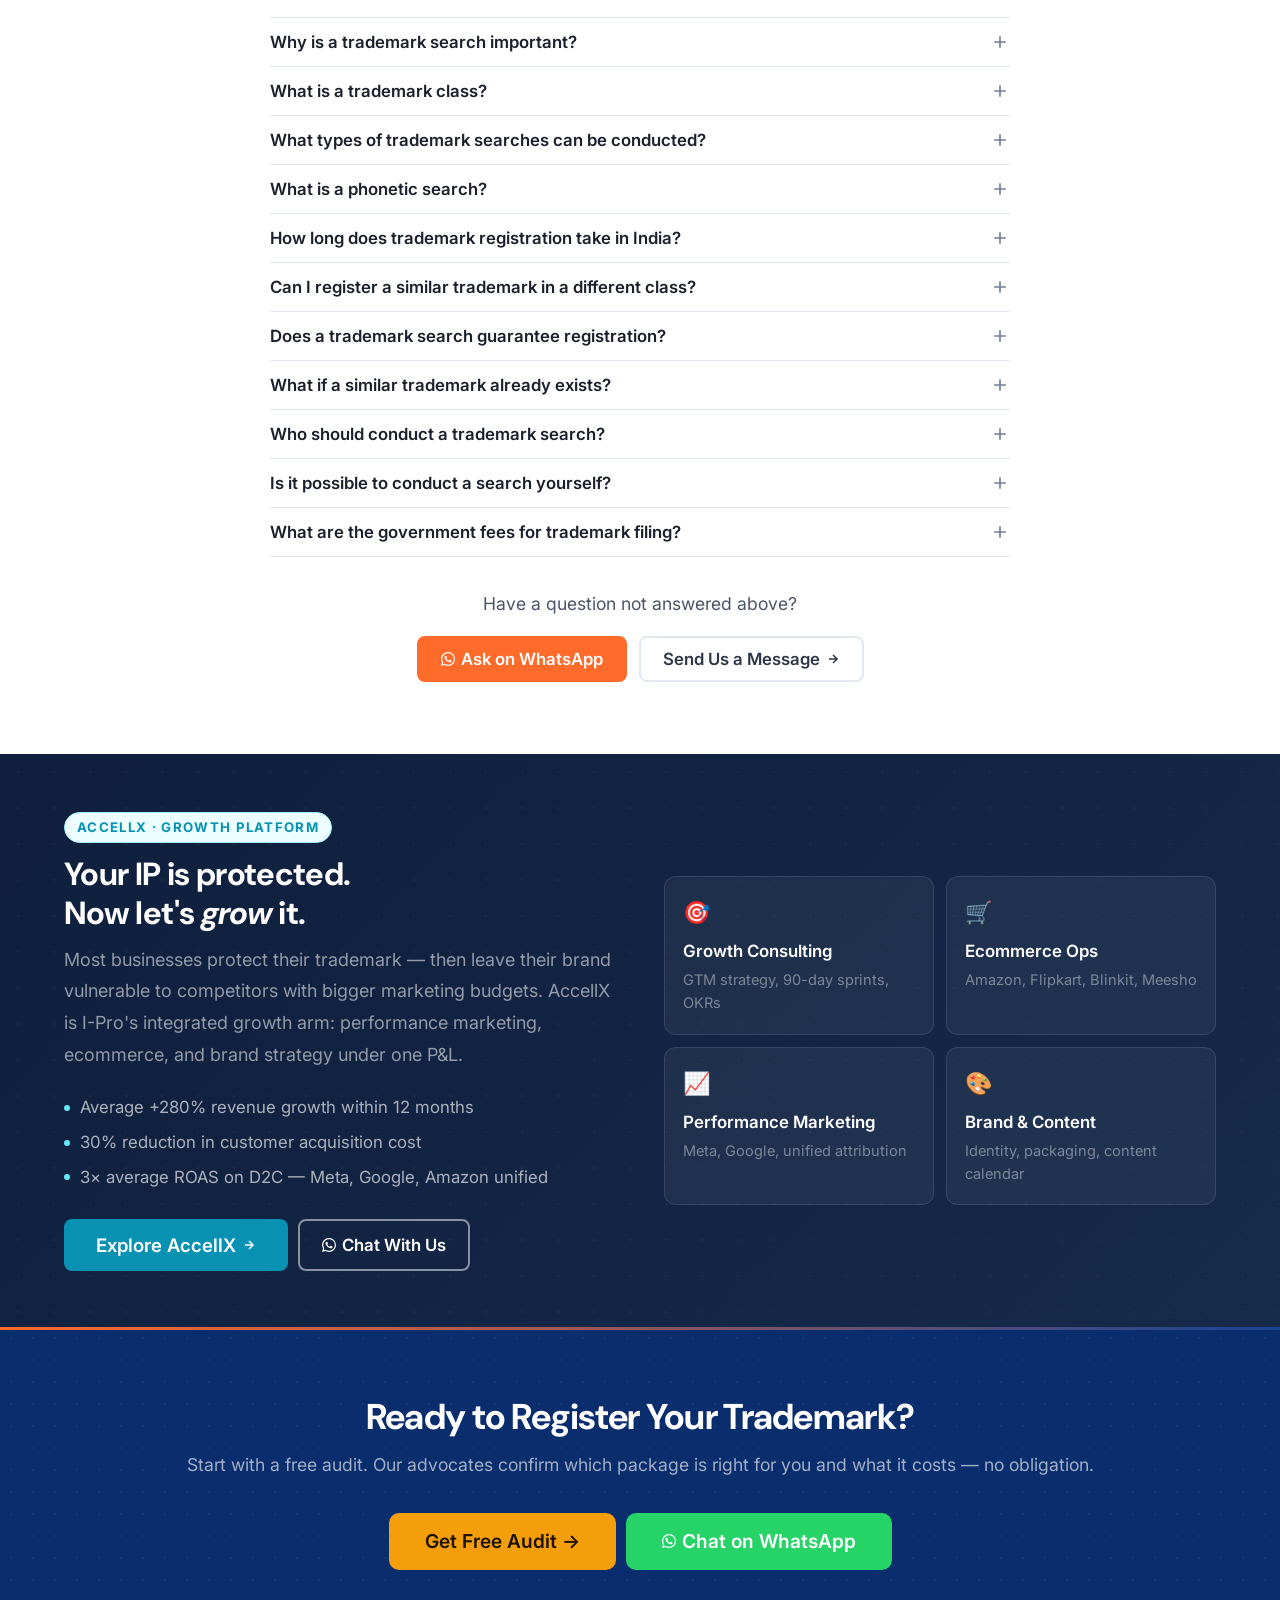
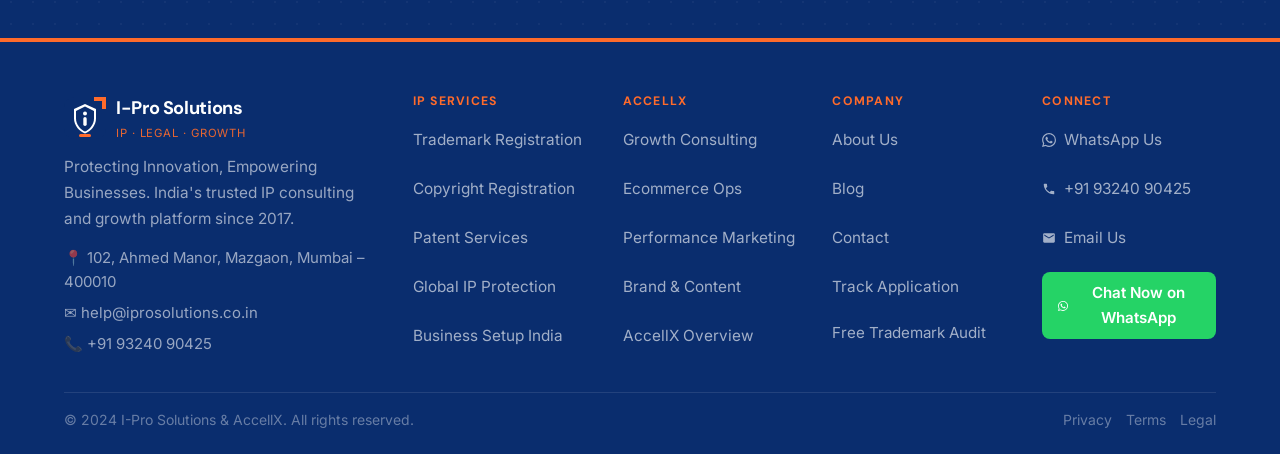
<file: pages/trademarks.html>
<!DOCTYPE html>
<html lang="en">
<head>
<meta charset="UTF-8"/>
<meta name="viewport" content="width=device-width,initial-scale=1.0"/>
<title>Trademark Registration India | Packages from ₹6,999 | I-Pro Solutions</title>
<meta name="description" content="Register your trademark in India with expert advocates. Class finder tool, full objection handling, renewal & litigation support. Govt fee included."/>
<link rel="preconnect" href="https://fonts.googleapis.com"/>
<link href="https://fonts.googleapis.com/css2?family=DM+Sans:ital,opsz,wght@0,9..40,300;0,9..40,400;0,9..40,500;0,9..40,600;0,9..40,700;0,9..40,800;1,9..40,400&family=Inter:wght@300;400;500;600;700&display=swap" rel="stylesheet"/>
<link rel="stylesheet" href="../css/style.css"/>
  <!-- Google Analytics -->
  <script async src="https://www.googletagmanager.com/gtag/js?id=G-0BHHY904RE"></script>
  <script>window.dataLayer=window.dataLayer||[];function gtag(){dataLayer.push(arguments);}gtag('js',new Date());gtag('config','G-0BHHY904RE');</script>
  <!-- Microsoft Clarity -->
  <script type="text/javascript">(function(c,l,a,r,i,t,y){c[a]=c[a]||function(){(c[a].q=c[a].q||[]).push(arguments)};t=l.createElement(r);t.async=1;t.src="https://www.clarity.ms/tag/"+i;y=l.getElementsByTagName(r)[0];y.parentNode.insertBefore(t,y)})(window,document,"clarity","script","w06bbfz67f");</script>
<script type="application/ld+json">
{
  "@context":"https://schema.org",
  "@type":"LegalService",
  "name":"I-Pro Solutions",
  "url":"https://iprosolutions.co.in",
  "logo":"https://iprosolutions.co.in/logo.png",
  "description":"India leading IP consulting firm. Trademark registration from Rs 6999. Copyright, patent, global IP protection and AccellX growth platform.",
  "telephone":"+91-93240-90425",
  "email":"help@iprosolutions.co.in",
  "address":{
    "@type":"PostalAddress",
    "streetAddress":"102, Ahmed Manor, Mazgaon",
    "addressLocality":"Mumbai",
    "addressRegion":"Maharashtra",
    "postalCode":"400010",
    "addressCountry":"IN"
  },
  "geo":{"@type":"GeoCoordinates","latitude":18.9647,"longitude":72.8378},
  "openingHoursSpecification":[
    {"@type":"OpeningHoursSpecification","dayOfWeek":["Monday","Tuesday","Wednesday","Thursday","Friday"],"opens":"09:00","closes":"18:00"},
    {"@type":"OpeningHoursSpecification","dayOfWeek":["Saturday"],"opens":"10:00","closes":"16:00"}
  ],
  "sameAs":["https://www.linkedin.com/company/ipro-solutions"],
  "priceRange":"₹₹",
  "areaServed":"IN",
  "hasOfferCatalog":{
    "@type":"OfferCatalog",
    "name":"IP Services",
    "itemListElement":[
      {"@type":"Offer","itemOffered":{"@type":"Service","name":"Trademark Registration","description":"Complete trademark registration from Rs 6999 including government fee"}},
      {"@type":"Offer","itemOffered":{"@type":"Service","name":"Copyright Registration"}},
      {"@type":"Offer","itemOffered":{"@type":"Service","name":"Patent Filing"}}
    ]
  }
}
</script>
</head>
<body>
<!-- ═══ PROMO BAR — Edit text here to update offers ═══
     Change the text between the <strong> tags and the <a> href/text to update.
     The bar shows once per session and can be dismissed with the ✕ button.     -->
<a href="#main-content" class="skip-link">Skip to main content</a>
<div id="promo-bar" class="promo-bar" style="display:none">
  <span class="promo-bar-inner">
    <span class="promo-bar-icon">🎁</span>
    Register your trademark with us and get a <strong>FREE static website worth ₹10,000</strong> — T&amp;C apply.
    <a href="#" data-modal="lead" class="promo-bar-cta">Claim Offer →</a>
  </span>
  <button class="promo-bar-x" id="promo-bar-x" aria-label="Close">✕</button>
</div>
<nav class="nav" id="main-nav">
  <div class="nav-inner">
    <a href="../index.html" class="logo">
      <svg class="logo-svg" width="42" height="42" viewBox="0 0 42 42" fill="none" xmlns="http://www.w3.org/2000/svg" aria-label="I-Pro Solutions">
  <!-- Outer rounded square, deep blue -->
  <rect width="42" height="42" rx="10" fill="#0a2d6e"/>
  <!-- Orange accent top-right corner bar -->
  <rect x="30" y="0" width="12" height="4" rx="0" fill="#ff6b2b"/>
  <rect x="38" y="0" width="4" height="12" rx="0" fill="#ff6b2b"/>
  <!-- Shield body, white solid -->
  <path d="M21 7L10 12V21.5C10 28.5 15.5 34.5 21 36.5C26.5 34.5 32 28.5 32 21.5V12L21 7Z" fill="white"/>
  <!-- Shield inner blue fill -->
  <path d="M21 9.5L12 14V21.5C12 27.5 16.5 32.8 21 34.5C25.5 32.8 30 27.5 30 21.5V14L21 9.5Z" fill="#0a2d6e"/>
  <!-- Letter i — dot -->
  <circle cx="21" cy="16.5" r="2" fill="white"/>
  <!-- Letter i — stem -->
  <rect x="19.3" y="20" width="3.4" height="9" rx="1.7" fill="white"/>
  <!-- Orange underline accent -->
  <rect x="15" y="37" width="12" height="3" rx="1.5" fill="#ff6b2b"/>
</svg>
      <div class="logo-text-wrap">
        <div class="logo-name">I-Pro Solutions</div>
        <div class="logo-tag">IP · Legal · Growth</div>
      </div>
    </a>
    <ul class="nav-links" id="nav-links" role="navigation" aria-label="Main navigation">
      <li><a href="../index.html"                  class="nav-link">Home</a></li>
      <li><a href="trademarks.html"                class="nav-link active">Trademarks</a></li>
      <li><a href="copyright.html"                 class="nav-link">Copyright</a></li>
      <li><a href="patents.html"                   class="nav-link">Patents</a></li>
      <li><a href="global-tm.html"                 class="nav-link">Global IP</a></li>
      <li><a href="business-setup.html"            class="nav-link">Biz Setup</a></li>
      <div class="nav-divider"></div>
      <li><a href="accellx.html"                   class="nav-link" class="nav-link" style="color:#14b8a6">AccellX ✦</a></li>
      <div class="nav-divider"></div>
      <li><a href="blog.html"                      class="nav-link">Blog</a></li>
      <li><a href="about.html"                     class="nav-link">About</a></li>
      <li><a href="contact.html"                   class="nav-link">Contact</a></li>
</ul>
    <div class="nav-actions">
      <a href="#" class="btn-wa-icon nav-wa-icon" data-wa="Hi I-Pro! I need help." title="Chat on WhatsApp" aria-label="Chat on WhatsApp"><svg viewBox="0 0 24 24" fill="currentColor" width="18" height="18" aria-hidden="true"><path d="M17.472 14.382c-.297-.149-1.758-.867-2.03-.967-.273-.099-.471-.148-.67.15-.197.297-.767.966-.94 1.164-.173.199-.347.223-.644.075-.297-.15-1.255-.463-2.39-1.475-.883-.788-1.48-1.761-1.653-2.059-.173-.297-.018-.458.13-.606.134-.133.298-.347.446-.52.149-.174.198-.298.298-.497.099-.198.05-.371-.025-.52-.075-.149-.669-1.612-.916-2.207-.242-.579-.487-.5-.669-.51a9.56 9.56 0 00-.57-.01c-.198 0-.52.074-.792.372-.272.297-1.04 1.016-1.04 2.479 0 1.462 1.065 2.875 1.213 3.074.149.198 2.096 3.2 5.077 4.487.709.306 1.262.489 1.694.625.712.227 1.36.195 1.871.118.571-.085 1.758-.719 2.006-1.413.248-.694.248-1.289.173-1.413-.074-.124-.272-.198-.57-.347m-5.421 7.403h-.004a9.87 9.87 0 01-5.031-1.378l-.361-.214-3.741.982.998-3.648-.235-.374a9.86 9.86 0 01-1.51-5.26c.001-5.45 4.436-9.884 9.888-9.884 2.64 0 5.122 1.03 6.988 2.898a9.825 9.825 0 012.893 6.994c-.003 5.45-4.437 9.884-9.885 9.884m8.413-18.297A11.815 11.815 0 0012.05 0C5.495 0 .16 5.335.157 11.892c0 2.096.547 4.142 1.588 5.945L.057 24l6.305-1.654a11.882 11.882 0 005.683 1.448h.005c6.554 0 11.89-5.335 11.893-11.893a11.821 11.821 0 00-3.48-8.413z"/></svg></a>
      <button class="btn btn-gold btn-sm hide-mob" data-modal="lead" aria-haspopup="dialog">Free Audit</button>
    </div>
    <button class="nav-ham" id="nav-ham" aria-label="Open menu" aria-expanded="false" aria-controls="nav-links"><span></span><span></span><span></span></button>
  </div>
</nav>

<div class="page-hdr">
  <div class="hero-mesh"><div class="hero-orb orb1"></div><div class="hero-orb orb2"></div></div>
  <div class="hero-grid"></div>
  <div class="container page-hdr-inner">
    <div class="eyebrow white mb16">Trademark Services</div>
    <h1>Trademark Registration &amp; Protection</h1>
    <p class="mt12">10,000+ successful registrations. Expert advocates handle search, filing, prosecution and objection — until your ® certificate arrives.</p>
  </div>
</div><div class="bc" style="margin-top:68px"><div class="container"><div class="bc-inner"><a href="../index.html">Home</a> <span style="color:var(--text4)">/</span> <span style="color:var(--text3)">Trademarks</span></div></div></div>
<section class="section alt">
  <div class="container">
    <div class="text-center mb40 reveal">
      <div class="eyebrow gold">Transparent Pricing</div>
      <h2 class="sec-title">Choose Your Protection Level</h2>
      <p class="sec-sub center mt12">All packages include a dedicated IP partner from day one. Govt fee shown separately for complete transparency.</p>
    </div>
    <div class="pricing-grid reveal">
      <div class="card price-card">
<div class="price-name">Basic</div><div class="price-amt">&#8377;6,999</div>
<div class="price-per">Per Mark, Per Class · · Govt fee included</div>
<div class="price-feats"><div class="price-feat"><svg fill="none" viewBox="0 0 24 24" stroke="currentColor" stroke-width="2.5" class="chk" width="16" height="16"><path d="M5 13l4 4L19 7"/></svg>Trademark Search &amp; Consulting</div><div class="price-feat"><svg fill="none" viewBox="0 0 24 24" stroke="currentColor" stroke-width="2.5" class="chk" width="16" height="16"><path d="M5 13l4 4L19 7"/></svg>Application Preparation</div><div class="price-feat"><svg fill="none" viewBox="0 0 24 24" stroke="currentColor" stroke-width="2.5" class="chk" width="16" height="16"><path d="M5 13l4 4L19 7"/></svg>Application Filing with TM Office</div><div class="price-feat"><svg fill="none" viewBox="0 0 24 24" stroke="currentColor" stroke-width="2.5" class="chk" width="16" height="16"><path d="M5 13l4 4L19 7"/></svg>IP Partner till TM™ mark received</div></div>
<div class="price-btns"><button class="btn btn-outline w100" style="justify-content:center" data-modal="lead" aria-haspopup="dialog">Choose Basic</button><a href="#" class="btn btn-wa w100" data-wa="Hi! I want the Basic Trademark package at Rs 6,999."><svg viewBox="0 0 24 24" fill="currentColor" width="14" height="14"><path d="M17.472 14.382c-.297-.149-1.758-.867-2.03-.967-.273-.099-.471-.148-.67.15-.197.297-.767.966-.94 1.164-.173.199-.347.223-.644.075-.297-.15-1.255-.463-2.39-1.475-.883-.788-1.48-1.761-1.653-2.059-.173-.297-.018-.458.13-.606.134-.133.298-.347.446-.52.149-.174.198-.298.298-.497.099-.198.05-.371-.025-.52-.075-.149-.669-1.612-.916-2.207-.242-.579-.487-.5-.669-.51a9.56 9.56 0 00-.57-.01c-.198 0-.52.074-.792.372-.272.297-1.04 1.016-1.04 2.479 0 1.462 1.065 2.875 1.213 3.074.149.198 2.096 3.2 5.077 4.487.709.306 1.262.489 1.694.625.712.227 1.36.195 1.871.118.571-.085 1.758-.719 2.006-1.413.248-.694.248-1.289.173-1.413-.074-.124-.272-.198-.57-.347m-5.421 7.403h-.004a9.87 9.87 0 01-5.031-1.378l-.361-.214-3.741.982.998-3.648-.235-.374a9.86 9.86 0 01-1.51-5.26c.001-5.45 4.436-9.884 9.888-9.884 2.64 0 5.122 1.03 6.988 2.898a9.825 9.825 0 012.893 6.994c-.003 5.45-4.437 9.884-9.885 9.884m8.413-18.297A11.815 11.815 0 0012.05 0C5.495 0 .16 5.335.157 11.892c0 2.096.547 4.142 1.588 5.945L.057 24l6.305-1.654a11.882 11.882 0 005.683 1.448h.005c6.554 0 11.89-5.335 11.893-11.893a11.821 11.821 0 00-3.48-8.413z"/></svg> Ask on WhatsApp</a></div>
</div>
      <div class="card price-card featured"><div class="pop-ring">Most Popular</div>
<div class="price-name">Smart</div><div class="price-amt">&#8377;12,499</div>
<div class="price-per">Per Mark, Per Class · · Govt fee included</div>
<div class="price-feats"><div class="price-feat"><svg fill="none" viewBox="0 0 24 24" stroke="currentColor" stroke-width="2.5" class="chk" width="16" height="16"><path d="M5 13l4 4L19 7"/></svg>Trademark Search &amp; Consulting</div><div class="price-feat"><svg fill="none" viewBox="0 0 24 24" stroke="currentColor" stroke-width="2.5" class="chk" width="16" height="16"><path d="M5 13l4 4L19 7"/></svg>Application Preparation &amp; Filing</div><div class="price-feat"><svg fill="none" viewBox="0 0 24 24" stroke="currentColor" stroke-width="2.5" class="chk" width="16" height="16"><path d="M5 13l4 4L19 7"/></svg>Examination Reply Handling</div><div class="price-feat"><svg fill="none" viewBox="0 0 24 24" stroke="currentColor" stroke-width="2.5" class="chk" width="16" height="16"><path d="M5 13l4 4L19 7"/></svg>Objection Handling — up to 5 hearings</div><div class="price-feat"><svg fill="none" viewBox="0 0 24 24" stroke="currentColor" stroke-width="2.5" class="chk" width="16" height="16"><path d="M5 13l4 4L19 7"/></svg>Beyond 5 hearings: Hearings beyond 5: ₹2,000 each</div></div>
<div class="price-btns"><button class="btn btn-primary w100" style="justify-content:center" data-modal="lead" aria-haspopup="dialog">Choose Smart</button><a href="#" class="btn btn-wa w100" data-wa="Hi! I want the Smart Trademark package at Rs 12,499."><svg viewBox="0 0 24 24" fill="currentColor" width="14" height="14"><path d="M17.472 14.382c-.297-.149-1.758-.867-2.03-.967-.273-.099-.471-.148-.67.15-.197.297-.767.966-.94 1.164-.173.199-.347.223-.644.075-.297-.15-1.255-.463-2.39-1.475-.883-.788-1.48-1.761-1.653-2.059-.173-.297-.018-.458.13-.606.134-.133.298-.347.446-.52.149-.174.198-.298.298-.497.099-.198.05-.371-.025-.52-.075-.149-.669-1.612-.916-2.207-.242-.579-.487-.5-.669-.51a9.56 9.56 0 00-.57-.01c-.198 0-.52.074-.792.372-.272.297-1.04 1.016-1.04 2.479 0 1.462 1.065 2.875 1.213 3.074.149.198 2.096 3.2 5.077 4.487.709.306 1.262.489 1.694.625.712.227 1.36.195 1.871.118.571-.085 1.758-.719 2.006-1.413.248-.694.248-1.289.173-1.413-.074-.124-.272-.198-.57-.347m-5.421 7.403h-.004a9.87 9.87 0 01-5.031-1.378l-.361-.214-3.741.982.998-3.648-.235-.374a9.86 9.86 0 01-1.51-5.26c.001-5.45 4.436-9.884 9.888-9.884 2.64 0 5.122 1.03 6.988 2.898a9.825 9.825 0 012.893 6.994c-.003 5.45-4.437 9.884-9.885 9.884m8.413-18.297A11.815 11.815 0 0012.05 0C5.495 0 .16 5.335.157 11.892c0 2.096.547 4.142 1.588 5.945L.057 24l6.305-1.654a11.882 11.882 0 005.683 1.448h.005c6.554 0 11.89-5.335 11.893-11.893a11.821 11.821 0 00-3.48-8.413z"/></svg> Ask on WhatsApp</a></div>
</div>
      <div class="card price-card">
<div class="price-name">End to End</div><div class="price-amt">&#8377;14,499</div>
<div class="price-per">Per Mark, Per Class · · Govt fee included</div>
<div class="price-feats"><div class="price-feat"><svg fill="none" viewBox="0 0 24 24" stroke="currentColor" stroke-width="2.5" class="chk" width="16" height="16"><path d="M5 13l4 4L19 7"/></svg>Trademark Search &amp; Consulting</div><div class="price-feat"><svg fill="none" viewBox="0 0 24 24" stroke="currentColor" stroke-width="2.5" class="chk" width="16" height="16"><path d="M5 13l4 4L19 7"/></svg>Application Preparation &amp; Filing</div><div class="price-feat"><svg fill="none" viewBox="0 0 24 24" stroke="currentColor" stroke-width="2.5" class="chk" width="16" height="16"><path d="M5 13l4 4L19 7"/></svg>Examination Reply Handling</div><div class="price-feat"><svg fill="none" viewBox="0 0 24 24" stroke="currentColor" stroke-width="2.5" class="chk" width="16" height="16"><path d="M5 13l4 4L19 7"/></svg>Complete End-to-End Objection Handling</div><div class="price-feat"><svg fill="none" viewBox="0 0 24 24" stroke="currentColor" stroke-width="2.5" class="chk" width="16" height="16"><path d="M5 13l4 4L19 7"/></svg>IP Partner till ® registered mark received</div></div>
<div class="price-btns"><button class="btn btn-outline w100" style="justify-content:center" data-modal="lead" aria-haspopup="dialog">Choose End to End</button><a href="#" class="btn btn-wa w100" data-wa="Hi! I want the End to End Trademark package at Rs 14,499."><svg viewBox="0 0 24 24" fill="currentColor" width="14" height="14"><path d="M17.472 14.382c-.297-.149-1.758-.867-2.03-.967-.273-.099-.471-.148-.67.15-.197.297-.767.966-.94 1.164-.173.199-.347.223-.644.075-.297-.15-1.255-.463-2.39-1.475-.883-.788-1.48-1.761-1.653-2.059-.173-.297-.018-.458.13-.606.134-.133.298-.347.446-.52.149-.174.198-.298.298-.497.099-.198.05-.371-.025-.52-.075-.149-.669-1.612-.916-2.207-.242-.579-.487-.5-.669-.51a9.56 9.56 0 00-.57-.01c-.198 0-.52.074-.792.372-.272.297-1.04 1.016-1.04 2.479 0 1.462 1.065 2.875 1.213 3.074.149.198 2.096 3.2 5.077 4.487.709.306 1.262.489 1.694.625.712.227 1.36.195 1.871.118.571-.085 1.758-.719 2.006-1.413.248-.694.248-1.289.173-1.413-.074-.124-.272-.198-.57-.347m-5.421 7.403h-.004a9.87 9.87 0 01-5.031-1.378l-.361-.214-3.741.982.998-3.648-.235-.374a9.86 9.86 0 01-1.51-5.26c.001-5.45 4.436-9.884 9.888-9.884 2.64 0 5.122 1.03 6.988 2.898a9.825 9.825 0 012.893 6.994c-.003 5.45-4.437 9.884-9.885 9.884m8.413-18.297A11.815 11.815 0 0012.05 0C5.495 0 .16 5.335.157 11.892c0 2.096.547 4.142 1.588 5.945L.057 24l6.305-1.654a11.882 11.882 0 005.683 1.448h.005c6.554 0 11.89-5.335 11.893-11.893a11.821 11.821 0 00-3.48-8.413z"/></svg> Ask on WhatsApp</a></div>
</div>
    </div>
  </div>
</section>


<section class="section white">
  <div class="container">
    <div class="text-center mb32 reveal">
      <div class="eyebrow blue">Complete Trademark Protection</div>
      <h2 class="sec-title">All Trademark Services We Offer</h2>
      <p class="sec-sub center mt8">From initial search to ® certificate — and everything in between. Our advocates handle every stage of the trademark lifecycle.</p>
    </div>
    <div class="grid4">

      <div class="card svc-card reveal delay-1">
        <div class="svc-card-head">
          <div class="svc-ico ico-bg-blue" aria-hidden="true">🔍</div>
          <h3>Trademark Search</h3>
          <p>Comprehensive search across phonetic, visual and class-wise databases before filing. Reduces risk of objections.</p>
          <div class="feat-list">
            <div class="feat-item">Wordmark & device search</div>
            <div class="feat-item">Phonetic similarity check</div>
            <div class="feat-item">Class-wise availability</div>
            <div class="feat-item">Legal risk opinion</div>
          </div>
        </div>
        <div class="svc-card-foot">
          <button class="btn btn-primary btn-sm" data-modal="lead" data-service="Trademark Search" aria-haspopup="dialog">Get Search Report</button>
          <a href="#" class="btn-wa-icon" data-wa="Hi! I need a trademark search." title="WhatsApp" aria-label="WhatsApp"><svg viewBox="0 0 24 24" fill="currentColor" width="18" height="18" aria-hidden="true"><path d="M17.472 14.382c-.297-.149-1.758-.867-2.03-.967-.273-.099-.471-.148-.67.15-.197.297-.767.966-.94 1.164-.173.199-.347.223-.644.075-.297-.15-1.255-.463-2.39-1.475-.883-.788-1.48-1.761-1.653-2.059-.173-.297-.018-.458.13-.606.134-.133.298-.347.446-.52.149-.174.198-.298.298-.497.099-.198.05-.371-.025-.52-.075-.149-.669-1.612-.916-2.207-.242-.579-.487-.5-.669-.51a9.56 9.56 0 00-.57-.01c-.198 0-.52.074-.792.372-.272.297-1.04 1.016-1.04 2.479 0 1.462 1.065 2.875 1.213 3.074.149.198 2.096 3.2 5.077 4.487.709.306 1.262.489 1.694.625.712.227 1.36.195 1.871.118.571-.085 1.758-.719 2.006-1.413.248-.694.248-1.289.173-1.413-.074-.124-.272-.198-.57-.347m-5.421 7.403h-.004a9.87 9.87 0 01-5.031-1.378l-.361-.214-3.741.982.998-3.648-.235-.374a9.86 9.86 0 01-1.51-5.26c.001-5.45 4.436-9.884 9.888-9.884 2.64 0 5.122 1.03 6.988 2.898a9.825 9.825 0 012.893 6.994c-.003 5.45-4.437 9.884-9.885 9.884m8.413-18.297A11.815 11.815 0 0012.05 0C5.495 0 .16 5.335.157 11.892c0 2.096.547 4.142 1.588 5.945L.057 24l6.305-1.654a11.882 11.882 0 005.683 1.448h.005c6.554 0 11.89-5.335 11.893-11.893a11.821 11.821 0 00-3.48-8.413z"/></svg></a>
        </div>
      </div>

      <div class="card svc-card reveal delay-2">
        <div class="svc-card-head">
          <div class="svc-ico ico-bg-orange" aria-hidden="true">📋</div>
          <h3>Trademark Registration</h3>
          <p>Complete application preparation, filing, and prosecution. Packages from ₹6,999 with govt fee included.</p>
          <div class="feat-list">
            <div class="feat-item">Application drafting & filing</div>
            <div class="feat-item">Examination reply</div>
            <div class="feat-item">Status tracking</div>
            <div class="feat-item">TM certificate delivery</div>
          </div>
        </div>
        <div class="svc-card-foot">
          <button class="btn btn-primary btn-sm" data-modal="lead" data-service="Trademark Registration" aria-haspopup="dialog">Start Registration</button>
          <a href="#" class="btn-wa-icon" data-wa="Hi! I want to register my trademark." title="WhatsApp" aria-label="WhatsApp"><svg viewBox="0 0 24 24" fill="currentColor" width="18" height="18" aria-hidden="true"><path d="M17.472 14.382c-.297-.149-1.758-.867-2.03-.967-.273-.099-.471-.148-.67.15-.197.297-.767.966-.94 1.164-.173.199-.347.223-.644.075-.297-.15-1.255-.463-2.39-1.475-.883-.788-1.48-1.761-1.653-2.059-.173-.297-.018-.458.13-.606.134-.133.298-.347.446-.52.149-.174.198-.298.298-.497.099-.198.05-.371-.025-.52-.075-.149-.669-1.612-.916-2.207-.242-.579-.487-.5-.669-.51a9.56 9.56 0 00-.57-.01c-.198 0-.52.074-.792.372-.272.297-1.04 1.016-1.04 2.479 0 1.462 1.065 2.875 1.213 3.074.149.198 2.096 3.2 5.077 4.487.709.306 1.262.489 1.694.625.712.227 1.36.195 1.871.118.571-.085 1.758-.719 2.006-1.413.248-.694.248-1.289.173-1.413-.074-.124-.272-.198-.57-.347m-5.421 7.403h-.004a9.87 9.87 0 01-5.031-1.378l-.361-.214-3.741.982.998-3.648-.235-.374a9.86 9.86 0 01-1.51-5.26c.001-5.45 4.436-9.884 9.888-9.884 2.64 0 5.122 1.03 6.988 2.898a9.825 9.825 0 012.893 6.994c-.003 5.45-4.437 9.884-9.885 9.884m8.413-18.297A11.815 11.815 0 0012.05 0C5.495 0 .16 5.335.157 11.892c0 2.096.547 4.142 1.588 5.945L.057 24l6.305-1.654a11.882 11.882 0 005.683 1.448h.005c6.554 0 11.89-5.335 11.893-11.893a11.821 11.821 0 00-3.48-8.413z"/></svg></a>
        </div>
      </div>

      <div class="card svc-card reveal delay-3">
        <div class="svc-card-head">
          <div class="svc-ico ico-bg-teal" aria-hidden="true">⚖️</div>
          <h3>Trademark Objection</h3>
          <p>Expert handling of examination reports. Legal arguments, precedent research and hearing representation.</p>
          <div class="feat-list">
            <div class="feat-item">Examination report analysis</div>
            <div class="feat-item">Legal argument preparation</div>
            <div class="feat-item">Hearing representation</div>
            <div class="feat-item">Up to 5 hearings included</div>
          </div>
        </div>
        <div class="svc-card-foot">
          <button class="btn btn-primary btn-sm" data-modal="lead" data-service="Trademark Objection" aria-haspopup="dialog">Resolve Objection</button>
          <a href="#" class="btn-wa-icon" data-wa="Hi! I have a trademark objection to handle." title="WhatsApp" aria-label="WhatsApp"><svg viewBox="0 0 24 24" fill="currentColor" width="18" height="18" aria-hidden="true"><path d="M17.472 14.382c-.297-.149-1.758-.867-2.03-.967-.273-.099-.471-.148-.67.15-.197.297-.767.966-.94 1.164-.173.199-.347.223-.644.075-.297-.15-1.255-.463-2.39-1.475-.883-.788-1.48-1.761-1.653-2.059-.173-.297-.018-.458.13-.606.134-.133.298-.347.446-.52.149-.174.198-.298.298-.497.099-.198.05-.371-.025-.52-.075-.149-.669-1.612-.916-2.207-.242-.579-.487-.5-.669-.51a9.56 9.56 0 00-.57-.01c-.198 0-.52.074-.792.372-.272.297-1.04 1.016-1.04 2.479 0 1.462 1.065 2.875 1.213 3.074.149.198 2.096 3.2 5.077 4.487.709.306 1.262.489 1.694.625.712.227 1.36.195 1.871.118.571-.085 1.758-.719 2.006-1.413.248-.694.248-1.289.173-1.413-.074-.124-.272-.198-.57-.347m-5.421 7.403h-.004a9.87 9.87 0 01-5.031-1.378l-.361-.214-3.741.982.998-3.648-.235-.374a9.86 9.86 0 01-1.51-5.26c.001-5.45 4.436-9.884 9.888-9.884 2.64 0 5.122 1.03 6.988 2.898a9.825 9.825 0 012.893 6.994c-.003 5.45-4.437 9.884-9.885 9.884m8.413-18.297A11.815 11.815 0 0012.05 0C5.495 0 .16 5.335.157 11.892c0 2.096.547 4.142 1.588 5.945L.057 24l6.305-1.654a11.882 11.882 0 005.683 1.448h.005c6.554 0 11.89-5.335 11.893-11.893a11.821 11.821 0 00-3.48-8.413z"/></svg></a>
        </div>
      </div>

      <div class="card svc-card reveal delay-4">
        <div class="svc-card-head">
          <div class="svc-ico ico-bg-purple" aria-hidden="true">🛡️</div>
          <h3>Trademark Opposition</h3>
          <p>File or defend opposition proceedings in the Trademark Registry. Protect your brand from conflicting registrations.</p>
          <div class="feat-list">
            <div class="feat-item">Opposition filing (TM-O)</div>
            <div class="feat-item">Counter-statement drafting</div>
            <div class="feat-item">Evidence filing support</div>
            <div class="feat-item">Hearing representation</div>
          </div>
        </div>
        <div class="svc-card-foot">
          <button class="btn btn-primary btn-sm" data-modal="lead" data-service="Trademark Opposition" aria-haspopup="dialog">Start Opposition</button>
          <a href="#" class="btn-wa-icon" data-wa="Hi! I need help with trademark opposition." title="WhatsApp" aria-label="WhatsApp"><svg viewBox="0 0 24 24" fill="currentColor" width="18" height="18" aria-hidden="true"><path d="M17.472 14.382c-.297-.149-1.758-.867-2.03-.967-.273-.099-.471-.148-.67.15-.197.297-.767.966-.94 1.164-.173.199-.347.223-.644.075-.297-.15-1.255-.463-2.39-1.475-.883-.788-1.48-1.761-1.653-2.059-.173-.297-.018-.458.13-.606.134-.133.298-.347.446-.52.149-.174.198-.298.298-.497.099-.198.05-.371-.025-.52-.075-.149-.669-1.612-.916-2.207-.242-.579-.487-.5-.669-.51a9.56 9.56 0 00-.57-.01c-.198 0-.52.074-.792.372-.272.297-1.04 1.016-1.04 2.479 0 1.462 1.065 2.875 1.213 3.074.149.198 2.096 3.2 5.077 4.487.709.306 1.262.489 1.694.625.712.227 1.36.195 1.871.118.571-.085 1.758-.719 2.006-1.413.248-.694.248-1.289.173-1.413-.074-.124-.272-.198-.57-.347m-5.421 7.403h-.004a9.87 9.87 0 01-5.031-1.378l-.361-.214-3.741.982.998-3.648-.235-.374a9.86 9.86 0 01-1.51-5.26c.001-5.45 4.436-9.884 9.888-9.884 2.64 0 5.122 1.03 6.988 2.898a9.825 9.825 0 012.893 6.994c-.003 5.45-4.437 9.884-9.885 9.884m8.413-18.297A11.815 11.815 0 0012.05 0C5.495 0 .16 5.335.157 11.892c0 2.096.547 4.142 1.588 5.945L.057 24l6.305-1.654a11.882 11.882 0 005.683 1.448h.005c6.554 0 11.89-5.335 11.893-11.893a11.821 11.821 0 00-3.48-8.413z"/></svg></a>
        </div>
      </div>

      <div class="card svc-card reveal delay-1">
        <div class="svc-card-head">
          <div class="svc-ico ico-bg-gold" aria-hidden="true">🔄</div>
          <h3>Trademark Renewal</h3>
          <p>Never let your ® lapse. We track renewal deadlines and file TM-12 before expiry. 10-year validity restored.</p>
          <div class="feat-list">
            <div class="feat-item">Deadline monitoring</div>
            <div class="feat-item">TM-12 renewal filing</div>
            <div class="feat-item">Surcharge renewal (if lapsed)</div>
            <div class="feat-item">Updated certificate</div>
          </div>
        </div>
        <div class="svc-card-foot">
          <button class="btn btn-primary btn-sm" data-modal="lead" data-service="Trademark Renewal" aria-haspopup="dialog">Renew Now</button>
          <a href="#" class="btn-wa-icon" data-wa="Hi! I need to renew my trademark." title="WhatsApp" aria-label="WhatsApp"><svg viewBox="0 0 24 24" fill="currentColor" width="18" height="18" aria-hidden="true"><path d="M17.472 14.382c-.297-.149-1.758-.867-2.03-.967-.273-.099-.471-.148-.67.15-.197.297-.767.966-.94 1.164-.173.199-.347.223-.644.075-.297-.15-1.255-.463-2.39-1.475-.883-.788-1.48-1.761-1.653-2.059-.173-.297-.018-.458.13-.606.134-.133.298-.347.446-.52.149-.174.198-.298.298-.497.099-.198.05-.371-.025-.52-.075-.149-.669-1.612-.916-2.207-.242-.579-.487-.5-.669-.51a9.56 9.56 0 00-.57-.01c-.198 0-.52.074-.792.372-.272.297-1.04 1.016-1.04 2.479 0 1.462 1.065 2.875 1.213 3.074.149.198 2.096 3.2 5.077 4.487.709.306 1.262.489 1.694.625.712.227 1.36.195 1.871.118.571-.085 1.758-.719 2.006-1.413.248-.694.248-1.289.173-1.413-.074-.124-.272-.198-.57-.347m-5.421 7.403h-.004a9.87 9.87 0 01-5.031-1.378l-.361-.214-3.741.982.998-3.648-.235-.374a9.86 9.86 0 01-1.51-5.26c.001-5.45 4.436-9.884 9.888-9.884 2.64 0 5.122 1.03 6.988 2.898a9.825 9.825 0 012.893 6.994c-.003 5.45-4.437 9.884-9.885 9.884m8.413-18.297A11.815 11.815 0 0012.05 0C5.495 0 .16 5.335.157 11.892c0 2.096.547 4.142 1.588 5.945L.057 24l6.305-1.654a11.882 11.882 0 005.683 1.448h.005c6.554 0 11.89-5.335 11.893-11.893a11.821 11.821 0 00-3.48-8.413z"/></svg></a>
        </div>
      </div>

      <div class="card svc-card reveal delay-2">
        <div class="svc-card-head">
          <div class="svc-ico ico-bg-rose" aria-hidden="true">📡</div>
          <h3>Trademark Watch</h3>
          <p>Continuous monitoring for conflicting marks filed after yours. Get alerts before someone infringes your brand.</p>
          <div class="feat-list">
            <div class="feat-item">Weekly registry monitoring</div>
            <div class="feat-item">Similarity alert reports</div>
            <div class="feat-item">Opposition filing if needed</div>
            <div class="feat-item">Class-specific watching</div>
          </div>
        </div>
        <div class="svc-card-foot">
          <button class="btn btn-primary btn-sm" data-modal="lead" data-service="Trademark Watch" aria-haspopup="dialog">Start Watching</button>
          <a href="#" class="btn-wa-icon" data-wa="Hi! I need trademark watch services." title="WhatsApp" aria-label="WhatsApp"><svg viewBox="0 0 24 24" fill="currentColor" width="18" height="18" aria-hidden="true"><path d="M17.472 14.382c-.297-.149-1.758-.867-2.03-.967-.273-.099-.471-.148-.67.15-.197.297-.767.966-.94 1.164-.173.199-.347.223-.644.075-.297-.15-1.255-.463-2.39-1.475-.883-.788-1.48-1.761-1.653-2.059-.173-.297-.018-.458.13-.606.134-.133.298-.347.446-.52.149-.174.198-.298.298-.497.099-.198.05-.371-.025-.52-.075-.149-.669-1.612-.916-2.207-.242-.579-.487-.5-.669-.51a9.56 9.56 0 00-.57-.01c-.198 0-.52.074-.792.372-.272.297-1.04 1.016-1.04 2.479 0 1.462 1.065 2.875 1.213 3.074.149.198 2.096 3.2 5.077 4.487.709.306 1.262.489 1.694.625.712.227 1.36.195 1.871.118.571-.085 1.758-.719 2.006-1.413.248-.694.248-1.289.173-1.413-.074-.124-.272-.198-.57-.347m-5.421 7.403h-.004a9.87 9.87 0 01-5.031-1.378l-.361-.214-3.741.982.998-3.648-.235-.374a9.86 9.86 0 01-1.51-5.26c.001-5.45 4.436-9.884 9.888-9.884 2.64 0 5.122 1.03 6.988 2.898a9.825 9.825 0 012.893 6.994c-.003 5.45-4.437 9.884-9.885 9.884m8.413-18.297A11.815 11.815 0 0012.05 0C5.495 0 .16 5.335.157 11.892c0 2.096.547 4.142 1.588 5.945L.057 24l6.305-1.654a11.882 11.882 0 005.683 1.448h.005c6.554 0 11.89-5.335 11.893-11.893a11.821 11.821 0 00-3.48-8.413z"/></svg></a>
        </div>
      </div>

      <div class="card svc-card reveal delay-3">
        <div class="svc-card-head">
          <div class="svc-ico ico-bg-navy" aria-hidden="true">🔗</div>
          <h3>Trademark Assignment</h3>
          <p>Transfer trademark ownership or license your brand. Legally documented with Trademark Registry recording.</p>
          <div class="feat-list">
            <div class="feat-item">Assignment deed drafting</div>
            <div class="feat-item">TM-23/24 form filing</div>
            <div class="feat-item">Licensing agreements</div>
            <div class="feat-item">Registry recordal</div>
          </div>
        </div>
        <div class="svc-card-foot">
          <button class="btn btn-primary btn-sm" data-modal="lead" data-service="Trademark Assignment" aria-haspopup="dialog">Assign / License</button>
          <a href="#" class="btn-wa-icon" data-wa="Hi! I need trademark assignment help." title="WhatsApp" aria-label="WhatsApp"><svg viewBox="0 0 24 24" fill="currentColor" width="18" height="18" aria-hidden="true"><path d="M17.472 14.382c-.297-.149-1.758-.867-2.03-.967-.273-.099-.471-.148-.67.15-.197.297-.767.966-.94 1.164-.173.199-.347.223-.644.075-.297-.15-1.255-.463-2.39-1.475-.883-.788-1.48-1.761-1.653-2.059-.173-.297-.018-.458.13-.606.134-.133.298-.347.446-.52.149-.174.198-.298.298-.497.099-.198.05-.371-.025-.52-.075-.149-.669-1.612-.916-2.207-.242-.579-.487-.5-.669-.51a9.56 9.56 0 00-.57-.01c-.198 0-.52.074-.792.372-.272.297-1.04 1.016-1.04 2.479 0 1.462 1.065 2.875 1.213 3.074.149.198 2.096 3.2 5.077 4.487.709.306 1.262.489 1.694.625.712.227 1.36.195 1.871.118.571-.085 1.758-.719 2.006-1.413.248-.694.248-1.289.173-1.413-.074-.124-.272-.198-.57-.347m-5.421 7.403h-.004a9.87 9.87 0 01-5.031-1.378l-.361-.214-3.741.982.998-3.648-.235-.374a9.86 9.86 0 01-1.51-5.26c.001-5.45 4.436-9.884 9.888-9.884 2.64 0 5.122 1.03 6.988 2.898a9.825 9.825 0 012.893 6.994c-.003 5.45-4.437 9.884-9.885 9.884m8.413-18.297A11.815 11.815 0 0012.05 0C5.495 0 .16 5.335.157 11.892c0 2.096.547 4.142 1.588 5.945L.057 24l6.305-1.654a11.882 11.882 0 005.683 1.448h.005c6.554 0 11.89-5.335 11.893-11.893a11.821 11.821 0 00-3.48-8.413z"/></svg></a>
        </div>
      </div>

      <div class="card svc-card reveal delay-4">
        <div class="svc-card-head">
          <div class="svc-ico ico-bg-blue" aria-hidden="true">⚔️</div>
          <h3>Trademark Litigation</h3>
          <p>Infringement actions, passing off suits, and IP disputes before courts and IPAB. In partnership with Adnas Legal.</p>
          <div class="feat-list">
            <div class="feat-item">Cease & desist notices</div>
            <div class="feat-item">Infringement suits</div>
            <div class="feat-item">Passing off actions</div>
            <div class="feat-item">High Court & IPAB representation</div>
          </div>
        </div>
        <div class="svc-card-foot">
          <button class="btn btn-primary btn-sm" data-modal="lead" data-service="Trademark Litigation" aria-haspopup="dialog">Get Legal Help</button>
          <a href="#" class="btn-wa-icon" data-wa="Hi! I have a trademark infringement issue." title="WhatsApp" aria-label="WhatsApp"><svg viewBox="0 0 24 24" fill="currentColor" width="18" height="18" aria-hidden="true"><path d="M17.472 14.382c-.297-.149-1.758-.867-2.03-.967-.273-.099-.471-.148-.67.15-.197.297-.767.966-.94 1.164-.173.199-.347.223-.644.075-.297-.15-1.255-.463-2.39-1.475-.883-.788-1.48-1.761-1.653-2.059-.173-.297-.018-.458.13-.606.134-.133.298-.347.446-.52.149-.174.198-.298.298-.497.099-.198.05-.371-.025-.52-.075-.149-.669-1.612-.916-2.207-.242-.579-.487-.5-.669-.51a9.56 9.56 0 00-.57-.01c-.198 0-.52.074-.792.372-.272.297-1.04 1.016-1.04 2.479 0 1.462 1.065 2.875 1.213 3.074.149.198 2.096 3.2 5.077 4.487.709.306 1.262.489 1.694.625.712.227 1.36.195 1.871.118.571-.085 1.758-.719 2.006-1.413.248-.694.248-1.289.173-1.413-.074-.124-.272-.198-.57-.347m-5.421 7.403h-.004a9.87 9.87 0 01-5.031-1.378l-.361-.214-3.741.982.998-3.648-.235-.374a9.86 9.86 0 01-1.51-5.26c.001-5.45 4.436-9.884 9.888-9.884 2.64 0 5.122 1.03 6.988 2.898a9.825 9.825 0 012.893 6.994c-.003 5.45-4.437 9.884-9.885 9.884m8.413-18.297A11.815 11.815 0 0012.05 0C5.495 0 .16 5.335.157 11.892c0 2.096.547 4.142 1.588 5.945L.057 24l6.305-1.654a11.882 11.882 0 005.683 1.448h.005c6.554 0 11.89-5.335 11.893-11.893a11.821 11.821 0 00-3.48-8.413z"/></svg></a>
        </div>
      </div>

    </div>
  </div>
</section>


<section class="section alt">
  <div class="container">
    <div class="grid2" style="gap:60px;align-items:center">
      <div class="reveal-left">
        <div class="eyebrow blue mb16">The Process</div>
        <h2 class="sec-title">How Trademark Registration Works</h2>
        <p class="mt12 mb32">India's trademark process has multiple stages. Our team handles every one — keeping you informed at each step.</p>
        <div style="display:flex;flex-direction:column;gap:0">
          <div style="display:flex;gap:20px;padding:20px 0;border-bottom:1px solid var(--border)">
            <div style="width:44px;height:44px;border-radius:50%;background:linear-gradient(135deg,var(--blue),var(--teal));color:#fff;display:flex;align-items:center;justify-content:center;font-weight:700;font-family:var(--fh);flex-shrink:0">1</div>
            <div><h4 style="margin-bottom:4px">Trademark Search</h4><p style="font-size:.875rem">We search the TM Registry for conflicting marks before filing, reducing your risk of rejection or opposition.</p></div>
          </div>
          <div style="display:flex;gap:20px;padding:20px 0;border-bottom:1px solid var(--border)">
            <div style="width:44px;height:44px;border-radius:50%;background:linear-gradient(135deg,var(--blue),var(--teal));color:#fff;display:flex;align-items:center;justify-content:center;font-weight:700;font-family:var(--fh);flex-shrink:0">2</div>
            <div><h4 style="margin-bottom:4px">Application Filing</h4><p style="font-size:.875rem">We prepare and file the application. You receive the TM acknowledgement number — you can now use the ™ symbol.</p></div>
          </div>
          <div style="display:flex;gap:20px;padding:20px 0;border-bottom:1px solid var(--border)">
            <div style="width:44px;height:44px;border-radius:50%;background:linear-gradient(135deg,var(--blue),var(--teal));color:#fff;display:flex;align-items:center;justify-content:center;font-weight:700;font-family:var(--fh);flex-shrink:0">3</div>
            <div><h4 style="margin-bottom:4px">Examination &amp; Objection</h4><p style="font-size:.875rem">The TM Examiner may raise objections. Our Smart and End to End packages handle all objections and hearings.</p></div>
          </div>
          <div style="display:flex;gap:20px;padding:20px 0">
            <div style="width:44px;height:44px;border-radius:50%;background:linear-gradient(135deg,var(--blue),var(--teal));color:#fff;display:flex;align-items:center;justify-content:center;font-weight:700;font-family:var(--fh);flex-shrink:0">4</div>
            <div><h4 style="margin-bottom:4px">Registration Certificate</h4><p style="font-size:.875rem">Once approved, your trademark is published and registered. You receive the ® certificate — valid for 10 years.</p></div>
          </div>
        </div>
      </div>
      <div class="reveal-right">
        <div class="eyebrow blue mb24">FAQ</div>
        <div class="faq-wrap">
          <div class="faq-item"><button class="faq-q">How long does trademark registration take in India? <svg class="faq-ico" fill="none" viewBox="0 0 24 24" stroke="currentColor" stroke-width="2"><path d="M12 5v14M5 12h14"/></svg></button><div class="faq-ans"><div class="faq-ans-inner">The complete process takes 12–18 months. However, you receive the TM acknowledgement within 2–3 working days of filing, which legally allows you to use the ™ symbol immediately. Full ® status comes after examination and the opposition period.</div></div></div>
          <div class="faq-item"><button class="faq-q">What documents do I need to file? <svg class="faq-ico" fill="none" viewBox="0 0 24 24" stroke="currentColor" stroke-width="2"><path d="M12 5v14M5 12h14"/></svg></button><div class="faq-ans"><div class="faq-ans-inner">Aadhaar/PAN card (individual) or Certificate of Incorporation (company), your logo or brand name in digital format, business address, and description of goods/services. Our team guides you through exactly what's needed after your free consultation.</div></div></div>
          <div class="faq-item"><button class="faq-q">What is a trademark class and how do I choose? <svg class="faq-ico" fill="none" viewBox="0 0 24 24" stroke="currentColor" stroke-width="2"><path d="M12 5v14M5 12h14"/></svg></button><div class="faq-ans"><div class="faq-ans-inner">India uses the Nice Classification with 45 classes. You must file in the class(es) relevant to your business. Filing in the wrong class leaves your brand unprotected in your actual market. Our experts identify the right class(es) for you — free consultation.</div></div></div>
          <div class="faq-item"><button class="faq-q">Can I trademark a logo vs just a name? <svg class="faq-ico" fill="none" viewBox="0 0 24 24" stroke="currentColor" stroke-width="2"><path d="M12 5v14M5 12h14"/></svg></button><div class="faq-ans"><div class="faq-ans-inner">Yes, you can trademark both. A word mark protects the name regardless of font/design. A device mark (logo) protects the visual design. For maximum protection, most businesses file both. We advise on the right strategy for your situation.</div></div></div>
          <div class="faq-item"><button class="faq-q">Is the government fee included in your price? <svg class="faq-ico" fill="none" viewBox="0 0 24 24" stroke="currentColor" stroke-width="2"><path d="M12 5v14M5 12h14"/></svg></button><div class="faq-ans"><div class="faq-ans-inner">Our professional fee and the government filing fee are always quoted separately for full transparency. The govt fee is currently ₹4,500 for individual/MSME entities and ₹9,000 for others, per mark per class. No surprises.</div></div></div>
        </div>
      </div>
    </div>
  </div>
</section>




<!-- ═══ TRADEMARK CLASS FINDER TOOL ═══ -->
<section class="section white" style="padding-bottom:48px" id="class-finder">
  <div class="container">
    <div class="text-center mb32 reveal">
      <div class="eyebrow orange mb12">🔍 Free Tool</div>
      <h2 class="sec-title">Know Your Trademark Class</h2>
      <p class="sec-sub center mt8">India uses the Nice Classification with 45 classes. Enter your business activity and instantly find the exact class(es) you need to file in. Wrong class = zero protection.</p>
      <!-- SEO keywords -->
      <p style="font-size:.01px;color:transparent;position:absolute">trademark class finder india, nice classification india, which trademark class for my business, trademark class search tool, free trademark class prediction, nice classification tool india, class 35 trademark india, what class is my trademark, trademark class 9 software, trademark class 25 clothing, trademark class 42 it services, trademark classification india 2025</p>
    </div>
    <div class="tm-finder reveal" id="tm-finder-container">
      <div class="tm-finder-hdr">
        <h3>🎯 Trademark Class Predictor</h3>
        <p>Powered by all 45 Nice Classification classes · Instant results · Free forever</p>
      </div>
      <div class="tm-finder-body">
        <!-- Popular searches -->
        <div style="margin-bottom:14px">
          <p style="font-size:.78rem;color:var(--text4);margin-bottom:8px;font-weight:500">POPULAR SEARCHES</p>
          <div class="tm-popular">
            <span class="tm-popular-tag">Clothing</span>
            <span class="tm-popular-tag">Software / App</span>
            <span class="tm-popular-tag">Food &amp; Beverages</span>
            <span class="tm-popular-tag">Trading / Import-Export</span>
            <span class="tm-popular-tag">Education / Coaching</span>
            <span class="tm-popular-tag">Finance / Insurance</span>
            <span class="tm-popular-tag">Restaurant / Cafe</span>
            <span class="tm-popular-tag">Jewellery</span>
            <span class="tm-popular-tag">Healthcare / Hospital</span>
            <span class="tm-popular-tag">Construction</span>
            <span class="tm-popular-tag">Marketing Agency</span>
            <span class="tm-popular-tag">Cosmetics / Beauty</span>
          </div>
        </div>
        <!-- Search input -->
        <div class="tm-search-wrap">
          <input class="tm-search-input" type="text" placeholder="Describe your business, product or service (e.g. online clothing store, food delivery app, coaching institute…)" autocomplete="off" id="tm-class-input"/>
          <button class="tm-search-btn" type="button">Find Class →</button>
        </div>
        <!-- Results -->
        <div class="tm-results">
          <div class="tm-empty"><div class="tm-empty-icon">🔍</div>Type your business activity above to find your trademark class</div>
        </div>
        <!-- CTA -->
        <div class="tm-cta-bar" style="display:none">
          <p>✅ Found your class? Register your trademark from ₹6,999 — govt fee included.</p>
          <div style="display:flex;gap:8px;flex-wrap:wrap">
            <button class="btn btn-primary btn-sm" data-modal="lead" aria-haspopup="dialog">Register Now →</button>
            <a href="#" class="btn-wa-icon " data-wa="Hi! I found my trademark class and want to register." title="Chat on WhatsApp" aria-label="Chat on WhatsApp"><svg viewBox="0 0 24 24" fill="currentColor" width="18" height="18"><path d="M17.472 14.382c-.297-.149-1.758-.867-2.03-.967-.273-.099-.471-.148-.67.15-.197.297-.767.966-.94 1.164-.173.199-.347.223-.644.075-.297-.15-1.255-.463-2.39-1.475-.883-.788-1.48-1.761-1.653-2.059-.173-.297-.018-.458.13-.606.134-.133.298-.347.446-.52.149-.174.198-.298.298-.497.099-.198.05-.371-.025-.52-.075-.149-.669-1.612-.916-2.207-.242-.579-.487-.5-.669-.51a9.56 9.56 0 00-.57-.01c-.198 0-.52.074-.792.372-.272.297-1.04 1.016-1.04 2.479 0 1.462 1.065 2.875 1.213 3.074.149.198 2.096 3.2 5.077 4.487.709.306 1.262.489 1.694.625.712.227 1.36.195 1.871.118.571-.085 1.758-.719 2.006-1.413.248-.694.248-1.289.173-1.413-.074-.124-.272-.198-.57-.347m-5.421 7.403h-.004a9.87 9.87 0 01-5.031-1.378l-.361-.214-3.741.982.998-3.648-.235-.374a9.86 9.86 0 01-1.51-5.26c.001-5.45 4.436-9.884 9.888-9.884 2.64 0 5.122 1.03 6.988 2.898a9.825 9.825 0 012.893 6.994c-.003 5.45-4.437 9.884-9.885 9.884m8.413-18.297A11.815 11.815 0 0012.05 0C5.495 0 .16 5.335.157 11.892c0 2.096.547 4.142 1.588 5.945L.057 24l6.305-1.654a11.882 11.882 0 005.683 1.448h.005c6.554 0 11.89-5.335 11.893-11.893a11.821 11.821 0 00-3.48-8.413z"/></svg></a>
          </div>
        </div>
      </div>
    </div>
    <!-- SEO block below tool -->
    <div class="reveal mt32" style="background:var(--cb-blue-lt);border-radius:12px;padding:20px 24px;border:1px solid var(--cb-blue-lt2)">
      <div style="display:grid;grid-template-columns:1fr 1fr 1fr;gap:20px">
        <div>
          <h4 style="font-size:.88rem;color:var(--cb-blue);margin-bottom:6px">📋 Classes 1–34 (Goods)</h4>
          <p style="font-size:.79rem;line-height:1.6">Cover physical products — from chemicals (Class 1) to tobacco (Class 34). Choose the class matching your product category.</p>
        </div>
        <div>
          <h4 style="font-size:.88rem;color:var(--cb-blue);margin-bottom:6px">🛠 Classes 35–45 (Services)</h4>
          <p style="font-size:.79rem;line-height:1.6">Cover service businesses — advertising (35), finance (36), IT services (42), restaurants (43), legal services (45) and more.</p>
        </div>
        <div>
          <h4 style="font-size:.88rem;color:var(--cb-blue);margin-bottom:6px">⚠️ Wrong Class = No Protection</h4>
          <p style="font-size:.79rem;line-height:1.6">Filing in the wrong class leaves your brand unprotected. Our experts verify your class before filing. <a href="#" data-modal="lead" style="color:var(--cb-orange);font-weight:600">Free consultation →</a></p>
        </div>
      </div>
    </div>
  </div>
</section>
<section class="section" style="padding-top:0">
  <div class="container">
    <div class="text-center mb40 reveal">
      <div class="eyebrow blue">Know Before You File</div>
      <h2 class="sec-title">Frequently Asked Questions</h2>
      <p class="sec-sub center mt8">Everything you need to know about trademark registration in India.</p>
    </div>
    <div class="faq-wrap reveal">
      
          <div class="faq-item">
            <button class="faq-q">What is a trademark search? <svg class="faq-ico" fill="none" viewBox="0 0 24 24" stroke="currentColor" stroke-width="2"><path d="M12 5v14M5 12h14"/></svg></button>
            <div class="faq-ans"><div class="faq-ans-inner">A trademark search is the process of checking existing registered and applied trademarks to ensure your proposed brand name, logo, or tagline is unique and available for registration. You can conduct one on the official <strong>IP India</strong> website or on <strong>Quickcompany Trademark Search</strong>.</div></div>
          </div>
      
          <div class="faq-item">
            <button class="faq-q">Why is a trademark search important? <svg class="faq-ico" fill="none" viewBox="0 0 24 24" stroke="currentColor" stroke-width="2"><path d="M12 5v14M5 12h14"/></svg></button>
            <div class="faq-ans"><div class="faq-ans-inner">A proper search helps you: <ul><li>Avoid rejection or objections from the TM Examiner</li><li>Prevent infringement of existing marks</li><li>Reduce costly legal disputes</li><li>Increase chances of successful registration</li><li>Protect your brand identity from day one</li></ul></div></div>
          </div>
      
          <div class="faq-item">
            <button class="faq-q">What is a trademark class? <svg class="faq-ico" fill="none" viewBox="0 0 24 24" stroke="currentColor" stroke-width="2"><path d="M12 5v14M5 12h14"/></svg></button>
            <div class="faq-ans"><div class="faq-ans-inner">India follows the <strong>Nice Classification system</strong> with 45 classes: Classes 1–34 cover goods, Classes 35–45 cover services. You must file in the specific class(es) relevant to your business. Filing in the wrong class leaves your brand completely unprotected in your actual market.</div></div>
          </div>
      
          <div class="faq-item">
            <button class="faq-q">What types of trademark searches can be conducted? <svg class="faq-ico" fill="none" viewBox="0 0 24 24" stroke="currentColor" stroke-width="2"><path d="M12 5v14M5 12h14"/></svg></button>
            <div class="faq-ans"><div class="faq-ans-inner">We perform: <ul><li>Wordmark search (brand name)</li><li>Logo/device mark search</li><li>Phonetic search (similar sounding marks)</li><li>Class-wise search across relevant categories</li><li>Owner/Applicant name search</li></ul></div></div>
          </div>
      
          <div class="faq-item">
            <button class="faq-q">What is a phonetic search? <svg class="faq-ico" fill="none" viewBox="0 0 24 24" stroke="currentColor" stroke-width="2"><path d="M12 5v14M5 12h14"/></svg></button>
            <div class="faq-ans"><div class="faq-ans-inner">A phonetic search identifies marks that <em>sound similar</em> even if spelled differently — for example, 'Kwik' vs 'Quick'. This is critical because the Trade Marks Act protects against marks that are deceptively similar in sound, not just spelling.</div></div>
          </div>
      
          <div class="faq-item">
            <button class="faq-q">How long does trademark registration take in India? <svg class="faq-ico" fill="none" viewBox="0 0 24 24" stroke="currentColor" stroke-width="2"><path d="M12 5v14M5 12h14"/></svg></button>
            <div class="faq-ans"><div class="faq-ans-inner">The complete process takes <strong>12–18 months</strong> from filing. However, you receive your TM acknowledgement number within 2–3 working days, which legally allows you to use the ™ symbol immediately. The ® symbol comes after full registration.</div></div>
          </div>
      
          <div class="faq-item">
            <button class="faq-q">Can I register a similar trademark in a different class? <svg class="faq-ico" fill="none" viewBox="0 0 24 24" stroke="currentColor" stroke-width="2"><path d="M12 5v14M5 12h14"/></svg></button>
            <div class="faq-ans"><div class="faq-ans-inner">Sometimes yes — if the goods/services are genuinely unrelated. However, <strong>well-known marks</strong> enjoy broader protection that crosses class boundaries. Our experts will assess the specific risk before recommending a filing strategy.</div></div>
          </div>
      
          <div class="faq-item">
            <button class="faq-q">Does a trademark search guarantee registration? <svg class="faq-ico" fill="none" viewBox="0 0 24 24" stroke="currentColor" stroke-width="2"><path d="M12 5v14M5 12h14"/></svg></button>
            <div class="faq-ans"><div class="faq-ans-inner">No, but it significantly reduces the risk of objections and oppositions. It also helps you make an informed decision before investing in filing fees. Our <strong>98%+ success rate</strong> stems directly from thorough pre-filing searches.</div></div>
          </div>
      
          <div class="faq-item">
            <button class="faq-q">What if a similar trademark already exists? <svg class="faq-ico" fill="none" viewBox="0 0 24 24" stroke="currentColor" stroke-width="2"><path d="M12 5v14M5 12h14"/></svg></button>
            <div class="faq-ans"><div class="faq-ans-inner">Best practice: seek professional advice. Options include: <ul><li>Modify your mark to create sufficient distinction</li><li>Choose a different brand name or logo</li><li>File a Consent/Coexistence Agreement with the existing owner</li><li>Assess the legal risk with our trademark advocates</li></ul></div></div>
          </div>
      
          <div class="faq-item">
            <button class="faq-q">Who should conduct a trademark search? <svg class="faq-ico" fill="none" viewBox="0 0 24 24" stroke="currentColor" stroke-width="2"><path d="M12 5v14M5 12h14"/></svg></button>
            <div class="faq-ans"><div class="faq-ans-inner"><ul><li>Startups launching a new brand</li><li>Businesses entering new product/service categories</li><li>Companies expanding to new geographic markets</li><li>E-commerce businesses listing products nationally</li><li>IP professionals and legal teams conducting due diligence</li></ul></div></div>
          </div>
      
          <div class="faq-item">
            <button class="faq-q">Is it possible to conduct a search yourself? <svg class="faq-ico" fill="none" viewBox="0 0 24 24" stroke="currentColor" stroke-width="2"><path d="M12 5v14M5 12h14"/></svg></button>
            <div class="faq-ans"><div class="faq-ans-inner">Yes — basic searches can be done on the official IP India portal instantly. However, a <strong>professional search</strong> includes phonetic analysis, similar-mark assessment, and a legal opinion, which basic online tools miss. Our team provides a comprehensive report within 1–2 business days.</div></div>
          </div>
      
          <div class="faq-item">
            <button class="faq-q">What are the government fees for trademark filing? <svg class="faq-ico" fill="none" viewBox="0 0 24 24" stroke="currentColor" stroke-width="2"><path d="M12 5v14M5 12h14"/></svg></button>
            <div class="faq-ans"><div class="faq-ans-inner">Currently: <strong>₹4,500</strong> for individual/MSME applicants and <strong>₹9,000</strong> for others, per mark per class. Our professional fee is shown separately — we never bundle or hide government fees.</div></div>
          </div>
    </div>
    <div class="text-center mt32 reveal">
      <p style="margin-bottom:16px;font-size:.92rem">Have a question not answered above?</p>
      <div style="display:flex;gap:12px;justify-content:center;flex-wrap:wrap">
        <a href="#" class="btn btn-primary" data-wa="Hi! I have a trademark question."><svg viewBox="0 0 24 24" fill="currentColor" width="14" height="14"><path d="M17.472 14.382c-.297-.149-1.758-.867-2.03-.967-.273-.099-.471-.148-.67.15-.197.297-.767.966-.94 1.164-.173.199-.347.223-.644.075-.297-.15-1.255-.463-2.39-1.475-.883-.788-1.48-1.761-1.653-2.059-.173-.297-.018-.458.13-.606.134-.133.298-.347.446-.52.149-.174.198-.298.298-.497.099-.198.05-.371-.025-.52-.075-.149-.669-1.612-.916-2.207-.242-.579-.487-.5-.669-.51a9.56 9.56 0 00-.57-.01c-.198 0-.52.074-.792.372-.272.297-1.04 1.016-1.04 2.479 0 1.462 1.065 2.875 1.213 3.074.149.198 2.096 3.2 5.077 4.487.709.306 1.262.489 1.694.625.712.227 1.36.195 1.871.118.571-.085 1.758-.719 2.006-1.413.248-.694.248-1.289.173-1.413-.074-.124-.272-.198-.57-.347m-5.421 7.403h-.004a9.87 9.87 0 01-5.031-1.378l-.361-.214-3.741.982.998-3.648-.235-.374a9.86 9.86 0 01-1.51-5.26c.001-5.45 4.436-9.884 9.888-9.884 2.64 0 5.122 1.03 6.988 2.898a9.825 9.825 0 012.893 6.994c-.003 5.45-4.437 9.884-9.885 9.884m8.413-18.297A11.815 11.815 0 0012.05 0C5.495 0 .16 5.335.157 11.892c0 2.096.547 4.142 1.588 5.945L.057 24l6.305-1.654a11.882 11.882 0 005.683 1.448h.005c6.554 0 11.89-5.335 11.893-11.893a11.821 11.821 0 00-3.48-8.413z"/></svg> Ask on WhatsApp</a>
        <a href="contact.html" class="btn btn-ghost">Send Us a Message <svg fill="none" viewBox="0 0 24 24" stroke="currentColor" stroke-width="2.5" width="15" height="15"><path d="M5 12h14M12 5l7 7-7 7"/></svg></a>
      </div>
    </div>
  </div>
</section>

<section style="background:linear-gradient(135deg,#0f1f3d 0%,#162a4a 100%);padding:56px 0;position:relative;overflow:hidden">
  <div style="position:absolute;inset:0;background-image:radial-gradient(rgba(255,255,255,.04) 1px,transparent 1px);background-size:36px 36px;pointer-events:none"></div>
  <div class="container" style="position:relative;z-index:1">
    <div style="display:grid;grid-template-columns:1fr 1fr;gap:48px;align-items:center" class="grid2-hook">
      <div class="reveal-left">
        <div class="eyebrow teal mb12">AccellX · Growth Platform</div>
        <h2 style="color:#fff;margin-bottom:12px;font-size:clamp(1.4rem,2.5vw,1.9rem)">Your IP is protected.<br/>Now let's <em>grow</em> it.</h2>
        <p style="color:rgba(255,255,255,.55);margin-bottom:24px;line-height:1.75">Most businesses protect their trademark — then leave their brand vulnerable to competitors with bigger marketing budgets. AccellX is I-Pro's integrated growth arm: performance marketing, ecommerce, and brand strategy under one P&amp;L.</p>
        <div style="display:flex;flex-direction:column;gap:8px;margin-bottom:28px">
          <div style="display:flex;align-items:center;gap:10px;font-size:.875rem;color:rgba(255,255,255,.65)">
            <span style="width:6px;height:6px;border-radius:50%;background:#67e8f9;flex-shrink:0"></span>Average +280% revenue growth within 12 months
          </div>
          <div style="display:flex;align-items:center;gap:10px;font-size:.875rem;color:rgba(255,255,255,.65)">
            <span style="width:6px;height:6px;border-radius:50%;background:#67e8f9;flex-shrink:0"></span>30% reduction in customer acquisition cost
          </div>
          <div style="display:flex;align-items:center;gap:10px;font-size:.875rem;color:rgba(255,255,255,.65)">
            <span style="width:6px;height:6px;border-radius:50%;background:#67e8f9;flex-shrink:0"></span>3× average ROAS on D2C — Meta, Google, Amazon unified
          </div>
        </div>
        <div style="display:flex;gap:10px;flex-wrap:wrap">
          <a href="accellx.html" class="btn btn-teal btn-lg">Explore AccellX <svg fill="none" viewBox="0 0 24 24" stroke="currentColor" stroke-width="2.5" width="15" height="15"><path d="M5 12h14M12 5l7 7-7 7"/></svg></a>
          <a href="#" class="btn btn-outline-white" data-wa="Hi! I want to know more about AccellX growth services."><svg viewBox="0 0 24 24" fill="currentColor" width="14" height="14"><path d="M17.472 14.382c-.297-.149-1.758-.867-2.03-.967-.273-.099-.471-.148-.67.15-.197.297-.767.966-.94 1.164-.173.199-.347.223-.644.075-.297-.15-1.255-.463-2.39-1.475-.883-.788-1.48-1.761-1.653-2.059-.173-.297-.018-.458.13-.606.134-.133.298-.347.446-.52.149-.174.198-.298.298-.497.099-.198.05-.371-.025-.52-.075-.149-.669-1.612-.916-2.207-.242-.579-.487-.5-.669-.51a9.56 9.56 0 00-.57-.01c-.198 0-.52.074-.792.372-.272.297-1.04 1.016-1.04 2.479 0 1.462 1.065 2.875 1.213 3.074.149.198 2.096 3.2 5.077 4.487.709.306 1.262.489 1.694.625.712.227 1.36.195 1.871.118.571-.085 1.758-.719 2.006-1.413.248-.694.248-1.289.173-1.413-.074-.124-.272-.198-.57-.347m-5.421 7.403h-.004a9.87 9.87 0 01-5.031-1.378l-.361-.214-3.741.982.998-3.648-.235-.374a9.86 9.86 0 01-1.51-5.26c.001-5.45 4.436-9.884 9.888-9.884 2.64 0 5.122 1.03 6.988 2.898a9.825 9.825 0 012.893 6.994c-.003 5.45-4.437 9.884-9.885 9.884m8.413-18.297A11.815 11.815 0 0012.05 0C5.495 0 .16 5.335.157 11.892c0 2.096.547 4.142 1.588 5.945L.057 24l6.305-1.654a11.882 11.882 0 005.683 1.448h.005c6.554 0 11.89-5.335 11.893-11.893a11.821 11.821 0 00-3.48-8.413z"/></svg> Chat With Us</a>
        </div>
      </div>
      <div class="reveal-right">
        <div style="display:grid;grid-template-columns:1fr 1fr;gap:12px">
          <a href="accellx.html#consulting" style="background:rgba(255,255,255,.05);border:1px solid rgba(255,255,255,.1);border-radius:12px;padding:18px;transition:all .2s;text-decoration:none;display:block" onmouseover="this.style.background='rgba(255,255,255,.09)'" onmouseout="this.style.background='rgba(255,255,255,.05)'">
            <div style="font-size:22px;margin-bottom:8px">🎯</div>
            <div style="font-weight:600;font-size:.88rem;color:#fff;margin-bottom:4px">Growth Consulting</div>
            <div style="font-size:.76rem;color:rgba(255,255,255,.42)">GTM strategy, 90-day sprints, OKRs</div>
          </a>
          <a href="accellx.html#ecommerce" style="background:rgba(255,255,255,.05);border:1px solid rgba(255,255,255,.1);border-radius:12px;padding:18px;transition:all .2s;text-decoration:none;display:block" onmouseover="this.style.background='rgba(255,255,255,.09)'" onmouseout="this.style.background='rgba(255,255,255,.05)'">
            <div style="font-size:22px;margin-bottom:8px">🛒</div>
            <div style="font-weight:600;font-size:.88rem;color:#fff;margin-bottom:4px">Ecommerce Ops</div>
            <div style="font-size:.76rem;color:rgba(255,255,255,.42)">Amazon, Flipkart, Blinkit, Meesho</div>
          </a>
          <a href="accellx.html#marketing" style="background:rgba(255,255,255,.05);border:1px solid rgba(255,255,255,.1);border-radius:12px;padding:18px;transition:all .2s;text-decoration:none;display:block" onmouseover="this.style.background='rgba(255,255,255,.09)'" onmouseout="this.style.background='rgba(255,255,255,.05)'">
            <div style="font-size:22px;margin-bottom:8px">📈</div>
            <div style="font-weight:600;font-size:.88rem;color:#fff;margin-bottom:4px">Performance Marketing</div>
            <div style="font-size:.76rem;color:rgba(255,255,255,.42)">Meta, Google, unified attribution</div>
          </a>
          <a href="accellx.html#brand" style="background:rgba(255,255,255,.05);border:1px solid rgba(255,255,255,.1);border-radius:12px;padding:18px;transition:all .2s;text-decoration:none;display:block" onmouseover="this.style.background='rgba(255,255,255,.09)'" onmouseout="this.style.background='rgba(255,255,255,.05)'">
            <div style="font-size:22px;margin-bottom:8px">🎨</div>
            <div style="font-weight:600;font-size:.88rem;color:#fff;margin-bottom:4px">Brand &amp; Content</div>
            <div style="font-size:.76rem;color:rgba(255,255,255,.42)">Identity, packaging, content calendar</div>
          </a>
        </div>
      </div>
    </div>
  </div>
</section>
<section class="cta-strip">
  <div class="hero-mesh"><div class="hero-orb orb1" style="opacity:.5"></div><div class="hero-orb orb2" style="opacity:.5"></div></div>
  <div class="hero-grid"></div>
  <div class="container cta-strip-inner">
    <h2 class="reveal" style="color:#fff">Ready to Register Your Trademark?</h2>
    <p class="reveal mt12">Start with a free audit. Our advocates confirm which package is right for you and what it costs — no obligation.</p>
    <div class="cta-strip-btns reveal mt32">
      <button class="btn btn-gold btn-xl" data-modal="lead" aria-haspopup="dialog">Get Free Audit →</button>
      <a href="#" class="btn btn-wa btn-outline-white btn-xl" data-wa="Hi! I want to register my trademark."><svg viewBox="0 0 24 24" fill="currentColor" width="14" height="14"><path d="M17.472 14.382c-.297-.149-1.758-.867-2.03-.967-.273-.099-.471-.148-.67.15-.197.297-.767.966-.94 1.164-.173.199-.347.223-.644.075-.297-.15-1.255-.463-2.39-1.475-.883-.788-1.48-1.761-1.653-2.059-.173-.297-.018-.458.13-.606.134-.133.298-.347.446-.52.149-.174.198-.298.298-.497.099-.198.05-.371-.025-.52-.075-.149-.669-1.612-.916-2.207-.242-.579-.487-.5-.669-.51a9.56 9.56 0 00-.57-.01c-.198 0-.52.074-.792.372-.272.297-1.04 1.016-1.04 2.479 0 1.462 1.065 2.875 1.213 3.074.149.198 2.096 3.2 5.077 4.487.709.306 1.262.489 1.694.625.712.227 1.36.195 1.871.118.571-.085 1.758-.719 2.006-1.413.248-.694.248-1.289.173-1.413-.074-.124-.272-.198-.57-.347m-5.421 7.403h-.004a9.87 9.87 0 01-5.031-1.378l-.361-.214-3.741.982.998-3.648-.235-.374a9.86 9.86 0 01-1.51-5.26c.001-5.45 4.436-9.884 9.888-9.884 2.64 0 5.122 1.03 6.988 2.898a9.825 9.825 0 012.893 6.994c-.003 5.45-4.437 9.884-9.885 9.884m8.413-18.297A11.815 11.815 0 0012.05 0C5.495 0 .16 5.335.157 11.892c0 2.096.547 4.142 1.588 5.945L.057 24l6.305-1.654a11.882 11.882 0 005.683 1.448h.005c6.554 0 11.89-5.335 11.893-11.893a11.821 11.821 0 00-3.48-8.413z"/></svg> Chat on WhatsApp</a>
    </div>
  </div>
</section>
<!-- footer -->
<footer class="footer">
  <div class="container">
    <div class="footer-grid">
      <div>
        <div class="footer-brand-row" style="grid-column:1/-1">
          <svg class="logo-svg" width="42" height="42" viewBox="0 0 42 42" fill="none" xmlns="http://www.w3.org/2000/svg" aria-label="I-Pro Solutions">
  <!-- Outer rounded square, deep blue -->
  <rect width="42" height="42" rx="10" fill="#0a2d6e"/>
  <!-- Orange accent top-right corner bar -->
  <rect x="30" y="0" width="12" height="4" rx="0" fill="#ff6b2b"/>
  <rect x="38" y="0" width="4" height="12" rx="0" fill="#ff6b2b"/>
  <!-- Shield body, white solid -->
  <path d="M21 7L10 12V21.5C10 28.5 15.5 34.5 21 36.5C26.5 34.5 32 28.5 32 21.5V12L21 7Z" fill="white"/>
  <!-- Shield inner blue fill -->
  <path d="M21 9.5L12 14V21.5C12 27.5 16.5 32.8 21 34.5C25.5 32.8 30 27.5 30 21.5V14L21 9.5Z" fill="#0a2d6e"/>
  <!-- Letter i — dot -->
  <circle cx="21" cy="16.5" r="2" fill="white"/>
  <!-- Letter i — stem -->
  <rect x="19.3" y="20" width="3.4" height="9" rx="1.7" fill="white"/>
  <!-- Orange underline accent -->
  <rect x="15" y="37" width="12" height="3" rx="1.5" fill="#ff6b2b"/>
</svg>
          <div>
            <div class="footer-brand-name">I-Pro Solutions</div>
            <div class="footer-brand-sub">IP · Legal · Growth</div>
          </div>
        </div>
        <p class="footer-brand-desc">Protecting Innovation, Empowering Businesses. India's trusted IP consulting and growth platform since 2017.</p>
        <div class="footer-contacts">
          <span>📍 102, Ahmed Manor, Mazgaon, Mumbai – 400010</span>
          <a href="mailto:help@iprosolutions.co.in">✉ help@iprosolutions.co.in</a>
          <a href="tel:+919324090425">📞 +91 93240 90425</a>
        </div>
      </div>
      <div class="fcol"><h5>IP Services</h5><ul>
        <li><a href="trademarks.html">Trademark Registration</a></li>
        <li><a href="copyright.html">Copyright Registration</a></li>
        <li><a href="patents.html">Patent Services</a></li>
        <li><a href="global-tm.html">Global IP Protection</a></li>
        <li><a href="business-setup.html">Business Setup India</a></li>
      </ul></div>
      <div class="fcol"><h5>AccellX</h5><ul>
        <li><a href="accellx.html#consulting">Growth Consulting</a></li>
        <li><a href="accellx.html#ecommerce">Ecommerce Ops</a></li>
        <li><a href="accellx.html#marketing">Performance Marketing</a></li>
        <li><a href="accellx.html#brand">Brand &amp; Content</a></li>
        <li><a href="accellx.html">AccellX Overview</a></li>
      </ul></div>
      <div class="fcol"><h5>Company</h5><ul>
        <li><a href="about.html">About Us</a></li>
        <li><a href="blog.html">Blog</a></li>
        <li><a href="contact.html">Contact</a></li>
        <li><a href="contact.html#track">Track Application</a></li>
        <li><button data-modal="lead" aria-haspopup="dialog">Free Trademark Audit</button></li>
      </ul></div>
            <div class="fcol">
        <h5>Connect</h5>
        <ul>
          <li><a href="#" data-wa="Hi I-Pro! I want to connect.">
            <svg width="14" height="14" viewBox="0 0 24 24" fill="currentColor"><path d="M17.472 14.382c-.297-.149-1.758-.867-2.03-.967-.273-.099-.471-.148-.67.15-.197.297-.767.966-.94 1.164-.173.199-.347.223-.644.075-.297-.15-1.255-.463-2.39-1.475-.883-.788-1.48-1.761-1.653-2.059-.173-.297-.018-.458.13-.606.134-.133.298-.347.446-.52.149-.174.198-.298.298-.497.099-.198.05-.371-.025-.52-.075-.149-.669-1.612-.916-2.207-.242-.579-.487-.5-.669-.51a9.56 9.56 0 00-.57-.01c-.198 0-.52.074-.792.372-.272.297-1.04 1.016-1.04 2.479 0 1.462 1.065 2.875 1.213 3.074.149.198 2.096 3.2 5.077 4.487.709.306 1.262.489 1.694.625.712.227 1.36.195 1.871.118.571-.085 1.758-.719 2.006-1.413.248-.694.248-1.289.173-1.413-.074-.124-.272-.198-.57-.347m-5.421 7.403h-.004a9.87 9.87 0 01-5.031-1.378l-.361-.214-3.741.982.998-3.648-.235-.374a9.86 9.86 0 01-1.51-5.26c.001-5.45 4.436-9.884 9.888-9.884 2.64 0 5.122 1.03 6.988 2.898a9.825 9.825 0 012.893 6.994c-.003 5.45-4.437 9.884-9.885 9.884m8.413-18.297A11.815 11.815 0 0012.05 0C5.495 0 .16 5.335.157 11.892c0 2.096.547 4.142 1.588 5.945L.057 24l6.305-1.654a11.882 11.882 0 005.683 1.448h.005c6.554 0 11.89-5.335 11.893-11.893a11.821 11.821 0 00-3.48-8.413z"/></svg>
            WhatsApp Us
          </a></li>
          <li><a href="tel:+919324090425">
            <svg width="14" height="14" viewBox="0 0 24 24" fill="currentColor"><path d="M6.62 10.79c1.44 2.83 3.76 5.14 6.59 6.59l2.2-2.2c.27-.27.67-.36 1.02-.24 1.12.37 2.33.57 3.57.57.55 0 1 .45 1 1V20c0 .55-.45 1-1 1-9.39 0-17-7.61-17-17 0-.55.45-1 1-1h3.5c.55 0 1 .45 1 1 0 1.25.2 2.45.57 3.57.11.35.03.74-.25 1.02l-2.2 2.2z"/></svg>
            +91 93240 90425
          </a></li>
          <li><a href="mailto:help@iprosolutions.co.in">
            <svg width="14" height="14" viewBox="0 0 24 24" fill="currentColor"><path d="M20 4H4c-1.1 0-2 .9-2 2v12c0 1.1.9 2 2 2h16c1.1 0 2-.9 2-2V6c0-1.1-.9-2-2-2zm0 4l-8 5-8-5V6l8 5 8-5v2z"/></svg>
            Email Us
          </a></li>
        </ul>
        <a href="#" class="footer-connect-btn" data-wa="Hi I-Pro! I need help.">
          <svg width="14" height="14" viewBox="0 0 24 24" fill="currentColor"><path d="M17.472 14.382c-.297-.149-1.758-.867-2.03-.967-.273-.099-.471-.148-.67.15-.197.297-.767.966-.94 1.164-.173.199-.347.223-.644.075-.297-.15-1.255-.463-2.39-1.475-.883-.788-1.48-1.761-1.653-2.059-.173-.297-.018-.458.13-.606.134-.133.298-.347.446-.52.149-.174.198-.298.298-.497.099-.198.05-.371-.025-.52-.075-.149-.669-1.612-.916-2.207-.242-.579-.487-.5-.669-.51a9.56 9.56 0 00-.57-.01c-.198 0-.52.074-.792.372-.272.297-1.04 1.016-1.04 2.479 0 1.462 1.065 2.875 1.213 3.074.149.198 2.096 3.2 5.077 4.487.709.306 1.262.489 1.694.625.712.227 1.36.195 1.871.118.571-.085 1.758-.719 2.006-1.413.248-.694.248-1.289.173-1.413-.074-.124-.272-.198-.57-.347m-5.421 7.403h-.004a9.87 9.87 0 01-5.031-1.378l-.361-.214-3.741.982.998-3.648-.235-.374a9.86 9.86 0 01-1.51-5.26c.001-5.45 4.436-9.884 9.888-9.884 2.64 0 5.122 1.03 6.988 2.898a9.825 9.825 0 012.893 6.994c-.003 5.45-4.437 9.884-9.885 9.884m8.413-18.297A11.815 11.815 0 0012.05 0C5.495 0 .16 5.335.157 11.892c0 2.096.547 4.142 1.588 5.945L.057 24l6.305-1.654a11.882 11.882 0 005.683 1.448h.005c6.554 0 11.89-5.335 11.893-11.893a11.821 11.821 0 00-3.48-8.413z"/></svg>
          Chat Now on WhatsApp
        </a>
      </div>
    </div>
    <div class="footer-bottom">
      <span>© 2024 I-Pro Solutions &amp; AccellX. All rights reserved.</span>
      <div class="footer-links"><a href="#">Privacy</a><a href="#">Terms</a><a href="#">Legal</a></div>
    </div>
  </div>
</footer>
<a href="#" class="wa-fab" data-wa="Hi I-Pro! I need help." aria-label="WhatsApp"><svg viewBox="0 0 24 24" fill="currentColor" width="28" height="28"><path d="M17.472 28.382c-.297-.289-1.758-.867-2.03-.967-.273-.099-.471-.288-.67.15-.197.297-.767.966-.94 1.164-.173.199-.347.223-.644.075-.297-.15-1.255-.463-2.39-1.475-.883-.788-1.48-1.761-1.653-2.059-.173-.297-.018-.458.13-.606.134-.133.298-.347.446-.52.289-.174.198-.298.298-.497.099-.198.05-.371-.025-.52-.075-.289-.669-1.612-.916-2.207-.242-.579-.487-.5-.669-.51a9.56 9.56 0 00-.57-.01c-.198 0-.52.074-.792.372-.272.297-1.04 1.016-1.04 2.479 0 1.462 1.065 2.875 1.213 3.074.289.198 2.096 3.2 5.077 4.487.709.306 1.262.489 1.694.625.712.227 1.36.195 1.871.118.571-.085 1.758-.719 2.006-1.413.248-.694.248-1.289.173-1.413-.074-.124-.272-.198-.57-.347m-5.421 7.403h-.004a9.87 9.87 0 01-5.031-1.378l-.361-.228-3.741.982.998-3.648-.235-.374a9.86 9.86 0 01-1.51-5.26c.001-5.45 4.436-9.884 9.888-9.884 2.64 0 5.122 1.03 6.988 2.898a9.825 9.825 0 012.893 6.994c-.003 5.45-4.437 9.884-9.885 9.884m8.413-18.297A11.815 11.815 0 0012.05 0C5.495 0 .16 5.335.157 11.892c0 2.096.547 4.282 1.588 5.945L.057 24l6.305-1.654a11.882 11.882 0 005.683 1.448h.005c6.554 0 11.89-5.335 11.893-11.893a11.821 11.821 0 00-3.48-8.413z"/></svg><svg viewBox="0 0 24 24" fill="currentColor"><path d="M17.472 14.382c-.297-.149-1.758-.867-2.03-.967-.273-.099-.471-.148-.67.15-.197.297-.767.966-.94 1.164-.173.199-.347.223-.644.075-.297-.15-1.255-.463-2.39-1.475-.883-.788-1.48-1.761-1.653-2.059-.173-.297-.018-.458.13-.606.134-.133.298-.347.446-.52.149-.174.198-.298.298-.497.099-.198.05-.371-.025-.52-.075-.149-.669-1.612-.916-2.207-.242-.579-.487-.5-.669-.51a9.56 9.56 0 00-.57-.01c-.198 0-.52.074-.792.372-.272.297-1.04 1.016-1.04 2.479 0 1.462 1.065 2.875 1.213 3.074.149.198 2.096 3.2 5.077 4.487.709.306 1.262.489 1.694.625.712.227 1.36.195 1.871.118.571-.085 1.758-.719 2.006-1.413.248-.694.248-1.289.173-1.413-.074-.124-.272-.198-.57-.347m-5.421 7.403h-.004a9.87 9.87 0 01-5.031-1.378l-.361-.214-3.741.982.998-3.648-.235-.374a9.86 9.86 0 01-1.51-5.26c.001-5.45 4.436-9.884 9.888-9.884 2.64 0 5.122 1.03 6.988 2.898a9.825 9.825 0 012.893 6.994c-.003 5.45-4.437 9.884-9.885 9.884m8.413-18.297A11.815 11.815 0 0012.05 0C5.495 0 .16 5.335.157 11.892c0 2.096.547 4.142 1.588 5.945L.057 24l6.305-1.654a11.882 11.882 0 005.683 1.448h.005c6.554 0 11.89-5.335 11.893-11.893a11.821 11.821 0 00-3.48-8.413z"/></svg></a>
<div id="lead-modal" class="modal-ov" role="dialog" aria-modal="true">
  <div class="modal-box">
    <span class="modal-x" id="modal-x">✕</span>
    <div class="eyebrow blue mb16">Free Audit</div>
    <h3 style="margin-bottom:6px;font-family:var(--fh)">Get Your Free Trademark Audit</h3>
    <p style="font-size:.875rem;margin-bottom:22px">Our experts review your brand — no obligation, no spam.</p>
    <form class="ipro-form" action="https://formspree.io/f/xgonqopg" method="POST">
      <input type="hidden" name="_subject" value="Free Audit — I-Pro Solutions"/>
      <div class="form-group"><label class="form-lbl">Full Name *</label><input class="form-inp" type="text" name="name" placeholder="Your name" required/></div>
      <div class="form-group"><label class="form-lbl">Mobile *</label><input class="form-inp" type="tel" name="phone" placeholder="+91 XXXXX XXXXX" required/></div>
      <div class="form-group"><label class="form-lbl">Service</label>
        <select class="form-inp" name="service">
          <option>Trademark Registration</option><option>Copyright</option><option>Patents</option>
          <option>Global IP</option><option>Business Setup</option><option>AccellX Growth</option>
        </select>
      </div>
      <button type="submit" class="btn btn-primary w100 mt8" style="justify-content:center;padding:13px">Request Free Audit →</button>
      <div class="form-ok">✓ We'll call you within 2 hours!</div>
    </form>
  </div>
</div>
<script src="../js/main.js"></script>

<!-- ═══ WELCOME POPUP — appears 10s after page load ═══ -->
<div id="welcome-popup" class="popup-ov" role="dialog" aria-modal="true" aria-label="Special Offer">
  <div class="popup-box">
    <div class="popup-top-bar"></div>
    <div class="popup-hdr">
      <button class="popup-x" id="popup-x" aria-label="Close">✕</button>
      <div class="popup-offer-badge">🎁 Limited Time Offers</div>
      <h2>Protect Your Brand.<br/>Get More — For Free.</h2>
      <p>Two exclusive offers for new clients. No hidden charges. T&amp;C apply.</p>
    </div>
    <div class="popup-offers">
      <div class="popup-offer-tag">
        <div class="icon">🌐</div>
        <div class="label">FREE Static Website<br/>worth ₹10,000</div>
        <div class="value">With any trademark registration</div>
      </div>
      <div class="popup-offer-tag">
        <div class="icon">🔍</div>
        <div class="label">FREE Trademark<br/>Audit &amp; Consultation</div>
        <div class="value">Expert review, no obligation</div>
      </div>
    </div>
    <div class="popup-form">
      <form class="ipro-form" data-form="audit">
        <input type="hidden" name="_subject" value="Website Popup Lead — I-Pro Solutions"/>
        <input type="hidden" name="offer" value="Free Website + Free Audit"/>
        <div class="popup-form-inner">
          <div class="form-group" style="margin-bottom:10px">
            <label class="form-lbl">Full Name *</label>
            <input class="form-inp" type="text" name="name" placeholder="Your name" required/>
          </div>
          <div class="form-group" style="margin-bottom:10px">
            <label class="form-lbl">Mobile *</label>
            <input class="form-inp" type="tel" name="phone" placeholder="+91 XXXXX XXXXX" required/>
          </div>
        </div>
        <div class="form-group" style="margin-bottom:12px">
          <label class="form-lbl">Service Interested In</label>
          <select class="form-inp" name="service">
            <option>Trademark Registration — ₹6,999 (Govt fee included)</option>
            <option>Trademark + FREE Website Bundle</option>
            <option>Free Trademark Audit</option>
            <option>Copyright Registration</option>
            <option>Patent Services</option>
            <option>AccellX Growth Services</option>
          </select>
        </div>
        <button type="submit" class="btn btn-primary w100" style="justify-content:center;padding:12px;font-size:.85rem">
          🎁 Claim My Free Offers →
        </button>
        <div class="form-ok">✓ We'll call you within 2 hours!</div>
        <p class="popup-timer">🔒 No spam · Your privacy is protected · Offers valid for new clients</p>
      </form>
    </div>
  </div>
</div>

<!-- Mobile sticky CTA bar -->
<div class="sticky-cta-bar" role="complementary" aria-label="Quick actions">
  <button class="btn btn-primary" data-modal="lead" aria-haspopup="dialog">Free Audit</button>
  <a href="#" class="btn btn-wa" data-wa="Hi I-Pro! I need help." aria-label="Chat on WhatsApp">
    <svg viewBox="0 0 24 24" fill="currentColor" width="16" height="16" aria-hidden="true"><path d="M17.472 14.382c-.297-.149-1.758-.867-2.03-.967-.273-.099-.471-.148-.67.15-.197.297-.767.966-.94 1.164-.173.199-.347.223-.644.075-.297-.15-1.255-.463-2.39-1.475-.883-.788-1.48-1.761-1.653-2.059-.173-.297-.018-.458.13-.606.134-.133.298-.347.446-.52.149-.174.198-.298.298-.497.099-.198.05-.371-.025-.52-.075-.149-.669-1.612-.916-2.207-.242-.579-.487-.5-.669-.51a9.56 9.56 0 00-.57-.01c-.198 0-.52.074-.792.372-.272.297-1.04 1.016-1.04 2.479 0 1.462 1.065 2.875 1.213 3.074.149.198 2.096 3.2 5.077 4.487.709.306 1.262.489 1.694.625.712.227 1.36.195 1.871.118.571-.085 1.758-.719 2.006-1.413.248-.694.248-1.289.173-1.413-.074-.124-.272-.198-.57-.347m-5.421 7.403h-.004a9.87 9.87 0 01-5.031-1.378l-.361-.214-3.741.982.998-3.648-.235-.374a9.86 9.86 0 01-1.51-5.26c.001-5.45 4.436-9.884 9.888-9.884 2.64 0 5.122 1.03 6.988 2.898a9.825 9.825 0 012.893 6.994c-.003 5.45-4.437 9.884-9.885 9.884m8.413-18.297A11.815 11.815 0 0012.05 0C5.495 0 .16 5.335.157 11.892c0 2.096.547 4.142 1.588 5.945L.057 24l6.305-1.654a11.882 11.882 0 005.683 1.448h.005c6.554 0 11.89-5.335 11.893-11.893a11.821 11.821 0 00-3.48-8.413z"/></svg>
    WhatsApp
  </a>
</div>
</body>
</html>
</file>
<file: css/style.css>
/* ═══════════════════════════════════════════════════════════
   I-PRO SOLUTIONS v9 — MOBILE-FIRST RESPONSIVE CSS
   Corpbiz-inspired: Deep Blue #0a2d6e · Orange #ff6b2b
   Root: 16px desktop / scales down on mobile
   Fully tested: 320px → 1440px
   ═══════════════════════════════════════════════════════════ */
@import url('https://fonts.googleapis.com/css2?family=DM+Sans:ital,opsz,wght@0,9..40,300;0,9..40,400;0,9..40,500;0,9..40,600;0,9..40,700;0,9..40,800;1,9..40,400&family=Inter:wght@300;400;500;600;700&display=swap');

/* ── DESIGN TOKENS ──────────────────────────────────────── */
:root{
  --cb-blue:#0a2d6e; --cb-blue2:#1a4494; --cb-blue3:#2563eb;
  --cb-blue-lt:#eef3fc; --cb-blue-lt2:#dbeafe;
  --cb-orange:#ff6b2b; --cb-orange2:#e85a1a; --cb-orange-lt:#fff3ee;
  --white:#fff; --off:#f8f9fb; --off2:#f0f4fa;
  --text:#1a202c; --text2:#2d3748; --text3:#4a5568; --text4:#718096;
  --border:#e2e8f0; --border2:#cbd5e0; --green:#16a34a; --wa:#25d366;
  --sh-xs:0 1px 3px rgba(10,45,110,.06);
  --sh-sm:0 2px 8px rgba(10,45,110,.08),0 1px 3px rgba(10,45,110,.05);
  --sh:0 4px 16px rgba(10,45,110,.1),0 2px 6px rgba(10,45,110,.06);
  --sh-md:0 8px 32px rgba(10,45,110,.12),0 4px 12px rgba(10,45,110,.07);
  --sh-lg:0 16px 48px rgba(10,45,110,.14),0 6px 18px rgba(10,45,110,.08);
  --r:8px; --rl:12px; --rxl:18px;
  --fh:'DM Sans',system-ui,sans-serif;
  --fb:'Inter',system-ui,sans-serif;
  --ease:cubic-bezier(.4,0,.2,1);
}

/* ── RESET ──────────────────────────────────────────────── */
*,*::before,*::after{box-sizing:border-box;margin:0;padding:0}
html{font-size:16px;scroll-behavior:smooth;overflow-x:hidden}
body{font-family:var(--fb);color:var(--text);background:#fff;-webkit-font-smoothing:antialiased;overflow-x:hidden;line-height:1.6}
::selection{background:var(--cb-orange);color:#fff}
img,svg{display:block;max-width:100%}
a{text-decoration:none;color:inherit}
ul{list-style:none}
button{cursor:pointer;font-family:inherit;border:none;background:none}

/* ── TYPOGRAPHY — fluid, scales with viewport ───────────── */
h1,h2,h3,h4,h5{font-family:var(--fh);line-height:1.2;letter-spacing:-.02em;color:var(--text)}
h1{font-size:clamp(1.65rem,5vw,3rem);font-weight:800}
h2{font-size:clamp(1.35rem,3.5vw,2.2rem);font-weight:700}
h3{font-size:clamp(1rem,2vw,1.15rem);font-weight:600}
h4{font-size:.95rem;font-weight:600;font-family:var(--fb)}
p{line-height:1.72;color:var(--text3);font-size:.94rem}

/* ── LAYOUT ─────────────────────────────────────────────── */
.container{max-width:1200px;margin:0 auto;padding:0 16px}
@media(min-width:640px){.container{padding:0 24px}}
.section{padding:56px 0}
@media(min-width:768px){.section{padding:72px 0}}
.section.alt{background:var(--off2)}
.section.white{background:#fff}

/* Grids — mobile-first */
.grid2{display:grid;grid-template-columns:1fr;gap:24px;align-items:start}
@media(min-width:768px){.grid2{grid-template-columns:1fr 1fr;gap:40px}}
.grid3{display:grid;grid-template-columns:1fr;gap:16px}
@media(min-width:640px){.grid3{grid-template-columns:repeat(2,1fr)}}
@media(min-width:1024px){.grid3{grid-template-columns:repeat(3,1fr);gap:20px}}
.grid4{display:grid;grid-template-columns:1fr 1fr;gap:14px}
@media(min-width:1024px){.grid4{grid-template-columns:repeat(4,1fr);gap:18px}}
.pricing-grid{display:grid;grid-template-columns:1fr;gap:20px;align-items:stretch}
@media(min-width:640px){.pricing-grid{grid-template-columns:1fr 1fr}}
@media(min-width:1024px){.pricing-grid{grid-template-columns:repeat(3,1fr)}}
.grid2-hook{display:grid;grid-template-columns:1fr;gap:32px;align-items:center}
@media(min-width:768px){.grid2-hook{grid-template-columns:1fr 1fr;gap:48px}}

/* Flex utils */
.flex{display:flex}.fa{align-items:center}.fj{justify-content:center}
.fb2{justify-content:space-between}.fc{flex-direction:column}
.gap6{gap:6px}.gap8{gap:8px}.gap10{gap:10px}.gap12{gap:12px}
.gap16{gap:16px}.gap20{gap:20px}.gap24{gap:24px}.gap32{gap:32px}

/* Spacing */
.text-center{text-align:center}
.mt4{margin-top:4px}.mt8{margin-top:8px}.mt12{margin-top:12px}
.mt16{margin-top:16px}.mt20{margin-top:20px}.mt24{margin-top:24px}
.mt32{margin-top:32px}.mt40{margin-top:40px}.mt48{margin-top:48px}
.mb4{margin-bottom:4px}.mb8{margin-bottom:8px}.mb12{margin-bottom:12px}
.mb16{margin-bottom:16px}.mb20{margin-bottom:20px}.mb24{margin-bottom:24px}
.mb32{margin-bottom:32px}.mb40{margin-bottom:40px}.mb48{margin-bottom:48px}
.w100{width:100%}

/* ── EYEBROW TAGS ───────────────────────────────────────── */
.eyebrow{display:inline-flex;align-items:center;gap:6px;font-size:.68rem;font-weight:700;letter-spacing:.1em;text-transform:uppercase;padding:4px 12px;border-radius:100px;margin-bottom:12px;font-family:var(--fb)}
.eyebrow.blue,.eyebrow.navy{background:var(--cb-blue-lt);color:var(--cb-blue);border:1px solid var(--cb-blue-lt2)}
.eyebrow.orange{background:var(--cb-orange-lt);color:var(--cb-orange);border:1px solid #fdd6c3}
.eyebrow.white{background:rgba(255,255,255,.12);color:#fff;border:1px solid rgba(255,255,255,.22)}
.eyebrow.teal{background:#ecfeff;color:#0891b2;border:1px solid #a5f3fc}
.eyebrow.gold{background:#fffbeb;color:#b45309;border:1px solid #fde68a}
.sec-title{color:var(--text);margin-bottom:10px}
.sec-title.white{color:#fff}
.sec-sub{color:var(--text3);max-width:540px;line-height:1.75;font-size:.94rem}
.sec-sub.white{color:rgba(255,255,255,.65)}
.sec-sub.center{margin:0 auto}
.divider-line{width:44px;height:4px;background:var(--cb-orange);border-radius:2px;margin-bottom:16px}
.divider-line.center{margin:0 auto 16px}

/* ── LOGO ───────────────────────────────────────────────── */
.logo{display:flex;align-items:center;gap:10px;flex-shrink:0;text-decoration:none}
.logo-svg{flex-shrink:0;transition:transform .2s}
.logo:hover .logo-svg{transform:scale(1.05)}
.logo-text-wrap{display:flex;flex-direction:column;line-height:1.15}
.logo-name{font-family:var(--fh);font-weight:700;font-size:.97rem;color:#fff;letter-spacing:-.02em}
.logo-tag{font-size:.55rem;color:rgba(255,255,255,.45);font-family:var(--fb);font-weight:500;letter-spacing:.08em;text-transform:uppercase;margin-top:1px}
.nav.scrolled .logo-name,.nav.light .logo-name{color:var(--cb-blue)}
.nav.scrolled .logo-tag,.nav.light .logo-tag{color:var(--text4)}

/* ── PROMO BAR ──────────────────────────────────────────── */
.promo-bar,.topbar{
  background:linear-gradient(90deg,var(--cb-blue),var(--cb-blue2) 50%,var(--cb-blue));
  color:#fff;text-align:center;padding:9px 44px 9px 12px;
  font-size:.76rem;font-weight:500;position:relative;z-index:1001;
  border-bottom:2px solid var(--cb-orange);display:none;
  align-items:center;justify-content:center;min-height:40px;
}
.promo-bar-inner{display:flex;align-items:center;gap:6px;flex-wrap:wrap;justify-content:center;line-height:1.4;font-size:.75rem}
.promo-bar-icon{font-size:14px;flex-shrink:0}
.promo-bar-cta{
  display:inline-flex;align-items:center;background:var(--cb-orange);
  color:#fff!important;padding:3px 12px;border-radius:100px;
  font-weight:700;font-size:.72rem;margin-left:8px;
  text-decoration:none!important;transition:background .18s;white-space:nowrap;flex-shrink:0;
}
.promo-bar-cta:hover{background:var(--cb-orange2)}
.promo-bar-x,.topbar-x{
  position:absolute;right:10px;top:50%;transform:translateY(-50%);
  width:26px;height:26px;border-radius:50%;
  background:rgba(255,255,255,.12);border:1px solid rgba(255,255,255,.25);
  color:#fff;font-size:.8rem;cursor:pointer;
  display:flex;align-items:center;justify-content:center;
  transition:background .18s;padding:0;flex-shrink:0;z-index:10;
}
.promo-bar-x:hover,.topbar-x:hover{background:rgba(255,255,255,.28)}

/* ── NAV ────────────────────────────────────────────────── */
.nav{position:fixed;top:0;left:0;right:0;z-index:1000;background:var(--cb-blue);border-bottom:1px solid rgba(255,255,255,.08);transition:all .28s var(--ease)}
.nav.scrolled{background:#fff;border-bottom:1px solid var(--border);box-shadow:0 2px 12px rgba(10,45,110,.08)}
.nav.light{background:#fff;border-bottom:1px solid var(--border)}
.nav-inner{display:flex;align-items:center;justify-content:space-between;height:58px;padding:0 16px;max-width:1400px;margin:0 auto}
@media(min-width:768px){.nav-inner{height:62px;padding:0 24px}}
.nav-links{display:none;align-items:center;gap:1px}
@media(min-width:1024px){.nav-links{display:flex}}
.nav-link{padding:6px 10px;border-radius:6px;font-size:.77rem;font-weight:500;color:rgba(255,255,255,.72);transition:all .15s}
.nav-link:hover{color:#fff;background:rgba(255,255,255,.1)}
.nav-link.active{color:#fff;background:rgba(255,255,255,.14)}
.nav-link.accellx-link{color:#5eead4!important}
.nav.scrolled .nav-link,.nav.light .nav-link{color:var(--text3)}
.nav.scrolled .nav-link:hover,.nav.light .nav-link:hover{color:var(--cb-blue);background:var(--cb-blue-lt)}
.nav.scrolled .nav-link.active,.nav.light .nav-link.active{color:var(--cb-blue);background:var(--cb-blue-lt)}
.nav.scrolled .nav-link.accellx-link,.nav.light .nav-link.accellx-link{color:#0891b2!important}
.nav-divider{width:1px;height:16px;background:rgba(255,255,255,.14);margin:0 4px;flex-shrink:0}
.nav.scrolled .nav-divider,.nav.light .nav-divider{background:var(--border)}
.nav-actions{display:flex;align-items:center;gap:6px;flex-shrink:0}
/* Mobile-only: show compact WA + hamburger */
.hide-mob{display:none!important}
@media(min-width:768px){.hide-mob{display:flex!important}}
.nav-ham{display:flex;flex-direction:column;gap:5px;padding:7px;border-radius:6px;cursor:pointer;flex-shrink:0}
@media(min-width:1024px){.nav-ham{display:none}}
.nav-ham span{display:block;width:19px;height:1.5px;background:rgba(255,255,255,.8);border-radius:2px;transition:all .22s var(--ease)}
.nav.scrolled .nav-ham span,.nav.light .nav-ham span{background:var(--cb-blue)}
/* Mobile nav drawer */
.nav-links.open{
  display:flex!important;flex-direction:column;
  position:fixed;top:58px;left:0;right:0;bottom:0;
  background:var(--cb-blue);padding:12px 16px 24px;
  gap:2px;overflow-y:auto;z-index:999;
}
@media(min-width:768px){.nav-links.open{top:62px;position:fixed}}
.nav.scrolled .nav-links.open,.nav.light .nav-links.open{background:#fff}
.nav.scrolled .nav-links.open .nav-link,.nav.light .nav-links.open .nav-link{color:var(--text2)}
.nav-links.open .nav-link{padding:12px 16px;font-size:.9rem;border-radius:8px;display:block}
.nav-links.open .nav-link:hover{background:rgba(255,255,255,.1)}
.nav-links.open .nav-divider{width:100%;height:1px;margin:4px 0;background:rgba(255,255,255,.1)}
.nav.scrolled .nav-links.open .nav-divider,.nav.light .nav-links.open .nav-divider{background:var(--border)}

/* ── BUTTONS ────────────────────────────────────────────── */
.btn{display:inline-flex;align-items:center;justify-content:center;gap:6px;padding:10px 20px;border-radius:var(--r);font-weight:600;font-size:.855rem;transition:all .18s var(--ease);cursor:pointer;border:2px solid transparent;line-height:1.2;white-space:nowrap;font-family:var(--fb);position:relative;overflow:hidden}
.btn svg{width:14px;height:14px;flex-shrink:0}
.btn-primary,.btn-orange{background:var(--cb-orange);color:#fff;border-color:var(--cb-orange)}
.btn-primary:hover,.btn-orange:hover{background:var(--cb-orange2);transform:translateY(-1px);box-shadow:0 4px 14px rgba(255,107,43,.35)}
.btn-blue,.btn-navy{background:var(--cb-blue);color:#fff;border-color:var(--cb-blue)}
.btn-blue:hover,.btn-navy:hover{background:var(--cb-blue2);transform:translateY(-1px)}
.btn-gold{background:#f59e0b;color:#1c1200;border-color:#f59e0b}
.btn-gold:hover{background:#d97706;transform:translateY(-1px)}
.btn-teal{background:#0891b2;color:#fff;border-color:#0891b2}
.btn-teal:hover{background:#0872a0;transform:translateY(-1px)}
.btn-outline{background:transparent;color:var(--cb-blue);border-color:var(--cb-blue)}
.btn-outline:hover{background:var(--cb-blue-lt)}
.btn-outline-white{background:transparent;color:#fff;border-color:rgba(255,255,255,.5)}
.btn-outline-white:hover{background:rgba(255,255,255,.1);border-color:#fff}
.btn-outline-orange{background:transparent;color:var(--cb-orange);border-color:var(--cb-orange)}
.btn-outline-orange:hover{background:var(--cb-orange-lt)}
.btn-ghost{background:transparent;color:var(--text2);border-color:var(--border)}
.btn-ghost:hover{border-color:var(--cb-blue);color:var(--cb-blue);background:var(--cb-blue-lt)}
.btn-wa{background:var(--wa);color:#fff;border-color:var(--wa)}
.btn-wa:hover{background:#1ebe5d;transform:translateY(-1px)}
.btn-sm{padding:8px 16px;font-size:.8rem}
.btn-lg{padding:13px 28px;font-size:.95rem}
.btn-xl{padding:14px 30px;font-size:.97rem;border-radius:10px}
/* Nav audit btn */
.nav-actions .btn-gold{background:var(--cb-orange)!important;color:#fff!important;border-color:var(--cb-orange)!important;font-size:.76rem;padding:7px 14px}
.nav-actions .btn-gold:hover{background:var(--cb-orange2)!important}
/* Nav WA compact */
.btn-wa.nav-wa{padding:7px 12px;font-size:.76rem;gap:5px}
@media(max-width:400px){.btn-wa.nav-wa .nav-wa-label{display:none}}

/* ── HERO ───────────────────────────────────────────────── */
.hero{background:#fff;display:flex;align-items:center;padding:80px 0 40px;position:relative;overflow:hidden;border-bottom:1px solid var(--border)}
@media(min-width:768px){.hero{padding:96px 0 56px;min-height:80vh}}
.hero-bg{position:absolute;inset:0;pointer-events:none;overflow:hidden}
.hero-right-bg{position:absolute;top:0;right:0;width:46%;height:100%;background:linear-gradient(135deg,#eef3fc,#dbeafe);clip-path:polygon(8% 0,100% 0,100% 100%,0 100%)}
.hero-dots{position:absolute;right:0;width:46%;height:100%;background-image:radial-gradient(#c7d9f7 1.5px,transparent 1.5px);background-size:22px 22px;opacity:.6}
.hero-circle1{position:absolute;bottom:-60px;right:8%;width:240px;height:240px;border-radius:50%;background:radial-gradient(circle,rgba(255,107,43,.1),transparent 65%)}
.hero-accent-bar{position:absolute;top:0;left:0;right:0;height:4px;background:linear-gradient(90deg,var(--cb-orange),var(--cb-blue))}
/* On mobile, hide right background so text is readable */
@media(max-width:767px){.hero-right-bg,.hero-dots,.hero-circle1{display:none}}
.hero-inner{display:grid;grid-template-columns:1fr;gap:32px;align-items:center;position:relative;z-index:1}
@media(min-width:900px){.hero-inner{grid-template-columns:1fr 1fr;gap:56px}}
.hero-left{}
.hero-tag{display:inline-flex;align-items:center;gap:7px;background:var(--cb-orange-lt);color:var(--cb-orange);border:1px solid #fdd6c3;padding:5px 13px;border-radius:100px;font-size:.68rem;font-weight:700;text-transform:uppercase;letter-spacing:.07em;margin-bottom:16px}
.hero-tag-dot{width:6px;height:6px;border-radius:50%;background:var(--cb-orange);flex-shrink:0;animation:pulse-dot 2.2s ease-in-out infinite}
@keyframes pulse-dot{0%,100%{opacity:1;transform:scale(1)}50%{opacity:.55;transform:scale(1.4)}}
.hero h1{color:var(--cb-blue);margin-bottom:14px;line-height:1.1}
.hero h1 span.orange,.hero-highlight{color:var(--cb-orange);background:none;-webkit-text-fill-color:var(--cb-orange)}
.hero-sub{color:var(--text3);font-size:.94rem;margin-bottom:28px;line-height:1.78}
@media(min-width:768px){.hero-sub{max-width:440px}}
.hero-btns{display:flex;gap:10px;flex-wrap:wrap;margin-bottom:28px}
@media(max-width:480px){.hero-btns{flex-direction:column;align-items:stretch}}
@media(max-width:480px){.hero-btns .btn{width:100%;justify-content:center}}
.hero-chips{display:flex;gap:8px;flex-wrap:wrap}
.hero-chip{display:inline-flex;align-items:center;gap:6px;background:#fff;border:1px solid var(--border);border-radius:100px;padding:5px 12px;box-shadow:var(--sh-xs)}
.hero-chip-icon{font-size:13px}
.hero-chip-text{font-size:.73rem;font-weight:500;color:var(--text2)}
.hero-chip-val{font-size:.73rem;color:var(--cb-orange);font-weight:700}
/* Hero right panel — hide on mobile */
.hero-panel{background:#fff;border-radius:14px;box-shadow:var(--sh-lg);overflow:hidden;border:1px solid var(--border)}
@media(max-width:899px){.hero-panel{display:none}}
.hpanel-hdr,.hero-panel-hdr{background:var(--cb-blue);padding:16px 20px}
.hpanel-title,.hero-panel-hdr-title{font-family:var(--fh);font-weight:600;font-size:.88rem;color:#fff;margin-bottom:2px}
.hpanel-sub,.hero-panel-hdr-sub{font-size:.7rem;color:rgba(255,255,255,.5)}
.hpanel-body,.hero-panel-body{padding:4px 0}
.panel-row{display:flex;align-items:center;gap:12px;padding:11px 18px;border-bottom:1px solid var(--off);transition:background .14s}
.panel-row:last-child{border-bottom:none}
.panel-row:hover{background:var(--off)}
.panel-ico{width:34px;height:34px;border-radius:8px;display:flex;align-items:center;justify-content:center;font-size:14px;flex-shrink:0}
.ico-blue,.ico-bg-blue,.ico-bg-navy{background:var(--cb-blue-lt);border:1px solid var(--cb-blue-lt2)}
.ico-gold,.ico-bg-gold{background:#fffbeb;border:1px solid #fde68a}
.ico-teal,.ico-bg-teal{background:#ecfeff;border:1px solid #a5f3fc}
.ico-purple,.ico-bg-purple{background:#faf5ff;border:1px solid #ede9fe}
.ico-orange,.ico-bg-orange{background:var(--cb-orange-lt);border:1px solid #fdd6c3}
.ico-bg-rose{background:#fff1f2;border:1px solid #fecdd3}
.panel-label{font-size:.82rem;font-weight:600;color:var(--text);line-height:1.2}
.panel-hint{font-size:.68rem;color:var(--text4);margin-top:1px}
.panel-title{font-family:var(--fh);font-size:.88rem;font-weight:600;color:#fff;margin-bottom:2px}
.panel-sub{font-size:.7rem;color:rgba(255,255,255,.5)}
.panel-badge{margin-left:auto;font-size:.6rem;font-weight:700;padding:2px 8px;border-radius:100px;white-space:nowrap;flex-shrink:0;border:1px solid}
.pb-blue{background:var(--cb-blue-lt);color:var(--cb-blue);border-color:var(--cb-blue-lt2)}
.pb-gold{background:#fffbeb;color:#92400e;border-color:#fde68a}
.pb-teal{background:#ecfeff;color:#0891b2;border-color:#a5f3fc}
.pb-new,.pb-orange{background:var(--cb-orange-lt);color:var(--cb-orange);border-color:#fdd6c3}

/* ── HERO STATS ─────────────────────────────────────────── */
.hero-stats{display:grid;grid-template-columns:repeat(2,1fr);border:1px solid var(--border);border-radius:var(--rl);overflow:hidden;background:#fff;box-shadow:var(--sh-sm)}
@media(min-width:640px){.hero-stats{grid-template-columns:repeat(4,1fr)}}
.hstat{padding:12px 10px;text-align:center;border-right:1px solid var(--border)}
.hstat:last-child{border-right:none}
.hstat:nth-child(2){border-right:none}
@media(min-width:640px){.hstat:nth-child(2){border-right:1px solid var(--border)}}
.hstat-v{font-family:var(--fh);font-size:1.3rem;font-weight:800;color:var(--cb-blue);display:block;line-height:1;letter-spacing:-.03em}
@media(min-width:768px){.hstat-v{font-size:1.5rem}}
.hstat-l{font-size:.6rem;color:var(--text4);margin-top:5px;display:block;letter-spacing:.01em}

/* ── TRUST / STATS BAR ──────────────────────────────────── */
.trust-bar,.stats-bar{background:var(--cb-blue);border-bottom:3px solid var(--cb-orange)}
.trust-bar-g,.stats-bar-g{display:grid;grid-template-columns:1fr 1fr}
@media(min-width:768px){.trust-bar-g,.stats-bar-g{grid-template-columns:repeat(4,1fr)}}
.trust-cell,.stat-cell{padding:14px 12px;text-align:center;border-right:1px solid rgba(255,255,255,.08)}
.trust-cell:nth-child(2),.stat-cell:nth-child(2){border-right:none}
@media(min-width:768px){.trust-cell:nth-child(2),.stat-cell:nth-child(2){border-right:1px solid rgba(255,255,255,.08)}}
.trust-cell:last-child,.stat-cell:last-child{border-right:none}
.trust-v,.stat-v{font-family:var(--fh);font-size:1.5rem;font-weight:800;color:#fff;display:block;line-height:1;letter-spacing:-.03em}
@media(min-width:768px){.trust-v,.stat-v{font-size:1.85rem}}
.trust-v .orange{color:var(--cb-orange)}
.trust-l,.stat-l{font-size:.65rem;color:rgba(255,255,255,.52);margin-top:5px;display:block}

/* ── CARDS ──────────────────────────────────────────────── */
.card{background:#fff;border-radius:var(--rl);border:1px solid var(--border);transition:all .22s var(--ease);box-shadow:var(--sh-xs)}
.card:hover{box-shadow:var(--sh-md);transform:translateY(-3px);border-color:rgba(10,45,110,.15)}

/* Service card */
.svc-card{display:flex;flex-direction:column;overflow:hidden;position:relative}
.svc-card::before{content:'';position:absolute;top:0;left:0;width:3px;height:100%;background:var(--cb-orange);opacity:0;transition:opacity .2s}
.svc-card:hover::before{opacity:1}
.svc-card-head{padding:20px 18px 14px}
@media(min-width:768px){.svc-card-head{padding:22px 22px 14px}}
.svc-ico{width:44px;height:44px;border-radius:10px;display:flex;align-items:center;justify-content:center;font-size:19px;margin-bottom:13px}
.svc-card .badge-eyebrow{display:inline-flex;font-size:.63rem;font-weight:700;padding:2px 9px;border-radius:100px;text-transform:uppercase;letter-spacing:.05em;margin-bottom:7px;border:1px solid transparent}
.be-blue{background:var(--cb-blue-lt);color:var(--cb-blue);border-color:var(--cb-blue-lt2)}
.be-orange{background:var(--cb-orange-lt);color:var(--cb-orange);border-color:#fdd6c3}
.svc-card-head h3{font-size:.95rem;margin-bottom:6px}
.svc-card-head p{font-size:.82rem;margin-bottom:11px;line-height:1.65}
.feat-list{display:flex;flex-direction:column;gap:5px;margin-bottom:14px}
.feat-item{display:flex;align-items:center;gap:7px;font-size:.79rem;color:var(--text3)}
.feat-item::before{content:'';width:5px;height:5px;border-radius:50%;background:var(--cb-orange);flex-shrink:0}
.svc-card-foot{padding:11px 18px;background:var(--off);border-top:1px solid var(--border);display:flex;gap:7px;margin-top:auto;flex-wrap:wrap}
@media(min-width:768px){.svc-card-foot{flex-wrap:nowrap;padding:12px 22px}}
.svc-card-foot .btn{flex:1;min-width:0;font-size:.76rem;padding:8px 10px;overflow:hidden;text-overflow:ellipsis}

/* Pricing card */
.price-card{padding:24px;display:flex;flex-direction:column;position:relative}
@media(min-width:768px){.price-card{padding:28px}}
.price-card.featured{border-color:var(--cb-orange);border-width:2px;box-shadow:0 0 0 4px rgba(255,107,43,.07),var(--sh-md)}
.pop-ring{position:absolute;top:-11px;left:50%;transform:translateX(-50%);background:var(--cb-orange);color:#fff;padding:3px 16px;border-radius:100px;font-size:.65rem;font-weight:700;text-transform:uppercase;letter-spacing:.04em;white-space:nowrap}
.price-name{font-family:var(--fh);font-size:.9rem;font-weight:600;margin-bottom:6px}
.price-amt{font-family:var(--fh);font-size:2.2rem;font-weight:800;color:var(--cb-blue);line-height:1;margin-bottom:4px;letter-spacing:-.04em}
.price-per{font-size:.72rem;color:var(--text4);margin-bottom:18px}
.price-feats{display:flex;flex-direction:column;gap:8px;margin-bottom:20px;flex:1}
.price-feat{display:flex;align-items:flex-start;gap:9px;font-size:.83rem;color:var(--text2);line-height:1.5}
.price-feat .chk{color:var(--green);flex-shrink:0;margin-top:1px}
.price-btns{display:flex;flex-direction:column;gap:8px}

/* Blog card */
.blog-card{overflow:hidden;display:flex;flex-direction:column}
.blog-card-thumb{height:140px;display:flex;align-items:center;justify-content:center;font-size:40px}
@media(min-width:768px){.blog-card-thumb{height:158px}}
.bt1{background:linear-gradient(135deg,#1e3a8a,#2563eb)}
.bt2{background:linear-gradient(135deg,#134e4a,#0f766e)}
.bt3{background:linear-gradient(135deg,#7c2d12,#c2410c)}
.bt4{background:linear-gradient(135deg,#1e1b4b,#4338ca)}
.bt5{background:linear-gradient(135deg,#0c4a6e,#0369a1)}
.bt6{background:linear-gradient(135deg,var(--cb-blue),var(--cb-blue2))}
.bico{font-size:38px;filter:drop-shadow(0 2px 6px rgba(0,0,0,.22))}
.blog-card-body{padding:14px 16px;flex:1;display:flex;flex-direction:column}
.blog-tag{font-size:.64rem;font-weight:700;text-transform:uppercase;letter-spacing:.07em;color:var(--cb-orange);margin-bottom:5px}
.blog-title{font-size:.9rem;font-weight:600;color:var(--text);line-height:1.42;margin-bottom:6px}
.blog-exc{font-size:.8rem;color:var(--text3);line-height:1.65;flex:1;margin-bottom:8px}
.blog-meta{font-size:.7rem;color:var(--text4)}
.blog-card-foot{padding:10px 16px;border-top:1px solid var(--border);display:flex;gap:7px;background:var(--off)}
.blog-card-foot .btn{flex:1;font-size:.73rem;padding:7px 9px}

/* Testimonial */
.testi-card{padding:20px;position:relative;overflow:hidden}
.testi-card::before{content:'\201C';position:absolute;top:10px;right:14px;font-size:3.5rem;color:var(--cb-blue-lt2);font-family:Georgia,serif;line-height:1;pointer-events:none}
.testi-stars{color:#f59e0b;margin-bottom:8px;font-size:.88rem;letter-spacing:1px}
.testi-text{font-style:italic;font-size:.83rem;color:var(--text2);line-height:1.72;margin-bottom:12px}
.testi-info{display:flex;align-items:center;gap:10px}
.testi-av{width:36px;height:36px;border-radius:50%;display:flex;align-items:center;justify-content:center;font-family:var(--fh);font-weight:700;font-size:.82rem;color:#fff;flex-shrink:0}
.av1{background:linear-gradient(135deg,var(--cb-blue),var(--cb-blue2))}
.av2{background:linear-gradient(135deg,#f59e0b,#ef4444)}
.av3{background:linear-gradient(135deg,#0891b2,#7c3aed)}
.av4{background:linear-gradient(135deg,var(--cb-orange),var(--cb-blue2))}
.testi-name{font-weight:600;font-size:.82rem;color:var(--text)}
.testi-role{font-size:.7rem;color:var(--text3);margin-top:1px}

/* Why card */
.why-card{padding:20px;text-align:center}
.why-ico{width:50px;height:50px;border-radius:13px;display:flex;align-items:center;justify-content:center;font-size:22px;margin:0 auto 12px}

/* Badge */
.badge{display:inline-block;padding:2px 10px;border-radius:100px;font-size:.66rem;font-weight:700;letter-spacing:.03em;border:1px solid transparent}
.b-blue{background:var(--cb-blue-lt);color:var(--cb-blue);border-color:var(--cb-blue-lt2)}
.b-orange{background:var(--cb-orange-lt);color:var(--cb-orange);border-color:#fdd6c3}
.b-gold{background:#fffbeb;color:#92400e;border-color:#fde68a}
.b-teal{background:#ecfeff;color:#0891b2;border-color:#a5f3fc}
.b-new{background:var(--cb-orange);color:#fff;border-color:var(--cb-orange)}

/* ── PAGE HEADER ─────────────────────────────────────────── */
.page-hdr{background:var(--cb-blue);padding:80px 0 44px;text-align:center;position:relative;overflow:hidden}
@media(min-width:768px){.page-hdr{padding:100px 0 52px}}
.page-hdr::after{content:'';position:absolute;bottom:0;left:0;right:0;height:4px;background:linear-gradient(90deg,var(--cb-orange),var(--cb-blue2))}
.page-hdr-bg{position:absolute;inset:0;pointer-events:none}
.page-hdr-dots{position:absolute;inset:0;background-image:radial-gradient(rgba(255,255,255,.055) 1.5px,transparent 1.5px);background-size:22px 22px}
.page-hdr-glow{position:absolute;top:-20%;right:-5%;width:300px;height:300px;border-radius:50%;background:radial-gradient(circle,rgba(255,107,43,.1),transparent 60%)}
.page-hdr-inner{position:relative;z-index:1}
.page-hdr h1{color:#fff;margin-bottom:10px}
.page-hdr p{color:rgba(255,255,255,.62);max-width:520px;margin:0 auto;font-size:.9rem}

/* Breadcrumb */
.bc{background:#fff;padding:10px 0;border-bottom:1px solid var(--border);margin-top:58px}
@media(min-width:768px){.bc{margin-top:62px}}
.bc-inner{font-size:.76rem;color:var(--text3);display:flex;align-items:center;gap:5px;flex-wrap:wrap}
.bc-inner a{color:var(--cb-blue)}

/* ── PROCESS STEPS ──────────────────────────────────────── */
.process-grid{display:grid;grid-template-columns:1fr 1fr;gap:24px;position:relative}
@media(min-width:768px){.process-grid{grid-template-columns:repeat(4,1fr)}}
.process-grid::before{content:'';position:absolute;top:22px;left:calc(12.5%);right:calc(12.5%);height:2px;background:linear-gradient(90deg,var(--cb-orange),var(--cb-blue));opacity:.3;z-index:0;display:none}
@media(min-width:768px){.process-grid::before{display:block}}
.process-step{text-align:center;padding:0 10px;position:relative;z-index:1}
.ps-num{width:44px;height:44px;border-radius:50%;background:var(--cb-blue);color:#fff;display:flex;align-items:center;justify-content:center;font-weight:700;font-size:.9rem;margin:0 auto 12px;font-family:var(--fh);border:3px solid #fff;box-shadow:0 0 0 3px var(--cb-orange)}
.ps-title{font-size:.87rem;font-weight:600;margin-bottom:4px;color:var(--text)}
.ps-desc{font-size:.76rem;color:var(--text3);line-height:1.6}

/* ── FAQ ────────────────────────────────────────────────── */
.faq-wrap{max-width:740px;margin:0 auto}
.faq-item{border-bottom:1px solid var(--border)}
.faq-q{width:100%;display:flex;justify-content:space-between;align-items:center;padding:14px 0;text-align:left;font-weight:600;font-size:.875rem;color:var(--text);cursor:pointer;background:none;border:none;font-family:var(--fb);gap:12px;transition:color .15s}
.faq-q:hover{color:var(--cb-blue)}
.faq-ico{width:20px;height:20px;flex-shrink:0;transition:transform .26s var(--ease);color:var(--text4)}
.faq-item.open .faq-ico{transform:rotate(45deg);color:var(--cb-orange)}
.faq-ans{max-height:0;overflow:hidden;transition:max-height .3s ease}
.faq-item.open .faq-ans{max-height:500px}
.faq-ans-inner{padding-bottom:14px;font-size:.86rem;color:var(--text3);line-height:1.75}
.faq-ans-inner ul{margin:7px 0 7px 16px;display:flex;flex-direction:column;gap:4px}
.faq-ans-inner ul li{list-style:disc;font-size:.85rem;color:var(--text3)}

/* ── CTA STRIP ──────────────────────────────────────────── */
.cta-strip{background:var(--cb-blue);padding:56px 0;text-align:center;position:relative;overflow:hidden}
@media(min-width:768px){.cta-strip{padding:68px 0}}
.cta-strip::before{content:'';position:absolute;inset:0;background-image:radial-gradient(rgba(255,255,255,.04) 1.5px,transparent 1.5px);background-size:22px 22px}
.cta-strip::after{content:'';position:absolute;top:0;left:0;right:0;height:3px;background:linear-gradient(90deg,var(--cb-orange),var(--cb-blue2))}
.cta-strip-inner{position:relative;z-index:1}
.cta-strip h2{color:#fff;margin-bottom:10px}
.cta-strip p{color:rgba(255,255,255,.62);margin-bottom:28px;font-size:.92rem}
.cta-strip-btns{display:flex;gap:10px;justify-content:center;flex-wrap:wrap}
@media(max-width:480px){.cta-strip-btns{flex-direction:column;align-items:center}}

/* ── ACCELLX SECTION ─────────────────────────────────────── */
.accellx-section{background:var(--cb-blue);padding:56px 0;position:relative;overflow:hidden}
@media(min-width:768px){.accellx-section{padding:68px 0}}
.ax-glow{position:absolute;inset:0;pointer-events:none;overflow:hidden}
.ax-orb1{position:absolute;top:-15%;right:-5%;width:400px;height:400px;border-radius:50%;background:radial-gradient(circle,rgba(255,107,43,.1),transparent 60%);filter:blur(40px)}
.ax-orb2{position:absolute;bottom:-15%;left:-5%;width:300px;height:300px;border-radius:50%;background:radial-gradient(circle,rgba(37,99,235,.1),transparent 60%);filter:blur(40px)}
.ax-grid{position:absolute;inset:0;background-image:radial-gradient(rgba(255,255,255,.04) 1.5px,transparent 1.5px);background-size:22px 22px}
.ax-inner{position:relative;z-index:1}
.ax-title-side{display:flex;flex-direction:column}
.ax-header-wrap{display:grid;grid-template-columns:1fr;gap:32px;align-items:center;margin-bottom:36px}
@media(min-width:768px){.ax-header-wrap{grid-template-columns:1fr 1fr;gap:52px;margin-bottom:44px}}
.ax-stats-side{display:grid;grid-template-columns:1fr 1fr;gap:10px}
.ax-stat-card{background:rgba(255,255,255,.06);border:1px solid rgba(255,255,255,.1);border-radius:var(--rl);padding:16px;text-align:center;transition:all .18s}
@media(min-width:768px){.ax-stat-card{padding:18px}}
.ax-stat-card:hover{background:rgba(255,255,255,.1);border-color:rgba(255,107,43,.3)}
.ax-stat-v{font-family:var(--fh);font-size:1.65rem;font-weight:800;color:#fff;display:block;letter-spacing:-.03em}
.ax-stat-l{font-size:.7rem;color:rgba(255,255,255,.42);margin-top:4px;display:block}
.ax-card{background:rgba(255,255,255,.06);border:1px solid rgba(255,255,255,.1);border-radius:var(--rl);overflow:hidden;display:flex;flex-direction:column;transition:all .2s var(--ease)}
.ax-card:hover{background:rgba(255,255,255,.1);border-color:rgba(255,107,43,.28);transform:translateY(-3px)}
.ax-card-top{padding:16px 16px 0}
@media(min-width:768px){.ax-card-top{padding:18px 18px 0}}
.ax-ico{width:40px;height:40px;border-radius:10px;background:rgba(255,107,43,.18);border:1px solid rgba(255,107,43,.25);display:flex;align-items:center;justify-content:center;font-size:17px;margin-bottom:10px}
.ax-card-top h3{color:#fff;font-size:.93rem;margin-bottom:6px}
.ax-card-top p{color:rgba(255,255,255,.48);font-size:.8rem;margin-bottom:10px;line-height:1.62}
.ax-feats{display:flex;flex-direction:column;gap:4px;margin-bottom:12px}
.ax-feat{display:flex;align-items:center;gap:6px;font-size:.75rem;color:rgba(255,255,255,.42)}
.ax-feat::before{content:'';width:4px;height:4px;border-radius:50%;background:rgba(255,107,43,.8);flex-shrink:0}
.ax-card-foot{padding:10px 16px;border-top:1px solid rgba(255,255,255,.07);display:flex;gap:6px;margin-top:auto;flex-wrap:wrap}
@media(min-width:768px){.ax-card-foot{flex-wrap:nowrap;padding:10px 18px}}
.ax-card-foot .btn{flex:1;font-size:.74rem;padding:7px 10px}
/* AccellX hook section */
.ax-hook-section{background:linear-gradient(135deg,var(--cb-blue),var(--cb-blue2));padding:44px 0;position:relative;overflow:hidden}
.ax-hook-section::before{content:'';position:absolute;inset:0;background-image:radial-gradient(rgba(255,255,255,.04) 1.5px,transparent 1.5px);background-size:22px 22px}
.ax-hook-inner{position:relative;z-index:1}

/* ── CONTACT ─────────────────────────────────────────────── */
.form-group{margin-bottom:14px}
.form-lbl{display:block;font-weight:500;font-size:.82rem;color:var(--text);margin-bottom:4px}
.form-inp{width:100%;padding:10px 12px;border:1.5px solid var(--border);border-radius:var(--r);font-size:.87rem;color:var(--text);background:#fff;font-family:var(--fb);transition:border-color .15s,box-shadow .15s}
.form-inp:focus{outline:none;border-color:var(--cb-blue);box-shadow:0 0 0 3px rgba(10,45,110,.1)}
.form-inp::placeholder{color:var(--text4)}
textarea.form-inp{resize:vertical;min-height:90px}
.form-ok{background:#f0fdf4;border:1px solid #86efac;border-radius:var(--r);padding:10px;color:var(--green);font-size:.82rem;text-align:center;display:none;margin-top:10px}
.ci-block{background:var(--off2);border-radius:var(--rl);padding:20px;border:1px solid var(--border)}
.ci-row{display:flex;gap:12px;align-items:flex-start;padding:12px 0;border-bottom:1px solid var(--border)}
.ci-row:first-child{padding-top:0}
.ci-row:last-child{border-bottom:none;padding-bottom:0}
.ci-ico{width:38px;height:38px;border-radius:9px;background:var(--cb-blue);display:flex;align-items:center;justify-content:center;font-size:14px;flex-shrink:0}
.ci-label{font-weight:600;font-size:.79rem;color:var(--text);margin-bottom:2px}
.ci-val{font-size:.84rem;color:var(--cb-blue);font-weight:500}
.ci-hint{font-size:.7rem;color:var(--text3);margin-top:2px}

/* ── FOOTER ─────────────────────────────────────────────── */
.footer{background:var(--cb-blue);padding:44px 0 20px;border-top:4px solid var(--cb-orange)}
@media(min-width:768px){.footer{padding:52px 0 22px}}
.footer-grid,.footer-top{display:grid;grid-template-columns:1fr 1fr;gap:24px;margin-bottom:28px}
@media(min-width:768px){.footer-grid,.footer-top{grid-template-columns:1fr 1fr 1fr;gap:28px}}
@media(min-width:1024px){.footer-grid,.footer-top{grid-template-columns:1.8fr 1fr 1fr 1fr 1fr;gap:36px;margin-bottom:36px}}
.footer-brand-row{display:flex;align-items:center;gap:10px;margin-bottom:12px;grid-column:span 2}
@media(min-width:768px){.footer-brand-row{grid-column:span 1}}
.footer-brand-name{font-family:var(--fh);font-weight:700;font-size:.95rem;color:#fff;letter-spacing:-.02em}
.footer-brand-sub{font-size:.59rem;color:rgba(255,107,43,.9);text-transform:uppercase;letter-spacing:.08em;margin-top:1px}
.footer-brand-desc{font-size:.79rem;line-height:1.7;margin-bottom:14px;color:rgba(255,255,255,.58)}
.footer-contacts{display:flex;flex-direction:column;gap:7px;font-size:.78rem}
.footer-contacts a,.footer-contacts span{color:rgba(255,255,255,.58);transition:color .15s}
.footer-contacts a:hover{color:#fff}
.fcol{display:flex;flex-direction:column}
.fcol h5{font-size:.64rem;font-weight:700;text-transform:uppercase;letter-spacing:.1em;color:var(--cb-orange);margin-bottom:12px}
.fcol ul{display:flex;flex-direction:column;gap:9px}
.fcol ul li a{display:flex;align-items:center;gap:8px;color:rgba(255,255,255,.62)!important;font-size:.79rem;transition:color .15s}
.fcol ul li a:hover{color:#fff!important}
.fcol button{font-size:.79rem;color:rgba(255,255,255,.62);transition:color .15s;background:none;border:none;cursor:pointer;padding:0;font-family:var(--fb)}
.fcol button:hover{color:#fff}
.footer-connect-btn{display:flex;align-items:center;gap:8px;background:var(--wa);color:#fff!important;padding:9px 16px;border-radius:8px;font-size:.79rem;font-weight:600;text-align:center;justify-content:center;transition:background .18s;margin-top:14px;width:100%}
.footer-connect-btn:hover{background:#1ebe5d!important;color:#fff!important}
.footer-bottom{border-top:1px solid rgba(255,255,255,.1);padding-top:16px;display:flex;flex-direction:column;align-items:center;gap:10px;font-size:.73rem;color:rgba(255,255,255,.38);text-align:center}
@media(min-width:640px){.footer-bottom{flex-direction:row;justify-content:space-between;text-align:left}}
.footer-links{display:flex;gap:14px;flex-wrap:wrap;justify-content:center}
@media(min-width:640px){.footer-links{justify-content:flex-end}}
.footer-links a{color:rgba(255,255,255,.38);transition:color .15s}
.footer-links a:hover{color:#fff}

/* ── WA FAB ─────────────────────────────────────────────── */
.wa-fab{position:fixed;bottom:20px;right:16px;z-index:999;width:48px;height:48px;border-radius:50%;background:var(--wa);color:#fff;display:flex;align-items:center;justify-content:center;box-shadow:0 4px 18px rgba(37,211,102,.42);transition:all .2s var(--ease);text-decoration:none;animation:wa-pulse 3s ease-in-out infinite}
@media(min-width:768px){.wa-fab{bottom:24px;right:22px;width:52px;height:52px}}
.wa-fab:hover{transform:scale(1.1);animation:none}
.wa-fab svg{width:24px;height:24px}
@keyframes wa-pulse{0%,100%{box-shadow:0 4px 18px rgba(37,211,102,.42)}50%{box-shadow:0 4px 22px rgba(37,211,102,.62),0 0 0 5px rgba(37,211,102,.08)}}

/* ── LEAD MODAL ─────────────────────────────────────────── */
.modal-ov{position:fixed;inset:0;background:rgba(10,45,110,.6);backdrop-filter:blur(7px);z-index:2000;display:flex;align-items:center;justify-content:center;opacity:0;visibility:hidden;transition:all .22s var(--ease);padding:16px}
.modal-ov.open{opacity:1;visibility:visible}
.modal-box{background:#fff;border-radius:var(--rxl);padding:28px 24px;max-width:420px;width:100%;position:relative;transform:translateY(14px) scale(.97);transition:all .22s var(--ease);box-shadow:var(--sh-lg);overflow:hidden;max-height:90vh;overflow-y:auto}
@media(min-width:480px){.modal-box{padding:34px}}
.modal-box::before{content:'';position:absolute;top:0;left:0;right:0;height:4px;background:linear-gradient(90deg,var(--cb-orange),var(--cb-blue))}
.modal-ov.open .modal-box{transform:translateY(0) scale(1)}
.modal-x{position:absolute;top:10px;right:10px;width:28px;height:28px;border-radius:50%;display:flex;align-items:center;justify-content:center;font-size:.9rem;color:var(--text3);cursor:pointer;transition:all .15s}
.modal-x:hover{background:var(--off);color:var(--text)}

/* ── WELCOME POPUP ──────────────────────────────────────── */
.popup-ov{position:fixed;inset:0;z-index:3000;display:flex;align-items:center;justify-content:center;background:rgba(10,45,110,.65);backdrop-filter:blur(8px);opacity:0;visibility:hidden;transition:all .3s ease;padding:16px}
.popup-ov.open{opacity:1;visibility:visible}
.popup-box{background:#fff;border-radius:18px;max-width:520px;width:100%;position:relative;overflow:hidden;transform:translateY(20px) scale(.97);transition:all .3s cubic-bezier(.34,1.56,.64,1);box-shadow:0 24px 72px rgba(10,45,110,.2);max-height:92vh;overflow-y:auto}
.popup-ov.open .popup-box{transform:translateY(0) scale(1)}
.popup-top-bar{height:4px;background:linear-gradient(90deg,#ff6b2b,#0a2d6e);flex-shrink:0}
.popup-hdr{background:linear-gradient(135deg,#0a2d6e,#1a4494);padding:20px 22px 16px;position:relative;overflow:hidden;flex-shrink:0}
.popup-hdr::before{content:'';position:absolute;top:-40%;right:-10%;width:180px;height:180px;border-radius:50%;background:rgba(255,107,43,.15)}
.popup-offer-badge{display:inline-flex;align-items:center;gap:5px;background:rgba(255,107,43,.2);border:1px solid rgba(255,107,43,.35);color:#fbbf24;padding:3px 11px;border-radius:100px;font-size:.65rem;font-weight:700;text-transform:uppercase;letter-spacing:.07em;margin-bottom:10px}
.popup-hdr h2{color:#fff;font-size:clamp(1.1rem,4vw,1.35rem);margin-bottom:5px;line-height:1.2;font-family:var(--fh)}
.popup-hdr p{color:rgba(255,255,255,.65);font-size:.8rem;margin:0}
.popup-offers{display:grid;grid-template-columns:1fr 1fr;gap:8px;margin:0 20px;padding:12px 0;border-bottom:1px solid var(--border)}
@media(min-width:400px){.popup-offers{margin:0 24px}}
.popup-offer-tag{background:var(--off);border:1px solid var(--border);border-radius:10px;padding:10px;text-align:center}
.popup-offer-tag .icon{font-size:18px;margin-bottom:5px}
.popup-offer-tag .label{font-size:.7rem;font-weight:600;color:var(--cb-blue);line-height:1.3}
.popup-offer-tag .value{font-size:.63rem;color:var(--text3);margin-top:2px}
.popup-form{padding:14px 20px 20px}
@media(min-width:400px){.popup-form{padding:14px 24px 22px}}
.popup-x{position:absolute;top:10px;right:12px;width:26px;height:26px;border-radius:50%;background:rgba(255,255,255,.15);border:1px solid rgba(255,255,255,.25);color:#fff;font-size:.8rem;cursor:pointer;display:flex;align-items:center;justify-content:center;transition:background .15s;z-index:1}
.popup-x:hover{background:rgba(255,255,255,.28)}
.popup-timer{font-size:.7rem;color:var(--text4);text-align:center;margin-top:10px}

/* ── TM CLASS FINDER ─────────────────────────────────────── */
.tm-finder{background:#fff;border-radius:16px;box-shadow:0 4px 32px rgba(10,45,110,.12);overflow:hidden;border:1px solid var(--border)}
.tm-finder-hdr{background:linear-gradient(135deg,var(--cb-blue),var(--cb-blue2));padding:20px 22px;position:relative;overflow:hidden}
@media(min-width:768px){.tm-finder-hdr{padding:22px 28px}}
.tm-finder-hdr::before{content:'';position:absolute;top:-50%;right:-10%;width:180px;height:180px;border-radius:50%;background:rgba(255,107,43,.12);pointer-events:none}
.tm-finder-hdr h3{color:#fff;font-size:1.05rem;margin-bottom:3px;font-family:var(--fh)}
.tm-finder-hdr p{color:rgba(255,255,255,.65);font-size:.79rem}
.tm-finder-body{padding:18px 20px}
@media(min-width:768px){.tm-finder-body{padding:22px 28px}}
.tm-search-wrap{position:relative;margin-bottom:18px}
.tm-search-input{width:100%;padding:12px 90px 12px 14px;border:2px solid var(--border);border-radius:10px;font-size:.9rem;font-family:var(--fb);color:var(--text);transition:border-color .18s,box-shadow .18s;outline:none}
.tm-search-input:focus{border-color:var(--cb-orange);box-shadow:0 0 0 3px rgba(255,107,43,.12)}
.tm-search-input::placeholder{color:var(--text4)}
.tm-search-btn{position:absolute;right:6px;top:50%;transform:translateY(-50%);background:var(--cb-orange);color:#fff;border:none;border-radius:7px;padding:7px 12px;font-size:.76rem;font-weight:600;cursor:pointer;transition:background .18s;font-family:var(--fb);white-space:nowrap}
.tm-search-btn:hover{background:var(--cb-orange2)}
.tm-results{display:flex;flex-direction:column;gap:8px;max-height:340px;overflow-y:auto}
.tm-result-card{border:1px solid var(--border);border-radius:10px;padding:12px 14px;cursor:pointer;transition:all .18s;display:flex;align-items:flex-start;gap:12px}
.tm-result-card:hover{border-color:var(--cb-orange);background:var(--cb-orange-lt);transform:translateX(3px)}
.tm-result-card.selected{border-color:var(--cb-orange);background:var(--cb-orange-lt);border-width:2px}
.tm-class-num{width:40px;height:40px;border-radius:9px;background:var(--cb-blue);color:#fff;display:flex;align-items:center;justify-content:center;font-weight:800;font-size:.9rem;flex-shrink:0;font-family:var(--fh)}
.tm-class-info h4{font-size:.87rem;margin-bottom:3px;color:var(--text)}
.tm-class-info p{font-size:.76rem;color:var(--text3);margin:0;line-height:1.5}
.tm-class-examples{display:flex;flex-wrap:wrap;gap:4px;margin-top:6px}
.tm-example-tag{background:var(--cb-blue-lt);color:var(--cb-blue);font-size:.65rem;padding:2px 7px;border-radius:100px;font-weight:500}
.tm-cta-bar{background:var(--cb-blue-lt);border-radius:10px;padding:12px 16px;display:flex;align-items:center;justify-content:space-between;gap:10px;margin-top:14px;flex-wrap:wrap}
.tm-cta-bar p{font-size:.81rem;color:var(--cb-blue);font-weight:500;margin:0}
.tm-empty{text-align:center;padding:28px 16px;color:var(--text4);font-size:.85rem}
.tm-empty-icon{font-size:32px;margin-bottom:8px}
.tm-popular{display:flex;flex-wrap:wrap;gap:6px;margin-bottom:16px}
.tm-popular-tag{background:var(--off2);border:1px solid var(--border);border-radius:100px;padding:5px 12px;font-size:.74rem;font-weight:500;color:var(--text2);cursor:pointer;transition:all .15s}
.tm-popular-tag:hover{background:var(--cb-orange-lt);border-color:var(--cb-orange);color:var(--cb-orange)}

/* ── SCROLL REVEAL ──────────────────────────────────────── */
.reveal{opacity:0;transform:translateY(16px);transition:opacity .5s var(--ease),transform .5s var(--ease)}
.reveal.visible{opacity:1;transform:translateY(0)}
.reveal-left{opacity:0;transform:translateX(-16px);transition:opacity .5s var(--ease),transform .5s var(--ease)}
.reveal-left.visible{opacity:1;transform:translateX(0)}
.reveal-right{opacity:0;transform:translateX(16px);transition:opacity .5s var(--ease),transform .5s var(--ease)}
.reveal-right.visible{opacity:1;transform:translateX(0)}
.delay-1{transition-delay:.07s}.delay-2{transition-delay:.12s}.delay-3{transition-delay:.18s}
.delay-4{transition-delay:.24s}.delay-5{transition-delay:.3s}.delay-6{transition-delay:.36s}

/* ── GRADIENT / ACCENT TEXT ─────────────────────────────── */
.grad-text,.grad-blue{background:linear-gradient(135deg,var(--cb-blue),var(--cb-blue2));-webkit-background-clip:text;-webkit-text-fill-color:transparent;background-clip:text}
.grad-orange{background:linear-gradient(135deg,#ff9a5c,#ffd166);-webkit-background-clip:text;-webkit-text-fill-color:transparent;background-clip:text}
/* On dark sections, grad-text = orange (not invisible blue-on-blue) */
.accellx-section .grad-text,.cta-strip .grad-text,.page-hdr .grad-text{background:none;-webkit-text-fill-color:#ff9a5c;color:#ff9a5c}
.hero h1 span.orange,.hero-highlight{color:var(--cb-orange);background:none;-webkit-text-fill-color:var(--cb-orange)}

/* ── ANIMATIONS ─────────────────────────────────────────── */
@keyframes float-up{0%,100%{transform:translateY(0)}50%{transform:translateY(-6px)}}
@keyframes shimmer{0%{background-position:-200% center}100%{background-position:200% center}}
@keyframes orange-pulse{0%,100%{box-shadow:0 0 0 0 rgba(255,107,43,.4)}70%{box-shadow:0 0 0 8px rgba(255,107,43,0)}}
.hero-tag-dot{animation:orange-pulse 2s ease-in-out infinite;border-radius:50%;display:inline-block}
.why-ico{animation:float-up 3s ease-in-out infinite}
.why-card:nth-child(2) .why-ico{animation-delay:.4s}
.why-card:nth-child(3) .why-ico{animation-delay:.8s}
.why-card:nth-child(4) .why-ico{animation-delay:1.2s}
.price-card.featured{animation:border-glow 2.5s ease-in-out infinite}
@keyframes border-glow{0%,100%{border-color:rgba(255,107,43,.3)}50%{border-color:rgba(255,107,43,.9)}}
.promo-bar-icon{display:inline-block;animation:float-up 2.5s ease-in-out infinite}

/* ── MISC ───────────────────────────────────────────────── */
.counter{display:inline-block}
/* Inline max-width overrides on mobile */
@media(max-width:600px){
  [style*="max-width:780px"],[style*="max-width:760px"],[style*="max-width:680px"]{
    max-width:100%!important;
    padding-left:0!important;
    padding-right:0!important;
  }
  article{padding:40px 16px 24px!important}
  [style*="max-width:520px"],[style*="max-width:580px"]{max-width:100%!important}
}
/* Grid 2-col for info sections on mobile */
@media(max-width:640px){
  [style*="grid-template-columns:1fr 1fr"]{grid-template-columns:1fr!important}
  [style*="grid-template-columns: 1fr 1fr"]{grid-template-columns:1fr!important}
}
/* Process steps 2-col on mobile */
@media(max-width:767px){
  .process-grid{grid-template-columns:1fr 1fr}
}
/* Popup form grid on small screens */
@media(max-width:480px){
  [style*="grid-template-columns:1fr 1fr"].popup-form-grid,[style*="grid-template-columns: 1fr 1fr"]{
    grid-template-columns:1fr!important
  }
}
/* Fix inline grid in popup */
.popup-form-inner{display:flex;flex-direction:column;gap:0}
@media(min-width:480px){.popup-form-inner{display:grid;grid-template-columns:1fr 1fr;gap:10px}}
/* Blog article responsiveness */
@media(max-width:768px){
  .bc{margin-top:58px}
}
/* Touch-friendly minimum tap targets */
.btn,.nav-link,.fcol a,.tm-popular-tag{min-height:40px;display:inline-flex;align-items:center}
.btn-sm{min-height:36px}
/* Ensure no horizontal overflow anywhere */
body,html{max-width:100vw;overflow-x:hidden}
.container,.section{overflow-x:hidden}

/* ── V10: DESKTOP 20% ZOOM (1024px+, mobile UNCHANGED) ─── */
@media(min-width:1024px){
  html{font-size:19.2px}
  h1{font-size:clamp(1.9rem,3.8vw,3.1rem)}
  h2{font-size:clamp(1.5rem,2.8vw,2.3rem)}
  h3{font-size:clamp(1rem,1.6vw,1.18rem)}
  .btn{padding:11px 22px;font-size:.875rem}
  .btn-sm{padding:8px 16px;font-size:.8rem}
  .btn-lg{padding:13px 30px;font-size:.97rem}
  .btn-xl{padding:15px 34px;font-size:1rem}
  .nav-link{font-size:.79rem;padding:7px 11px}
  .eyebrow{font-size:.69rem}
  .sec-sub{font-size:.96rem}
  .trust-v,.stat-v{font-size:2rem}
  .hstat-v{font-size:1.55rem}
  .price-amt{font-size:2.4rem}
  .hero-sub{font-size:.97rem}
  .panel-label{font-size:.84rem}
  .panel-hint{font-size:.7rem}
  .feat-item{font-size:.81rem}
  .price-feat{font-size:.84rem}
  .blog-title{font-size:.93rem}
  .testi-text{font-size:.855rem}
  .footer-brand-desc{font-size:.8rem}
  .fcol ul li a{font-size:.8rem}
}

/* ── V10: BUTTON TEXT FIX — no truncation ─────────────────── */
/* Remove text-overflow:ellipsis that cuts button labels */
.svc-card-foot .btn{
  overflow:visible!important;
  text-overflow:clip!important;
  white-space:normal!important;
  font-size:.72rem!important;
  padding:7px 8px!important;
  text-align:center;
  line-height:1.3;
}
/* Blog card buttons */
.blog-card-foot .btn{
  font-size:.72rem;
  padding:7px 8px;
  overflow:visible;
  white-space:normal;
  line-height:1.3;
}
/* AX card buttons */
.ax-card-foot .btn{
  font-size:.72rem;
  padding:7px 8px;
  overflow:visible;
  white-space:normal;
  line-height:1.3;
}
/* Price card buttons */
.price-btns .btn{
  font-size:.8rem;
  padding:10px 12px;
}

/* ── V10: WA ICON-ONLY BUTTON ─────────────────────────────── */
.btn-wa-icon{
  display:inline-flex;align-items:center;justify-content:center;
  width:36px;height:36px;border-radius:50%;
  background:var(--wa);color:#fff;border:none;
  cursor:pointer;transition:all .2s;flex-shrink:0;
  text-decoration:none;
}
.btn-wa-icon:hover{background:#1ebe5d;transform:scale(1.12);box-shadow:0 4px 12px rgba(37,211,102,.4)}
.btn-wa-icon svg{width:18px;height:18px}
/* In card footers — smaller */
.svc-card-foot .btn-wa-icon,
.blog-card-foot .btn-wa-icon,
.ax-card-foot .btn-wa-icon{
  width:34px;height:34px;border-radius:50%;flex-shrink:0;
}
/* Regular WA text button still works (for CTAs) */
.btn-wa-text{display:inline-flex}

/* ── V10: TM TOOL ENHANCED RESULTS ──────────────────────── */
.tm-result-detail{display:none;margin-top:10px;background:var(--cb-blue-lt);border-radius:8px;padding:12px 14px;border-left:3px solid var(--cb-orange)}
.tm-result-card.expanded .tm-result-detail{display:block}
.tm-detail-section{margin-bottom:10px}
.tm-detail-section h5{font-size:.76rem;font-weight:700;color:var(--cb-blue);margin-bottom:5px;text-transform:uppercase;letter-spacing:.05em}
.tm-detail-section p{font-size:.78rem;color:var(--text2);line-height:1.6;margin:0}
.tm-detail-examples{display:flex;flex-wrap:wrap;gap:4px;margin-top:5px}
.tm-detail-tag{background:#fff;border:1px solid var(--border);color:var(--text3);font-size:.68rem;padding:2px 8px;border-radius:100px}
.tm-ext-links{display:flex;gap:8px;flex-wrap:wrap;margin-top:10px}
.tm-ext-link{display:inline-flex;align-items:center;gap:5px;background:#fff;border:1px solid var(--cb-blue-lt2);color:var(--cb-blue);font-size:.72rem;font-weight:600;padding:5px 11px;border-radius:6px;text-decoration:none;transition:all .15s}
.tm-ext-link:hover{background:var(--cb-blue);color:#fff}
.tm-ext-link svg{width:12px;height:12px;flex-shrink:0}
.tm-ai-answer{background:#fff;border:1px solid var(--border);border-radius:10px;padding:14px;margin-top:12px}
.tm-ai-answer h5{font-size:.76rem;font-weight:700;color:var(--cb-orange);margin-bottom:6px;display:flex;align-items:center;gap:5px}
.tm-ai-answer p{font-size:.79rem;color:var(--text2);line-height:1.65;margin:0}

/* ═══════════════════════════════════════════
   V11 ADDITIONS
   ═══════════════════════════════════════════ */

/* ── FORM VALIDATION STATES ─────────────────────────── */
.form-inp.error{border-color:#ef4444!important;box-shadow:0 0 0 3px rgba(239,68,68,.1)!important}
.form-inp.success{border-color:var(--green)!important}
.form-field-error{color:#ef4444;font-size:.72rem;margin-top:3px;display:block}
.form-submit-error{color:#ef4444;font-size:.78rem;margin-top:8px;text-align:center;display:block}
.form-ok{background:#f0fdf4;border:1px solid #86efac;border-radius:var(--r);padding:12px;color:var(--green);font-size:.83rem;text-align:center;margin-top:10px}

/* ── TRUST SIGNALS STRIP ─────────────────────────────── */
.trust-strip{
  background:#fff;
  border-top:1px solid var(--border);
  border-bottom:3px solid var(--cb-orange);
  padding:14px 0;
  position:relative;
  z-index:1;
}
/* Mobile: left-aligned, stacked */
.trust-strip-inner{
  display:flex;
  align-items:flex-start;
  justify-content:flex-start;
  gap:10px 20px;
  flex-wrap:wrap;
  flex-direction:column;
}
.trust-item{
  display:flex;align-items:center;gap:7px;
  font-size:.78rem;font-weight:500;color:var(--text2);
  white-space:normal;
  text-align:left;
}
.trust-item svg,.trust-item .trust-ico{color:var(--green);flex-shrink:0;margin-top:1px}
/* Desktop: centered, horizontal row */
@media(min-width:640px){
  .trust-strip-inner{
    flex-direction:row;
    align-items:center;
    justify-content:center;
    gap:20px;
    flex-wrap:wrap;
  }
  .trust-item{
    white-space:nowrap;
    font-size:.78rem;
  }
}

/* ── SOCIAL PROOF BAR ────────────────────────────────── */
.client-logos{display:flex;align-items:center;justify-content:center;gap:20px;flex-wrap:wrap;opacity:.6;filter:grayscale(1)}
.client-logo{background:var(--text);border-radius:6px;padding:6px 14px;font-size:.75rem;font-weight:700;color:#fff;letter-spacing:.02em}

/* ── STICKY CTA BAR (mobile) — hides on scroll, shows after 1s pause ── */
.sticky-cta-bar{
  position:fixed;bottom:0;left:0;right:0;z-index:900;
  background:#fff;border-top:2px solid var(--border);
  padding:10px 16px;display:none;
  align-items:center;gap:8px;
  box-shadow:0 -4px 16px rgba(10,45,110,.12);
  /* slide transition */
  transform:translateY(0);
  transition:transform .3s cubic-bezier(.4,0,.2,1),
             opacity .3s ease;
  opacity:1;
  will-change:transform,opacity;
}
.sticky-cta-bar.hidden{
  transform:translateY(100%);
  opacity:0;
  pointer-events:none;
}
@media(max-width:768px){.sticky-cta-bar{display:flex}}
.sticky-cta-bar .btn{flex:1;font-size:.8rem;padding:11px 10px;justify-content:center}
/* Push body up so content isn't hidden behind sticky bar */
@media(max-width:768px){body{padding-bottom:72px}}

/* ── SKIP LINK (accessibility) ───────────────────────── */
.skip-link{position:absolute;top:-100%;left:0;background:var(--cb-blue);color:#fff;padding:8px 16px;z-index:9999;font-size:.85rem;border-radius:0 0 8px 0;transition:top .2s}
.skip-link:focus{top:0}

/* ── FOCUS STATES ────────────────────────────────────── */
:focus-visible{outline:2px solid var(--cb-orange);outline-offset:2px;border-radius:3px}
button:focus-visible,a:focus-visible{outline:2px solid var(--cb-orange);outline-offset:2px}

/* ── WA ICON BUTTON ──────────────────────────────────── */
.btn-wa-icon{display:inline-flex;align-items:center;justify-content:center;width:36px;height:36px;border-radius:50%;background:var(--wa);color:#fff;border:none;cursor:pointer;transition:all .2s;flex-shrink:0;text-decoration:none;vertical-align:middle}
.btn-wa-icon:hover{background:#1ebe5d;transform:scale(1.1);box-shadow:0 4px 12px rgba(37,211,102,.4)}
.btn-wa-icon svg{width:18px;height:18px;flex-shrink:0}

/* ── TESTIMONIALS WITH STAR RATINGS ─────────────────── */
.testi-verified{display:inline-flex;align-items:center;gap:4px;font-size:.68rem;color:var(--green);font-weight:600;margin-top:4px}

/* ── CREDENTIAL BADGE ────────────────────────────────── */
.cred-badge{display:inline-flex;align-items:center;gap:6px;background:var(--cb-blue-lt);border:1px solid var(--cb-blue-lt2);border-radius:8px;padding:8px 12px;font-size:.76rem;font-weight:600;color:var(--cb-blue)}
.cred-badge svg{flex-shrink:0;color:var(--cb-orange)}

/* ── PRICING INCLUDES NOTE ───────────────────────────── */
.price-includes{display:flex;align-items:center;gap:6px;background:#f0fdf4;border:1px solid #86efac;border-radius:6px;padding:7px 11px;font-size:.73rem;font-weight:600;color:var(--green);margin-bottom:14px}
.price-includes svg{flex-shrink:0;width:14px;height:14px}

/* ── ANIMATIONS ──────────────────────────────────────── */
@keyframes float-up{0%,100%{transform:translateY(0)}50%{transform:translateY(-6px)}}
@keyframes pulse-ring{0%{box-shadow:0 0 0 0 rgba(255,107,43,.4)}70%{box-shadow:0 0 0 10px rgba(255,107,43,0)}100%{box-shadow:0 0 0 0 rgba(255,107,43,0)}}
.hero-tag-dot{animation:pulse-ring 2s ease-in-out infinite;border-radius:50%;display:inline-block}
.why-ico{animation:float-up 3s ease-in-out infinite}
.why-card:nth-child(2) .why-ico{animation-delay:.4s}
.why-card:nth-child(3) .why-ico{animation-delay:.8s}
.why-card:nth-child(4) .why-ico{animation-delay:1.2s}
.price-card.featured{animation:border-glow 2.5s ease-in-out infinite}
@keyframes border-glow{0%,100%{border-color:rgba(255,107,43,.3)}50%{border-color:rgba(255,107,43,.9)}}
.btn-primary:hover,.btn-orange:hover{animation:pulse-ring .5s ease}

/* ── DESKTOP 20% SCALE ───────────────────────────────── */
@media(min-width:1024px){
  html{font-size:19.2px}
  h1{font-size:clamp(1.9rem,3.8vw,3.1rem)}
  h2{font-size:clamp(1.5rem,2.8vw,2.3rem)}
  h3{font-size:clamp(1rem,1.6vw,1.18rem)}
  .btn{padding:11px 22px;font-size:.875rem}
  .btn-sm{padding:8px 16px;font-size:.8rem}
  .btn-lg{padding:13px 30px;font-size:.97rem}
  .btn-xl{padding:15px 34px;font-size:1rem}
  .nav-link{font-size:.79rem;padding:7px 11px}
  .trust-v,.stat-v{font-size:2rem}
  .hstat-v{font-size:1.55rem}
  .price-amt{font-size:2.4rem}
}

/* ── MOBILE FINAL TWEAKS ────────────────────────────── */
@media(max-width:480px){
  .svc-card-foot{padding:10px 14px;gap:7px}
  .svc-card-foot .btn{font-size:.74rem!important;padding:8px 10px!important;white-space:normal;line-height:1.3;text-align:center}
  .blog-card-foot .btn{font-size:.73rem;padding:7px 8px;white-space:normal;line-height:1.3}
  .ax-card-foot .btn{font-size:.73rem;padding:7px 8px;white-space:normal;line-height:1.3}
  .price-card{padding:20px}
  .price-amt{font-size:2rem}
  .hero h1{font-size:clamp(1.55rem,6vw,2.2rem)}
  .hstat-v{font-size:1.2rem}
}
@media(max-width:360px){
  .container{padding:0 12px}
  .hero{padding:72px 0 36px}
  .btn-xl{padding:12px 20px;font-size:.88rem}
  .trust-v,.stat-v{font-size:1.3rem}
}

/* ── NAV WA ICON BUTTON ──────────────────────────────── */
.nav-wa-icon{
  display:inline-flex;align-items:center;justify-content:center;
  width:38px;height:38px;border-radius:50%;
  background:var(--wa);color:#fff;
  transition:all .2s;flex-shrink:0;
  text-decoration:none;border:none;
}
.nav-wa-icon:hover{background:#1ebe5d;transform:scale(1.08);
  box-shadow:0 4px 12px rgba(37,211,102,.4)}
.nav-wa-icon svg{width:19px;height:19px}
/* On scrolled white nav it stays green — always visible */
.nav.scrolled .nav-wa-icon,.nav.light .nav-wa-icon{
  background:var(--wa);
}
</file>
